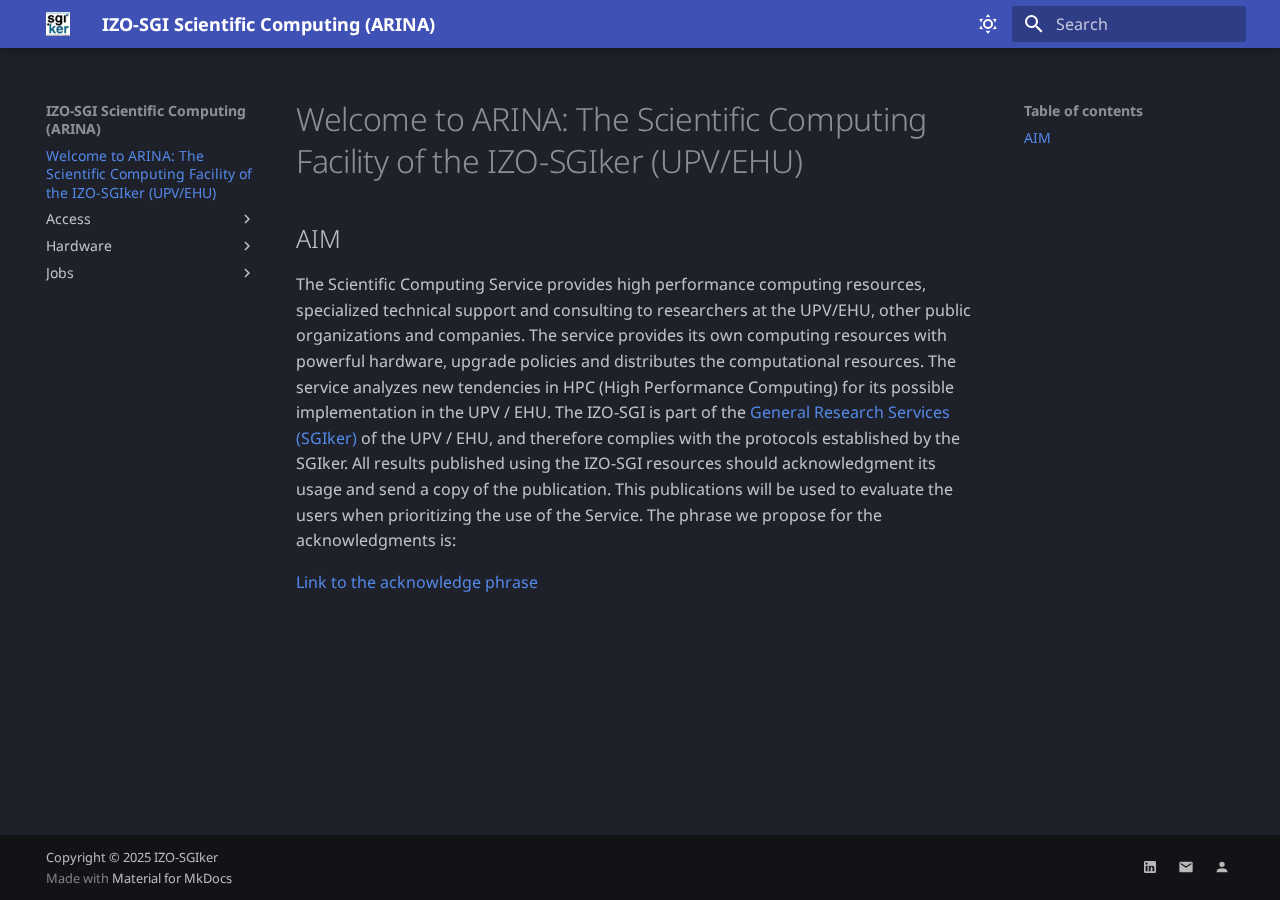
<file: index.html>
<!doctype html>
<html lang="en" class="no-js">
  <head>
    
      <meta charset="utf-8">
      <meta name="viewport" content="width=device-width,initial-scale=1">
      
      
      
        <link rel="canonical" href="https://izosgi.ehu.es/">
      
      
      
        <link rel="next" href="Access/account/">
      
      
      <link rel="icon" href="img/favicon.ico">
      <meta name="generator" content="mkdocs-1.6.1, mkdocs-material-9.6.9">
    
    
      
        <title>IZO-SGI Scientific Computing (ARINA)</title>
      
    
    
      <link rel="stylesheet" href="assets/stylesheets/main.4af4bdda.min.css">
      
        
        <link rel="stylesheet" href="assets/stylesheets/palette.06af60db.min.css">
      
      


    
    
      
    
    
      
        
        
        <link rel="preconnect" href="https://fonts.gstatic.com" crossorigin>
        <link rel="stylesheet" href="https://fonts.googleapis.com/css?family=Noto+Sans:300,300i,400,400i,700,700i%7CRed+Hat+Mono:400,400i,700,700i&display=fallback">
        <style>:root{--md-text-font:"Noto Sans";--md-code-font:"Red Hat Mono"}</style>
      
    
    
      <link rel="stylesheet" href="stylesheets/extra.css">
    
    <script>__md_scope=new URL(".",location),__md_hash=e=>[...e].reduce(((e,_)=>(e<<5)-e+_.charCodeAt(0)),0),__md_get=(e,_=localStorage,t=__md_scope)=>JSON.parse(_.getItem(t.pathname+"."+e)),__md_set=(e,_,t=localStorage,a=__md_scope)=>{try{t.setItem(a.pathname+"."+e,JSON.stringify(_))}catch(e){}}</script>
    
      

    
    
    
  </head>
  
  
    
    
      
    
    
    
    
    <body dir="ltr" data-md-color-scheme="slate" data-md-color-primary="indigo" data-md-color-accent="deep-purple">
  
    
    <input class="md-toggle" data-md-toggle="drawer" type="checkbox" id="__drawer" autocomplete="off">
    <input class="md-toggle" data-md-toggle="search" type="checkbox" id="__search" autocomplete="off">
    <label class="md-overlay" for="__drawer"></label>
    <div data-md-component="skip">
      
        
        <a href="#welcome-to-arina-the-scientific-computing-facility-of-the-izo-sgiker-upvehu" class="md-skip">
          Skip to content
        </a>
      
    </div>
    <div data-md-component="announce">
      
    </div>
    
    
      

  

<header class="md-header md-header--shadow" data-md-component="header">
  <nav class="md-header__inner md-grid" aria-label="Header">
    <a href="." title="IZO-SGI Scientific Computing (ARINA)" class="md-header__button md-logo" aria-label="IZO-SGI Scientific Computing (ARINA)" data-md-component="logo">
      
  <img src="img/sgiker-square.png" alt="logo">

    </a>
    <label class="md-header__button md-icon" for="__drawer">
      
      <svg xmlns="http://www.w3.org/2000/svg" viewBox="0 0 24 24"><path d="M3 6h18v2H3zm0 5h18v2H3zm0 5h18v2H3z"/></svg>
    </label>
    <div class="md-header__title" data-md-component="header-title">
      <div class="md-header__ellipsis">
        <div class="md-header__topic">
          <span class="md-ellipsis">
            IZO-SGI Scientific Computing (ARINA)
          </span>
        </div>
        <div class="md-header__topic" data-md-component="header-topic">
          <span class="md-ellipsis">
            
              Welcome to ARINA: The Scientific Computing Facility of the IZO-SGIker (UPV/EHU)
            
          </span>
        </div>
      </div>
    </div>
    
      
        <form class="md-header__option" data-md-component="palette">
  
    
    
    
    <input class="md-option" data-md-color-media="(prefers-color-scheme: light)" data-md-color-scheme="slate" data-md-color-primary="indigo" data-md-color-accent="deep-purple"  aria-label="Dark mode"  type="radio" name="__palette" id="__palette_0">
    
      <label class="md-header__button md-icon" title="Dark mode" for="__palette_1" hidden>
        <svg xmlns="http://www.w3.org/2000/svg" viewBox="0 0 24 24"><path d="M12 7a5 5 0 0 1 5 5 5 5 0 0 1-5 5 5 5 0 0 1-5-5 5 5 0 0 1 5-5m0 2a3 3 0 0 0-3 3 3 3 0 0 0 3 3 3 3 0 0 0 3-3 3 3 0 0 0-3-3m0-7 2.39 3.42C13.65 5.15 12.84 5 12 5s-1.65.15-2.39.42zM3.34 7l4.16-.35A7.2 7.2 0 0 0 5.94 8.5c-.44.74-.69 1.5-.83 2.29zm.02 10 1.76-3.77a7.131 7.131 0 0 0 2.38 4.14zM20.65 7l-1.77 3.79a7.02 7.02 0 0 0-2.38-4.15zm-.01 10-4.14.36c.59-.51 1.12-1.14 1.54-1.86.42-.73.69-1.5.83-2.29zM12 22l-2.41-3.44c.74.27 1.55.44 2.41.44.82 0 1.63-.17 2.37-.44z"/></svg>
      </label>
    
  
    
    
    
    <input class="md-option" data-md-color-media="(prefers-color-scheme: dark)" data-md-color-scheme="default" data-md-color-primary="light-blue" data-md-color-accent="purple"  aria-label="Light mode"  type="radio" name="__palette" id="__palette_1">
    
      <label class="md-header__button md-icon" title="Light mode" for="__palette_0" hidden>
        <svg xmlns="http://www.w3.org/2000/svg" viewBox="0 0 24 24"><path d="m17.75 4.09-2.53 1.94.91 3.06-2.63-1.81-2.63 1.81.91-3.06-2.53-1.94L12.44 4l1.06-3 1.06 3zm3.5 6.91-1.64 1.25.59 1.98-1.7-1.17-1.7 1.17.59-1.98L15.75 11l2.06-.05L18.5 9l.69 1.95zm-2.28 4.95c.83-.08 1.72 1.1 1.19 1.85-.32.45-.66.87-1.08 1.27C15.17 23 8.84 23 4.94 19.07c-3.91-3.9-3.91-10.24 0-14.14.4-.4.82-.76 1.27-1.08.75-.53 1.93.36 1.85 1.19-.27 2.86.69 5.83 2.89 8.02a9.96 9.96 0 0 0 8.02 2.89m-1.64 2.02a12.08 12.08 0 0 1-7.8-3.47c-2.17-2.19-3.33-5-3.49-7.82-2.81 3.14-2.7 7.96.31 10.98 3.02 3.01 7.84 3.12 10.98.31"/></svg>
      </label>
    
  
</form>
      
    
    
      <script>var palette=__md_get("__palette");if(palette&&palette.color){if("(prefers-color-scheme)"===palette.color.media){var media=matchMedia("(prefers-color-scheme: light)"),input=document.querySelector(media.matches?"[data-md-color-media='(prefers-color-scheme: light)']":"[data-md-color-media='(prefers-color-scheme: dark)']");palette.color.media=input.getAttribute("data-md-color-media"),palette.color.scheme=input.getAttribute("data-md-color-scheme"),palette.color.primary=input.getAttribute("data-md-color-primary"),palette.color.accent=input.getAttribute("data-md-color-accent")}for(var[key,value]of Object.entries(palette.color))document.body.setAttribute("data-md-color-"+key,value)}</script>
    
    
    
      <label class="md-header__button md-icon" for="__search">
        
        <svg xmlns="http://www.w3.org/2000/svg" viewBox="0 0 24 24"><path d="M9.5 3A6.5 6.5 0 0 1 16 9.5c0 1.61-.59 3.09-1.56 4.23l.27.27h.79l5 5-1.5 1.5-5-5v-.79l-.27-.27A6.52 6.52 0 0 1 9.5 16 6.5 6.5 0 0 1 3 9.5 6.5 6.5 0 0 1 9.5 3m0 2C7 5 5 7 5 9.5S7 14 9.5 14 14 12 14 9.5 12 5 9.5 5"/></svg>
      </label>
      <div class="md-search" data-md-component="search" role="dialog">
  <label class="md-search__overlay" for="__search"></label>
  <div class="md-search__inner" role="search">
    <form class="md-search__form" name="search">
      <input type="text" class="md-search__input" name="query" aria-label="Search" placeholder="Search" autocapitalize="off" autocorrect="off" autocomplete="off" spellcheck="false" data-md-component="search-query" required>
      <label class="md-search__icon md-icon" for="__search">
        
        <svg xmlns="http://www.w3.org/2000/svg" viewBox="0 0 24 24"><path d="M9.5 3A6.5 6.5 0 0 1 16 9.5c0 1.61-.59 3.09-1.56 4.23l.27.27h.79l5 5-1.5 1.5-5-5v-.79l-.27-.27A6.52 6.52 0 0 1 9.5 16 6.5 6.5 0 0 1 3 9.5 6.5 6.5 0 0 1 9.5 3m0 2C7 5 5 7 5 9.5S7 14 9.5 14 14 12 14 9.5 12 5 9.5 5"/></svg>
        
        <svg xmlns="http://www.w3.org/2000/svg" viewBox="0 0 24 24"><path d="M20 11v2H8l5.5 5.5-1.42 1.42L4.16 12l7.92-7.92L13.5 5.5 8 11z"/></svg>
      </label>
      <nav class="md-search__options" aria-label="Search">
        
        <button type="reset" class="md-search__icon md-icon" title="Clear" aria-label="Clear" tabindex="-1">
          
          <svg xmlns="http://www.w3.org/2000/svg" viewBox="0 0 24 24"><path d="M19 6.41 17.59 5 12 10.59 6.41 5 5 6.41 10.59 12 5 17.59 6.41 19 12 13.41 17.59 19 19 17.59 13.41 12z"/></svg>
        </button>
      </nav>
      
    </form>
    <div class="md-search__output">
      <div class="md-search__scrollwrap" tabindex="0" data-md-scrollfix>
        <div class="md-search-result" data-md-component="search-result">
          <div class="md-search-result__meta">
            Initializing search
          </div>
          <ol class="md-search-result__list" role="presentation"></ol>
        </div>
      </div>
    </div>
  </div>
</div>
    
    
  </nav>
  
</header>
    
    <div class="md-container" data-md-component="container">
      
      
        
          
        
      
      <main class="md-main" data-md-component="main">
        <div class="md-main__inner md-grid">
          
            
              
              <div class="md-sidebar md-sidebar--primary" data-md-component="sidebar" data-md-type="navigation" >
                <div class="md-sidebar__scrollwrap">
                  <div class="md-sidebar__inner">
                    



<nav class="md-nav md-nav--primary" aria-label="Navigation" data-md-level="0">
  <label class="md-nav__title" for="__drawer">
    <a href="." title="IZO-SGI Scientific Computing (ARINA)" class="md-nav__button md-logo" aria-label="IZO-SGI Scientific Computing (ARINA)" data-md-component="logo">
      
  <img src="img/sgiker-square.png" alt="logo">

    </a>
    IZO-SGI Scientific Computing (ARINA)
  </label>
  
  <ul class="md-nav__list" data-md-scrollfix>
    
      
      
  
  
    
  
  
  
    <li class="md-nav__item md-nav__item--active">
      
      <input class="md-nav__toggle md-toggle" type="checkbox" id="__toc">
      
      
        
      
      
        <label class="md-nav__link md-nav__link--active" for="__toc">
          
  
  <span class="md-ellipsis">
    Welcome to ARINA: The Scientific Computing Facility of the IZO-SGIker (UPV/EHU)
    
  </span>
  

          <span class="md-nav__icon md-icon"></span>
        </label>
      
      <a href="." class="md-nav__link md-nav__link--active">
        
  
  <span class="md-ellipsis">
    Welcome to ARINA: The Scientific Computing Facility of the IZO-SGIker (UPV/EHU)
    
  </span>
  

      </a>
      
        

<nav class="md-nav md-nav--secondary" aria-label="Table of contents">
  
  
  
    
  
  
    <label class="md-nav__title" for="__toc">
      <span class="md-nav__icon md-icon"></span>
      Table of contents
    </label>
    <ul class="md-nav__list" data-md-component="toc" data-md-scrollfix>
      
        <li class="md-nav__item">
  <a href="#aim" class="md-nav__link">
    <span class="md-ellipsis">
      AIM
    </span>
  </a>
  
</li>
      
    </ul>
  
</nav>
      
    </li>
  

    
      
      
  
  
  
  
    
    
    
    
    <li class="md-nav__item md-nav__item--nested">
      
        
        
        <input class="md-nav__toggle md-toggle " type="checkbox" id="__nav_2" >
        
          
          <label class="md-nav__link" for="__nav_2" id="__nav_2_label" tabindex="0">
            
  
  <span class="md-ellipsis">
    Access
    
  </span>
  

            <span class="md-nav__icon md-icon"></span>
          </label>
        
        <nav class="md-nav" data-md-level="1" aria-labelledby="__nav_2_label" aria-expanded="false">
          <label class="md-nav__title" for="__nav_2">
            <span class="md-nav__icon md-icon"></span>
            Access
          </label>
          <ul class="md-nav__list" data-md-scrollfix>
            
              
                
  
  
  
  
    <li class="md-nav__item">
      <a href="Access/account/" class="md-nav__link">
        
  
  <span class="md-ellipsis">
    ARINA accounts
    
  </span>
  

      </a>
    </li>
  

              
            
              
                
  
  
  
  
    <li class="md-nav__item">
      <a href="Access/connect/" class="md-nav__link">
        
  
  <span class="md-ellipsis">
    Connection
    
  </span>
  

      </a>
    </li>
  

              
            
          </ul>
        </nav>
      
    </li>
  

    
      
      
  
  
  
  
    
    
    
    
    <li class="md-nav__item md-nav__item--nested">
      
        
        
        <input class="md-nav__toggle md-toggle " type="checkbox" id="__nav_3" >
        
          
          <label class="md-nav__link" for="__nav_3" id="__nav_3_label" tabindex="0">
            
  
  <span class="md-ellipsis">
    Hardware
    
  </span>
  

            <span class="md-nav__icon md-icon"></span>
          </label>
        
        <nav class="md-nav" data-md-level="1" aria-labelledby="__nav_3_label" aria-expanded="false">
          <label class="md-nav__title" for="__nav_3">
            <span class="md-nav__icon md-icon"></span>
            Hardware
          </label>
          <ul class="md-nav__list" data-md-scrollfix>
            
              
                
  
  
  
  
    <li class="md-nav__item">
      <a href="Hardware/filesystems/" class="md-nav__link">
        
  
  <span class="md-ellipsis">
    File Systems
    
  </span>
  

      </a>
    </li>
  

              
            
              
                
  
  
  
  
    <li class="md-nav__item">
      <a href="Hardware/network/" class="md-nav__link">
        
  
  <span class="md-ellipsis">
    Network / Connectivity
    
  </span>
  

      </a>
    </li>
  

              
            
              
                
  
  
  
  
    <li class="md-nav__item">
      <a href="Hardware/nodes/" class="md-nav__link">
        
  
  <span class="md-ellipsis">
    Compute Nodes and Specialized Nodes
    
  </span>
  

      </a>
    </li>
  

              
            
              
                
  
  
  
  
    <li class="md-nav__item">
      <a href="Hardware/resources/" class="md-nav__link">
        
  
  <span class="md-ellipsis">
    Overview
    
  </span>
  

      </a>
    </li>
  

              
            
          </ul>
        </nav>
      
    </li>
  

    
      
      
  
  
  
  
    
    
    
    
    <li class="md-nav__item md-nav__item--nested">
      
        
        
        <input class="md-nav__toggle md-toggle " type="checkbox" id="__nav_4" >
        
          
          <label class="md-nav__link" for="__nav_4" id="__nav_4_label" tabindex="0">
            
  
  <span class="md-ellipsis">
    Jobs
    
  </span>
  

            <span class="md-nav__icon md-icon"></span>
          </label>
        
        <nav class="md-nav" data-md-level="1" aria-labelledby="__nav_4_label" aria-expanded="false">
          <label class="md-nav__title" for="__nav_4">
            <span class="md-nav__icon md-icon"></span>
            Jobs
          </label>
          <ul class="md-nav__list" data-md-scrollfix>
            
              
                
  
  
  
  
    <li class="md-nav__item">
      <a href="Jobs/modules/" class="md-nav__link">
        
  
  <span class="md-ellipsis">
    Software manager: Modules
    
  </span>
  

      </a>
    </li>
  

              
            
          </ul>
        </nav>
      
    </li>
  

    
  </ul>
</nav>
                  </div>
                </div>
              </div>
            
            
              
              <div class="md-sidebar md-sidebar--secondary" data-md-component="sidebar" data-md-type="toc" >
                <div class="md-sidebar__scrollwrap">
                  <div class="md-sidebar__inner">
                    

<nav class="md-nav md-nav--secondary" aria-label="Table of contents">
  
  
  
    
  
  
    <label class="md-nav__title" for="__toc">
      <span class="md-nav__icon md-icon"></span>
      Table of contents
    </label>
    <ul class="md-nav__list" data-md-component="toc" data-md-scrollfix>
      
        <li class="md-nav__item">
  <a href="#aim" class="md-nav__link">
    <span class="md-ellipsis">
      AIM
    </span>
  </a>
  
</li>
      
    </ul>
  
</nav>
                  </div>
                </div>
              </div>
            
          
          
            <div class="md-content" data-md-component="content">
              <article class="md-content__inner md-typeset">
                
                  



<h1 id="welcome-to-arina-the-scientific-computing-facility-of-the-izo-sgiker-upvehu">Welcome to ARINA:  The Scientific Computing Facility of the IZO-SGIker (UPV/EHU)</h1>
<h2 id="aim">AIM</h2>
<p>The Scientific Computing Service provides high performance computing resources, specialized technical support and consulting to researchers at the UPV/EHU, other public organizations and companies. The service provides its own computing resources with powerful hardware, upgrade policies and distributes the computational resources. The service analyzes new tendencies in HPC (High Performance Computing) for its possible implementation in the UPV / EHU. The IZO-SGI is part of the <a href="http://www.ehu.es/sgiker" target="_blank">General Research Services (SGIker)</a> of the UPV / EHU, and therefore complies with the protocols established by the SGIker. All results published using the IZO-SGI resources should acknowledgment its usage and send a copy of the publication. This publications will be used to evaluate the users when prioritizing the use of the Service. The phrase we propose for the acknowledgments is:</p>
<p><a href="https://www.ehu.eus/documents/2458249/2653628/TEXTO+DE+AGRADECIMIENTOS+A+SGIKER+TRILINGUE.pdf/a4ccf8c4-dc67-48c7-b5ef-ac0bf588003c" target="_blank">Link to the acknowledge phrase</a></p>












                
              </article>
            </div>
          
          
<script>var target=document.getElementById(location.hash.slice(1));target&&target.name&&(target.checked=target.name.startsWith("__tabbed_"))</script>
        </div>
        
      </main>
      
        <footer class="md-footer">
  
  <div class="md-footer-meta md-typeset">
    <div class="md-footer-meta__inner md-grid">
      <div class="md-copyright">
  
    <div class="md-copyright__highlight">
      Copyright &copy; 2025 IZO-SGIker
    </div>
  
  
    Made with
    <a href="https://squidfunk.github.io/mkdocs-material/" target="_blank" rel="noopener">
      Material for MkDocs
    </a>
  
</div>
      
        <div class="md-social">
  
    
    
    
    
      
      
    
    <a href="https://linkedin.com/in/" target="_blank" rel="noopener" title="linkedin.com" class="md-social__link">
      <svg xmlns="http://www.w3.org/2000/svg" viewBox="0 0 24 24"><path d="M19 3a2 2 0 0 1 2 2v14a2 2 0 0 1-2 2H5a2 2 0 0 1-2-2V5a2 2 0 0 1 2-2zm-.5 15.5v-5.3a3.26 3.26 0 0 0-3.26-3.26c-.85 0-1.84.52-2.32 1.3v-1.11h-2.79v8.37h2.79v-4.93c0-.77.62-1.4 1.39-1.4a1.4 1.4 0 0 1 1.4 1.4v4.93zM6.88 8.56a1.68 1.68 0 0 0 1.68-1.68c0-.93-.75-1.69-1.68-1.69a1.69 1.69 0 0 0-1.69 1.69c0 .93.76 1.68 1.69 1.68m1.39 9.94v-8.37H5.5v8.37z"/></svg>
    </a>
  
    
    
    
    
    <a href="" target="_blank" rel="noopener" title="" class="md-social__link">
      <svg xmlns="http://www.w3.org/2000/svg" viewBox="0 0 24 24"><path d="m20 8-8 5-8-5V6l8 5 8-5m0-2H4c-1.11 0-2 .89-2 2v12a2 2 0 0 0 2 2h16a2 2 0 0 0 2-2V6a2 2 0 0 0-2-2"/></svg>
    </a>
  
    
    
    
    
      
      
    
    <a href="http://www.ehu.eus/sgi/CUENTA" target="_blank" rel="noopener" title="www.ehu.eus" class="md-social__link">
      <svg xmlns="http://www.w3.org/2000/svg" viewBox="0 0 24 24"><path d="M12 4a4 4 0 0 1 4 4 4 4 0 0 1-4 4 4 4 0 0 1-4-4 4 4 0 0 1 4-4m0 10c4.42 0 8 1.79 8 4v2H4v-2c0-2.21 3.58-4 8-4"/></svg>
    </a>
  
</div>
      
    </div>
  </div>
</footer>
      
    </div>
    <div class="md-dialog" data-md-component="dialog">
      <div class="md-dialog__inner md-typeset"></div>
    </div>
    
    
    <script id="__config" type="application/json">{"base": ".", "features": [], "search": "assets/javascripts/workers/search.f8cc74c7.min.js", "translations": {"clipboard.copied": "Copied to clipboard", "clipboard.copy": "Copy to clipboard", "search.result.more.one": "1 more on this page", "search.result.more.other": "# more on this page", "search.result.none": "No matching documents", "search.result.one": "1 matching document", "search.result.other": "# matching documents", "search.result.placeholder": "Type to start searching", "search.result.term.missing": "Missing", "select.version": "Select version"}}</script>
    
    
      <script src="assets/javascripts/bundle.c8b220af.min.js"></script>
      
    
  </body>
</html>
</file>
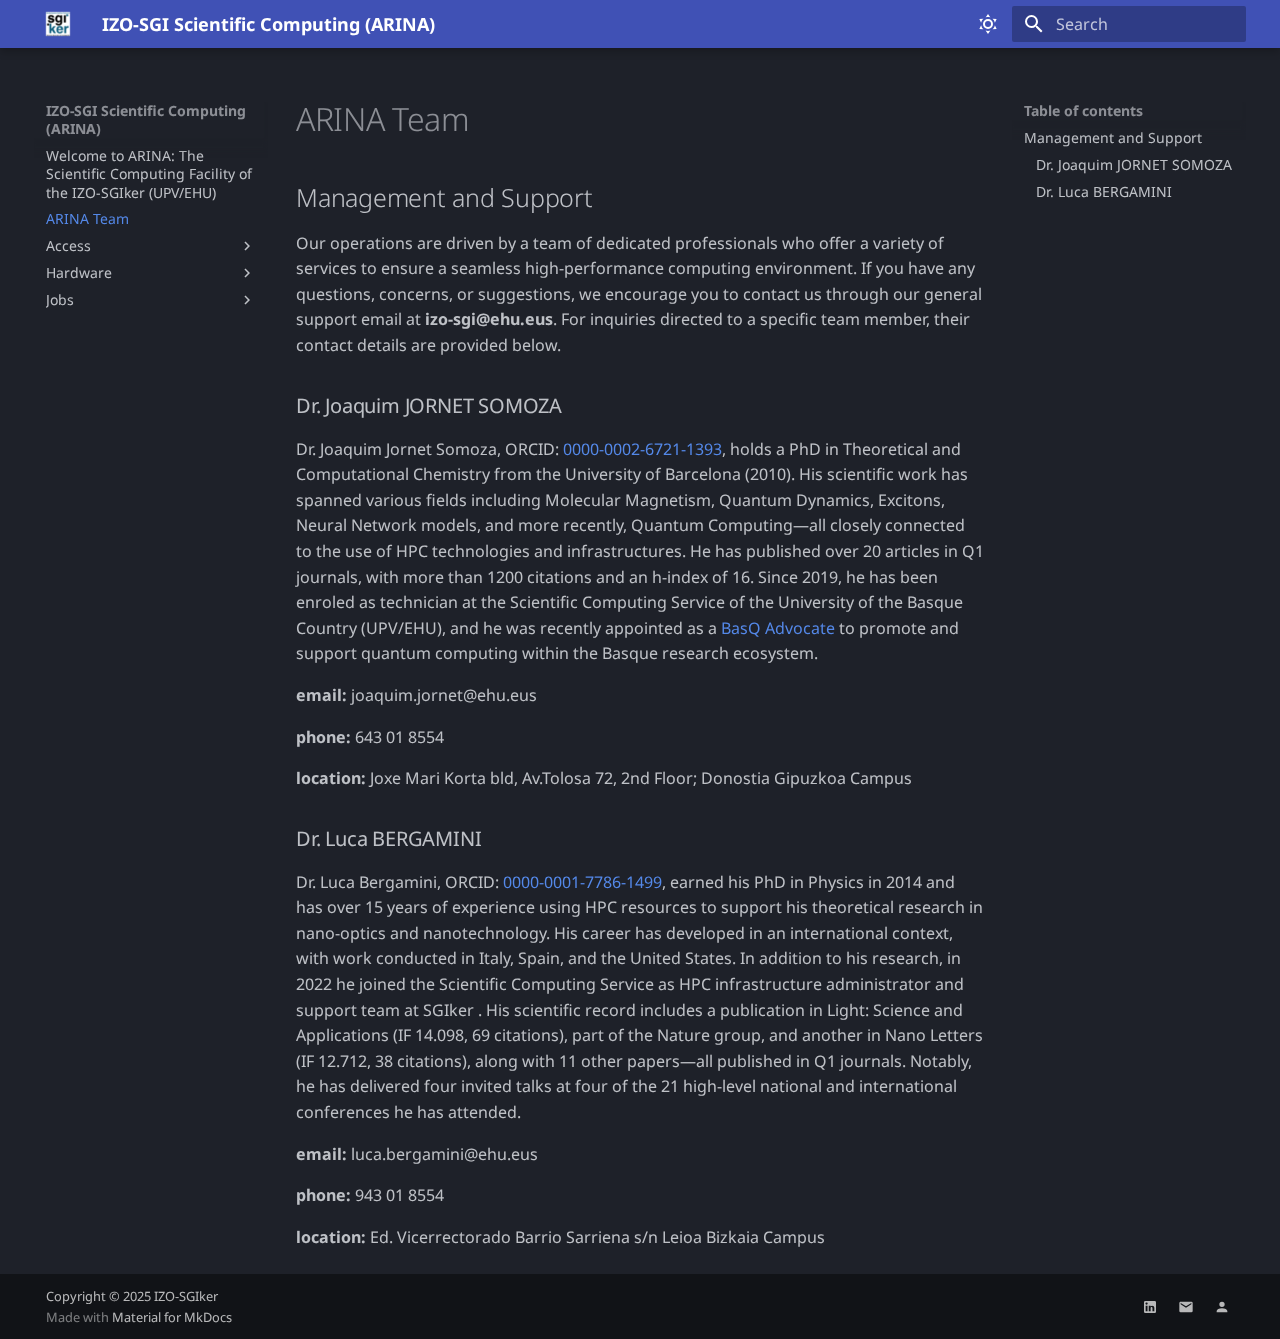
<file: contact/index.html>
<!doctype html>
<html lang="en" class="no-js">
  <head>
    
      <meta charset="utf-8">
      <meta name="viewport" content="width=device-width,initial-scale=1">
      
      
      
        <link rel="canonical" href="https://izosgi.ehu.es/contact/">
      
      
        <link rel="prev" href="..">
      
      
        <link rel="next" href="../Access/account/">
      
      
      <link rel="icon" href="../img/favicon.ico">
      <meta name="generator" content="mkdocs-1.6.1, mkdocs-material-9.6.15">
    
    
      
        <title>ARINA Team - IZO-SGI Scientific Computing (ARINA)</title>
      
    
    
      <link rel="stylesheet" href="../assets/stylesheets/main.342714a4.min.css">
      
        
        <link rel="stylesheet" href="../assets/stylesheets/palette.06af60db.min.css">
      
      


    
    
      
    
    
      
        
        
        <link rel="preconnect" href="https://fonts.gstatic.com" crossorigin>
        <link rel="stylesheet" href="https://fonts.googleapis.com/css?family=Noto+Sans:300,300i,400,400i,700,700i%7CRed+Hat+Mono:400,400i,700,700i&display=fallback">
        <style>:root{--md-text-font:"Noto Sans";--md-code-font:"Red Hat Mono"}</style>
      
    
    
      <link rel="stylesheet" href="../stylesheets/extra.css">
    
    <script>__md_scope=new URL("..",location),__md_hash=e=>[...e].reduce(((e,_)=>(e<<5)-e+_.charCodeAt(0)),0),__md_get=(e,_=localStorage,t=__md_scope)=>JSON.parse(_.getItem(t.pathname+"."+e)),__md_set=(e,_,t=localStorage,a=__md_scope)=>{try{t.setItem(a.pathname+"."+e,JSON.stringify(_))}catch(e){}}</script>
    
      

    
    
    
  </head>
  
  
    
    
      
    
    
    
    
    <body dir="ltr" data-md-color-scheme="slate" data-md-color-primary="indigo" data-md-color-accent="deep-purple">
  
    
    <input class="md-toggle" data-md-toggle="drawer" type="checkbox" id="__drawer" autocomplete="off">
    <input class="md-toggle" data-md-toggle="search" type="checkbox" id="__search" autocomplete="off">
    <label class="md-overlay" for="__drawer"></label>
    <div data-md-component="skip">
      
        
        <a href="#arina-team" class="md-skip">
          Skip to content
        </a>
      
    </div>
    <div data-md-component="announce">
      
    </div>
    
    
      

  

<header class="md-header md-header--shadow" data-md-component="header">
  <nav class="md-header__inner md-grid" aria-label="Header">
    <a href=".." title="IZO-SGI Scientific Computing (ARINA)" class="md-header__button md-logo" aria-label="IZO-SGI Scientific Computing (ARINA)" data-md-component="logo">
      
  <img src="../img/sgiker-square.png" alt="logo">

    </a>
    <label class="md-header__button md-icon" for="__drawer">
      
      <svg xmlns="http://www.w3.org/2000/svg" viewBox="0 0 24 24"><path d="M3 6h18v2H3zm0 5h18v2H3zm0 5h18v2H3z"/></svg>
    </label>
    <div class="md-header__title" data-md-component="header-title">
      <div class="md-header__ellipsis">
        <div class="md-header__topic">
          <span class="md-ellipsis">
            IZO-SGI Scientific Computing (ARINA)
          </span>
        </div>
        <div class="md-header__topic" data-md-component="header-topic">
          <span class="md-ellipsis">
            
              ARINA Team
            
          </span>
        </div>
      </div>
    </div>
    
      
        <form class="md-header__option" data-md-component="palette">
  
    
    
    
    <input class="md-option" data-md-color-media="(prefers-color-scheme: light)" data-md-color-scheme="slate" data-md-color-primary="indigo" data-md-color-accent="deep-purple"  aria-label="Dark mode"  type="radio" name="__palette" id="__palette_0">
    
      <label class="md-header__button md-icon" title="Dark mode" for="__palette_1" hidden>
        <svg xmlns="http://www.w3.org/2000/svg" viewBox="0 0 24 24"><path d="M12 7a5 5 0 0 1 5 5 5 5 0 0 1-5 5 5 5 0 0 1-5-5 5 5 0 0 1 5-5m0 2a3 3 0 0 0-3 3 3 3 0 0 0 3 3 3 3 0 0 0 3-3 3 3 0 0 0-3-3m0-7 2.39 3.42C13.65 5.15 12.84 5 12 5s-1.65.15-2.39.42zM3.34 7l4.16-.35A7.2 7.2 0 0 0 5.94 8.5c-.44.74-.69 1.5-.83 2.29zm.02 10 1.76-3.77a7.131 7.131 0 0 0 2.38 4.14zM20.65 7l-1.77 3.79a7.02 7.02 0 0 0-2.38-4.15zm-.01 10-4.14.36c.59-.51 1.12-1.14 1.54-1.86.42-.73.69-1.5.83-2.29zM12 22l-2.41-3.44c.74.27 1.55.44 2.41.44.82 0 1.63-.17 2.37-.44z"/></svg>
      </label>
    
  
    
    
    
    <input class="md-option" data-md-color-media="(prefers-color-scheme: dark)" data-md-color-scheme="default" data-md-color-primary="light-blue" data-md-color-accent="purple"  aria-label="Light mode"  type="radio" name="__palette" id="__palette_1">
    
      <label class="md-header__button md-icon" title="Light mode" for="__palette_0" hidden>
        <svg xmlns="http://www.w3.org/2000/svg" viewBox="0 0 24 24"><path d="m17.75 4.09-2.53 1.94.91 3.06-2.63-1.81-2.63 1.81.91-3.06-2.53-1.94L12.44 4l1.06-3 1.06 3zm3.5 6.91-1.64 1.25.59 1.98-1.7-1.17-1.7 1.17.59-1.98L15.75 11l2.06-.05L18.5 9l.69 1.95zm-2.28 4.95c.83-.08 1.72 1.1 1.19 1.85-.32.45-.66.87-1.08 1.27C15.17 23 8.84 23 4.94 19.07c-3.91-3.9-3.91-10.24 0-14.14.4-.4.82-.76 1.27-1.08.75-.53 1.93.36 1.85 1.19-.27 2.86.69 5.83 2.89 8.02a9.96 9.96 0 0 0 8.02 2.89m-1.64 2.02a12.08 12.08 0 0 1-7.8-3.47c-2.17-2.19-3.33-5-3.49-7.82-2.81 3.14-2.7 7.96.31 10.98 3.02 3.01 7.84 3.12 10.98.31"/></svg>
      </label>
    
  
</form>
      
    
    
      <script>var palette=__md_get("__palette");if(palette&&palette.color){if("(prefers-color-scheme)"===palette.color.media){var media=matchMedia("(prefers-color-scheme: light)"),input=document.querySelector(media.matches?"[data-md-color-media='(prefers-color-scheme: light)']":"[data-md-color-media='(prefers-color-scheme: dark)']");palette.color.media=input.getAttribute("data-md-color-media"),palette.color.scheme=input.getAttribute("data-md-color-scheme"),palette.color.primary=input.getAttribute("data-md-color-primary"),palette.color.accent=input.getAttribute("data-md-color-accent")}for(var[key,value]of Object.entries(palette.color))document.body.setAttribute("data-md-color-"+key,value)}</script>
    
    
    
      
      
        <label class="md-header__button md-icon" for="__search">
          
          <svg xmlns="http://www.w3.org/2000/svg" viewBox="0 0 24 24"><path d="M9.5 3A6.5 6.5 0 0 1 16 9.5c0 1.61-.59 3.09-1.56 4.23l.27.27h.79l5 5-1.5 1.5-5-5v-.79l-.27-.27A6.52 6.52 0 0 1 9.5 16 6.5 6.5 0 0 1 3 9.5 6.5 6.5 0 0 1 9.5 3m0 2C7 5 5 7 5 9.5S7 14 9.5 14 14 12 14 9.5 12 5 9.5 5"/></svg>
        </label>
        <div class="md-search" data-md-component="search" role="dialog">
  <label class="md-search__overlay" for="__search"></label>
  <div class="md-search__inner" role="search">
    <form class="md-search__form" name="search">
      <input type="text" class="md-search__input" name="query" aria-label="Search" placeholder="Search" autocapitalize="off" autocorrect="off" autocomplete="off" spellcheck="false" data-md-component="search-query" required>
      <label class="md-search__icon md-icon" for="__search">
        
        <svg xmlns="http://www.w3.org/2000/svg" viewBox="0 0 24 24"><path d="M9.5 3A6.5 6.5 0 0 1 16 9.5c0 1.61-.59 3.09-1.56 4.23l.27.27h.79l5 5-1.5 1.5-5-5v-.79l-.27-.27A6.52 6.52 0 0 1 9.5 16 6.5 6.5 0 0 1 3 9.5 6.5 6.5 0 0 1 9.5 3m0 2C7 5 5 7 5 9.5S7 14 9.5 14 14 12 14 9.5 12 5 9.5 5"/></svg>
        
        <svg xmlns="http://www.w3.org/2000/svg" viewBox="0 0 24 24"><path d="M20 11v2H8l5.5 5.5-1.42 1.42L4.16 12l7.92-7.92L13.5 5.5 8 11z"/></svg>
      </label>
      <nav class="md-search__options" aria-label="Search">
        
        <button type="reset" class="md-search__icon md-icon" title="Clear" aria-label="Clear" tabindex="-1">
          
          <svg xmlns="http://www.w3.org/2000/svg" viewBox="0 0 24 24"><path d="M19 6.41 17.59 5 12 10.59 6.41 5 5 6.41 10.59 12 5 17.59 6.41 19 12 13.41 17.59 19 19 17.59 13.41 12z"/></svg>
        </button>
      </nav>
      
    </form>
    <div class="md-search__output">
      <div class="md-search__scrollwrap" tabindex="0" data-md-scrollfix>
        <div class="md-search-result" data-md-component="search-result">
          <div class="md-search-result__meta">
            Initializing search
          </div>
          <ol class="md-search-result__list" role="presentation"></ol>
        </div>
      </div>
    </div>
  </div>
</div>
      
    
    
  </nav>
  
</header>
    
    <div class="md-container" data-md-component="container">
      
      
        
          
        
      
      <main class="md-main" data-md-component="main">
        <div class="md-main__inner md-grid">
          
            
              
              <div class="md-sidebar md-sidebar--primary" data-md-component="sidebar" data-md-type="navigation" >
                <div class="md-sidebar__scrollwrap">
                  <div class="md-sidebar__inner">
                    



<nav class="md-nav md-nav--primary" aria-label="Navigation" data-md-level="0">
  <label class="md-nav__title" for="__drawer">
    <a href=".." title="IZO-SGI Scientific Computing (ARINA)" class="md-nav__button md-logo" aria-label="IZO-SGI Scientific Computing (ARINA)" data-md-component="logo">
      
  <img src="../img/sgiker-square.png" alt="logo">

    </a>
    IZO-SGI Scientific Computing (ARINA)
  </label>
  
  <ul class="md-nav__list" data-md-scrollfix>
    
      
      
  
  
  
  
    <li class="md-nav__item">
      <a href=".." class="md-nav__link">
        
  
  
  <span class="md-ellipsis">
    Welcome to ARINA: The Scientific Computing Facility of the IZO-SGIker (UPV/EHU)
    
  </span>
  

      </a>
    </li>
  

    
      
      
  
  
    
  
  
  
    <li class="md-nav__item md-nav__item--active">
      
      <input class="md-nav__toggle md-toggle" type="checkbox" id="__toc">
      
      
        
      
      
        <label class="md-nav__link md-nav__link--active" for="__toc">
          
  
  
  <span class="md-ellipsis">
    ARINA Team
    
  </span>
  

          <span class="md-nav__icon md-icon"></span>
        </label>
      
      <a href="./" class="md-nav__link md-nav__link--active">
        
  
  
  <span class="md-ellipsis">
    ARINA Team
    
  </span>
  

      </a>
      
        

<nav class="md-nav md-nav--secondary" aria-label="Table of contents">
  
  
  
    
  
  
    <label class="md-nav__title" for="__toc">
      <span class="md-nav__icon md-icon"></span>
      Table of contents
    </label>
    <ul class="md-nav__list" data-md-component="toc" data-md-scrollfix>
      
        <li class="md-nav__item">
  <a href="#management-and-support" class="md-nav__link">
    <span class="md-ellipsis">
      Management and Support
    </span>
  </a>
  
    <nav class="md-nav" aria-label="Management and Support">
      <ul class="md-nav__list">
        
          <li class="md-nav__item">
  <a href="#dr-joaquim-jornet-somoza" class="md-nav__link">
    <span class="md-ellipsis">
      Dr. Joaquim JORNET SOMOZA
    </span>
  </a>
  
</li>
        
          <li class="md-nav__item">
  <a href="#dr-luca-bergamini" class="md-nav__link">
    <span class="md-ellipsis">
      Dr. Luca BERGAMINI
    </span>
  </a>
  
</li>
        
      </ul>
    </nav>
  
</li>
      
    </ul>
  
</nav>
      
    </li>
  

    
      
      
  
  
  
  
    
    
    
    
    
    <li class="md-nav__item md-nav__item--nested">
      
        
        
        <input class="md-nav__toggle md-toggle " type="checkbox" id="__nav_3" >
        
          
          <label class="md-nav__link" for="__nav_3" id="__nav_3_label" tabindex="0">
            
  
  
  <span class="md-ellipsis">
    Access
    
  </span>
  

            <span class="md-nav__icon md-icon"></span>
          </label>
        
        <nav class="md-nav" data-md-level="1" aria-labelledby="__nav_3_label" aria-expanded="false">
          <label class="md-nav__title" for="__nav_3">
            <span class="md-nav__icon md-icon"></span>
            Access
          </label>
          <ul class="md-nav__list" data-md-scrollfix>
            
              
                
  
  
  
  
    <li class="md-nav__item">
      <a href="../Access/account/" class="md-nav__link">
        
  
  
  <span class="md-ellipsis">
    ARINA accounts
    
  </span>
  

      </a>
    </li>
  

              
            
              
                
  
  
  
  
    <li class="md-nav__item">
      <a href="../Access/connect/" class="md-nav__link">
        
  
  
  <span class="md-ellipsis">
    Connection
    
  </span>
  

      </a>
    </li>
  

              
            
          </ul>
        </nav>
      
    </li>
  

    
      
      
  
  
  
  
    
    
    
    
    
    <li class="md-nav__item md-nav__item--nested">
      
        
        
        <input class="md-nav__toggle md-toggle " type="checkbox" id="__nav_4" >
        
          
          <label class="md-nav__link" for="__nav_4" id="__nav_4_label" tabindex="0">
            
  
  
  <span class="md-ellipsis">
    Hardware
    
  </span>
  

            <span class="md-nav__icon md-icon"></span>
          </label>
        
        <nav class="md-nav" data-md-level="1" aria-labelledby="__nav_4_label" aria-expanded="false">
          <label class="md-nav__title" for="__nav_4">
            <span class="md-nav__icon md-icon"></span>
            Hardware
          </label>
          <ul class="md-nav__list" data-md-scrollfix>
            
              
                
  
  
  
  
    <li class="md-nav__item">
      <a href="../Hardware/filesystems/" class="md-nav__link">
        
  
  
  <span class="md-ellipsis">
    File Systems
    
  </span>
  

      </a>
    </li>
  

              
            
              
                
  
  
  
  
    <li class="md-nav__item">
      <a href="../Hardware/network/" class="md-nav__link">
        
  
  
  <span class="md-ellipsis">
    Network / Connectivity
    
  </span>
  

      </a>
    </li>
  

              
            
              
                
  
  
  
  
    <li class="md-nav__item">
      <a href="../Hardware/nodes/" class="md-nav__link">
        
  
  
  <span class="md-ellipsis">
    Compute Nodes and Specialized Nodes
    
  </span>
  

      </a>
    </li>
  

              
            
              
                
  
  
  
  
    <li class="md-nav__item">
      <a href="../Hardware/resources/" class="md-nav__link">
        
  
  
  <span class="md-ellipsis">
    Overview
    
  </span>
  

      </a>
    </li>
  

              
            
          </ul>
        </nav>
      
    </li>
  

    
      
      
  
  
  
  
    
    
    
    
    
    <li class="md-nav__item md-nav__item--nested">
      
        
        
        <input class="md-nav__toggle md-toggle " type="checkbox" id="__nav_5" >
        
          
          <label class="md-nav__link" for="__nav_5" id="__nav_5_label" tabindex="0">
            
  
  
  <span class="md-ellipsis">
    Jobs
    
  </span>
  

            <span class="md-nav__icon md-icon"></span>
          </label>
        
        <nav class="md-nav" data-md-level="1" aria-labelledby="__nav_5_label" aria-expanded="false">
          <label class="md-nav__title" for="__nav_5">
            <span class="md-nav__icon md-icon"></span>
            Jobs
          </label>
          <ul class="md-nav__list" data-md-scrollfix>
            
              
                
  
  
  
  
    <li class="md-nav__item">
      <a href="../Jobs/modules/" class="md-nav__link">
        
  
  
  <span class="md-ellipsis">
    Software manager: Modules (LMOD)
    
  </span>
  

      </a>
    </li>
  

              
            
          </ul>
        </nav>
      
    </li>
  

    
  </ul>
</nav>
                  </div>
                </div>
              </div>
            
            
              
              <div class="md-sidebar md-sidebar--secondary" data-md-component="sidebar" data-md-type="toc" >
                <div class="md-sidebar__scrollwrap">
                  <div class="md-sidebar__inner">
                    

<nav class="md-nav md-nav--secondary" aria-label="Table of contents">
  
  
  
    
  
  
    <label class="md-nav__title" for="__toc">
      <span class="md-nav__icon md-icon"></span>
      Table of contents
    </label>
    <ul class="md-nav__list" data-md-component="toc" data-md-scrollfix>
      
        <li class="md-nav__item">
  <a href="#management-and-support" class="md-nav__link">
    <span class="md-ellipsis">
      Management and Support
    </span>
  </a>
  
    <nav class="md-nav" aria-label="Management and Support">
      <ul class="md-nav__list">
        
          <li class="md-nav__item">
  <a href="#dr-joaquim-jornet-somoza" class="md-nav__link">
    <span class="md-ellipsis">
      Dr. Joaquim JORNET SOMOZA
    </span>
  </a>
  
</li>
        
          <li class="md-nav__item">
  <a href="#dr-luca-bergamini" class="md-nav__link">
    <span class="md-ellipsis">
      Dr. Luca BERGAMINI
    </span>
  </a>
  
</li>
        
      </ul>
    </nav>
  
</li>
      
    </ul>
  
</nav>
                  </div>
                </div>
              </div>
            
          
          
            <div class="md-content" data-md-component="content">
              <article class="md-content__inner md-typeset">
                
                  



<h1 id="arina-team">ARINA Team</h1>
<h2 id="management-and-support">Management and Support</h2>
<p>Our operations are driven by a team of dedicated professionals who offer a variety of services to ensure a seamless high-performance computing environment. If you have any questions, concerns, or suggestions, we encourage you to contact us through our general support email at <strong>izo-sgi@ehu.eus</strong>. For inquiries directed to a specific team member, their contact details are provided below.</p>
<h3 id="dr-joaquim-jornet-somoza">Dr. Joaquim JORNET SOMOZA</h3>
<p>Dr. Joaquim Jornet Somoza, ORCID: <a href="https://orcid.org/0000-0002-6721-1393" target="blank">0000-0002-6721-1393</a>, holds a PhD in Theoretical and Computational Chemistry from the University of Barcelona (2010). His scientific work has spanned various fields including Molecular Magnetism, Quantum Dynamics, Excitons, Neural Network models, and more recently, Quantum Computing—all closely connected to the use of HPC technologies and infrastructures. He has published over 20 articles in Q1 journals, with more than 1200 citations and an h-index of 16. Since 2019, he has been enroled as technician at the Scientific Computing Service of the University of the Basque Country (UPV/EHU), and he was recently appointed as a <a href="https://www.basquequantum.eus/en/about" target="blank">BasQ Advocate</a> to promote and support quantum computing within the Basque research ecosystem.</p>
<p><strong>email:</strong>      joaquim.jornet@ehu.eus</p>
<p><strong>phone:</strong>      643 01 8554 </p>
<p><strong>location:</strong>   Joxe Mari Korta bld,
            Av.Tolosa 72, 2nd Floor; 
            Donostia
            Gipuzkoa Campus</p>
<h3 id="dr-luca-bergamini">Dr. Luca BERGAMINI</h3>
<p>Dr. Luca Bergamini, ORCID: <a href="https://orcid.org/0000-0002-6721-1393" target="blank">0000-0001-7786-1499</a>, earned his PhD in Physics in 2014 and has over 15 years of experience using HPC resources to support his theoretical research in nano-optics and nanotechnology. His career has developed in an international context, with work conducted in Italy, Spain, and the United States. In addition to his research, in 2022 he joined  the Scientific Computing Service as HPC infrastructure administrator and support team at SGIker . His scientific record includes a publication in Light: Science and Applications (IF 14.098, 69 citations), part of the Nature group, and another in Nano Letters (IF 12.712, 38 citations), along with 11 other papers—all published in Q1 journals. Notably, he has delivered four invited talks at four of the 21 high-level national and international conferences he has attended.</p>
<p><strong>email:</strong>      luca.bergamini@ehu.eus</p>
<p><strong>phone:</strong>      943 01 8554 </p>
<p><strong>location:</strong>   Ed. Vicerrectorado 
            Barrio Sarriena s/n
            Leioa
            Bizkaia Campus </p>












                
              </article>
            </div>
          
          
<script>var target=document.getElementById(location.hash.slice(1));target&&target.name&&(target.checked=target.name.startsWith("__tabbed_"))</script>
        </div>
        
      </main>
      
        <footer class="md-footer">
  
  <div class="md-footer-meta md-typeset">
    <div class="md-footer-meta__inner md-grid">
      <div class="md-copyright">
  
    <div class="md-copyright__highlight">
      Copyright &copy; 2025 IZO-SGIker
    </div>
  
  
    Made with
    <a href="https://squidfunk.github.io/mkdocs-material/" target="_blank" rel="noopener">
      Material for MkDocs
    </a>
  
</div>
      
        <div class="md-social">
  
    
    
    
    
      
      
    
    <a href="https://linkedin.com/in/joaquim-jornet-somoza-61a7a5b4" target="_blank" rel="noopener" title="linkedin.com" class="md-social__link">
      <svg xmlns="http://www.w3.org/2000/svg" viewBox="0 0 24 24"><path d="M19 3a2 2 0 0 1 2 2v14a2 2 0 0 1-2 2H5a2 2 0 0 1-2-2V5a2 2 0 0 1 2-2zm-.5 15.5v-5.3a3.26 3.26 0 0 0-3.26-3.26c-.85 0-1.84.52-2.32 1.3v-1.11h-2.79v8.37h2.79v-4.93c0-.77.62-1.4 1.39-1.4a1.4 1.4 0 0 1 1.4 1.4v4.93zM6.88 8.56a1.68 1.68 0 0 0 1.68-1.68c0-.93-.75-1.69-1.68-1.69a1.69 1.69 0 0 0-1.69 1.69c0 .93.76 1.68 1.69 1.68m1.39 9.94v-8.37H5.5v8.37z"/></svg>
    </a>
  
    
    
    
    
    <a href="/contact" target="_blank" rel="noopener" title="" class="md-social__link">
      <svg xmlns="http://www.w3.org/2000/svg" viewBox="0 0 24 24"><path d="m20 8-8 5-8-5V6l8 5 8-5m0-2H4c-1.11 0-2 .89-2 2v12a2 2 0 0 0 2 2h16a2 2 0 0 0 2-2V6a2 2 0 0 0-2-2"/></svg>
    </a>
  
    
    
    
    
      
      
    
    <a href="http://www.ehu.eus/sgi/CUENTA" target="_blank" rel="noopener" title="www.ehu.eus" class="md-social__link">
      <svg xmlns="http://www.w3.org/2000/svg" viewBox="0 0 24 24"><path d="M12 4a4 4 0 0 1 4 4 4 4 0 0 1-4 4 4 4 0 0 1-4-4 4 4 0 0 1 4-4m0 10c4.42 0 8 1.79 8 4v2H4v-2c0-2.21 3.58-4 8-4"/></svg>
    </a>
  
</div>
      
    </div>
  </div>
</footer>
      
    </div>
    <div class="md-dialog" data-md-component="dialog">
      <div class="md-dialog__inner md-typeset"></div>
    </div>
    
    
    
      
      <script id="__config" type="application/json">{"base": "..", "features": [], "search": "../assets/javascripts/workers/search.d50fe291.min.js", "tags": null, "translations": {"clipboard.copied": "Copied to clipboard", "clipboard.copy": "Copy to clipboard", "search.result.more.one": "1 more on this page", "search.result.more.other": "# more on this page", "search.result.none": "No matching documents", "search.result.one": "1 matching document", "search.result.other": "# matching documents", "search.result.placeholder": "Type to start searching", "search.result.term.missing": "Missing", "select.version": "Select version"}, "version": null}</script>
    
    
      <script src="../assets/javascripts/bundle.56ea9cef.min.js"></script>
      
    
  </body>
</html>
</file>
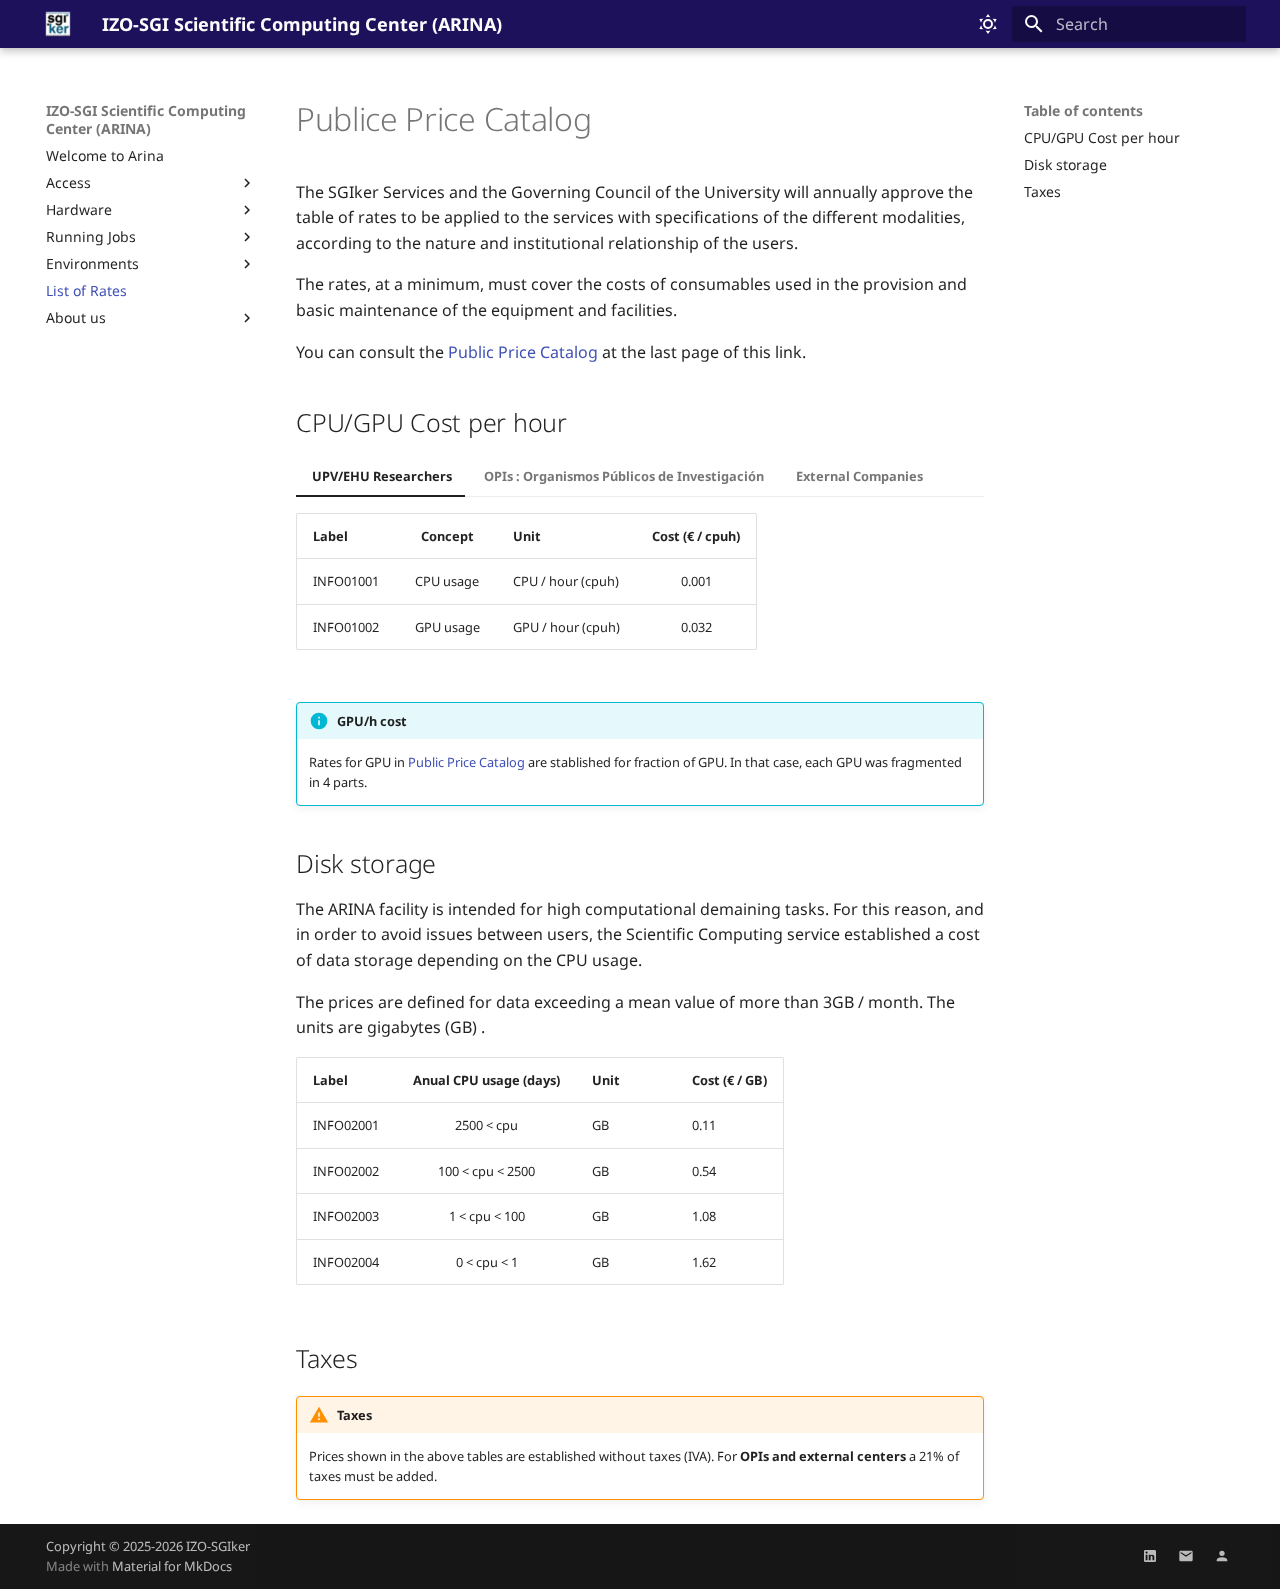
<file: prices/index.html>
<!doctype html>
<html lang="en" class="no-js">
  <head>
    
      <meta charset="utf-8">
      <meta name="viewport" content="width=device-width,initial-scale=1">
      
      
      
        <link rel="canonical" href="https://scc.ehu.eus/prices/">
      
      
        <link rel="prev" href="../environments/r/">
      
      
        <link rel="next" href="../contact/about/">
      
      
        
      
      
      <link rel="icon" href="../img/favicon.ico">
      <meta name="generator" content="mkdocs-1.6.1, mkdocs-material-9.7.6">
    
    
      
        <title>List of Rates - IZO-SGI Scientific Computing Center (ARINA)</title>
      
    
    
      <link rel="stylesheet" href="../assets/stylesheets/main.484c7ddc.min.css">
      
        
        <link rel="stylesheet" href="../assets/stylesheets/palette.ab4e12ef.min.css">
      
      


    
    
      
    
    
      
        
        
        <link rel="preconnect" href="https://fonts.gstatic.com" crossorigin>
        <link rel="stylesheet" href="https://fonts.googleapis.com/css?family=Noto+Sans:300,300i,400,400i,700,700i%7CRed+Hat+Mono:400,400i,700,700i&display=fallback">
        <style>:root{--md-text-font:"Noto Sans";--md-code-font:"Red Hat Mono"}</style>
      
    
    
      <link rel="stylesheet" href="../stylesheets/extra.css">
    
    <script>__md_scope=new URL("..",location),__md_hash=e=>[...e].reduce(((e,_)=>(e<<5)-e+_.charCodeAt(0)),0),__md_get=(e,_=localStorage,t=__md_scope)=>JSON.parse(_.getItem(t.pathname+"."+e)),__md_set=(e,_,t=localStorage,a=__md_scope)=>{try{t.setItem(a.pathname+"."+e,JSON.stringify(_))}catch(e){}}</script>
    
      

    
    
  </head>
  
  
    
    
      
    
    
    
    
    <body dir="ltr" data-md-color-scheme="izosgi-dark" data-md-color-primary="indigo" data-md-color-accent="indigo">
  
    
    <input class="md-toggle" data-md-toggle="drawer" type="checkbox" id="__drawer" autocomplete="off">
    <input class="md-toggle" data-md-toggle="search" type="checkbox" id="__search" autocomplete="off">
    <label class="md-overlay" for="__drawer"></label>
    <div data-md-component="skip">
      
        
        <a href="#publice-price-catalog" class="md-skip">
          Skip to content
        </a>
      
    </div>
    <div data-md-component="announce">
      
    </div>
    
    
      

  

<header class="md-header md-header--shadow" data-md-component="header">
  <nav class="md-header__inner md-grid" aria-label="Header">
    <a href=".." title="IZO-SGI Scientific Computing Center (ARINA)" class="md-header__button md-logo" aria-label="IZO-SGI Scientific Computing Center (ARINA)" data-md-component="logo">
      
  <img src="../img/sgiker-square.png" alt="logo">

    </a>
    <label class="md-header__button md-icon" for="__drawer">
      
      <svg xmlns="http://www.w3.org/2000/svg" viewBox="0 0 24 24"><path d="M3 6h18v2H3zm0 5h18v2H3zm0 5h18v2H3z"/></svg>
    </label>
    <div class="md-header__title" data-md-component="header-title">
      <div class="md-header__ellipsis">
        <div class="md-header__topic">
          <span class="md-ellipsis">
            IZO-SGI Scientific Computing Center (ARINA)
          </span>
        </div>
        <div class="md-header__topic" data-md-component="header-topic">
          <span class="md-ellipsis">
            
              List of Rates
            
          </span>
        </div>
      </div>
    </div>
    
      
        <form class="md-header__option" data-md-component="palette">
  
    
    
    
    <input class="md-option" data-md-color-media="" data-md-color-scheme="izosgi-dark" data-md-color-primary="indigo" data-md-color-accent="indigo"  aria-label="Light mode"  type="radio" name="__palette" id="__palette_0">
    
      <label class="md-header__button md-icon" title="Light mode" for="__palette_1" hidden>
        <svg xmlns="http://www.w3.org/2000/svg" viewBox="0 0 24 24"><path d="M12 7a5 5 0 0 1 5 5 5 5 0 0 1-5 5 5 5 0 0 1-5-5 5 5 0 0 1 5-5m0 2a3 3 0 0 0-3 3 3 3 0 0 0 3 3 3 3 0 0 0 3-3 3 3 0 0 0-3-3m0-7 2.39 3.42C13.65 5.15 12.84 5 12 5s-1.65.15-2.39.42zM3.34 7l4.16-.35A7.2 7.2 0 0 0 5.94 8.5c-.44.74-.69 1.5-.83 2.29zm.02 10 1.76-3.77a7.131 7.131 0 0 0 2.38 4.14zM20.65 7l-1.77 3.79a7.02 7.02 0 0 0-2.38-4.15zm-.01 10-4.14.36c.59-.51 1.12-1.14 1.54-1.86.42-.73.69-1.5.83-2.29zM12 22l-2.41-3.44c.74.27 1.55.44 2.41.44.82 0 1.63-.17 2.37-.44z"/></svg>
      </label>
    
  
    
    
    
    <input class="md-option" data-md-color-media="" data-md-color-scheme="izosgi-light" data-md-color-primary="indigo" data-md-color-accent="indigo"  aria-label="Dark mode"  type="radio" name="__palette" id="__palette_1">
    
      <label class="md-header__button md-icon" title="Dark mode" for="__palette_0" hidden>
        <svg xmlns="http://www.w3.org/2000/svg" viewBox="0 0 24 24"><path d="m17.75 4.09-2.53 1.94.91 3.06-2.63-1.81-2.63 1.81.91-3.06-2.53-1.94L12.44 4l1.06-3 1.06 3zm3.5 6.91-1.64 1.25.59 1.98-1.7-1.17-1.7 1.17.59-1.98L15.75 11l2.06-.05L18.5 9l.69 1.95zm-2.28 4.95c.83-.08 1.72 1.1 1.19 1.85-.32.45-.66.87-1.08 1.27C15.17 23 8.84 23 4.94 19.07c-3.91-3.9-3.91-10.24 0-14.14.4-.4.82-.76 1.27-1.08.75-.53 1.93.36 1.85 1.19-.27 2.86.69 5.83 2.89 8.02a9.96 9.96 0 0 0 8.02 2.89m-1.64 2.02a12.08 12.08 0 0 1-7.8-3.47c-2.17-2.19-3.33-5-3.49-7.82-2.81 3.14-2.7 7.96.31 10.98 3.02 3.01 7.84 3.12 10.98.31"/></svg>
      </label>
    
  
</form>
      
    
    
      <script>var palette=__md_get("__palette");if(palette&&palette.color){if("(prefers-color-scheme)"===palette.color.media){var media=matchMedia("(prefers-color-scheme: light)"),input=document.querySelector(media.matches?"[data-md-color-media='(prefers-color-scheme: light)']":"[data-md-color-media='(prefers-color-scheme: dark)']");palette.color.media=input.getAttribute("data-md-color-media"),palette.color.scheme=input.getAttribute("data-md-color-scheme"),palette.color.primary=input.getAttribute("data-md-color-primary"),palette.color.accent=input.getAttribute("data-md-color-accent")}for(var[key,value]of Object.entries(palette.color))document.body.setAttribute("data-md-color-"+key,value)}</script>
    
    
    
      
      
        <label class="md-header__button md-icon" for="__search">
          
          <svg xmlns="http://www.w3.org/2000/svg" viewBox="0 0 24 24"><path d="M9.5 3A6.5 6.5 0 0 1 16 9.5c0 1.61-.59 3.09-1.56 4.23l.27.27h.79l5 5-1.5 1.5-5-5v-.79l-.27-.27A6.52 6.52 0 0 1 9.5 16 6.5 6.5 0 0 1 3 9.5 6.5 6.5 0 0 1 9.5 3m0 2C7 5 5 7 5 9.5S7 14 9.5 14 14 12 14 9.5 12 5 9.5 5"/></svg>
        </label>
        <div class="md-search" data-md-component="search" role="dialog">
  <label class="md-search__overlay" for="__search"></label>
  <div class="md-search__inner" role="search">
    <form class="md-search__form" name="search">
      <input type="text" class="md-search__input" name="query" aria-label="Search" placeholder="Search" autocapitalize="off" autocorrect="off" autocomplete="off" spellcheck="false" data-md-component="search-query" required>
      <label class="md-search__icon md-icon" for="__search">
        
        <svg xmlns="http://www.w3.org/2000/svg" viewBox="0 0 24 24"><path d="M9.5 3A6.5 6.5 0 0 1 16 9.5c0 1.61-.59 3.09-1.56 4.23l.27.27h.79l5 5-1.5 1.5-5-5v-.79l-.27-.27A6.52 6.52 0 0 1 9.5 16 6.5 6.5 0 0 1 3 9.5 6.5 6.5 0 0 1 9.5 3m0 2C7 5 5 7 5 9.5S7 14 9.5 14 14 12 14 9.5 12 5 9.5 5"/></svg>
        
        <svg xmlns="http://www.w3.org/2000/svg" viewBox="0 0 24 24"><path d="M20 11v2H8l5.5 5.5-1.42 1.42L4.16 12l7.92-7.92L13.5 5.5 8 11z"/></svg>
      </label>
      <nav class="md-search__options" aria-label="Search">
        
        <button type="reset" class="md-search__icon md-icon" title="Clear" aria-label="Clear" tabindex="-1">
          
          <svg xmlns="http://www.w3.org/2000/svg" viewBox="0 0 24 24"><path d="M19 6.41 17.59 5 12 10.59 6.41 5 5 6.41 10.59 12 5 17.59 6.41 19 12 13.41 17.59 19 19 17.59 13.41 12z"/></svg>
        </button>
      </nav>
      
    </form>
    <div class="md-search__output">
      <div class="md-search__scrollwrap" tabindex="0" data-md-scrollfix>
        <div class="md-search-result" data-md-component="search-result">
          <div class="md-search-result__meta">
            Initializing search
          </div>
          <ol class="md-search-result__list" role="presentation"></ol>
        </div>
      </div>
    </div>
  </div>
</div>
      
    
    
  </nav>
  
</header>
    
    <div class="md-container" data-md-component="container">
      
      
        
          
        
      
      <main class="md-main" data-md-component="main">
        <div class="md-main__inner md-grid">
          
            
              
              <div class="md-sidebar md-sidebar--primary" data-md-component="sidebar" data-md-type="navigation" >
                <div class="md-sidebar__scrollwrap">
                  <div class="md-sidebar__inner">
                    



<nav class="md-nav md-nav--primary" aria-label="Navigation" data-md-level="0">
  <label class="md-nav__title" for="__drawer">
    <a href=".." title="IZO-SGI Scientific Computing Center (ARINA)" class="md-nav__button md-logo" aria-label="IZO-SGI Scientific Computing Center (ARINA)" data-md-component="logo">
      
  <img src="../img/sgiker-square.png" alt="logo">

    </a>
    IZO-SGI Scientific Computing Center (ARINA)
  </label>
  
  <ul class="md-nav__list" data-md-scrollfix>
    
      
      
  
  
  
  
    <li class="md-nav__item">
      <a href=".." class="md-nav__link">
        
  
  
  <span class="md-ellipsis">
    
  
    Welcome to Arina
  

    
  </span>
  
  

      </a>
    </li>
  

    
      
      
  
  
  
  
    
    
    
    
    
    <li class="md-nav__item md-nav__item--nested">
      
        
        
        <input class="md-nav__toggle md-toggle " type="checkbox" id="__nav_2" >
        
          
          <label class="md-nav__link" for="__nav_2" id="__nav_2_label" tabindex="0">
            
  
  
  <span class="md-ellipsis">
    
  
    Access
  

    
  </span>
  
  

            <span class="md-nav__icon md-icon"></span>
          </label>
        
        <nav class="md-nav" data-md-level="1" aria-labelledby="__nav_2_label" aria-expanded="false">
          <label class="md-nav__title" for="__nav_2">
            <span class="md-nav__icon md-icon"></span>
            
  
    Access
  

          </label>
          <ul class="md-nav__list" data-md-scrollfix>
            
              
                
  
  
  
  
    <li class="md-nav__item">
      <a href="../access/account/" class="md-nav__link">
        
  
  
  <span class="md-ellipsis">
    
  
    Get an Account
  

    
  </span>
  
  

      </a>
    </li>
  

              
            
              
                
  
  
  
  
    <li class="md-nav__item">
      <a href="../access/connect/" class="md-nav__link">
        
  
  
  <span class="md-ellipsis">
    
  
    How to connect
  

    
  </span>
  
  

      </a>
    </li>
  

              
            
          </ul>
        </nav>
      
    </li>
  

    
      
      
  
  
  
  
    
    
    
    
    
    <li class="md-nav__item md-nav__item--nested">
      
        
        
        <input class="md-nav__toggle md-toggle " type="checkbox" id="__nav_3" >
        
          
          <label class="md-nav__link" for="__nav_3" id="__nav_3_label" tabindex="0">
            
  
  
  <span class="md-ellipsis">
    
  
    Hardware
  

    
  </span>
  
  

            <span class="md-nav__icon md-icon"></span>
          </label>
        
        <nav class="md-nav" data-md-level="1" aria-labelledby="__nav_3_label" aria-expanded="false">
          <label class="md-nav__title" for="__nav_3">
            <span class="md-nav__icon md-icon"></span>
            
  
    Hardware
  

          </label>
          <ul class="md-nav__list" data-md-scrollfix>
            
              
                
  
  
  
  
    <li class="md-nav__item">
      <a href="../hardware/resources/" class="md-nav__link">
        
  
  
  <span class="md-ellipsis">
    
  
    Resources
  

    
  </span>
  
  

      </a>
    </li>
  

              
            
              
                
  
  
  
  
    <li class="md-nav__item">
      <a href="../hardware/nodes/" class="md-nav__link">
        
  
  
  <span class="md-ellipsis">
    
  
    Nodes
  

    
  </span>
  
  

      </a>
    </li>
  

              
            
              
                
  
  
  
  
    <li class="md-nav__item">
      <a href="../hardware/filesystems/" class="md-nav__link">
        
  
  
  <span class="md-ellipsis">
    
  
    Storage
  

    
  </span>
  
  

      </a>
    </li>
  

              
            
              
                
  
  
  
  
    <li class="md-nav__item">
      <a href="../hardware/network/" class="md-nav__link">
        
  
  
  <span class="md-ellipsis">
    
  
    Network
  

    
  </span>
  
  

      </a>
    </li>
  

              
            
          </ul>
        </nav>
      
    </li>
  

    
      
      
  
  
  
  
    
    
    
    
    
    <li class="md-nav__item md-nav__item--nested">
      
        
        
        <input class="md-nav__toggle md-toggle " type="checkbox" id="__nav_4" >
        
          
          <label class="md-nav__link" for="__nav_4" id="__nav_4_label" tabindex="0">
            
  
  
  <span class="md-ellipsis">
    
  
    Running Jobs
  

    
  </span>
  
  

            <span class="md-nav__icon md-icon"></span>
          </label>
        
        <nav class="md-nav" data-md-level="1" aria-labelledby="__nav_4_label" aria-expanded="false">
          <label class="md-nav__title" for="__nav_4">
            <span class="md-nav__icon md-icon"></span>
            
  
    Running Jobs
  

          </label>
          <ul class="md-nav__list" data-md-scrollfix>
            
              
                
  
  
  
  
    <li class="md-nav__item">
      <a href="../jobs/modules/" class="md-nav__link">
        
  
  
  <span class="md-ellipsis">
    
  
    Modules
  

    
  </span>
  
  

      </a>
    </li>
  

              
            
              
                
  
  
  
  
    <li class="md-nav__item">
      <a href="../jobs/slurm/" class="md-nav__link">
        
  
  
  <span class="md-ellipsis">
    
  
    Submitting jobs
  

    
  </span>
  
  

      </a>
    </li>
  

              
            
              
                
  
  
  
  
    <li class="md-nav__item">
      <a href="../jobs/batch_scripts/" class="md-nav__link">
        
  
  
  <span class="md-ellipsis">
    
  
    Batch scripts
  

    
  </span>
  
  

      </a>
    </li>
  

              
            
              
                
  
  
  
  
    <li class="md-nav__item">
      <a href="../jobs/interactive/" class="md-nav__link">
        
  
  
  <span class="md-ellipsis">
    
  
    Interactive sessions
  

    
  </span>
  
  

      </a>
    </li>
  

              
            
          </ul>
        </nav>
      
    </li>
  

    
      
      
  
  
  
  
    
    
    
    
    
    <li class="md-nav__item md-nav__item--nested">
      
        
        
        <input class="md-nav__toggle md-toggle " type="checkbox" id="__nav_5" >
        
          
          <label class="md-nav__link" for="__nav_5" id="__nav_5_label" tabindex="0">
            
  
  
  <span class="md-ellipsis">
    
  
    Environments
  

    
  </span>
  
  

            <span class="md-nav__icon md-icon"></span>
          </label>
        
        <nav class="md-nav" data-md-level="1" aria-labelledby="__nav_5_label" aria-expanded="false">
          <label class="md-nav__title" for="__nav_5">
            <span class="md-nav__icon md-icon"></span>
            
  
    Environments
  

          </label>
          <ul class="md-nav__list" data-md-scrollfix>
            
              
                
  
  
  
  
    <li class="md-nav__item">
      <a href="../environments/python/" class="md-nav__link">
        
  
  
  <span class="md-ellipsis">
    
  
    Python
  

    
  </span>
  
  

      </a>
    </li>
  

              
            
              
                
  
  
  
  
    <li class="md-nav__item">
      <a href="../environments/r/" class="md-nav__link">
        
  
  
  <span class="md-ellipsis">
    
  
    R-scripts
  

    
  </span>
  
  

      </a>
    </li>
  

              
            
          </ul>
        </nav>
      
    </li>
  

    
      
      
  
  
    
  
  
  
    <li class="md-nav__item md-nav__item--active">
      
      <input class="md-nav__toggle md-toggle" type="checkbox" id="__toc">
      
      
        
      
      
        <label class="md-nav__link md-nav__link--active" for="__toc">
          
  
  
  <span class="md-ellipsis">
    
  
    List of Rates
  

    
  </span>
  
  

          <span class="md-nav__icon md-icon"></span>
        </label>
      
      <a href="./" class="md-nav__link md-nav__link--active">
        
  
  
  <span class="md-ellipsis">
    
  
    List of Rates
  

    
  </span>
  
  

      </a>
      
        

<nav class="md-nav md-nav--secondary" aria-label="Table of contents">
  
  
  
    
  
  
    <label class="md-nav__title" for="__toc">
      <span class="md-nav__icon md-icon"></span>
      Table of contents
    </label>
    <ul class="md-nav__list" data-md-component="toc" data-md-scrollfix>
      
        <li class="md-nav__item">
  <a href="#cpugpu-cost-per-hour" class="md-nav__link">
    <span class="md-ellipsis">
      
        CPU/GPU Cost per hour
      
    </span>
  </a>
  
</li>
      
        <li class="md-nav__item">
  <a href="#disk-storage" class="md-nav__link">
    <span class="md-ellipsis">
      
        Disk storage
      
    </span>
  </a>
  
</li>
      
        <li class="md-nav__item">
  <a href="#taxes" class="md-nav__link">
    <span class="md-ellipsis">
      
        Taxes
      
    </span>
  </a>
  
</li>
      
    </ul>
  
</nav>
      
    </li>
  

    
      
      
  
  
  
  
    
    
    
    
    
    <li class="md-nav__item md-nav__item--nested">
      
        
        
        <input class="md-nav__toggle md-toggle " type="checkbox" id="__nav_7" >
        
          
          <label class="md-nav__link" for="__nav_7" id="__nav_7_label" tabindex="0">
            
  
  
  <span class="md-ellipsis">
    
  
    About us
  

    
  </span>
  
  

            <span class="md-nav__icon md-icon"></span>
          </label>
        
        <nav class="md-nav" data-md-level="1" aria-labelledby="__nav_7_label" aria-expanded="false">
          <label class="md-nav__title" for="__nav_7">
            <span class="md-nav__icon md-icon"></span>
            
  
    About us
  

          </label>
          <ul class="md-nav__list" data-md-scrollfix>
            
              
                
  
  
  
  
    <li class="md-nav__item">
      <a href="../contact/about/" class="md-nav__link">
        
  
  
  <span class="md-ellipsis">
    
  
    ARINA Team
  

    
  </span>
  
  

      </a>
    </li>
  

              
            
              
                
  
  
  
  
    <li class="md-nav__item">
      <a href="../contact/contact/" class="md-nav__link">
        
  
  
  <span class="md-ellipsis">
    
  
    Contact
  

    
  </span>
  
  

      </a>
    </li>
  

              
            
          </ul>
        </nav>
      
    </li>
  

    
  </ul>
</nav>
                  </div>
                </div>
              </div>
            
            
              
              <div class="md-sidebar md-sidebar--secondary" data-md-component="sidebar" data-md-type="toc" >
                <div class="md-sidebar__scrollwrap">
                  <div class="md-sidebar__inner">
                    

<nav class="md-nav md-nav--secondary" aria-label="Table of contents">
  
  
  
    
  
  
    <label class="md-nav__title" for="__toc">
      <span class="md-nav__icon md-icon"></span>
      Table of contents
    </label>
    <ul class="md-nav__list" data-md-component="toc" data-md-scrollfix>
      
        <li class="md-nav__item">
  <a href="#cpugpu-cost-per-hour" class="md-nav__link">
    <span class="md-ellipsis">
      
        CPU/GPU Cost per hour
      
    </span>
  </a>
  
</li>
      
        <li class="md-nav__item">
  <a href="#disk-storage" class="md-nav__link">
    <span class="md-ellipsis">
      
        Disk storage
      
    </span>
  </a>
  
</li>
      
        <li class="md-nav__item">
  <a href="#taxes" class="md-nav__link">
    <span class="md-ellipsis">
      
        Taxes
      
    </span>
  </a>
  
</li>
      
    </ul>
  
</nav>
                  </div>
                </div>
              </div>
            
          
          
            <div class="md-content" data-md-component="content">
              
              <article class="md-content__inner md-typeset">
                
                  



<h1 id="publice-price-catalog">Publice Price Catalog</h1>
<p>The SGIker Services and the Governing Council of the University will annually approve the table of rates to be applied to the services with specifications of the different modalities, according to the nature and institutional relationship of the users.</p>
<p>The rates, at a minimum, must cover the costs of consumables used in the provision and basic maintenance of the equipment and facilities.</p>
<p>You can consult the <a href="https://www.ehu.eus/SGIker/tarifas_generales/tarifas_CAS_ULT.pdf" target="blank">Public Price Catalog</a> at the last page of this link.</p>
<h2 id="cpugpu-cost-per-hour">CPU/GPU Cost per hour</h2>
<div class="tabbed-set tabbed-alternate" data-tabs="1:3"><input checked="checked" id="cpugpu-cost-per-hour-upvehu-researchers" name="__tabbed_1" type="radio" /><input id="cpugpu-cost-per-hour-opis--organismos-públicos-de-investigación" name="__tabbed_1" type="radio" /><input id="cpugpu-cost-per-hour-external-companies" name="__tabbed_1" type="radio" /><div class="tabbed-labels"><label for="cpugpu-cost-per-hour-upvehu-researchers">UPV/EHU Researchers</label><label for="cpugpu-cost-per-hour-opis--organismos-públicos-de-investigación">OPIs : Organismos Públicos de Investigación</label><label for="cpugpu-cost-per-hour-external-companies">External Companies</label></div>
<div class="tabbed-content">
<div class="tabbed-block">
<table>
<thead>
<tr>
<th>Label</th>
<th style="text-align: center;">Concept</th>
<th>Unit</th>
<th style="text-align: center;">Cost (€ / cpuh)</th>
</tr>
</thead>
<tbody>
<tr>
<td>INFO01001</td>
<td style="text-align: center;">CPU usage</td>
<td>CPU / hour (cpuh)</td>
<td style="text-align: center;">0.001</td>
</tr>
<tr>
<td>INFO01002</td>
<td style="text-align: center;">GPU usage</td>
<td>GPU / hour (cpuh)</td>
<td style="text-align: center;">0.032</td>
</tr>
</tbody>
</table>
</div>
<div class="tabbed-block">
<table>
<thead>
<tr>
<th>Label</th>
<th style="text-align: center;">Concept</th>
<th>Unit</th>
<th style="text-align: center;">Cost (€ / cpuh)</th>
</tr>
</thead>
<tbody>
<tr>
<td>INFO01001</td>
<td style="text-align: center;">CPU usage</td>
<td>CPU / hour (cpuh)</td>
<td style="text-align: center;">0.006</td>
</tr>
<tr>
<td>INFO01002</td>
<td style="text-align: center;">GPU usage</td>
<td>GPU / hour (cpuh)</td>
<td style="text-align: center;">0.236</td>
</tr>
</tbody>
</table>
</div>
<div class="tabbed-block">
<table>
<thead>
<tr>
<th>Label</th>
<th style="text-align: center;">Concept</th>
<th>Unit</th>
<th style="text-align: center;">Cost (€ / cpuh)</th>
</tr>
</thead>
<tbody>
<tr>
<td>INFO01001</td>
<td style="text-align: center;">CPU usage</td>
<td>CPU / hour (cpuh)</td>
<td style="text-align: center;">0.010</td>
</tr>
<tr>
<td>INFO01002</td>
<td style="text-align: center;">GPU usage</td>
<td>GPU / hour (cpuh)</td>
<td style="text-align: center;">0.356</td>
</tr>
</tbody>
</table>
</div>
</div>
</div>
<div class="admonition info">
<p class="admonition-title">GPU/h cost </p>
<p>Rates for GPU in <a href="https://www.ehu.eus/SGIker/tarifas_generales/tarifas_CAS_ULT.pdf" target="blank">Public Price Catalog</a> are stablished for fraction of GPU. In that case, each GPU was fragmented in 4 parts.</p>
</div>
<h2 id="disk-storage">Disk storage</h2>
<p>The ARINA facility is intended for high computational demaining tasks. For this reason, and in order to avoid issues between users, the Scientific Computing service established a cost of data storage depending on the CPU usage. </p>
<p>The prices are defined for data exceeding a mean value of more than 3GB / month. 
The units are gigabytes (GB) .  </p>
<table>
<thead>
<tr>
<th>Label</th>
<th style="text-align: center;">Anual CPU usage  (days)</th>
<th>Unit</th>
<th>Cost (€ / GB)</th>
</tr>
</thead>
<tbody>
<tr>
<td>INFO02001</td>
<td style="text-align: center;">2500  &lt; cpu</td>
<td>GB</td>
<td>0.11</td>
</tr>
<tr>
<td>INFO02002</td>
<td style="text-align: center;">100  &lt; cpu &lt; 2500</td>
<td>GB</td>
<td>0.54</td>
</tr>
<tr>
<td>INFO02003</td>
<td style="text-align: center;">1  &lt; cpu &lt; 100</td>
<td>GB</td>
<td>1.08</td>
</tr>
<tr>
<td>INFO02004</td>
<td style="text-align: center;">0  &lt; cpu &lt; 1</td>
<td>GB</td>
<td>1.62</td>
</tr>
</tbody>
</table>
<h2 id="taxes">Taxes</h2>
<div class="admonition warning">
<p class="admonition-title"> Taxes </p>
<p>Prices shown in the above tables are established without taxes (IVA). For <strong>OPIs and external centers</strong> a 21% of taxes must be added.</p>
</div>












                
              </article>
            </div>
          
          
<script>var target=document.getElementById(location.hash.slice(1));target&&target.name&&(target.checked=target.name.startsWith("__tabbed_"))</script>
        </div>
        
      </main>
      
        <footer class="md-footer">
  
  <div class="md-footer-meta md-typeset">
    <div class="md-footer-meta__inner md-grid">
      <div class="md-copyright">
  
    <div class="md-copyright__highlight">
      Copyright &copy; 2025-2026 IZO-SGIker
    </div>
  
  
    Made with
    <a href="https://squidfunk.github.io/mkdocs-material/" target="_blank" rel="noopener">
      Material for MkDocs
    </a>
  
</div>
      
        
<div class="md-social">
  
    
    
    
    
      
      
    
    <a href="https://linkedin.com/in/joaquim-jornet-somoza-61a7a5b4" target="_blank" rel="noopener" title="linkedin.com" class="md-social__link">
      <svg xmlns="http://www.w3.org/2000/svg" viewBox="0 0 24 24"><path d="M19 3a2 2 0 0 1 2 2v14a2 2 0 0 1-2 2H5a2 2 0 0 1-2-2V5a2 2 0 0 1 2-2zm-.5 15.5v-5.3a3.26 3.26 0 0 0-3.26-3.26c-.85 0-1.84.52-2.32 1.3v-1.11h-2.79v8.37h2.79v-4.93c0-.77.62-1.4 1.39-1.4a1.4 1.4 0 0 1 1.4 1.4v4.93zM6.88 8.56a1.68 1.68 0 0 0 1.68-1.68c0-.93-.75-1.69-1.68-1.69a1.69 1.69 0 0 0-1.69 1.69c0 .93.76 1.68 1.69 1.68m1.39 9.94v-8.37H5.5v8.37z"/></svg>
    </a>
  
    
    
    
    
    <a href="/contact/contact" target="_blank" rel="noopener" title="" class="md-social__link">
      <svg xmlns="http://www.w3.org/2000/svg" viewBox="0 0 24 24"><path d="m20 8-8 5-8-5V6l8 5 8-5m0-2H4c-1.11 0-2 .89-2 2v12a2 2 0 0 0 2 2h16a2 2 0 0 0 2-2V6a2 2 0 0 0-2-2"/></svg>
    </a>
  
    
    
    
    
      
      
    
    <a href="http://www.ehu.eus/sgi/CUENTA" target="_blank" rel="noopener" title="www.ehu.eus" class="md-social__link">
      <svg xmlns="http://www.w3.org/2000/svg" viewBox="0 0 24 24"><path d="M12 4a4 4 0 0 1 4 4 4 4 0 0 1-4 4 4 4 0 0 1-4-4 4 4 0 0 1 4-4m0 10c4.42 0 8 1.79 8 4v2H4v-2c0-2.21 3.58-4 8-4"/></svg>
    </a>
  
</div>
      
    </div>
  </div>
</footer>
      
    </div>
    <div class="md-dialog" data-md-component="dialog">
      <div class="md-dialog__inner md-typeset"></div>
    </div>
    
    
    
      
      
      <script id="__config" type="application/json">{"annotate": null, "base": "..", "features": [], "search": "../assets/javascripts/workers/search.2c215733.min.js", "tags": null, "translations": {"clipboard.copied": "Copied to clipboard", "clipboard.copy": "Copy to clipboard", "search.result.more.one": "1 more on this page", "search.result.more.other": "# more on this page", "search.result.none": "No matching documents", "search.result.one": "1 matching document", "search.result.other": "# matching documents", "search.result.placeholder": "Type to start searching", "search.result.term.missing": "Missing", "select.version": "Select version"}, "version": null}</script>
    
    
      <script src="../assets/javascripts/bundle.79ae519e.min.js"></script>
      
    
  </body>
</html>
</file>
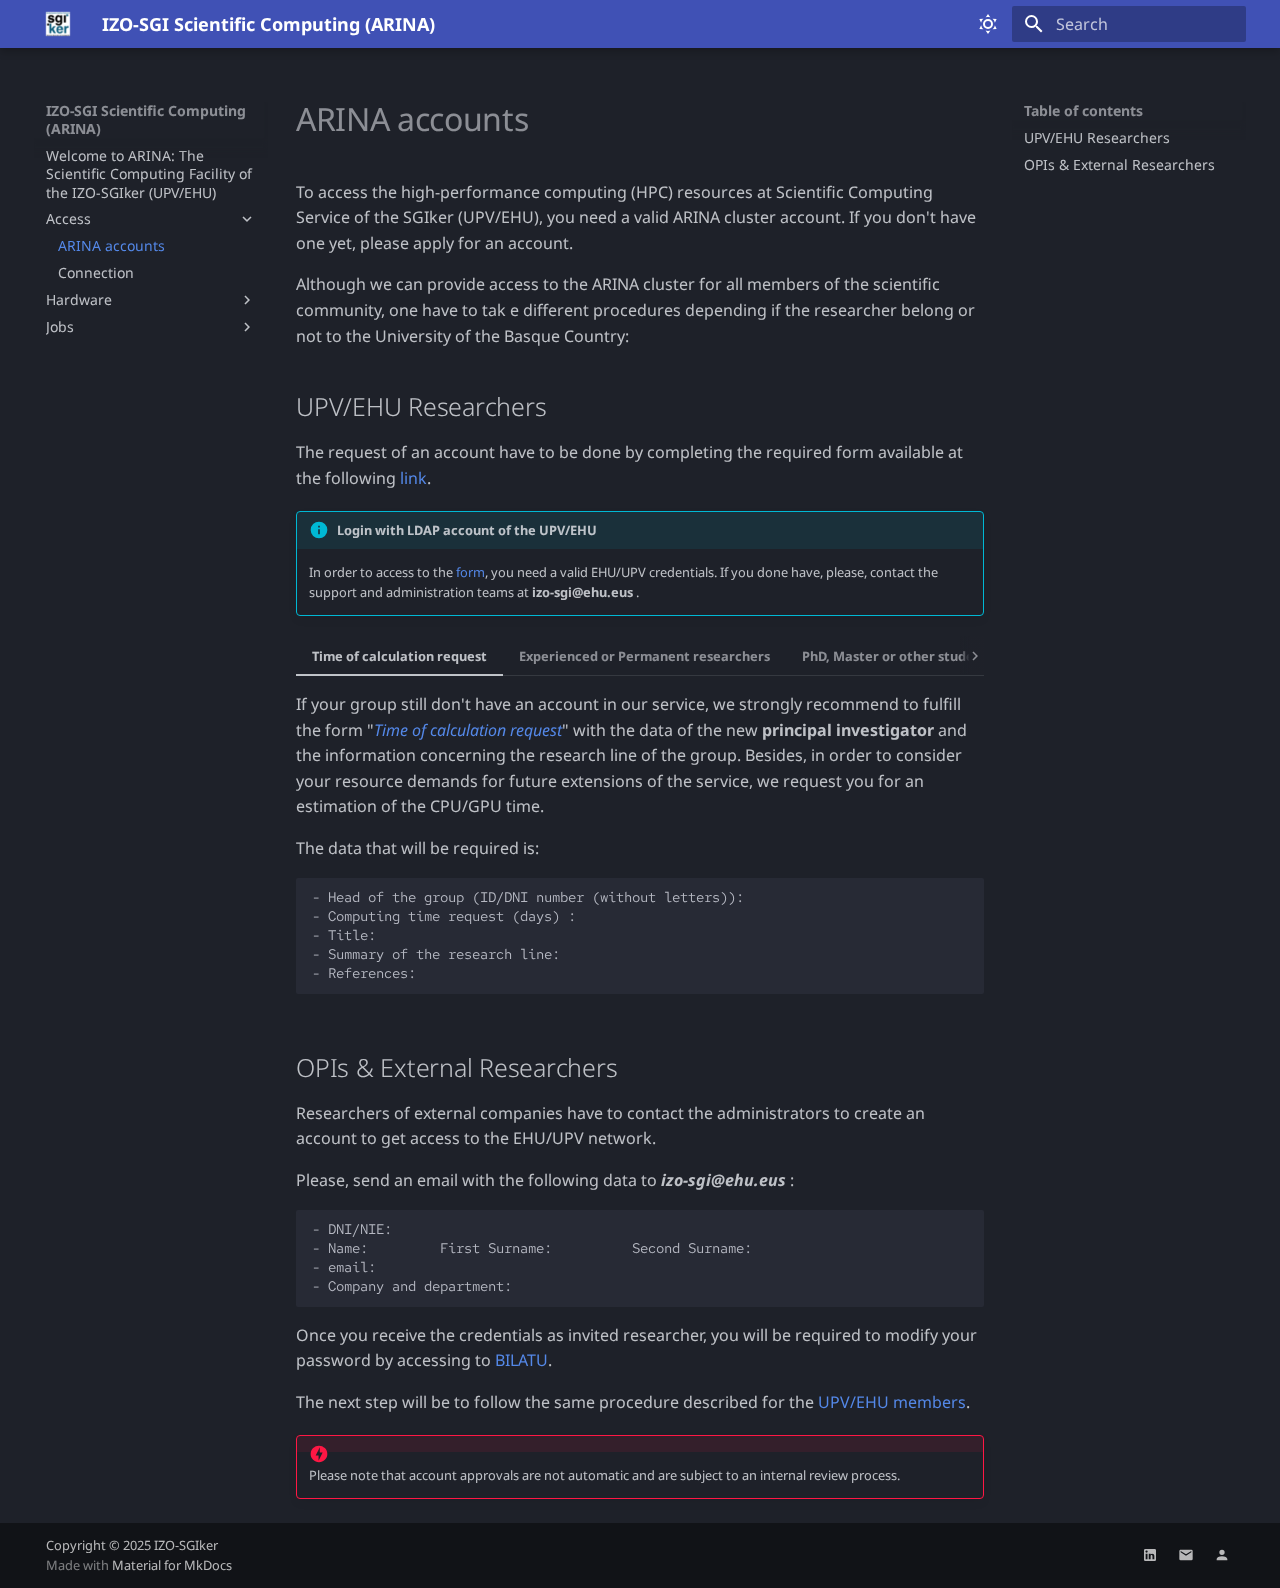
<file: Access/account/index.html>
<!doctype html>
<html lang="en" class="no-js">
  <head>
    
      <meta charset="utf-8">
      <meta name="viewport" content="width=device-width,initial-scale=1">
      
      
      
        <link rel="canonical" href="https://izosgi.ehu.es/Access/account/">
      
      
        <link rel="prev" href="../..">
      
      
        <link rel="next" href="../connect/">
      
      
      <link rel="icon" href="../../img/favicon.ico">
      <meta name="generator" content="mkdocs-1.6.1, mkdocs-material-9.6.9">
    
    
      
        <title>ARINA accounts - IZO-SGI Scientific Computing (ARINA)</title>
      
    
    
      <link rel="stylesheet" href="../../assets/stylesheets/main.4af4bdda.min.css">
      
        
        <link rel="stylesheet" href="../../assets/stylesheets/palette.06af60db.min.css">
      
      


    
    
      
    
    
      
        
        
        <link rel="preconnect" href="https://fonts.gstatic.com" crossorigin>
        <link rel="stylesheet" href="https://fonts.googleapis.com/css?family=Noto+Sans:300,300i,400,400i,700,700i%7CRed+Hat+Mono:400,400i,700,700i&display=fallback">
        <style>:root{--md-text-font:"Noto Sans";--md-code-font:"Red Hat Mono"}</style>
      
    
    
      <link rel="stylesheet" href="../../stylesheets/extra.css">
    
    <script>__md_scope=new URL("../..",location),__md_hash=e=>[...e].reduce(((e,_)=>(e<<5)-e+_.charCodeAt(0)),0),__md_get=(e,_=localStorage,t=__md_scope)=>JSON.parse(_.getItem(t.pathname+"."+e)),__md_set=(e,_,t=localStorage,a=__md_scope)=>{try{t.setItem(a.pathname+"."+e,JSON.stringify(_))}catch(e){}}</script>
    
      

    
    
    
  </head>
  
  
    
    
      
    
    
    
    
    <body dir="ltr" data-md-color-scheme="slate" data-md-color-primary="indigo" data-md-color-accent="deep-purple">
  
    
    <input class="md-toggle" data-md-toggle="drawer" type="checkbox" id="__drawer" autocomplete="off">
    <input class="md-toggle" data-md-toggle="search" type="checkbox" id="__search" autocomplete="off">
    <label class="md-overlay" for="__drawer"></label>
    <div data-md-component="skip">
      
        
        <a href="#arina-accounts" class="md-skip">
          Skip to content
        </a>
      
    </div>
    <div data-md-component="announce">
      
    </div>
    
    
      

  

<header class="md-header md-header--shadow" data-md-component="header">
  <nav class="md-header__inner md-grid" aria-label="Header">
    <a href="../.." title="IZO-SGI Scientific Computing (ARINA)" class="md-header__button md-logo" aria-label="IZO-SGI Scientific Computing (ARINA)" data-md-component="logo">
      
  <img src="../../img/sgiker-square.png" alt="logo">

    </a>
    <label class="md-header__button md-icon" for="__drawer">
      
      <svg xmlns="http://www.w3.org/2000/svg" viewBox="0 0 24 24"><path d="M3 6h18v2H3zm0 5h18v2H3zm0 5h18v2H3z"/></svg>
    </label>
    <div class="md-header__title" data-md-component="header-title">
      <div class="md-header__ellipsis">
        <div class="md-header__topic">
          <span class="md-ellipsis">
            IZO-SGI Scientific Computing (ARINA)
          </span>
        </div>
        <div class="md-header__topic" data-md-component="header-topic">
          <span class="md-ellipsis">
            
              ARINA accounts
            
          </span>
        </div>
      </div>
    </div>
    
      
        <form class="md-header__option" data-md-component="palette">
  
    
    
    
    <input class="md-option" data-md-color-media="(prefers-color-scheme: light)" data-md-color-scheme="slate" data-md-color-primary="indigo" data-md-color-accent="deep-purple"  aria-label="Dark mode"  type="radio" name="__palette" id="__palette_0">
    
      <label class="md-header__button md-icon" title="Dark mode" for="__palette_1" hidden>
        <svg xmlns="http://www.w3.org/2000/svg" viewBox="0 0 24 24"><path d="M12 7a5 5 0 0 1 5 5 5 5 0 0 1-5 5 5 5 0 0 1-5-5 5 5 0 0 1 5-5m0 2a3 3 0 0 0-3 3 3 3 0 0 0 3 3 3 3 0 0 0 3-3 3 3 0 0 0-3-3m0-7 2.39 3.42C13.65 5.15 12.84 5 12 5s-1.65.15-2.39.42zM3.34 7l4.16-.35A7.2 7.2 0 0 0 5.94 8.5c-.44.74-.69 1.5-.83 2.29zm.02 10 1.76-3.77a7.131 7.131 0 0 0 2.38 4.14zM20.65 7l-1.77 3.79a7.02 7.02 0 0 0-2.38-4.15zm-.01 10-4.14.36c.59-.51 1.12-1.14 1.54-1.86.42-.73.69-1.5.83-2.29zM12 22l-2.41-3.44c.74.27 1.55.44 2.41.44.82 0 1.63-.17 2.37-.44z"/></svg>
      </label>
    
  
    
    
    
    <input class="md-option" data-md-color-media="(prefers-color-scheme: dark)" data-md-color-scheme="default" data-md-color-primary="light-blue" data-md-color-accent="purple"  aria-label="Light mode"  type="radio" name="__palette" id="__palette_1">
    
      <label class="md-header__button md-icon" title="Light mode" for="__palette_0" hidden>
        <svg xmlns="http://www.w3.org/2000/svg" viewBox="0 0 24 24"><path d="m17.75 4.09-2.53 1.94.91 3.06-2.63-1.81-2.63 1.81.91-3.06-2.53-1.94L12.44 4l1.06-3 1.06 3zm3.5 6.91-1.64 1.25.59 1.98-1.7-1.17-1.7 1.17.59-1.98L15.75 11l2.06-.05L18.5 9l.69 1.95zm-2.28 4.95c.83-.08 1.72 1.1 1.19 1.85-.32.45-.66.87-1.08 1.27C15.17 23 8.84 23 4.94 19.07c-3.91-3.9-3.91-10.24 0-14.14.4-.4.82-.76 1.27-1.08.75-.53 1.93.36 1.85 1.19-.27 2.86.69 5.83 2.89 8.02a9.96 9.96 0 0 0 8.02 2.89m-1.64 2.02a12.08 12.08 0 0 1-7.8-3.47c-2.17-2.19-3.33-5-3.49-7.82-2.81 3.14-2.7 7.96.31 10.98 3.02 3.01 7.84 3.12 10.98.31"/></svg>
      </label>
    
  
</form>
      
    
    
      <script>var palette=__md_get("__palette");if(palette&&palette.color){if("(prefers-color-scheme)"===palette.color.media){var media=matchMedia("(prefers-color-scheme: light)"),input=document.querySelector(media.matches?"[data-md-color-media='(prefers-color-scheme: light)']":"[data-md-color-media='(prefers-color-scheme: dark)']");palette.color.media=input.getAttribute("data-md-color-media"),palette.color.scheme=input.getAttribute("data-md-color-scheme"),palette.color.primary=input.getAttribute("data-md-color-primary"),palette.color.accent=input.getAttribute("data-md-color-accent")}for(var[key,value]of Object.entries(palette.color))document.body.setAttribute("data-md-color-"+key,value)}</script>
    
    
    
      <label class="md-header__button md-icon" for="__search">
        
        <svg xmlns="http://www.w3.org/2000/svg" viewBox="0 0 24 24"><path d="M9.5 3A6.5 6.5 0 0 1 16 9.5c0 1.61-.59 3.09-1.56 4.23l.27.27h.79l5 5-1.5 1.5-5-5v-.79l-.27-.27A6.52 6.52 0 0 1 9.5 16 6.5 6.5 0 0 1 3 9.5 6.5 6.5 0 0 1 9.5 3m0 2C7 5 5 7 5 9.5S7 14 9.5 14 14 12 14 9.5 12 5 9.5 5"/></svg>
      </label>
      <div class="md-search" data-md-component="search" role="dialog">
  <label class="md-search__overlay" for="__search"></label>
  <div class="md-search__inner" role="search">
    <form class="md-search__form" name="search">
      <input type="text" class="md-search__input" name="query" aria-label="Search" placeholder="Search" autocapitalize="off" autocorrect="off" autocomplete="off" spellcheck="false" data-md-component="search-query" required>
      <label class="md-search__icon md-icon" for="__search">
        
        <svg xmlns="http://www.w3.org/2000/svg" viewBox="0 0 24 24"><path d="M9.5 3A6.5 6.5 0 0 1 16 9.5c0 1.61-.59 3.09-1.56 4.23l.27.27h.79l5 5-1.5 1.5-5-5v-.79l-.27-.27A6.52 6.52 0 0 1 9.5 16 6.5 6.5 0 0 1 3 9.5 6.5 6.5 0 0 1 9.5 3m0 2C7 5 5 7 5 9.5S7 14 9.5 14 14 12 14 9.5 12 5 9.5 5"/></svg>
        
        <svg xmlns="http://www.w3.org/2000/svg" viewBox="0 0 24 24"><path d="M20 11v2H8l5.5 5.5-1.42 1.42L4.16 12l7.92-7.92L13.5 5.5 8 11z"/></svg>
      </label>
      <nav class="md-search__options" aria-label="Search">
        
        <button type="reset" class="md-search__icon md-icon" title="Clear" aria-label="Clear" tabindex="-1">
          
          <svg xmlns="http://www.w3.org/2000/svg" viewBox="0 0 24 24"><path d="M19 6.41 17.59 5 12 10.59 6.41 5 5 6.41 10.59 12 5 17.59 6.41 19 12 13.41 17.59 19 19 17.59 13.41 12z"/></svg>
        </button>
      </nav>
      
    </form>
    <div class="md-search__output">
      <div class="md-search__scrollwrap" tabindex="0" data-md-scrollfix>
        <div class="md-search-result" data-md-component="search-result">
          <div class="md-search-result__meta">
            Initializing search
          </div>
          <ol class="md-search-result__list" role="presentation"></ol>
        </div>
      </div>
    </div>
  </div>
</div>
    
    
  </nav>
  
</header>
    
    <div class="md-container" data-md-component="container">
      
      
        
          
        
      
      <main class="md-main" data-md-component="main">
        <div class="md-main__inner md-grid">
          
            
              
              <div class="md-sidebar md-sidebar--primary" data-md-component="sidebar" data-md-type="navigation" >
                <div class="md-sidebar__scrollwrap">
                  <div class="md-sidebar__inner">
                    



<nav class="md-nav md-nav--primary" aria-label="Navigation" data-md-level="0">
  <label class="md-nav__title" for="__drawer">
    <a href="../.." title="IZO-SGI Scientific Computing (ARINA)" class="md-nav__button md-logo" aria-label="IZO-SGI Scientific Computing (ARINA)" data-md-component="logo">
      
  <img src="../../img/sgiker-square.png" alt="logo">

    </a>
    IZO-SGI Scientific Computing (ARINA)
  </label>
  
  <ul class="md-nav__list" data-md-scrollfix>
    
      
      
  
  
  
  
    <li class="md-nav__item">
      <a href="../.." class="md-nav__link">
        
  
  <span class="md-ellipsis">
    Welcome to ARINA: The Scientific Computing Facility of the IZO-SGIker (UPV/EHU)
    
  </span>
  

      </a>
    </li>
  

    
      
      
  
  
    
  
  
  
    
    
    
    
    <li class="md-nav__item md-nav__item--active md-nav__item--nested">
      
        
        
        <input class="md-nav__toggle md-toggle " type="checkbox" id="__nav_2" checked>
        
          
          <label class="md-nav__link" for="__nav_2" id="__nav_2_label" tabindex="0">
            
  
  <span class="md-ellipsis">
    Access
    
  </span>
  

            <span class="md-nav__icon md-icon"></span>
          </label>
        
        <nav class="md-nav" data-md-level="1" aria-labelledby="__nav_2_label" aria-expanded="true">
          <label class="md-nav__title" for="__nav_2">
            <span class="md-nav__icon md-icon"></span>
            Access
          </label>
          <ul class="md-nav__list" data-md-scrollfix>
            
              
                
  
  
    
  
  
  
    <li class="md-nav__item md-nav__item--active">
      
      <input class="md-nav__toggle md-toggle" type="checkbox" id="__toc">
      
      
        
      
      
        <label class="md-nav__link md-nav__link--active" for="__toc">
          
  
  <span class="md-ellipsis">
    ARINA accounts
    
  </span>
  

          <span class="md-nav__icon md-icon"></span>
        </label>
      
      <a href="./" class="md-nav__link md-nav__link--active">
        
  
  <span class="md-ellipsis">
    ARINA accounts
    
  </span>
  

      </a>
      
        

<nav class="md-nav md-nav--secondary" aria-label="Table of contents">
  
  
  
    
  
  
    <label class="md-nav__title" for="__toc">
      <span class="md-nav__icon md-icon"></span>
      Table of contents
    </label>
    <ul class="md-nav__list" data-md-component="toc" data-md-scrollfix>
      
        <li class="md-nav__item">
  <a href="#upvehu-researchers" class="md-nav__link">
    <span class="md-ellipsis">
      UPV/EHU Researchers
    </span>
  </a>
  
</li>
      
        <li class="md-nav__item">
  <a href="#opis-external-researchers" class="md-nav__link">
    <span class="md-ellipsis">
      OPIs &amp; External Researchers
    </span>
  </a>
  
</li>
      
    </ul>
  
</nav>
      
    </li>
  

              
            
              
                
  
  
  
  
    <li class="md-nav__item">
      <a href="../connect/" class="md-nav__link">
        
  
  <span class="md-ellipsis">
    Connection
    
  </span>
  

      </a>
    </li>
  

              
            
          </ul>
        </nav>
      
    </li>
  

    
      
      
  
  
  
  
    
    
    
    
    <li class="md-nav__item md-nav__item--nested">
      
        
        
        <input class="md-nav__toggle md-toggle " type="checkbox" id="__nav_3" >
        
          
          <label class="md-nav__link" for="__nav_3" id="__nav_3_label" tabindex="0">
            
  
  <span class="md-ellipsis">
    Hardware
    
  </span>
  

            <span class="md-nav__icon md-icon"></span>
          </label>
        
        <nav class="md-nav" data-md-level="1" aria-labelledby="__nav_3_label" aria-expanded="false">
          <label class="md-nav__title" for="__nav_3">
            <span class="md-nav__icon md-icon"></span>
            Hardware
          </label>
          <ul class="md-nav__list" data-md-scrollfix>
            
              
                
  
  
  
  
    <li class="md-nav__item">
      <a href="../../Hardware/filesystems/" class="md-nav__link">
        
  
  <span class="md-ellipsis">
    File Systems
    
  </span>
  

      </a>
    </li>
  

              
            
              
                
  
  
  
  
    <li class="md-nav__item">
      <a href="../../Hardware/network/" class="md-nav__link">
        
  
  <span class="md-ellipsis">
    Network / Connectivity
    
  </span>
  

      </a>
    </li>
  

              
            
              
                
  
  
  
  
    <li class="md-nav__item">
      <a href="../../Hardware/nodes/" class="md-nav__link">
        
  
  <span class="md-ellipsis">
    Compute Nodes and Specialized Nodes
    
  </span>
  

      </a>
    </li>
  

              
            
              
                
  
  
  
  
    <li class="md-nav__item">
      <a href="../../Hardware/resources/" class="md-nav__link">
        
  
  <span class="md-ellipsis">
    Overview
    
  </span>
  

      </a>
    </li>
  

              
            
          </ul>
        </nav>
      
    </li>
  

    
      
      
  
  
  
  
    
    
    
    
    <li class="md-nav__item md-nav__item--nested">
      
        
        
        <input class="md-nav__toggle md-toggle " type="checkbox" id="__nav_4" >
        
          
          <label class="md-nav__link" for="__nav_4" id="__nav_4_label" tabindex="0">
            
  
  <span class="md-ellipsis">
    Jobs
    
  </span>
  

            <span class="md-nav__icon md-icon"></span>
          </label>
        
        <nav class="md-nav" data-md-level="1" aria-labelledby="__nav_4_label" aria-expanded="false">
          <label class="md-nav__title" for="__nav_4">
            <span class="md-nav__icon md-icon"></span>
            Jobs
          </label>
          <ul class="md-nav__list" data-md-scrollfix>
            
              
                
  
  
  
  
    <li class="md-nav__item">
      <a href="../../Jobs/modules/" class="md-nav__link">
        
  
  <span class="md-ellipsis">
    Software manager: Modules
    
  </span>
  

      </a>
    </li>
  

              
            
          </ul>
        </nav>
      
    </li>
  

    
  </ul>
</nav>
                  </div>
                </div>
              </div>
            
            
              
              <div class="md-sidebar md-sidebar--secondary" data-md-component="sidebar" data-md-type="toc" >
                <div class="md-sidebar__scrollwrap">
                  <div class="md-sidebar__inner">
                    

<nav class="md-nav md-nav--secondary" aria-label="Table of contents">
  
  
  
    
  
  
    <label class="md-nav__title" for="__toc">
      <span class="md-nav__icon md-icon"></span>
      Table of contents
    </label>
    <ul class="md-nav__list" data-md-component="toc" data-md-scrollfix>
      
        <li class="md-nav__item">
  <a href="#upvehu-researchers" class="md-nav__link">
    <span class="md-ellipsis">
      UPV/EHU Researchers
    </span>
  </a>
  
</li>
      
        <li class="md-nav__item">
  <a href="#opis-external-researchers" class="md-nav__link">
    <span class="md-ellipsis">
      OPIs &amp; External Researchers
    </span>
  </a>
  
</li>
      
    </ul>
  
</nav>
                  </div>
                </div>
              </div>
            
          
          
            <div class="md-content" data-md-component="content">
              <article class="md-content__inner md-typeset">
                
                  



<h1 id="arina-accounts"><strong>ARINA accounts</strong></h1>
<p>To access the high-performance computing (HPC) resources at Scientific Computing Service of the SGIker (UPV/EHU), you need a valid ARINA cluster account. If you don't have one yet, please apply for an account.</p>
<p>Although we can provide access to the ARINA cluster for all members of the scientific community, one have to tak e different procedures depending if the researcher belong or not to the University of the Basque Country:</p>
<h2 id="upvehu-researchers">UPV/EHU Researchers</h2>
<p>The request of an account have to be done by completing the required form available at the following <a href="https://www.ehu.es/sgi/CUENTA" target="_blank">link</a>.</p>
<div class="admonition info">
<p class="admonition-title">Login with LDAP account of the UPV/EHU</p>
<p>In order to access to the <a href="https://www.ehu.es/sgi/CUENTA" target="_blank">form</a>, you need a valid EHU/UPV credentials.
If you done have, please, contact the support and administration teams at <strong>izo-sgi@ehu.eus</strong> .</p>
</div>
<div class="tabbed-set tabbed-alternate" data-tabs="1:3"><input checked="checked" id="__tabbed_1_1" name="__tabbed_1" type="radio" /><input id="__tabbed_1_2" name="__tabbed_1" type="radio" /><input id="__tabbed_1_3" name="__tabbed_1" type="radio" /><div class="tabbed-labels"><label for="__tabbed_1_1">Time of calculation request</label><label for="__tabbed_1_2">Experienced or Permanent researchers</label><label for="__tabbed_1_3">PhD, Master or other students</label></div>
<div class="tabbed-content">
<div class="tabbed-block">
<p>If your group still don't have an account in our service, we strongly recommend to fulfill the form "<a href="www.ehu.es/CUENTA"><em>Time of calculation request</em></a>" with the data of the new <strong>principal investigator</strong> and the information concerning the research line of the group. Besides, in order to consider your resource demands for future extensions of the service, we request you for an estimation of the CPU/GPU time. </p>
<p>The data that will be required is: </p>
<pre><code>- Head of the group (ID/DNI number (without letters)):
- Computing time request (days) :
- Title:
- Summary of the research line:
- References:
</code></pre>
</div>
<div class="tabbed-block">
<p>Experienced researchers, that have been authorized by the IP of the group, can directly apply for an account by selecting the "<a href="www.ehu.es/CUENTA"><em>New account request</em></a>" button from the left banner.</p>
<p>The required data will be automatically loaded from the corporative LDAP account, and then you just have to select the head of the research group from the list.</p>
</div>
<div class="tabbed-block">
<p>For PhD, Master or other kind of student, the form must be fulfilled by the IP of the group to guarantee the agreement of the usage condiction of the ARINA cluster. In that case, please choose the  "<a href="www.ehu.es/CUENTA"><em>New account request with guarantee</em></a>" button located on the left banner. </p>
<p>The data that will be required is: </p>
<pre><code>- ID/DNI/NIE number (without letters):
- Name:                 First Surname:      Second Surname:
- Telephone:            email: 
- Department:           Title: (Researcher/Student/Guest/Others)
- Head of research group: (select one in the list)
</code></pre>
</div>
</div>
</div>
<h2 id="opis-external-researchers">OPIs &amp; External Researchers</h2>
<p>Researchers of external companies have to contact the administrators to create an account to get access to the EHU/UPV network. </p>
<p>Please, send an email with the following data to <strong><em>izo-sgi@ehu.eus</em></strong> : </p>
<pre><code>- DNI/NIE: 
- Name:         First Surname:          Second Surname:
- email: 
- Company and department:
</code></pre>
<p>Once you receive the credentials as invited researcher, you will be required to modify your password by accessing to <a href="https://www.ehu.eus/bilatu/login/login.php">BILATU</a>. </p>
<p>The next step will be to follow the same procedure described for the <a href="" title="UPV/EHU Researchers">UPV/EHU members</a>.</p>
<div class="admonition danger">
<p class="admonition-title"> </p>
<p>Please note that account approvals are not automatic and are subject to an internal review process.</p>
</div>












                
              </article>
            </div>
          
          
<script>var target=document.getElementById(location.hash.slice(1));target&&target.name&&(target.checked=target.name.startsWith("__tabbed_"))</script>
        </div>
        
      </main>
      
        <footer class="md-footer">
  
  <div class="md-footer-meta md-typeset">
    <div class="md-footer-meta__inner md-grid">
      <div class="md-copyright">
  
    <div class="md-copyright__highlight">
      Copyright &copy; 2025 IZO-SGIker
    </div>
  
  
    Made with
    <a href="https://squidfunk.github.io/mkdocs-material/" target="_blank" rel="noopener">
      Material for MkDocs
    </a>
  
</div>
      
        <div class="md-social">
  
    
    
    
    
      
      
    
    <a href="https://linkedin.com/in/" target="_blank" rel="noopener" title="linkedin.com" class="md-social__link">
      <svg xmlns="http://www.w3.org/2000/svg" viewBox="0 0 24 24"><path d="M19 3a2 2 0 0 1 2 2v14a2 2 0 0 1-2 2H5a2 2 0 0 1-2-2V5a2 2 0 0 1 2-2zm-.5 15.5v-5.3a3.26 3.26 0 0 0-3.26-3.26c-.85 0-1.84.52-2.32 1.3v-1.11h-2.79v8.37h2.79v-4.93c0-.77.62-1.4 1.39-1.4a1.4 1.4 0 0 1 1.4 1.4v4.93zM6.88 8.56a1.68 1.68 0 0 0 1.68-1.68c0-.93-.75-1.69-1.68-1.69a1.69 1.69 0 0 0-1.69 1.69c0 .93.76 1.68 1.69 1.68m1.39 9.94v-8.37H5.5v8.37z"/></svg>
    </a>
  
    
    
    
    
    <a href="" target="_blank" rel="noopener" title="" class="md-social__link">
      <svg xmlns="http://www.w3.org/2000/svg" viewBox="0 0 24 24"><path d="m20 8-8 5-8-5V6l8 5 8-5m0-2H4c-1.11 0-2 .89-2 2v12a2 2 0 0 0 2 2h16a2 2 0 0 0 2-2V6a2 2 0 0 0-2-2"/></svg>
    </a>
  
    
    
    
    
      
      
    
    <a href="http://www.ehu.eus/sgi/CUENTA" target="_blank" rel="noopener" title="www.ehu.eus" class="md-social__link">
      <svg xmlns="http://www.w3.org/2000/svg" viewBox="0 0 24 24"><path d="M12 4a4 4 0 0 1 4 4 4 4 0 0 1-4 4 4 4 0 0 1-4-4 4 4 0 0 1 4-4m0 10c4.42 0 8 1.79 8 4v2H4v-2c0-2.21 3.58-4 8-4"/></svg>
    </a>
  
</div>
      
    </div>
  </div>
</footer>
      
    </div>
    <div class="md-dialog" data-md-component="dialog">
      <div class="md-dialog__inner md-typeset"></div>
    </div>
    
    
    <script id="__config" type="application/json">{"base": "../..", "features": [], "search": "../../assets/javascripts/workers/search.f8cc74c7.min.js", "translations": {"clipboard.copied": "Copied to clipboard", "clipboard.copy": "Copy to clipboard", "search.result.more.one": "1 more on this page", "search.result.more.other": "# more on this page", "search.result.none": "No matching documents", "search.result.one": "1 matching document", "search.result.other": "# matching documents", "search.result.placeholder": "Type to start searching", "search.result.term.missing": "Missing", "select.version": "Select version"}}</script>
    
    
      <script src="../../assets/javascripts/bundle.c8b220af.min.js"></script>
      
    
  </body>
</html>
</file>
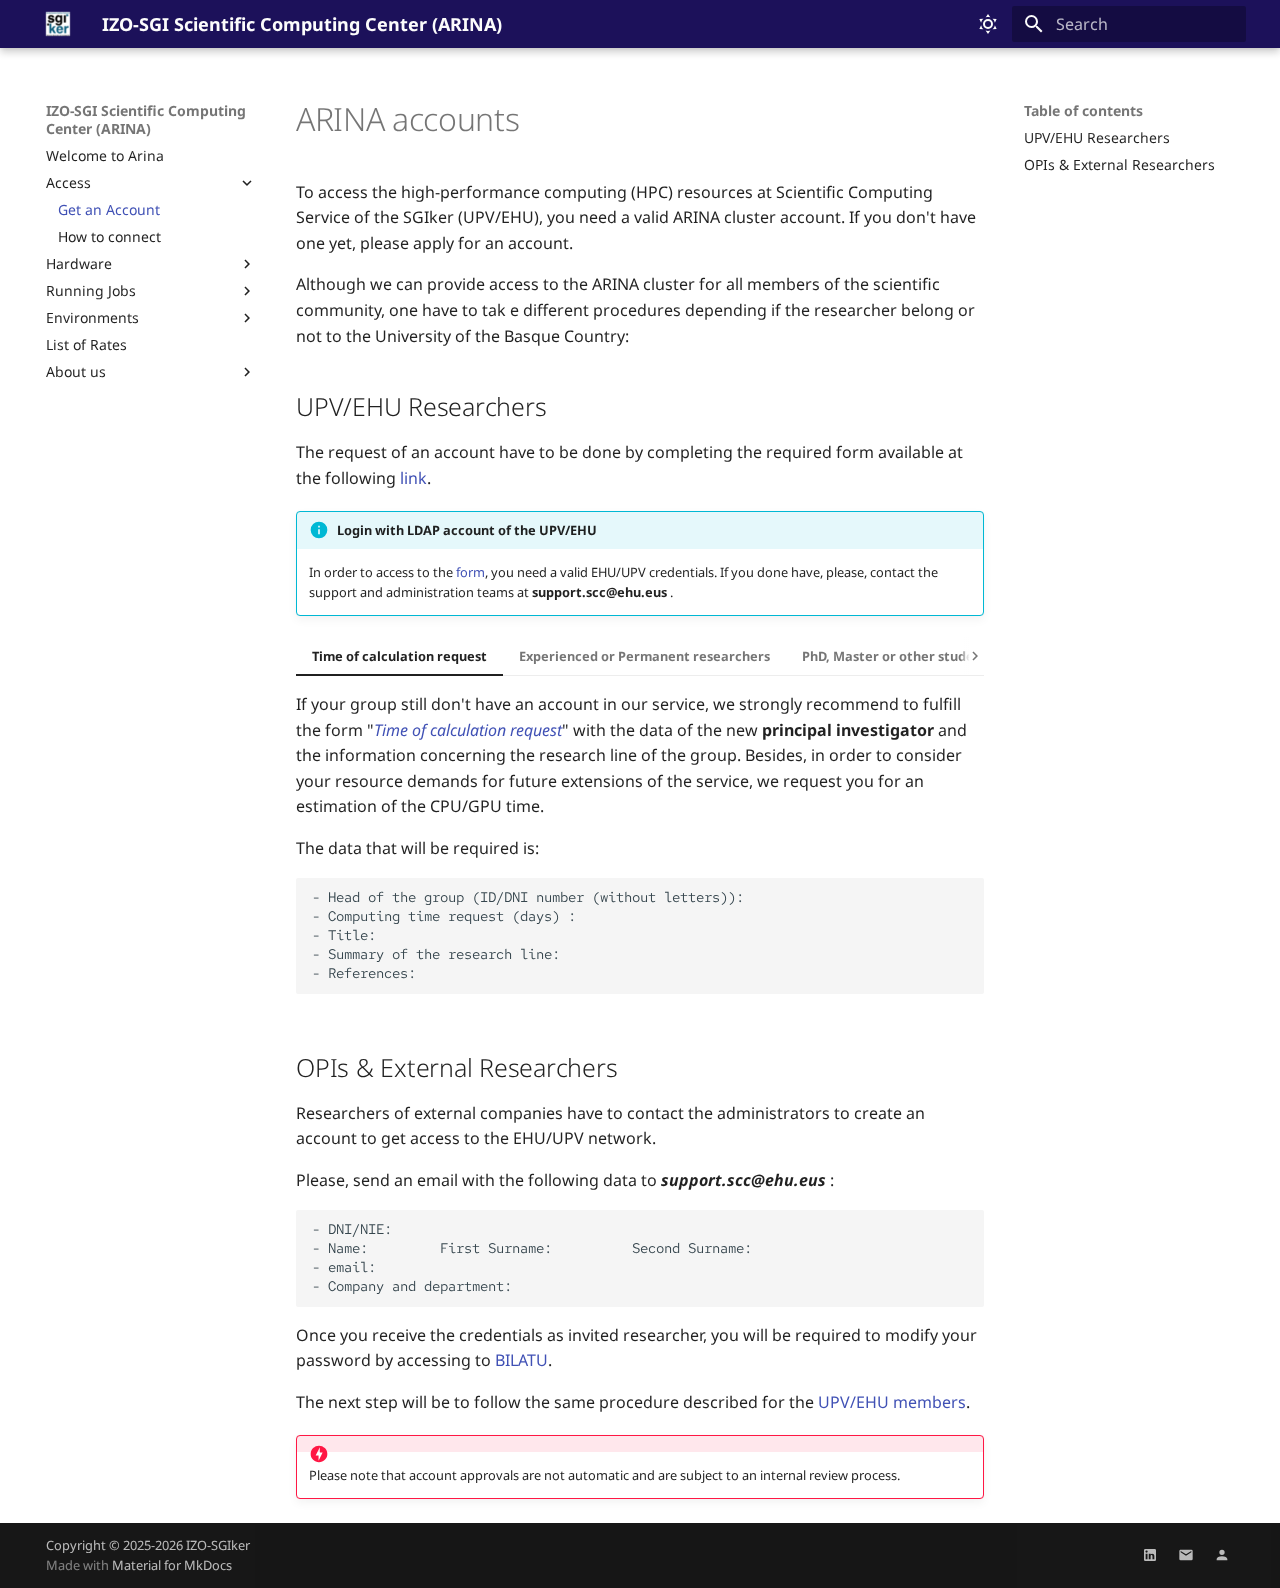
<file: access/account/index.html>
<!doctype html>
<html lang="en" class="no-js">
  <head>
    
      <meta charset="utf-8">
      <meta name="viewport" content="width=device-width,initial-scale=1">
      
      
      
        <link rel="canonical" href="https://scc.ehu.eus/access/account/">
      
      
        <link rel="prev" href="../..">
      
      
        <link rel="next" href="../connect/">
      
      
        
      
      
      <link rel="icon" href="../../img/favicon.ico">
      <meta name="generator" content="mkdocs-1.6.1, mkdocs-material-9.7.6">
    
    
      
        <title>Get an Account - IZO-SGI Scientific Computing Center (ARINA)</title>
      
    
    
      <link rel="stylesheet" href="../../assets/stylesheets/main.484c7ddc.min.css">
      
        
        <link rel="stylesheet" href="../../assets/stylesheets/palette.ab4e12ef.min.css">
      
      


    
    
      
    
    
      
        
        
        <link rel="preconnect" href="https://fonts.gstatic.com" crossorigin>
        <link rel="stylesheet" href="https://fonts.googleapis.com/css?family=Noto+Sans:300,300i,400,400i,700,700i%7CRed+Hat+Mono:400,400i,700,700i&display=fallback">
        <style>:root{--md-text-font:"Noto Sans";--md-code-font:"Red Hat Mono"}</style>
      
    
    
      <link rel="stylesheet" href="../../stylesheets/extra.css">
    
    <script>__md_scope=new URL("../..",location),__md_hash=e=>[...e].reduce(((e,_)=>(e<<5)-e+_.charCodeAt(0)),0),__md_get=(e,_=localStorage,t=__md_scope)=>JSON.parse(_.getItem(t.pathname+"."+e)),__md_set=(e,_,t=localStorage,a=__md_scope)=>{try{t.setItem(a.pathname+"."+e,JSON.stringify(_))}catch(e){}}</script>
    
      

    
    
  </head>
  
  
    
    
      
    
    
    
    
    <body dir="ltr" data-md-color-scheme="izosgi-dark" data-md-color-primary="indigo" data-md-color-accent="indigo">
  
    
    <input class="md-toggle" data-md-toggle="drawer" type="checkbox" id="__drawer" autocomplete="off">
    <input class="md-toggle" data-md-toggle="search" type="checkbox" id="__search" autocomplete="off">
    <label class="md-overlay" for="__drawer"></label>
    <div data-md-component="skip">
      
        
        <a href="#arina-accounts" class="md-skip">
          Skip to content
        </a>
      
    </div>
    <div data-md-component="announce">
      
    </div>
    
    
      

  

<header class="md-header md-header--shadow" data-md-component="header">
  <nav class="md-header__inner md-grid" aria-label="Header">
    <a href="../.." title="IZO-SGI Scientific Computing Center (ARINA)" class="md-header__button md-logo" aria-label="IZO-SGI Scientific Computing Center (ARINA)" data-md-component="logo">
      
  <img src="../../img/sgiker-square.png" alt="logo">

    </a>
    <label class="md-header__button md-icon" for="__drawer">
      
      <svg xmlns="http://www.w3.org/2000/svg" viewBox="0 0 24 24"><path d="M3 6h18v2H3zm0 5h18v2H3zm0 5h18v2H3z"/></svg>
    </label>
    <div class="md-header__title" data-md-component="header-title">
      <div class="md-header__ellipsis">
        <div class="md-header__topic">
          <span class="md-ellipsis">
            IZO-SGI Scientific Computing Center (ARINA)
          </span>
        </div>
        <div class="md-header__topic" data-md-component="header-topic">
          <span class="md-ellipsis">
            
              Get an Account
            
          </span>
        </div>
      </div>
    </div>
    
      
        <form class="md-header__option" data-md-component="palette">
  
    
    
    
    <input class="md-option" data-md-color-media="" data-md-color-scheme="izosgi-dark" data-md-color-primary="indigo" data-md-color-accent="indigo"  aria-label="Light mode"  type="radio" name="__palette" id="__palette_0">
    
      <label class="md-header__button md-icon" title="Light mode" for="__palette_1" hidden>
        <svg xmlns="http://www.w3.org/2000/svg" viewBox="0 0 24 24"><path d="M12 7a5 5 0 0 1 5 5 5 5 0 0 1-5 5 5 5 0 0 1-5-5 5 5 0 0 1 5-5m0 2a3 3 0 0 0-3 3 3 3 0 0 0 3 3 3 3 0 0 0 3-3 3 3 0 0 0-3-3m0-7 2.39 3.42C13.65 5.15 12.84 5 12 5s-1.65.15-2.39.42zM3.34 7l4.16-.35A7.2 7.2 0 0 0 5.94 8.5c-.44.74-.69 1.5-.83 2.29zm.02 10 1.76-3.77a7.131 7.131 0 0 0 2.38 4.14zM20.65 7l-1.77 3.79a7.02 7.02 0 0 0-2.38-4.15zm-.01 10-4.14.36c.59-.51 1.12-1.14 1.54-1.86.42-.73.69-1.5.83-2.29zM12 22l-2.41-3.44c.74.27 1.55.44 2.41.44.82 0 1.63-.17 2.37-.44z"/></svg>
      </label>
    
  
    
    
    
    <input class="md-option" data-md-color-media="" data-md-color-scheme="izosgi-light" data-md-color-primary="indigo" data-md-color-accent="indigo"  aria-label="Dark mode"  type="radio" name="__palette" id="__palette_1">
    
      <label class="md-header__button md-icon" title="Dark mode" for="__palette_0" hidden>
        <svg xmlns="http://www.w3.org/2000/svg" viewBox="0 0 24 24"><path d="m17.75 4.09-2.53 1.94.91 3.06-2.63-1.81-2.63 1.81.91-3.06-2.53-1.94L12.44 4l1.06-3 1.06 3zm3.5 6.91-1.64 1.25.59 1.98-1.7-1.17-1.7 1.17.59-1.98L15.75 11l2.06-.05L18.5 9l.69 1.95zm-2.28 4.95c.83-.08 1.72 1.1 1.19 1.85-.32.45-.66.87-1.08 1.27C15.17 23 8.84 23 4.94 19.07c-3.91-3.9-3.91-10.24 0-14.14.4-.4.82-.76 1.27-1.08.75-.53 1.93.36 1.85 1.19-.27 2.86.69 5.83 2.89 8.02a9.96 9.96 0 0 0 8.02 2.89m-1.64 2.02a12.08 12.08 0 0 1-7.8-3.47c-2.17-2.19-3.33-5-3.49-7.82-2.81 3.14-2.7 7.96.31 10.98 3.02 3.01 7.84 3.12 10.98.31"/></svg>
      </label>
    
  
</form>
      
    
    
      <script>var palette=__md_get("__palette");if(palette&&palette.color){if("(prefers-color-scheme)"===palette.color.media){var media=matchMedia("(prefers-color-scheme: light)"),input=document.querySelector(media.matches?"[data-md-color-media='(prefers-color-scheme: light)']":"[data-md-color-media='(prefers-color-scheme: dark)']");palette.color.media=input.getAttribute("data-md-color-media"),palette.color.scheme=input.getAttribute("data-md-color-scheme"),palette.color.primary=input.getAttribute("data-md-color-primary"),palette.color.accent=input.getAttribute("data-md-color-accent")}for(var[key,value]of Object.entries(palette.color))document.body.setAttribute("data-md-color-"+key,value)}</script>
    
    
    
      
      
        <label class="md-header__button md-icon" for="__search">
          
          <svg xmlns="http://www.w3.org/2000/svg" viewBox="0 0 24 24"><path d="M9.5 3A6.5 6.5 0 0 1 16 9.5c0 1.61-.59 3.09-1.56 4.23l.27.27h.79l5 5-1.5 1.5-5-5v-.79l-.27-.27A6.52 6.52 0 0 1 9.5 16 6.5 6.5 0 0 1 3 9.5 6.5 6.5 0 0 1 9.5 3m0 2C7 5 5 7 5 9.5S7 14 9.5 14 14 12 14 9.5 12 5 9.5 5"/></svg>
        </label>
        <div class="md-search" data-md-component="search" role="dialog">
  <label class="md-search__overlay" for="__search"></label>
  <div class="md-search__inner" role="search">
    <form class="md-search__form" name="search">
      <input type="text" class="md-search__input" name="query" aria-label="Search" placeholder="Search" autocapitalize="off" autocorrect="off" autocomplete="off" spellcheck="false" data-md-component="search-query" required>
      <label class="md-search__icon md-icon" for="__search">
        
        <svg xmlns="http://www.w3.org/2000/svg" viewBox="0 0 24 24"><path d="M9.5 3A6.5 6.5 0 0 1 16 9.5c0 1.61-.59 3.09-1.56 4.23l.27.27h.79l5 5-1.5 1.5-5-5v-.79l-.27-.27A6.52 6.52 0 0 1 9.5 16 6.5 6.5 0 0 1 3 9.5 6.5 6.5 0 0 1 9.5 3m0 2C7 5 5 7 5 9.5S7 14 9.5 14 14 12 14 9.5 12 5 9.5 5"/></svg>
        
        <svg xmlns="http://www.w3.org/2000/svg" viewBox="0 0 24 24"><path d="M20 11v2H8l5.5 5.5-1.42 1.42L4.16 12l7.92-7.92L13.5 5.5 8 11z"/></svg>
      </label>
      <nav class="md-search__options" aria-label="Search">
        
        <button type="reset" class="md-search__icon md-icon" title="Clear" aria-label="Clear" tabindex="-1">
          
          <svg xmlns="http://www.w3.org/2000/svg" viewBox="0 0 24 24"><path d="M19 6.41 17.59 5 12 10.59 6.41 5 5 6.41 10.59 12 5 17.59 6.41 19 12 13.41 17.59 19 19 17.59 13.41 12z"/></svg>
        </button>
      </nav>
      
    </form>
    <div class="md-search__output">
      <div class="md-search__scrollwrap" tabindex="0" data-md-scrollfix>
        <div class="md-search-result" data-md-component="search-result">
          <div class="md-search-result__meta">
            Initializing search
          </div>
          <ol class="md-search-result__list" role="presentation"></ol>
        </div>
      </div>
    </div>
  </div>
</div>
      
    
    
  </nav>
  
</header>
    
    <div class="md-container" data-md-component="container">
      
      
        
          
        
      
      <main class="md-main" data-md-component="main">
        <div class="md-main__inner md-grid">
          
            
              
              <div class="md-sidebar md-sidebar--primary" data-md-component="sidebar" data-md-type="navigation" >
                <div class="md-sidebar__scrollwrap">
                  <div class="md-sidebar__inner">
                    



<nav class="md-nav md-nav--primary" aria-label="Navigation" data-md-level="0">
  <label class="md-nav__title" for="__drawer">
    <a href="../.." title="IZO-SGI Scientific Computing Center (ARINA)" class="md-nav__button md-logo" aria-label="IZO-SGI Scientific Computing Center (ARINA)" data-md-component="logo">
      
  <img src="../../img/sgiker-square.png" alt="logo">

    </a>
    IZO-SGI Scientific Computing Center (ARINA)
  </label>
  
  <ul class="md-nav__list" data-md-scrollfix>
    
      
      
  
  
  
  
    <li class="md-nav__item">
      <a href="../.." class="md-nav__link">
        
  
  
  <span class="md-ellipsis">
    
  
    Welcome to Arina
  

    
  </span>
  
  

      </a>
    </li>
  

    
      
      
  
  
    
  
  
  
    
    
    
    
    
    <li class="md-nav__item md-nav__item--active md-nav__item--nested">
      
        
        
        <input class="md-nav__toggle md-toggle " type="checkbox" id="__nav_2" checked>
        
          
          <label class="md-nav__link" for="__nav_2" id="__nav_2_label" tabindex="0">
            
  
  
  <span class="md-ellipsis">
    
  
    Access
  

    
  </span>
  
  

            <span class="md-nav__icon md-icon"></span>
          </label>
        
        <nav class="md-nav" data-md-level="1" aria-labelledby="__nav_2_label" aria-expanded="true">
          <label class="md-nav__title" for="__nav_2">
            <span class="md-nav__icon md-icon"></span>
            
  
    Access
  

          </label>
          <ul class="md-nav__list" data-md-scrollfix>
            
              
                
  
  
    
  
  
  
    <li class="md-nav__item md-nav__item--active">
      
      <input class="md-nav__toggle md-toggle" type="checkbox" id="__toc">
      
      
        
      
      
        <label class="md-nav__link md-nav__link--active" for="__toc">
          
  
  
  <span class="md-ellipsis">
    
  
    Get an Account
  

    
  </span>
  
  

          <span class="md-nav__icon md-icon"></span>
        </label>
      
      <a href="./" class="md-nav__link md-nav__link--active">
        
  
  
  <span class="md-ellipsis">
    
  
    Get an Account
  

    
  </span>
  
  

      </a>
      
        

<nav class="md-nav md-nav--secondary" aria-label="Table of contents">
  
  
  
    
  
  
    <label class="md-nav__title" for="__toc">
      <span class="md-nav__icon md-icon"></span>
      Table of contents
    </label>
    <ul class="md-nav__list" data-md-component="toc" data-md-scrollfix>
      
        <li class="md-nav__item">
  <a href="#upvehu-researchers" class="md-nav__link">
    <span class="md-ellipsis">
      
        UPV/EHU Researchers
      
    </span>
  </a>
  
</li>
      
        <li class="md-nav__item">
  <a href="#opis-external-researchers" class="md-nav__link">
    <span class="md-ellipsis">
      
        OPIs &amp; External Researchers
      
    </span>
  </a>
  
</li>
      
    </ul>
  
</nav>
      
    </li>
  

              
            
              
                
  
  
  
  
    <li class="md-nav__item">
      <a href="../connect/" class="md-nav__link">
        
  
  
  <span class="md-ellipsis">
    
  
    How to connect
  

    
  </span>
  
  

      </a>
    </li>
  

              
            
          </ul>
        </nav>
      
    </li>
  

    
      
      
  
  
  
  
    
    
    
    
    
    <li class="md-nav__item md-nav__item--nested">
      
        
        
        <input class="md-nav__toggle md-toggle " type="checkbox" id="__nav_3" >
        
          
          <label class="md-nav__link" for="__nav_3" id="__nav_3_label" tabindex="0">
            
  
  
  <span class="md-ellipsis">
    
  
    Hardware
  

    
  </span>
  
  

            <span class="md-nav__icon md-icon"></span>
          </label>
        
        <nav class="md-nav" data-md-level="1" aria-labelledby="__nav_3_label" aria-expanded="false">
          <label class="md-nav__title" for="__nav_3">
            <span class="md-nav__icon md-icon"></span>
            
  
    Hardware
  

          </label>
          <ul class="md-nav__list" data-md-scrollfix>
            
              
                
  
  
  
  
    <li class="md-nav__item">
      <a href="../../hardware/resources/" class="md-nav__link">
        
  
  
  <span class="md-ellipsis">
    
  
    Resources
  

    
  </span>
  
  

      </a>
    </li>
  

              
            
              
                
  
  
  
  
    <li class="md-nav__item">
      <a href="../../hardware/nodes/" class="md-nav__link">
        
  
  
  <span class="md-ellipsis">
    
  
    Nodes
  

    
  </span>
  
  

      </a>
    </li>
  

              
            
              
                
  
  
  
  
    <li class="md-nav__item">
      <a href="../../hardware/filesystems/" class="md-nav__link">
        
  
  
  <span class="md-ellipsis">
    
  
    Storage
  

    
  </span>
  
  

      </a>
    </li>
  

              
            
              
                
  
  
  
  
    <li class="md-nav__item">
      <a href="../../hardware/network/" class="md-nav__link">
        
  
  
  <span class="md-ellipsis">
    
  
    Network
  

    
  </span>
  
  

      </a>
    </li>
  

              
            
          </ul>
        </nav>
      
    </li>
  

    
      
      
  
  
  
  
    
    
    
    
    
    <li class="md-nav__item md-nav__item--nested">
      
        
        
        <input class="md-nav__toggle md-toggle " type="checkbox" id="__nav_4" >
        
          
          <label class="md-nav__link" for="__nav_4" id="__nav_4_label" tabindex="0">
            
  
  
  <span class="md-ellipsis">
    
  
    Running Jobs
  

    
  </span>
  
  

            <span class="md-nav__icon md-icon"></span>
          </label>
        
        <nav class="md-nav" data-md-level="1" aria-labelledby="__nav_4_label" aria-expanded="false">
          <label class="md-nav__title" for="__nav_4">
            <span class="md-nav__icon md-icon"></span>
            
  
    Running Jobs
  

          </label>
          <ul class="md-nav__list" data-md-scrollfix>
            
              
                
  
  
  
  
    <li class="md-nav__item">
      <a href="../../jobs/modules/" class="md-nav__link">
        
  
  
  <span class="md-ellipsis">
    
  
    Modules
  

    
  </span>
  
  

      </a>
    </li>
  

              
            
              
                
  
  
  
  
    <li class="md-nav__item">
      <a href="../../jobs/slurm/" class="md-nav__link">
        
  
  
  <span class="md-ellipsis">
    
  
    Submitting jobs
  

    
  </span>
  
  

      </a>
    </li>
  

              
            
              
                
  
  
  
  
    <li class="md-nav__item">
      <a href="../../jobs/batch_scripts/" class="md-nav__link">
        
  
  
  <span class="md-ellipsis">
    
  
    Batch scripts
  

    
  </span>
  
  

      </a>
    </li>
  

              
            
              
                
  
  
  
  
    <li class="md-nav__item">
      <a href="../../jobs/interactive/" class="md-nav__link">
        
  
  
  <span class="md-ellipsis">
    
  
    Interactive sessions
  

    
  </span>
  
  

      </a>
    </li>
  

              
            
          </ul>
        </nav>
      
    </li>
  

    
      
      
  
  
  
  
    
    
    
    
    
    <li class="md-nav__item md-nav__item--nested">
      
        
        
        <input class="md-nav__toggle md-toggle " type="checkbox" id="__nav_5" >
        
          
          <label class="md-nav__link" for="__nav_5" id="__nav_5_label" tabindex="0">
            
  
  
  <span class="md-ellipsis">
    
  
    Environments
  

    
  </span>
  
  

            <span class="md-nav__icon md-icon"></span>
          </label>
        
        <nav class="md-nav" data-md-level="1" aria-labelledby="__nav_5_label" aria-expanded="false">
          <label class="md-nav__title" for="__nav_5">
            <span class="md-nav__icon md-icon"></span>
            
  
    Environments
  

          </label>
          <ul class="md-nav__list" data-md-scrollfix>
            
              
                
  
  
  
  
    <li class="md-nav__item">
      <a href="../../environments/python/" class="md-nav__link">
        
  
  
  <span class="md-ellipsis">
    
  
    Python
  

    
  </span>
  
  

      </a>
    </li>
  

              
            
              
                
  
  
  
  
    <li class="md-nav__item">
      <a href="../../environments/r/" class="md-nav__link">
        
  
  
  <span class="md-ellipsis">
    
  
    R-scripts
  

    
  </span>
  
  

      </a>
    </li>
  

              
            
          </ul>
        </nav>
      
    </li>
  

    
      
      
  
  
  
  
    <li class="md-nav__item">
      <a href="../../prices/" class="md-nav__link">
        
  
  
  <span class="md-ellipsis">
    
  
    List of Rates
  

    
  </span>
  
  

      </a>
    </li>
  

    
      
      
  
  
  
  
    
    
    
    
    
    <li class="md-nav__item md-nav__item--nested">
      
        
        
        <input class="md-nav__toggle md-toggle " type="checkbox" id="__nav_7" >
        
          
          <label class="md-nav__link" for="__nav_7" id="__nav_7_label" tabindex="0">
            
  
  
  <span class="md-ellipsis">
    
  
    About us
  

    
  </span>
  
  

            <span class="md-nav__icon md-icon"></span>
          </label>
        
        <nav class="md-nav" data-md-level="1" aria-labelledby="__nav_7_label" aria-expanded="false">
          <label class="md-nav__title" for="__nav_7">
            <span class="md-nav__icon md-icon"></span>
            
  
    About us
  

          </label>
          <ul class="md-nav__list" data-md-scrollfix>
            
              
                
  
  
  
  
    <li class="md-nav__item">
      <a href="../../contact/about/" class="md-nav__link">
        
  
  
  <span class="md-ellipsis">
    
  
    ARINA Team
  

    
  </span>
  
  

      </a>
    </li>
  

              
            
              
                
  
  
  
  
    <li class="md-nav__item">
      <a href="../../contact/contact/" class="md-nav__link">
        
  
  
  <span class="md-ellipsis">
    
  
    Contact
  

    
  </span>
  
  

      </a>
    </li>
  

              
            
          </ul>
        </nav>
      
    </li>
  

    
  </ul>
</nav>
                  </div>
                </div>
              </div>
            
            
              
              <div class="md-sidebar md-sidebar--secondary" data-md-component="sidebar" data-md-type="toc" >
                <div class="md-sidebar__scrollwrap">
                  <div class="md-sidebar__inner">
                    

<nav class="md-nav md-nav--secondary" aria-label="Table of contents">
  
  
  
    
  
  
    <label class="md-nav__title" for="__toc">
      <span class="md-nav__icon md-icon"></span>
      Table of contents
    </label>
    <ul class="md-nav__list" data-md-component="toc" data-md-scrollfix>
      
        <li class="md-nav__item">
  <a href="#upvehu-researchers" class="md-nav__link">
    <span class="md-ellipsis">
      
        UPV/EHU Researchers
      
    </span>
  </a>
  
</li>
      
        <li class="md-nav__item">
  <a href="#opis-external-researchers" class="md-nav__link">
    <span class="md-ellipsis">
      
        OPIs &amp; External Researchers
      
    </span>
  </a>
  
</li>
      
    </ul>
  
</nav>
                  </div>
                </div>
              </div>
            
          
          
            <div class="md-content" data-md-component="content">
              
              <article class="md-content__inner md-typeset">
                
                  



<h1 id="arina-accounts">ARINA accounts</h1>
<p>To access the high-performance computing (HPC) resources at Scientific Computing Service of the SGIker (UPV/EHU), you need a valid ARINA cluster account. If you don't have one yet, please apply for an account.</p>
<p>Although we can provide access to the ARINA cluster for all members of the scientific community, one have to tak e different procedures depending if the researcher belong or not to the University of the Basque Country:</p>
<h2 id="upvehu-researchers">UPV/EHU Researchers</h2>
<p>The request of an account have to be done by completing the required form available at the following <a href="https://www.ehu.es/sgi/CUENTA" target="_blank">link</a>.</p>
<div class="admonition info">
<p class="admonition-title">Login with LDAP account of the UPV/EHU</p>
<p>In order to access to the <a href="https://www.ehu.es/sgi/CUENTA" target="_blank">form</a>, you need a valid EHU/UPV credentials.
If you done have, please, contact the support and administration teams at <strong>support.scc@ehu.eus</strong> .</p>
</div>
<div class="tabbed-set tabbed-alternate" data-tabs="1:3"><input checked="checked" id="upvehu-researchers-time-of-calculation-request" name="__tabbed_1" type="radio" /><input id="upvehu-researchers-experienced-or-permanent-researchers" name="__tabbed_1" type="radio" /><input id="upvehu-researchers-phd-master-or-other-students" name="__tabbed_1" type="radio" /><div class="tabbed-labels"><label for="upvehu-researchers-time-of-calculation-request">Time of calculation request</label><label for="upvehu-researchers-experienced-or-permanent-researchers">Experienced or Permanent researchers</label><label for="upvehu-researchers-phd-master-or-other-students">PhD, Master or other students</label></div>
<div class="tabbed-content">
<div class="tabbed-block">
<p>If your group still don't have an account in our service, we strongly recommend to fulfill the form "<a href="https://www.ehu.es/sgi/CUENTA" target="_blank"><em>Time of calculation request</em></a>" with the data of the new <strong>principal investigator</strong> and the information concerning the research line of the group. Besides, in order to consider your resource demands for future extensions of the service, we request you for an estimation of the CPU/GPU time. </p>
<p>The data that will be required is: </p>
<pre><code>- Head of the group (ID/DNI number (without letters)):
- Computing time request (days) :
- Title:
- Summary of the research line:
- References:
</code></pre>
</div>
<div class="tabbed-block">
<p>Experienced researchers, that have been authorized by the IP of the group, can directly apply for an account by selecting the "<a href="https://www.ehu.es/sgi/CUENTA" target="_blank"><em>New account request</em></a>" button from the left banner.</p>
<p>The required data will be automatically loaded from the corporative LDAP account, and then you just have to select the head of the research group from the list.</p>
</div>
<div class="tabbed-block">
<p>For PhD, Master or other kind of student, the form must be fulfilled by the IP of the group to guarantee the agreement of the usage condiction of the ARINA cluster. In that case, please choose the  "<a href="https://www.ehu.es/sgi/CUENTA" target="_blank"><em>New account request with guarantee</em></a>" button located on the left banner. </p>
<p>The data that will be required is: </p>
<pre><code>- ID/DNI/NIE number (without letters):
- Name:                 First Surname:      Second Surname:
- Telephone:            email: 
- Department:           Title: (Researcher/Student/Guest/Others)
- Head of research group: (select one in the list)
</code></pre>
</div>
</div>
</div>
<h2 id="opis-external-researchers">OPIs &amp; External Researchers</h2>
<p>Researchers of external companies have to contact the administrators to create an account to get access to the EHU/UPV network. </p>
<p>Please, send an email with the following data to <strong><em>support.scc@ehu.eus</em></strong> : </p>
<pre><code>- DNI/NIE: 
- Name:         First Surname:          Second Surname:
- email: 
- Company and department:
</code></pre>
<p>Once you receive the credentials as invited researcher, you will be required to modify your password by accessing to <a href="https://www.ehu.eus/bilatu/login/login.php" target="_blank">BILATU</a>. </p>
<p>The next step will be to follow the same procedure described for the <a href="" title="UPV/EHU Researchers">UPV/EHU members</a>.</p>
<div class="admonition danger">
<p class="admonition-title"> </p>
<p>Please note that account approvals are not automatic and are subject to an internal review process.</p>
</div>












                
              </article>
            </div>
          
          
<script>var target=document.getElementById(location.hash.slice(1));target&&target.name&&(target.checked=target.name.startsWith("__tabbed_"))</script>
        </div>
        
      </main>
      
        <footer class="md-footer">
  
  <div class="md-footer-meta md-typeset">
    <div class="md-footer-meta__inner md-grid">
      <div class="md-copyright">
  
    <div class="md-copyright__highlight">
      Copyright &copy; 2025-2026 IZO-SGIker
    </div>
  
  
    Made with
    <a href="https://squidfunk.github.io/mkdocs-material/" target="_blank" rel="noopener">
      Material for MkDocs
    </a>
  
</div>
      
        
<div class="md-social">
  
    
    
    
    
      
      
    
    <a href="https://linkedin.com/in/joaquim-jornet-somoza-61a7a5b4" target="_blank" rel="noopener" title="linkedin.com" class="md-social__link">
      <svg xmlns="http://www.w3.org/2000/svg" viewBox="0 0 24 24"><path d="M19 3a2 2 0 0 1 2 2v14a2 2 0 0 1-2 2H5a2 2 0 0 1-2-2V5a2 2 0 0 1 2-2zm-.5 15.5v-5.3a3.26 3.26 0 0 0-3.26-3.26c-.85 0-1.84.52-2.32 1.3v-1.11h-2.79v8.37h2.79v-4.93c0-.77.62-1.4 1.39-1.4a1.4 1.4 0 0 1 1.4 1.4v4.93zM6.88 8.56a1.68 1.68 0 0 0 1.68-1.68c0-.93-.75-1.69-1.68-1.69a1.69 1.69 0 0 0-1.69 1.69c0 .93.76 1.68 1.69 1.68m1.39 9.94v-8.37H5.5v8.37z"/></svg>
    </a>
  
    
    
    
    
    <a href="/contact/contact" target="_blank" rel="noopener" title="" class="md-social__link">
      <svg xmlns="http://www.w3.org/2000/svg" viewBox="0 0 24 24"><path d="m20 8-8 5-8-5V6l8 5 8-5m0-2H4c-1.11 0-2 .89-2 2v12a2 2 0 0 0 2 2h16a2 2 0 0 0 2-2V6a2 2 0 0 0-2-2"/></svg>
    </a>
  
    
    
    
    
      
      
    
    <a href="http://www.ehu.eus/sgi/CUENTA" target="_blank" rel="noopener" title="www.ehu.eus" class="md-social__link">
      <svg xmlns="http://www.w3.org/2000/svg" viewBox="0 0 24 24"><path d="M12 4a4 4 0 0 1 4 4 4 4 0 0 1-4 4 4 4 0 0 1-4-4 4 4 0 0 1 4-4m0 10c4.42 0 8 1.79 8 4v2H4v-2c0-2.21 3.58-4 8-4"/></svg>
    </a>
  
</div>
      
    </div>
  </div>
</footer>
      
    </div>
    <div class="md-dialog" data-md-component="dialog">
      <div class="md-dialog__inner md-typeset"></div>
    </div>
    
    
    
      
      
      <script id="__config" type="application/json">{"annotate": null, "base": "../..", "features": [], "search": "../../assets/javascripts/workers/search.2c215733.min.js", "tags": null, "translations": {"clipboard.copied": "Copied to clipboard", "clipboard.copy": "Copy to clipboard", "search.result.more.one": "1 more on this page", "search.result.more.other": "# more on this page", "search.result.none": "No matching documents", "search.result.one": "1 matching document", "search.result.other": "# matching documents", "search.result.placeholder": "Type to start searching", "search.result.term.missing": "Missing", "select.version": "Select version"}, "version": null}</script>
    
    
      <script src="../../assets/javascripts/bundle.79ae519e.min.js"></script>
      
    
  </body>
</html>
</file>
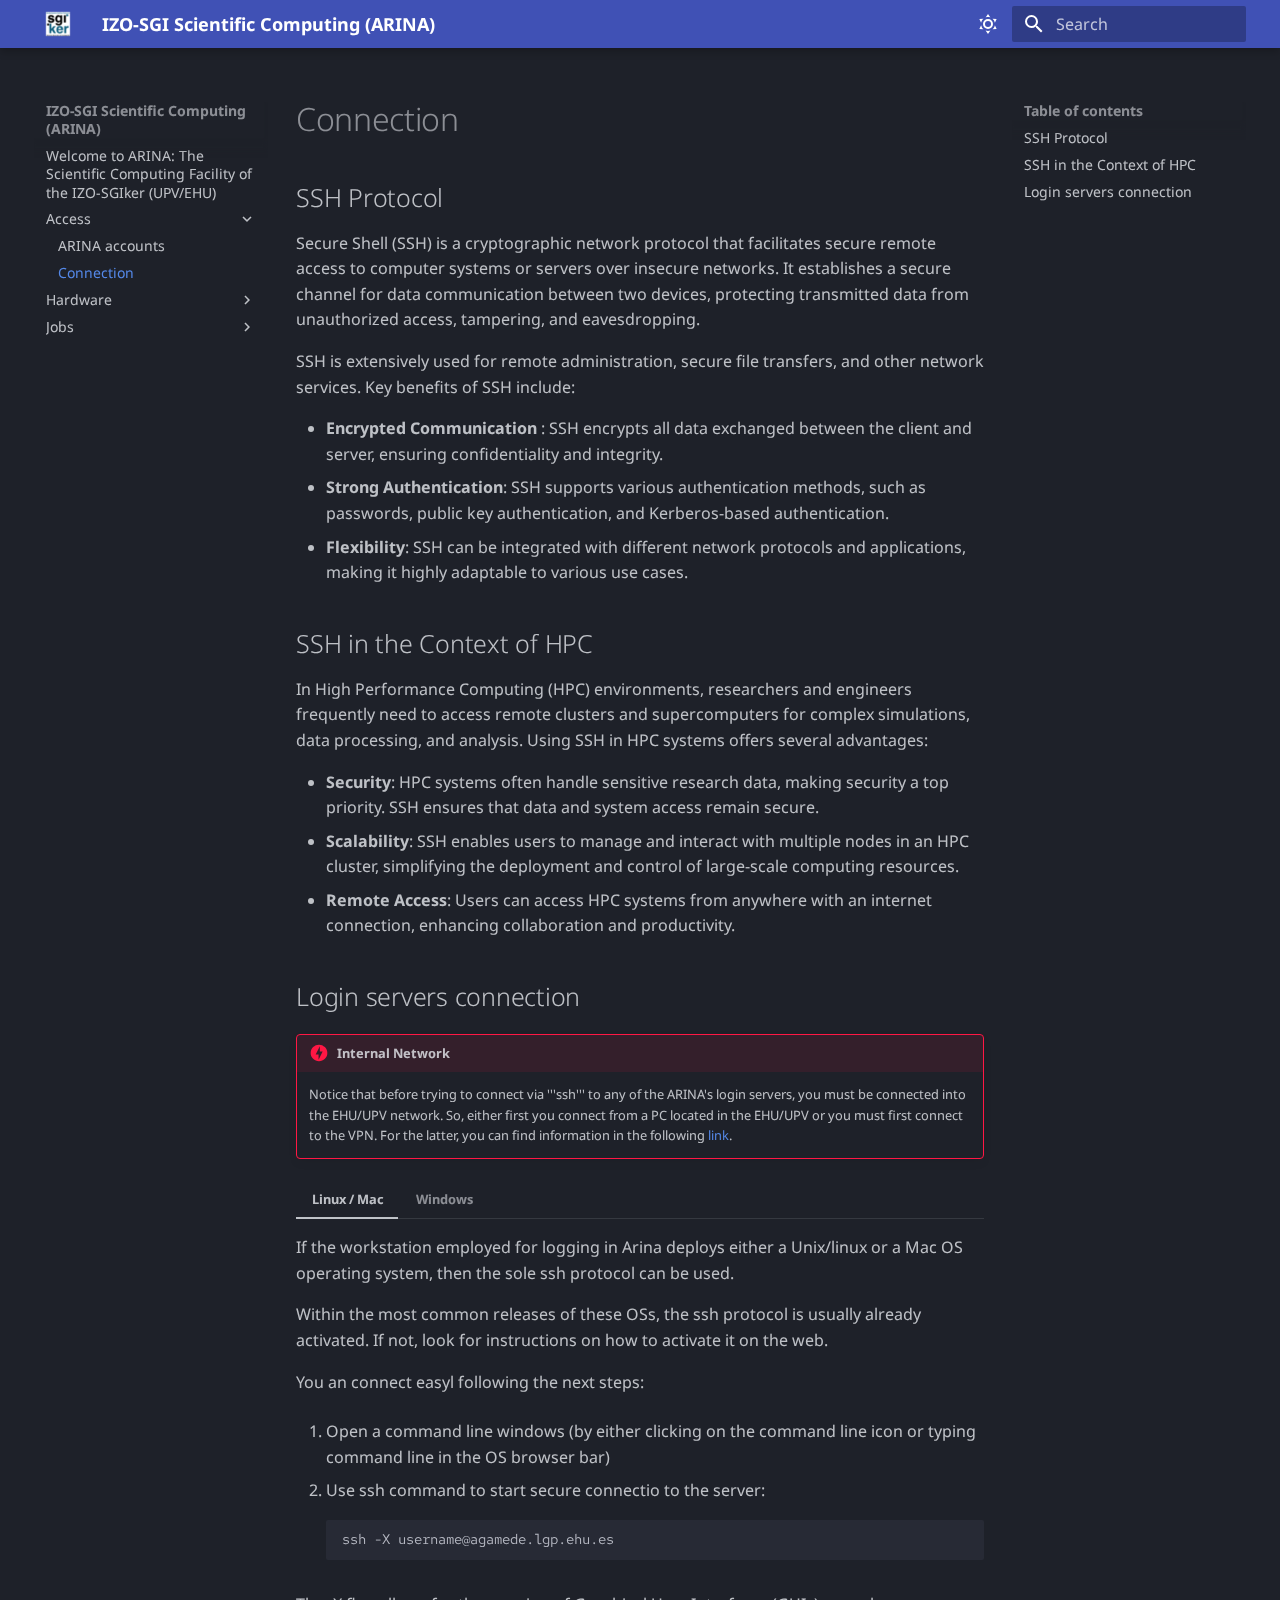
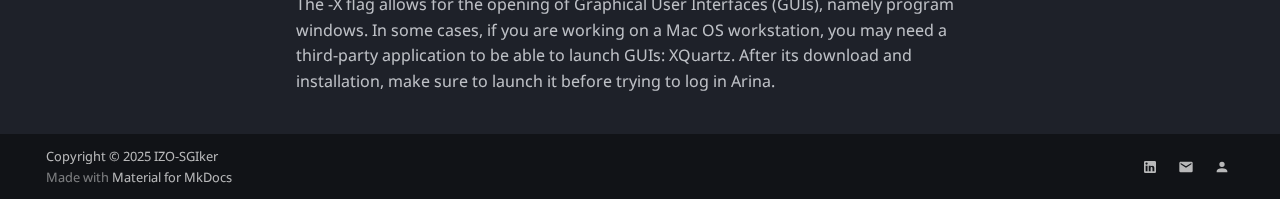
<file: Access/connect/index.html>
<!doctype html>
<html lang="en" class="no-js">
  <head>
    
      <meta charset="utf-8">
      <meta name="viewport" content="width=device-width,initial-scale=1">
      
      
      
        <link rel="canonical" href="https://izosgi.ehu.es/Access/connect/">
      
      
        <link rel="prev" href="../account/">
      
      
        <link rel="next" href="../../Hardware/filesystems/">
      
      
      <link rel="icon" href="../../img/favicon.ico">
      <meta name="generator" content="mkdocs-1.6.1, mkdocs-material-9.6.9">
    
    
      
        <title>Connection - IZO-SGI Scientific Computing (ARINA)</title>
      
    
    
      <link rel="stylesheet" href="../../assets/stylesheets/main.4af4bdda.min.css">
      
        
        <link rel="stylesheet" href="../../assets/stylesheets/palette.06af60db.min.css">
      
      


    
    
      
    
    
      
        
        
        <link rel="preconnect" href="https://fonts.gstatic.com" crossorigin>
        <link rel="stylesheet" href="https://fonts.googleapis.com/css?family=Noto+Sans:300,300i,400,400i,700,700i%7CRed+Hat+Mono:400,400i,700,700i&display=fallback">
        <style>:root{--md-text-font:"Noto Sans";--md-code-font:"Red Hat Mono"}</style>
      
    
    
      <link rel="stylesheet" href="../../stylesheets/extra.css">
    
    <script>__md_scope=new URL("../..",location),__md_hash=e=>[...e].reduce(((e,_)=>(e<<5)-e+_.charCodeAt(0)),0),__md_get=(e,_=localStorage,t=__md_scope)=>JSON.parse(_.getItem(t.pathname+"."+e)),__md_set=(e,_,t=localStorage,a=__md_scope)=>{try{t.setItem(a.pathname+"."+e,JSON.stringify(_))}catch(e){}}</script>
    
      

    
    
    
  </head>
  
  
    
    
      
    
    
    
    
    <body dir="ltr" data-md-color-scheme="slate" data-md-color-primary="indigo" data-md-color-accent="deep-purple">
  
    
    <input class="md-toggle" data-md-toggle="drawer" type="checkbox" id="__drawer" autocomplete="off">
    <input class="md-toggle" data-md-toggle="search" type="checkbox" id="__search" autocomplete="off">
    <label class="md-overlay" for="__drawer"></label>
    <div data-md-component="skip">
      
        
        <a href="#connection" class="md-skip">
          Skip to content
        </a>
      
    </div>
    <div data-md-component="announce">
      
    </div>
    
    
      

  

<header class="md-header md-header--shadow" data-md-component="header">
  <nav class="md-header__inner md-grid" aria-label="Header">
    <a href="../.." title="IZO-SGI Scientific Computing (ARINA)" class="md-header__button md-logo" aria-label="IZO-SGI Scientific Computing (ARINA)" data-md-component="logo">
      
  <img src="../../img/sgiker-square.png" alt="logo">

    </a>
    <label class="md-header__button md-icon" for="__drawer">
      
      <svg xmlns="http://www.w3.org/2000/svg" viewBox="0 0 24 24"><path d="M3 6h18v2H3zm0 5h18v2H3zm0 5h18v2H3z"/></svg>
    </label>
    <div class="md-header__title" data-md-component="header-title">
      <div class="md-header__ellipsis">
        <div class="md-header__topic">
          <span class="md-ellipsis">
            IZO-SGI Scientific Computing (ARINA)
          </span>
        </div>
        <div class="md-header__topic" data-md-component="header-topic">
          <span class="md-ellipsis">
            
              Connection
            
          </span>
        </div>
      </div>
    </div>
    
      
        <form class="md-header__option" data-md-component="palette">
  
    
    
    
    <input class="md-option" data-md-color-media="(prefers-color-scheme: light)" data-md-color-scheme="slate" data-md-color-primary="indigo" data-md-color-accent="deep-purple"  aria-label="Dark mode"  type="radio" name="__palette" id="__palette_0">
    
      <label class="md-header__button md-icon" title="Dark mode" for="__palette_1" hidden>
        <svg xmlns="http://www.w3.org/2000/svg" viewBox="0 0 24 24"><path d="M12 7a5 5 0 0 1 5 5 5 5 0 0 1-5 5 5 5 0 0 1-5-5 5 5 0 0 1 5-5m0 2a3 3 0 0 0-3 3 3 3 0 0 0 3 3 3 3 0 0 0 3-3 3 3 0 0 0-3-3m0-7 2.39 3.42C13.65 5.15 12.84 5 12 5s-1.65.15-2.39.42zM3.34 7l4.16-.35A7.2 7.2 0 0 0 5.94 8.5c-.44.74-.69 1.5-.83 2.29zm.02 10 1.76-3.77a7.131 7.131 0 0 0 2.38 4.14zM20.65 7l-1.77 3.79a7.02 7.02 0 0 0-2.38-4.15zm-.01 10-4.14.36c.59-.51 1.12-1.14 1.54-1.86.42-.73.69-1.5.83-2.29zM12 22l-2.41-3.44c.74.27 1.55.44 2.41.44.82 0 1.63-.17 2.37-.44z"/></svg>
      </label>
    
  
    
    
    
    <input class="md-option" data-md-color-media="(prefers-color-scheme: dark)" data-md-color-scheme="default" data-md-color-primary="light-blue" data-md-color-accent="purple"  aria-label="Light mode"  type="radio" name="__palette" id="__palette_1">
    
      <label class="md-header__button md-icon" title="Light mode" for="__palette_0" hidden>
        <svg xmlns="http://www.w3.org/2000/svg" viewBox="0 0 24 24"><path d="m17.75 4.09-2.53 1.94.91 3.06-2.63-1.81-2.63 1.81.91-3.06-2.53-1.94L12.44 4l1.06-3 1.06 3zm3.5 6.91-1.64 1.25.59 1.98-1.7-1.17-1.7 1.17.59-1.98L15.75 11l2.06-.05L18.5 9l.69 1.95zm-2.28 4.95c.83-.08 1.72 1.1 1.19 1.85-.32.45-.66.87-1.08 1.27C15.17 23 8.84 23 4.94 19.07c-3.91-3.9-3.91-10.24 0-14.14.4-.4.82-.76 1.27-1.08.75-.53 1.93.36 1.85 1.19-.27 2.86.69 5.83 2.89 8.02a9.96 9.96 0 0 0 8.02 2.89m-1.64 2.02a12.08 12.08 0 0 1-7.8-3.47c-2.17-2.19-3.33-5-3.49-7.82-2.81 3.14-2.7 7.96.31 10.98 3.02 3.01 7.84 3.12 10.98.31"/></svg>
      </label>
    
  
</form>
      
    
    
      <script>var palette=__md_get("__palette");if(palette&&palette.color){if("(prefers-color-scheme)"===palette.color.media){var media=matchMedia("(prefers-color-scheme: light)"),input=document.querySelector(media.matches?"[data-md-color-media='(prefers-color-scheme: light)']":"[data-md-color-media='(prefers-color-scheme: dark)']");palette.color.media=input.getAttribute("data-md-color-media"),palette.color.scheme=input.getAttribute("data-md-color-scheme"),palette.color.primary=input.getAttribute("data-md-color-primary"),palette.color.accent=input.getAttribute("data-md-color-accent")}for(var[key,value]of Object.entries(palette.color))document.body.setAttribute("data-md-color-"+key,value)}</script>
    
    
    
      <label class="md-header__button md-icon" for="__search">
        
        <svg xmlns="http://www.w3.org/2000/svg" viewBox="0 0 24 24"><path d="M9.5 3A6.5 6.5 0 0 1 16 9.5c0 1.61-.59 3.09-1.56 4.23l.27.27h.79l5 5-1.5 1.5-5-5v-.79l-.27-.27A6.52 6.52 0 0 1 9.5 16 6.5 6.5 0 0 1 3 9.5 6.5 6.5 0 0 1 9.5 3m0 2C7 5 5 7 5 9.5S7 14 9.5 14 14 12 14 9.5 12 5 9.5 5"/></svg>
      </label>
      <div class="md-search" data-md-component="search" role="dialog">
  <label class="md-search__overlay" for="__search"></label>
  <div class="md-search__inner" role="search">
    <form class="md-search__form" name="search">
      <input type="text" class="md-search__input" name="query" aria-label="Search" placeholder="Search" autocapitalize="off" autocorrect="off" autocomplete="off" spellcheck="false" data-md-component="search-query" required>
      <label class="md-search__icon md-icon" for="__search">
        
        <svg xmlns="http://www.w3.org/2000/svg" viewBox="0 0 24 24"><path d="M9.5 3A6.5 6.5 0 0 1 16 9.5c0 1.61-.59 3.09-1.56 4.23l.27.27h.79l5 5-1.5 1.5-5-5v-.79l-.27-.27A6.52 6.52 0 0 1 9.5 16 6.5 6.5 0 0 1 3 9.5 6.5 6.5 0 0 1 9.5 3m0 2C7 5 5 7 5 9.5S7 14 9.5 14 14 12 14 9.5 12 5 9.5 5"/></svg>
        
        <svg xmlns="http://www.w3.org/2000/svg" viewBox="0 0 24 24"><path d="M20 11v2H8l5.5 5.5-1.42 1.42L4.16 12l7.92-7.92L13.5 5.5 8 11z"/></svg>
      </label>
      <nav class="md-search__options" aria-label="Search">
        
        <button type="reset" class="md-search__icon md-icon" title="Clear" aria-label="Clear" tabindex="-1">
          
          <svg xmlns="http://www.w3.org/2000/svg" viewBox="0 0 24 24"><path d="M19 6.41 17.59 5 12 10.59 6.41 5 5 6.41 10.59 12 5 17.59 6.41 19 12 13.41 17.59 19 19 17.59 13.41 12z"/></svg>
        </button>
      </nav>
      
    </form>
    <div class="md-search__output">
      <div class="md-search__scrollwrap" tabindex="0" data-md-scrollfix>
        <div class="md-search-result" data-md-component="search-result">
          <div class="md-search-result__meta">
            Initializing search
          </div>
          <ol class="md-search-result__list" role="presentation"></ol>
        </div>
      </div>
    </div>
  </div>
</div>
    
    
  </nav>
  
</header>
    
    <div class="md-container" data-md-component="container">
      
      
        
          
        
      
      <main class="md-main" data-md-component="main">
        <div class="md-main__inner md-grid">
          
            
              
              <div class="md-sidebar md-sidebar--primary" data-md-component="sidebar" data-md-type="navigation" >
                <div class="md-sidebar__scrollwrap">
                  <div class="md-sidebar__inner">
                    



<nav class="md-nav md-nav--primary" aria-label="Navigation" data-md-level="0">
  <label class="md-nav__title" for="__drawer">
    <a href="../.." title="IZO-SGI Scientific Computing (ARINA)" class="md-nav__button md-logo" aria-label="IZO-SGI Scientific Computing (ARINA)" data-md-component="logo">
      
  <img src="../../img/sgiker-square.png" alt="logo">

    </a>
    IZO-SGI Scientific Computing (ARINA)
  </label>
  
  <ul class="md-nav__list" data-md-scrollfix>
    
      
      
  
  
  
  
    <li class="md-nav__item">
      <a href="../.." class="md-nav__link">
        
  
  <span class="md-ellipsis">
    Welcome to ARINA: The Scientific Computing Facility of the IZO-SGIker (UPV/EHU)
    
  </span>
  

      </a>
    </li>
  

    
      
      
  
  
    
  
  
  
    
    
    
    
    <li class="md-nav__item md-nav__item--active md-nav__item--nested">
      
        
        
        <input class="md-nav__toggle md-toggle " type="checkbox" id="__nav_2" checked>
        
          
          <label class="md-nav__link" for="__nav_2" id="__nav_2_label" tabindex="0">
            
  
  <span class="md-ellipsis">
    Access
    
  </span>
  

            <span class="md-nav__icon md-icon"></span>
          </label>
        
        <nav class="md-nav" data-md-level="1" aria-labelledby="__nav_2_label" aria-expanded="true">
          <label class="md-nav__title" for="__nav_2">
            <span class="md-nav__icon md-icon"></span>
            Access
          </label>
          <ul class="md-nav__list" data-md-scrollfix>
            
              
                
  
  
  
  
    <li class="md-nav__item">
      <a href="../account/" class="md-nav__link">
        
  
  <span class="md-ellipsis">
    ARINA accounts
    
  </span>
  

      </a>
    </li>
  

              
            
              
                
  
  
    
  
  
  
    <li class="md-nav__item md-nav__item--active">
      
      <input class="md-nav__toggle md-toggle" type="checkbox" id="__toc">
      
      
        
      
      
        <label class="md-nav__link md-nav__link--active" for="__toc">
          
  
  <span class="md-ellipsis">
    Connection
    
  </span>
  

          <span class="md-nav__icon md-icon"></span>
        </label>
      
      <a href="./" class="md-nav__link md-nav__link--active">
        
  
  <span class="md-ellipsis">
    Connection
    
  </span>
  

      </a>
      
        

<nav class="md-nav md-nav--secondary" aria-label="Table of contents">
  
  
  
    
  
  
    <label class="md-nav__title" for="__toc">
      <span class="md-nav__icon md-icon"></span>
      Table of contents
    </label>
    <ul class="md-nav__list" data-md-component="toc" data-md-scrollfix>
      
        <li class="md-nav__item">
  <a href="#ssh-protocol" class="md-nav__link">
    <span class="md-ellipsis">
      SSH Protocol
    </span>
  </a>
  
</li>
      
        <li class="md-nav__item">
  <a href="#ssh-in-the-context-of-hpc" class="md-nav__link">
    <span class="md-ellipsis">
      SSH in the Context of HPC
    </span>
  </a>
  
</li>
      
        <li class="md-nav__item">
  <a href="#login-servers-connection" class="md-nav__link">
    <span class="md-ellipsis">
      Login servers connection
    </span>
  </a>
  
</li>
      
    </ul>
  
</nav>
      
    </li>
  

              
            
          </ul>
        </nav>
      
    </li>
  

    
      
      
  
  
  
  
    
    
    
    
    <li class="md-nav__item md-nav__item--nested">
      
        
        
        <input class="md-nav__toggle md-toggle " type="checkbox" id="__nav_3" >
        
          
          <label class="md-nav__link" for="__nav_3" id="__nav_3_label" tabindex="0">
            
  
  <span class="md-ellipsis">
    Hardware
    
  </span>
  

            <span class="md-nav__icon md-icon"></span>
          </label>
        
        <nav class="md-nav" data-md-level="1" aria-labelledby="__nav_3_label" aria-expanded="false">
          <label class="md-nav__title" for="__nav_3">
            <span class="md-nav__icon md-icon"></span>
            Hardware
          </label>
          <ul class="md-nav__list" data-md-scrollfix>
            
              
                
  
  
  
  
    <li class="md-nav__item">
      <a href="../../Hardware/filesystems/" class="md-nav__link">
        
  
  <span class="md-ellipsis">
    File Systems
    
  </span>
  

      </a>
    </li>
  

              
            
              
                
  
  
  
  
    <li class="md-nav__item">
      <a href="../../Hardware/network/" class="md-nav__link">
        
  
  <span class="md-ellipsis">
    Network / Connectivity
    
  </span>
  

      </a>
    </li>
  

              
            
              
                
  
  
  
  
    <li class="md-nav__item">
      <a href="../../Hardware/nodes/" class="md-nav__link">
        
  
  <span class="md-ellipsis">
    Compute Nodes and Specialized Nodes
    
  </span>
  

      </a>
    </li>
  

              
            
              
                
  
  
  
  
    <li class="md-nav__item">
      <a href="../../Hardware/resources/" class="md-nav__link">
        
  
  <span class="md-ellipsis">
    Overview
    
  </span>
  

      </a>
    </li>
  

              
            
          </ul>
        </nav>
      
    </li>
  

    
      
      
  
  
  
  
    
    
    
    
    <li class="md-nav__item md-nav__item--nested">
      
        
        
        <input class="md-nav__toggle md-toggle " type="checkbox" id="__nav_4" >
        
          
          <label class="md-nav__link" for="__nav_4" id="__nav_4_label" tabindex="0">
            
  
  <span class="md-ellipsis">
    Jobs
    
  </span>
  

            <span class="md-nav__icon md-icon"></span>
          </label>
        
        <nav class="md-nav" data-md-level="1" aria-labelledby="__nav_4_label" aria-expanded="false">
          <label class="md-nav__title" for="__nav_4">
            <span class="md-nav__icon md-icon"></span>
            Jobs
          </label>
          <ul class="md-nav__list" data-md-scrollfix>
            
              
                
  
  
  
  
    <li class="md-nav__item">
      <a href="../../Jobs/modules/" class="md-nav__link">
        
  
  <span class="md-ellipsis">
    Software manager: Modules
    
  </span>
  

      </a>
    </li>
  

              
            
          </ul>
        </nav>
      
    </li>
  

    
  </ul>
</nav>
                  </div>
                </div>
              </div>
            
            
              
              <div class="md-sidebar md-sidebar--secondary" data-md-component="sidebar" data-md-type="toc" >
                <div class="md-sidebar__scrollwrap">
                  <div class="md-sidebar__inner">
                    

<nav class="md-nav md-nav--secondary" aria-label="Table of contents">
  
  
  
    
  
  
    <label class="md-nav__title" for="__toc">
      <span class="md-nav__icon md-icon"></span>
      Table of contents
    </label>
    <ul class="md-nav__list" data-md-component="toc" data-md-scrollfix>
      
        <li class="md-nav__item">
  <a href="#ssh-protocol" class="md-nav__link">
    <span class="md-ellipsis">
      SSH Protocol
    </span>
  </a>
  
</li>
      
        <li class="md-nav__item">
  <a href="#ssh-in-the-context-of-hpc" class="md-nav__link">
    <span class="md-ellipsis">
      SSH in the Context of HPC
    </span>
  </a>
  
</li>
      
        <li class="md-nav__item">
  <a href="#login-servers-connection" class="md-nav__link">
    <span class="md-ellipsis">
      Login servers connection
    </span>
  </a>
  
</li>
      
    </ul>
  
</nav>
                  </div>
                </div>
              </div>
            
          
          
            <div class="md-content" data-md-component="content">
              <article class="md-content__inner md-typeset">
                
                  



<h1 id="connection">Connection</h1>
<h2 id="ssh-protocol">SSH Protocol</h2>
<p>Secure Shell (SSH) is a cryptographic network protocol that facilitates secure remote access to computer systems or servers over insecure networks. It establishes a secure channel for data communication between two devices, protecting transmitted data from unauthorized access, tampering, and eavesdropping.</p>
<p>SSH is extensively used for remote administration, secure file transfers, and other network services. Key benefits of SSH include:</p>
<ul>
<li><strong>Encrypted Communication</strong> : SSH encrypts all data exchanged between the client and server, ensuring confidentiality and integrity.</li>
<li><strong>Strong Authentication</strong>: SSH supports various authentication methods, such as passwords, public key authentication, and Kerberos-based authentication.</li>
<li><strong>Flexibility</strong>: SSH can be integrated with different network protocols and applications, making it highly adaptable to various use cases.</li>
</ul>
<h2 id="ssh-in-the-context-of-hpc">SSH in the Context of HPC</h2>
<p>In High Performance Computing (HPC) environments, researchers and engineers frequently need to access remote clusters and supercomputers for complex simulations, data processing, and analysis. Using SSH in HPC systems offers several advantages:</p>
<ul>
<li><strong>Security</strong>: HPC systems often handle sensitive research data, making security a top priority. SSH ensures that data and system access remain secure.</li>
<li><strong>Scalability</strong>: SSH enables users to manage and interact with multiple nodes in an HPC cluster, simplifying the deployment and control of large-scale computing resources.</li>
<li><strong>Remote Access</strong>: Users can access HPC systems from anywhere with an internet connection, enhancing collaboration and productivity.</li>
</ul>
<h2 id="login-servers-connection">Login servers connection</h2>
<div class="admonition danger">
<p class="admonition-title"> Internal Network </p>
<p>Notice that before trying to connect via '''ssh''' to any of the ARINA's login servers, you must be connected into the EHU/UPV network. So, either first you connect from a PC located in the EHU/UPV or you must first connect to the VPN. For the latter, you can find information in the following <a href="https://www.ehu.eus/es/web/ikt-tic/vpn" target="_blank">link</a>.</p>
</div>
<div class="tabbed-set tabbed-alternate" data-tabs="1:2"><input checked="checked" id="__tabbed_1_1" name="__tabbed_1" type="radio" /><input id="__tabbed_1_2" name="__tabbed_1" type="radio" /><div class="tabbed-labels"><label for="__tabbed_1_1">Linux / Mac</label><label for="__tabbed_1_2">Windows</label></div>
<div class="tabbed-content">
<div class="tabbed-block">
<p>If the workstation employed for logging in Arina deploys either a Unix/linux or a Mac OS operating system, then the sole ssh protocol can be used.</p>
<p>Within the most common releases of these OSs, the ssh protocol is usually already activated. 
If not, look for instructions on how to activate it on the web.</p>
<p>You an connect easyl following the next steps:</p>
<ol>
<li>
<p>Open a command line windows (by either clicking on the command line icon or typing command line in the OS browser bar)</p>
</li>
<li>
<p>Use ssh command to start secure connectio to the server:</p>
<pre><code>ssh -X username@agamede.lgp.ehu.es
</code></pre>
</li>
</ol>
<p>The -X flag allows for the opening of Graphical User Interfaces (GUIs), namely program windows. In some cases, if you are working on a Mac OS workstation, you may need a third-party application to be able to launch GUIs: XQuartz. After its download and installation, make sure to launch it before trying to log in Arina.</p>
</div>
<div class="tabbed-block">
<p>In order to connect from a Windows PC, you will need to download and install a third party software that enable ssh and or ftp connection to a Linux server. 
For its simplicity we recommend to install <a href="https://mobaxterm.mobatek.net/" target="_blank">MobaXterm</a></p>
<p>Here we show how to set up MobaXterm, which is the recommended one, but a similar configuration process could be followed for the rest of the mentioned software.</p>
<ol>
<li>
<p>Open the MobaXterm software</p>
</li>
<li>
<p>Go to Sessions tab and select <strong>New session</strong> from the drop-down menu.</p>
</li>
<li>
<p>Select the first icon (<strong>SSH</strong>) from the line-list on top of the pop-up window, and fill the <em>Remote Host</em> gap with the login server name (i.e. <strong>agamede.lgp.ehu.es</strong> )</p>
</li>
<li>
<p>Tick the <em>Specify username</em> box and insert the Arina username of the user in the gap next to it, and press <em>OK</em> button.</p>
</li>
<li>
<p>It will appear a new terminal windows asking for the required password. 
Once you enter the corret password, the connection will be established and you will be able to use command line options as well as use "<em>Drag &amp; Drop</em>" to copy files from your personal PC to the server and vice-versa.</p>
</li>
</ol>
</div>
</div>
</div>












                
              </article>
            </div>
          
          
<script>var target=document.getElementById(location.hash.slice(1));target&&target.name&&(target.checked=target.name.startsWith("__tabbed_"))</script>
        </div>
        
      </main>
      
        <footer class="md-footer">
  
  <div class="md-footer-meta md-typeset">
    <div class="md-footer-meta__inner md-grid">
      <div class="md-copyright">
  
    <div class="md-copyright__highlight">
      Copyright &copy; 2025 IZO-SGIker
    </div>
  
  
    Made with
    <a href="https://squidfunk.github.io/mkdocs-material/" target="_blank" rel="noopener">
      Material for MkDocs
    </a>
  
</div>
      
        <div class="md-social">
  
    
    
    
    
      
      
    
    <a href="https://linkedin.com/in/" target="_blank" rel="noopener" title="linkedin.com" class="md-social__link">
      <svg xmlns="http://www.w3.org/2000/svg" viewBox="0 0 24 24"><path d="M19 3a2 2 0 0 1 2 2v14a2 2 0 0 1-2 2H5a2 2 0 0 1-2-2V5a2 2 0 0 1 2-2zm-.5 15.5v-5.3a3.26 3.26 0 0 0-3.26-3.26c-.85 0-1.84.52-2.32 1.3v-1.11h-2.79v8.37h2.79v-4.93c0-.77.62-1.4 1.39-1.4a1.4 1.4 0 0 1 1.4 1.4v4.93zM6.88 8.56a1.68 1.68 0 0 0 1.68-1.68c0-.93-.75-1.69-1.68-1.69a1.69 1.69 0 0 0-1.69 1.69c0 .93.76 1.68 1.69 1.68m1.39 9.94v-8.37H5.5v8.37z"/></svg>
    </a>
  
    
    
    
    
    <a href="" target="_blank" rel="noopener" title="" class="md-social__link">
      <svg xmlns="http://www.w3.org/2000/svg" viewBox="0 0 24 24"><path d="m20 8-8 5-8-5V6l8 5 8-5m0-2H4c-1.11 0-2 .89-2 2v12a2 2 0 0 0 2 2h16a2 2 0 0 0 2-2V6a2 2 0 0 0-2-2"/></svg>
    </a>
  
    
    
    
    
      
      
    
    <a href="http://www.ehu.eus/sgi/CUENTA" target="_blank" rel="noopener" title="www.ehu.eus" class="md-social__link">
      <svg xmlns="http://www.w3.org/2000/svg" viewBox="0 0 24 24"><path d="M12 4a4 4 0 0 1 4 4 4 4 0 0 1-4 4 4 4 0 0 1-4-4 4 4 0 0 1 4-4m0 10c4.42 0 8 1.79 8 4v2H4v-2c0-2.21 3.58-4 8-4"/></svg>
    </a>
  
</div>
      
    </div>
  </div>
</footer>
      
    </div>
    <div class="md-dialog" data-md-component="dialog">
      <div class="md-dialog__inner md-typeset"></div>
    </div>
    
    
    <script id="__config" type="application/json">{"base": "../..", "features": [], "search": "../../assets/javascripts/workers/search.f8cc74c7.min.js", "translations": {"clipboard.copied": "Copied to clipboard", "clipboard.copy": "Copy to clipboard", "search.result.more.one": "1 more on this page", "search.result.more.other": "# more on this page", "search.result.none": "No matching documents", "search.result.one": "1 matching document", "search.result.other": "# matching documents", "search.result.placeholder": "Type to start searching", "search.result.term.missing": "Missing", "select.version": "Select version"}}</script>
    
    
      <script src="../../assets/javascripts/bundle.c8b220af.min.js"></script>
      
    
  </body>
</html>
</file>
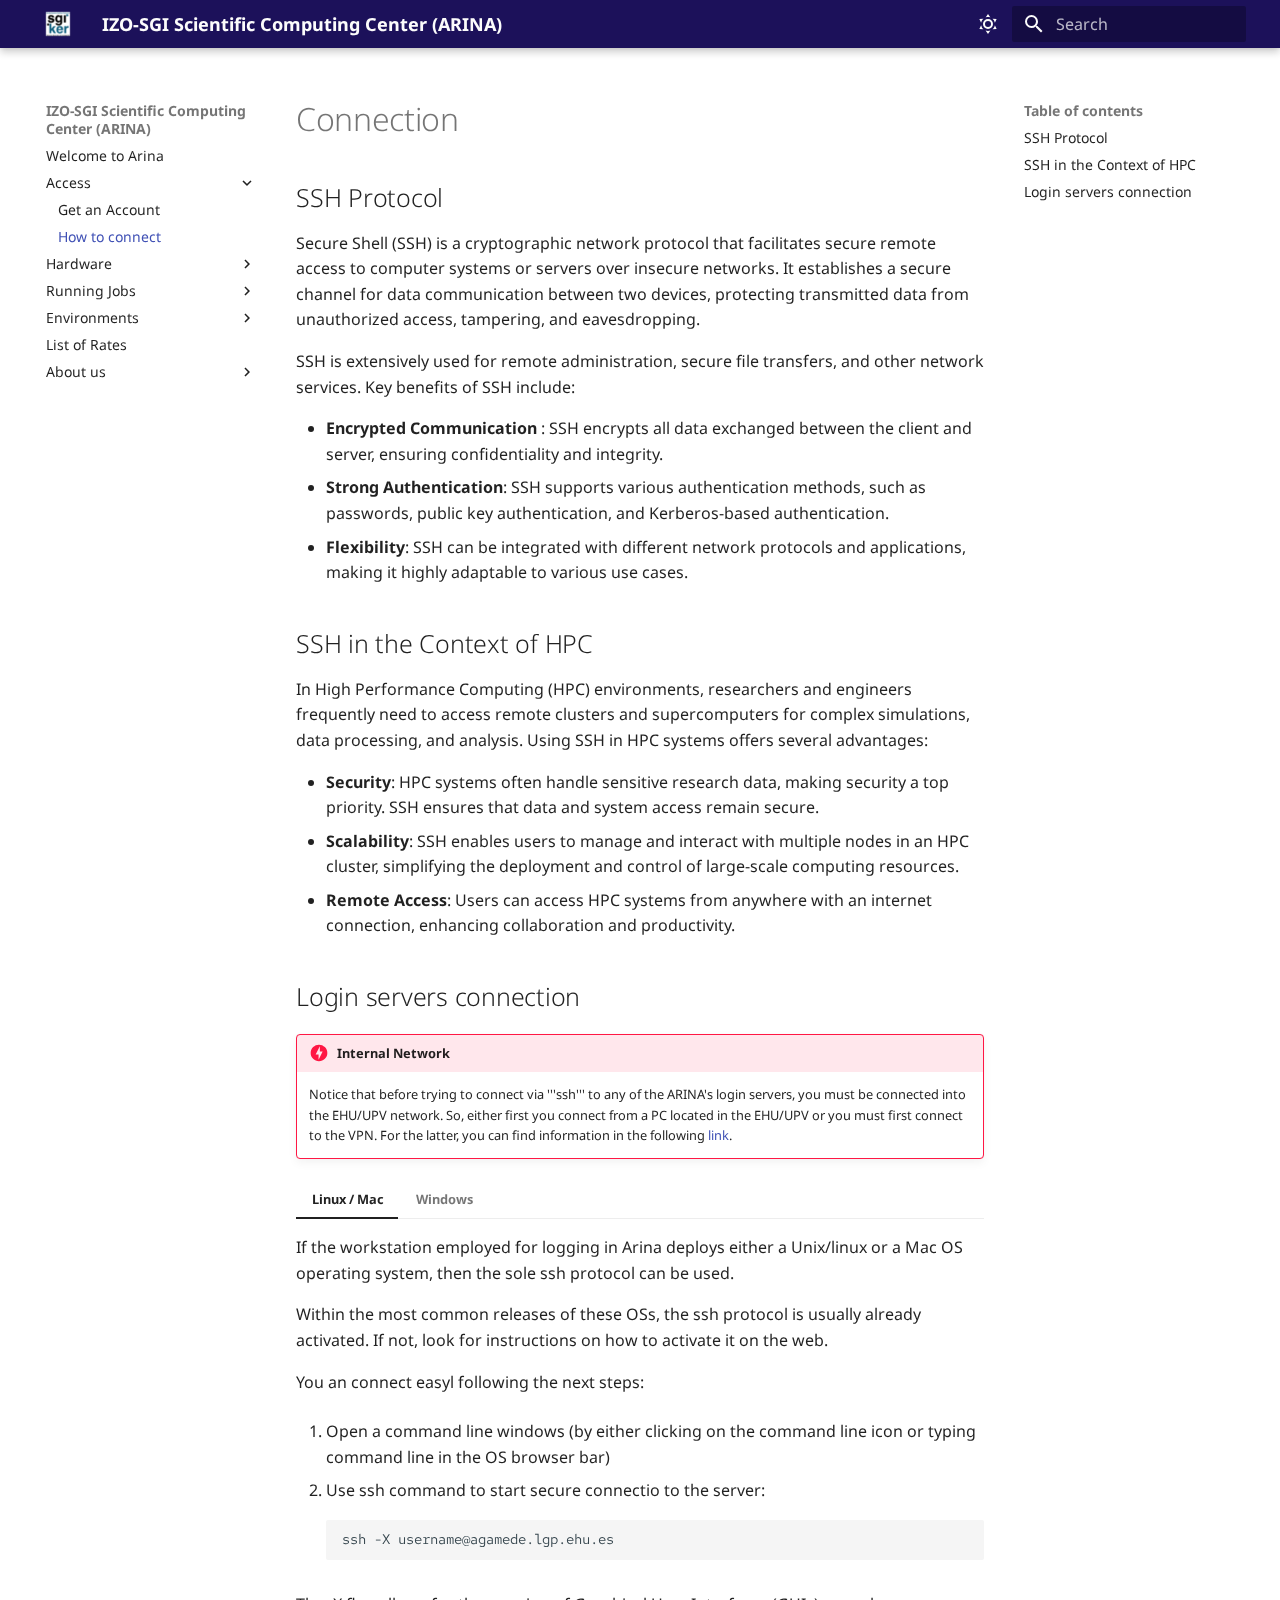
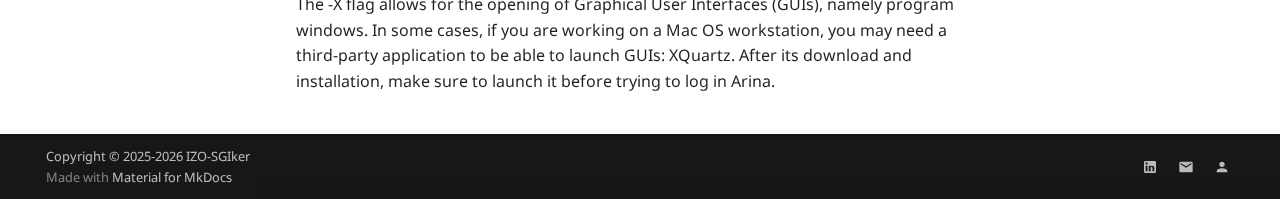
<file: access/connect/index.html>
<!doctype html>
<html lang="en" class="no-js">
  <head>
    
      <meta charset="utf-8">
      <meta name="viewport" content="width=device-width,initial-scale=1">
      
      
      
        <link rel="canonical" href="https://scc.ehu.eus/access/connect/">
      
      
        <link rel="prev" href="../account/">
      
      
        <link rel="next" href="../../hardware/resources/">
      
      
        
      
      
      <link rel="icon" href="../../img/favicon.ico">
      <meta name="generator" content="mkdocs-1.6.1, mkdocs-material-9.7.6">
    
    
      
        <title>How to connect - IZO-SGI Scientific Computing Center (ARINA)</title>
      
    
    
      <link rel="stylesheet" href="../../assets/stylesheets/main.484c7ddc.min.css">
      
        
        <link rel="stylesheet" href="../../assets/stylesheets/palette.ab4e12ef.min.css">
      
      


    
    
      
    
    
      
        
        
        <link rel="preconnect" href="https://fonts.gstatic.com" crossorigin>
        <link rel="stylesheet" href="https://fonts.googleapis.com/css?family=Noto+Sans:300,300i,400,400i,700,700i%7CRed+Hat+Mono:400,400i,700,700i&display=fallback">
        <style>:root{--md-text-font:"Noto Sans";--md-code-font:"Red Hat Mono"}</style>
      
    
    
      <link rel="stylesheet" href="../../stylesheets/extra.css">
    
    <script>__md_scope=new URL("../..",location),__md_hash=e=>[...e].reduce(((e,_)=>(e<<5)-e+_.charCodeAt(0)),0),__md_get=(e,_=localStorage,t=__md_scope)=>JSON.parse(_.getItem(t.pathname+"."+e)),__md_set=(e,_,t=localStorage,a=__md_scope)=>{try{t.setItem(a.pathname+"."+e,JSON.stringify(_))}catch(e){}}</script>
    
      

    
    
  </head>
  
  
    
    
      
    
    
    
    
    <body dir="ltr" data-md-color-scheme="izosgi-dark" data-md-color-primary="indigo" data-md-color-accent="indigo">
  
    
    <input class="md-toggle" data-md-toggle="drawer" type="checkbox" id="__drawer" autocomplete="off">
    <input class="md-toggle" data-md-toggle="search" type="checkbox" id="__search" autocomplete="off">
    <label class="md-overlay" for="__drawer"></label>
    <div data-md-component="skip">
      
        
        <a href="#connection" class="md-skip">
          Skip to content
        </a>
      
    </div>
    <div data-md-component="announce">
      
    </div>
    
    
      

  

<header class="md-header md-header--shadow" data-md-component="header">
  <nav class="md-header__inner md-grid" aria-label="Header">
    <a href="../.." title="IZO-SGI Scientific Computing Center (ARINA)" class="md-header__button md-logo" aria-label="IZO-SGI Scientific Computing Center (ARINA)" data-md-component="logo">
      
  <img src="../../img/sgiker-square.png" alt="logo">

    </a>
    <label class="md-header__button md-icon" for="__drawer">
      
      <svg xmlns="http://www.w3.org/2000/svg" viewBox="0 0 24 24"><path d="M3 6h18v2H3zm0 5h18v2H3zm0 5h18v2H3z"/></svg>
    </label>
    <div class="md-header__title" data-md-component="header-title">
      <div class="md-header__ellipsis">
        <div class="md-header__topic">
          <span class="md-ellipsis">
            IZO-SGI Scientific Computing Center (ARINA)
          </span>
        </div>
        <div class="md-header__topic" data-md-component="header-topic">
          <span class="md-ellipsis">
            
              How to connect
            
          </span>
        </div>
      </div>
    </div>
    
      
        <form class="md-header__option" data-md-component="palette">
  
    
    
    
    <input class="md-option" data-md-color-media="" data-md-color-scheme="izosgi-dark" data-md-color-primary="indigo" data-md-color-accent="indigo"  aria-label="Light mode"  type="radio" name="__palette" id="__palette_0">
    
      <label class="md-header__button md-icon" title="Light mode" for="__palette_1" hidden>
        <svg xmlns="http://www.w3.org/2000/svg" viewBox="0 0 24 24"><path d="M12 7a5 5 0 0 1 5 5 5 5 0 0 1-5 5 5 5 0 0 1-5-5 5 5 0 0 1 5-5m0 2a3 3 0 0 0-3 3 3 3 0 0 0 3 3 3 3 0 0 0 3-3 3 3 0 0 0-3-3m0-7 2.39 3.42C13.65 5.15 12.84 5 12 5s-1.65.15-2.39.42zM3.34 7l4.16-.35A7.2 7.2 0 0 0 5.94 8.5c-.44.74-.69 1.5-.83 2.29zm.02 10 1.76-3.77a7.131 7.131 0 0 0 2.38 4.14zM20.65 7l-1.77 3.79a7.02 7.02 0 0 0-2.38-4.15zm-.01 10-4.14.36c.59-.51 1.12-1.14 1.54-1.86.42-.73.69-1.5.83-2.29zM12 22l-2.41-3.44c.74.27 1.55.44 2.41.44.82 0 1.63-.17 2.37-.44z"/></svg>
      </label>
    
  
    
    
    
    <input class="md-option" data-md-color-media="" data-md-color-scheme="izosgi-light" data-md-color-primary="indigo" data-md-color-accent="indigo"  aria-label="Dark mode"  type="radio" name="__palette" id="__palette_1">
    
      <label class="md-header__button md-icon" title="Dark mode" for="__palette_0" hidden>
        <svg xmlns="http://www.w3.org/2000/svg" viewBox="0 0 24 24"><path d="m17.75 4.09-2.53 1.94.91 3.06-2.63-1.81-2.63 1.81.91-3.06-2.53-1.94L12.44 4l1.06-3 1.06 3zm3.5 6.91-1.64 1.25.59 1.98-1.7-1.17-1.7 1.17.59-1.98L15.75 11l2.06-.05L18.5 9l.69 1.95zm-2.28 4.95c.83-.08 1.72 1.1 1.19 1.85-.32.45-.66.87-1.08 1.27C15.17 23 8.84 23 4.94 19.07c-3.91-3.9-3.91-10.24 0-14.14.4-.4.82-.76 1.27-1.08.75-.53 1.93.36 1.85 1.19-.27 2.86.69 5.83 2.89 8.02a9.96 9.96 0 0 0 8.02 2.89m-1.64 2.02a12.08 12.08 0 0 1-7.8-3.47c-2.17-2.19-3.33-5-3.49-7.82-2.81 3.14-2.7 7.96.31 10.98 3.02 3.01 7.84 3.12 10.98.31"/></svg>
      </label>
    
  
</form>
      
    
    
      <script>var palette=__md_get("__palette");if(palette&&palette.color){if("(prefers-color-scheme)"===palette.color.media){var media=matchMedia("(prefers-color-scheme: light)"),input=document.querySelector(media.matches?"[data-md-color-media='(prefers-color-scheme: light)']":"[data-md-color-media='(prefers-color-scheme: dark)']");palette.color.media=input.getAttribute("data-md-color-media"),palette.color.scheme=input.getAttribute("data-md-color-scheme"),palette.color.primary=input.getAttribute("data-md-color-primary"),palette.color.accent=input.getAttribute("data-md-color-accent")}for(var[key,value]of Object.entries(palette.color))document.body.setAttribute("data-md-color-"+key,value)}</script>
    
    
    
      
      
        <label class="md-header__button md-icon" for="__search">
          
          <svg xmlns="http://www.w3.org/2000/svg" viewBox="0 0 24 24"><path d="M9.5 3A6.5 6.5 0 0 1 16 9.5c0 1.61-.59 3.09-1.56 4.23l.27.27h.79l5 5-1.5 1.5-5-5v-.79l-.27-.27A6.52 6.52 0 0 1 9.5 16 6.5 6.5 0 0 1 3 9.5 6.5 6.5 0 0 1 9.5 3m0 2C7 5 5 7 5 9.5S7 14 9.5 14 14 12 14 9.5 12 5 9.5 5"/></svg>
        </label>
        <div class="md-search" data-md-component="search" role="dialog">
  <label class="md-search__overlay" for="__search"></label>
  <div class="md-search__inner" role="search">
    <form class="md-search__form" name="search">
      <input type="text" class="md-search__input" name="query" aria-label="Search" placeholder="Search" autocapitalize="off" autocorrect="off" autocomplete="off" spellcheck="false" data-md-component="search-query" required>
      <label class="md-search__icon md-icon" for="__search">
        
        <svg xmlns="http://www.w3.org/2000/svg" viewBox="0 0 24 24"><path d="M9.5 3A6.5 6.5 0 0 1 16 9.5c0 1.61-.59 3.09-1.56 4.23l.27.27h.79l5 5-1.5 1.5-5-5v-.79l-.27-.27A6.52 6.52 0 0 1 9.5 16 6.5 6.5 0 0 1 3 9.5 6.5 6.5 0 0 1 9.5 3m0 2C7 5 5 7 5 9.5S7 14 9.5 14 14 12 14 9.5 12 5 9.5 5"/></svg>
        
        <svg xmlns="http://www.w3.org/2000/svg" viewBox="0 0 24 24"><path d="M20 11v2H8l5.5 5.5-1.42 1.42L4.16 12l7.92-7.92L13.5 5.5 8 11z"/></svg>
      </label>
      <nav class="md-search__options" aria-label="Search">
        
        <button type="reset" class="md-search__icon md-icon" title="Clear" aria-label="Clear" tabindex="-1">
          
          <svg xmlns="http://www.w3.org/2000/svg" viewBox="0 0 24 24"><path d="M19 6.41 17.59 5 12 10.59 6.41 5 5 6.41 10.59 12 5 17.59 6.41 19 12 13.41 17.59 19 19 17.59 13.41 12z"/></svg>
        </button>
      </nav>
      
    </form>
    <div class="md-search__output">
      <div class="md-search__scrollwrap" tabindex="0" data-md-scrollfix>
        <div class="md-search-result" data-md-component="search-result">
          <div class="md-search-result__meta">
            Initializing search
          </div>
          <ol class="md-search-result__list" role="presentation"></ol>
        </div>
      </div>
    </div>
  </div>
</div>
      
    
    
  </nav>
  
</header>
    
    <div class="md-container" data-md-component="container">
      
      
        
          
        
      
      <main class="md-main" data-md-component="main">
        <div class="md-main__inner md-grid">
          
            
              
              <div class="md-sidebar md-sidebar--primary" data-md-component="sidebar" data-md-type="navigation" >
                <div class="md-sidebar__scrollwrap">
                  <div class="md-sidebar__inner">
                    



<nav class="md-nav md-nav--primary" aria-label="Navigation" data-md-level="0">
  <label class="md-nav__title" for="__drawer">
    <a href="../.." title="IZO-SGI Scientific Computing Center (ARINA)" class="md-nav__button md-logo" aria-label="IZO-SGI Scientific Computing Center (ARINA)" data-md-component="logo">
      
  <img src="../../img/sgiker-square.png" alt="logo">

    </a>
    IZO-SGI Scientific Computing Center (ARINA)
  </label>
  
  <ul class="md-nav__list" data-md-scrollfix>
    
      
      
  
  
  
  
    <li class="md-nav__item">
      <a href="../.." class="md-nav__link">
        
  
  
  <span class="md-ellipsis">
    
  
    Welcome to Arina
  

    
  </span>
  
  

      </a>
    </li>
  

    
      
      
  
  
    
  
  
  
    
    
    
    
    
    <li class="md-nav__item md-nav__item--active md-nav__item--nested">
      
        
        
        <input class="md-nav__toggle md-toggle " type="checkbox" id="__nav_2" checked>
        
          
          <label class="md-nav__link" for="__nav_2" id="__nav_2_label" tabindex="0">
            
  
  
  <span class="md-ellipsis">
    
  
    Access
  

    
  </span>
  
  

            <span class="md-nav__icon md-icon"></span>
          </label>
        
        <nav class="md-nav" data-md-level="1" aria-labelledby="__nav_2_label" aria-expanded="true">
          <label class="md-nav__title" for="__nav_2">
            <span class="md-nav__icon md-icon"></span>
            
  
    Access
  

          </label>
          <ul class="md-nav__list" data-md-scrollfix>
            
              
                
  
  
  
  
    <li class="md-nav__item">
      <a href="../account/" class="md-nav__link">
        
  
  
  <span class="md-ellipsis">
    
  
    Get an Account
  

    
  </span>
  
  

      </a>
    </li>
  

              
            
              
                
  
  
    
  
  
  
    <li class="md-nav__item md-nav__item--active">
      
      <input class="md-nav__toggle md-toggle" type="checkbox" id="__toc">
      
      
        
      
      
        <label class="md-nav__link md-nav__link--active" for="__toc">
          
  
  
  <span class="md-ellipsis">
    
  
    How to connect
  

    
  </span>
  
  

          <span class="md-nav__icon md-icon"></span>
        </label>
      
      <a href="./" class="md-nav__link md-nav__link--active">
        
  
  
  <span class="md-ellipsis">
    
  
    How to connect
  

    
  </span>
  
  

      </a>
      
        

<nav class="md-nav md-nav--secondary" aria-label="Table of contents">
  
  
  
    
  
  
    <label class="md-nav__title" for="__toc">
      <span class="md-nav__icon md-icon"></span>
      Table of contents
    </label>
    <ul class="md-nav__list" data-md-component="toc" data-md-scrollfix>
      
        <li class="md-nav__item">
  <a href="#ssh-protocol" class="md-nav__link">
    <span class="md-ellipsis">
      
        SSH Protocol
      
    </span>
  </a>
  
</li>
      
        <li class="md-nav__item">
  <a href="#ssh-in-the-context-of-hpc" class="md-nav__link">
    <span class="md-ellipsis">
      
        SSH in the Context of HPC
      
    </span>
  </a>
  
</li>
      
        <li class="md-nav__item">
  <a href="#login-servers-connection" class="md-nav__link">
    <span class="md-ellipsis">
      
        Login servers connection
      
    </span>
  </a>
  
</li>
      
    </ul>
  
</nav>
      
    </li>
  

              
            
          </ul>
        </nav>
      
    </li>
  

    
      
      
  
  
  
  
    
    
    
    
    
    <li class="md-nav__item md-nav__item--nested">
      
        
        
        <input class="md-nav__toggle md-toggle " type="checkbox" id="__nav_3" >
        
          
          <label class="md-nav__link" for="__nav_3" id="__nav_3_label" tabindex="0">
            
  
  
  <span class="md-ellipsis">
    
  
    Hardware
  

    
  </span>
  
  

            <span class="md-nav__icon md-icon"></span>
          </label>
        
        <nav class="md-nav" data-md-level="1" aria-labelledby="__nav_3_label" aria-expanded="false">
          <label class="md-nav__title" for="__nav_3">
            <span class="md-nav__icon md-icon"></span>
            
  
    Hardware
  

          </label>
          <ul class="md-nav__list" data-md-scrollfix>
            
              
                
  
  
  
  
    <li class="md-nav__item">
      <a href="../../hardware/resources/" class="md-nav__link">
        
  
  
  <span class="md-ellipsis">
    
  
    Resources
  

    
  </span>
  
  

      </a>
    </li>
  

              
            
              
                
  
  
  
  
    <li class="md-nav__item">
      <a href="../../hardware/nodes/" class="md-nav__link">
        
  
  
  <span class="md-ellipsis">
    
  
    Nodes
  

    
  </span>
  
  

      </a>
    </li>
  

              
            
              
                
  
  
  
  
    <li class="md-nav__item">
      <a href="../../hardware/filesystems/" class="md-nav__link">
        
  
  
  <span class="md-ellipsis">
    
  
    Storage
  

    
  </span>
  
  

      </a>
    </li>
  

              
            
              
                
  
  
  
  
    <li class="md-nav__item">
      <a href="../../hardware/network/" class="md-nav__link">
        
  
  
  <span class="md-ellipsis">
    
  
    Network
  

    
  </span>
  
  

      </a>
    </li>
  

              
            
          </ul>
        </nav>
      
    </li>
  

    
      
      
  
  
  
  
    
    
    
    
    
    <li class="md-nav__item md-nav__item--nested">
      
        
        
        <input class="md-nav__toggle md-toggle " type="checkbox" id="__nav_4" >
        
          
          <label class="md-nav__link" for="__nav_4" id="__nav_4_label" tabindex="0">
            
  
  
  <span class="md-ellipsis">
    
  
    Running Jobs
  

    
  </span>
  
  

            <span class="md-nav__icon md-icon"></span>
          </label>
        
        <nav class="md-nav" data-md-level="1" aria-labelledby="__nav_4_label" aria-expanded="false">
          <label class="md-nav__title" for="__nav_4">
            <span class="md-nav__icon md-icon"></span>
            
  
    Running Jobs
  

          </label>
          <ul class="md-nav__list" data-md-scrollfix>
            
              
                
  
  
  
  
    <li class="md-nav__item">
      <a href="../../jobs/modules/" class="md-nav__link">
        
  
  
  <span class="md-ellipsis">
    
  
    Modules
  

    
  </span>
  
  

      </a>
    </li>
  

              
            
              
                
  
  
  
  
    <li class="md-nav__item">
      <a href="../../jobs/slurm/" class="md-nav__link">
        
  
  
  <span class="md-ellipsis">
    
  
    Submitting jobs
  

    
  </span>
  
  

      </a>
    </li>
  

              
            
              
                
  
  
  
  
    <li class="md-nav__item">
      <a href="../../jobs/batch_scripts/" class="md-nav__link">
        
  
  
  <span class="md-ellipsis">
    
  
    Batch scripts
  

    
  </span>
  
  

      </a>
    </li>
  

              
            
              
                
  
  
  
  
    <li class="md-nav__item">
      <a href="../../jobs/interactive/" class="md-nav__link">
        
  
  
  <span class="md-ellipsis">
    
  
    Interactive sessions
  

    
  </span>
  
  

      </a>
    </li>
  

              
            
          </ul>
        </nav>
      
    </li>
  

    
      
      
  
  
  
  
    
    
    
    
    
    <li class="md-nav__item md-nav__item--nested">
      
        
        
        <input class="md-nav__toggle md-toggle " type="checkbox" id="__nav_5" >
        
          
          <label class="md-nav__link" for="__nav_5" id="__nav_5_label" tabindex="0">
            
  
  
  <span class="md-ellipsis">
    
  
    Environments
  

    
  </span>
  
  

            <span class="md-nav__icon md-icon"></span>
          </label>
        
        <nav class="md-nav" data-md-level="1" aria-labelledby="__nav_5_label" aria-expanded="false">
          <label class="md-nav__title" for="__nav_5">
            <span class="md-nav__icon md-icon"></span>
            
  
    Environments
  

          </label>
          <ul class="md-nav__list" data-md-scrollfix>
            
              
                
  
  
  
  
    <li class="md-nav__item">
      <a href="../../environments/python/" class="md-nav__link">
        
  
  
  <span class="md-ellipsis">
    
  
    Python
  

    
  </span>
  
  

      </a>
    </li>
  

              
            
              
                
  
  
  
  
    <li class="md-nav__item">
      <a href="../../environments/r/" class="md-nav__link">
        
  
  
  <span class="md-ellipsis">
    
  
    R-scripts
  

    
  </span>
  
  

      </a>
    </li>
  

              
            
          </ul>
        </nav>
      
    </li>
  

    
      
      
  
  
  
  
    <li class="md-nav__item">
      <a href="../../prices/" class="md-nav__link">
        
  
  
  <span class="md-ellipsis">
    
  
    List of Rates
  

    
  </span>
  
  

      </a>
    </li>
  

    
      
      
  
  
  
  
    
    
    
    
    
    <li class="md-nav__item md-nav__item--nested">
      
        
        
        <input class="md-nav__toggle md-toggle " type="checkbox" id="__nav_7" >
        
          
          <label class="md-nav__link" for="__nav_7" id="__nav_7_label" tabindex="0">
            
  
  
  <span class="md-ellipsis">
    
  
    About us
  

    
  </span>
  
  

            <span class="md-nav__icon md-icon"></span>
          </label>
        
        <nav class="md-nav" data-md-level="1" aria-labelledby="__nav_7_label" aria-expanded="false">
          <label class="md-nav__title" for="__nav_7">
            <span class="md-nav__icon md-icon"></span>
            
  
    About us
  

          </label>
          <ul class="md-nav__list" data-md-scrollfix>
            
              
                
  
  
  
  
    <li class="md-nav__item">
      <a href="../../contact/about/" class="md-nav__link">
        
  
  
  <span class="md-ellipsis">
    
  
    ARINA Team
  

    
  </span>
  
  

      </a>
    </li>
  

              
            
              
                
  
  
  
  
    <li class="md-nav__item">
      <a href="../../contact/contact/" class="md-nav__link">
        
  
  
  <span class="md-ellipsis">
    
  
    Contact
  

    
  </span>
  
  

      </a>
    </li>
  

              
            
          </ul>
        </nav>
      
    </li>
  

    
  </ul>
</nav>
                  </div>
                </div>
              </div>
            
            
              
              <div class="md-sidebar md-sidebar--secondary" data-md-component="sidebar" data-md-type="toc" >
                <div class="md-sidebar__scrollwrap">
                  <div class="md-sidebar__inner">
                    

<nav class="md-nav md-nav--secondary" aria-label="Table of contents">
  
  
  
    
  
  
    <label class="md-nav__title" for="__toc">
      <span class="md-nav__icon md-icon"></span>
      Table of contents
    </label>
    <ul class="md-nav__list" data-md-component="toc" data-md-scrollfix>
      
        <li class="md-nav__item">
  <a href="#ssh-protocol" class="md-nav__link">
    <span class="md-ellipsis">
      
        SSH Protocol
      
    </span>
  </a>
  
</li>
      
        <li class="md-nav__item">
  <a href="#ssh-in-the-context-of-hpc" class="md-nav__link">
    <span class="md-ellipsis">
      
        SSH in the Context of HPC
      
    </span>
  </a>
  
</li>
      
        <li class="md-nav__item">
  <a href="#login-servers-connection" class="md-nav__link">
    <span class="md-ellipsis">
      
        Login servers connection
      
    </span>
  </a>
  
</li>
      
    </ul>
  
</nav>
                  </div>
                </div>
              </div>
            
          
          
            <div class="md-content" data-md-component="content">
              
              <article class="md-content__inner md-typeset">
                
                  



<h1 id="connection">Connection</h1>
<h2 id="ssh-protocol">SSH Protocol</h2>
<p>Secure Shell (SSH) is a cryptographic network protocol that facilitates secure remote access to computer systems or servers over insecure networks. It establishes a secure channel for data communication between two devices, protecting transmitted data from unauthorized access, tampering, and eavesdropping.</p>
<p>SSH is extensively used for remote administration, secure file transfers, and other network services. Key benefits of SSH include:</p>
<ul>
<li><strong>Encrypted Communication</strong> : SSH encrypts all data exchanged between the client and server, ensuring confidentiality and integrity.</li>
<li><strong>Strong Authentication</strong>: SSH supports various authentication methods, such as passwords, public key authentication, and Kerberos-based authentication.</li>
<li><strong>Flexibility</strong>: SSH can be integrated with different network protocols and applications, making it highly adaptable to various use cases.</li>
</ul>
<h2 id="ssh-in-the-context-of-hpc">SSH in the Context of HPC</h2>
<p>In High Performance Computing (HPC) environments, researchers and engineers frequently need to access remote clusters and supercomputers for complex simulations, data processing, and analysis. Using SSH in HPC systems offers several advantages:</p>
<ul>
<li><strong>Security</strong>: HPC systems often handle sensitive research data, making security a top priority. SSH ensures that data and system access remain secure.</li>
<li><strong>Scalability</strong>: SSH enables users to manage and interact with multiple nodes in an HPC cluster, simplifying the deployment and control of large-scale computing resources.</li>
<li><strong>Remote Access</strong>: Users can access HPC systems from anywhere with an internet connection, enhancing collaboration and productivity.</li>
</ul>
<h2 id="login-servers-connection">Login servers connection</h2>
<div class="admonition danger">
<p class="admonition-title"> Internal Network </p>
<p>Notice that before trying to connect via '''ssh''' to any of the ARINA's login servers, you must be connected into the EHU/UPV network. So, either first you connect from a PC located in the EHU/UPV or you must first connect to the VPN. For the latter, you can find information in the following <a href="https://www.ehu.eus/es/web/ikt-tic/vpn" target="_blank">link</a>.</p>
</div>
<div class="tabbed-set tabbed-alternate" data-tabs="1:2"><input checked="checked" id="login-servers-connection-linux--mac" name="__tabbed_1" type="radio" /><input id="login-servers-connection-windows" name="__tabbed_1" type="radio" /><div class="tabbed-labels"><label for="login-servers-connection-linux--mac">Linux / Mac</label><label for="login-servers-connection-windows">Windows</label></div>
<div class="tabbed-content">
<div class="tabbed-block">
<p>If the workstation employed for logging in Arina deploys either a Unix/linux or a Mac OS operating system, then the sole ssh protocol can be used.</p>
<p>Within the most common releases of these OSs, the ssh protocol is usually already activated. 
If not, look for instructions on how to activate it on the web.</p>
<p>You an connect easyl following the next steps:</p>
<ol>
<li>
<p>Open a command line windows (by either clicking on the command line icon or typing command line in the OS browser bar)</p>
</li>
<li>
<p>Use ssh command to start secure connectio to the server:</p>
<pre><code>ssh -X username@agamede.lgp.ehu.es
</code></pre>
</li>
</ol>
<p>The -X flag allows for the opening of Graphical User Interfaces (GUIs), namely program windows. In some cases, if you are working on a Mac OS workstation, you may need a third-party application to be able to launch GUIs: XQuartz. After its download and installation, make sure to launch it before trying to log in Arina.</p>
</div>
<div class="tabbed-block">
<p>In order to connect from a Windows PC, you will need to download and install a third party software that enable ssh and or ftp connection to a Linux server. 
For its simplicity we recommend to install <a href="https://mobaxterm.mobatek.net/" target="_blank">MobaXterm</a></p>
<p>Here we show how to set up MobaXterm, which is the recommended one, but a similar configuration process could be followed for the rest of the mentioned software.</p>
<ol>
<li>
<p>Open the MobaXterm software</p>
</li>
<li>
<p>Go to Sessions tab and select <strong>New session</strong> from the drop-down menu.</p>
</li>
<li>
<p>Select the first icon (<strong>SSH</strong>) from the line-list on top of the pop-up window, and fill the <em>Remote Host</em> gap with the login server name (i.e. <strong>agamede.lgp.ehu.es</strong> )</p>
</li>
<li>
<p>Tick the <em>Specify username</em> box and insert the Arina username of the user in the gap next to it, and press <em>OK</em> button.</p>
</li>
<li>
<p>It will appear a new terminal windows asking for the required password. 
Once you enter the corret password, the connection will be established and you will be able to use command line options as well as use "<em>Drag &amp; Drop</em>" to copy files from your personal PC to the server and vice-versa.</p>
</li>
</ol>
</div>
</div>
</div>












                
              </article>
            </div>
          
          
<script>var target=document.getElementById(location.hash.slice(1));target&&target.name&&(target.checked=target.name.startsWith("__tabbed_"))</script>
        </div>
        
      </main>
      
        <footer class="md-footer">
  
  <div class="md-footer-meta md-typeset">
    <div class="md-footer-meta__inner md-grid">
      <div class="md-copyright">
  
    <div class="md-copyright__highlight">
      Copyright &copy; 2025-2026 IZO-SGIker
    </div>
  
  
    Made with
    <a href="https://squidfunk.github.io/mkdocs-material/" target="_blank" rel="noopener">
      Material for MkDocs
    </a>
  
</div>
      
        
<div class="md-social">
  
    
    
    
    
      
      
    
    <a href="https://linkedin.com/in/joaquim-jornet-somoza-61a7a5b4" target="_blank" rel="noopener" title="linkedin.com" class="md-social__link">
      <svg xmlns="http://www.w3.org/2000/svg" viewBox="0 0 24 24"><path d="M19 3a2 2 0 0 1 2 2v14a2 2 0 0 1-2 2H5a2 2 0 0 1-2-2V5a2 2 0 0 1 2-2zm-.5 15.5v-5.3a3.26 3.26 0 0 0-3.26-3.26c-.85 0-1.84.52-2.32 1.3v-1.11h-2.79v8.37h2.79v-4.93c0-.77.62-1.4 1.39-1.4a1.4 1.4 0 0 1 1.4 1.4v4.93zM6.88 8.56a1.68 1.68 0 0 0 1.68-1.68c0-.93-.75-1.69-1.68-1.69a1.69 1.69 0 0 0-1.69 1.69c0 .93.76 1.68 1.69 1.68m1.39 9.94v-8.37H5.5v8.37z"/></svg>
    </a>
  
    
    
    
    
    <a href="/contact/contact" target="_blank" rel="noopener" title="" class="md-social__link">
      <svg xmlns="http://www.w3.org/2000/svg" viewBox="0 0 24 24"><path d="m20 8-8 5-8-5V6l8 5 8-5m0-2H4c-1.11 0-2 .89-2 2v12a2 2 0 0 0 2 2h16a2 2 0 0 0 2-2V6a2 2 0 0 0-2-2"/></svg>
    </a>
  
    
    
    
    
      
      
    
    <a href="http://www.ehu.eus/sgi/CUENTA" target="_blank" rel="noopener" title="www.ehu.eus" class="md-social__link">
      <svg xmlns="http://www.w3.org/2000/svg" viewBox="0 0 24 24"><path d="M12 4a4 4 0 0 1 4 4 4 4 0 0 1-4 4 4 4 0 0 1-4-4 4 4 0 0 1 4-4m0 10c4.42 0 8 1.79 8 4v2H4v-2c0-2.21 3.58-4 8-4"/></svg>
    </a>
  
</div>
      
    </div>
  </div>
</footer>
      
    </div>
    <div class="md-dialog" data-md-component="dialog">
      <div class="md-dialog__inner md-typeset"></div>
    </div>
    
    
    
      
      
      <script id="__config" type="application/json">{"annotate": null, "base": "../..", "features": [], "search": "../../assets/javascripts/workers/search.2c215733.min.js", "tags": null, "translations": {"clipboard.copied": "Copied to clipboard", "clipboard.copy": "Copy to clipboard", "search.result.more.one": "1 more on this page", "search.result.more.other": "# more on this page", "search.result.none": "No matching documents", "search.result.one": "1 matching document", "search.result.other": "# matching documents", "search.result.placeholder": "Type to start searching", "search.result.term.missing": "Missing", "select.version": "Select version"}, "version": null}</script>
    
    
      <script src="../../assets/javascripts/bundle.79ae519e.min.js"></script>
      
    
  </body>
</html>
</file>
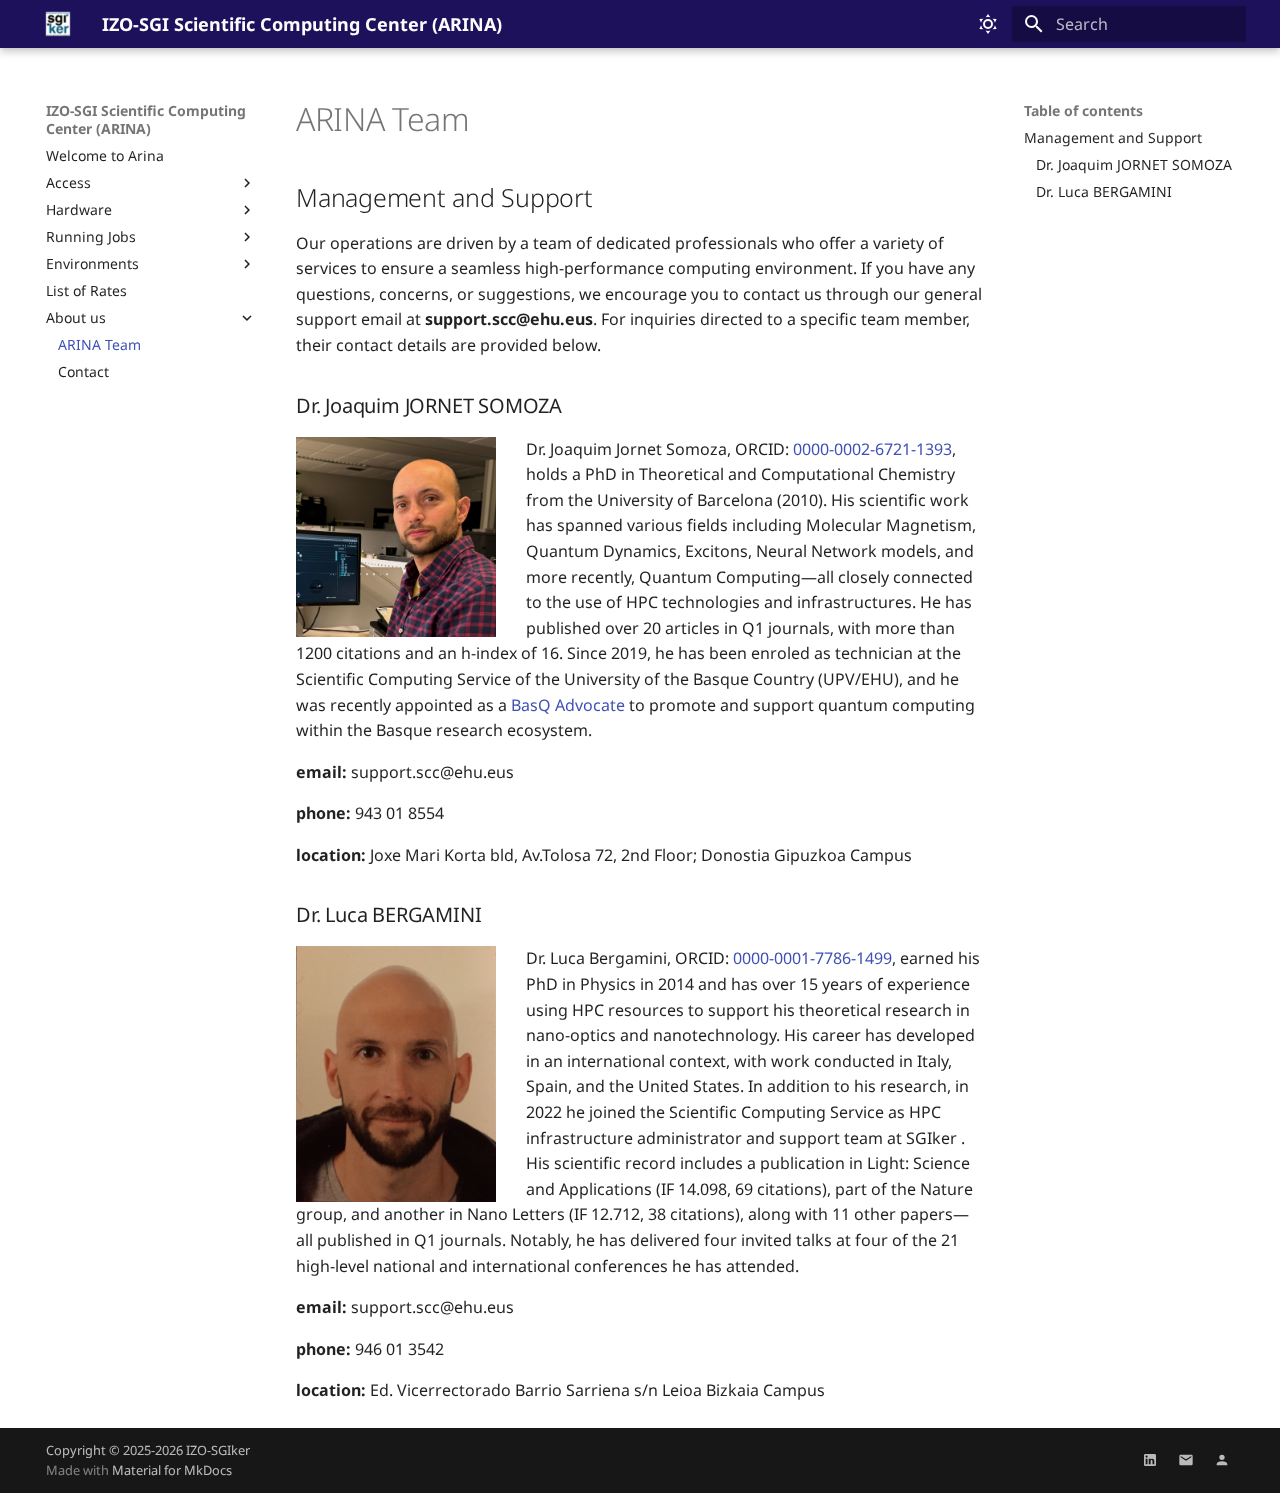
<file: contact/about/index.html>
<!doctype html>
<html lang="en" class="no-js">
  <head>
    
      <meta charset="utf-8">
      <meta name="viewport" content="width=device-width,initial-scale=1">
      
      
      
        <link rel="canonical" href="https://scc.ehu.eus/contact/about/">
      
      
        <link rel="prev" href="../../prices/">
      
      
        <link rel="next" href="../contact/">
      
      
        
      
      
      <link rel="icon" href="../../img/favicon.ico">
      <meta name="generator" content="mkdocs-1.6.1, mkdocs-material-9.7.6">
    
    
      
        <title>ARINA Team - IZO-SGI Scientific Computing Center (ARINA)</title>
      
    
    
      <link rel="stylesheet" href="../../assets/stylesheets/main.484c7ddc.min.css">
      
        
        <link rel="stylesheet" href="../../assets/stylesheets/palette.ab4e12ef.min.css">
      
      


    
    
      
    
    
      
        
        
        <link rel="preconnect" href="https://fonts.gstatic.com" crossorigin>
        <link rel="stylesheet" href="https://fonts.googleapis.com/css?family=Noto+Sans:300,300i,400,400i,700,700i%7CRed+Hat+Mono:400,400i,700,700i&display=fallback">
        <style>:root{--md-text-font:"Noto Sans";--md-code-font:"Red Hat Mono"}</style>
      
    
    
      <link rel="stylesheet" href="../../stylesheets/extra.css">
    
    <script>__md_scope=new URL("../..",location),__md_hash=e=>[...e].reduce(((e,_)=>(e<<5)-e+_.charCodeAt(0)),0),__md_get=(e,_=localStorage,t=__md_scope)=>JSON.parse(_.getItem(t.pathname+"."+e)),__md_set=(e,_,t=localStorage,a=__md_scope)=>{try{t.setItem(a.pathname+"."+e,JSON.stringify(_))}catch(e){}}</script>
    
      

    
    
  </head>
  
  
    
    
      
    
    
    
    
    <body dir="ltr" data-md-color-scheme="izosgi-dark" data-md-color-primary="indigo" data-md-color-accent="indigo">
  
    
    <input class="md-toggle" data-md-toggle="drawer" type="checkbox" id="__drawer" autocomplete="off">
    <input class="md-toggle" data-md-toggle="search" type="checkbox" id="__search" autocomplete="off">
    <label class="md-overlay" for="__drawer"></label>
    <div data-md-component="skip">
      
        
        <a href="#arina-team" class="md-skip">
          Skip to content
        </a>
      
    </div>
    <div data-md-component="announce">
      
    </div>
    
    
      

  

<header class="md-header md-header--shadow" data-md-component="header">
  <nav class="md-header__inner md-grid" aria-label="Header">
    <a href="../.." title="IZO-SGI Scientific Computing Center (ARINA)" class="md-header__button md-logo" aria-label="IZO-SGI Scientific Computing Center (ARINA)" data-md-component="logo">
      
  <img src="../../img/sgiker-square.png" alt="logo">

    </a>
    <label class="md-header__button md-icon" for="__drawer">
      
      <svg xmlns="http://www.w3.org/2000/svg" viewBox="0 0 24 24"><path d="M3 6h18v2H3zm0 5h18v2H3zm0 5h18v2H3z"/></svg>
    </label>
    <div class="md-header__title" data-md-component="header-title">
      <div class="md-header__ellipsis">
        <div class="md-header__topic">
          <span class="md-ellipsis">
            IZO-SGI Scientific Computing Center (ARINA)
          </span>
        </div>
        <div class="md-header__topic" data-md-component="header-topic">
          <span class="md-ellipsis">
            
              ARINA Team
            
          </span>
        </div>
      </div>
    </div>
    
      
        <form class="md-header__option" data-md-component="palette">
  
    
    
    
    <input class="md-option" data-md-color-media="" data-md-color-scheme="izosgi-dark" data-md-color-primary="indigo" data-md-color-accent="indigo"  aria-label="Light mode"  type="radio" name="__palette" id="__palette_0">
    
      <label class="md-header__button md-icon" title="Light mode" for="__palette_1" hidden>
        <svg xmlns="http://www.w3.org/2000/svg" viewBox="0 0 24 24"><path d="M12 7a5 5 0 0 1 5 5 5 5 0 0 1-5 5 5 5 0 0 1-5-5 5 5 0 0 1 5-5m0 2a3 3 0 0 0-3 3 3 3 0 0 0 3 3 3 3 0 0 0 3-3 3 3 0 0 0-3-3m0-7 2.39 3.42C13.65 5.15 12.84 5 12 5s-1.65.15-2.39.42zM3.34 7l4.16-.35A7.2 7.2 0 0 0 5.94 8.5c-.44.74-.69 1.5-.83 2.29zm.02 10 1.76-3.77a7.131 7.131 0 0 0 2.38 4.14zM20.65 7l-1.77 3.79a7.02 7.02 0 0 0-2.38-4.15zm-.01 10-4.14.36c.59-.51 1.12-1.14 1.54-1.86.42-.73.69-1.5.83-2.29zM12 22l-2.41-3.44c.74.27 1.55.44 2.41.44.82 0 1.63-.17 2.37-.44z"/></svg>
      </label>
    
  
    
    
    
    <input class="md-option" data-md-color-media="" data-md-color-scheme="izosgi-light" data-md-color-primary="indigo" data-md-color-accent="indigo"  aria-label="Dark mode"  type="radio" name="__palette" id="__palette_1">
    
      <label class="md-header__button md-icon" title="Dark mode" for="__palette_0" hidden>
        <svg xmlns="http://www.w3.org/2000/svg" viewBox="0 0 24 24"><path d="m17.75 4.09-2.53 1.94.91 3.06-2.63-1.81-2.63 1.81.91-3.06-2.53-1.94L12.44 4l1.06-3 1.06 3zm3.5 6.91-1.64 1.25.59 1.98-1.7-1.17-1.7 1.17.59-1.98L15.75 11l2.06-.05L18.5 9l.69 1.95zm-2.28 4.95c.83-.08 1.72 1.1 1.19 1.85-.32.45-.66.87-1.08 1.27C15.17 23 8.84 23 4.94 19.07c-3.91-3.9-3.91-10.24 0-14.14.4-.4.82-.76 1.27-1.08.75-.53 1.93.36 1.85 1.19-.27 2.86.69 5.83 2.89 8.02a9.96 9.96 0 0 0 8.02 2.89m-1.64 2.02a12.08 12.08 0 0 1-7.8-3.47c-2.17-2.19-3.33-5-3.49-7.82-2.81 3.14-2.7 7.96.31 10.98 3.02 3.01 7.84 3.12 10.98.31"/></svg>
      </label>
    
  
</form>
      
    
    
      <script>var palette=__md_get("__palette");if(palette&&palette.color){if("(prefers-color-scheme)"===palette.color.media){var media=matchMedia("(prefers-color-scheme: light)"),input=document.querySelector(media.matches?"[data-md-color-media='(prefers-color-scheme: light)']":"[data-md-color-media='(prefers-color-scheme: dark)']");palette.color.media=input.getAttribute("data-md-color-media"),palette.color.scheme=input.getAttribute("data-md-color-scheme"),palette.color.primary=input.getAttribute("data-md-color-primary"),palette.color.accent=input.getAttribute("data-md-color-accent")}for(var[key,value]of Object.entries(palette.color))document.body.setAttribute("data-md-color-"+key,value)}</script>
    
    
    
      
      
        <label class="md-header__button md-icon" for="__search">
          
          <svg xmlns="http://www.w3.org/2000/svg" viewBox="0 0 24 24"><path d="M9.5 3A6.5 6.5 0 0 1 16 9.5c0 1.61-.59 3.09-1.56 4.23l.27.27h.79l5 5-1.5 1.5-5-5v-.79l-.27-.27A6.52 6.52 0 0 1 9.5 16 6.5 6.5 0 0 1 3 9.5 6.5 6.5 0 0 1 9.5 3m0 2C7 5 5 7 5 9.5S7 14 9.5 14 14 12 14 9.5 12 5 9.5 5"/></svg>
        </label>
        <div class="md-search" data-md-component="search" role="dialog">
  <label class="md-search__overlay" for="__search"></label>
  <div class="md-search__inner" role="search">
    <form class="md-search__form" name="search">
      <input type="text" class="md-search__input" name="query" aria-label="Search" placeholder="Search" autocapitalize="off" autocorrect="off" autocomplete="off" spellcheck="false" data-md-component="search-query" required>
      <label class="md-search__icon md-icon" for="__search">
        
        <svg xmlns="http://www.w3.org/2000/svg" viewBox="0 0 24 24"><path d="M9.5 3A6.5 6.5 0 0 1 16 9.5c0 1.61-.59 3.09-1.56 4.23l.27.27h.79l5 5-1.5 1.5-5-5v-.79l-.27-.27A6.52 6.52 0 0 1 9.5 16 6.5 6.5 0 0 1 3 9.5 6.5 6.5 0 0 1 9.5 3m0 2C7 5 5 7 5 9.5S7 14 9.5 14 14 12 14 9.5 12 5 9.5 5"/></svg>
        
        <svg xmlns="http://www.w3.org/2000/svg" viewBox="0 0 24 24"><path d="M20 11v2H8l5.5 5.5-1.42 1.42L4.16 12l7.92-7.92L13.5 5.5 8 11z"/></svg>
      </label>
      <nav class="md-search__options" aria-label="Search">
        
        <button type="reset" class="md-search__icon md-icon" title="Clear" aria-label="Clear" tabindex="-1">
          
          <svg xmlns="http://www.w3.org/2000/svg" viewBox="0 0 24 24"><path d="M19 6.41 17.59 5 12 10.59 6.41 5 5 6.41 10.59 12 5 17.59 6.41 19 12 13.41 17.59 19 19 17.59 13.41 12z"/></svg>
        </button>
      </nav>
      
    </form>
    <div class="md-search__output">
      <div class="md-search__scrollwrap" tabindex="0" data-md-scrollfix>
        <div class="md-search-result" data-md-component="search-result">
          <div class="md-search-result__meta">
            Initializing search
          </div>
          <ol class="md-search-result__list" role="presentation"></ol>
        </div>
      </div>
    </div>
  </div>
</div>
      
    
    
  </nav>
  
</header>
    
    <div class="md-container" data-md-component="container">
      
      
        
          
        
      
      <main class="md-main" data-md-component="main">
        <div class="md-main__inner md-grid">
          
            
              
              <div class="md-sidebar md-sidebar--primary" data-md-component="sidebar" data-md-type="navigation" >
                <div class="md-sidebar__scrollwrap">
                  <div class="md-sidebar__inner">
                    



<nav class="md-nav md-nav--primary" aria-label="Navigation" data-md-level="0">
  <label class="md-nav__title" for="__drawer">
    <a href="../.." title="IZO-SGI Scientific Computing Center (ARINA)" class="md-nav__button md-logo" aria-label="IZO-SGI Scientific Computing Center (ARINA)" data-md-component="logo">
      
  <img src="../../img/sgiker-square.png" alt="logo">

    </a>
    IZO-SGI Scientific Computing Center (ARINA)
  </label>
  
  <ul class="md-nav__list" data-md-scrollfix>
    
      
      
  
  
  
  
    <li class="md-nav__item">
      <a href="../.." class="md-nav__link">
        
  
  
  <span class="md-ellipsis">
    
  
    Welcome to Arina
  

    
  </span>
  
  

      </a>
    </li>
  

    
      
      
  
  
  
  
    
    
    
    
    
    <li class="md-nav__item md-nav__item--nested">
      
        
        
        <input class="md-nav__toggle md-toggle " type="checkbox" id="__nav_2" >
        
          
          <label class="md-nav__link" for="__nav_2" id="__nav_2_label" tabindex="0">
            
  
  
  <span class="md-ellipsis">
    
  
    Access
  

    
  </span>
  
  

            <span class="md-nav__icon md-icon"></span>
          </label>
        
        <nav class="md-nav" data-md-level="1" aria-labelledby="__nav_2_label" aria-expanded="false">
          <label class="md-nav__title" for="__nav_2">
            <span class="md-nav__icon md-icon"></span>
            
  
    Access
  

          </label>
          <ul class="md-nav__list" data-md-scrollfix>
            
              
                
  
  
  
  
    <li class="md-nav__item">
      <a href="../../access/account/" class="md-nav__link">
        
  
  
  <span class="md-ellipsis">
    
  
    Get an Account
  

    
  </span>
  
  

      </a>
    </li>
  

              
            
              
                
  
  
  
  
    <li class="md-nav__item">
      <a href="../../access/connect/" class="md-nav__link">
        
  
  
  <span class="md-ellipsis">
    
  
    How to connect
  

    
  </span>
  
  

      </a>
    </li>
  

              
            
          </ul>
        </nav>
      
    </li>
  

    
      
      
  
  
  
  
    
    
    
    
    
    <li class="md-nav__item md-nav__item--nested">
      
        
        
        <input class="md-nav__toggle md-toggle " type="checkbox" id="__nav_3" >
        
          
          <label class="md-nav__link" for="__nav_3" id="__nav_3_label" tabindex="0">
            
  
  
  <span class="md-ellipsis">
    
  
    Hardware
  

    
  </span>
  
  

            <span class="md-nav__icon md-icon"></span>
          </label>
        
        <nav class="md-nav" data-md-level="1" aria-labelledby="__nav_3_label" aria-expanded="false">
          <label class="md-nav__title" for="__nav_3">
            <span class="md-nav__icon md-icon"></span>
            
  
    Hardware
  

          </label>
          <ul class="md-nav__list" data-md-scrollfix>
            
              
                
  
  
  
  
    <li class="md-nav__item">
      <a href="../../hardware/resources/" class="md-nav__link">
        
  
  
  <span class="md-ellipsis">
    
  
    Resources
  

    
  </span>
  
  

      </a>
    </li>
  

              
            
              
                
  
  
  
  
    <li class="md-nav__item">
      <a href="../../hardware/nodes/" class="md-nav__link">
        
  
  
  <span class="md-ellipsis">
    
  
    Nodes
  

    
  </span>
  
  

      </a>
    </li>
  

              
            
              
                
  
  
  
  
    <li class="md-nav__item">
      <a href="../../hardware/filesystems/" class="md-nav__link">
        
  
  
  <span class="md-ellipsis">
    
  
    Storage
  

    
  </span>
  
  

      </a>
    </li>
  

              
            
              
                
  
  
  
  
    <li class="md-nav__item">
      <a href="../../hardware/network/" class="md-nav__link">
        
  
  
  <span class="md-ellipsis">
    
  
    Network
  

    
  </span>
  
  

      </a>
    </li>
  

              
            
          </ul>
        </nav>
      
    </li>
  

    
      
      
  
  
  
  
    
    
    
    
    
    <li class="md-nav__item md-nav__item--nested">
      
        
        
        <input class="md-nav__toggle md-toggle " type="checkbox" id="__nav_4" >
        
          
          <label class="md-nav__link" for="__nav_4" id="__nav_4_label" tabindex="0">
            
  
  
  <span class="md-ellipsis">
    
  
    Running Jobs
  

    
  </span>
  
  

            <span class="md-nav__icon md-icon"></span>
          </label>
        
        <nav class="md-nav" data-md-level="1" aria-labelledby="__nav_4_label" aria-expanded="false">
          <label class="md-nav__title" for="__nav_4">
            <span class="md-nav__icon md-icon"></span>
            
  
    Running Jobs
  

          </label>
          <ul class="md-nav__list" data-md-scrollfix>
            
              
                
  
  
  
  
    <li class="md-nav__item">
      <a href="../../jobs/modules/" class="md-nav__link">
        
  
  
  <span class="md-ellipsis">
    
  
    Modules
  

    
  </span>
  
  

      </a>
    </li>
  

              
            
              
                
  
  
  
  
    <li class="md-nav__item">
      <a href="../../jobs/slurm/" class="md-nav__link">
        
  
  
  <span class="md-ellipsis">
    
  
    Submitting jobs
  

    
  </span>
  
  

      </a>
    </li>
  

              
            
              
                
  
  
  
  
    <li class="md-nav__item">
      <a href="../../jobs/batch_scripts/" class="md-nav__link">
        
  
  
  <span class="md-ellipsis">
    
  
    Batch scripts
  

    
  </span>
  
  

      </a>
    </li>
  

              
            
              
                
  
  
  
  
    <li class="md-nav__item">
      <a href="../../jobs/interactive/" class="md-nav__link">
        
  
  
  <span class="md-ellipsis">
    
  
    Interactive sessions
  

    
  </span>
  
  

      </a>
    </li>
  

              
            
          </ul>
        </nav>
      
    </li>
  

    
      
      
  
  
  
  
    
    
    
    
    
    <li class="md-nav__item md-nav__item--nested">
      
        
        
        <input class="md-nav__toggle md-toggle " type="checkbox" id="__nav_5" >
        
          
          <label class="md-nav__link" for="__nav_5" id="__nav_5_label" tabindex="0">
            
  
  
  <span class="md-ellipsis">
    
  
    Environments
  

    
  </span>
  
  

            <span class="md-nav__icon md-icon"></span>
          </label>
        
        <nav class="md-nav" data-md-level="1" aria-labelledby="__nav_5_label" aria-expanded="false">
          <label class="md-nav__title" for="__nav_5">
            <span class="md-nav__icon md-icon"></span>
            
  
    Environments
  

          </label>
          <ul class="md-nav__list" data-md-scrollfix>
            
              
                
  
  
  
  
    <li class="md-nav__item">
      <a href="../../environments/python/" class="md-nav__link">
        
  
  
  <span class="md-ellipsis">
    
  
    Python
  

    
  </span>
  
  

      </a>
    </li>
  

              
            
              
                
  
  
  
  
    <li class="md-nav__item">
      <a href="../../environments/r/" class="md-nav__link">
        
  
  
  <span class="md-ellipsis">
    
  
    R-scripts
  

    
  </span>
  
  

      </a>
    </li>
  

              
            
          </ul>
        </nav>
      
    </li>
  

    
      
      
  
  
  
  
    <li class="md-nav__item">
      <a href="../../prices/" class="md-nav__link">
        
  
  
  <span class="md-ellipsis">
    
  
    List of Rates
  

    
  </span>
  
  

      </a>
    </li>
  

    
      
      
  
  
    
  
  
  
    
    
    
    
    
    <li class="md-nav__item md-nav__item--active md-nav__item--nested">
      
        
        
        <input class="md-nav__toggle md-toggle " type="checkbox" id="__nav_7" checked>
        
          
          <label class="md-nav__link" for="__nav_7" id="__nav_7_label" tabindex="0">
            
  
  
  <span class="md-ellipsis">
    
  
    About us
  

    
  </span>
  
  

            <span class="md-nav__icon md-icon"></span>
          </label>
        
        <nav class="md-nav" data-md-level="1" aria-labelledby="__nav_7_label" aria-expanded="true">
          <label class="md-nav__title" for="__nav_7">
            <span class="md-nav__icon md-icon"></span>
            
  
    About us
  

          </label>
          <ul class="md-nav__list" data-md-scrollfix>
            
              
                
  
  
    
  
  
  
    <li class="md-nav__item md-nav__item--active">
      
      <input class="md-nav__toggle md-toggle" type="checkbox" id="__toc">
      
      
        
      
      
        <label class="md-nav__link md-nav__link--active" for="__toc">
          
  
  
  <span class="md-ellipsis">
    
  
    ARINA Team
  

    
  </span>
  
  

          <span class="md-nav__icon md-icon"></span>
        </label>
      
      <a href="./" class="md-nav__link md-nav__link--active">
        
  
  
  <span class="md-ellipsis">
    
  
    ARINA Team
  

    
  </span>
  
  

      </a>
      
        

<nav class="md-nav md-nav--secondary" aria-label="Table of contents">
  
  
  
    
  
  
    <label class="md-nav__title" for="__toc">
      <span class="md-nav__icon md-icon"></span>
      Table of contents
    </label>
    <ul class="md-nav__list" data-md-component="toc" data-md-scrollfix>
      
        <li class="md-nav__item">
  <a href="#management-and-support" class="md-nav__link">
    <span class="md-ellipsis">
      
        Management and Support
      
    </span>
  </a>
  
    <nav class="md-nav" aria-label="Management and Support">
      <ul class="md-nav__list">
        
          <li class="md-nav__item">
  <a href="#dr-joaquim-jornet-somoza" class="md-nav__link">
    <span class="md-ellipsis">
      
        Dr. Joaquim JORNET SOMOZA
      
    </span>
  </a>
  
</li>
        
          <li class="md-nav__item">
  <a href="#dr-luca-bergamini" class="md-nav__link">
    <span class="md-ellipsis">
      
        Dr. Luca BERGAMINI
      
    </span>
  </a>
  
</li>
        
      </ul>
    </nav>
  
</li>
      
    </ul>
  
</nav>
      
    </li>
  

              
            
              
                
  
  
  
  
    <li class="md-nav__item">
      <a href="../contact/" class="md-nav__link">
        
  
  
  <span class="md-ellipsis">
    
  
    Contact
  

    
  </span>
  
  

      </a>
    </li>
  

              
            
          </ul>
        </nav>
      
    </li>
  

    
  </ul>
</nav>
                  </div>
                </div>
              </div>
            
            
              
              <div class="md-sidebar md-sidebar--secondary" data-md-component="sidebar" data-md-type="toc" >
                <div class="md-sidebar__scrollwrap">
                  <div class="md-sidebar__inner">
                    

<nav class="md-nav md-nav--secondary" aria-label="Table of contents">
  
  
  
    
  
  
    <label class="md-nav__title" for="__toc">
      <span class="md-nav__icon md-icon"></span>
      Table of contents
    </label>
    <ul class="md-nav__list" data-md-component="toc" data-md-scrollfix>
      
        <li class="md-nav__item">
  <a href="#management-and-support" class="md-nav__link">
    <span class="md-ellipsis">
      
        Management and Support
      
    </span>
  </a>
  
    <nav class="md-nav" aria-label="Management and Support">
      <ul class="md-nav__list">
        
          <li class="md-nav__item">
  <a href="#dr-joaquim-jornet-somoza" class="md-nav__link">
    <span class="md-ellipsis">
      
        Dr. Joaquim JORNET SOMOZA
      
    </span>
  </a>
  
</li>
        
          <li class="md-nav__item">
  <a href="#dr-luca-bergamini" class="md-nav__link">
    <span class="md-ellipsis">
      
        Dr. Luca BERGAMINI
      
    </span>
  </a>
  
</li>
        
      </ul>
    </nav>
  
</li>
      
    </ul>
  
</nav>
                  </div>
                </div>
              </div>
            
          
          
            <div class="md-content" data-md-component="content">
              
              <article class="md-content__inner md-typeset">
                
                  



<h1 id="arina-team">ARINA Team</h1>
<h2 id="management-and-support">Management and Support</h2>
<p>Our operations are driven by a team of dedicated professionals who offer a variety of services to ensure a seamless high-performance computing environment. If you have any questions, concerns, or suggestions, we encourage you to contact us through our general support email at <strong>support.scc@ehu.eus</strong>. For inquiries directed to a specific team member, their contact details are provided below.</p>
<h3 id="dr-joaquim-jornet-somoza">Dr. Joaquim JORNET SOMOZA</h3>
<p><img alt="quim" src="/img/quim.png" style="float:left; margin-right: 30px; width:200px;" /> 
Dr. Joaquim Jornet Somoza, ORCID: <a href="https://orcid.org/0000-0002-6721-1393" target="blank">0000-0002-6721-1393</a>, holds a PhD in Theoretical and Computational Chemistry from the University of Barcelona (2010). His scientific work has spanned various fields including Molecular Magnetism, Quantum Dynamics, Excitons, Neural Network models, and more recently, Quantum Computing—all closely connected to the use of HPC technologies and infrastructures. He has published over 20 articles in Q1 journals, with more than 1200 citations and an h-index of 16. Since 2019, he has been enroled as technician at the Scientific Computing Service of the University of the Basque Country (UPV/EHU), and he was recently appointed as a <a href="https://www.basquequantum.eus/en/about" target="blank">BasQ Advocate</a> to promote and support quantum computing within the Basque research ecosystem.</p>
<p><strong>email:</strong>      support.scc@ehu.eus</p>
<p><strong>phone:</strong>      943 01 8554 </p>
<p><strong>location:</strong>   Joxe Mari Korta bld,
            Av.Tolosa 72, 2nd Floor; 
            Donostia
            Gipuzkoa Campus</p>
<h3 id="dr-luca-bergamini">Dr. Luca BERGAMINI</h3>
<p><img alt="luca" src="/img/Luca.png" style="float:left; margin-right: 30px; width:200px;" /> Dr. Luca Bergamini, ORCID: <a href="https://orcid.org/0000-0002-6721-1393" target="blank">0000-0001-7786-1499</a>, earned his PhD in Physics in 2014 and has over 15 years of experience using HPC resources to support his theoretical research in nano-optics and nanotechnology. His career has developed in an international context, with work conducted in Italy, Spain, and the United States. In addition to his research, in 2022 he joined  the Scientific Computing Service as HPC infrastructure administrator and support team at SGIker . His scientific record includes a publication in Light: Science and Applications (IF 14.098, 69 citations), part of the Nature group, and another in Nano Letters (IF 12.712, 38 citations), along with 11 other papers—all published in Q1 journals. Notably, he has delivered four invited talks at four of the 21 high-level national and international conferences he has attended.</p>
<p><strong>email:</strong>      support.scc@ehu.eus</p>
<p><strong>phone:</strong>      946 01 3542 </p>
<p><strong>location:</strong>   Ed. Vicerrectorado 
            Barrio Sarriena s/n
            Leioa
            Bizkaia Campus </p>












                
              </article>
            </div>
          
          
<script>var target=document.getElementById(location.hash.slice(1));target&&target.name&&(target.checked=target.name.startsWith("__tabbed_"))</script>
        </div>
        
      </main>
      
        <footer class="md-footer">
  
  <div class="md-footer-meta md-typeset">
    <div class="md-footer-meta__inner md-grid">
      <div class="md-copyright">
  
    <div class="md-copyright__highlight">
      Copyright &copy; 2025-2026 IZO-SGIker
    </div>
  
  
    Made with
    <a href="https://squidfunk.github.io/mkdocs-material/" target="_blank" rel="noopener">
      Material for MkDocs
    </a>
  
</div>
      
        
<div class="md-social">
  
    
    
    
    
      
      
    
    <a href="https://linkedin.com/in/joaquim-jornet-somoza-61a7a5b4" target="_blank" rel="noopener" title="linkedin.com" class="md-social__link">
      <svg xmlns="http://www.w3.org/2000/svg" viewBox="0 0 24 24"><path d="M19 3a2 2 0 0 1 2 2v14a2 2 0 0 1-2 2H5a2 2 0 0 1-2-2V5a2 2 0 0 1 2-2zm-.5 15.5v-5.3a3.26 3.26 0 0 0-3.26-3.26c-.85 0-1.84.52-2.32 1.3v-1.11h-2.79v8.37h2.79v-4.93c0-.77.62-1.4 1.39-1.4a1.4 1.4 0 0 1 1.4 1.4v4.93zM6.88 8.56a1.68 1.68 0 0 0 1.68-1.68c0-.93-.75-1.69-1.68-1.69a1.69 1.69 0 0 0-1.69 1.69c0 .93.76 1.68 1.69 1.68m1.39 9.94v-8.37H5.5v8.37z"/></svg>
    </a>
  
    
    
    
    
    <a href="/contact/contact" target="_blank" rel="noopener" title="" class="md-social__link">
      <svg xmlns="http://www.w3.org/2000/svg" viewBox="0 0 24 24"><path d="m20 8-8 5-8-5V6l8 5 8-5m0-2H4c-1.11 0-2 .89-2 2v12a2 2 0 0 0 2 2h16a2 2 0 0 0 2-2V6a2 2 0 0 0-2-2"/></svg>
    </a>
  
    
    
    
    
      
      
    
    <a href="http://www.ehu.eus/sgi/CUENTA" target="_blank" rel="noopener" title="www.ehu.eus" class="md-social__link">
      <svg xmlns="http://www.w3.org/2000/svg" viewBox="0 0 24 24"><path d="M12 4a4 4 0 0 1 4 4 4 4 0 0 1-4 4 4 4 0 0 1-4-4 4 4 0 0 1 4-4m0 10c4.42 0 8 1.79 8 4v2H4v-2c0-2.21 3.58-4 8-4"/></svg>
    </a>
  
</div>
      
    </div>
  </div>
</footer>
      
    </div>
    <div class="md-dialog" data-md-component="dialog">
      <div class="md-dialog__inner md-typeset"></div>
    </div>
    
    
    
      
      
      <script id="__config" type="application/json">{"annotate": null, "base": "../..", "features": [], "search": "../../assets/javascripts/workers/search.2c215733.min.js", "tags": null, "translations": {"clipboard.copied": "Copied to clipboard", "clipboard.copy": "Copy to clipboard", "search.result.more.one": "1 more on this page", "search.result.more.other": "# more on this page", "search.result.none": "No matching documents", "search.result.one": "1 matching document", "search.result.other": "# matching documents", "search.result.placeholder": "Type to start searching", "search.result.term.missing": "Missing", "select.version": "Select version"}, "version": null}</script>
    
    
      <script src="../../assets/javascripts/bundle.79ae519e.min.js"></script>
      
    
  </body>
</html>
</file>
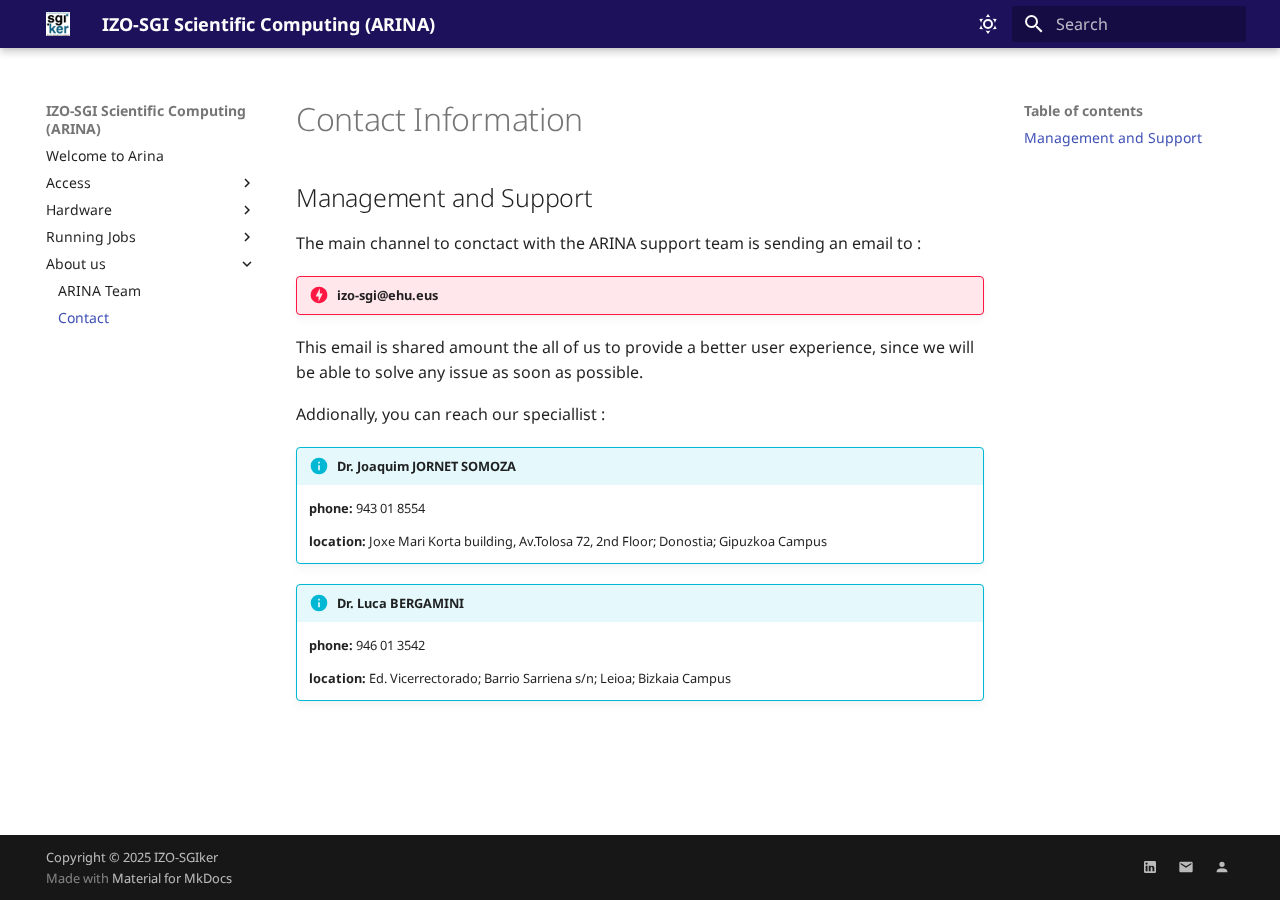
<file: contact/contact/index.html>
<!doctype html>
<html lang="en" class="no-js">
  <head>
    
      <meta charset="utf-8">
      <meta name="viewport" content="width=device-width,initial-scale=1">
      
      
      
        <link rel="canonical" href="https://scc.ehu.eus/contact/contact/">
      
      
        <link rel="prev" href="../about/">
      
      
      
      <link rel="icon" href="../../img/favicon.ico">
      <meta name="generator" content="mkdocs-1.6.1, mkdocs-material-9.6.23">
    
    
      
        <title>Contact - IZO-SGI Scientific Computing (ARINA)</title>
      
    
    
      <link rel="stylesheet" href="../../assets/stylesheets/main.84d31ad4.min.css">
      
        
        <link rel="stylesheet" href="../../assets/stylesheets/palette.06af60db.min.css">
      
      


    
    
      
    
    
      
        
        
        <link rel="preconnect" href="https://fonts.gstatic.com" crossorigin>
        <link rel="stylesheet" href="https://fonts.googleapis.com/css?family=Noto+Sans:300,300i,400,400i,700,700i%7CRed+Hat+Mono:400,400i,700,700i&display=fallback">
        <style>:root{--md-text-font:"Noto Sans";--md-code-font:"Red Hat Mono"}</style>
      
    
    
      <link rel="stylesheet" href="../../stylesheets/extra.css">
    
    <script>__md_scope=new URL("../..",location),__md_hash=e=>[...e].reduce(((e,_)=>(e<<5)-e+_.charCodeAt(0)),0),__md_get=(e,_=localStorage,t=__md_scope)=>JSON.parse(_.getItem(t.pathname+"."+e)),__md_set=(e,_,t=localStorage,a=__md_scope)=>{try{t.setItem(a.pathname+"."+e,JSON.stringify(_))}catch(e){}}</script>
    
      

    
    
    
  </head>
  
  
    
    
      
    
    
    
    
    <body dir="ltr" data-md-color-scheme="izosgi-dark" data-md-color-primary="indigo" data-md-color-accent="indigo">
  
    
    <input class="md-toggle" data-md-toggle="drawer" type="checkbox" id="__drawer" autocomplete="off">
    <input class="md-toggle" data-md-toggle="search" type="checkbox" id="__search" autocomplete="off">
    <label class="md-overlay" for="__drawer"></label>
    <div data-md-component="skip">
      
        
        <a href="#contact-information" class="md-skip">
          Skip to content
        </a>
      
    </div>
    <div data-md-component="announce">
      
    </div>
    
    
      

  

<header class="md-header md-header--shadow" data-md-component="header">
  <nav class="md-header__inner md-grid" aria-label="Header">
    <a href="../.." title="IZO-SGI Scientific Computing (ARINA)" class="md-header__button md-logo" aria-label="IZO-SGI Scientific Computing (ARINA)" data-md-component="logo">
      
  <img src="../../img/sgiker-square.png" alt="logo">

    </a>
    <label class="md-header__button md-icon" for="__drawer">
      
      <svg xmlns="http://www.w3.org/2000/svg" viewBox="0 0 24 24"><path d="M3 6h18v2H3zm0 5h18v2H3zm0 5h18v2H3z"/></svg>
    </label>
    <div class="md-header__title" data-md-component="header-title">
      <div class="md-header__ellipsis">
        <div class="md-header__topic">
          <span class="md-ellipsis">
            IZO-SGI Scientific Computing (ARINA)
          </span>
        </div>
        <div class="md-header__topic" data-md-component="header-topic">
          <span class="md-ellipsis">
            
              Contact
            
          </span>
        </div>
      </div>
    </div>
    
      
        <form class="md-header__option" data-md-component="palette">
  
    
    
    
    <input class="md-option" data-md-color-media="" data-md-color-scheme="izosgi-dark" data-md-color-primary="indigo" data-md-color-accent="indigo"  aria-label="Light mode"  type="radio" name="__palette" id="__palette_0">
    
      <label class="md-header__button md-icon" title="Light mode" for="__palette_1" hidden>
        <svg xmlns="http://www.w3.org/2000/svg" viewBox="0 0 24 24"><path d="M12 7a5 5 0 0 1 5 5 5 5 0 0 1-5 5 5 5 0 0 1-5-5 5 5 0 0 1 5-5m0 2a3 3 0 0 0-3 3 3 3 0 0 0 3 3 3 3 0 0 0 3-3 3 3 0 0 0-3-3m0-7 2.39 3.42C13.65 5.15 12.84 5 12 5s-1.65.15-2.39.42zM3.34 7l4.16-.35A7.2 7.2 0 0 0 5.94 8.5c-.44.74-.69 1.5-.83 2.29zm.02 10 1.76-3.77a7.131 7.131 0 0 0 2.38 4.14zM20.65 7l-1.77 3.79a7.02 7.02 0 0 0-2.38-4.15zm-.01 10-4.14.36c.59-.51 1.12-1.14 1.54-1.86.42-.73.69-1.5.83-2.29zM12 22l-2.41-3.44c.74.27 1.55.44 2.41.44.82 0 1.63-.17 2.37-.44z"/></svg>
      </label>
    
  
    
    
    
    <input class="md-option" data-md-color-media="" data-md-color-scheme="izosgi-light" data-md-color-primary="indigo" data-md-color-accent="indigo"  aria-label="Dark mode"  type="radio" name="__palette" id="__palette_1">
    
      <label class="md-header__button md-icon" title="Dark mode" for="__palette_0" hidden>
        <svg xmlns="http://www.w3.org/2000/svg" viewBox="0 0 24 24"><path d="m17.75 4.09-2.53 1.94.91 3.06-2.63-1.81-2.63 1.81.91-3.06-2.53-1.94L12.44 4l1.06-3 1.06 3zm3.5 6.91-1.64 1.25.59 1.98-1.7-1.17-1.7 1.17.59-1.98L15.75 11l2.06-.05L18.5 9l.69 1.95zm-2.28 4.95c.83-.08 1.72 1.1 1.19 1.85-.32.45-.66.87-1.08 1.27C15.17 23 8.84 23 4.94 19.07c-3.91-3.9-3.91-10.24 0-14.14.4-.4.82-.76 1.27-1.08.75-.53 1.93.36 1.85 1.19-.27 2.86.69 5.83 2.89 8.02a9.96 9.96 0 0 0 8.02 2.89m-1.64 2.02a12.08 12.08 0 0 1-7.8-3.47c-2.17-2.19-3.33-5-3.49-7.82-2.81 3.14-2.7 7.96.31 10.98 3.02 3.01 7.84 3.12 10.98.31"/></svg>
      </label>
    
  
</form>
      
    
    
      <script>var palette=__md_get("__palette");if(palette&&palette.color){if("(prefers-color-scheme)"===palette.color.media){var media=matchMedia("(prefers-color-scheme: light)"),input=document.querySelector(media.matches?"[data-md-color-media='(prefers-color-scheme: light)']":"[data-md-color-media='(prefers-color-scheme: dark)']");palette.color.media=input.getAttribute("data-md-color-media"),palette.color.scheme=input.getAttribute("data-md-color-scheme"),palette.color.primary=input.getAttribute("data-md-color-primary"),palette.color.accent=input.getAttribute("data-md-color-accent")}for(var[key,value]of Object.entries(palette.color))document.body.setAttribute("data-md-color-"+key,value)}</script>
    
    
    
      
      
        <label class="md-header__button md-icon" for="__search">
          
          <svg xmlns="http://www.w3.org/2000/svg" viewBox="0 0 24 24"><path d="M9.5 3A6.5 6.5 0 0 1 16 9.5c0 1.61-.59 3.09-1.56 4.23l.27.27h.79l5 5-1.5 1.5-5-5v-.79l-.27-.27A6.52 6.52 0 0 1 9.5 16 6.5 6.5 0 0 1 3 9.5 6.5 6.5 0 0 1 9.5 3m0 2C7 5 5 7 5 9.5S7 14 9.5 14 14 12 14 9.5 12 5 9.5 5"/></svg>
        </label>
        <div class="md-search" data-md-component="search" role="dialog">
  <label class="md-search__overlay" for="__search"></label>
  <div class="md-search__inner" role="search">
    <form class="md-search__form" name="search">
      <input type="text" class="md-search__input" name="query" aria-label="Search" placeholder="Search" autocapitalize="off" autocorrect="off" autocomplete="off" spellcheck="false" data-md-component="search-query" required>
      <label class="md-search__icon md-icon" for="__search">
        
        <svg xmlns="http://www.w3.org/2000/svg" viewBox="0 0 24 24"><path d="M9.5 3A6.5 6.5 0 0 1 16 9.5c0 1.61-.59 3.09-1.56 4.23l.27.27h.79l5 5-1.5 1.5-5-5v-.79l-.27-.27A6.52 6.52 0 0 1 9.5 16 6.5 6.5 0 0 1 3 9.5 6.5 6.5 0 0 1 9.5 3m0 2C7 5 5 7 5 9.5S7 14 9.5 14 14 12 14 9.5 12 5 9.5 5"/></svg>
        
        <svg xmlns="http://www.w3.org/2000/svg" viewBox="0 0 24 24"><path d="M20 11v2H8l5.5 5.5-1.42 1.42L4.16 12l7.92-7.92L13.5 5.5 8 11z"/></svg>
      </label>
      <nav class="md-search__options" aria-label="Search">
        
        <button type="reset" class="md-search__icon md-icon" title="Clear" aria-label="Clear" tabindex="-1">
          
          <svg xmlns="http://www.w3.org/2000/svg" viewBox="0 0 24 24"><path d="M19 6.41 17.59 5 12 10.59 6.41 5 5 6.41 10.59 12 5 17.59 6.41 19 12 13.41 17.59 19 19 17.59 13.41 12z"/></svg>
        </button>
      </nav>
      
    </form>
    <div class="md-search__output">
      <div class="md-search__scrollwrap" tabindex="0" data-md-scrollfix>
        <div class="md-search-result" data-md-component="search-result">
          <div class="md-search-result__meta">
            Initializing search
          </div>
          <ol class="md-search-result__list" role="presentation"></ol>
        </div>
      </div>
    </div>
  </div>
</div>
      
    
    
  </nav>
  
</header>
    
    <div class="md-container" data-md-component="container">
      
      
        
          
        
      
      <main class="md-main" data-md-component="main">
        <div class="md-main__inner md-grid">
          
            
              
              <div class="md-sidebar md-sidebar--primary" data-md-component="sidebar" data-md-type="navigation" >
                <div class="md-sidebar__scrollwrap">
                  <div class="md-sidebar__inner">
                    



<nav class="md-nav md-nav--primary" aria-label="Navigation" data-md-level="0">
  <label class="md-nav__title" for="__drawer">
    <a href="../.." title="IZO-SGI Scientific Computing (ARINA)" class="md-nav__button md-logo" aria-label="IZO-SGI Scientific Computing (ARINA)" data-md-component="logo">
      
  <img src="../../img/sgiker-square.png" alt="logo">

    </a>
    IZO-SGI Scientific Computing (ARINA)
  </label>
  
  <ul class="md-nav__list" data-md-scrollfix>
    
      
      
  
  
  
  
    <li class="md-nav__item">
      <a href="../.." class="md-nav__link">
        
  
  
  <span class="md-ellipsis">
    Welcome to Arina
    
  </span>
  

      </a>
    </li>
  

    
      
      
  
  
  
  
    
    
    
    
    
    <li class="md-nav__item md-nav__item--nested">
      
        
        
        <input class="md-nav__toggle md-toggle " type="checkbox" id="__nav_2" >
        
          
          <label class="md-nav__link" for="__nav_2" id="__nav_2_label" tabindex="0">
            
  
  
  <span class="md-ellipsis">
    Access
    
  </span>
  

            <span class="md-nav__icon md-icon"></span>
          </label>
        
        <nav class="md-nav" data-md-level="1" aria-labelledby="__nav_2_label" aria-expanded="false">
          <label class="md-nav__title" for="__nav_2">
            <span class="md-nav__icon md-icon"></span>
            Access
          </label>
          <ul class="md-nav__list" data-md-scrollfix>
            
              
                
  
  
  
  
    <li class="md-nav__item">
      <a href="../../access/account/" class="md-nav__link">
        
  
  
  <span class="md-ellipsis">
    Get an Account
    
  </span>
  

      </a>
    </li>
  

              
            
              
                
  
  
  
  
    <li class="md-nav__item">
      <a href="../../access/connect/" class="md-nav__link">
        
  
  
  <span class="md-ellipsis">
    How to connect
    
  </span>
  

      </a>
    </li>
  

              
            
          </ul>
        </nav>
      
    </li>
  

    
      
      
  
  
  
  
    
    
    
    
    
    <li class="md-nav__item md-nav__item--nested">
      
        
        
        <input class="md-nav__toggle md-toggle " type="checkbox" id="__nav_3" >
        
          
          <label class="md-nav__link" for="__nav_3" id="__nav_3_label" tabindex="0">
            
  
  
  <span class="md-ellipsis">
    Hardware
    
  </span>
  

            <span class="md-nav__icon md-icon"></span>
          </label>
        
        <nav class="md-nav" data-md-level="1" aria-labelledby="__nav_3_label" aria-expanded="false">
          <label class="md-nav__title" for="__nav_3">
            <span class="md-nav__icon md-icon"></span>
            Hardware
          </label>
          <ul class="md-nav__list" data-md-scrollfix>
            
              
                
  
  
  
  
    <li class="md-nav__item">
      <a href="../../hardware/resources/" class="md-nav__link">
        
  
  
  <span class="md-ellipsis">
    Resources
    
  </span>
  

      </a>
    </li>
  

              
            
              
                
  
  
  
  
    <li class="md-nav__item">
      <a href="../../hardware/nodes/" class="md-nav__link">
        
  
  
  <span class="md-ellipsis">
    Nodes
    
  </span>
  

      </a>
    </li>
  

              
            
              
                
  
  
  
  
    <li class="md-nav__item">
      <a href="../../hardware/filesystems/" class="md-nav__link">
        
  
  
  <span class="md-ellipsis">
    Storage
    
  </span>
  

      </a>
    </li>
  

              
            
              
                
  
  
  
  
    <li class="md-nav__item">
      <a href="../../hardware/network/" class="md-nav__link">
        
  
  
  <span class="md-ellipsis">
    Network
    
  </span>
  

      </a>
    </li>
  

              
            
          </ul>
        </nav>
      
    </li>
  

    
      
      
  
  
  
  
    
    
    
    
    
    <li class="md-nav__item md-nav__item--nested">
      
        
        
        <input class="md-nav__toggle md-toggle " type="checkbox" id="__nav_4" >
        
          
          <label class="md-nav__link" for="__nav_4" id="__nav_4_label" tabindex="0">
            
  
  
  <span class="md-ellipsis">
    Running Jobs
    
  </span>
  

            <span class="md-nav__icon md-icon"></span>
          </label>
        
        <nav class="md-nav" data-md-level="1" aria-labelledby="__nav_4_label" aria-expanded="false">
          <label class="md-nav__title" for="__nav_4">
            <span class="md-nav__icon md-icon"></span>
            Running Jobs
          </label>
          <ul class="md-nav__list" data-md-scrollfix>
            
              
                
  
  
  
  
    <li class="md-nav__item">
      <a href="../../jobs/modules/" class="md-nav__link">
        
  
  
  <span class="md-ellipsis">
    Modules
    
  </span>
  

      </a>
    </li>
  

              
            
              
                
  
  
  
  
    <li class="md-nav__item">
      <a href="../../jobs/slurm/" class="md-nav__link">
        
  
  
  <span class="md-ellipsis">
    Submitting jobs
    
  </span>
  

      </a>
    </li>
  

              
            
              
                
  
  
  
  
    <li class="md-nav__item">
      <a href="../../jobs/batch_scripts/" class="md-nav__link">
        
  
  
  <span class="md-ellipsis">
    Batch scripts
    
  </span>
  

      </a>
    </li>
  

              
            
              
                
  
  
  
  
    <li class="md-nav__item">
      <a href="../../jobs/interactive/" class="md-nav__link">
        
  
  
  <span class="md-ellipsis">
    Interactive sessions
    
  </span>
  

      </a>
    </li>
  

              
            
          </ul>
        </nav>
      
    </li>
  

    
      
      
  
  
    
  
  
  
    
    
    
    
    
    <li class="md-nav__item md-nav__item--active md-nav__item--nested">
      
        
        
        <input class="md-nav__toggle md-toggle " type="checkbox" id="__nav_5" checked>
        
          
          <label class="md-nav__link" for="__nav_5" id="__nav_5_label" tabindex="0">
            
  
  
  <span class="md-ellipsis">
    About us
    
  </span>
  

            <span class="md-nav__icon md-icon"></span>
          </label>
        
        <nav class="md-nav" data-md-level="1" aria-labelledby="__nav_5_label" aria-expanded="true">
          <label class="md-nav__title" for="__nav_5">
            <span class="md-nav__icon md-icon"></span>
            About us
          </label>
          <ul class="md-nav__list" data-md-scrollfix>
            
              
                
  
  
  
  
    <li class="md-nav__item">
      <a href="../about/" class="md-nav__link">
        
  
  
  <span class="md-ellipsis">
    ARINA Team
    
  </span>
  

      </a>
    </li>
  

              
            
              
                
  
  
    
  
  
  
    <li class="md-nav__item md-nav__item--active">
      
      <input class="md-nav__toggle md-toggle" type="checkbox" id="__toc">
      
      
        
      
      
        <label class="md-nav__link md-nav__link--active" for="__toc">
          
  
  
  <span class="md-ellipsis">
    Contact
    
  </span>
  

          <span class="md-nav__icon md-icon"></span>
        </label>
      
      <a href="./" class="md-nav__link md-nav__link--active">
        
  
  
  <span class="md-ellipsis">
    Contact
    
  </span>
  

      </a>
      
        

<nav class="md-nav md-nav--secondary" aria-label="Table of contents">
  
  
  
    
  
  
    <label class="md-nav__title" for="__toc">
      <span class="md-nav__icon md-icon"></span>
      Table of contents
    </label>
    <ul class="md-nav__list" data-md-component="toc" data-md-scrollfix>
      
        <li class="md-nav__item">
  <a href="#management-and-support" class="md-nav__link">
    <span class="md-ellipsis">
      Management and Support
    </span>
  </a>
  
</li>
      
    </ul>
  
</nav>
      
    </li>
  

              
            
          </ul>
        </nav>
      
    </li>
  

    
  </ul>
</nav>
                  </div>
                </div>
              </div>
            
            
              
              <div class="md-sidebar md-sidebar--secondary" data-md-component="sidebar" data-md-type="toc" >
                <div class="md-sidebar__scrollwrap">
                  <div class="md-sidebar__inner">
                    

<nav class="md-nav md-nav--secondary" aria-label="Table of contents">
  
  
  
    
  
  
    <label class="md-nav__title" for="__toc">
      <span class="md-nav__icon md-icon"></span>
      Table of contents
    </label>
    <ul class="md-nav__list" data-md-component="toc" data-md-scrollfix>
      
        <li class="md-nav__item">
  <a href="#management-and-support" class="md-nav__link">
    <span class="md-ellipsis">
      Management and Support
    </span>
  </a>
  
</li>
      
    </ul>
  
</nav>
                  </div>
                </div>
              </div>
            
          
          
            <div class="md-content" data-md-component="content">
              <article class="md-content__inner md-typeset">
                
                  



<h1 id="contact-information">Contact Information</h1>
<h2 id="management-and-support">Management and Support</h2>
<p>The main channel to conctact with the ARINA support team is sending an email to : </p>
<div class="admonition danger">
<p class="admonition-title">izo-sgi@ehu.eus</p>
</div>
<p>This email is shared amount the all of us to provide a better user experience, since we will be able to solve any issue as soon as possible. </p>
<p>Addionally, you can reach our speciallist :</p>
<div class="admonition info">
<p class="admonition-title">Dr. Joaquim JORNET SOMOZA</p>
<p><strong>phone:</strong>      943 01 8554 </p>
<p><strong>location:</strong>    Joxe Mari Korta building, Av.Tolosa 72, 2nd Floor;        Donostia;          Gipuzkoa Campus</p>
</div>
<div class="admonition info">
<p class="admonition-title">Dr. Luca BERGAMINI</p>
<p><strong>phone:</strong>      946 01 3542 </p>
<p><strong>location:</strong>   Ed. Vicerrectorado; 
        Barrio Sarriena s/n;
        Leioa;
        Bizkaia Campus </p>
</div>












                
              </article>
            </div>
          
          
<script>var target=document.getElementById(location.hash.slice(1));target&&target.name&&(target.checked=target.name.startsWith("__tabbed_"))</script>
        </div>
        
      </main>
      
        <footer class="md-footer">
  
  <div class="md-footer-meta md-typeset">
    <div class="md-footer-meta__inner md-grid">
      <div class="md-copyright">
  
    <div class="md-copyright__highlight">
      Copyright &copy; 2025 IZO-SGIker
    </div>
  
  
    Made with
    <a href="https://squidfunk.github.io/mkdocs-material/" target="_blank" rel="noopener">
      Material for MkDocs
    </a>
  
</div>
      
        
<div class="md-social">
  
    
    
    
    
      
      
    
    <a href="https://linkedin.com/in/joaquim-jornet-somoza-61a7a5b4" target="_blank" rel="noopener" title="linkedin.com" class="md-social__link">
      <svg xmlns="http://www.w3.org/2000/svg" viewBox="0 0 24 24"><path d="M19 3a2 2 0 0 1 2 2v14a2 2 0 0 1-2 2H5a2 2 0 0 1-2-2V5a2 2 0 0 1 2-2zm-.5 15.5v-5.3a3.26 3.26 0 0 0-3.26-3.26c-.85 0-1.84.52-2.32 1.3v-1.11h-2.79v8.37h2.79v-4.93c0-.77.62-1.4 1.39-1.4a1.4 1.4 0 0 1 1.4 1.4v4.93zM6.88 8.56a1.68 1.68 0 0 0 1.68-1.68c0-.93-.75-1.69-1.68-1.69a1.69 1.69 0 0 0-1.69 1.69c0 .93.76 1.68 1.69 1.68m1.39 9.94v-8.37H5.5v8.37z"/></svg>
    </a>
  
    
    
    
    
    <a href="/contact/contact" target="_blank" rel="noopener" title="" class="md-social__link">
      <svg xmlns="http://www.w3.org/2000/svg" viewBox="0 0 24 24"><path d="m20 8-8 5-8-5V6l8 5 8-5m0-2H4c-1.11 0-2 .89-2 2v12a2 2 0 0 0 2 2h16a2 2 0 0 0 2-2V6a2 2 0 0 0-2-2"/></svg>
    </a>
  
    
    
    
    
      
      
    
    <a href="http://www.ehu.eus/sgi/CUENTA" target="_blank" rel="noopener" title="www.ehu.eus" class="md-social__link">
      <svg xmlns="http://www.w3.org/2000/svg" viewBox="0 0 24 24"><path d="M12 4a4 4 0 0 1 4 4 4 4 0 0 1-4 4 4 4 0 0 1-4-4 4 4 0 0 1 4-4m0 10c4.42 0 8 1.79 8 4v2H4v-2c0-2.21 3.58-4 8-4"/></svg>
    </a>
  
</div>
      
    </div>
  </div>
</footer>
      
    </div>
    <div class="md-dialog" data-md-component="dialog">
      <div class="md-dialog__inner md-typeset"></div>
    </div>
    
    
    
      
      <script id="__config" type="application/json">{"base": "../..", "features": [], "search": "../../assets/javascripts/workers/search.973d3a69.min.js", "tags": null, "translations": {"clipboard.copied": "Copied to clipboard", "clipboard.copy": "Copy to clipboard", "search.result.more.one": "1 more on this page", "search.result.more.other": "# more on this page", "search.result.none": "No matching documents", "search.result.one": "1 matching document", "search.result.other": "# matching documents", "search.result.placeholder": "Type to start searching", "search.result.term.missing": "Missing", "select.version": "Select version"}, "version": null}</script>
    
    
      <script src="../../assets/javascripts/bundle.f55a23d4.min.js"></script>
      
    
  </body>
</html>
</file>
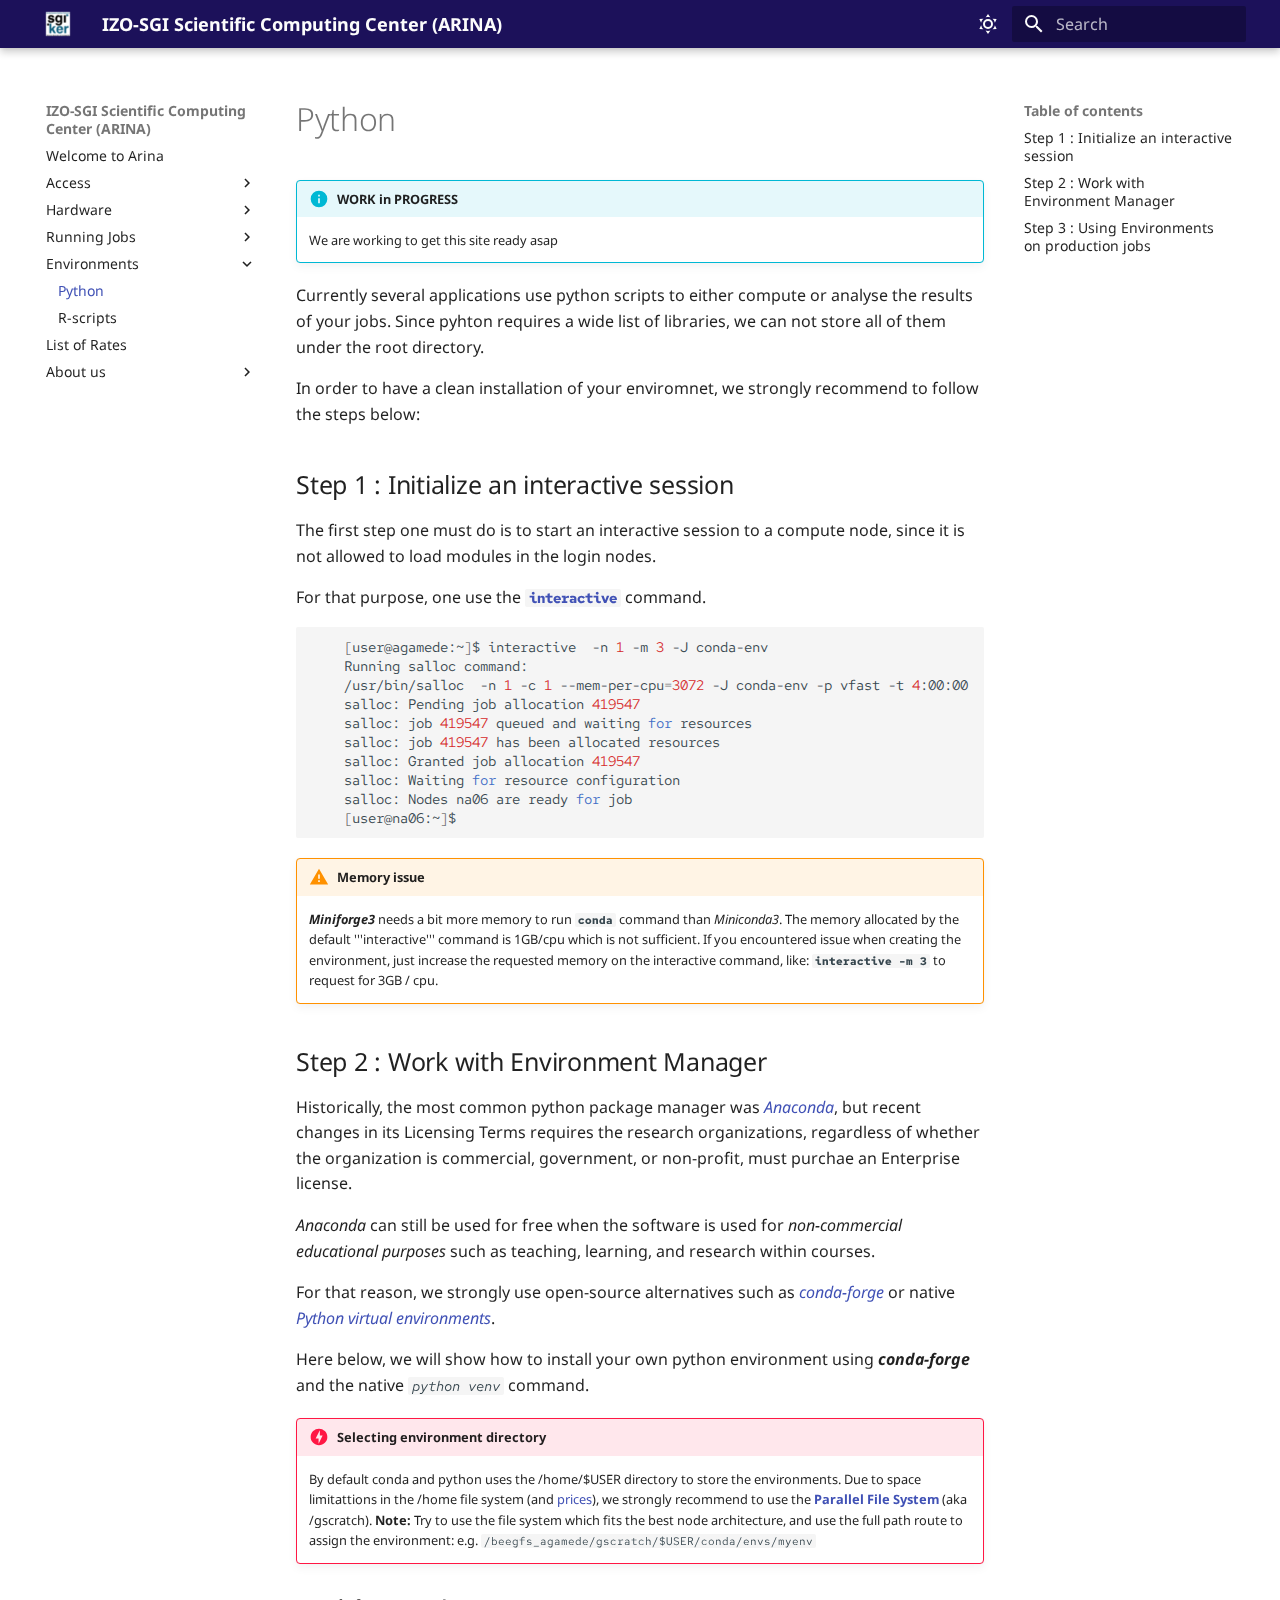
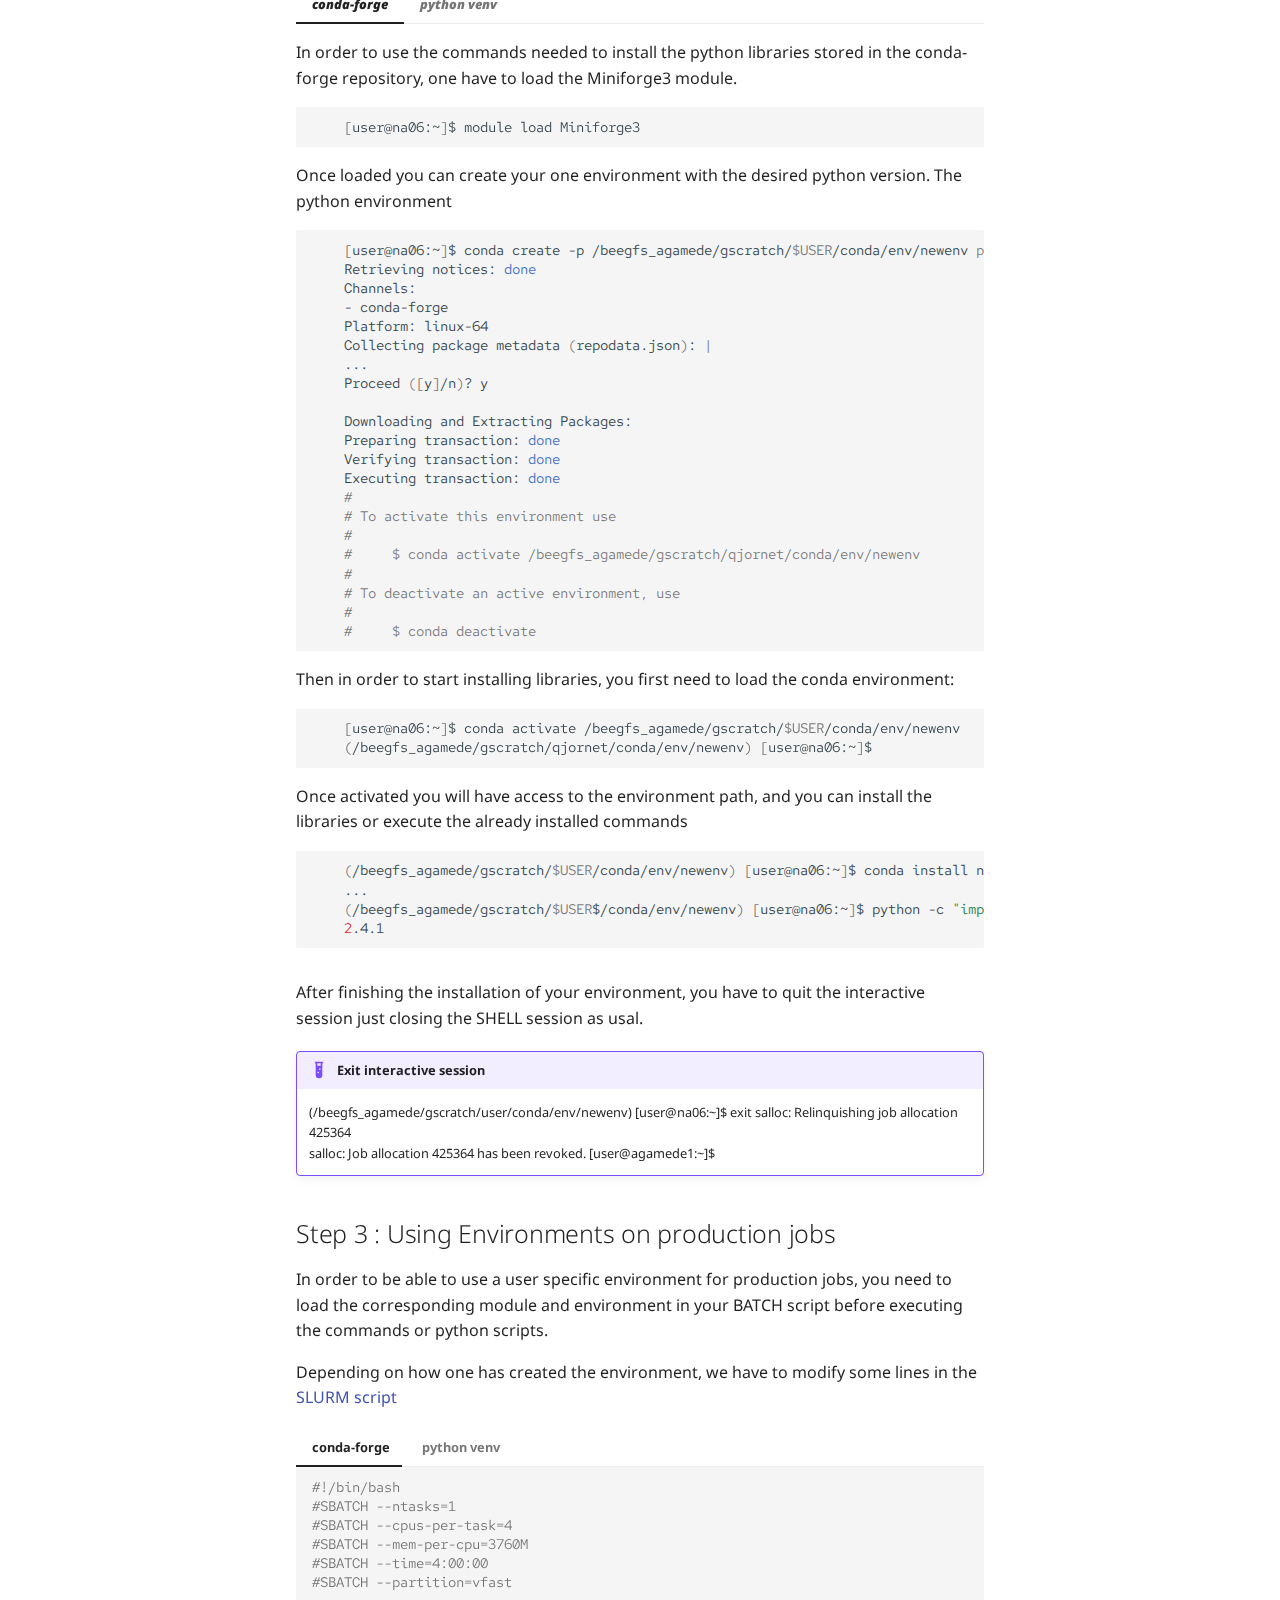
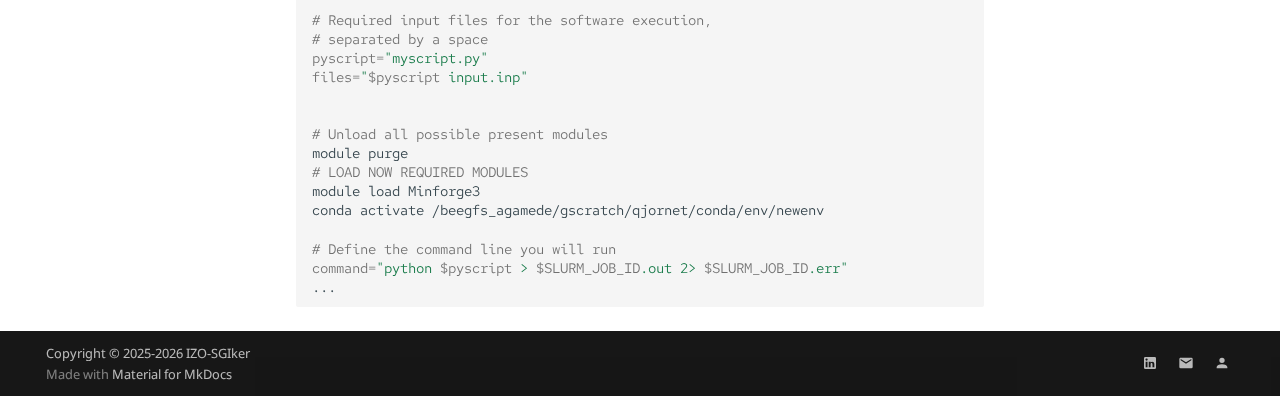
<file: environments/python/index.html>
<!doctype html>
<html lang="en" class="no-js">
  <head>
    
      <meta charset="utf-8">
      <meta name="viewport" content="width=device-width,initial-scale=1">
      
      
      
        <link rel="canonical" href="https://scc.ehu.eus/environments/python/">
      
      
        <link rel="prev" href="../../jobs/interactive/">
      
      
        <link rel="next" href="../r/">
      
      
        
      
      
      <link rel="icon" href="../../img/favicon.ico">
      <meta name="generator" content="mkdocs-1.6.1, mkdocs-material-9.7.6">
    
    
      
        <title>Python - IZO-SGI Scientific Computing Center (ARINA)</title>
      
    
    
      <link rel="stylesheet" href="../../assets/stylesheets/main.484c7ddc.min.css">
      
        
        <link rel="stylesheet" href="../../assets/stylesheets/palette.ab4e12ef.min.css">
      
      


    
    
      
    
    
      
        
        
        <link rel="preconnect" href="https://fonts.gstatic.com" crossorigin>
        <link rel="stylesheet" href="https://fonts.googleapis.com/css?family=Noto+Sans:300,300i,400,400i,700,700i%7CRed+Hat+Mono:400,400i,700,700i&display=fallback">
        <style>:root{--md-text-font:"Noto Sans";--md-code-font:"Red Hat Mono"}</style>
      
    
    
      <link rel="stylesheet" href="../../stylesheets/extra.css">
    
    <script>__md_scope=new URL("../..",location),__md_hash=e=>[...e].reduce(((e,_)=>(e<<5)-e+_.charCodeAt(0)),0),__md_get=(e,_=localStorage,t=__md_scope)=>JSON.parse(_.getItem(t.pathname+"."+e)),__md_set=(e,_,t=localStorage,a=__md_scope)=>{try{t.setItem(a.pathname+"."+e,JSON.stringify(_))}catch(e){}}</script>
    
      

    
    
  </head>
  
  
    
    
      
    
    
    
    
    <body dir="ltr" data-md-color-scheme="izosgi-dark" data-md-color-primary="indigo" data-md-color-accent="indigo">
  
    
    <input class="md-toggle" data-md-toggle="drawer" type="checkbox" id="__drawer" autocomplete="off">
    <input class="md-toggle" data-md-toggle="search" type="checkbox" id="__search" autocomplete="off">
    <label class="md-overlay" for="__drawer"></label>
    <div data-md-component="skip">
      
        
        <a href="#step-1-initialize-an-interactive-session" class="md-skip">
          Skip to content
        </a>
      
    </div>
    <div data-md-component="announce">
      
    </div>
    
    
      

  

<header class="md-header md-header--shadow" data-md-component="header">
  <nav class="md-header__inner md-grid" aria-label="Header">
    <a href="../.." title="IZO-SGI Scientific Computing Center (ARINA)" class="md-header__button md-logo" aria-label="IZO-SGI Scientific Computing Center (ARINA)" data-md-component="logo">
      
  <img src="../../img/sgiker-square.png" alt="logo">

    </a>
    <label class="md-header__button md-icon" for="__drawer">
      
      <svg xmlns="http://www.w3.org/2000/svg" viewBox="0 0 24 24"><path d="M3 6h18v2H3zm0 5h18v2H3zm0 5h18v2H3z"/></svg>
    </label>
    <div class="md-header__title" data-md-component="header-title">
      <div class="md-header__ellipsis">
        <div class="md-header__topic">
          <span class="md-ellipsis">
            IZO-SGI Scientific Computing Center (ARINA)
          </span>
        </div>
        <div class="md-header__topic" data-md-component="header-topic">
          <span class="md-ellipsis">
            
              Python
            
          </span>
        </div>
      </div>
    </div>
    
      
        <form class="md-header__option" data-md-component="palette">
  
    
    
    
    <input class="md-option" data-md-color-media="" data-md-color-scheme="izosgi-dark" data-md-color-primary="indigo" data-md-color-accent="indigo"  aria-label="Light mode"  type="radio" name="__palette" id="__palette_0">
    
      <label class="md-header__button md-icon" title="Light mode" for="__palette_1" hidden>
        <svg xmlns="http://www.w3.org/2000/svg" viewBox="0 0 24 24"><path d="M12 7a5 5 0 0 1 5 5 5 5 0 0 1-5 5 5 5 0 0 1-5-5 5 5 0 0 1 5-5m0 2a3 3 0 0 0-3 3 3 3 0 0 0 3 3 3 3 0 0 0 3-3 3 3 0 0 0-3-3m0-7 2.39 3.42C13.65 5.15 12.84 5 12 5s-1.65.15-2.39.42zM3.34 7l4.16-.35A7.2 7.2 0 0 0 5.94 8.5c-.44.74-.69 1.5-.83 2.29zm.02 10 1.76-3.77a7.131 7.131 0 0 0 2.38 4.14zM20.65 7l-1.77 3.79a7.02 7.02 0 0 0-2.38-4.15zm-.01 10-4.14.36c.59-.51 1.12-1.14 1.54-1.86.42-.73.69-1.5.83-2.29zM12 22l-2.41-3.44c.74.27 1.55.44 2.41.44.82 0 1.63-.17 2.37-.44z"/></svg>
      </label>
    
  
    
    
    
    <input class="md-option" data-md-color-media="" data-md-color-scheme="izosgi-light" data-md-color-primary="indigo" data-md-color-accent="indigo"  aria-label="Dark mode"  type="radio" name="__palette" id="__palette_1">
    
      <label class="md-header__button md-icon" title="Dark mode" for="__palette_0" hidden>
        <svg xmlns="http://www.w3.org/2000/svg" viewBox="0 0 24 24"><path d="m17.75 4.09-2.53 1.94.91 3.06-2.63-1.81-2.63 1.81.91-3.06-2.53-1.94L12.44 4l1.06-3 1.06 3zm3.5 6.91-1.64 1.25.59 1.98-1.7-1.17-1.7 1.17.59-1.98L15.75 11l2.06-.05L18.5 9l.69 1.95zm-2.28 4.95c.83-.08 1.72 1.1 1.19 1.85-.32.45-.66.87-1.08 1.27C15.17 23 8.84 23 4.94 19.07c-3.91-3.9-3.91-10.24 0-14.14.4-.4.82-.76 1.27-1.08.75-.53 1.93.36 1.85 1.19-.27 2.86.69 5.83 2.89 8.02a9.96 9.96 0 0 0 8.02 2.89m-1.64 2.02a12.08 12.08 0 0 1-7.8-3.47c-2.17-2.19-3.33-5-3.49-7.82-2.81 3.14-2.7 7.96.31 10.98 3.02 3.01 7.84 3.12 10.98.31"/></svg>
      </label>
    
  
</form>
      
    
    
      <script>var palette=__md_get("__palette");if(palette&&palette.color){if("(prefers-color-scheme)"===palette.color.media){var media=matchMedia("(prefers-color-scheme: light)"),input=document.querySelector(media.matches?"[data-md-color-media='(prefers-color-scheme: light)']":"[data-md-color-media='(prefers-color-scheme: dark)']");palette.color.media=input.getAttribute("data-md-color-media"),palette.color.scheme=input.getAttribute("data-md-color-scheme"),palette.color.primary=input.getAttribute("data-md-color-primary"),palette.color.accent=input.getAttribute("data-md-color-accent")}for(var[key,value]of Object.entries(palette.color))document.body.setAttribute("data-md-color-"+key,value)}</script>
    
    
    
      
      
        <label class="md-header__button md-icon" for="__search">
          
          <svg xmlns="http://www.w3.org/2000/svg" viewBox="0 0 24 24"><path d="M9.5 3A6.5 6.5 0 0 1 16 9.5c0 1.61-.59 3.09-1.56 4.23l.27.27h.79l5 5-1.5 1.5-5-5v-.79l-.27-.27A6.52 6.52 0 0 1 9.5 16 6.5 6.5 0 0 1 3 9.5 6.5 6.5 0 0 1 9.5 3m0 2C7 5 5 7 5 9.5S7 14 9.5 14 14 12 14 9.5 12 5 9.5 5"/></svg>
        </label>
        <div class="md-search" data-md-component="search" role="dialog">
  <label class="md-search__overlay" for="__search"></label>
  <div class="md-search__inner" role="search">
    <form class="md-search__form" name="search">
      <input type="text" class="md-search__input" name="query" aria-label="Search" placeholder="Search" autocapitalize="off" autocorrect="off" autocomplete="off" spellcheck="false" data-md-component="search-query" required>
      <label class="md-search__icon md-icon" for="__search">
        
        <svg xmlns="http://www.w3.org/2000/svg" viewBox="0 0 24 24"><path d="M9.5 3A6.5 6.5 0 0 1 16 9.5c0 1.61-.59 3.09-1.56 4.23l.27.27h.79l5 5-1.5 1.5-5-5v-.79l-.27-.27A6.52 6.52 0 0 1 9.5 16 6.5 6.5 0 0 1 3 9.5 6.5 6.5 0 0 1 9.5 3m0 2C7 5 5 7 5 9.5S7 14 9.5 14 14 12 14 9.5 12 5 9.5 5"/></svg>
        
        <svg xmlns="http://www.w3.org/2000/svg" viewBox="0 0 24 24"><path d="M20 11v2H8l5.5 5.5-1.42 1.42L4.16 12l7.92-7.92L13.5 5.5 8 11z"/></svg>
      </label>
      <nav class="md-search__options" aria-label="Search">
        
        <button type="reset" class="md-search__icon md-icon" title="Clear" aria-label="Clear" tabindex="-1">
          
          <svg xmlns="http://www.w3.org/2000/svg" viewBox="0 0 24 24"><path d="M19 6.41 17.59 5 12 10.59 6.41 5 5 6.41 10.59 12 5 17.59 6.41 19 12 13.41 17.59 19 19 17.59 13.41 12z"/></svg>
        </button>
      </nav>
      
    </form>
    <div class="md-search__output">
      <div class="md-search__scrollwrap" tabindex="0" data-md-scrollfix>
        <div class="md-search-result" data-md-component="search-result">
          <div class="md-search-result__meta">
            Initializing search
          </div>
          <ol class="md-search-result__list" role="presentation"></ol>
        </div>
      </div>
    </div>
  </div>
</div>
      
    
    
  </nav>
  
</header>
    
    <div class="md-container" data-md-component="container">
      
      
        
          
        
      
      <main class="md-main" data-md-component="main">
        <div class="md-main__inner md-grid">
          
            
              
              <div class="md-sidebar md-sidebar--primary" data-md-component="sidebar" data-md-type="navigation" >
                <div class="md-sidebar__scrollwrap">
                  <div class="md-sidebar__inner">
                    



<nav class="md-nav md-nav--primary" aria-label="Navigation" data-md-level="0">
  <label class="md-nav__title" for="__drawer">
    <a href="../.." title="IZO-SGI Scientific Computing Center (ARINA)" class="md-nav__button md-logo" aria-label="IZO-SGI Scientific Computing Center (ARINA)" data-md-component="logo">
      
  <img src="../../img/sgiker-square.png" alt="logo">

    </a>
    IZO-SGI Scientific Computing Center (ARINA)
  </label>
  
  <ul class="md-nav__list" data-md-scrollfix>
    
      
      
  
  
  
  
    <li class="md-nav__item">
      <a href="../.." class="md-nav__link">
        
  
  
  <span class="md-ellipsis">
    
  
    Welcome to Arina
  

    
  </span>
  
  

      </a>
    </li>
  

    
      
      
  
  
  
  
    
    
    
    
    
    <li class="md-nav__item md-nav__item--nested">
      
        
        
        <input class="md-nav__toggle md-toggle " type="checkbox" id="__nav_2" >
        
          
          <label class="md-nav__link" for="__nav_2" id="__nav_2_label" tabindex="0">
            
  
  
  <span class="md-ellipsis">
    
  
    Access
  

    
  </span>
  
  

            <span class="md-nav__icon md-icon"></span>
          </label>
        
        <nav class="md-nav" data-md-level="1" aria-labelledby="__nav_2_label" aria-expanded="false">
          <label class="md-nav__title" for="__nav_2">
            <span class="md-nav__icon md-icon"></span>
            
  
    Access
  

          </label>
          <ul class="md-nav__list" data-md-scrollfix>
            
              
                
  
  
  
  
    <li class="md-nav__item">
      <a href="../../access/account/" class="md-nav__link">
        
  
  
  <span class="md-ellipsis">
    
  
    Get an Account
  

    
  </span>
  
  

      </a>
    </li>
  

              
            
              
                
  
  
  
  
    <li class="md-nav__item">
      <a href="../../access/connect/" class="md-nav__link">
        
  
  
  <span class="md-ellipsis">
    
  
    How to connect
  

    
  </span>
  
  

      </a>
    </li>
  

              
            
          </ul>
        </nav>
      
    </li>
  

    
      
      
  
  
  
  
    
    
    
    
    
    <li class="md-nav__item md-nav__item--nested">
      
        
        
        <input class="md-nav__toggle md-toggle " type="checkbox" id="__nav_3" >
        
          
          <label class="md-nav__link" for="__nav_3" id="__nav_3_label" tabindex="0">
            
  
  
  <span class="md-ellipsis">
    
  
    Hardware
  

    
  </span>
  
  

            <span class="md-nav__icon md-icon"></span>
          </label>
        
        <nav class="md-nav" data-md-level="1" aria-labelledby="__nav_3_label" aria-expanded="false">
          <label class="md-nav__title" for="__nav_3">
            <span class="md-nav__icon md-icon"></span>
            
  
    Hardware
  

          </label>
          <ul class="md-nav__list" data-md-scrollfix>
            
              
                
  
  
  
  
    <li class="md-nav__item">
      <a href="../../hardware/resources/" class="md-nav__link">
        
  
  
  <span class="md-ellipsis">
    
  
    Resources
  

    
  </span>
  
  

      </a>
    </li>
  

              
            
              
                
  
  
  
  
    <li class="md-nav__item">
      <a href="../../hardware/nodes/" class="md-nav__link">
        
  
  
  <span class="md-ellipsis">
    
  
    Nodes
  

    
  </span>
  
  

      </a>
    </li>
  

              
            
              
                
  
  
  
  
    <li class="md-nav__item">
      <a href="../../hardware/filesystems/" class="md-nav__link">
        
  
  
  <span class="md-ellipsis">
    
  
    Storage
  

    
  </span>
  
  

      </a>
    </li>
  

              
            
              
                
  
  
  
  
    <li class="md-nav__item">
      <a href="../../hardware/network/" class="md-nav__link">
        
  
  
  <span class="md-ellipsis">
    
  
    Network
  

    
  </span>
  
  

      </a>
    </li>
  

              
            
          </ul>
        </nav>
      
    </li>
  

    
      
      
  
  
  
  
    
    
    
    
    
    <li class="md-nav__item md-nav__item--nested">
      
        
        
        <input class="md-nav__toggle md-toggle " type="checkbox" id="__nav_4" >
        
          
          <label class="md-nav__link" for="__nav_4" id="__nav_4_label" tabindex="0">
            
  
  
  <span class="md-ellipsis">
    
  
    Running Jobs
  

    
  </span>
  
  

            <span class="md-nav__icon md-icon"></span>
          </label>
        
        <nav class="md-nav" data-md-level="1" aria-labelledby="__nav_4_label" aria-expanded="false">
          <label class="md-nav__title" for="__nav_4">
            <span class="md-nav__icon md-icon"></span>
            
  
    Running Jobs
  

          </label>
          <ul class="md-nav__list" data-md-scrollfix>
            
              
                
  
  
  
  
    <li class="md-nav__item">
      <a href="../../jobs/modules/" class="md-nav__link">
        
  
  
  <span class="md-ellipsis">
    
  
    Modules
  

    
  </span>
  
  

      </a>
    </li>
  

              
            
              
                
  
  
  
  
    <li class="md-nav__item">
      <a href="../../jobs/slurm/" class="md-nav__link">
        
  
  
  <span class="md-ellipsis">
    
  
    Submitting jobs
  

    
  </span>
  
  

      </a>
    </li>
  

              
            
              
                
  
  
  
  
    <li class="md-nav__item">
      <a href="../../jobs/batch_scripts/" class="md-nav__link">
        
  
  
  <span class="md-ellipsis">
    
  
    Batch scripts
  

    
  </span>
  
  

      </a>
    </li>
  

              
            
              
                
  
  
  
  
    <li class="md-nav__item">
      <a href="../../jobs/interactive/" class="md-nav__link">
        
  
  
  <span class="md-ellipsis">
    
  
    Interactive sessions
  

    
  </span>
  
  

      </a>
    </li>
  

              
            
          </ul>
        </nav>
      
    </li>
  

    
      
      
  
  
    
  
  
  
    
    
    
    
    
    <li class="md-nav__item md-nav__item--active md-nav__item--nested">
      
        
        
        <input class="md-nav__toggle md-toggle " type="checkbox" id="__nav_5" checked>
        
          
          <label class="md-nav__link" for="__nav_5" id="__nav_5_label" tabindex="0">
            
  
  
  <span class="md-ellipsis">
    
  
    Environments
  

    
  </span>
  
  

            <span class="md-nav__icon md-icon"></span>
          </label>
        
        <nav class="md-nav" data-md-level="1" aria-labelledby="__nav_5_label" aria-expanded="true">
          <label class="md-nav__title" for="__nav_5">
            <span class="md-nav__icon md-icon"></span>
            
  
    Environments
  

          </label>
          <ul class="md-nav__list" data-md-scrollfix>
            
              
                
  
  
    
  
  
  
    <li class="md-nav__item md-nav__item--active">
      
      <input class="md-nav__toggle md-toggle" type="checkbox" id="__toc">
      
      
      
        <label class="md-nav__link md-nav__link--active" for="__toc">
          
  
  
  <span class="md-ellipsis">
    
  
    Python
  

    
  </span>
  
  

          <span class="md-nav__icon md-icon"></span>
        </label>
      
      <a href="./" class="md-nav__link md-nav__link--active">
        
  
  
  <span class="md-ellipsis">
    
  
    Python
  

    
  </span>
  
  

      </a>
      
        

<nav class="md-nav md-nav--secondary" aria-label="Table of contents">
  
  
  
  
    <label class="md-nav__title" for="__toc">
      <span class="md-nav__icon md-icon"></span>
      Table of contents
    </label>
    <ul class="md-nav__list" data-md-component="toc" data-md-scrollfix>
      
        <li class="md-nav__item">
  <a href="#step-1-initialize-an-interactive-session" class="md-nav__link">
    <span class="md-ellipsis">
      
        Step 1 : Initialize an interactive session
      
    </span>
  </a>
  
</li>
      
        <li class="md-nav__item">
  <a href="#step-2-work-with-environment-manager" class="md-nav__link">
    <span class="md-ellipsis">
      
        Step 2 : Work with Environment Manager
      
    </span>
  </a>
  
</li>
      
        <li class="md-nav__item">
  <a href="#step-3-using-environments-on-production-jobs" class="md-nav__link">
    <span class="md-ellipsis">
      
        Step 3 : Using Environments on production jobs
      
    </span>
  </a>
  
</li>
      
    </ul>
  
</nav>
      
    </li>
  

              
            
              
                
  
  
  
  
    <li class="md-nav__item">
      <a href="../r/" class="md-nav__link">
        
  
  
  <span class="md-ellipsis">
    
  
    R-scripts
  

    
  </span>
  
  

      </a>
    </li>
  

              
            
          </ul>
        </nav>
      
    </li>
  

    
      
      
  
  
  
  
    <li class="md-nav__item">
      <a href="../../prices/" class="md-nav__link">
        
  
  
  <span class="md-ellipsis">
    
  
    List of Rates
  

    
  </span>
  
  

      </a>
    </li>
  

    
      
      
  
  
  
  
    
    
    
    
    
    <li class="md-nav__item md-nav__item--nested">
      
        
        
        <input class="md-nav__toggle md-toggle " type="checkbox" id="__nav_7" >
        
          
          <label class="md-nav__link" for="__nav_7" id="__nav_7_label" tabindex="0">
            
  
  
  <span class="md-ellipsis">
    
  
    About us
  

    
  </span>
  
  

            <span class="md-nav__icon md-icon"></span>
          </label>
        
        <nav class="md-nav" data-md-level="1" aria-labelledby="__nav_7_label" aria-expanded="false">
          <label class="md-nav__title" for="__nav_7">
            <span class="md-nav__icon md-icon"></span>
            
  
    About us
  

          </label>
          <ul class="md-nav__list" data-md-scrollfix>
            
              
                
  
  
  
  
    <li class="md-nav__item">
      <a href="../../contact/about/" class="md-nav__link">
        
  
  
  <span class="md-ellipsis">
    
  
    ARINA Team
  

    
  </span>
  
  

      </a>
    </li>
  

              
            
              
                
  
  
  
  
    <li class="md-nav__item">
      <a href="../../contact/contact/" class="md-nav__link">
        
  
  
  <span class="md-ellipsis">
    
  
    Contact
  

    
  </span>
  
  

      </a>
    </li>
  

              
            
          </ul>
        </nav>
      
    </li>
  

    
  </ul>
</nav>
                  </div>
                </div>
              </div>
            
            
              
              <div class="md-sidebar md-sidebar--secondary" data-md-component="sidebar" data-md-type="toc" >
                <div class="md-sidebar__scrollwrap">
                  <div class="md-sidebar__inner">
                    

<nav class="md-nav md-nav--secondary" aria-label="Table of contents">
  
  
  
  
    <label class="md-nav__title" for="__toc">
      <span class="md-nav__icon md-icon"></span>
      Table of contents
    </label>
    <ul class="md-nav__list" data-md-component="toc" data-md-scrollfix>
      
        <li class="md-nav__item">
  <a href="#step-1-initialize-an-interactive-session" class="md-nav__link">
    <span class="md-ellipsis">
      
        Step 1 : Initialize an interactive session
      
    </span>
  </a>
  
</li>
      
        <li class="md-nav__item">
  <a href="#step-2-work-with-environment-manager" class="md-nav__link">
    <span class="md-ellipsis">
      
        Step 2 : Work with Environment Manager
      
    </span>
  </a>
  
</li>
      
        <li class="md-nav__item">
  <a href="#step-3-using-environments-on-production-jobs" class="md-nav__link">
    <span class="md-ellipsis">
      
        Step 3 : Using Environments on production jobs
      
    </span>
  </a>
  
</li>
      
    </ul>
  
</nav>
                  </div>
                </div>
              </div>
            
          
          
            <div class="md-content" data-md-component="content">
              
              <article class="md-content__inner md-typeset">
                
                  



  <h1>Python</h1>

<div class="admonition info">
<p class="admonition-title">WORK in PROGRESS</p>
<p>We are working to get this site ready asap</p>
</div>
<p>Currently several applications use python scripts to either compute or analyse the results of your jobs.
Since pyhton requires a wide list of libraries, we can not store all of them under the root directory. </p>
<p>In order to have a clean installation of your enviromnet, we strongly recommend to follow the steps below:  </p>
<h2 id="step-1-initialize-an-interactive-session"><strong>Step 1 : Initialize an interactive session</strong></h2>
<p>The first step one must do is to start an interactive session to a compute node, since it is not allowed to load modules in the login nodes.</p>
<p>For that purpose, one use the  <strong><a href="/jobs/interactive"><code>interactive</code></a></strong> command.</p>
<div class="highlight"><pre><span></span><code><span class="w">    </span><span class="o">[</span>user@agamede:~<span class="o">]</span>$<span class="w"> </span>interactive<span class="w">  </span>-n<span class="w"> </span><span class="m">1</span><span class="w"> </span>-m<span class="w"> </span><span class="m">3</span><span class="w"> </span>-J<span class="w"> </span>conda-env<span class="w"> </span>
<span class="w">    </span>Running<span class="w"> </span>salloc<span class="w"> </span>command:<span class="w"> </span>
<span class="w">    </span>/usr/bin/salloc<span class="w">  </span>-n<span class="w"> </span><span class="m">1</span><span class="w"> </span>-c<span class="w"> </span><span class="m">1</span><span class="w"> </span>--mem-per-cpu<span class="o">=</span><span class="m">3072</span><span class="w"> </span>-J<span class="w"> </span>conda-env<span class="w"> </span>-p<span class="w"> </span>vfast<span class="w"> </span>-t<span class="w"> </span><span class="m">4</span>:00:00<span class="w">     </span>
<span class="w">    </span>salloc:<span class="w"> </span>Pending<span class="w"> </span>job<span class="w"> </span>allocation<span class="w"> </span><span class="m">419547</span>
<span class="w">    </span>salloc:<span class="w"> </span>job<span class="w"> </span><span class="m">419547</span><span class="w"> </span>queued<span class="w"> </span>and<span class="w"> </span>waiting<span class="w"> </span><span class="k">for</span><span class="w"> </span>resources
<span class="w">    </span>salloc:<span class="w"> </span>job<span class="w"> </span><span class="m">419547</span><span class="w"> </span>has<span class="w"> </span>been<span class="w"> </span>allocated<span class="w"> </span>resources
<span class="w">    </span>salloc:<span class="w"> </span>Granted<span class="w"> </span>job<span class="w"> </span>allocation<span class="w"> </span><span class="m">419547</span>
<span class="w">    </span>salloc:<span class="w"> </span>Waiting<span class="w"> </span><span class="k">for</span><span class="w"> </span>resource<span class="w"> </span>configuration
<span class="w">    </span>salloc:<span class="w"> </span>Nodes<span class="w"> </span>na06<span class="w"> </span>are<span class="w"> </span>ready<span class="w"> </span><span class="k">for</span><span class="w"> </span>job
<span class="w">    </span><span class="o">[</span>user@na06:~<span class="o">]</span>$<span class="w"> </span>
</code></pre></div>
<div class="admonition warning">
<p class="admonition-title"> Memory issue </p>
<p><strong><em>Miniforge3</em></strong> needs a bit more memory to run <strong><code>conda</code></strong> command than <em>Miniconda3</em>. 
The memory allocated by the default '''interactive''' command is 1GB/cpu which is not sufficient. 
If you encountered issue when creating the environment, just increase the requested memory on the interactive command, like: <strong><code>interactive -m 3</code></strong> to request for 3GB / cpu. </p>
</div>
<h2 id="step-2-work-with-environment-manager"><strong>Step 2 : Work with Environment Manager</strong></h2>
<p>Historically, the most common python package manager was <a href="https://anaconda.org/" target="blank"><em>Anaconda</em></a>, but recent changes in its Licensing Terms requires the research organizations,  regardless of whether the organization is commercial, government, or non-profit, must purchae an Enterprise license. </p>
<p><em>Anaconda</em> can still be used for free when the software is used for <em>non-commercial educational purposes</em> such as teaching, learning, and research within courses.</p>
<p>For that reason, we strongly use open-source alternatives such as <a href="https://conda-forge.org/" target="blank"><em>conda-forge</em></a> or native <a href="https://docs.python.org/3/library/venv.html" target="blank"><em>Python virtual environments</em></a>. </p>
<p>Here below, we will show how to install your own python environment using <strong><em>conda-forge</em></strong> and the native <em><code>python venv</code></em> command.</p>
<div class="admonition danger">
<p class="admonition-title">Selecting environment directory</p>
<p>By default conda and python uses the /home/$USER directory to store the environments. Due to space limitattions in the /home file system (and <a href="/prices" target="blank">prices</a>), we strongly recommend to use the <a href="/hardware/filesystems/" target="blank"><strong>Parallel File System</strong></a> (aka /gscratch). 
<strong>Note:</strong> Try to use the file system which fits the best node architecture, and use the full path route to assign the environment: e.g. <code>/beegfs_agamede/gscratch/$USER/conda/envs/myenv</code> </p>
</div>
<div class="tabbed-set tabbed-alternate" data-tabs="1:2"><input checked="checked" id="step-2-work-with-environment-manager-conda-forge" name="__tabbed_1" type="radio" /><input id="step-2-work-with-environment-manager-python-venv" name="__tabbed_1" type="radio" /><div class="tabbed-labels"><label for="step-2-work-with-environment-manager-conda-forge"> <strong><em>conda-forge</em></strong></label><label for="step-2-work-with-environment-manager-python-venv"><strong><em>python venv</em></strong></label></div>
<div class="tabbed-content">
<div class="tabbed-block">
<p>In order to use the commands needed to install the python libraries stored in the conda-forge repository, one have to load the Miniforge3 module. </p>
<p><div class="highlight"><pre><span></span><code><span class="w">    </span><span class="o">[</span>user@na06:~<span class="o">]</span>$<span class="w"> </span>module<span class="w"> </span>load<span class="w"> </span>Miniforge3
</code></pre></div>
Once loaded you can create your one environment with the desired python version. 
The python environment</p>
<p><div class="highlight"><pre><span></span><code><span class="w">    </span><span class="o">[</span>user@na06:~<span class="o">]</span>$<span class="w"> </span>conda<span class="w"> </span>create<span class="w"> </span>-p<span class="w"> </span>/beegfs_agamede/gscratch/<span class="nv">$USER</span>/conda/env/newenv<span class="w"> </span><span class="nv">python</span><span class="o">=</span><span class="m">3</span>.12
<span class="w">    </span>Retrieving<span class="w"> </span>notices:<span class="w"> </span><span class="k">done</span>
<span class="w">    </span>Channels:
<span class="w">    </span>-<span class="w"> </span>conda-forge
<span class="w">    </span>Platform:<span class="w"> </span>linux-64
<span class="w">    </span>Collecting<span class="w"> </span>package<span class="w"> </span>metadata<span class="w"> </span><span class="o">(</span>repodata.json<span class="o">)</span>:<span class="w"> </span><span class="p">|</span><span class="w"> </span>
<span class="w">    </span>...
<span class="w">    </span>Proceed<span class="w"> </span><span class="o">([</span>y<span class="o">]</span>/n<span class="o">)</span>?<span class="w"> </span>y

<span class="w">    </span>Downloading<span class="w"> </span>and<span class="w"> </span>Extracting<span class="w"> </span>Packages:
<span class="w">    </span>Preparing<span class="w"> </span>transaction:<span class="w"> </span><span class="k">done</span><span class="w">  </span>
<span class="w">    </span>Verifying<span class="w"> </span>transaction:<span class="w"> </span><span class="k">done</span><span class="w">                      </span>
<span class="w">    </span>Executing<span class="w"> </span>transaction:<span class="w"> </span><span class="k">done</span><span class="w"> </span>
<span class="w">    </span><span class="c1">#                                                                                                                   </span>
<span class="w">    </span><span class="c1"># To activate this environment use                                     </span>
<span class="w">    </span><span class="c1">#</span>
<span class="w">    </span><span class="c1">#     $ conda activate /beegfs_agamede/gscratch/qjornet/conda/env/newenv </span>
<span class="w">    </span><span class="c1">#</span>
<span class="w">    </span><span class="c1"># To deactivate an active environment, use</span>
<span class="w">    </span><span class="c1">#</span>
<span class="w">    </span><span class="c1">#     $ conda deactivate</span>
</code></pre></div>
Then in order to start installing libraries, you first need to load the conda environment: 
<div class="highlight"><pre><span></span><code><span class="w">    </span><span class="o">[</span>user@na06:~<span class="o">]</span>$<span class="w"> </span>conda<span class="w"> </span>activate<span class="w"> </span>/beegfs_agamede/gscratch/<span class="nv">$USER</span>/conda/env/newenv
<span class="w">    </span><span class="o">(</span>/beegfs_agamede/gscratch/qjornet/conda/env/newenv<span class="o">)</span><span class="w"> </span><span class="o">[</span>user@na06:~<span class="o">]</span>$<span class="w"> </span>
</code></pre></div>
Once activated you will have access to the environment path, and you can install the libraries or execute the already installed commands </p>
<div class="highlight"><pre><span></span><code><span class="w">    </span><span class="o">(</span>/beegfs_agamede/gscratch/<span class="nv">$USER</span>/conda/env/newenv<span class="o">)</span><span class="w"> </span><span class="o">[</span>user@na06:~<span class="o">]</span>$<span class="w"> </span>conda<span class="w"> </span>install<span class="w"> </span>numpy<span class="w"> </span>scipy<span class="w"> </span>
<span class="w">    </span>...
<span class="w">    </span><span class="o">(</span>/beegfs_agamede/gscratch/<span class="nv">$USER</span>$/conda/env/newenv<span class="o">)</span><span class="w"> </span><span class="o">[</span>user@na06:~<span class="o">]</span>$<span class="w"> </span>python<span class="w"> </span>-c<span class="w"> </span><span class="s2">&quot;import numpy as np; print(np.__version__)&quot;</span><span class="w">                                                                   </span>
<span class="w">    </span><span class="m">2</span>.4.1<span class="w">  </span>
</code></pre></div>
</div>
<div class="tabbed-block">
<p>[ Work in progress ] 
In order to use the commands needed to install the python libraries stored in the conda-forge repository, one have to load the Miniforge3 module. </p>
<p><div class="highlight"><pre><span></span><code><span class="w">    </span><span class="o">[</span>user@na06:~<span class="o">]</span>$<span class="w"> </span>module<span class="w"> </span>load<span class="w"> </span>Python
</code></pre></div>
Once loaded you can create and activate your environment by doing: </p>
<div class="highlight"><pre><span></span><code><span class="o">[</span>user@na06:~<span class="o">]</span>$<span class="w"> </span>python<span class="w"> </span>-m<span class="w"> </span>venv<span class="w"> </span>/beegfs_agamede/gscratch/<span class="nv">$USER</span>/python/env/newenv<span class="w">    </span>
<span class="o">[</span>user@na06:~<span class="o">]</span>$<span class="w"> </span><span class="nb">source</span><span class="w"> </span>/beegfs_agamede/gscratch/<span class="nv">$USER</span>/python/env/newenv/bin/activate
<span class="o">(</span>newenv<span class="o">)</span><span class="w"> </span><span class="o">[</span>user@na06:~<span class="o">]</span>$<span class="w"> </span>
</code></pre></div>
<p>Once activated you will have access to the environment path, and you can install the libraries with <strong><code>python -m pip install</code></strong> command or execute the already installed commands </p>
<div class="highlight"><pre><span></span><code><span class="w">    </span><span class="o">(</span>newenv<span class="o">)</span><span class="w"> </span><span class="o">[</span>qjornet@na06:~<span class="o">]</span>$<span class="w"> </span>python<span class="w"> </span>-m<span class="w"> </span>pip<span class="w"> </span>install<span class="w"> </span>numpy<span class="w"> </span>scipy
<span class="w">    </span>Collecting<span class="w"> </span>numpy
<span class="w">    </span>Obtaining<span class="w"> </span>dependency<span class="w"> </span>information<span class="w"> </span><span class="k">for</span><span class="w"> </span>numpy<span class="w"> </span>from<span class="w"> </span>https://files.pythonhosted.org/packages/1b/46/6fa4ea94f1ddf969b2ee941290cca6f1bfac92b53c76ae5f44afe17ceb69/numpy-2.4.2-cp311-cp311-manylinux_2_27_x86_64.manylinux_2_28_x86_64.whl.metadata
<span class="w">    </span>...
<span class="w">    </span>Installing<span class="w"> </span>collected<span class="w"> </span>packages:<span class="w"> </span>numpy,<span class="w"> </span>scipy
<span class="w">    </span>Successfully<span class="w"> </span>installed<span class="w"> </span>numpy-2.4.2<span class="w"> </span>scipy-1.17.0

<span class="w">    </span><span class="o">(</span>newenv<span class="o">)</span><span class="w"> </span><span class="o">[</span>qjornet@na06:~<span class="o">]</span>$<span class="w"> </span>python<span class="w"> </span>-c<span class="w"> </span><span class="s2">&quot;import numpy as np; print(np.__version__)&quot;</span>
<span class="w">    </span><span class="m">2</span>.4.2
</code></pre></div>
<!-- !!! Important "Libraries" 
    if  -->
</div>
</div>
</div>
<p>After finishing the installation of your environment, you have to quit the interactive session just closing the SHELL session as usal. </p>
<div class="admonition example">
<p class="admonition-title">Exit interactive session</p>
<p>(/beegfs_agamede/gscratch/user/conda/env/newenv) [user@na06:~]$ exit
salloc: Relinquishing job allocation 425364                                                                                                                                                 <br />
salloc: Job allocation 425364 has been revoked.
[user@agamede1:~]$ </p>
</div>
<h2 id="step-3-using-environments-on-production-jobs">Step 3 : Using Environments on production jobs</h2>
<p>In order to be able to use a user specific environment for production jobs, you need to load the corresponding module and environment in your BATCH script before executing the commands or python scripts. </p>
<p>Depending on how one has created the environment, we have to modify some lines in the <a href="/jobs/batch_scripts/#example-slurm-script-slurmsl" target="blank">SLURM script</a> </p>
<div class="tabbed-set tabbed-alternate" data-tabs="2:2"><input checked="checked" id="step-3-using-environments-on-production-jobs-conda-forge" name="__tabbed_2" type="radio" /><input id="step-3-using-environments-on-production-jobs-python-venv" name="__tabbed_2" type="radio" /><div class="tabbed-labels"><label for="step-3-using-environments-on-production-jobs-conda-forge">conda-forge</label><label for="step-3-using-environments-on-production-jobs-python-venv">python venv</label></div>
<div class="tabbed-content">
<div class="tabbed-block">
<div class="highlight"><pre><span></span><code><span class="ch">#!/bin/bash </span>
<span class="c1">#SBATCH --ntasks=1</span>
<span class="c1">#SBATCH --cpus-per-task=4</span>
<span class="c1">#SBATCH --mem-per-cpu=3760M</span>
<span class="c1">#SBATCH --time=4:00:00</span>
<span class="c1">#SBATCH --partition=vfast</span>

<span class="c1"># Required input files for the software execution,</span>
<span class="c1"># separated by a space</span>
<span class="nv">pyscript</span><span class="o">=</span><span class="s2">&quot;myscript.py&quot;</span>
<span class="nv">files</span><span class="o">=</span><span class="s2">&quot;</span><span class="nv">$pyscript</span><span class="s2"> input.inp&quot;</span>


<span class="c1"># Unload all possible present modules</span>
module<span class="w"> </span>purge
<span class="c1"># LOAD NOW REQUIRED MODULES</span>
module<span class="w"> </span>load<span class="w"> </span>Minforge3
conda<span class="w"> </span>activate<span class="w"> </span>/beegfs_agamede/gscratch/qjornet/conda/env/newenv

<span class="c1"># Define the command line you will run</span>
<span class="nv">command</span><span class="o">=</span><span class="s2">&quot;python </span><span class="nv">$pyscript</span><span class="s2"> &gt; </span><span class="nv">$SLURM_JOB_ID</span><span class="s2">.out 2&gt; </span><span class="nv">$SLURM_JOB_ID</span><span class="s2">.err&quot;</span><span class="w">  </span>
...
</code></pre></div>
</div>
<div class="tabbed-block">
<div class="highlight"><pre><span></span><code><span class="ch">#!/bin/bash </span>
<span class="c1">#SBATCH --ntasks=1</span>
<span class="c1">#SBATCH --cpus-per-task=4</span>
<span class="c1">#SBATCH --mem-per-cpu=3760M</span>
<span class="c1">#SBATCH --time=4:00:00</span>
<span class="c1">#SBATCH --partition=vfast</span>

<span class="c1"># Required input files for the software execution,</span>
<span class="c1"># separated by a space</span>
<span class="nv">pyscript</span><span class="o">=</span><span class="s2">&quot;myscript.py&quot;</span>
<span class="nv">files</span><span class="o">=</span><span class="s2">&quot;</span><span class="nv">$pyscript</span><span class="s2"> input.inp&quot;</span>


<span class="c1"># Unload all possible present modules</span>
module<span class="w"> </span>purge
<span class="c1"># LOAD NOW REQUIRED MODULES</span>
module<span class="w"> </span>load<span class="w"> </span>Python
<span class="nb">source</span><span class="w"> </span>/beegfs_agamede/gscratch/qjornet/python/env/newenv/bin/activate

<span class="c1"># Define the command line you will run</span>
<span class="nv">command</span><span class="o">=</span><span class="s2">&quot;python </span><span class="nv">$pyscript</span><span class="s2"> &gt; </span><span class="nv">$SLURM_JOB_ID</span><span class="s2">.out 2&gt; </span><span class="nv">$SLURM_JOB_ID</span><span class="s2">.err&quot;</span><span class="w">  </span>
...
</code></pre></div>
</div>
</div>
</div>












                
              </article>
            </div>
          
          
<script>var target=document.getElementById(location.hash.slice(1));target&&target.name&&(target.checked=target.name.startsWith("__tabbed_"))</script>
        </div>
        
      </main>
      
        <footer class="md-footer">
  
  <div class="md-footer-meta md-typeset">
    <div class="md-footer-meta__inner md-grid">
      <div class="md-copyright">
  
    <div class="md-copyright__highlight">
      Copyright &copy; 2025-2026 IZO-SGIker
    </div>
  
  
    Made with
    <a href="https://squidfunk.github.io/mkdocs-material/" target="_blank" rel="noopener">
      Material for MkDocs
    </a>
  
</div>
      
        
<div class="md-social">
  
    
    
    
    
      
      
    
    <a href="https://linkedin.com/in/joaquim-jornet-somoza-61a7a5b4" target="_blank" rel="noopener" title="linkedin.com" class="md-social__link">
      <svg xmlns="http://www.w3.org/2000/svg" viewBox="0 0 24 24"><path d="M19 3a2 2 0 0 1 2 2v14a2 2 0 0 1-2 2H5a2 2 0 0 1-2-2V5a2 2 0 0 1 2-2zm-.5 15.5v-5.3a3.26 3.26 0 0 0-3.26-3.26c-.85 0-1.84.52-2.32 1.3v-1.11h-2.79v8.37h2.79v-4.93c0-.77.62-1.4 1.39-1.4a1.4 1.4 0 0 1 1.4 1.4v4.93zM6.88 8.56a1.68 1.68 0 0 0 1.68-1.68c0-.93-.75-1.69-1.68-1.69a1.69 1.69 0 0 0-1.69 1.69c0 .93.76 1.68 1.69 1.68m1.39 9.94v-8.37H5.5v8.37z"/></svg>
    </a>
  
    
    
    
    
    <a href="/contact/contact" target="_blank" rel="noopener" title="" class="md-social__link">
      <svg xmlns="http://www.w3.org/2000/svg" viewBox="0 0 24 24"><path d="m20 8-8 5-8-5V6l8 5 8-5m0-2H4c-1.11 0-2 .89-2 2v12a2 2 0 0 0 2 2h16a2 2 0 0 0 2-2V6a2 2 0 0 0-2-2"/></svg>
    </a>
  
    
    
    
    
      
      
    
    <a href="http://www.ehu.eus/sgi/CUENTA" target="_blank" rel="noopener" title="www.ehu.eus" class="md-social__link">
      <svg xmlns="http://www.w3.org/2000/svg" viewBox="0 0 24 24"><path d="M12 4a4 4 0 0 1 4 4 4 4 0 0 1-4 4 4 4 0 0 1-4-4 4 4 0 0 1 4-4m0 10c4.42 0 8 1.79 8 4v2H4v-2c0-2.21 3.58-4 8-4"/></svg>
    </a>
  
</div>
      
    </div>
  </div>
</footer>
      
    </div>
    <div class="md-dialog" data-md-component="dialog">
      <div class="md-dialog__inner md-typeset"></div>
    </div>
    
    
    
      
      
      <script id="__config" type="application/json">{"annotate": null, "base": "../..", "features": [], "search": "../../assets/javascripts/workers/search.2c215733.min.js", "tags": null, "translations": {"clipboard.copied": "Copied to clipboard", "clipboard.copy": "Copy to clipboard", "search.result.more.one": "1 more on this page", "search.result.more.other": "# more on this page", "search.result.none": "No matching documents", "search.result.one": "1 matching document", "search.result.other": "# matching documents", "search.result.placeholder": "Type to start searching", "search.result.term.missing": "Missing", "select.version": "Select version"}, "version": null}</script>
    
    
      <script src="../../assets/javascripts/bundle.79ae519e.min.js"></script>
      
    
  </body>
</html>
</file>
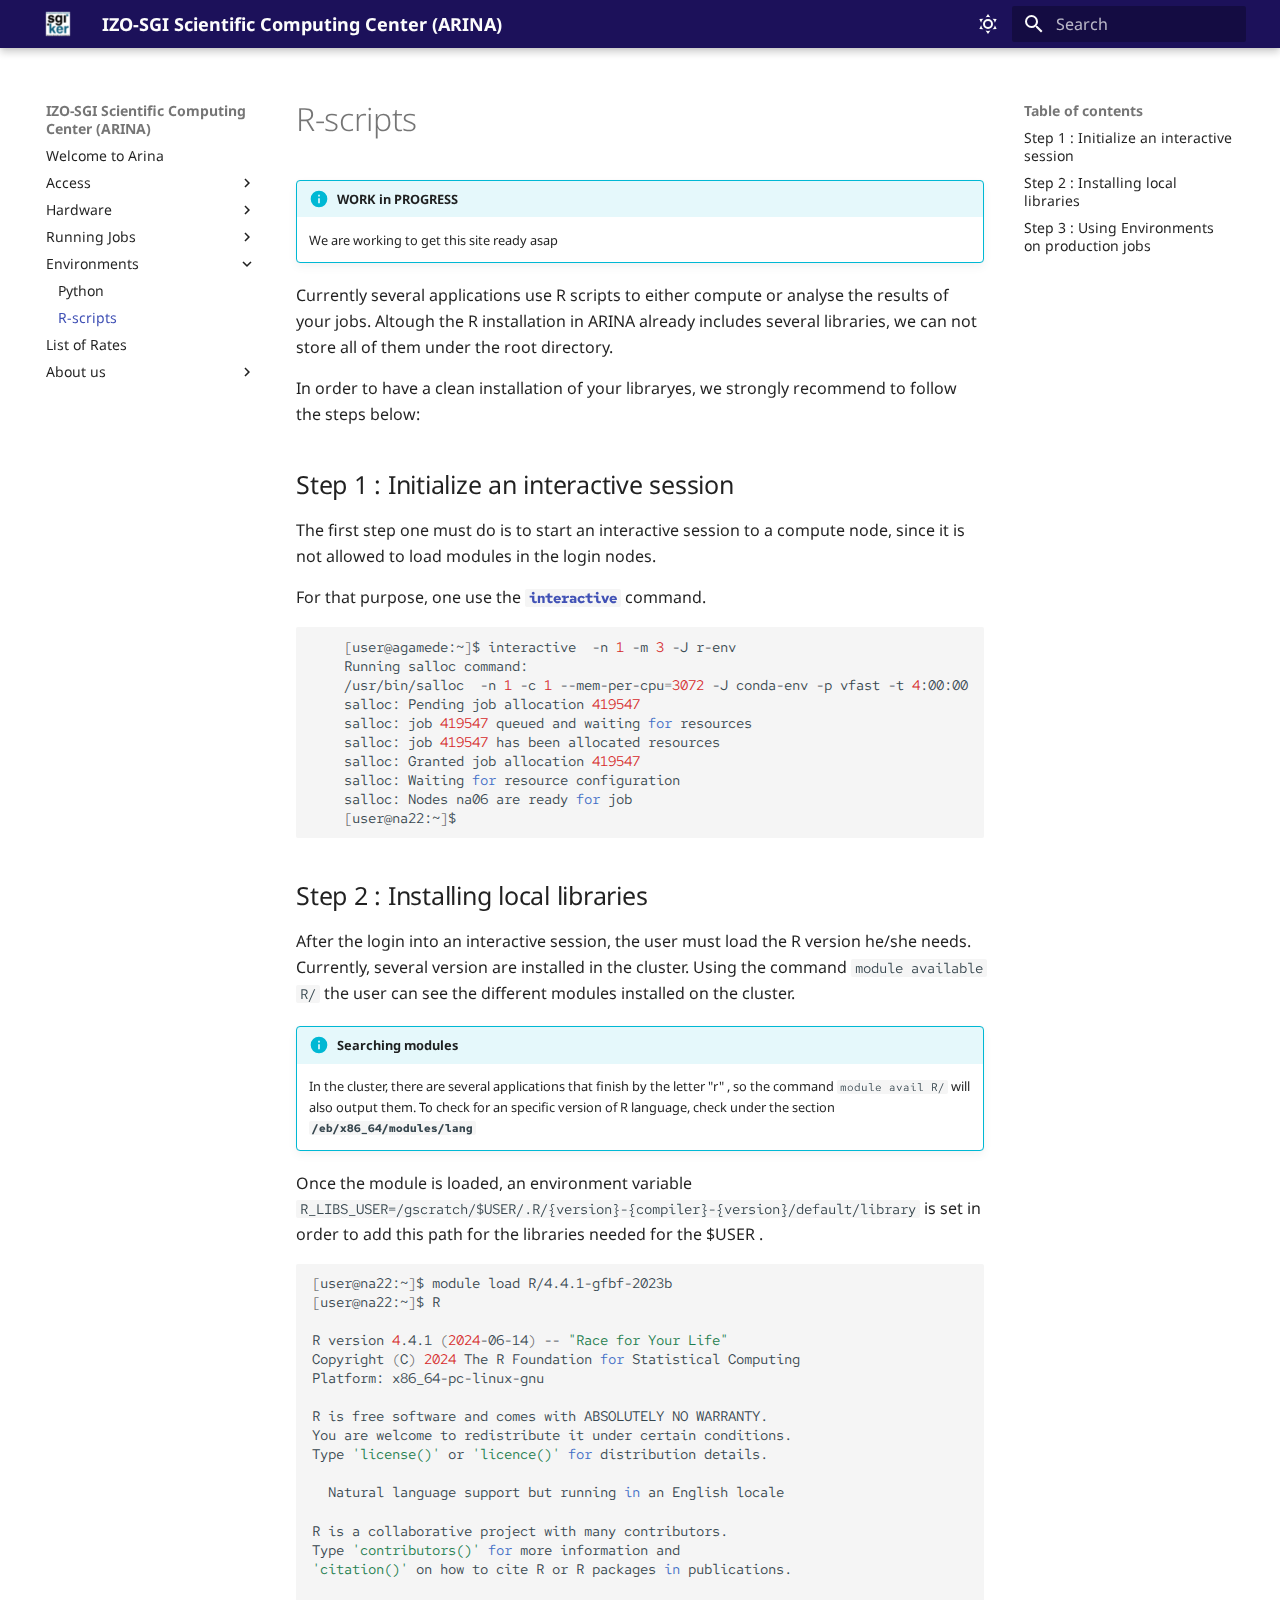
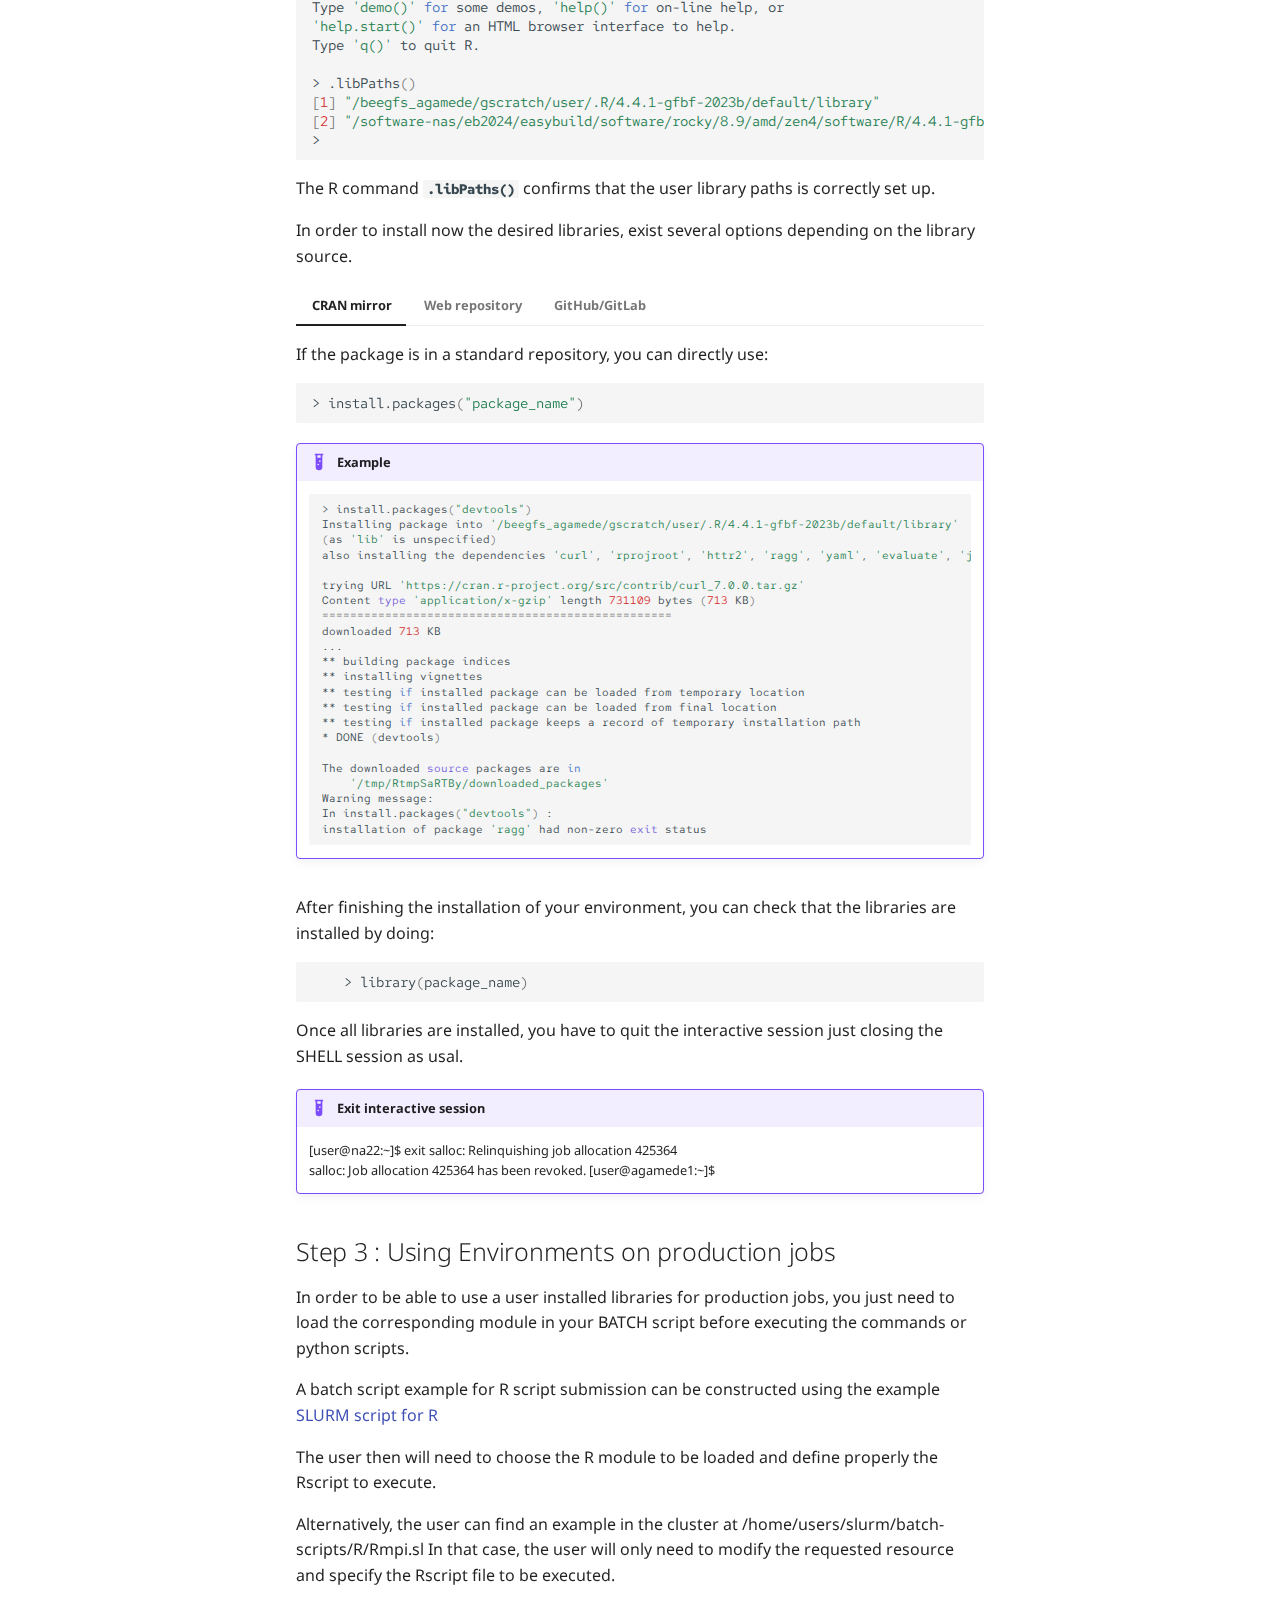
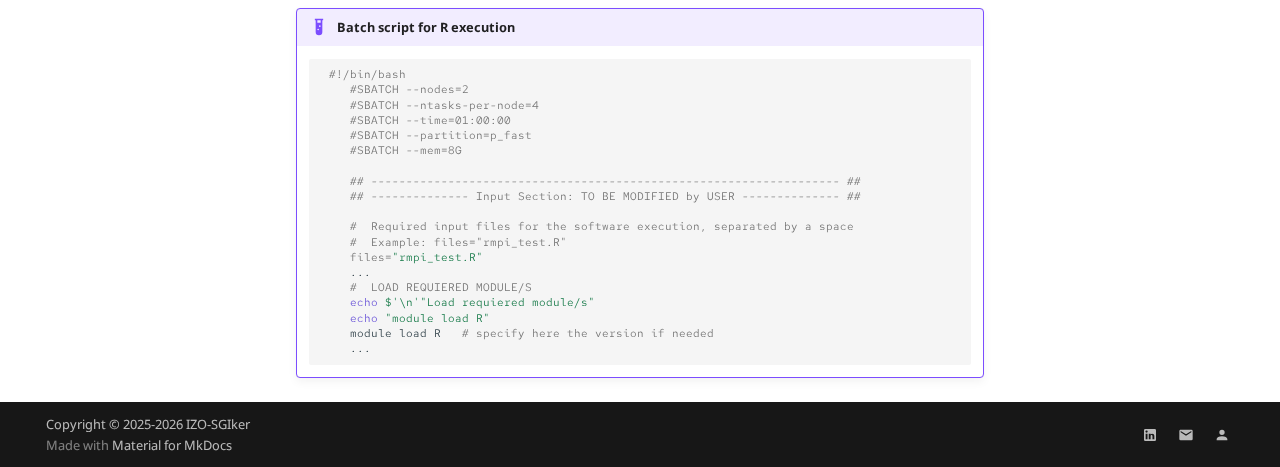
<file: environments/r/index.html>
<!doctype html>
<html lang="en" class="no-js">
  <head>
    
      <meta charset="utf-8">
      <meta name="viewport" content="width=device-width,initial-scale=1">
      
      
      
        <link rel="canonical" href="https://scc.ehu.eus/environments/r/">
      
      
        <link rel="prev" href="../python/">
      
      
        <link rel="next" href="../../prices/">
      
      
        
      
      
      <link rel="icon" href="../../img/favicon.ico">
      <meta name="generator" content="mkdocs-1.6.1, mkdocs-material-9.7.6">
    
    
      
        <title>R-scripts - IZO-SGI Scientific Computing Center (ARINA)</title>
      
    
    
      <link rel="stylesheet" href="../../assets/stylesheets/main.484c7ddc.min.css">
      
        
        <link rel="stylesheet" href="../../assets/stylesheets/palette.ab4e12ef.min.css">
      
      


    
    
      
    
    
      
        
        
        <link rel="preconnect" href="https://fonts.gstatic.com" crossorigin>
        <link rel="stylesheet" href="https://fonts.googleapis.com/css?family=Noto+Sans:300,300i,400,400i,700,700i%7CRed+Hat+Mono:400,400i,700,700i&display=fallback">
        <style>:root{--md-text-font:"Noto Sans";--md-code-font:"Red Hat Mono"}</style>
      
    
    
      <link rel="stylesheet" href="../../stylesheets/extra.css">
    
    <script>__md_scope=new URL("../..",location),__md_hash=e=>[...e].reduce(((e,_)=>(e<<5)-e+_.charCodeAt(0)),0),__md_get=(e,_=localStorage,t=__md_scope)=>JSON.parse(_.getItem(t.pathname+"."+e)),__md_set=(e,_,t=localStorage,a=__md_scope)=>{try{t.setItem(a.pathname+"."+e,JSON.stringify(_))}catch(e){}}</script>
    
      

    
    
  </head>
  
  
    
    
      
    
    
    
    
    <body dir="ltr" data-md-color-scheme="izosgi-dark" data-md-color-primary="indigo" data-md-color-accent="indigo">
  
    
    <input class="md-toggle" data-md-toggle="drawer" type="checkbox" id="__drawer" autocomplete="off">
    <input class="md-toggle" data-md-toggle="search" type="checkbox" id="__search" autocomplete="off">
    <label class="md-overlay" for="__drawer"></label>
    <div data-md-component="skip">
      
        
        <a href="#step-1-initialize-an-interactive-session" class="md-skip">
          Skip to content
        </a>
      
    </div>
    <div data-md-component="announce">
      
    </div>
    
    
      

  

<header class="md-header md-header--shadow" data-md-component="header">
  <nav class="md-header__inner md-grid" aria-label="Header">
    <a href="../.." title="IZO-SGI Scientific Computing Center (ARINA)" class="md-header__button md-logo" aria-label="IZO-SGI Scientific Computing Center (ARINA)" data-md-component="logo">
      
  <img src="../../img/sgiker-square.png" alt="logo">

    </a>
    <label class="md-header__button md-icon" for="__drawer">
      
      <svg xmlns="http://www.w3.org/2000/svg" viewBox="0 0 24 24"><path d="M3 6h18v2H3zm0 5h18v2H3zm0 5h18v2H3z"/></svg>
    </label>
    <div class="md-header__title" data-md-component="header-title">
      <div class="md-header__ellipsis">
        <div class="md-header__topic">
          <span class="md-ellipsis">
            IZO-SGI Scientific Computing Center (ARINA)
          </span>
        </div>
        <div class="md-header__topic" data-md-component="header-topic">
          <span class="md-ellipsis">
            
              R-scripts
            
          </span>
        </div>
      </div>
    </div>
    
      
        <form class="md-header__option" data-md-component="palette">
  
    
    
    
    <input class="md-option" data-md-color-media="" data-md-color-scheme="izosgi-dark" data-md-color-primary="indigo" data-md-color-accent="indigo"  aria-label="Light mode"  type="radio" name="__palette" id="__palette_0">
    
      <label class="md-header__button md-icon" title="Light mode" for="__palette_1" hidden>
        <svg xmlns="http://www.w3.org/2000/svg" viewBox="0 0 24 24"><path d="M12 7a5 5 0 0 1 5 5 5 5 0 0 1-5 5 5 5 0 0 1-5-5 5 5 0 0 1 5-5m0 2a3 3 0 0 0-3 3 3 3 0 0 0 3 3 3 3 0 0 0 3-3 3 3 0 0 0-3-3m0-7 2.39 3.42C13.65 5.15 12.84 5 12 5s-1.65.15-2.39.42zM3.34 7l4.16-.35A7.2 7.2 0 0 0 5.94 8.5c-.44.74-.69 1.5-.83 2.29zm.02 10 1.76-3.77a7.131 7.131 0 0 0 2.38 4.14zM20.65 7l-1.77 3.79a7.02 7.02 0 0 0-2.38-4.15zm-.01 10-4.14.36c.59-.51 1.12-1.14 1.54-1.86.42-.73.69-1.5.83-2.29zM12 22l-2.41-3.44c.74.27 1.55.44 2.41.44.82 0 1.63-.17 2.37-.44z"/></svg>
      </label>
    
  
    
    
    
    <input class="md-option" data-md-color-media="" data-md-color-scheme="izosgi-light" data-md-color-primary="indigo" data-md-color-accent="indigo"  aria-label="Dark mode"  type="radio" name="__palette" id="__palette_1">
    
      <label class="md-header__button md-icon" title="Dark mode" for="__palette_0" hidden>
        <svg xmlns="http://www.w3.org/2000/svg" viewBox="0 0 24 24"><path d="m17.75 4.09-2.53 1.94.91 3.06-2.63-1.81-2.63 1.81.91-3.06-2.53-1.94L12.44 4l1.06-3 1.06 3zm3.5 6.91-1.64 1.25.59 1.98-1.7-1.17-1.7 1.17.59-1.98L15.75 11l2.06-.05L18.5 9l.69 1.95zm-2.28 4.95c.83-.08 1.72 1.1 1.19 1.85-.32.45-.66.87-1.08 1.27C15.17 23 8.84 23 4.94 19.07c-3.91-3.9-3.91-10.24 0-14.14.4-.4.82-.76 1.27-1.08.75-.53 1.93.36 1.85 1.19-.27 2.86.69 5.83 2.89 8.02a9.96 9.96 0 0 0 8.02 2.89m-1.64 2.02a12.08 12.08 0 0 1-7.8-3.47c-2.17-2.19-3.33-5-3.49-7.82-2.81 3.14-2.7 7.96.31 10.98 3.02 3.01 7.84 3.12 10.98.31"/></svg>
      </label>
    
  
</form>
      
    
    
      <script>var palette=__md_get("__palette");if(palette&&palette.color){if("(prefers-color-scheme)"===palette.color.media){var media=matchMedia("(prefers-color-scheme: light)"),input=document.querySelector(media.matches?"[data-md-color-media='(prefers-color-scheme: light)']":"[data-md-color-media='(prefers-color-scheme: dark)']");palette.color.media=input.getAttribute("data-md-color-media"),palette.color.scheme=input.getAttribute("data-md-color-scheme"),palette.color.primary=input.getAttribute("data-md-color-primary"),palette.color.accent=input.getAttribute("data-md-color-accent")}for(var[key,value]of Object.entries(palette.color))document.body.setAttribute("data-md-color-"+key,value)}</script>
    
    
    
      
      
        <label class="md-header__button md-icon" for="__search">
          
          <svg xmlns="http://www.w3.org/2000/svg" viewBox="0 0 24 24"><path d="M9.5 3A6.5 6.5 0 0 1 16 9.5c0 1.61-.59 3.09-1.56 4.23l.27.27h.79l5 5-1.5 1.5-5-5v-.79l-.27-.27A6.52 6.52 0 0 1 9.5 16 6.5 6.5 0 0 1 3 9.5 6.5 6.5 0 0 1 9.5 3m0 2C7 5 5 7 5 9.5S7 14 9.5 14 14 12 14 9.5 12 5 9.5 5"/></svg>
        </label>
        <div class="md-search" data-md-component="search" role="dialog">
  <label class="md-search__overlay" for="__search"></label>
  <div class="md-search__inner" role="search">
    <form class="md-search__form" name="search">
      <input type="text" class="md-search__input" name="query" aria-label="Search" placeholder="Search" autocapitalize="off" autocorrect="off" autocomplete="off" spellcheck="false" data-md-component="search-query" required>
      <label class="md-search__icon md-icon" for="__search">
        
        <svg xmlns="http://www.w3.org/2000/svg" viewBox="0 0 24 24"><path d="M9.5 3A6.5 6.5 0 0 1 16 9.5c0 1.61-.59 3.09-1.56 4.23l.27.27h.79l5 5-1.5 1.5-5-5v-.79l-.27-.27A6.52 6.52 0 0 1 9.5 16 6.5 6.5 0 0 1 3 9.5 6.5 6.5 0 0 1 9.5 3m0 2C7 5 5 7 5 9.5S7 14 9.5 14 14 12 14 9.5 12 5 9.5 5"/></svg>
        
        <svg xmlns="http://www.w3.org/2000/svg" viewBox="0 0 24 24"><path d="M20 11v2H8l5.5 5.5-1.42 1.42L4.16 12l7.92-7.92L13.5 5.5 8 11z"/></svg>
      </label>
      <nav class="md-search__options" aria-label="Search">
        
        <button type="reset" class="md-search__icon md-icon" title="Clear" aria-label="Clear" tabindex="-1">
          
          <svg xmlns="http://www.w3.org/2000/svg" viewBox="0 0 24 24"><path d="M19 6.41 17.59 5 12 10.59 6.41 5 5 6.41 10.59 12 5 17.59 6.41 19 12 13.41 17.59 19 19 17.59 13.41 12z"/></svg>
        </button>
      </nav>
      
    </form>
    <div class="md-search__output">
      <div class="md-search__scrollwrap" tabindex="0" data-md-scrollfix>
        <div class="md-search-result" data-md-component="search-result">
          <div class="md-search-result__meta">
            Initializing search
          </div>
          <ol class="md-search-result__list" role="presentation"></ol>
        </div>
      </div>
    </div>
  </div>
</div>
      
    
    
  </nav>
  
</header>
    
    <div class="md-container" data-md-component="container">
      
      
        
          
        
      
      <main class="md-main" data-md-component="main">
        <div class="md-main__inner md-grid">
          
            
              
              <div class="md-sidebar md-sidebar--primary" data-md-component="sidebar" data-md-type="navigation" >
                <div class="md-sidebar__scrollwrap">
                  <div class="md-sidebar__inner">
                    



<nav class="md-nav md-nav--primary" aria-label="Navigation" data-md-level="0">
  <label class="md-nav__title" for="__drawer">
    <a href="../.." title="IZO-SGI Scientific Computing Center (ARINA)" class="md-nav__button md-logo" aria-label="IZO-SGI Scientific Computing Center (ARINA)" data-md-component="logo">
      
  <img src="../../img/sgiker-square.png" alt="logo">

    </a>
    IZO-SGI Scientific Computing Center (ARINA)
  </label>
  
  <ul class="md-nav__list" data-md-scrollfix>
    
      
      
  
  
  
  
    <li class="md-nav__item">
      <a href="../.." class="md-nav__link">
        
  
  
  <span class="md-ellipsis">
    
  
    Welcome to Arina
  

    
  </span>
  
  

      </a>
    </li>
  

    
      
      
  
  
  
  
    
    
    
    
    
    <li class="md-nav__item md-nav__item--nested">
      
        
        
        <input class="md-nav__toggle md-toggle " type="checkbox" id="__nav_2" >
        
          
          <label class="md-nav__link" for="__nav_2" id="__nav_2_label" tabindex="0">
            
  
  
  <span class="md-ellipsis">
    
  
    Access
  

    
  </span>
  
  

            <span class="md-nav__icon md-icon"></span>
          </label>
        
        <nav class="md-nav" data-md-level="1" aria-labelledby="__nav_2_label" aria-expanded="false">
          <label class="md-nav__title" for="__nav_2">
            <span class="md-nav__icon md-icon"></span>
            
  
    Access
  

          </label>
          <ul class="md-nav__list" data-md-scrollfix>
            
              
                
  
  
  
  
    <li class="md-nav__item">
      <a href="../../access/account/" class="md-nav__link">
        
  
  
  <span class="md-ellipsis">
    
  
    Get an Account
  

    
  </span>
  
  

      </a>
    </li>
  

              
            
              
                
  
  
  
  
    <li class="md-nav__item">
      <a href="../../access/connect/" class="md-nav__link">
        
  
  
  <span class="md-ellipsis">
    
  
    How to connect
  

    
  </span>
  
  

      </a>
    </li>
  

              
            
          </ul>
        </nav>
      
    </li>
  

    
      
      
  
  
  
  
    
    
    
    
    
    <li class="md-nav__item md-nav__item--nested">
      
        
        
        <input class="md-nav__toggle md-toggle " type="checkbox" id="__nav_3" >
        
          
          <label class="md-nav__link" for="__nav_3" id="__nav_3_label" tabindex="0">
            
  
  
  <span class="md-ellipsis">
    
  
    Hardware
  

    
  </span>
  
  

            <span class="md-nav__icon md-icon"></span>
          </label>
        
        <nav class="md-nav" data-md-level="1" aria-labelledby="__nav_3_label" aria-expanded="false">
          <label class="md-nav__title" for="__nav_3">
            <span class="md-nav__icon md-icon"></span>
            
  
    Hardware
  

          </label>
          <ul class="md-nav__list" data-md-scrollfix>
            
              
                
  
  
  
  
    <li class="md-nav__item">
      <a href="../../hardware/resources/" class="md-nav__link">
        
  
  
  <span class="md-ellipsis">
    
  
    Resources
  

    
  </span>
  
  

      </a>
    </li>
  

              
            
              
                
  
  
  
  
    <li class="md-nav__item">
      <a href="../../hardware/nodes/" class="md-nav__link">
        
  
  
  <span class="md-ellipsis">
    
  
    Nodes
  

    
  </span>
  
  

      </a>
    </li>
  

              
            
              
                
  
  
  
  
    <li class="md-nav__item">
      <a href="../../hardware/filesystems/" class="md-nav__link">
        
  
  
  <span class="md-ellipsis">
    
  
    Storage
  

    
  </span>
  
  

      </a>
    </li>
  

              
            
              
                
  
  
  
  
    <li class="md-nav__item">
      <a href="../../hardware/network/" class="md-nav__link">
        
  
  
  <span class="md-ellipsis">
    
  
    Network
  

    
  </span>
  
  

      </a>
    </li>
  

              
            
          </ul>
        </nav>
      
    </li>
  

    
      
      
  
  
  
  
    
    
    
    
    
    <li class="md-nav__item md-nav__item--nested">
      
        
        
        <input class="md-nav__toggle md-toggle " type="checkbox" id="__nav_4" >
        
          
          <label class="md-nav__link" for="__nav_4" id="__nav_4_label" tabindex="0">
            
  
  
  <span class="md-ellipsis">
    
  
    Running Jobs
  

    
  </span>
  
  

            <span class="md-nav__icon md-icon"></span>
          </label>
        
        <nav class="md-nav" data-md-level="1" aria-labelledby="__nav_4_label" aria-expanded="false">
          <label class="md-nav__title" for="__nav_4">
            <span class="md-nav__icon md-icon"></span>
            
  
    Running Jobs
  

          </label>
          <ul class="md-nav__list" data-md-scrollfix>
            
              
                
  
  
  
  
    <li class="md-nav__item">
      <a href="../../jobs/modules/" class="md-nav__link">
        
  
  
  <span class="md-ellipsis">
    
  
    Modules
  

    
  </span>
  
  

      </a>
    </li>
  

              
            
              
                
  
  
  
  
    <li class="md-nav__item">
      <a href="../../jobs/slurm/" class="md-nav__link">
        
  
  
  <span class="md-ellipsis">
    
  
    Submitting jobs
  

    
  </span>
  
  

      </a>
    </li>
  

              
            
              
                
  
  
  
  
    <li class="md-nav__item">
      <a href="../../jobs/batch_scripts/" class="md-nav__link">
        
  
  
  <span class="md-ellipsis">
    
  
    Batch scripts
  

    
  </span>
  
  

      </a>
    </li>
  

              
            
              
                
  
  
  
  
    <li class="md-nav__item">
      <a href="../../jobs/interactive/" class="md-nav__link">
        
  
  
  <span class="md-ellipsis">
    
  
    Interactive sessions
  

    
  </span>
  
  

      </a>
    </li>
  

              
            
          </ul>
        </nav>
      
    </li>
  

    
      
      
  
  
    
  
  
  
    
    
    
    
    
    <li class="md-nav__item md-nav__item--active md-nav__item--nested">
      
        
        
        <input class="md-nav__toggle md-toggle " type="checkbox" id="__nav_5" checked>
        
          
          <label class="md-nav__link" for="__nav_5" id="__nav_5_label" tabindex="0">
            
  
  
  <span class="md-ellipsis">
    
  
    Environments
  

    
  </span>
  
  

            <span class="md-nav__icon md-icon"></span>
          </label>
        
        <nav class="md-nav" data-md-level="1" aria-labelledby="__nav_5_label" aria-expanded="true">
          <label class="md-nav__title" for="__nav_5">
            <span class="md-nav__icon md-icon"></span>
            
  
    Environments
  

          </label>
          <ul class="md-nav__list" data-md-scrollfix>
            
              
                
  
  
  
  
    <li class="md-nav__item">
      <a href="../python/" class="md-nav__link">
        
  
  
  <span class="md-ellipsis">
    
  
    Python
  

    
  </span>
  
  

      </a>
    </li>
  

              
            
              
                
  
  
    
  
  
  
    <li class="md-nav__item md-nav__item--active">
      
      <input class="md-nav__toggle md-toggle" type="checkbox" id="__toc">
      
      
      
        <label class="md-nav__link md-nav__link--active" for="__toc">
          
  
  
  <span class="md-ellipsis">
    
  
    R-scripts
  

    
  </span>
  
  

          <span class="md-nav__icon md-icon"></span>
        </label>
      
      <a href="./" class="md-nav__link md-nav__link--active">
        
  
  
  <span class="md-ellipsis">
    
  
    R-scripts
  

    
  </span>
  
  

      </a>
      
        

<nav class="md-nav md-nav--secondary" aria-label="Table of contents">
  
  
  
  
    <label class="md-nav__title" for="__toc">
      <span class="md-nav__icon md-icon"></span>
      Table of contents
    </label>
    <ul class="md-nav__list" data-md-component="toc" data-md-scrollfix>
      
        <li class="md-nav__item">
  <a href="#step-1-initialize-an-interactive-session" class="md-nav__link">
    <span class="md-ellipsis">
      
        Step 1 : Initialize an interactive session
      
    </span>
  </a>
  
</li>
      
        <li class="md-nav__item">
  <a href="#step-2-installing-local-libraries" class="md-nav__link">
    <span class="md-ellipsis">
      
        Step 2 : Installing local libraries
      
    </span>
  </a>
  
</li>
      
        <li class="md-nav__item">
  <a href="#step-3-using-environments-on-production-jobs" class="md-nav__link">
    <span class="md-ellipsis">
      
        Step 3 : Using Environments on production jobs
      
    </span>
  </a>
  
</li>
      
    </ul>
  
</nav>
      
    </li>
  

              
            
          </ul>
        </nav>
      
    </li>
  

    
      
      
  
  
  
  
    <li class="md-nav__item">
      <a href="../../prices/" class="md-nav__link">
        
  
  
  <span class="md-ellipsis">
    
  
    List of Rates
  

    
  </span>
  
  

      </a>
    </li>
  

    
      
      
  
  
  
  
    
    
    
    
    
    <li class="md-nav__item md-nav__item--nested">
      
        
        
        <input class="md-nav__toggle md-toggle " type="checkbox" id="__nav_7" >
        
          
          <label class="md-nav__link" for="__nav_7" id="__nav_7_label" tabindex="0">
            
  
  
  <span class="md-ellipsis">
    
  
    About us
  

    
  </span>
  
  

            <span class="md-nav__icon md-icon"></span>
          </label>
        
        <nav class="md-nav" data-md-level="1" aria-labelledby="__nav_7_label" aria-expanded="false">
          <label class="md-nav__title" for="__nav_7">
            <span class="md-nav__icon md-icon"></span>
            
  
    About us
  

          </label>
          <ul class="md-nav__list" data-md-scrollfix>
            
              
                
  
  
  
  
    <li class="md-nav__item">
      <a href="../../contact/about/" class="md-nav__link">
        
  
  
  <span class="md-ellipsis">
    
  
    ARINA Team
  

    
  </span>
  
  

      </a>
    </li>
  

              
            
              
                
  
  
  
  
    <li class="md-nav__item">
      <a href="../../contact/contact/" class="md-nav__link">
        
  
  
  <span class="md-ellipsis">
    
  
    Contact
  

    
  </span>
  
  

      </a>
    </li>
  

              
            
          </ul>
        </nav>
      
    </li>
  

    
  </ul>
</nav>
                  </div>
                </div>
              </div>
            
            
              
              <div class="md-sidebar md-sidebar--secondary" data-md-component="sidebar" data-md-type="toc" >
                <div class="md-sidebar__scrollwrap">
                  <div class="md-sidebar__inner">
                    

<nav class="md-nav md-nav--secondary" aria-label="Table of contents">
  
  
  
  
    <label class="md-nav__title" for="__toc">
      <span class="md-nav__icon md-icon"></span>
      Table of contents
    </label>
    <ul class="md-nav__list" data-md-component="toc" data-md-scrollfix>
      
        <li class="md-nav__item">
  <a href="#step-1-initialize-an-interactive-session" class="md-nav__link">
    <span class="md-ellipsis">
      
        Step 1 : Initialize an interactive session
      
    </span>
  </a>
  
</li>
      
        <li class="md-nav__item">
  <a href="#step-2-installing-local-libraries" class="md-nav__link">
    <span class="md-ellipsis">
      
        Step 2 : Installing local libraries
      
    </span>
  </a>
  
</li>
      
        <li class="md-nav__item">
  <a href="#step-3-using-environments-on-production-jobs" class="md-nav__link">
    <span class="md-ellipsis">
      
        Step 3 : Using Environments on production jobs
      
    </span>
  </a>
  
</li>
      
    </ul>
  
</nav>
                  </div>
                </div>
              </div>
            
          
          
            <div class="md-content" data-md-component="content">
              
              <article class="md-content__inner md-typeset">
                
                  



  <h1>R-scripts</h1>

<div class="admonition info">
<p class="admonition-title">WORK in PROGRESS</p>
<p>We are working to get this site ready asap</p>
</div>
<p>Currently several applications use R scripts to either compute or analyse the results of your jobs.
Altough the R installation in ARINA already includes several libraries, we can not store all of them under the root directory. </p>
<p>In order to have a clean installation of your libraryes, we strongly recommend to follow the steps below:  </p>
<h2 id="step-1-initialize-an-interactive-session"><strong>Step 1 : Initialize an interactive session</strong></h2>
<p>The first step one must do is to start an interactive session to a compute node, since it is not allowed to load modules in the login nodes.</p>
<p>For that purpose, one use the  <strong><a href="/jobs/interactive"><code>interactive</code></a></strong> command.</p>
<div class="highlight"><pre><span></span><code><span class="w">    </span><span class="o">[</span>user@agamede:~<span class="o">]</span>$<span class="w"> </span>interactive<span class="w">  </span>-n<span class="w"> </span><span class="m">1</span><span class="w"> </span>-m<span class="w"> </span><span class="m">3</span><span class="w"> </span>-J<span class="w"> </span>r-env<span class="w"> </span>
<span class="w">    </span>Running<span class="w"> </span>salloc<span class="w"> </span>command:<span class="w"> </span>
<span class="w">    </span>/usr/bin/salloc<span class="w">  </span>-n<span class="w"> </span><span class="m">1</span><span class="w"> </span>-c<span class="w"> </span><span class="m">1</span><span class="w"> </span>--mem-per-cpu<span class="o">=</span><span class="m">3072</span><span class="w"> </span>-J<span class="w"> </span>conda-env<span class="w"> </span>-p<span class="w"> </span>vfast<span class="w"> </span>-t<span class="w"> </span><span class="m">4</span>:00:00<span class="w">     </span>
<span class="w">    </span>salloc:<span class="w"> </span>Pending<span class="w"> </span>job<span class="w"> </span>allocation<span class="w"> </span><span class="m">419547</span>
<span class="w">    </span>salloc:<span class="w"> </span>job<span class="w"> </span><span class="m">419547</span><span class="w"> </span>queued<span class="w"> </span>and<span class="w"> </span>waiting<span class="w"> </span><span class="k">for</span><span class="w"> </span>resources
<span class="w">    </span>salloc:<span class="w"> </span>job<span class="w"> </span><span class="m">419547</span><span class="w"> </span>has<span class="w"> </span>been<span class="w"> </span>allocated<span class="w"> </span>resources
<span class="w">    </span>salloc:<span class="w"> </span>Granted<span class="w"> </span>job<span class="w"> </span>allocation<span class="w"> </span><span class="m">419547</span>
<span class="w">    </span>salloc:<span class="w"> </span>Waiting<span class="w"> </span><span class="k">for</span><span class="w"> </span>resource<span class="w"> </span>configuration
<span class="w">    </span>salloc:<span class="w"> </span>Nodes<span class="w"> </span>na06<span class="w"> </span>are<span class="w"> </span>ready<span class="w"> </span><span class="k">for</span><span class="w"> </span>job
<span class="w">    </span><span class="o">[</span>user@na22:~<span class="o">]</span>$<span class="w"> </span>
</code></pre></div>
<h2 id="step-2-installing-local-libraries"><strong>Step 2 : Installing local libraries</strong></h2>
<p>After the login into an interactive session, the user must load the R version he/she needs. 
Currently, several version are installed in the cluster. Using the command  <code>module available R/</code> the user can see the different modules installed on the cluster. </p>
<div class="admonition info">
<p class="admonition-title">Searching modules</p>
<p>In the cluster, there are several applications that finish by the letter "r" , so the command <code>module avail R/</code> will also output them.
To check for an specific version of R language, check under the section <strong><code>/eb/x86_64/modules/lang</code></strong> </p>
</div>
<p>Once the module is loaded, an environment variable <code>R_LIBS_USER=/gscratch/$USER/.R/{version}-{compiler}-{version}/default/library</code> is set in order to add this path for the libraries needed for the $USER . </p>
<div class="highlight"><pre><span></span><code><span class="o">[</span>user@na22:~<span class="o">]</span>$<span class="w"> </span>module<span class="w"> </span>load<span class="w"> </span>R/4.4.1-gfbf-2023b
<span class="o">[</span>user@na22:~<span class="o">]</span>$<span class="w"> </span>R

R<span class="w"> </span>version<span class="w"> </span><span class="m">4</span>.4.1<span class="w"> </span><span class="o">(</span><span class="m">2024</span>-06-14<span class="o">)</span><span class="w"> </span>--<span class="w"> </span><span class="s2">&quot;Race for Your Life&quot;</span>
Copyright<span class="w"> </span><span class="o">(</span>C<span class="o">)</span><span class="w"> </span><span class="m">2024</span><span class="w"> </span>The<span class="w"> </span>R<span class="w"> </span>Foundation<span class="w"> </span><span class="k">for</span><span class="w"> </span>Statistical<span class="w"> </span>Computing
Platform:<span class="w"> </span>x86_64-pc-linux-gnu

R<span class="w"> </span>is<span class="w"> </span>free<span class="w"> </span>software<span class="w"> </span>and<span class="w"> </span>comes<span class="w"> </span>with<span class="w"> </span>ABSOLUTELY<span class="w"> </span>NO<span class="w"> </span>WARRANTY.
You<span class="w"> </span>are<span class="w"> </span>welcome<span class="w"> </span>to<span class="w"> </span>redistribute<span class="w"> </span>it<span class="w"> </span>under<span class="w"> </span>certain<span class="w"> </span>conditions.
Type<span class="w"> </span><span class="s1">&#39;license()&#39;</span><span class="w"> </span>or<span class="w"> </span><span class="s1">&#39;licence()&#39;</span><span class="w"> </span><span class="k">for</span><span class="w"> </span>distribution<span class="w"> </span>details.

<span class="w">  </span>Natural<span class="w"> </span>language<span class="w"> </span>support<span class="w"> </span>but<span class="w"> </span>running<span class="w"> </span><span class="k">in</span><span class="w"> </span>an<span class="w"> </span>English<span class="w"> </span>locale

R<span class="w"> </span>is<span class="w"> </span>a<span class="w"> </span>collaborative<span class="w"> </span>project<span class="w"> </span>with<span class="w"> </span>many<span class="w"> </span>contributors.
Type<span class="w"> </span><span class="s1">&#39;contributors()&#39;</span><span class="w"> </span><span class="k">for</span><span class="w"> </span>more<span class="w"> </span>information<span class="w"> </span>and
<span class="s1">&#39;citation()&#39;</span><span class="w"> </span>on<span class="w"> </span>how<span class="w"> </span>to<span class="w"> </span>cite<span class="w"> </span>R<span class="w"> </span>or<span class="w"> </span>R<span class="w"> </span>packages<span class="w"> </span><span class="k">in</span><span class="w"> </span>publications.

Type<span class="w"> </span><span class="s1">&#39;demo()&#39;</span><span class="w"> </span><span class="k">for</span><span class="w"> </span>some<span class="w"> </span>demos,<span class="w"> </span><span class="s1">&#39;help()&#39;</span><span class="w"> </span><span class="k">for</span><span class="w"> </span>on-line<span class="w"> </span>help,<span class="w"> </span>or
<span class="s1">&#39;help.start()&#39;</span><span class="w"> </span><span class="k">for</span><span class="w"> </span>an<span class="w"> </span>HTML<span class="w"> </span>browser<span class="w"> </span>interface<span class="w"> </span>to<span class="w"> </span>help.
Type<span class="w"> </span><span class="s1">&#39;q()&#39;</span><span class="w"> </span>to<span class="w"> </span>quit<span class="w"> </span>R.

&gt;<span class="w"> </span>.libPaths<span class="o">()</span>
<span class="o">[</span><span class="m">1</span><span class="o">]</span><span class="w"> </span><span class="s2">&quot;/beegfs_agamede/gscratch/user/.R/4.4.1-gfbf-2023b/default/library&quot;</span><span class="w">                                  </span>
<span class="o">[</span><span class="m">2</span><span class="o">]</span><span class="w"> </span><span class="s2">&quot;/software-nas/eb2024/easybuild/software/rocky/8.9/amd/zen4/software/R/4.4.1-gfbf-2023b/lib64/R/library&quot;</span>
&gt;<span class="w"> </span>
</code></pre></div>
<p>The R command <strong><code>.libPaths()</code></strong> confirms that the user library paths is correctly set up. </p>
<p>In order to install now the desired libraries, exist several options depending on the library source.</p>
<div class="tabbed-set tabbed-alternate" data-tabs="1:3"><input checked="checked" id="step-2-installing-local-libraries-cran-mirror" name="__tabbed_1" type="radio" /><input id="step-2-installing-local-libraries-web-repository" name="__tabbed_1" type="radio" /><input id="step-2-installing-local-libraries-githubgitlab" name="__tabbed_1" type="radio" /><div class="tabbed-labels"><label for="step-2-installing-local-libraries-cran-mirror">CRAN mirror</label><label for="step-2-installing-local-libraries-web-repository">Web repository</label><label for="step-2-installing-local-libraries-githubgitlab">GitHub/GitLab</label></div>
<div class="tabbed-content">
<div class="tabbed-block">
<p>If the package is in a standard repository, you can directly use:<br />
<div class="highlight"><pre><span></span><code>&gt;<span class="w"> </span>install.packages<span class="o">(</span><span class="s2">&quot;package_name&quot;</span><span class="o">)</span>
</code></pre></div></p>
<div class="admonition example">
<p class="admonition-title">Example</p>
<div class="highlight"><pre><span></span><code>&gt;<span class="w"> </span>install.packages<span class="o">(</span><span class="s2">&quot;devtools&quot;</span><span class="o">)</span>
Installing<span class="w"> </span>package<span class="w"> </span>into<span class="w"> </span><span class="s1">&#39;/beegfs_agamede/gscratch/user/.R/4.4.1-gfbf-2023b/default/library&#39;</span>
<span class="o">(</span>as<span class="w"> </span><span class="s1">&#39;lib&#39;</span><span class="w"> </span>is<span class="w"> </span>unspecified<span class="o">)</span>
also<span class="w"> </span>installing<span class="w"> </span>the<span class="w"> </span>dependencies<span class="w"> </span><span class="s1">&#39;curl&#39;</span>,<span class="w"> </span><span class="s1">&#39;rprojroot&#39;</span>,<span class="w"> </span><span class="s1">&#39;httr2&#39;</span>,<span class="w"> </span><span class="s1">&#39;ragg&#39;</span>,<span class="w"> </span><span class="s1">&#39;yaml&#39;</span>,<span class="w"> </span><span class="s1">&#39;evaluate&#39;</span>,<span class="w"> </span><span class="s1">&#39;jsonlite&#39;</span>,<span class="w"> </span><span class="s1">&#39;processx&#39;</span>,<span class="w"> </span><span class="s1">&#39;ps&#39;</span>,<span class="w"> </span><span class="s1">&#39;R6&#39;</span>,<span class="w"> </span><span class="s1">&#39;waldo&#39;</span>,<span class="w"> </span><span class="s1">&#39;usethis&#39;</span>,<span class="w"> </span><span class="s1">&#39;cli&#39;</span>,<span class="w"> </span><span class="s1">&#39;fs&#39;</span>,<span class="w"> </span><span class="s1">&#39;miniUI&#39;</span>,<span class="w"> </span><span class="s1">&#39;pkgbuild&#39;</span>,<span class="w"> </span><span class="s1">&#39;pkgdown&#39;</span>,<span class="w"> </span><span class="s1">&#39;pkgload&#39;</span>,<span class="w"> </span><span class="s1">&#39;profvis&#39;</span>,<span class="w"> </span><span class="s1">&#39;rlang&#39;</span>,<span class="w"> </span><span class="s1">&#39;roxygen2&#39;</span>,<span class="w"> </span><span class="s1">&#39;sessioninfo&#39;</span>,<span class="w"> </span><span class="s1">&#39;testthat&#39;</span>,<span class="w"> </span><span class="s1">&#39;withr&#39;</span>

trying<span class="w"> </span>URL<span class="w"> </span><span class="s1">&#39;https://cran.r-project.org/src/contrib/curl_7.0.0.tar.gz&#39;</span>
Content<span class="w"> </span><span class="nb">type</span><span class="w"> </span><span class="s1">&#39;application/x-gzip&#39;</span><span class="w"> </span>length<span class="w"> </span><span class="m">731109</span><span class="w"> </span>bytes<span class="w"> </span><span class="o">(</span><span class="m">713</span><span class="w"> </span>KB<span class="o">)</span>
<span class="o">==================================================</span>
downloaded<span class="w"> </span><span class="m">713</span><span class="w"> </span>KB
...
**<span class="w"> </span>building<span class="w"> </span>package<span class="w"> </span>indices
**<span class="w"> </span>installing<span class="w"> </span>vignettes
**<span class="w"> </span>testing<span class="w"> </span><span class="k">if</span><span class="w"> </span>installed<span class="w"> </span>package<span class="w"> </span>can<span class="w"> </span>be<span class="w"> </span>loaded<span class="w"> </span>from<span class="w"> </span>temporary<span class="w"> </span>location
**<span class="w"> </span>testing<span class="w"> </span><span class="k">if</span><span class="w"> </span>installed<span class="w"> </span>package<span class="w"> </span>can<span class="w"> </span>be<span class="w"> </span>loaded<span class="w"> </span>from<span class="w"> </span>final<span class="w"> </span>location
**<span class="w"> </span>testing<span class="w"> </span><span class="k">if</span><span class="w"> </span>installed<span class="w"> </span>package<span class="w"> </span>keeps<span class="w"> </span>a<span class="w"> </span>record<span class="w"> </span>of<span class="w"> </span>temporary<span class="w"> </span>installation<span class="w"> </span>path
*<span class="w"> </span>DONE<span class="w"> </span><span class="o">(</span>devtools<span class="o">)</span>

The<span class="w"> </span>downloaded<span class="w"> </span><span class="nb">source</span><span class="w"> </span>packages<span class="w"> </span>are<span class="w"> </span><span class="k">in</span>
<span class="w">    </span><span class="s1">&#39;/tmp/RtmpSaRTBy/downloaded_packages&#39;</span>
Warning<span class="w"> </span>message:
In<span class="w"> </span>install.packages<span class="o">(</span><span class="s2">&quot;devtools&quot;</span><span class="o">)</span><span class="w"> </span>:
installation<span class="w"> </span>of<span class="w"> </span>package<span class="w"> </span><span class="s1">&#39;ragg&#39;</span><span class="w"> </span>had<span class="w"> </span>non-zero<span class="w"> </span><span class="nb">exit</span><span class="w"> </span>status
</code></pre></div>
</div>
</div>
<div class="tabbed-block">
<p>If the package is in a specific webpage repository, you can directly use:<br />
<div class="highlight"><pre><span></span><code>&gt;<span class="w">  </span>install.packages<span class="o">(</span><span class="s1">&#39; package_name&#39;</span>,<span class="w"> </span><span class="nv">repos</span><span class="o">=</span><span class="s1">&#39;http_address&#39;</span><span class="o">)</span>
</code></pre></div></p>
<div class="admonition example">
<p class="admonition-title">Example</p>
<div class="highlight"><pre><span></span><code>&gt;install.packages<span class="o">(</span><span class="s2">&quot;furrr&quot;</span>,<span class="w"> </span><span class="nv">repos</span><span class="w"> </span><span class="o">=</span><span class="w"> </span><span class="s2">&quot;http://cran.us.r-project.org&quot;</span>,<span class="w"> </span><span class="nv">dependencies</span><span class="w"> </span><span class="o">=</span><span class="w"> </span>TRUE<span class="o">)</span>
Installing<span class="w"> </span>package<span class="w"> </span>into<span class="w"> </span><span class="s1">&#39;/beegfs_agamede/gscratch/user/.R/4.4.1-gfbf-2023b/default/library&#39;</span>
<span class="o">(</span>as<span class="w"> </span><span class="s1">&#39;lib&#39;</span><span class="w"> </span>is<span class="w"> </span>unspecified<span class="o">)</span>
also<span class="w"> </span>installing<span class="w"> </span>the<span class="w"> </span>dependencies<span class="w"> </span><span class="s1">&#39;lazyeval&#39;</span>,<span class="w"> </span><span class="s1">&#39;parallelly&#39;</span>,<span class="w"> </span><span class="s1">&#39;codetools&#39;</span>,<span class="w"> </span><span class="s1">&#39;lobstr&#39;</span>,<span class="w"> </span><span class="s1">&#39;rex&#39;</span>,<span class="w"> </span><span class="s1">&#39;generics&#39;</span>,<span class="w"> </span><span class="s1">&#39;lifecycle&#39;</span>,<span class="w"> </span><span class="s1">&#39;vctrs&#39;</span>,<span class="w"> </span><span class="s1">&#39;future&#39;</span>,<span class="w"> </span><span class="s1">&#39;globals&#39;</span>,<span class="w"> </span><span class="s1">&#39;carrier&#39;</span>,<span class="w"> </span><span class="s1">&#39;covr&#39;</span>,<span class="w"> </span><span class="s1">&#39;dplyr&#39;</span>,<span class="w"> </span><span class="s1">&#39;listenv&#39;</span>,<span class="w"> </span><span class="s1">&#39;tidyselect&#39;</span>

trying<span class="w"> </span>URL<span class="w"> </span><span class="s1">&#39;http://cran.us.r-project.org/src/contrib/lazyeval_0.2.2.tar.gz&#39;</span>
Content<span class="w"> </span><span class="nb">type</span><span class="w"> </span><span class="s1">&#39;application/x-gzip&#39;</span><span class="w"> </span>length<span class="w"> </span><span class="m">83482</span><span class="w"> </span>bytes<span class="w"> </span><span class="o">(</span><span class="m">81</span><span class="w"> </span>KB<span class="o">)</span>
<span class="o">==================================================</span>
downloaded<span class="w"> </span><span class="m">81</span><span class="w"> </span>KB
...
**<span class="w"> </span>testing<span class="w"> </span><span class="k">if</span><span class="w"> </span>installed<span class="w"> </span>package<span class="w"> </span>can<span class="w"> </span>be<span class="w"> </span>loaded<span class="w"> </span>from<span class="w"> </span>temporary<span class="w"> </span>location
**<span class="w"> </span>testing<span class="w"> </span><span class="k">if</span><span class="w"> </span>installed<span class="w"> </span>package<span class="w"> </span>can<span class="w"> </span>be<span class="w"> </span>loaded<span class="w"> </span>from<span class="w"> </span>final<span class="w"> </span>location
**<span class="w"> </span>testing<span class="w"> </span><span class="k">if</span><span class="w"> </span>installed<span class="w"> </span>package<span class="w"> </span>keeps<span class="w"> </span>a<span class="w"> </span>record<span class="w"> </span>of<span class="w"> </span>temporary<span class="w"> </span>installation<span class="w"> </span>path
*<span class="w"> </span>DONE<span class="w"> </span><span class="o">(</span>furrr<span class="o">)</span>

The<span class="w"> </span>downloaded<span class="w"> </span><span class="nb">source</span><span class="w"> </span>packages<span class="w"> </span>are<span class="w"> </span><span class="k">in</span>
<span class="w">    </span><span class="s1">&#39;/tmp/RtmpSaRTBy/downloaded_packages&#39;</span>
</code></pre></div>
</div>
</div>
<div class="tabbed-block">
<p>You can also install libraries from a GitHub/GitLab repository. It requires <code>install.packages(devtools)</code> to be installed first.</p>
<div class="highlight"><pre><span></span><code>library<span class="o">(</span>devtools<span class="o">)</span>
install_github<span class="o">(</span><span class="s2">&quot;package_name&quot;</span><span class="o">)</span>
</code></pre></div>
<div class="admonition example">
<p class="admonition-title">Example</p>
<div class="highlight"><pre><span></span><code>&gt;
</code></pre></div>
</div>
</div>
</div>
</div>
<p>After finishing the installation of your environment, you can check that the libraries are installed by doing: </p>
<div class="highlight"><pre><span></span><code><span class="w">    </span>&gt;<span class="w"> </span>library<span class="o">(</span>package_name<span class="o">)</span>
</code></pre></div>
<p>Once all libraries are installed, you have to quit the interactive session just closing the SHELL session as usal. </p>
<div class="admonition example">
<p class="admonition-title">Exit interactive session</p>
<p>[user@na22:~]$ exit
salloc: Relinquishing job allocation 425364                                                                                                                                                 <br />
salloc: Job allocation 425364 has been revoked.
[user@agamede1:~]$ </p>
</div>
<h2 id="step-3-using-environments-on-production-jobs">Step 3 : Using Environments on production jobs</h2>
<p>In order to be able to use a user installed libraries for production jobs, you just need to load the corresponding module in your BATCH script before executing the commands or python scripts. </p>
<p>A batch script example for R script submission can be constructed using the example <a href="/jobs/batch_scripts/#example-slurm-script-slurmsl" target="blank">SLURM script for R </a> </p>
<p>The user then will need to choose the R module to be loaded and define properly the Rscript to execute.</p>
<p>Alternatively, the user can find an example in the cluster at  /home/users/slurm/batch-scripts/R/Rmpi.sl
In that case, the user will only need to modify the requested resource and specify the Rscript file to be executed.  </p>
<div class="admonition example">
<p class="admonition-title">Batch script for R execution</p>
<div class="highlight"><pre><span></span><code><span class="w"> </span><span class="c1">#!/bin/bash</span>
<span class="w">    </span><span class="c1">#SBATCH --nodes=2</span>
<span class="w">    </span><span class="c1">#SBATCH --ntasks-per-node=4</span>
<span class="w">    </span><span class="c1">#SBATCH --time=01:00:00</span>
<span class="w">    </span><span class="c1">#SBATCH --partition=p_fast</span>
<span class="w">    </span><span class="c1">#SBATCH --mem=8G</span>

<span class="w">    </span><span class="c1">## ------------------------------------------------------------------- ##</span>
<span class="w">    </span><span class="c1">## -------------- Input Section: TO BE MODIFIED by USER -------------- ##</span>

<span class="w">    </span><span class="c1">#  Required input files for the software execution, separated by a space</span>
<span class="w">    </span><span class="c1">#  Example: files=&quot;rmpi_test.R&quot;</span>
<span class="w">    </span><span class="nv">files</span><span class="o">=</span><span class="s2">&quot;rmpi_test.R&quot;</span>
<span class="w">    </span>...
<span class="w">    </span><span class="c1">#  LOAD REQUIERED MODULE/S</span>
<span class="w">    </span><span class="nb">echo</span><span class="w"> </span><span class="s1">$&#39;\n&#39;</span><span class="s2">&quot;Load requiered module/s&quot;</span>
<span class="w">    </span><span class="nb">echo</span><span class="w"> </span><span class="s2">&quot;module load R&quot;</span>
<span class="w">    </span>module<span class="w"> </span>load<span class="w"> </span>R<span class="w">   </span><span class="c1"># specify here the version if needed</span>
<span class="w">    </span>...
</code></pre></div>
</div>












                
              </article>
            </div>
          
          
<script>var target=document.getElementById(location.hash.slice(1));target&&target.name&&(target.checked=target.name.startsWith("__tabbed_"))</script>
        </div>
        
      </main>
      
        <footer class="md-footer">
  
  <div class="md-footer-meta md-typeset">
    <div class="md-footer-meta__inner md-grid">
      <div class="md-copyright">
  
    <div class="md-copyright__highlight">
      Copyright &copy; 2025-2026 IZO-SGIker
    </div>
  
  
    Made with
    <a href="https://squidfunk.github.io/mkdocs-material/" target="_blank" rel="noopener">
      Material for MkDocs
    </a>
  
</div>
      
        
<div class="md-social">
  
    
    
    
    
      
      
    
    <a href="https://linkedin.com/in/joaquim-jornet-somoza-61a7a5b4" target="_blank" rel="noopener" title="linkedin.com" class="md-social__link">
      <svg xmlns="http://www.w3.org/2000/svg" viewBox="0 0 24 24"><path d="M19 3a2 2 0 0 1 2 2v14a2 2 0 0 1-2 2H5a2 2 0 0 1-2-2V5a2 2 0 0 1 2-2zm-.5 15.5v-5.3a3.26 3.26 0 0 0-3.26-3.26c-.85 0-1.84.52-2.32 1.3v-1.11h-2.79v8.37h2.79v-4.93c0-.77.62-1.4 1.39-1.4a1.4 1.4 0 0 1 1.4 1.4v4.93zM6.88 8.56a1.68 1.68 0 0 0 1.68-1.68c0-.93-.75-1.69-1.68-1.69a1.69 1.69 0 0 0-1.69 1.69c0 .93.76 1.68 1.69 1.68m1.39 9.94v-8.37H5.5v8.37z"/></svg>
    </a>
  
    
    
    
    
    <a href="/contact/contact" target="_blank" rel="noopener" title="" class="md-social__link">
      <svg xmlns="http://www.w3.org/2000/svg" viewBox="0 0 24 24"><path d="m20 8-8 5-8-5V6l8 5 8-5m0-2H4c-1.11 0-2 .89-2 2v12a2 2 0 0 0 2 2h16a2 2 0 0 0 2-2V6a2 2 0 0 0-2-2"/></svg>
    </a>
  
    
    
    
    
      
      
    
    <a href="http://www.ehu.eus/sgi/CUENTA" target="_blank" rel="noopener" title="www.ehu.eus" class="md-social__link">
      <svg xmlns="http://www.w3.org/2000/svg" viewBox="0 0 24 24"><path d="M12 4a4 4 0 0 1 4 4 4 4 0 0 1-4 4 4 4 0 0 1-4-4 4 4 0 0 1 4-4m0 10c4.42 0 8 1.79 8 4v2H4v-2c0-2.21 3.58-4 8-4"/></svg>
    </a>
  
</div>
      
    </div>
  </div>
</footer>
      
    </div>
    <div class="md-dialog" data-md-component="dialog">
      <div class="md-dialog__inner md-typeset"></div>
    </div>
    
    
    
      
      
      <script id="__config" type="application/json">{"annotate": null, "base": "../..", "features": [], "search": "../../assets/javascripts/workers/search.2c215733.min.js", "tags": null, "translations": {"clipboard.copied": "Copied to clipboard", "clipboard.copy": "Copy to clipboard", "search.result.more.one": "1 more on this page", "search.result.more.other": "# more on this page", "search.result.none": "No matching documents", "search.result.one": "1 matching document", "search.result.other": "# matching documents", "search.result.placeholder": "Type to start searching", "search.result.term.missing": "Missing", "select.version": "Select version"}, "version": null}</script>
    
    
      <script src="../../assets/javascripts/bundle.79ae519e.min.js"></script>
      
    
  </body>
</html>
</file>
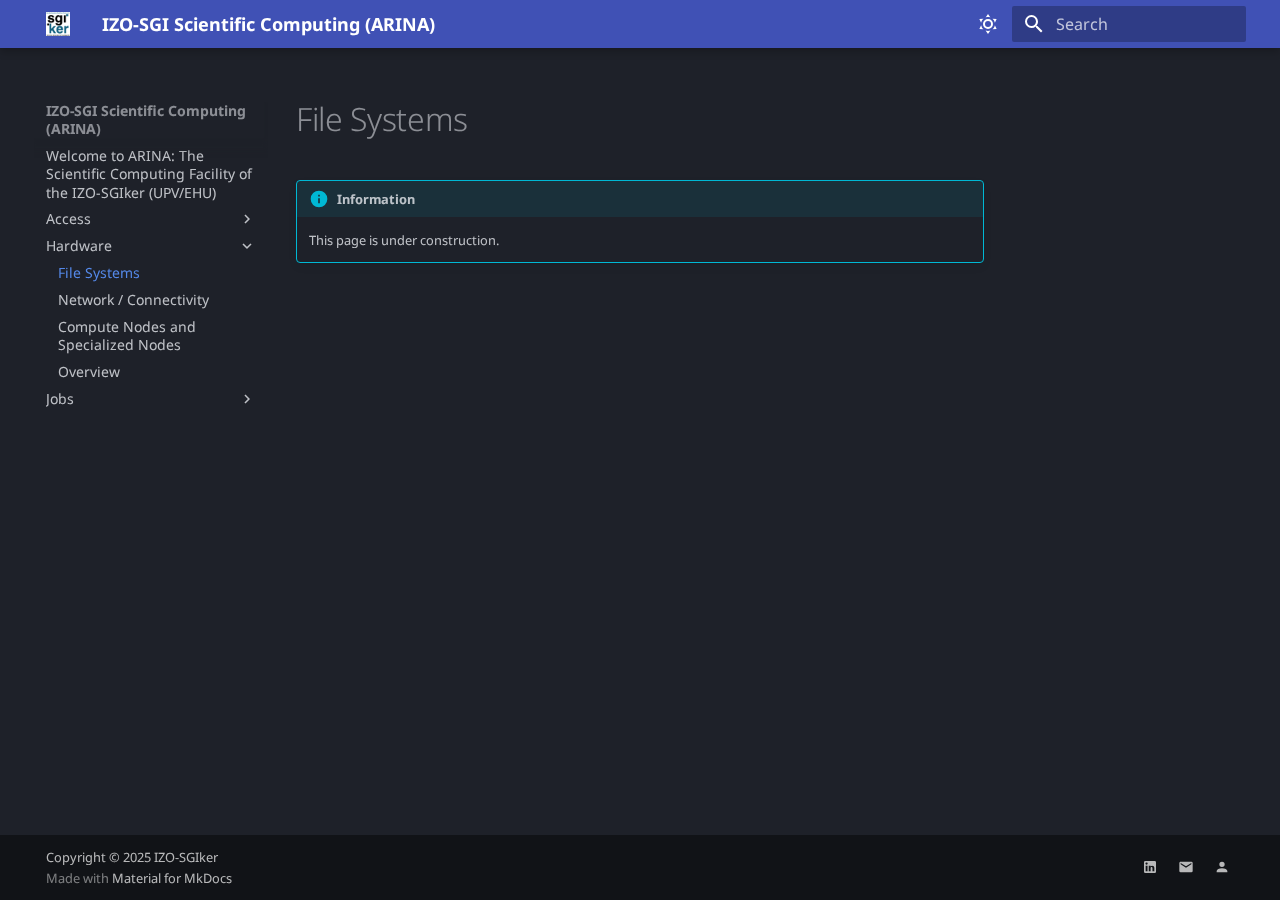
<file: Hardware/filesystems/index.html>
<!doctype html>
<html lang="en" class="no-js">
  <head>
    
      <meta charset="utf-8">
      <meta name="viewport" content="width=device-width,initial-scale=1">
      
      
      
        <link rel="canonical" href="https://izosgi.ehu.es/Hardware/filesystems/">
      
      
        <link rel="prev" href="../../Access/connect/">
      
      
        <link rel="next" href="../network/">
      
      
      <link rel="icon" href="../../img/favicon.ico">
      <meta name="generator" content="mkdocs-1.6.1, mkdocs-material-9.6.9">
    
    
      
        <title>File Systems - IZO-SGI Scientific Computing (ARINA)</title>
      
    
    
      <link rel="stylesheet" href="../../assets/stylesheets/main.4af4bdda.min.css">
      
        
        <link rel="stylesheet" href="../../assets/stylesheets/palette.06af60db.min.css">
      
      


    
    
      
    
    
      
        
        
        <link rel="preconnect" href="https://fonts.gstatic.com" crossorigin>
        <link rel="stylesheet" href="https://fonts.googleapis.com/css?family=Noto+Sans:300,300i,400,400i,700,700i%7CRed+Hat+Mono:400,400i,700,700i&display=fallback">
        <style>:root{--md-text-font:"Noto Sans";--md-code-font:"Red Hat Mono"}</style>
      
    
    
      <link rel="stylesheet" href="../../stylesheets/extra.css">
    
    <script>__md_scope=new URL("../..",location),__md_hash=e=>[...e].reduce(((e,_)=>(e<<5)-e+_.charCodeAt(0)),0),__md_get=(e,_=localStorage,t=__md_scope)=>JSON.parse(_.getItem(t.pathname+"."+e)),__md_set=(e,_,t=localStorage,a=__md_scope)=>{try{t.setItem(a.pathname+"."+e,JSON.stringify(_))}catch(e){}}</script>
    
      

    
    
    
  </head>
  
  
    
    
      
    
    
    
    
    <body dir="ltr" data-md-color-scheme="slate" data-md-color-primary="indigo" data-md-color-accent="deep-purple">
  
    
    <input class="md-toggle" data-md-toggle="drawer" type="checkbox" id="__drawer" autocomplete="off">
    <input class="md-toggle" data-md-toggle="search" type="checkbox" id="__search" autocomplete="off">
    <label class="md-overlay" for="__drawer"></label>
    <div data-md-component="skip">
      
        
        <a href="#file-systems" class="md-skip">
          Skip to content
        </a>
      
    </div>
    <div data-md-component="announce">
      
    </div>
    
    
      

  

<header class="md-header md-header--shadow" data-md-component="header">
  <nav class="md-header__inner md-grid" aria-label="Header">
    <a href="../.." title="IZO-SGI Scientific Computing (ARINA)" class="md-header__button md-logo" aria-label="IZO-SGI Scientific Computing (ARINA)" data-md-component="logo">
      
  <img src="../../img/sgiker-square.png" alt="logo">

    </a>
    <label class="md-header__button md-icon" for="__drawer">
      
      <svg xmlns="http://www.w3.org/2000/svg" viewBox="0 0 24 24"><path d="M3 6h18v2H3zm0 5h18v2H3zm0 5h18v2H3z"/></svg>
    </label>
    <div class="md-header__title" data-md-component="header-title">
      <div class="md-header__ellipsis">
        <div class="md-header__topic">
          <span class="md-ellipsis">
            IZO-SGI Scientific Computing (ARINA)
          </span>
        </div>
        <div class="md-header__topic" data-md-component="header-topic">
          <span class="md-ellipsis">
            
              File Systems
            
          </span>
        </div>
      </div>
    </div>
    
      
        <form class="md-header__option" data-md-component="palette">
  
    
    
    
    <input class="md-option" data-md-color-media="(prefers-color-scheme: light)" data-md-color-scheme="slate" data-md-color-primary="indigo" data-md-color-accent="deep-purple"  aria-label="Dark mode"  type="radio" name="__palette" id="__palette_0">
    
      <label class="md-header__button md-icon" title="Dark mode" for="__palette_1" hidden>
        <svg xmlns="http://www.w3.org/2000/svg" viewBox="0 0 24 24"><path d="M12 7a5 5 0 0 1 5 5 5 5 0 0 1-5 5 5 5 0 0 1-5-5 5 5 0 0 1 5-5m0 2a3 3 0 0 0-3 3 3 3 0 0 0 3 3 3 3 0 0 0 3-3 3 3 0 0 0-3-3m0-7 2.39 3.42C13.65 5.15 12.84 5 12 5s-1.65.15-2.39.42zM3.34 7l4.16-.35A7.2 7.2 0 0 0 5.94 8.5c-.44.74-.69 1.5-.83 2.29zm.02 10 1.76-3.77a7.131 7.131 0 0 0 2.38 4.14zM20.65 7l-1.77 3.79a7.02 7.02 0 0 0-2.38-4.15zm-.01 10-4.14.36c.59-.51 1.12-1.14 1.54-1.86.42-.73.69-1.5.83-2.29zM12 22l-2.41-3.44c.74.27 1.55.44 2.41.44.82 0 1.63-.17 2.37-.44z"/></svg>
      </label>
    
  
    
    
    
    <input class="md-option" data-md-color-media="(prefers-color-scheme: dark)" data-md-color-scheme="default" data-md-color-primary="light-blue" data-md-color-accent="purple"  aria-label="Light mode"  type="radio" name="__palette" id="__palette_1">
    
      <label class="md-header__button md-icon" title="Light mode" for="__palette_0" hidden>
        <svg xmlns="http://www.w3.org/2000/svg" viewBox="0 0 24 24"><path d="m17.75 4.09-2.53 1.94.91 3.06-2.63-1.81-2.63 1.81.91-3.06-2.53-1.94L12.44 4l1.06-3 1.06 3zm3.5 6.91-1.64 1.25.59 1.98-1.7-1.17-1.7 1.17.59-1.98L15.75 11l2.06-.05L18.5 9l.69 1.95zm-2.28 4.95c.83-.08 1.72 1.1 1.19 1.85-.32.45-.66.87-1.08 1.27C15.17 23 8.84 23 4.94 19.07c-3.91-3.9-3.91-10.24 0-14.14.4-.4.82-.76 1.27-1.08.75-.53 1.93.36 1.85 1.19-.27 2.86.69 5.83 2.89 8.02a9.96 9.96 0 0 0 8.02 2.89m-1.64 2.02a12.08 12.08 0 0 1-7.8-3.47c-2.17-2.19-3.33-5-3.49-7.82-2.81 3.14-2.7 7.96.31 10.98 3.02 3.01 7.84 3.12 10.98.31"/></svg>
      </label>
    
  
</form>
      
    
    
      <script>var palette=__md_get("__palette");if(palette&&palette.color){if("(prefers-color-scheme)"===palette.color.media){var media=matchMedia("(prefers-color-scheme: light)"),input=document.querySelector(media.matches?"[data-md-color-media='(prefers-color-scheme: light)']":"[data-md-color-media='(prefers-color-scheme: dark)']");palette.color.media=input.getAttribute("data-md-color-media"),palette.color.scheme=input.getAttribute("data-md-color-scheme"),palette.color.primary=input.getAttribute("data-md-color-primary"),palette.color.accent=input.getAttribute("data-md-color-accent")}for(var[key,value]of Object.entries(palette.color))document.body.setAttribute("data-md-color-"+key,value)}</script>
    
    
    
      <label class="md-header__button md-icon" for="__search">
        
        <svg xmlns="http://www.w3.org/2000/svg" viewBox="0 0 24 24"><path d="M9.5 3A6.5 6.5 0 0 1 16 9.5c0 1.61-.59 3.09-1.56 4.23l.27.27h.79l5 5-1.5 1.5-5-5v-.79l-.27-.27A6.52 6.52 0 0 1 9.5 16 6.5 6.5 0 0 1 3 9.5 6.5 6.5 0 0 1 9.5 3m0 2C7 5 5 7 5 9.5S7 14 9.5 14 14 12 14 9.5 12 5 9.5 5"/></svg>
      </label>
      <div class="md-search" data-md-component="search" role="dialog">
  <label class="md-search__overlay" for="__search"></label>
  <div class="md-search__inner" role="search">
    <form class="md-search__form" name="search">
      <input type="text" class="md-search__input" name="query" aria-label="Search" placeholder="Search" autocapitalize="off" autocorrect="off" autocomplete="off" spellcheck="false" data-md-component="search-query" required>
      <label class="md-search__icon md-icon" for="__search">
        
        <svg xmlns="http://www.w3.org/2000/svg" viewBox="0 0 24 24"><path d="M9.5 3A6.5 6.5 0 0 1 16 9.5c0 1.61-.59 3.09-1.56 4.23l.27.27h.79l5 5-1.5 1.5-5-5v-.79l-.27-.27A6.52 6.52 0 0 1 9.5 16 6.5 6.5 0 0 1 3 9.5 6.5 6.5 0 0 1 9.5 3m0 2C7 5 5 7 5 9.5S7 14 9.5 14 14 12 14 9.5 12 5 9.5 5"/></svg>
        
        <svg xmlns="http://www.w3.org/2000/svg" viewBox="0 0 24 24"><path d="M20 11v2H8l5.5 5.5-1.42 1.42L4.16 12l7.92-7.92L13.5 5.5 8 11z"/></svg>
      </label>
      <nav class="md-search__options" aria-label="Search">
        
        <button type="reset" class="md-search__icon md-icon" title="Clear" aria-label="Clear" tabindex="-1">
          
          <svg xmlns="http://www.w3.org/2000/svg" viewBox="0 0 24 24"><path d="M19 6.41 17.59 5 12 10.59 6.41 5 5 6.41 10.59 12 5 17.59 6.41 19 12 13.41 17.59 19 19 17.59 13.41 12z"/></svg>
        </button>
      </nav>
      
    </form>
    <div class="md-search__output">
      <div class="md-search__scrollwrap" tabindex="0" data-md-scrollfix>
        <div class="md-search-result" data-md-component="search-result">
          <div class="md-search-result__meta">
            Initializing search
          </div>
          <ol class="md-search-result__list" role="presentation"></ol>
        </div>
      </div>
    </div>
  </div>
</div>
    
    
  </nav>
  
</header>
    
    <div class="md-container" data-md-component="container">
      
      
        
          
        
      
      <main class="md-main" data-md-component="main">
        <div class="md-main__inner md-grid">
          
            
              
              <div class="md-sidebar md-sidebar--primary" data-md-component="sidebar" data-md-type="navigation" >
                <div class="md-sidebar__scrollwrap">
                  <div class="md-sidebar__inner">
                    



<nav class="md-nav md-nav--primary" aria-label="Navigation" data-md-level="0">
  <label class="md-nav__title" for="__drawer">
    <a href="../.." title="IZO-SGI Scientific Computing (ARINA)" class="md-nav__button md-logo" aria-label="IZO-SGI Scientific Computing (ARINA)" data-md-component="logo">
      
  <img src="../../img/sgiker-square.png" alt="logo">

    </a>
    IZO-SGI Scientific Computing (ARINA)
  </label>
  
  <ul class="md-nav__list" data-md-scrollfix>
    
      
      
  
  
  
  
    <li class="md-nav__item">
      <a href="../.." class="md-nav__link">
        
  
  <span class="md-ellipsis">
    Welcome to ARINA: The Scientific Computing Facility of the IZO-SGIker (UPV/EHU)
    
  </span>
  

      </a>
    </li>
  

    
      
      
  
  
  
  
    
    
    
    
    <li class="md-nav__item md-nav__item--nested">
      
        
        
        <input class="md-nav__toggle md-toggle " type="checkbox" id="__nav_2" >
        
          
          <label class="md-nav__link" for="__nav_2" id="__nav_2_label" tabindex="0">
            
  
  <span class="md-ellipsis">
    Access
    
  </span>
  

            <span class="md-nav__icon md-icon"></span>
          </label>
        
        <nav class="md-nav" data-md-level="1" aria-labelledby="__nav_2_label" aria-expanded="false">
          <label class="md-nav__title" for="__nav_2">
            <span class="md-nav__icon md-icon"></span>
            Access
          </label>
          <ul class="md-nav__list" data-md-scrollfix>
            
              
                
  
  
  
  
    <li class="md-nav__item">
      <a href="../../Access/account/" class="md-nav__link">
        
  
  <span class="md-ellipsis">
    ARINA accounts
    
  </span>
  

      </a>
    </li>
  

              
            
              
                
  
  
  
  
    <li class="md-nav__item">
      <a href="../../Access/connect/" class="md-nav__link">
        
  
  <span class="md-ellipsis">
    Connection
    
  </span>
  

      </a>
    </li>
  

              
            
          </ul>
        </nav>
      
    </li>
  

    
      
      
  
  
    
  
  
  
    
    
    
    
    <li class="md-nav__item md-nav__item--active md-nav__item--nested">
      
        
        
        <input class="md-nav__toggle md-toggle " type="checkbox" id="__nav_3" checked>
        
          
          <label class="md-nav__link" for="__nav_3" id="__nav_3_label" tabindex="0">
            
  
  <span class="md-ellipsis">
    Hardware
    
  </span>
  

            <span class="md-nav__icon md-icon"></span>
          </label>
        
        <nav class="md-nav" data-md-level="1" aria-labelledby="__nav_3_label" aria-expanded="true">
          <label class="md-nav__title" for="__nav_3">
            <span class="md-nav__icon md-icon"></span>
            Hardware
          </label>
          <ul class="md-nav__list" data-md-scrollfix>
            
              
                
  
  
    
  
  
  
    <li class="md-nav__item md-nav__item--active">
      
      <input class="md-nav__toggle md-toggle" type="checkbox" id="__toc">
      
      
        
      
      
      <a href="./" class="md-nav__link md-nav__link--active">
        
  
  <span class="md-ellipsis">
    File Systems
    
  </span>
  

      </a>
      
    </li>
  

              
            
              
                
  
  
  
  
    <li class="md-nav__item">
      <a href="../network/" class="md-nav__link">
        
  
  <span class="md-ellipsis">
    Network / Connectivity
    
  </span>
  

      </a>
    </li>
  

              
            
              
                
  
  
  
  
    <li class="md-nav__item">
      <a href="../nodes/" class="md-nav__link">
        
  
  <span class="md-ellipsis">
    Compute Nodes and Specialized Nodes
    
  </span>
  

      </a>
    </li>
  

              
            
              
                
  
  
  
  
    <li class="md-nav__item">
      <a href="../resources/" class="md-nav__link">
        
  
  <span class="md-ellipsis">
    Overview
    
  </span>
  

      </a>
    </li>
  

              
            
          </ul>
        </nav>
      
    </li>
  

    
      
      
  
  
  
  
    
    
    
    
    <li class="md-nav__item md-nav__item--nested">
      
        
        
        <input class="md-nav__toggle md-toggle " type="checkbox" id="__nav_4" >
        
          
          <label class="md-nav__link" for="__nav_4" id="__nav_4_label" tabindex="0">
            
  
  <span class="md-ellipsis">
    Jobs
    
  </span>
  

            <span class="md-nav__icon md-icon"></span>
          </label>
        
        <nav class="md-nav" data-md-level="1" aria-labelledby="__nav_4_label" aria-expanded="false">
          <label class="md-nav__title" for="__nav_4">
            <span class="md-nav__icon md-icon"></span>
            Jobs
          </label>
          <ul class="md-nav__list" data-md-scrollfix>
            
              
                
  
  
  
  
    <li class="md-nav__item">
      <a href="../../Jobs/modules/" class="md-nav__link">
        
  
  <span class="md-ellipsis">
    Software manager: Modules
    
  </span>
  

      </a>
    </li>
  

              
            
          </ul>
        </nav>
      
    </li>
  

    
  </ul>
</nav>
                  </div>
                </div>
              </div>
            
            
              
              <div class="md-sidebar md-sidebar--secondary" data-md-component="sidebar" data-md-type="toc" >
                <div class="md-sidebar__scrollwrap">
                  <div class="md-sidebar__inner">
                    

<nav class="md-nav md-nav--secondary" aria-label="Table of contents">
  
  
  
    
  
  
</nav>
                  </div>
                </div>
              </div>
            
          
          
            <div class="md-content" data-md-component="content">
              <article class="md-content__inner md-typeset">
                
                  



<h1 id="file-systems">File Systems</h1>
<div class="admonition info">
<p class="admonition-title"> Information</p>
<p>This page is under construction.</p>
</div>












                
              </article>
            </div>
          
          
<script>var target=document.getElementById(location.hash.slice(1));target&&target.name&&(target.checked=target.name.startsWith("__tabbed_"))</script>
        </div>
        
      </main>
      
        <footer class="md-footer">
  
  <div class="md-footer-meta md-typeset">
    <div class="md-footer-meta__inner md-grid">
      <div class="md-copyright">
  
    <div class="md-copyright__highlight">
      Copyright &copy; 2025 IZO-SGIker
    </div>
  
  
    Made with
    <a href="https://squidfunk.github.io/mkdocs-material/" target="_blank" rel="noopener">
      Material for MkDocs
    </a>
  
</div>
      
        <div class="md-social">
  
    
    
    
    
      
      
    
    <a href="https://linkedin.com/in/" target="_blank" rel="noopener" title="linkedin.com" class="md-social__link">
      <svg xmlns="http://www.w3.org/2000/svg" viewBox="0 0 24 24"><path d="M19 3a2 2 0 0 1 2 2v14a2 2 0 0 1-2 2H5a2 2 0 0 1-2-2V5a2 2 0 0 1 2-2zm-.5 15.5v-5.3a3.26 3.26 0 0 0-3.26-3.26c-.85 0-1.84.52-2.32 1.3v-1.11h-2.79v8.37h2.79v-4.93c0-.77.62-1.4 1.39-1.4a1.4 1.4 0 0 1 1.4 1.4v4.93zM6.88 8.56a1.68 1.68 0 0 0 1.68-1.68c0-.93-.75-1.69-1.68-1.69a1.69 1.69 0 0 0-1.69 1.69c0 .93.76 1.68 1.69 1.68m1.39 9.94v-8.37H5.5v8.37z"/></svg>
    </a>
  
    
    
    
    
    <a href="" target="_blank" rel="noopener" title="" class="md-social__link">
      <svg xmlns="http://www.w3.org/2000/svg" viewBox="0 0 24 24"><path d="m20 8-8 5-8-5V6l8 5 8-5m0-2H4c-1.11 0-2 .89-2 2v12a2 2 0 0 0 2 2h16a2 2 0 0 0 2-2V6a2 2 0 0 0-2-2"/></svg>
    </a>
  
    
    
    
    
      
      
    
    <a href="http://www.ehu.eus/sgi/CUENTA" target="_blank" rel="noopener" title="www.ehu.eus" class="md-social__link">
      <svg xmlns="http://www.w3.org/2000/svg" viewBox="0 0 24 24"><path d="M12 4a4 4 0 0 1 4 4 4 4 0 0 1-4 4 4 4 0 0 1-4-4 4 4 0 0 1 4-4m0 10c4.42 0 8 1.79 8 4v2H4v-2c0-2.21 3.58-4 8-4"/></svg>
    </a>
  
</div>
      
    </div>
  </div>
</footer>
      
    </div>
    <div class="md-dialog" data-md-component="dialog">
      <div class="md-dialog__inner md-typeset"></div>
    </div>
    
    
    <script id="__config" type="application/json">{"base": "../..", "features": [], "search": "../../assets/javascripts/workers/search.f8cc74c7.min.js", "translations": {"clipboard.copied": "Copied to clipboard", "clipboard.copy": "Copy to clipboard", "search.result.more.one": "1 more on this page", "search.result.more.other": "# more on this page", "search.result.none": "No matching documents", "search.result.one": "1 matching document", "search.result.other": "# matching documents", "search.result.placeholder": "Type to start searching", "search.result.term.missing": "Missing", "select.version": "Select version"}}</script>
    
    
      <script src="../../assets/javascripts/bundle.c8b220af.min.js"></script>
      
    
  </body>
</html>
</file>
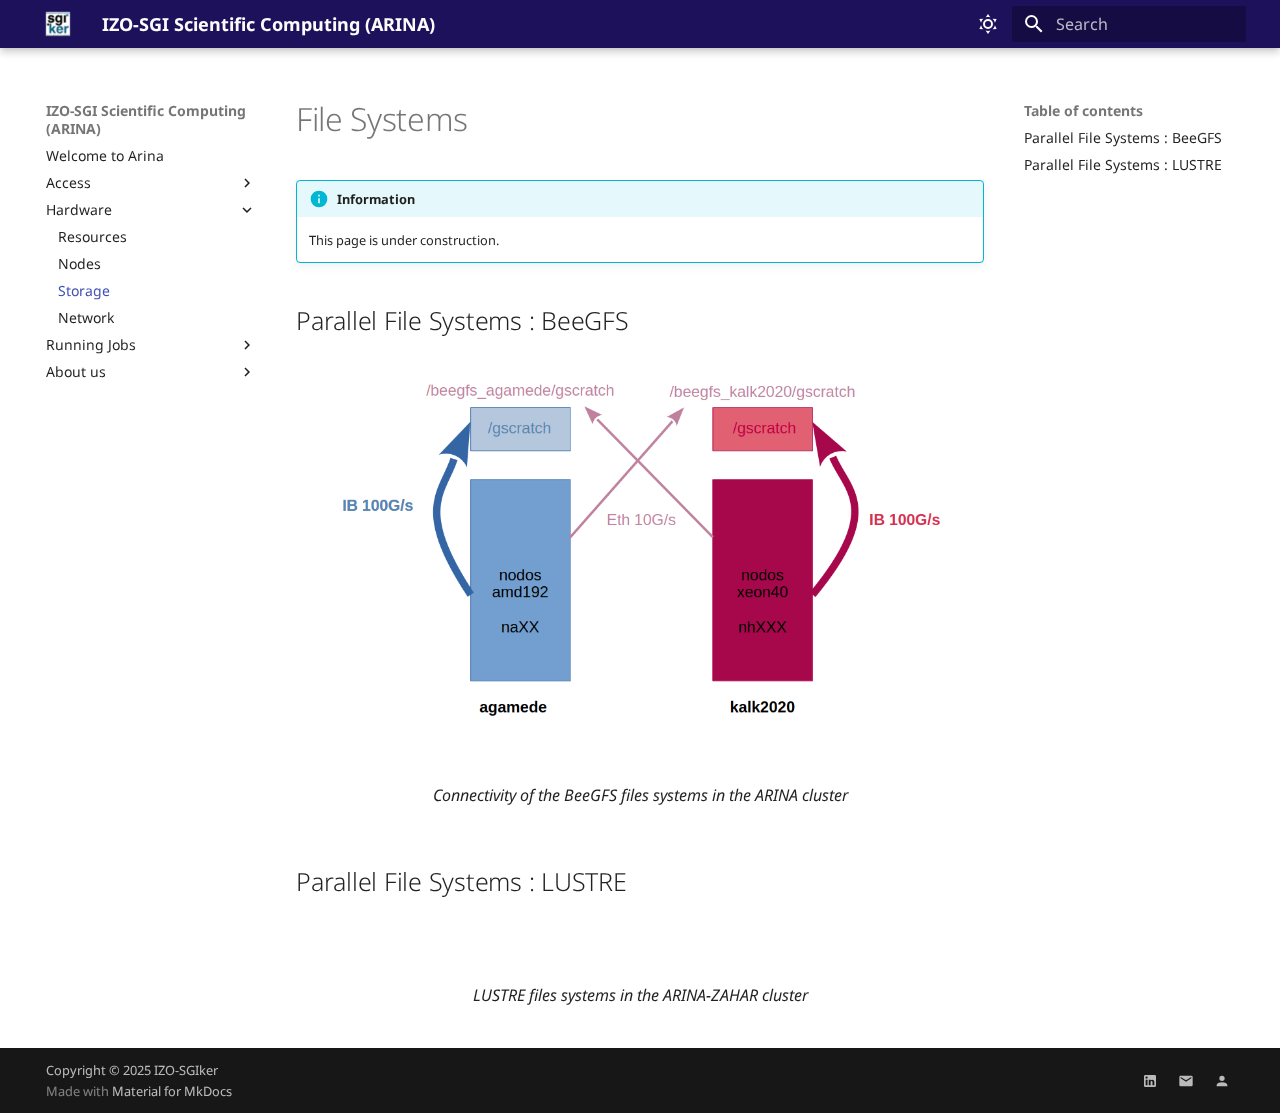
<file: hardware/filesystems/index.html>
<!doctype html>
<html lang="en" class="no-js">
  <head>
    
      <meta charset="utf-8">
      <meta name="viewport" content="width=device-width,initial-scale=1">
      
      
      
        <link rel="canonical" href="https://scc.ehu.eus/hardware/filesystems/">
      
      
        <link rel="prev" href="../nodes/">
      
      
        <link rel="next" href="../network/">
      
      
      <link rel="icon" href="../../img/favicon.ico">
      <meta name="generator" content="mkdocs-1.6.1, mkdocs-material-9.6.23">
    
    
      
        <title>Storage - IZO-SGI Scientific Computing (ARINA)</title>
      
    
    
      <link rel="stylesheet" href="../../assets/stylesheets/main.84d31ad4.min.css">
      
        
        <link rel="stylesheet" href="../../assets/stylesheets/palette.06af60db.min.css">
      
      


    
    
      
    
    
      
        
        
        <link rel="preconnect" href="https://fonts.gstatic.com" crossorigin>
        <link rel="stylesheet" href="https://fonts.googleapis.com/css?family=Noto+Sans:300,300i,400,400i,700,700i%7CRed+Hat+Mono:400,400i,700,700i&display=fallback">
        <style>:root{--md-text-font:"Noto Sans";--md-code-font:"Red Hat Mono"}</style>
      
    
    
      <link rel="stylesheet" href="../../stylesheets/extra.css">
    
    <script>__md_scope=new URL("../..",location),__md_hash=e=>[...e].reduce(((e,_)=>(e<<5)-e+_.charCodeAt(0)),0),__md_get=(e,_=localStorage,t=__md_scope)=>JSON.parse(_.getItem(t.pathname+"."+e)),__md_set=(e,_,t=localStorage,a=__md_scope)=>{try{t.setItem(a.pathname+"."+e,JSON.stringify(_))}catch(e){}}</script>
    
      

    
    
    
  </head>
  
  
    
    
      
    
    
    
    
    <body dir="ltr" data-md-color-scheme="izosgi-dark" data-md-color-primary="indigo" data-md-color-accent="indigo">
  
    
    <input class="md-toggle" data-md-toggle="drawer" type="checkbox" id="__drawer" autocomplete="off">
    <input class="md-toggle" data-md-toggle="search" type="checkbox" id="__search" autocomplete="off">
    <label class="md-overlay" for="__drawer"></label>
    <div data-md-component="skip">
      
        
        <a href="#file-systems" class="md-skip">
          Skip to content
        </a>
      
    </div>
    <div data-md-component="announce">
      
    </div>
    
    
      

  

<header class="md-header md-header--shadow" data-md-component="header">
  <nav class="md-header__inner md-grid" aria-label="Header">
    <a href="../.." title="IZO-SGI Scientific Computing (ARINA)" class="md-header__button md-logo" aria-label="IZO-SGI Scientific Computing (ARINA)" data-md-component="logo">
      
  <img src="../../img/sgiker-square.png" alt="logo">

    </a>
    <label class="md-header__button md-icon" for="__drawer">
      
      <svg xmlns="http://www.w3.org/2000/svg" viewBox="0 0 24 24"><path d="M3 6h18v2H3zm0 5h18v2H3zm0 5h18v2H3z"/></svg>
    </label>
    <div class="md-header__title" data-md-component="header-title">
      <div class="md-header__ellipsis">
        <div class="md-header__topic">
          <span class="md-ellipsis">
            IZO-SGI Scientific Computing (ARINA)
          </span>
        </div>
        <div class="md-header__topic" data-md-component="header-topic">
          <span class="md-ellipsis">
            
              Storage
            
          </span>
        </div>
      </div>
    </div>
    
      
        <form class="md-header__option" data-md-component="palette">
  
    
    
    
    <input class="md-option" data-md-color-media="" data-md-color-scheme="izosgi-dark" data-md-color-primary="indigo" data-md-color-accent="indigo"  aria-label="Light mode"  type="radio" name="__palette" id="__palette_0">
    
      <label class="md-header__button md-icon" title="Light mode" for="__palette_1" hidden>
        <svg xmlns="http://www.w3.org/2000/svg" viewBox="0 0 24 24"><path d="M12 7a5 5 0 0 1 5 5 5 5 0 0 1-5 5 5 5 0 0 1-5-5 5 5 0 0 1 5-5m0 2a3 3 0 0 0-3 3 3 3 0 0 0 3 3 3 3 0 0 0 3-3 3 3 0 0 0-3-3m0-7 2.39 3.42C13.65 5.15 12.84 5 12 5s-1.65.15-2.39.42zM3.34 7l4.16-.35A7.2 7.2 0 0 0 5.94 8.5c-.44.74-.69 1.5-.83 2.29zm.02 10 1.76-3.77a7.131 7.131 0 0 0 2.38 4.14zM20.65 7l-1.77 3.79a7.02 7.02 0 0 0-2.38-4.15zm-.01 10-4.14.36c.59-.51 1.12-1.14 1.54-1.86.42-.73.69-1.5.83-2.29zM12 22l-2.41-3.44c.74.27 1.55.44 2.41.44.82 0 1.63-.17 2.37-.44z"/></svg>
      </label>
    
  
    
    
    
    <input class="md-option" data-md-color-media="" data-md-color-scheme="izosgi-light" data-md-color-primary="indigo" data-md-color-accent="indigo"  aria-label="Dark mode"  type="radio" name="__palette" id="__palette_1">
    
      <label class="md-header__button md-icon" title="Dark mode" for="__palette_0" hidden>
        <svg xmlns="http://www.w3.org/2000/svg" viewBox="0 0 24 24"><path d="m17.75 4.09-2.53 1.94.91 3.06-2.63-1.81-2.63 1.81.91-3.06-2.53-1.94L12.44 4l1.06-3 1.06 3zm3.5 6.91-1.64 1.25.59 1.98-1.7-1.17-1.7 1.17.59-1.98L15.75 11l2.06-.05L18.5 9l.69 1.95zm-2.28 4.95c.83-.08 1.72 1.1 1.19 1.85-.32.45-.66.87-1.08 1.27C15.17 23 8.84 23 4.94 19.07c-3.91-3.9-3.91-10.24 0-14.14.4-.4.82-.76 1.27-1.08.75-.53 1.93.36 1.85 1.19-.27 2.86.69 5.83 2.89 8.02a9.96 9.96 0 0 0 8.02 2.89m-1.64 2.02a12.08 12.08 0 0 1-7.8-3.47c-2.17-2.19-3.33-5-3.49-7.82-2.81 3.14-2.7 7.96.31 10.98 3.02 3.01 7.84 3.12 10.98.31"/></svg>
      </label>
    
  
</form>
      
    
    
      <script>var palette=__md_get("__palette");if(palette&&palette.color){if("(prefers-color-scheme)"===palette.color.media){var media=matchMedia("(prefers-color-scheme: light)"),input=document.querySelector(media.matches?"[data-md-color-media='(prefers-color-scheme: light)']":"[data-md-color-media='(prefers-color-scheme: dark)']");palette.color.media=input.getAttribute("data-md-color-media"),palette.color.scheme=input.getAttribute("data-md-color-scheme"),palette.color.primary=input.getAttribute("data-md-color-primary"),palette.color.accent=input.getAttribute("data-md-color-accent")}for(var[key,value]of Object.entries(palette.color))document.body.setAttribute("data-md-color-"+key,value)}</script>
    
    
    
      
      
        <label class="md-header__button md-icon" for="__search">
          
          <svg xmlns="http://www.w3.org/2000/svg" viewBox="0 0 24 24"><path d="M9.5 3A6.5 6.5 0 0 1 16 9.5c0 1.61-.59 3.09-1.56 4.23l.27.27h.79l5 5-1.5 1.5-5-5v-.79l-.27-.27A6.52 6.52 0 0 1 9.5 16 6.5 6.5 0 0 1 3 9.5 6.5 6.5 0 0 1 9.5 3m0 2C7 5 5 7 5 9.5S7 14 9.5 14 14 12 14 9.5 12 5 9.5 5"/></svg>
        </label>
        <div class="md-search" data-md-component="search" role="dialog">
  <label class="md-search__overlay" for="__search"></label>
  <div class="md-search__inner" role="search">
    <form class="md-search__form" name="search">
      <input type="text" class="md-search__input" name="query" aria-label="Search" placeholder="Search" autocapitalize="off" autocorrect="off" autocomplete="off" spellcheck="false" data-md-component="search-query" required>
      <label class="md-search__icon md-icon" for="__search">
        
        <svg xmlns="http://www.w3.org/2000/svg" viewBox="0 0 24 24"><path d="M9.5 3A6.5 6.5 0 0 1 16 9.5c0 1.61-.59 3.09-1.56 4.23l.27.27h.79l5 5-1.5 1.5-5-5v-.79l-.27-.27A6.52 6.52 0 0 1 9.5 16 6.5 6.5 0 0 1 3 9.5 6.5 6.5 0 0 1 9.5 3m0 2C7 5 5 7 5 9.5S7 14 9.5 14 14 12 14 9.5 12 5 9.5 5"/></svg>
        
        <svg xmlns="http://www.w3.org/2000/svg" viewBox="0 0 24 24"><path d="M20 11v2H8l5.5 5.5-1.42 1.42L4.16 12l7.92-7.92L13.5 5.5 8 11z"/></svg>
      </label>
      <nav class="md-search__options" aria-label="Search">
        
        <button type="reset" class="md-search__icon md-icon" title="Clear" aria-label="Clear" tabindex="-1">
          
          <svg xmlns="http://www.w3.org/2000/svg" viewBox="0 0 24 24"><path d="M19 6.41 17.59 5 12 10.59 6.41 5 5 6.41 10.59 12 5 17.59 6.41 19 12 13.41 17.59 19 19 17.59 13.41 12z"/></svg>
        </button>
      </nav>
      
    </form>
    <div class="md-search__output">
      <div class="md-search__scrollwrap" tabindex="0" data-md-scrollfix>
        <div class="md-search-result" data-md-component="search-result">
          <div class="md-search-result__meta">
            Initializing search
          </div>
          <ol class="md-search-result__list" role="presentation"></ol>
        </div>
      </div>
    </div>
  </div>
</div>
      
    
    
  </nav>
  
</header>
    
    <div class="md-container" data-md-component="container">
      
      
        
          
        
      
      <main class="md-main" data-md-component="main">
        <div class="md-main__inner md-grid">
          
            
              
              <div class="md-sidebar md-sidebar--primary" data-md-component="sidebar" data-md-type="navigation" >
                <div class="md-sidebar__scrollwrap">
                  <div class="md-sidebar__inner">
                    



<nav class="md-nav md-nav--primary" aria-label="Navigation" data-md-level="0">
  <label class="md-nav__title" for="__drawer">
    <a href="../.." title="IZO-SGI Scientific Computing (ARINA)" class="md-nav__button md-logo" aria-label="IZO-SGI Scientific Computing (ARINA)" data-md-component="logo">
      
  <img src="../../img/sgiker-square.png" alt="logo">

    </a>
    IZO-SGI Scientific Computing (ARINA)
  </label>
  
  <ul class="md-nav__list" data-md-scrollfix>
    
      
      
  
  
  
  
    <li class="md-nav__item">
      <a href="../.." class="md-nav__link">
        
  
  
  <span class="md-ellipsis">
    Welcome to Arina
    
  </span>
  

      </a>
    </li>
  

    
      
      
  
  
  
  
    
    
    
    
    
    <li class="md-nav__item md-nav__item--nested">
      
        
        
        <input class="md-nav__toggle md-toggle " type="checkbox" id="__nav_2" >
        
          
          <label class="md-nav__link" for="__nav_2" id="__nav_2_label" tabindex="0">
            
  
  
  <span class="md-ellipsis">
    Access
    
  </span>
  

            <span class="md-nav__icon md-icon"></span>
          </label>
        
        <nav class="md-nav" data-md-level="1" aria-labelledby="__nav_2_label" aria-expanded="false">
          <label class="md-nav__title" for="__nav_2">
            <span class="md-nav__icon md-icon"></span>
            Access
          </label>
          <ul class="md-nav__list" data-md-scrollfix>
            
              
                
  
  
  
  
    <li class="md-nav__item">
      <a href="../../access/account/" class="md-nav__link">
        
  
  
  <span class="md-ellipsis">
    Get an Account
    
  </span>
  

      </a>
    </li>
  

              
            
              
                
  
  
  
  
    <li class="md-nav__item">
      <a href="../../access/connect/" class="md-nav__link">
        
  
  
  <span class="md-ellipsis">
    How to connect
    
  </span>
  

      </a>
    </li>
  

              
            
          </ul>
        </nav>
      
    </li>
  

    
      
      
  
  
    
  
  
  
    
    
    
    
    
    <li class="md-nav__item md-nav__item--active md-nav__item--nested">
      
        
        
        <input class="md-nav__toggle md-toggle " type="checkbox" id="__nav_3" checked>
        
          
          <label class="md-nav__link" for="__nav_3" id="__nav_3_label" tabindex="0">
            
  
  
  <span class="md-ellipsis">
    Hardware
    
  </span>
  

            <span class="md-nav__icon md-icon"></span>
          </label>
        
        <nav class="md-nav" data-md-level="1" aria-labelledby="__nav_3_label" aria-expanded="true">
          <label class="md-nav__title" for="__nav_3">
            <span class="md-nav__icon md-icon"></span>
            Hardware
          </label>
          <ul class="md-nav__list" data-md-scrollfix>
            
              
                
  
  
  
  
    <li class="md-nav__item">
      <a href="../resources/" class="md-nav__link">
        
  
  
  <span class="md-ellipsis">
    Resources
    
  </span>
  

      </a>
    </li>
  

              
            
              
                
  
  
  
  
    <li class="md-nav__item">
      <a href="../nodes/" class="md-nav__link">
        
  
  
  <span class="md-ellipsis">
    Nodes
    
  </span>
  

      </a>
    </li>
  

              
            
              
                
  
  
    
  
  
  
    <li class="md-nav__item md-nav__item--active">
      
      <input class="md-nav__toggle md-toggle" type="checkbox" id="__toc">
      
      
        
      
      
        <label class="md-nav__link md-nav__link--active" for="__toc">
          
  
  
  <span class="md-ellipsis">
    Storage
    
  </span>
  

          <span class="md-nav__icon md-icon"></span>
        </label>
      
      <a href="./" class="md-nav__link md-nav__link--active">
        
  
  
  <span class="md-ellipsis">
    Storage
    
  </span>
  

      </a>
      
        

<nav class="md-nav md-nav--secondary" aria-label="Table of contents">
  
  
  
    
  
  
    <label class="md-nav__title" for="__toc">
      <span class="md-nav__icon md-icon"></span>
      Table of contents
    </label>
    <ul class="md-nav__list" data-md-component="toc" data-md-scrollfix>
      
        <li class="md-nav__item">
  <a href="#parallel-file-systems-beegfs" class="md-nav__link">
    <span class="md-ellipsis">
      Parallel File Systems : BeeGFS
    </span>
  </a>
  
</li>
      
        <li class="md-nav__item">
  <a href="#parallel-file-systems-lustre" class="md-nav__link">
    <span class="md-ellipsis">
      Parallel File Systems : LUSTRE
    </span>
  </a>
  
</li>
      
    </ul>
  
</nav>
      
    </li>
  

              
            
              
                
  
  
  
  
    <li class="md-nav__item">
      <a href="../network/" class="md-nav__link">
        
  
  
  <span class="md-ellipsis">
    Network
    
  </span>
  

      </a>
    </li>
  

              
            
          </ul>
        </nav>
      
    </li>
  

    
      
      
  
  
  
  
    
    
    
    
    
    <li class="md-nav__item md-nav__item--nested">
      
        
        
        <input class="md-nav__toggle md-toggle " type="checkbox" id="__nav_4" >
        
          
          <label class="md-nav__link" for="__nav_4" id="__nav_4_label" tabindex="0">
            
  
  
  <span class="md-ellipsis">
    Running Jobs
    
  </span>
  

            <span class="md-nav__icon md-icon"></span>
          </label>
        
        <nav class="md-nav" data-md-level="1" aria-labelledby="__nav_4_label" aria-expanded="false">
          <label class="md-nav__title" for="__nav_4">
            <span class="md-nav__icon md-icon"></span>
            Running Jobs
          </label>
          <ul class="md-nav__list" data-md-scrollfix>
            
              
                
  
  
  
  
    <li class="md-nav__item">
      <a href="../../jobs/modules/" class="md-nav__link">
        
  
  
  <span class="md-ellipsis">
    Modules
    
  </span>
  

      </a>
    </li>
  

              
            
              
                
  
  
  
  
    <li class="md-nav__item">
      <a href="../../jobs/slurm/" class="md-nav__link">
        
  
  
  <span class="md-ellipsis">
    Submitting jobs
    
  </span>
  

      </a>
    </li>
  

              
            
              
                
  
  
  
  
    <li class="md-nav__item">
      <a href="../../jobs/batch_scripts/" class="md-nav__link">
        
  
  
  <span class="md-ellipsis">
    Batch scripts
    
  </span>
  

      </a>
    </li>
  

              
            
              
                
  
  
  
  
    <li class="md-nav__item">
      <a href="../../jobs/interactive/" class="md-nav__link">
        
  
  
  <span class="md-ellipsis">
    Interactive sessions
    
  </span>
  

      </a>
    </li>
  

              
            
          </ul>
        </nav>
      
    </li>
  

    
      
      
  
  
  
  
    
    
    
    
    
    <li class="md-nav__item md-nav__item--nested">
      
        
        
        <input class="md-nav__toggle md-toggle " type="checkbox" id="__nav_5" >
        
          
          <label class="md-nav__link" for="__nav_5" id="__nav_5_label" tabindex="0">
            
  
  
  <span class="md-ellipsis">
    About us
    
  </span>
  

            <span class="md-nav__icon md-icon"></span>
          </label>
        
        <nav class="md-nav" data-md-level="1" aria-labelledby="__nav_5_label" aria-expanded="false">
          <label class="md-nav__title" for="__nav_5">
            <span class="md-nav__icon md-icon"></span>
            About us
          </label>
          <ul class="md-nav__list" data-md-scrollfix>
            
              
                
  
  
  
  
    <li class="md-nav__item">
      <a href="../../contact/about/" class="md-nav__link">
        
  
  
  <span class="md-ellipsis">
    ARINA Team
    
  </span>
  

      </a>
    </li>
  

              
            
              
                
  
  
  
  
    <li class="md-nav__item">
      <a href="../../contact/contact/" class="md-nav__link">
        
  
  
  <span class="md-ellipsis">
    Contact
    
  </span>
  

      </a>
    </li>
  

              
            
          </ul>
        </nav>
      
    </li>
  

    
  </ul>
</nav>
                  </div>
                </div>
              </div>
            
            
              
              <div class="md-sidebar md-sidebar--secondary" data-md-component="sidebar" data-md-type="toc" >
                <div class="md-sidebar__scrollwrap">
                  <div class="md-sidebar__inner">
                    

<nav class="md-nav md-nav--secondary" aria-label="Table of contents">
  
  
  
    
  
  
    <label class="md-nav__title" for="__toc">
      <span class="md-nav__icon md-icon"></span>
      Table of contents
    </label>
    <ul class="md-nav__list" data-md-component="toc" data-md-scrollfix>
      
        <li class="md-nav__item">
  <a href="#parallel-file-systems-beegfs" class="md-nav__link">
    <span class="md-ellipsis">
      Parallel File Systems : BeeGFS
    </span>
  </a>
  
</li>
      
        <li class="md-nav__item">
  <a href="#parallel-file-systems-lustre" class="md-nav__link">
    <span class="md-ellipsis">
      Parallel File Systems : LUSTRE
    </span>
  </a>
  
</li>
      
    </ul>
  
</nav>
                  </div>
                </div>
              </div>
            
          
          
            <div class="md-content" data-md-component="content">
              <article class="md-content__inner md-typeset">
                
                  



<h1 id="file-systems">File Systems</h1>
<div class="admonition info">
<p class="admonition-title"> Information</p>
<p>This page is under construction.</p>
</div>
<h2 id="parallel-file-systems-beegfs">Parallel File Systems : BeeGFS</h2>
<figure>

<!--  ![BeeGFS](/img/ParallelFileSystems_BeeGFS.webp) \{ width="1200" }  -->


  <img alt="BeeGFS" src="/img/ParallelFileSystems_BeeGFS.webp" /> 
<br />
<figcaption>Connectivity of the BeeGFS files systems in the ARINA cluster</figcaption>
</figure>
<h2 id="parallel-file-systems-lustre">Parallel File Systems : LUSTRE</h2>
<figure>
<br />
<!-- ![LUSTRE](/img/arina_beefs_connections.png){ width="300" } -->


<br />
<figcaption>LUSTRE files systems in the ARINA-ZAHAR cluster</figcaption>
</figure>












                
              </article>
            </div>
          
          
<script>var target=document.getElementById(location.hash.slice(1));target&&target.name&&(target.checked=target.name.startsWith("__tabbed_"))</script>
        </div>
        
      </main>
      
        <footer class="md-footer">
  
  <div class="md-footer-meta md-typeset">
    <div class="md-footer-meta__inner md-grid">
      <div class="md-copyright">
  
    <div class="md-copyright__highlight">
      Copyright &copy; 2025 IZO-SGIker
    </div>
  
  
    Made with
    <a href="https://squidfunk.github.io/mkdocs-material/" target="_blank" rel="noopener">
      Material for MkDocs
    </a>
  
</div>
      
        
<div class="md-social">
  
    
    
    
    
      
      
    
    <a href="https://linkedin.com/in/joaquim-jornet-somoza-61a7a5b4" target="_blank" rel="noopener" title="linkedin.com" class="md-social__link">
      <svg xmlns="http://www.w3.org/2000/svg" viewBox="0 0 24 24"><path d="M19 3a2 2 0 0 1 2 2v14a2 2 0 0 1-2 2H5a2 2 0 0 1-2-2V5a2 2 0 0 1 2-2zm-.5 15.5v-5.3a3.26 3.26 0 0 0-3.26-3.26c-.85 0-1.84.52-2.32 1.3v-1.11h-2.79v8.37h2.79v-4.93c0-.77.62-1.4 1.39-1.4a1.4 1.4 0 0 1 1.4 1.4v4.93zM6.88 8.56a1.68 1.68 0 0 0 1.68-1.68c0-.93-.75-1.69-1.68-1.69a1.69 1.69 0 0 0-1.69 1.69c0 .93.76 1.68 1.69 1.68m1.39 9.94v-8.37H5.5v8.37z"/></svg>
    </a>
  
    
    
    
    
    <a href="/contact/contact" target="_blank" rel="noopener" title="" class="md-social__link">
      <svg xmlns="http://www.w3.org/2000/svg" viewBox="0 0 24 24"><path d="m20 8-8 5-8-5V6l8 5 8-5m0-2H4c-1.11 0-2 .89-2 2v12a2 2 0 0 0 2 2h16a2 2 0 0 0 2-2V6a2 2 0 0 0-2-2"/></svg>
    </a>
  
    
    
    
    
      
      
    
    <a href="http://www.ehu.eus/sgi/CUENTA" target="_blank" rel="noopener" title="www.ehu.eus" class="md-social__link">
      <svg xmlns="http://www.w3.org/2000/svg" viewBox="0 0 24 24"><path d="M12 4a4 4 0 0 1 4 4 4 4 0 0 1-4 4 4 4 0 0 1-4-4 4 4 0 0 1 4-4m0 10c4.42 0 8 1.79 8 4v2H4v-2c0-2.21 3.58-4 8-4"/></svg>
    </a>
  
</div>
      
    </div>
  </div>
</footer>
      
    </div>
    <div class="md-dialog" data-md-component="dialog">
      <div class="md-dialog__inner md-typeset"></div>
    </div>
    
    
    
      
      <script id="__config" type="application/json">{"base": "../..", "features": [], "search": "../../assets/javascripts/workers/search.973d3a69.min.js", "tags": null, "translations": {"clipboard.copied": "Copied to clipboard", "clipboard.copy": "Copy to clipboard", "search.result.more.one": "1 more on this page", "search.result.more.other": "# more on this page", "search.result.none": "No matching documents", "search.result.one": "1 matching document", "search.result.other": "# matching documents", "search.result.placeholder": "Type to start searching", "search.result.term.missing": "Missing", "select.version": "Select version"}, "version": null}</script>
    
    
      <script src="../../assets/javascripts/bundle.f55a23d4.min.js"></script>
      
    
  </body>
</html>
</file>
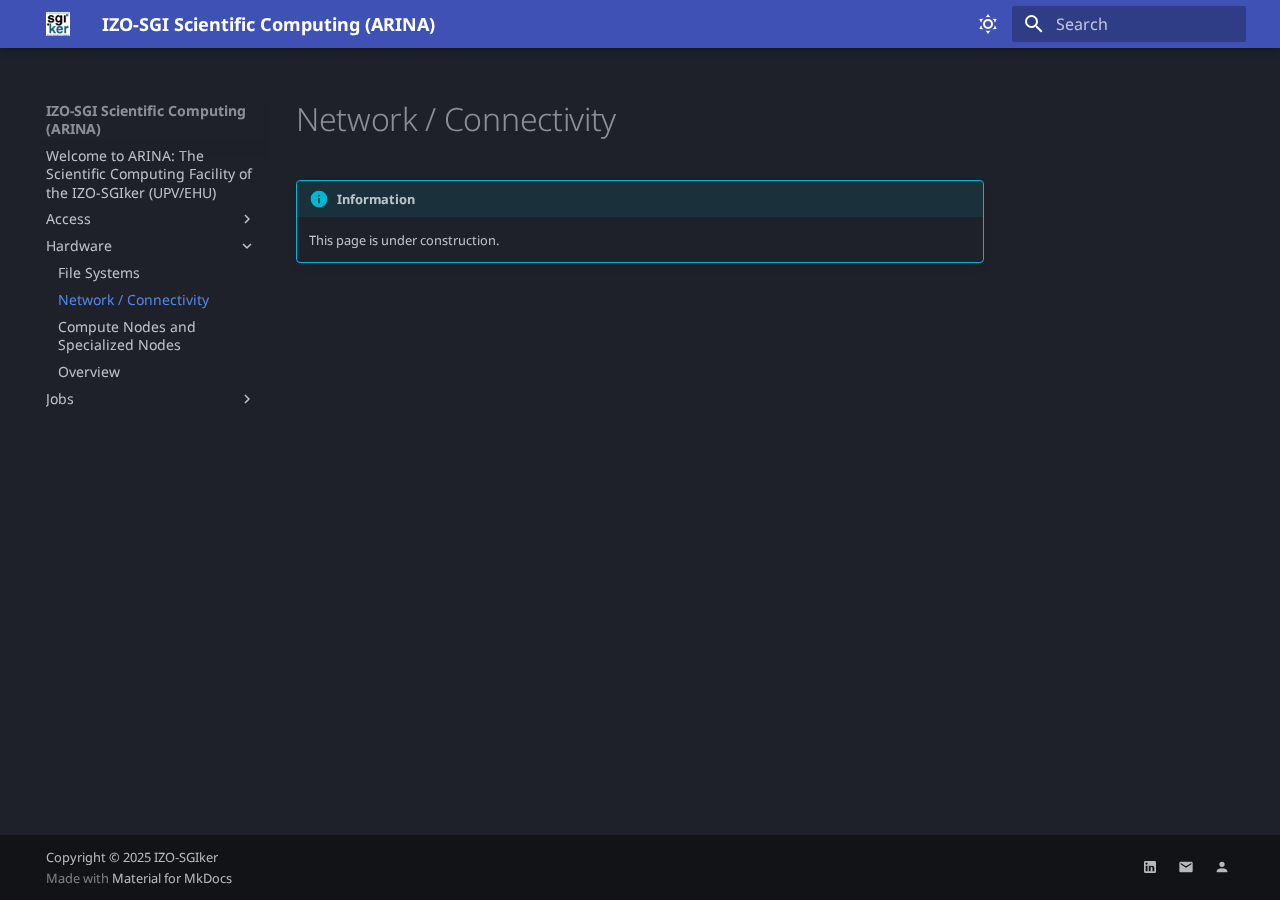
<file: Hardware/network/index.html>
<!doctype html>
<html lang="en" class="no-js">
  <head>
    
      <meta charset="utf-8">
      <meta name="viewport" content="width=device-width,initial-scale=1">
      
      
      
        <link rel="canonical" href="https://izosgi.ehu.es/Hardware/network/">
      
      
        <link rel="prev" href="../filesystems/">
      
      
        <link rel="next" href="../nodes/">
      
      
      <link rel="icon" href="../../img/favicon.ico">
      <meta name="generator" content="mkdocs-1.6.1, mkdocs-material-9.6.9">
    
    
      
        <title>Network / Connectivity - IZO-SGI Scientific Computing (ARINA)</title>
      
    
    
      <link rel="stylesheet" href="../../assets/stylesheets/main.4af4bdda.min.css">
      
        
        <link rel="stylesheet" href="../../assets/stylesheets/palette.06af60db.min.css">
      
      


    
    
      
    
    
      
        
        
        <link rel="preconnect" href="https://fonts.gstatic.com" crossorigin>
        <link rel="stylesheet" href="https://fonts.googleapis.com/css?family=Noto+Sans:300,300i,400,400i,700,700i%7CRed+Hat+Mono:400,400i,700,700i&display=fallback">
        <style>:root{--md-text-font:"Noto Sans";--md-code-font:"Red Hat Mono"}</style>
      
    
    
      <link rel="stylesheet" href="../../stylesheets/extra.css">
    
    <script>__md_scope=new URL("../..",location),__md_hash=e=>[...e].reduce(((e,_)=>(e<<5)-e+_.charCodeAt(0)),0),__md_get=(e,_=localStorage,t=__md_scope)=>JSON.parse(_.getItem(t.pathname+"."+e)),__md_set=(e,_,t=localStorage,a=__md_scope)=>{try{t.setItem(a.pathname+"."+e,JSON.stringify(_))}catch(e){}}</script>
    
      

    
    
    
  </head>
  
  
    
    
      
    
    
    
    
    <body dir="ltr" data-md-color-scheme="slate" data-md-color-primary="indigo" data-md-color-accent="deep-purple">
  
    
    <input class="md-toggle" data-md-toggle="drawer" type="checkbox" id="__drawer" autocomplete="off">
    <input class="md-toggle" data-md-toggle="search" type="checkbox" id="__search" autocomplete="off">
    <label class="md-overlay" for="__drawer"></label>
    <div data-md-component="skip">
      
        
        <a href="#network-connectivity" class="md-skip">
          Skip to content
        </a>
      
    </div>
    <div data-md-component="announce">
      
    </div>
    
    
      

  

<header class="md-header md-header--shadow" data-md-component="header">
  <nav class="md-header__inner md-grid" aria-label="Header">
    <a href="../.." title="IZO-SGI Scientific Computing (ARINA)" class="md-header__button md-logo" aria-label="IZO-SGI Scientific Computing (ARINA)" data-md-component="logo">
      
  <img src="../../img/sgiker-square.png" alt="logo">

    </a>
    <label class="md-header__button md-icon" for="__drawer">
      
      <svg xmlns="http://www.w3.org/2000/svg" viewBox="0 0 24 24"><path d="M3 6h18v2H3zm0 5h18v2H3zm0 5h18v2H3z"/></svg>
    </label>
    <div class="md-header__title" data-md-component="header-title">
      <div class="md-header__ellipsis">
        <div class="md-header__topic">
          <span class="md-ellipsis">
            IZO-SGI Scientific Computing (ARINA)
          </span>
        </div>
        <div class="md-header__topic" data-md-component="header-topic">
          <span class="md-ellipsis">
            
              Network / Connectivity
            
          </span>
        </div>
      </div>
    </div>
    
      
        <form class="md-header__option" data-md-component="palette">
  
    
    
    
    <input class="md-option" data-md-color-media="(prefers-color-scheme: light)" data-md-color-scheme="slate" data-md-color-primary="indigo" data-md-color-accent="deep-purple"  aria-label="Dark mode"  type="radio" name="__palette" id="__palette_0">
    
      <label class="md-header__button md-icon" title="Dark mode" for="__palette_1" hidden>
        <svg xmlns="http://www.w3.org/2000/svg" viewBox="0 0 24 24"><path d="M12 7a5 5 0 0 1 5 5 5 5 0 0 1-5 5 5 5 0 0 1-5-5 5 5 0 0 1 5-5m0 2a3 3 0 0 0-3 3 3 3 0 0 0 3 3 3 3 0 0 0 3-3 3 3 0 0 0-3-3m0-7 2.39 3.42C13.65 5.15 12.84 5 12 5s-1.65.15-2.39.42zM3.34 7l4.16-.35A7.2 7.2 0 0 0 5.94 8.5c-.44.74-.69 1.5-.83 2.29zm.02 10 1.76-3.77a7.131 7.131 0 0 0 2.38 4.14zM20.65 7l-1.77 3.79a7.02 7.02 0 0 0-2.38-4.15zm-.01 10-4.14.36c.59-.51 1.12-1.14 1.54-1.86.42-.73.69-1.5.83-2.29zM12 22l-2.41-3.44c.74.27 1.55.44 2.41.44.82 0 1.63-.17 2.37-.44z"/></svg>
      </label>
    
  
    
    
    
    <input class="md-option" data-md-color-media="(prefers-color-scheme: dark)" data-md-color-scheme="default" data-md-color-primary="light-blue" data-md-color-accent="purple"  aria-label="Light mode"  type="radio" name="__palette" id="__palette_1">
    
      <label class="md-header__button md-icon" title="Light mode" for="__palette_0" hidden>
        <svg xmlns="http://www.w3.org/2000/svg" viewBox="0 0 24 24"><path d="m17.75 4.09-2.53 1.94.91 3.06-2.63-1.81-2.63 1.81.91-3.06-2.53-1.94L12.44 4l1.06-3 1.06 3zm3.5 6.91-1.64 1.25.59 1.98-1.7-1.17-1.7 1.17.59-1.98L15.75 11l2.06-.05L18.5 9l.69 1.95zm-2.28 4.95c.83-.08 1.72 1.1 1.19 1.85-.32.45-.66.87-1.08 1.27C15.17 23 8.84 23 4.94 19.07c-3.91-3.9-3.91-10.24 0-14.14.4-.4.82-.76 1.27-1.08.75-.53 1.93.36 1.85 1.19-.27 2.86.69 5.83 2.89 8.02a9.96 9.96 0 0 0 8.02 2.89m-1.64 2.02a12.08 12.08 0 0 1-7.8-3.47c-2.17-2.19-3.33-5-3.49-7.82-2.81 3.14-2.7 7.96.31 10.98 3.02 3.01 7.84 3.12 10.98.31"/></svg>
      </label>
    
  
</form>
      
    
    
      <script>var palette=__md_get("__palette");if(palette&&palette.color){if("(prefers-color-scheme)"===palette.color.media){var media=matchMedia("(prefers-color-scheme: light)"),input=document.querySelector(media.matches?"[data-md-color-media='(prefers-color-scheme: light)']":"[data-md-color-media='(prefers-color-scheme: dark)']");palette.color.media=input.getAttribute("data-md-color-media"),palette.color.scheme=input.getAttribute("data-md-color-scheme"),palette.color.primary=input.getAttribute("data-md-color-primary"),palette.color.accent=input.getAttribute("data-md-color-accent")}for(var[key,value]of Object.entries(palette.color))document.body.setAttribute("data-md-color-"+key,value)}</script>
    
    
    
      <label class="md-header__button md-icon" for="__search">
        
        <svg xmlns="http://www.w3.org/2000/svg" viewBox="0 0 24 24"><path d="M9.5 3A6.5 6.5 0 0 1 16 9.5c0 1.61-.59 3.09-1.56 4.23l.27.27h.79l5 5-1.5 1.5-5-5v-.79l-.27-.27A6.52 6.52 0 0 1 9.5 16 6.5 6.5 0 0 1 3 9.5 6.5 6.5 0 0 1 9.5 3m0 2C7 5 5 7 5 9.5S7 14 9.5 14 14 12 14 9.5 12 5 9.5 5"/></svg>
      </label>
      <div class="md-search" data-md-component="search" role="dialog">
  <label class="md-search__overlay" for="__search"></label>
  <div class="md-search__inner" role="search">
    <form class="md-search__form" name="search">
      <input type="text" class="md-search__input" name="query" aria-label="Search" placeholder="Search" autocapitalize="off" autocorrect="off" autocomplete="off" spellcheck="false" data-md-component="search-query" required>
      <label class="md-search__icon md-icon" for="__search">
        
        <svg xmlns="http://www.w3.org/2000/svg" viewBox="0 0 24 24"><path d="M9.5 3A6.5 6.5 0 0 1 16 9.5c0 1.61-.59 3.09-1.56 4.23l.27.27h.79l5 5-1.5 1.5-5-5v-.79l-.27-.27A6.52 6.52 0 0 1 9.5 16 6.5 6.5 0 0 1 3 9.5 6.5 6.5 0 0 1 9.5 3m0 2C7 5 5 7 5 9.5S7 14 9.5 14 14 12 14 9.5 12 5 9.5 5"/></svg>
        
        <svg xmlns="http://www.w3.org/2000/svg" viewBox="0 0 24 24"><path d="M20 11v2H8l5.5 5.5-1.42 1.42L4.16 12l7.92-7.92L13.5 5.5 8 11z"/></svg>
      </label>
      <nav class="md-search__options" aria-label="Search">
        
        <button type="reset" class="md-search__icon md-icon" title="Clear" aria-label="Clear" tabindex="-1">
          
          <svg xmlns="http://www.w3.org/2000/svg" viewBox="0 0 24 24"><path d="M19 6.41 17.59 5 12 10.59 6.41 5 5 6.41 10.59 12 5 17.59 6.41 19 12 13.41 17.59 19 19 17.59 13.41 12z"/></svg>
        </button>
      </nav>
      
    </form>
    <div class="md-search__output">
      <div class="md-search__scrollwrap" tabindex="0" data-md-scrollfix>
        <div class="md-search-result" data-md-component="search-result">
          <div class="md-search-result__meta">
            Initializing search
          </div>
          <ol class="md-search-result__list" role="presentation"></ol>
        </div>
      </div>
    </div>
  </div>
</div>
    
    
  </nav>
  
</header>
    
    <div class="md-container" data-md-component="container">
      
      
        
          
        
      
      <main class="md-main" data-md-component="main">
        <div class="md-main__inner md-grid">
          
            
              
              <div class="md-sidebar md-sidebar--primary" data-md-component="sidebar" data-md-type="navigation" >
                <div class="md-sidebar__scrollwrap">
                  <div class="md-sidebar__inner">
                    



<nav class="md-nav md-nav--primary" aria-label="Navigation" data-md-level="0">
  <label class="md-nav__title" for="__drawer">
    <a href="../.." title="IZO-SGI Scientific Computing (ARINA)" class="md-nav__button md-logo" aria-label="IZO-SGI Scientific Computing (ARINA)" data-md-component="logo">
      
  <img src="../../img/sgiker-square.png" alt="logo">

    </a>
    IZO-SGI Scientific Computing (ARINA)
  </label>
  
  <ul class="md-nav__list" data-md-scrollfix>
    
      
      
  
  
  
  
    <li class="md-nav__item">
      <a href="../.." class="md-nav__link">
        
  
  <span class="md-ellipsis">
    Welcome to ARINA: The Scientific Computing Facility of the IZO-SGIker (UPV/EHU)
    
  </span>
  

      </a>
    </li>
  

    
      
      
  
  
  
  
    
    
    
    
    <li class="md-nav__item md-nav__item--nested">
      
        
        
        <input class="md-nav__toggle md-toggle " type="checkbox" id="__nav_2" >
        
          
          <label class="md-nav__link" for="__nav_2" id="__nav_2_label" tabindex="0">
            
  
  <span class="md-ellipsis">
    Access
    
  </span>
  

            <span class="md-nav__icon md-icon"></span>
          </label>
        
        <nav class="md-nav" data-md-level="1" aria-labelledby="__nav_2_label" aria-expanded="false">
          <label class="md-nav__title" for="__nav_2">
            <span class="md-nav__icon md-icon"></span>
            Access
          </label>
          <ul class="md-nav__list" data-md-scrollfix>
            
              
                
  
  
  
  
    <li class="md-nav__item">
      <a href="../../Access/account/" class="md-nav__link">
        
  
  <span class="md-ellipsis">
    ARINA accounts
    
  </span>
  

      </a>
    </li>
  

              
            
              
                
  
  
  
  
    <li class="md-nav__item">
      <a href="../../Access/connect/" class="md-nav__link">
        
  
  <span class="md-ellipsis">
    Connection
    
  </span>
  

      </a>
    </li>
  

              
            
          </ul>
        </nav>
      
    </li>
  

    
      
      
  
  
    
  
  
  
    
    
    
    
    <li class="md-nav__item md-nav__item--active md-nav__item--nested">
      
        
        
        <input class="md-nav__toggle md-toggle " type="checkbox" id="__nav_3" checked>
        
          
          <label class="md-nav__link" for="__nav_3" id="__nav_3_label" tabindex="0">
            
  
  <span class="md-ellipsis">
    Hardware
    
  </span>
  

            <span class="md-nav__icon md-icon"></span>
          </label>
        
        <nav class="md-nav" data-md-level="1" aria-labelledby="__nav_3_label" aria-expanded="true">
          <label class="md-nav__title" for="__nav_3">
            <span class="md-nav__icon md-icon"></span>
            Hardware
          </label>
          <ul class="md-nav__list" data-md-scrollfix>
            
              
                
  
  
  
  
    <li class="md-nav__item">
      <a href="../filesystems/" class="md-nav__link">
        
  
  <span class="md-ellipsis">
    File Systems
    
  </span>
  

      </a>
    </li>
  

              
            
              
                
  
  
    
  
  
  
    <li class="md-nav__item md-nav__item--active">
      
      <input class="md-nav__toggle md-toggle" type="checkbox" id="__toc">
      
      
        
      
      
      <a href="./" class="md-nav__link md-nav__link--active">
        
  
  <span class="md-ellipsis">
    Network / Connectivity
    
  </span>
  

      </a>
      
    </li>
  

              
            
              
                
  
  
  
  
    <li class="md-nav__item">
      <a href="../nodes/" class="md-nav__link">
        
  
  <span class="md-ellipsis">
    Compute Nodes and Specialized Nodes
    
  </span>
  

      </a>
    </li>
  

              
            
              
                
  
  
  
  
    <li class="md-nav__item">
      <a href="../resources/" class="md-nav__link">
        
  
  <span class="md-ellipsis">
    Overview
    
  </span>
  

      </a>
    </li>
  

              
            
          </ul>
        </nav>
      
    </li>
  

    
      
      
  
  
  
  
    
    
    
    
    <li class="md-nav__item md-nav__item--nested">
      
        
        
        <input class="md-nav__toggle md-toggle " type="checkbox" id="__nav_4" >
        
          
          <label class="md-nav__link" for="__nav_4" id="__nav_4_label" tabindex="0">
            
  
  <span class="md-ellipsis">
    Jobs
    
  </span>
  

            <span class="md-nav__icon md-icon"></span>
          </label>
        
        <nav class="md-nav" data-md-level="1" aria-labelledby="__nav_4_label" aria-expanded="false">
          <label class="md-nav__title" for="__nav_4">
            <span class="md-nav__icon md-icon"></span>
            Jobs
          </label>
          <ul class="md-nav__list" data-md-scrollfix>
            
              
                
  
  
  
  
    <li class="md-nav__item">
      <a href="../../Jobs/modules/" class="md-nav__link">
        
  
  <span class="md-ellipsis">
    Software manager: Modules
    
  </span>
  

      </a>
    </li>
  

              
            
          </ul>
        </nav>
      
    </li>
  

    
  </ul>
</nav>
                  </div>
                </div>
              </div>
            
            
              
              <div class="md-sidebar md-sidebar--secondary" data-md-component="sidebar" data-md-type="toc" >
                <div class="md-sidebar__scrollwrap">
                  <div class="md-sidebar__inner">
                    

<nav class="md-nav md-nav--secondary" aria-label="Table of contents">
  
  
  
    
  
  
</nav>
                  </div>
                </div>
              </div>
            
          
          
            <div class="md-content" data-md-component="content">
              <article class="md-content__inner md-typeset">
                
                  



<h1 id="network-connectivity">Network / Connectivity</h1>
<div class="admonition info">
<p class="admonition-title"> Information</p>
<p>This page is under construction.</p>
</div>












                
              </article>
            </div>
          
          
<script>var target=document.getElementById(location.hash.slice(1));target&&target.name&&(target.checked=target.name.startsWith("__tabbed_"))</script>
        </div>
        
      </main>
      
        <footer class="md-footer">
  
  <div class="md-footer-meta md-typeset">
    <div class="md-footer-meta__inner md-grid">
      <div class="md-copyright">
  
    <div class="md-copyright__highlight">
      Copyright &copy; 2025 IZO-SGIker
    </div>
  
  
    Made with
    <a href="https://squidfunk.github.io/mkdocs-material/" target="_blank" rel="noopener">
      Material for MkDocs
    </a>
  
</div>
      
        <div class="md-social">
  
    
    
    
    
      
      
    
    <a href="https://linkedin.com/in/" target="_blank" rel="noopener" title="linkedin.com" class="md-social__link">
      <svg xmlns="http://www.w3.org/2000/svg" viewBox="0 0 24 24"><path d="M19 3a2 2 0 0 1 2 2v14a2 2 0 0 1-2 2H5a2 2 0 0 1-2-2V5a2 2 0 0 1 2-2zm-.5 15.5v-5.3a3.26 3.26 0 0 0-3.26-3.26c-.85 0-1.84.52-2.32 1.3v-1.11h-2.79v8.37h2.79v-4.93c0-.77.62-1.4 1.39-1.4a1.4 1.4 0 0 1 1.4 1.4v4.93zM6.88 8.56a1.68 1.68 0 0 0 1.68-1.68c0-.93-.75-1.69-1.68-1.69a1.69 1.69 0 0 0-1.69 1.69c0 .93.76 1.68 1.69 1.68m1.39 9.94v-8.37H5.5v8.37z"/></svg>
    </a>
  
    
    
    
    
    <a href="" target="_blank" rel="noopener" title="" class="md-social__link">
      <svg xmlns="http://www.w3.org/2000/svg" viewBox="0 0 24 24"><path d="m20 8-8 5-8-5V6l8 5 8-5m0-2H4c-1.11 0-2 .89-2 2v12a2 2 0 0 0 2 2h16a2 2 0 0 0 2-2V6a2 2 0 0 0-2-2"/></svg>
    </a>
  
    
    
    
    
      
      
    
    <a href="http://www.ehu.eus/sgi/CUENTA" target="_blank" rel="noopener" title="www.ehu.eus" class="md-social__link">
      <svg xmlns="http://www.w3.org/2000/svg" viewBox="0 0 24 24"><path d="M12 4a4 4 0 0 1 4 4 4 4 0 0 1-4 4 4 4 0 0 1-4-4 4 4 0 0 1 4-4m0 10c4.42 0 8 1.79 8 4v2H4v-2c0-2.21 3.58-4 8-4"/></svg>
    </a>
  
</div>
      
    </div>
  </div>
</footer>
      
    </div>
    <div class="md-dialog" data-md-component="dialog">
      <div class="md-dialog__inner md-typeset"></div>
    </div>
    
    
    <script id="__config" type="application/json">{"base": "../..", "features": [], "search": "../../assets/javascripts/workers/search.f8cc74c7.min.js", "translations": {"clipboard.copied": "Copied to clipboard", "clipboard.copy": "Copy to clipboard", "search.result.more.one": "1 more on this page", "search.result.more.other": "# more on this page", "search.result.none": "No matching documents", "search.result.one": "1 matching document", "search.result.other": "# matching documents", "search.result.placeholder": "Type to start searching", "search.result.term.missing": "Missing", "select.version": "Select version"}}</script>
    
    
      <script src="../../assets/javascripts/bundle.c8b220af.min.js"></script>
      
    
  </body>
</html>
</file>
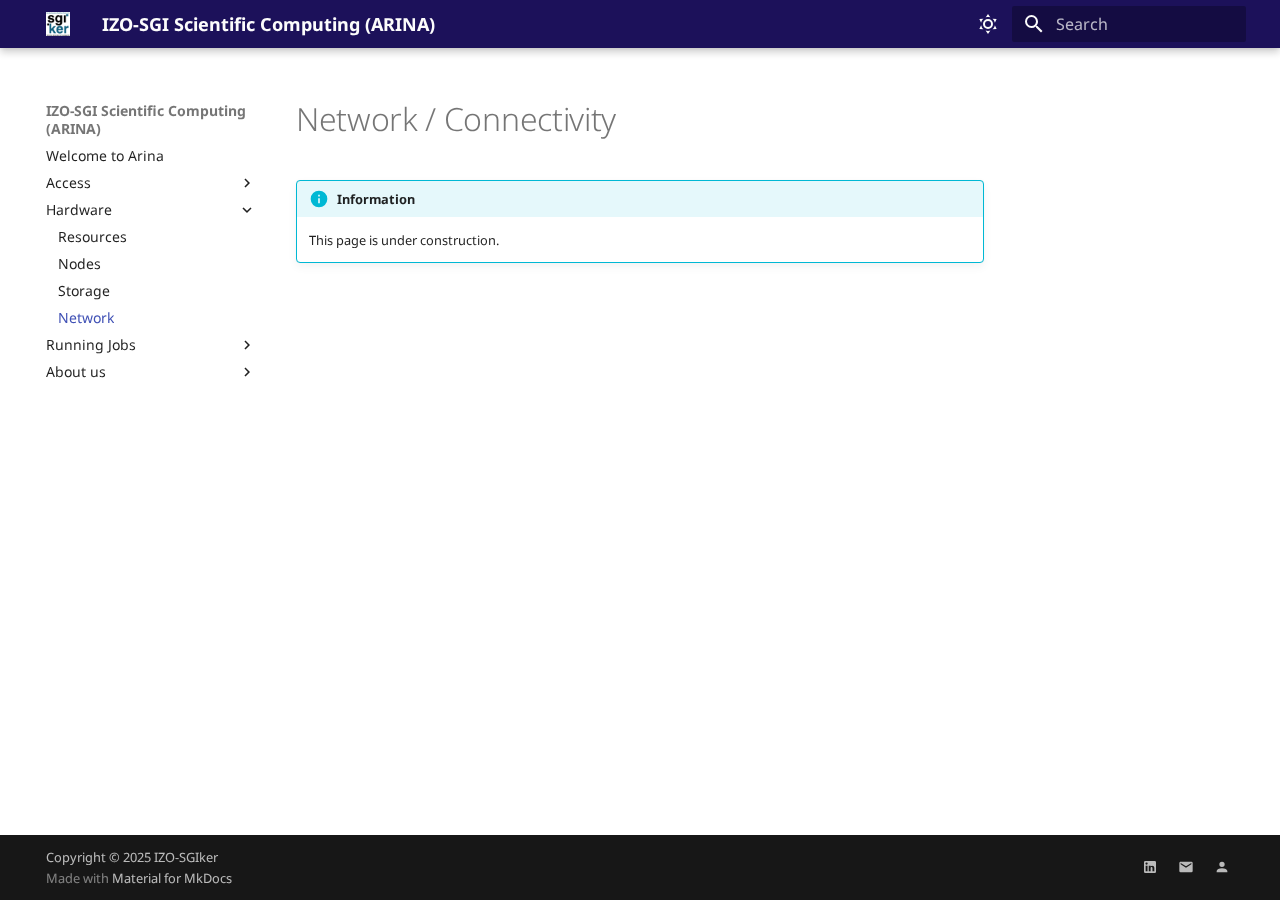
<file: hardware/network/index.html>
<!doctype html>
<html lang="en" class="no-js">
  <head>
    
      <meta charset="utf-8">
      <meta name="viewport" content="width=device-width,initial-scale=1">
      
      
      
        <link rel="canonical" href="https://scc.ehu.eus/hardware/network/">
      
      
        <link rel="prev" href="../filesystems/">
      
      
        <link rel="next" href="../../jobs/modules/">
      
      
      <link rel="icon" href="../../img/favicon.ico">
      <meta name="generator" content="mkdocs-1.6.1, mkdocs-material-9.6.23">
    
    
      
        <title>Network - IZO-SGI Scientific Computing (ARINA)</title>
      
    
    
      <link rel="stylesheet" href="../../assets/stylesheets/main.84d31ad4.min.css">
      
        
        <link rel="stylesheet" href="../../assets/stylesheets/palette.06af60db.min.css">
      
      


    
    
      
    
    
      
        
        
        <link rel="preconnect" href="https://fonts.gstatic.com" crossorigin>
        <link rel="stylesheet" href="https://fonts.googleapis.com/css?family=Noto+Sans:300,300i,400,400i,700,700i%7CRed+Hat+Mono:400,400i,700,700i&display=fallback">
        <style>:root{--md-text-font:"Noto Sans";--md-code-font:"Red Hat Mono"}</style>
      
    
    
      <link rel="stylesheet" href="../../stylesheets/extra.css">
    
    <script>__md_scope=new URL("../..",location),__md_hash=e=>[...e].reduce(((e,_)=>(e<<5)-e+_.charCodeAt(0)),0),__md_get=(e,_=localStorage,t=__md_scope)=>JSON.parse(_.getItem(t.pathname+"."+e)),__md_set=(e,_,t=localStorage,a=__md_scope)=>{try{t.setItem(a.pathname+"."+e,JSON.stringify(_))}catch(e){}}</script>
    
      

    
    
    
  </head>
  
  
    
    
      
    
    
    
    
    <body dir="ltr" data-md-color-scheme="izosgi-dark" data-md-color-primary="indigo" data-md-color-accent="indigo">
  
    
    <input class="md-toggle" data-md-toggle="drawer" type="checkbox" id="__drawer" autocomplete="off">
    <input class="md-toggle" data-md-toggle="search" type="checkbox" id="__search" autocomplete="off">
    <label class="md-overlay" for="__drawer"></label>
    <div data-md-component="skip">
      
        
        <a href="#network-connectivity" class="md-skip">
          Skip to content
        </a>
      
    </div>
    <div data-md-component="announce">
      
    </div>
    
    
      

  

<header class="md-header md-header--shadow" data-md-component="header">
  <nav class="md-header__inner md-grid" aria-label="Header">
    <a href="../.." title="IZO-SGI Scientific Computing (ARINA)" class="md-header__button md-logo" aria-label="IZO-SGI Scientific Computing (ARINA)" data-md-component="logo">
      
  <img src="../../img/sgiker-square.png" alt="logo">

    </a>
    <label class="md-header__button md-icon" for="__drawer">
      
      <svg xmlns="http://www.w3.org/2000/svg" viewBox="0 0 24 24"><path d="M3 6h18v2H3zm0 5h18v2H3zm0 5h18v2H3z"/></svg>
    </label>
    <div class="md-header__title" data-md-component="header-title">
      <div class="md-header__ellipsis">
        <div class="md-header__topic">
          <span class="md-ellipsis">
            IZO-SGI Scientific Computing (ARINA)
          </span>
        </div>
        <div class="md-header__topic" data-md-component="header-topic">
          <span class="md-ellipsis">
            
              Network
            
          </span>
        </div>
      </div>
    </div>
    
      
        <form class="md-header__option" data-md-component="palette">
  
    
    
    
    <input class="md-option" data-md-color-media="" data-md-color-scheme="izosgi-dark" data-md-color-primary="indigo" data-md-color-accent="indigo"  aria-label="Light mode"  type="radio" name="__palette" id="__palette_0">
    
      <label class="md-header__button md-icon" title="Light mode" for="__palette_1" hidden>
        <svg xmlns="http://www.w3.org/2000/svg" viewBox="0 0 24 24"><path d="M12 7a5 5 0 0 1 5 5 5 5 0 0 1-5 5 5 5 0 0 1-5-5 5 5 0 0 1 5-5m0 2a3 3 0 0 0-3 3 3 3 0 0 0 3 3 3 3 0 0 0 3-3 3 3 0 0 0-3-3m0-7 2.39 3.42C13.65 5.15 12.84 5 12 5s-1.65.15-2.39.42zM3.34 7l4.16-.35A7.2 7.2 0 0 0 5.94 8.5c-.44.74-.69 1.5-.83 2.29zm.02 10 1.76-3.77a7.131 7.131 0 0 0 2.38 4.14zM20.65 7l-1.77 3.79a7.02 7.02 0 0 0-2.38-4.15zm-.01 10-4.14.36c.59-.51 1.12-1.14 1.54-1.86.42-.73.69-1.5.83-2.29zM12 22l-2.41-3.44c.74.27 1.55.44 2.41.44.82 0 1.63-.17 2.37-.44z"/></svg>
      </label>
    
  
    
    
    
    <input class="md-option" data-md-color-media="" data-md-color-scheme="izosgi-light" data-md-color-primary="indigo" data-md-color-accent="indigo"  aria-label="Dark mode"  type="radio" name="__palette" id="__palette_1">
    
      <label class="md-header__button md-icon" title="Dark mode" for="__palette_0" hidden>
        <svg xmlns="http://www.w3.org/2000/svg" viewBox="0 0 24 24"><path d="m17.75 4.09-2.53 1.94.91 3.06-2.63-1.81-2.63 1.81.91-3.06-2.53-1.94L12.44 4l1.06-3 1.06 3zm3.5 6.91-1.64 1.25.59 1.98-1.7-1.17-1.7 1.17.59-1.98L15.75 11l2.06-.05L18.5 9l.69 1.95zm-2.28 4.95c.83-.08 1.72 1.1 1.19 1.85-.32.45-.66.87-1.08 1.27C15.17 23 8.84 23 4.94 19.07c-3.91-3.9-3.91-10.24 0-14.14.4-.4.82-.76 1.27-1.08.75-.53 1.93.36 1.85 1.19-.27 2.86.69 5.83 2.89 8.02a9.96 9.96 0 0 0 8.02 2.89m-1.64 2.02a12.08 12.08 0 0 1-7.8-3.47c-2.17-2.19-3.33-5-3.49-7.82-2.81 3.14-2.7 7.96.31 10.98 3.02 3.01 7.84 3.12 10.98.31"/></svg>
      </label>
    
  
</form>
      
    
    
      <script>var palette=__md_get("__palette");if(palette&&palette.color){if("(prefers-color-scheme)"===palette.color.media){var media=matchMedia("(prefers-color-scheme: light)"),input=document.querySelector(media.matches?"[data-md-color-media='(prefers-color-scheme: light)']":"[data-md-color-media='(prefers-color-scheme: dark)']");palette.color.media=input.getAttribute("data-md-color-media"),palette.color.scheme=input.getAttribute("data-md-color-scheme"),palette.color.primary=input.getAttribute("data-md-color-primary"),palette.color.accent=input.getAttribute("data-md-color-accent")}for(var[key,value]of Object.entries(palette.color))document.body.setAttribute("data-md-color-"+key,value)}</script>
    
    
    
      
      
        <label class="md-header__button md-icon" for="__search">
          
          <svg xmlns="http://www.w3.org/2000/svg" viewBox="0 0 24 24"><path d="M9.5 3A6.5 6.5 0 0 1 16 9.5c0 1.61-.59 3.09-1.56 4.23l.27.27h.79l5 5-1.5 1.5-5-5v-.79l-.27-.27A6.52 6.52 0 0 1 9.5 16 6.5 6.5 0 0 1 3 9.5 6.5 6.5 0 0 1 9.5 3m0 2C7 5 5 7 5 9.5S7 14 9.5 14 14 12 14 9.5 12 5 9.5 5"/></svg>
        </label>
        <div class="md-search" data-md-component="search" role="dialog">
  <label class="md-search__overlay" for="__search"></label>
  <div class="md-search__inner" role="search">
    <form class="md-search__form" name="search">
      <input type="text" class="md-search__input" name="query" aria-label="Search" placeholder="Search" autocapitalize="off" autocorrect="off" autocomplete="off" spellcheck="false" data-md-component="search-query" required>
      <label class="md-search__icon md-icon" for="__search">
        
        <svg xmlns="http://www.w3.org/2000/svg" viewBox="0 0 24 24"><path d="M9.5 3A6.5 6.5 0 0 1 16 9.5c0 1.61-.59 3.09-1.56 4.23l.27.27h.79l5 5-1.5 1.5-5-5v-.79l-.27-.27A6.52 6.52 0 0 1 9.5 16 6.5 6.5 0 0 1 3 9.5 6.5 6.5 0 0 1 9.5 3m0 2C7 5 5 7 5 9.5S7 14 9.5 14 14 12 14 9.5 12 5 9.5 5"/></svg>
        
        <svg xmlns="http://www.w3.org/2000/svg" viewBox="0 0 24 24"><path d="M20 11v2H8l5.5 5.5-1.42 1.42L4.16 12l7.92-7.92L13.5 5.5 8 11z"/></svg>
      </label>
      <nav class="md-search__options" aria-label="Search">
        
        <button type="reset" class="md-search__icon md-icon" title="Clear" aria-label="Clear" tabindex="-1">
          
          <svg xmlns="http://www.w3.org/2000/svg" viewBox="0 0 24 24"><path d="M19 6.41 17.59 5 12 10.59 6.41 5 5 6.41 10.59 12 5 17.59 6.41 19 12 13.41 17.59 19 19 17.59 13.41 12z"/></svg>
        </button>
      </nav>
      
    </form>
    <div class="md-search__output">
      <div class="md-search__scrollwrap" tabindex="0" data-md-scrollfix>
        <div class="md-search-result" data-md-component="search-result">
          <div class="md-search-result__meta">
            Initializing search
          </div>
          <ol class="md-search-result__list" role="presentation"></ol>
        </div>
      </div>
    </div>
  </div>
</div>
      
    
    
  </nav>
  
</header>
    
    <div class="md-container" data-md-component="container">
      
      
        
          
        
      
      <main class="md-main" data-md-component="main">
        <div class="md-main__inner md-grid">
          
            
              
              <div class="md-sidebar md-sidebar--primary" data-md-component="sidebar" data-md-type="navigation" >
                <div class="md-sidebar__scrollwrap">
                  <div class="md-sidebar__inner">
                    



<nav class="md-nav md-nav--primary" aria-label="Navigation" data-md-level="0">
  <label class="md-nav__title" for="__drawer">
    <a href="../.." title="IZO-SGI Scientific Computing (ARINA)" class="md-nav__button md-logo" aria-label="IZO-SGI Scientific Computing (ARINA)" data-md-component="logo">
      
  <img src="../../img/sgiker-square.png" alt="logo">

    </a>
    IZO-SGI Scientific Computing (ARINA)
  </label>
  
  <ul class="md-nav__list" data-md-scrollfix>
    
      
      
  
  
  
  
    <li class="md-nav__item">
      <a href="../.." class="md-nav__link">
        
  
  
  <span class="md-ellipsis">
    Welcome to Arina
    
  </span>
  

      </a>
    </li>
  

    
      
      
  
  
  
  
    
    
    
    
    
    <li class="md-nav__item md-nav__item--nested">
      
        
        
        <input class="md-nav__toggle md-toggle " type="checkbox" id="__nav_2" >
        
          
          <label class="md-nav__link" for="__nav_2" id="__nav_2_label" tabindex="0">
            
  
  
  <span class="md-ellipsis">
    Access
    
  </span>
  

            <span class="md-nav__icon md-icon"></span>
          </label>
        
        <nav class="md-nav" data-md-level="1" aria-labelledby="__nav_2_label" aria-expanded="false">
          <label class="md-nav__title" for="__nav_2">
            <span class="md-nav__icon md-icon"></span>
            Access
          </label>
          <ul class="md-nav__list" data-md-scrollfix>
            
              
                
  
  
  
  
    <li class="md-nav__item">
      <a href="../../access/account/" class="md-nav__link">
        
  
  
  <span class="md-ellipsis">
    Get an Account
    
  </span>
  

      </a>
    </li>
  

              
            
              
                
  
  
  
  
    <li class="md-nav__item">
      <a href="../../access/connect/" class="md-nav__link">
        
  
  
  <span class="md-ellipsis">
    How to connect
    
  </span>
  

      </a>
    </li>
  

              
            
          </ul>
        </nav>
      
    </li>
  

    
      
      
  
  
    
  
  
  
    
    
    
    
    
    <li class="md-nav__item md-nav__item--active md-nav__item--nested">
      
        
        
        <input class="md-nav__toggle md-toggle " type="checkbox" id="__nav_3" checked>
        
          
          <label class="md-nav__link" for="__nav_3" id="__nav_3_label" tabindex="0">
            
  
  
  <span class="md-ellipsis">
    Hardware
    
  </span>
  

            <span class="md-nav__icon md-icon"></span>
          </label>
        
        <nav class="md-nav" data-md-level="1" aria-labelledby="__nav_3_label" aria-expanded="true">
          <label class="md-nav__title" for="__nav_3">
            <span class="md-nav__icon md-icon"></span>
            Hardware
          </label>
          <ul class="md-nav__list" data-md-scrollfix>
            
              
                
  
  
  
  
    <li class="md-nav__item">
      <a href="../resources/" class="md-nav__link">
        
  
  
  <span class="md-ellipsis">
    Resources
    
  </span>
  

      </a>
    </li>
  

              
            
              
                
  
  
  
  
    <li class="md-nav__item">
      <a href="../nodes/" class="md-nav__link">
        
  
  
  <span class="md-ellipsis">
    Nodes
    
  </span>
  

      </a>
    </li>
  

              
            
              
                
  
  
  
  
    <li class="md-nav__item">
      <a href="../filesystems/" class="md-nav__link">
        
  
  
  <span class="md-ellipsis">
    Storage
    
  </span>
  

      </a>
    </li>
  

              
            
              
                
  
  
    
  
  
  
    <li class="md-nav__item md-nav__item--active">
      
      <input class="md-nav__toggle md-toggle" type="checkbox" id="__toc">
      
      
        
      
      
      <a href="./" class="md-nav__link md-nav__link--active">
        
  
  
  <span class="md-ellipsis">
    Network
    
  </span>
  

      </a>
      
    </li>
  

              
            
          </ul>
        </nav>
      
    </li>
  

    
      
      
  
  
  
  
    
    
    
    
    
    <li class="md-nav__item md-nav__item--nested">
      
        
        
        <input class="md-nav__toggle md-toggle " type="checkbox" id="__nav_4" >
        
          
          <label class="md-nav__link" for="__nav_4" id="__nav_4_label" tabindex="0">
            
  
  
  <span class="md-ellipsis">
    Running Jobs
    
  </span>
  

            <span class="md-nav__icon md-icon"></span>
          </label>
        
        <nav class="md-nav" data-md-level="1" aria-labelledby="__nav_4_label" aria-expanded="false">
          <label class="md-nav__title" for="__nav_4">
            <span class="md-nav__icon md-icon"></span>
            Running Jobs
          </label>
          <ul class="md-nav__list" data-md-scrollfix>
            
              
                
  
  
  
  
    <li class="md-nav__item">
      <a href="../../jobs/modules/" class="md-nav__link">
        
  
  
  <span class="md-ellipsis">
    Modules
    
  </span>
  

      </a>
    </li>
  

              
            
              
                
  
  
  
  
    <li class="md-nav__item">
      <a href="../../jobs/slurm/" class="md-nav__link">
        
  
  
  <span class="md-ellipsis">
    Submitting jobs
    
  </span>
  

      </a>
    </li>
  

              
            
              
                
  
  
  
  
    <li class="md-nav__item">
      <a href="../../jobs/batch_scripts/" class="md-nav__link">
        
  
  
  <span class="md-ellipsis">
    Batch scripts
    
  </span>
  

      </a>
    </li>
  

              
            
              
                
  
  
  
  
    <li class="md-nav__item">
      <a href="../../jobs/interactive/" class="md-nav__link">
        
  
  
  <span class="md-ellipsis">
    Interactive sessions
    
  </span>
  

      </a>
    </li>
  

              
            
          </ul>
        </nav>
      
    </li>
  

    
      
      
  
  
  
  
    
    
    
    
    
    <li class="md-nav__item md-nav__item--nested">
      
        
        
        <input class="md-nav__toggle md-toggle " type="checkbox" id="__nav_5" >
        
          
          <label class="md-nav__link" for="__nav_5" id="__nav_5_label" tabindex="0">
            
  
  
  <span class="md-ellipsis">
    About us
    
  </span>
  

            <span class="md-nav__icon md-icon"></span>
          </label>
        
        <nav class="md-nav" data-md-level="1" aria-labelledby="__nav_5_label" aria-expanded="false">
          <label class="md-nav__title" for="__nav_5">
            <span class="md-nav__icon md-icon"></span>
            About us
          </label>
          <ul class="md-nav__list" data-md-scrollfix>
            
              
                
  
  
  
  
    <li class="md-nav__item">
      <a href="../../contact/about/" class="md-nav__link">
        
  
  
  <span class="md-ellipsis">
    ARINA Team
    
  </span>
  

      </a>
    </li>
  

              
            
              
                
  
  
  
  
    <li class="md-nav__item">
      <a href="../../contact/contact/" class="md-nav__link">
        
  
  
  <span class="md-ellipsis">
    Contact
    
  </span>
  

      </a>
    </li>
  

              
            
          </ul>
        </nav>
      
    </li>
  

    
  </ul>
</nav>
                  </div>
                </div>
              </div>
            
            
              
              <div class="md-sidebar md-sidebar--secondary" data-md-component="sidebar" data-md-type="toc" >
                <div class="md-sidebar__scrollwrap">
                  <div class="md-sidebar__inner">
                    

<nav class="md-nav md-nav--secondary" aria-label="Table of contents">
  
  
  
    
  
  
</nav>
                  </div>
                </div>
              </div>
            
          
          
            <div class="md-content" data-md-component="content">
              <article class="md-content__inner md-typeset">
                
                  



<h1 id="network-connectivity">Network / Connectivity</h1>
<div class="admonition info">
<p class="admonition-title"> Information</p>
<p>This page is under construction.</p>
</div>












                
              </article>
            </div>
          
          
<script>var target=document.getElementById(location.hash.slice(1));target&&target.name&&(target.checked=target.name.startsWith("__tabbed_"))</script>
        </div>
        
      </main>
      
        <footer class="md-footer">
  
  <div class="md-footer-meta md-typeset">
    <div class="md-footer-meta__inner md-grid">
      <div class="md-copyright">
  
    <div class="md-copyright__highlight">
      Copyright &copy; 2025 IZO-SGIker
    </div>
  
  
    Made with
    <a href="https://squidfunk.github.io/mkdocs-material/" target="_blank" rel="noopener">
      Material for MkDocs
    </a>
  
</div>
      
        
<div class="md-social">
  
    
    
    
    
      
      
    
    <a href="https://linkedin.com/in/joaquim-jornet-somoza-61a7a5b4" target="_blank" rel="noopener" title="linkedin.com" class="md-social__link">
      <svg xmlns="http://www.w3.org/2000/svg" viewBox="0 0 24 24"><path d="M19 3a2 2 0 0 1 2 2v14a2 2 0 0 1-2 2H5a2 2 0 0 1-2-2V5a2 2 0 0 1 2-2zm-.5 15.5v-5.3a3.26 3.26 0 0 0-3.26-3.26c-.85 0-1.84.52-2.32 1.3v-1.11h-2.79v8.37h2.79v-4.93c0-.77.62-1.4 1.39-1.4a1.4 1.4 0 0 1 1.4 1.4v4.93zM6.88 8.56a1.68 1.68 0 0 0 1.68-1.68c0-.93-.75-1.69-1.68-1.69a1.69 1.69 0 0 0-1.69 1.69c0 .93.76 1.68 1.69 1.68m1.39 9.94v-8.37H5.5v8.37z"/></svg>
    </a>
  
    
    
    
    
    <a href="/contact/contact" target="_blank" rel="noopener" title="" class="md-social__link">
      <svg xmlns="http://www.w3.org/2000/svg" viewBox="0 0 24 24"><path d="m20 8-8 5-8-5V6l8 5 8-5m0-2H4c-1.11 0-2 .89-2 2v12a2 2 0 0 0 2 2h16a2 2 0 0 0 2-2V6a2 2 0 0 0-2-2"/></svg>
    </a>
  
    
    
    
    
      
      
    
    <a href="http://www.ehu.eus/sgi/CUENTA" target="_blank" rel="noopener" title="www.ehu.eus" class="md-social__link">
      <svg xmlns="http://www.w3.org/2000/svg" viewBox="0 0 24 24"><path d="M12 4a4 4 0 0 1 4 4 4 4 0 0 1-4 4 4 4 0 0 1-4-4 4 4 0 0 1 4-4m0 10c4.42 0 8 1.79 8 4v2H4v-2c0-2.21 3.58-4 8-4"/></svg>
    </a>
  
</div>
      
    </div>
  </div>
</footer>
      
    </div>
    <div class="md-dialog" data-md-component="dialog">
      <div class="md-dialog__inner md-typeset"></div>
    </div>
    
    
    
      
      <script id="__config" type="application/json">{"base": "../..", "features": [], "search": "../../assets/javascripts/workers/search.973d3a69.min.js", "tags": null, "translations": {"clipboard.copied": "Copied to clipboard", "clipboard.copy": "Copy to clipboard", "search.result.more.one": "1 more on this page", "search.result.more.other": "# more on this page", "search.result.none": "No matching documents", "search.result.one": "1 matching document", "search.result.other": "# matching documents", "search.result.placeholder": "Type to start searching", "search.result.term.missing": "Missing", "select.version": "Select version"}, "version": null}</script>
    
    
      <script src="../../assets/javascripts/bundle.f55a23d4.min.js"></script>
      
    
  </body>
</html>
</file>
<file: stylesheets/extra.css>
[data-md-color-scheme="slate"] {
    --md-hue: 225; 
}

[data-md-color-scheme="izosgi-dark"] {
    --md-default-fg-coler:        #1c115a;
    --md-primary-fg-color:        #1c115a;
    --md-primary-fg-color--light: #1c115a;
    --md-primary-fg-color--dark:  #7385e9;
    --md-primary-bg-color:        #fcfcfc;
  }

[data-md-color-scheme="izosgi-light"] {
    --md-primary-fg-color:        #9b89fd;
    --md-primary-fg-color--light: #7d69ec;
    --md-primary-fg-color--dark:  #7385e9;
  }
</file>
<file: assets/stylesheets/main.4af4bdda.min.css>
@charset "UTF-8";html{-webkit-text-size-adjust:none;-moz-text-size-adjust:none;text-size-adjust:none;box-sizing:border-box}*,:after,:before{box-sizing:inherit}@media (prefers-reduced-motion){*,:after,:before{transition:none!important}}body{margin:0}a,button,input,label{-webkit-tap-highlight-color:transparent}a{color:inherit;text-decoration:none}hr{border:0;box-sizing:initial;display:block;height:.05rem;overflow:visible;padding:0}small{font-size:80%}sub,sup{line-height:1em}img{border-style:none}table{border-collapse:initial;border-spacing:0}td,th{font-weight:400;vertical-align:top}button{background:#0000;border:0;font-family:inherit;font-size:inherit;margin:0;padding:0}input{border:0;outline:none}:root{--md-primary-fg-color:#4051b5;--md-primary-fg-color--light:#5d6cc0;--md-primary-fg-color--dark:#303fa1;--md-primary-bg-color:#fff;--md-primary-bg-color--light:#ffffffb3;--md-accent-fg-color:#526cfe;--md-accent-fg-color--transparent:#526cfe1a;--md-accent-bg-color:#fff;--md-accent-bg-color--light:#ffffffb3}[data-md-color-scheme=default]{color-scheme:light}[data-md-color-scheme=default] img[src$="#gh-dark-mode-only"],[data-md-color-scheme=default] img[src$="#only-dark"]{display:none}:root,[data-md-color-scheme=default]{--md-hue:225deg;--md-default-fg-color:#000000de;--md-default-fg-color--light:#0000008a;--md-default-fg-color--lighter:#00000052;--md-default-fg-color--lightest:#00000012;--md-default-bg-color:#fff;--md-default-bg-color--light:#ffffffb3;--md-default-bg-color--lighter:#ffffff4d;--md-default-bg-color--lightest:#ffffff1f;--md-code-fg-color:#36464e;--md-code-bg-color:#f5f5f5;--md-code-hl-color:#4287ff;--md-code-hl-color--light:#4287ff1a;--md-code-hl-number-color:#d52a2a;--md-code-hl-special-color:#db1457;--md-code-hl-function-color:#a846b9;--md-code-hl-constant-color:#6e59d9;--md-code-hl-keyword-color:#3f6ec6;--md-code-hl-string-color:#1c7d4d;--md-code-hl-name-color:var(--md-code-fg-color);--md-code-hl-operator-color:var(--md-default-fg-color--light);--md-code-hl-punctuation-color:var(--md-default-fg-color--light);--md-code-hl-comment-color:var(--md-default-fg-color--light);--md-code-hl-generic-color:var(--md-default-fg-color--light);--md-code-hl-variable-color:var(--md-default-fg-color--light);--md-typeset-color:var(--md-default-fg-color);--md-typeset-a-color:var(--md-primary-fg-color);--md-typeset-del-color:#f5503d26;--md-typeset-ins-color:#0bd57026;--md-typeset-kbd-color:#fafafa;--md-typeset-kbd-accent-color:#fff;--md-typeset-kbd-border-color:#b8b8b8;--md-typeset-mark-color:#ffff0080;--md-typeset-table-color:#0000001f;--md-typeset-table-color--light:rgba(0,0,0,.035);--md-admonition-fg-color:var(--md-default-fg-color);--md-admonition-bg-color:var(--md-default-bg-color);--md-warning-fg-color:#000000de;--md-warning-bg-color:#ff9;--md-footer-fg-color:#fff;--md-footer-fg-color--light:#ffffffb3;--md-footer-fg-color--lighter:#ffffff73;--md-footer-bg-color:#000000de;--md-footer-bg-color--dark:#00000052;--md-shadow-z1:0 0.2rem 0.5rem #0000000d,0 0 0.05rem #0000001a;--md-shadow-z2:0 0.2rem 0.5rem #0000001a,0 0 0.05rem #00000040;--md-shadow-z3:0 0.2rem 0.5rem #0003,0 0 0.05rem #00000059}.md-icon svg{fill:currentcolor;display:block;height:1.2rem;width:1.2rem}body{-webkit-font-smoothing:antialiased;-moz-osx-font-smoothing:grayscale;--md-text-font-family:var(--md-text-font,_),-apple-system,BlinkMacSystemFont,Helvetica,Arial,sans-serif;--md-code-font-family:var(--md-code-font,_),SFMono-Regular,Consolas,Menlo,monospace}aside,body,input{font-feature-settings:"kern","liga";color:var(--md-typeset-color);font-family:var(--md-text-font-family)}code,kbd,pre{font-feature-settings:"kern";font-family:var(--md-code-font-family)}:root{--md-typeset-table-sort-icon:url('data:image/svg+xml;charset=utf-8,<svg xmlns="http://www.w3.org/2000/svg" viewBox="0 0 24 24"><path d="m18 21-4-4h3V7h-3l4-4 4 4h-3v10h3M2 19v-2h10v2M2 13v-2h7v2M2 7V5h4v2z"/></svg>');--md-typeset-table-sort-icon--asc:url('data:image/svg+xml;charset=utf-8,<svg xmlns="http://www.w3.org/2000/svg" viewBox="0 0 24 24"><path d="M19 17h3l-4 4-4-4h3V3h2M2 17h10v2H2M6 5v2H2V5m0 6h7v2H2z"/></svg>');--md-typeset-table-sort-icon--desc:url('data:image/svg+xml;charset=utf-8,<svg xmlns="http://www.w3.org/2000/svg" viewBox="0 0 24 24"><path d="M19 7h3l-4-4-4 4h3v14h2M2 17h10v2H2M6 5v2H2V5m0 6h7v2H2z"/></svg>')}.md-typeset{-webkit-print-color-adjust:exact;color-adjust:exact;font-size:.8rem;line-height:1.6;overflow-wrap:break-word}@media print{.md-typeset{font-size:.68rem}}.md-typeset blockquote,.md-typeset dl,.md-typeset figure,.md-typeset ol,.md-typeset pre,.md-typeset ul{margin-bottom:1em;margin-top:1em}.md-typeset h1{color:var(--md-default-fg-color--light);font-size:2em;line-height:1.3;margin:0 0 1.25em}.md-typeset h1,.md-typeset h2{font-weight:300;letter-spacing:-.01em}.md-typeset h2{font-size:1.5625em;line-height:1.4;margin:1.6em 0 .64em}.md-typeset h3{font-size:1.25em;font-weight:400;letter-spacing:-.01em;line-height:1.5;margin:1.6em 0 .8em}.md-typeset h2+h3{margin-top:.8em}.md-typeset h4{font-weight:700;letter-spacing:-.01em;margin:1em 0}.md-typeset h5,.md-typeset h6{color:var(--md-default-fg-color--light);font-size:.8em;font-weight:700;letter-spacing:-.01em;margin:1.25em 0}.md-typeset h5{text-transform:uppercase}.md-typeset h5 code{text-transform:none}.md-typeset hr{border-bottom:.05rem solid var(--md-default-fg-color--lightest);display:flow-root;margin:1.5em 0}.md-typeset a{color:var(--md-typeset-a-color);word-break:break-word}.md-typeset a,.md-typeset a:before{transition:color 125ms}.md-typeset a:focus,.md-typeset a:hover{color:var(--md-accent-fg-color)}.md-typeset a:focus code,.md-typeset a:hover code{background-color:var(--md-accent-fg-color--transparent)}.md-typeset a code{color:currentcolor;transition:background-color 125ms}.md-typeset a.focus-visible{outline-color:var(--md-accent-fg-color);outline-offset:.2rem}.md-typeset code,.md-typeset kbd,.md-typeset pre{color:var(--md-code-fg-color);direction:ltr;font-variant-ligatures:none}@media print{.md-typeset code,.md-typeset kbd,.md-typeset pre{white-space:pre-wrap}}.md-typeset code{background-color:var(--md-code-bg-color);border-radius:.1rem;-webkit-box-decoration-break:clone;box-decoration-break:clone;font-size:.85em;padding:0 .2941176471em;word-break:break-word}.md-typeset code:not(.focus-visible){-webkit-tap-highlight-color:transparent;outline:none}.md-typeset pre{display:flow-root;line-height:1.4;position:relative}.md-typeset pre>code{-webkit-box-decoration-break:slice;box-decoration-break:slice;box-shadow:none;display:block;margin:0;outline-color:var(--md-accent-fg-color);overflow:auto;padding:.7720588235em 1.1764705882em;scrollbar-color:var(--md-default-fg-color--lighter) #0000;scrollbar-width:thin;touch-action:auto;word-break:normal}.md-typeset pre>code:hover{scrollbar-color:var(--md-accent-fg-color) #0000}.md-typeset pre>code::-webkit-scrollbar{height:.2rem;width:.2rem}.md-typeset pre>code::-webkit-scrollbar-thumb{background-color:var(--md-default-fg-color--lighter)}.md-typeset pre>code::-webkit-scrollbar-thumb:hover{background-color:var(--md-accent-fg-color)}.md-typeset kbd{background-color:var(--md-typeset-kbd-color);border-radius:.1rem;box-shadow:0 .1rem 0 .05rem var(--md-typeset-kbd-border-color),0 .1rem 0 var(--md-typeset-kbd-border-color),0 -.1rem .2rem var(--md-typeset-kbd-accent-color) inset;color:var(--md-default-fg-color);display:inline-block;font-size:.75em;padding:0 .6666666667em;vertical-align:text-top;word-break:break-word}.md-typeset mark{background-color:var(--md-typeset-mark-color);-webkit-box-decoration-break:clone;box-decoration-break:clone;color:inherit;word-break:break-word}.md-typeset abbr{border-bottom:.05rem dotted var(--md-default-fg-color--light);cursor:help;text-decoration:none}.md-typeset small{opacity:.75}[dir=ltr] .md-typeset sub,[dir=ltr] .md-typeset sup{margin-left:.078125em}[dir=rtl] .md-typeset sub,[dir=rtl] .md-typeset sup{margin-right:.078125em}[dir=ltr] .md-typeset blockquote{padding-left:.6rem}[dir=rtl] .md-typeset blockquote{padding-right:.6rem}[dir=ltr] .md-typeset blockquote{border-left:.2rem solid var(--md-default-fg-color--lighter)}[dir=rtl] .md-typeset blockquote{border-right:.2rem solid var(--md-default-fg-color--lighter)}.md-typeset blockquote{color:var(--md-default-fg-color--light);margin-left:0;margin-right:0}.md-typeset ul{list-style-type:disc}.md-typeset ul[type]{list-style-type:revert-layer}[dir=ltr] .md-typeset ol,[dir=ltr] .md-typeset ul{margin-left:.625em}[dir=rtl] .md-typeset ol,[dir=rtl] .md-typeset ul{margin-right:.625em}.md-typeset ol,.md-typeset ul{padding:0}.md-typeset ol:not([hidden]),.md-typeset ul:not([hidden]){display:flow-root}.md-typeset ol ol,.md-typeset ul ol{list-style-type:lower-alpha}.md-typeset ol ol ol,.md-typeset ul ol ol{list-style-type:lower-roman}.md-typeset ol ol ol ol,.md-typeset ul ol ol ol{list-style-type:upper-alpha}.md-typeset ol ol ol ol ol,.md-typeset ul ol ol ol ol{list-style-type:upper-roman}.md-typeset ol[type],.md-typeset ul[type]{list-style-type:revert-layer}[dir=ltr] .md-typeset ol li,[dir=ltr] .md-typeset ul li{margin-left:1.25em}[dir=rtl] .md-typeset ol li,[dir=rtl] .md-typeset ul li{margin-right:1.25em}.md-typeset ol li,.md-typeset ul li{margin-bottom:.5em}.md-typeset ol li blockquote,.md-typeset ol li p,.md-typeset ul li blockquote,.md-typeset ul li p{margin:.5em 0}.md-typeset ol li:last-child,.md-typeset ul li:last-child{margin-bottom:0}[dir=ltr] .md-typeset ol li ol,[dir=ltr] .md-typeset ol li ul,[dir=ltr] .md-typeset ul li ol,[dir=ltr] .md-typeset ul li ul{margin-left:.625em}[dir=rtl] .md-typeset ol li ol,[dir=rtl] .md-typeset ol li ul,[dir=rtl] .md-typeset ul li ol,[dir=rtl] .md-typeset ul li ul{margin-right:.625em}.md-typeset ol li ol,.md-typeset ol li ul,.md-typeset ul li ol,.md-typeset ul li ul{margin-bottom:.5em;margin-top:.5em}[dir=ltr] .md-typeset dd{margin-left:1.875em}[dir=rtl] .md-typeset dd{margin-right:1.875em}.md-typeset dd{margin-bottom:1.5em;margin-top:1em}.md-typeset img,.md-typeset svg,.md-typeset video{height:auto;max-width:100%}.md-typeset img[align=left]{margin:1em 1em 1em 0}.md-typeset img[align=right]{margin:1em 0 1em 1em}.md-typeset img[align]:only-child{margin-top:0}.md-typeset figure{display:flow-root;margin:1em auto;max-width:100%;text-align:center;width:-moz-fit-content;width:fit-content}.md-typeset figure img{display:block;margin:0 auto}.md-typeset figcaption{font-style:italic;margin:1em auto;max-width:24rem}.md-typeset iframe{max-width:100%}.md-typeset table:not([class]){background-color:var(--md-default-bg-color);border:.05rem solid var(--md-typeset-table-color);border-radius:.1rem;display:inline-block;font-size:.64rem;max-width:100%;overflow:auto;touch-action:auto}@media print{.md-typeset table:not([class]){display:table}}.md-typeset table:not([class])+*{margin-top:1.5em}.md-typeset table:not([class]) td>:first-child,.md-typeset table:not([class]) th>:first-child{margin-top:0}.md-typeset table:not([class]) td>:last-child,.md-typeset table:not([class]) th>:last-child{margin-bottom:0}.md-typeset table:not([class]) td:not([align]),.md-typeset table:not([class]) th:not([align]){text-align:left}[dir=rtl] .md-typeset table:not([class]) td:not([align]),[dir=rtl] .md-typeset table:not([class]) th:not([align]){text-align:right}.md-typeset table:not([class]) th{font-weight:700;min-width:5rem;padding:.9375em 1.25em;vertical-align:top}.md-typeset table:not([class]) td{border-top:.05rem solid var(--md-typeset-table-color);padding:.9375em 1.25em;vertical-align:top}.md-typeset table:not([class]) tbody tr{transition:background-color 125ms}.md-typeset table:not([class]) tbody tr:hover{background-color:var(--md-typeset-table-color--light);box-shadow:0 .05rem 0 var(--md-default-bg-color) inset}.md-typeset table:not([class]) a{word-break:normal}.md-typeset table th[role=columnheader]{cursor:pointer}[dir=ltr] .md-typeset table th[role=columnheader]:after{margin-left:.5em}[dir=rtl] .md-typeset table th[role=columnheader]:after{margin-right:.5em}.md-typeset table th[role=columnheader]:after{content:"";display:inline-block;height:1.2em;-webkit-mask-image:var(--md-typeset-table-sort-icon);mask-image:var(--md-typeset-table-sort-icon);-webkit-mask-repeat:no-repeat;mask-repeat:no-repeat;-webkit-mask-size:contain;mask-size:contain;transition:background-color 125ms;vertical-align:text-bottom;width:1.2em}.md-typeset table th[role=columnheader]:hover:after{background-color:var(--md-default-fg-color--lighter)}.md-typeset table th[role=columnheader][aria-sort=ascending]:after{background-color:var(--md-default-fg-color--light);-webkit-mask-image:var(--md-typeset-table-sort-icon--asc);mask-image:var(--md-typeset-table-sort-icon--asc)}.md-typeset table th[role=columnheader][aria-sort=descending]:after{background-color:var(--md-default-fg-color--light);-webkit-mask-image:var(--md-typeset-table-sort-icon--desc);mask-image:var(--md-typeset-table-sort-icon--desc)}.md-typeset__scrollwrap{margin:1em -.8rem;overflow-x:auto;touch-action:auto}.md-typeset__table{display:inline-block;margin-bottom:.5em;padding:0 .8rem}@media print{.md-typeset__table{display:block}}html .md-typeset__table table{display:table;margin:0;overflow:hidden;width:100%}@media screen and (max-width:44.984375em){.md-content__inner>pre{margin:1em -.8rem}.md-content__inner>pre code{border-radius:0}}.md-typeset .md-author{border-radius:100%;display:block;flex-shrink:0;height:1.6rem;overflow:hidden;position:relative;transition:color 125ms,transform 125ms;width:1.6rem}.md-typeset .md-author img{display:block}.md-typeset .md-author--more{background:var(--md-default-fg-color--lightest);color:var(--md-default-fg-color--lighter);font-size:.6rem;font-weight:700;line-height:1.6rem;text-align:center}.md-typeset .md-author--long{height:2.4rem;width:2.4rem}.md-typeset a.md-author{transform:scale(1)}.md-typeset a.md-author img{border-radius:100%;filter:grayscale(100%) opacity(75%);transition:filter 125ms}.md-typeset a.md-author:focus,.md-typeset a.md-author:hover{transform:scale(1.1);z-index:1}.md-typeset a.md-author:focus img,.md-typeset a.md-author:hover img{filter:grayscale(0)}.md-banner{background-color:var(--md-footer-bg-color);color:var(--md-footer-fg-color);overflow:auto}@media print{.md-banner{display:none}}.md-banner--warning{background-color:var(--md-warning-bg-color);color:var(--md-warning-fg-color)}.md-banner__inner{font-size:.7rem;margin:.6rem auto;padding:0 .8rem}[dir=ltr] .md-banner__button{float:right}[dir=rtl] .md-banner__button{float:left}.md-banner__button{color:inherit;cursor:pointer;transition:opacity .25s}.no-js .md-banner__button{display:none}.md-banner__button:hover{opacity:.7}html{font-size:125%;height:100%;overflow-x:hidden}@media screen and (min-width:100em){html{font-size:137.5%}}@media screen and (min-width:125em){html{font-size:150%}}body{background-color:var(--md-default-bg-color);display:flex;flex-direction:column;font-size:.5rem;min-height:100%;position:relative;width:100%}@media print{body{display:block}}@media screen and (max-width:59.984375em){body[data-md-scrolllock]{position:fixed}}.md-grid{margin-left:auto;margin-right:auto;max-width:61rem}.md-container{display:flex;flex-direction:column;flex-grow:1}@media print{.md-container{display:block}}.md-main{flex-grow:1}.md-main__inner{display:flex;height:100%;margin-top:1.5rem}.md-ellipsis{overflow:hidden;text-overflow:ellipsis}.md-toggle{display:none}.md-option{height:0;opacity:0;position:absolute;width:0}.md-option:checked+label:not([hidden]){display:block}.md-option.focus-visible+label{outline-color:var(--md-accent-fg-color);outline-style:auto}.md-skip{background-color:var(--md-default-fg-color);border-radius:.1rem;color:var(--md-default-bg-color);font-size:.64rem;margin:.5rem;opacity:0;outline-color:var(--md-accent-fg-color);padding:.3rem .5rem;position:fixed;transform:translateY(.4rem);z-index:-1}.md-skip:focus{opacity:1;transform:translateY(0);transition:transform .25s cubic-bezier(.4,0,.2,1),opacity 175ms 75ms;z-index:10}@page{margin:25mm}:root{--md-clipboard-icon:url('data:image/svg+xml;charset=utf-8,<svg xmlns="http://www.w3.org/2000/svg" viewBox="0 0 24 24"><path d="M19 21H8V7h11m0-2H8a2 2 0 0 0-2 2v14a2 2 0 0 0 2 2h11a2 2 0 0 0 2-2V7a2 2 0 0 0-2-2m-3-4H4a2 2 0 0 0-2 2v14h2V3h12z"/></svg>')}.md-clipboard{border-radius:.1rem;color:var(--md-default-fg-color--lightest);cursor:pointer;height:1.5em;outline-color:var(--md-accent-fg-color);outline-offset:.1rem;position:absolute;right:.5em;top:.5em;transition:color .25s;width:1.5em;z-index:1}@media print{.md-clipboard{display:none}}.md-clipboard:not(.focus-visible){-webkit-tap-highlight-color:transparent;outline:none}:hover>.md-clipboard{color:var(--md-default-fg-color--light)}.md-clipboard:focus,.md-clipboard:hover{color:var(--md-accent-fg-color)}.md-clipboard:after{background-color:currentcolor;content:"";display:block;height:1.125em;margin:0 auto;-webkit-mask-image:var(--md-clipboard-icon);mask-image:var(--md-clipboard-icon);-webkit-mask-position:center;mask-position:center;-webkit-mask-repeat:no-repeat;mask-repeat:no-repeat;-webkit-mask-size:contain;mask-size:contain;width:1.125em}.md-clipboard--inline{cursor:pointer}.md-clipboard--inline code{transition:color .25s,background-color .25s}.md-clipboard--inline:focus code,.md-clipboard--inline:hover code{background-color:var(--md-accent-fg-color--transparent);color:var(--md-accent-fg-color)}.md-typeset .md-code__content{display:grid}@keyframes consent{0%{opacity:0;transform:translateY(100%)}to{opacity:1;transform:translateY(0)}}@keyframes overlay{0%{opacity:0}to{opacity:1}}.md-consent__overlay{animation:overlay .25s both;-webkit-backdrop-filter:blur(.1rem);backdrop-filter:blur(.1rem);background-color:#0000008a;height:100%;opacity:1;position:fixed;top:0;width:100%;z-index:5}.md-consent__inner{animation:consent .5s cubic-bezier(.1,.7,.1,1) both;background-color:var(--md-default-bg-color);border:0;border-radius:.1rem;bottom:0;box-shadow:0 0 .2rem #0000001a,0 .2rem .4rem #0003;max-height:100%;overflow:auto;padding:0;position:fixed;width:100%;z-index:5}.md-consent__form{padding:.8rem}.md-consent__settings{display:none;margin:1em 0}input:checked+.md-consent__settings{display:block}.md-consent__controls{margin-bottom:.8rem}.md-typeset .md-consent__controls .md-button{display:inline}@media screen and (max-width:44.984375em){.md-typeset .md-consent__controls .md-button{display:block;margin-top:.4rem;text-align:center;width:100%}}.md-consent label{cursor:pointer}.md-content{flex-grow:1;min-width:0}.md-content__inner{margin:0 .8rem 1.2rem;padding-top:.6rem}@media screen and (min-width:76.25em){[dir=ltr] .md-sidebar--primary:not([hidden])~.md-content>.md-content__inner{margin-left:1.2rem}[dir=ltr] .md-sidebar--secondary:not([hidden])~.md-content>.md-content__inner,[dir=rtl] .md-sidebar--primary:not([hidden])~.md-content>.md-content__inner{margin-right:1.2rem}[dir=rtl] .md-sidebar--secondary:not([hidden])~.md-content>.md-content__inner{margin-left:1.2rem}}.md-content__inner:before{content:"";display:block;height:.4rem}.md-content__inner>:last-child{margin-bottom:0}[dir=ltr] .md-content__button{float:right}[dir=rtl] .md-content__button{float:left}[dir=ltr] .md-content__button{margin-left:.4rem}[dir=rtl] .md-content__button{margin-right:.4rem}.md-content__button{margin:.4rem 0;padding:0}@media print{.md-content__button{display:none}}.md-typeset .md-content__button{color:var(--md-default-fg-color--lighter)}.md-content__button svg{display:inline;vertical-align:top}[dir=rtl] .md-content__button svg{transform:scaleX(-1)}[dir=ltr] .md-dialog{right:.8rem}[dir=rtl] .md-dialog{left:.8rem}.md-dialog{background-color:var(--md-default-fg-color);border-radius:.1rem;bottom:.8rem;box-shadow:var(--md-shadow-z3);min-width:11.1rem;opacity:0;padding:.4rem .6rem;pointer-events:none;position:fixed;transform:translateY(100%);transition:transform 0ms .4s,opacity .4s;z-index:4}@media print{.md-dialog{display:none}}.md-dialog--active{opacity:1;pointer-events:auto;transform:translateY(0);transition:transform .4s cubic-bezier(.075,.85,.175,1),opacity .4s}.md-dialog__inner{color:var(--md-default-bg-color);font-size:.7rem}.md-feedback{margin:2em 0 1em;text-align:center}.md-feedback fieldset{border:none;margin:0;padding:0}.md-feedback__title{font-weight:700;margin:1em auto}.md-feedback__inner{position:relative}.md-feedback__list{display:flex;flex-wrap:wrap;place-content:baseline center;position:relative}.md-feedback__list:hover .md-icon:not(:disabled){color:var(--md-default-fg-color--lighter)}:disabled .md-feedback__list{min-height:1.8rem}.md-feedback__icon{color:var(--md-default-fg-color--light);cursor:pointer;flex-shrink:0;margin:0 .1rem;transition:color 125ms}.md-feedback__icon:not(:disabled).md-icon:hover{color:var(--md-accent-fg-color)}.md-feedback__icon:disabled{color:var(--md-default-fg-color--lightest);pointer-events:none}.md-feedback__note{opacity:0;position:relative;transform:translateY(.4rem);transition:transform .4s cubic-bezier(.1,.7,.1,1),opacity .15s}.md-feedback__note>*{margin:0 auto;max-width:16rem}:disabled .md-feedback__note{opacity:1;transform:translateY(0)}@media print{.md-feedback{display:none}}.md-footer{background-color:var(--md-footer-bg-color);color:var(--md-footer-fg-color)}@media print{.md-footer{display:none}}.md-footer__inner{justify-content:space-between;overflow:auto;padding:.2rem}.md-footer__inner:not([hidden]){display:flex}.md-footer__link{align-items:end;display:flex;flex-grow:0.01;margin-bottom:.4rem;margin-top:1rem;max-width:100%;outline-color:var(--md-accent-fg-color);overflow:hidden;transition:opacity .25s}.md-footer__link:focus,.md-footer__link:hover{opacity:.7}[dir=rtl] .md-footer__link svg{transform:scaleX(-1)}@media screen and (max-width:44.984375em){.md-footer__link--prev{flex-shrink:0}.md-footer__link--prev .md-footer__title{display:none}}[dir=ltr] .md-footer__link--next{margin-left:auto}[dir=rtl] .md-footer__link--next{margin-right:auto}.md-footer__link--next{text-align:right}[dir=rtl] .md-footer__link--next{text-align:left}.md-footer__title{flex-grow:1;font-size:.9rem;margin-bottom:.7rem;max-width:calc(100% - 2.4rem);padding:0 1rem;white-space:nowrap}.md-footer__button{margin:.2rem;padding:.4rem}.md-footer__direction{font-size:.64rem;opacity:.7}.md-footer-meta{background-color:var(--md-footer-bg-color--dark)}.md-footer-meta__inner{display:flex;flex-wrap:wrap;justify-content:space-between;padding:.2rem}html .md-footer-meta.md-typeset a{color:var(--md-footer-fg-color--light)}html .md-footer-meta.md-typeset a:focus,html .md-footer-meta.md-typeset a:hover{color:var(--md-footer-fg-color)}.md-copyright{color:var(--md-footer-fg-color--lighter);font-size:.64rem;margin:auto .6rem;padding:.4rem 0;width:100%}@media screen and (min-width:45em){.md-copyright{width:auto}}.md-copyright__highlight{color:var(--md-footer-fg-color--light)}.md-social{display:inline-flex;gap:.2rem;margin:0 .4rem;padding:.2rem 0 .6rem}@media screen and (min-width:45em){.md-social{padding:.6rem 0}}.md-social__link{display:inline-block;height:1.6rem;text-align:center;width:1.6rem}.md-social__link:before{line-height:1.9}.md-social__link svg{fill:currentcolor;max-height:.8rem;vertical-align:-25%}.md-typeset .md-button{border:.1rem solid;border-radius:.1rem;color:var(--md-primary-fg-color);cursor:pointer;display:inline-block;font-weight:700;padding:.625em 2em;transition:color 125ms,background-color 125ms,border-color 125ms}.md-typeset .md-button--primary{background-color:var(--md-primary-fg-color);border-color:var(--md-primary-fg-color);color:var(--md-primary-bg-color)}.md-typeset .md-button:focus,.md-typeset .md-button:hover{background-color:var(--md-accent-fg-color);border-color:var(--md-accent-fg-color);color:var(--md-accent-bg-color)}[dir=ltr] .md-typeset .md-input{border-top-left-radius:.1rem}[dir=ltr] .md-typeset .md-input,[dir=rtl] .md-typeset .md-input{border-top-right-radius:.1rem}[dir=rtl] .md-typeset .md-input{border-top-left-radius:.1rem}.md-typeset .md-input{border-bottom:.1rem solid var(--md-default-fg-color--lighter);box-shadow:var(--md-shadow-z1);font-size:.8rem;height:1.8rem;padding:0 .6rem;transition:border .25s,box-shadow .25s}.md-typeset .md-input:focus,.md-typeset .md-input:hover{border-bottom-color:var(--md-accent-fg-color);box-shadow:var(--md-shadow-z2)}.md-typeset .md-input--stretch{width:100%}.md-header{background-color:var(--md-primary-fg-color);box-shadow:0 0 .2rem #0000,0 .2rem .4rem #0000;color:var(--md-primary-bg-color);display:block;left:0;position:sticky;right:0;top:0;z-index:4}@media print{.md-header{display:none}}.md-header[hidden]{transform:translateY(-100%);transition:transform .25s cubic-bezier(.8,0,.6,1),box-shadow .25s}.md-header--shadow{box-shadow:0 0 .2rem #0000001a,0 .2rem .4rem #0003;transition:transform .25s cubic-bezier(.1,.7,.1,1),box-shadow .25s}.md-header__inner{align-items:center;display:flex;padding:0 .2rem}.md-header__button{color:currentcolor;cursor:pointer;margin:.2rem;outline-color:var(--md-accent-fg-color);padding:.4rem;position:relative;transition:opacity .25s;vertical-align:middle;z-index:1}.md-header__button:hover{opacity:.7}.md-header__button:not([hidden]){display:inline-block}.md-header__button:not(.focus-visible){-webkit-tap-highlight-color:transparent;outline:none}.md-header__button.md-logo{margin:.2rem;padding:.4rem}@media screen and (max-width:76.234375em){.md-header__button.md-logo{display:none}}.md-header__button.md-logo img,.md-header__button.md-logo svg{fill:currentcolor;display:block;height:1.2rem;width:auto}@media screen and (min-width:60em){.md-header__button[for=__search]{display:none}}.no-js .md-header__button[for=__search]{display:none}[dir=rtl] .md-header__button[for=__search] svg{transform:scaleX(-1)}@media screen and (min-width:76.25em){.md-header__button[for=__drawer]{display:none}}.md-header__topic{display:flex;max-width:100%;position:absolute;transition:transform .4s cubic-bezier(.1,.7,.1,1),opacity .15s;white-space:nowrap}.md-header__topic+.md-header__topic{opacity:0;pointer-events:none;transform:translateX(1.25rem);transition:transform .4s cubic-bezier(1,.7,.1,.1),opacity .15s;z-index:-1}[dir=rtl] .md-header__topic+.md-header__topic{transform:translateX(-1.25rem)}.md-header__topic:first-child{font-weight:700}[dir=ltr] .md-header__title{margin-left:1rem;margin-right:.4rem}[dir=rtl] .md-header__title{margin-left:.4rem;margin-right:1rem}.md-header__title{flex-grow:1;font-size:.9rem;height:2.4rem;line-height:2.4rem}.md-header__title--active .md-header__topic{opacity:0;pointer-events:none;transform:translateX(-1.25rem);transition:transform .4s cubic-bezier(1,.7,.1,.1),opacity .15s;z-index:-1}[dir=rtl] .md-header__title--active .md-header__topic{transform:translateX(1.25rem)}.md-header__title--active .md-header__topic+.md-header__topic{opacity:1;pointer-events:auto;transform:translateX(0);transition:transform .4s cubic-bezier(.1,.7,.1,1),opacity .15s;z-index:0}.md-header__title>.md-header__ellipsis{height:100%;position:relative;width:100%}.md-header__option{display:flex;flex-shrink:0;max-width:100%;transition:max-width 0ms .25s,opacity .25s .25s;white-space:nowrap}[data-md-toggle=search]:checked~.md-header .md-header__option{max-width:0;opacity:0;transition:max-width 0ms,opacity 0ms}.md-header__option>input{bottom:0}.md-header__source{display:none}@media screen and (min-width:60em){[dir=ltr] .md-header__source{margin-left:1rem}[dir=rtl] .md-header__source{margin-right:1rem}.md-header__source{display:block;max-width:11.7rem;width:11.7rem}}@media screen and (min-width:76.25em){[dir=ltr] .md-header__source{margin-left:1.4rem}[dir=rtl] .md-header__source{margin-right:1.4rem}}.md-meta{color:var(--md-default-fg-color--light);font-size:.7rem;line-height:1.3}.md-meta__list{display:inline-flex;flex-wrap:wrap;list-style:none;margin:0;padding:0}.md-meta__item:not(:last-child):after{content:"·";margin-left:.2rem;margin-right:.2rem}.md-meta__link{color:var(--md-typeset-a-color)}.md-meta__link:focus,.md-meta__link:hover{color:var(--md-accent-fg-color)}.md-draft{background-color:#ff1744;border-radius:.125em;color:#fff;display:inline-block;font-weight:700;padding-left:.5714285714em;padding-right:.5714285714em}:root{--md-nav-icon--prev:url('data:image/svg+xml;charset=utf-8,<svg xmlns="http://www.w3.org/2000/svg" viewBox="0 0 24 24"><path d="M20 11v2H8l5.5 5.5-1.42 1.42L4.16 12l7.92-7.92L13.5 5.5 8 11z"/></svg>');--md-nav-icon--next:url('data:image/svg+xml;charset=utf-8,<svg xmlns="http://www.w3.org/2000/svg" viewBox="0 0 24 24"><path d="M8.59 16.58 13.17 12 8.59 7.41 10 6l6 6-6 6z"/></svg>');--md-toc-icon:url('data:image/svg+xml;charset=utf-8,<svg xmlns="http://www.w3.org/2000/svg" viewBox="0 0 24 24"><path d="M3 9h14V7H3zm0 4h14v-2H3zm0 4h14v-2H3zm16 0h2v-2h-2zm0-10v2h2V7zm0 6h2v-2h-2z"/></svg>')}.md-nav{font-size:.7rem;line-height:1.3}.md-nav__title{color:var(--md-default-fg-color--light);display:block;font-weight:700;overflow:hidden;padding:0 .6rem;text-overflow:ellipsis}.md-nav__title .md-nav__button{display:none}.md-nav__title .md-nav__button img{height:100%;width:auto}.md-nav__title .md-nav__button.md-logo img,.md-nav__title .md-nav__button.md-logo svg{fill:currentcolor;display:block;height:2.4rem;max-width:100%;object-fit:contain;width:auto}.md-nav__list{list-style:none;margin:0;padding:0}.md-nav__link{align-items:flex-start;display:flex;gap:.4rem;margin-top:.625em;scroll-snap-align:start;transition:color 125ms}.md-nav__link--passed{color:var(--md-default-fg-color--light)}.md-nav__item .md-nav__link--active,.md-nav__item .md-nav__link--active code{color:var(--md-typeset-a-color)}.md-nav__link .md-ellipsis{position:relative}[dir=ltr] .md-nav__link .md-icon:last-child{margin-left:auto}[dir=rtl] .md-nav__link .md-icon:last-child{margin-right:auto}.md-nav__link svg{fill:currentcolor;flex-shrink:0;height:1.3em;position:relative}.md-nav__link[for]:focus,.md-nav__link[for]:hover,.md-nav__link[href]:focus,.md-nav__link[href]:hover{color:var(--md-accent-fg-color);cursor:pointer}.md-nav__link.focus-visible{outline-color:var(--md-accent-fg-color);outline-offset:.2rem}.md-nav--primary .md-nav__link[for=__toc]{display:none}.md-nav--primary .md-nav__link[for=__toc] .md-icon:after{background-color:currentcolor;display:block;height:100%;-webkit-mask-image:var(--md-toc-icon);mask-image:var(--md-toc-icon);width:100%}.md-nav--primary .md-nav__link[for=__toc]~.md-nav{display:none}.md-nav__container>.md-nav__link{margin-top:0}.md-nav__container>.md-nav__link:first-child{flex-grow:1;min-width:0}.md-nav__icon{flex-shrink:0}.md-nav__source{display:none}@media screen and (max-width:76.234375em){.md-nav--primary,.md-nav--primary .md-nav{background-color:var(--md-default-bg-color);display:flex;flex-direction:column;height:100%;left:0;position:absolute;right:0;top:0;z-index:1}.md-nav--primary .md-nav__item,.md-nav--primary .md-nav__title{font-size:.8rem;line-height:1.5}.md-nav--primary .md-nav__title{background-color:var(--md-default-fg-color--lightest);color:var(--md-default-fg-color--light);cursor:pointer;height:5.6rem;line-height:2.4rem;padding:3rem .8rem .2rem;position:relative;white-space:nowrap}[dir=ltr] .md-nav--primary .md-nav__title .md-nav__icon{left:.4rem}[dir=rtl] .md-nav--primary .md-nav__title .md-nav__icon{right:.4rem}.md-nav--primary .md-nav__title .md-nav__icon{display:block;height:1.2rem;margin:.2rem;position:absolute;top:.4rem;width:1.2rem}.md-nav--primary .md-nav__title .md-nav__icon:after{background-color:currentcolor;content:"";display:block;height:100%;-webkit-mask-image:var(--md-nav-icon--prev);mask-image:var(--md-nav-icon--prev);-webkit-mask-position:center;mask-position:center;-webkit-mask-repeat:no-repeat;mask-repeat:no-repeat;-webkit-mask-size:contain;mask-size:contain;width:100%}.md-nav--primary .md-nav__title~.md-nav__list{background-color:var(--md-default-bg-color);box-shadow:0 .05rem 0 var(--md-default-fg-color--lightest) inset;overflow-y:auto;scroll-snap-type:y mandatory;touch-action:pan-y}.md-nav--primary .md-nav__title~.md-nav__list>:first-child{border-top:0}.md-nav--primary .md-nav__title[for=__drawer]{background-color:var(--md-primary-fg-color);color:var(--md-primary-bg-color);font-weight:700}.md-nav--primary .md-nav__title .md-logo{display:block;left:.2rem;margin:.2rem;padding:.4rem;position:absolute;right:.2rem;top:.2rem}.md-nav--primary .md-nav__list{flex:1}.md-nav--primary .md-nav__item{border-top:.05rem solid var(--md-default-fg-color--lightest)}.md-nav--primary .md-nav__item--active>.md-nav__link{color:var(--md-typeset-a-color)}.md-nav--primary .md-nav__item--active>.md-nav__link:focus,.md-nav--primary .md-nav__item--active>.md-nav__link:hover{color:var(--md-accent-fg-color)}.md-nav--primary .md-nav__link{margin-top:0;padding:.6rem .8rem}.md-nav--primary .md-nav__link svg{margin-top:.1em}.md-nav--primary .md-nav__link>.md-nav__link{padding:0}[dir=ltr] .md-nav--primary .md-nav__link .md-nav__icon{margin-right:-.2rem}[dir=rtl] .md-nav--primary .md-nav__link .md-nav__icon{margin-left:-.2rem}.md-nav--primary .md-nav__link .md-nav__icon{font-size:1.2rem;height:1.2rem;width:1.2rem}.md-nav--primary .md-nav__link .md-nav__icon:after{background-color:currentcolor;content:"";display:block;height:100%;-webkit-mask-image:var(--md-nav-icon--next);mask-image:var(--md-nav-icon--next);-webkit-mask-position:center;mask-position:center;-webkit-mask-repeat:no-repeat;mask-repeat:no-repeat;-webkit-mask-size:contain;mask-size:contain;width:100%}[dir=rtl] .md-nav--primary .md-nav__icon:after{transform:scale(-1)}.md-nav--primary .md-nav--secondary .md-nav{background-color:initial;position:static}[dir=ltr] .md-nav--primary .md-nav--secondary .md-nav .md-nav__link{padding-left:1.4rem}[dir=rtl] .md-nav--primary .md-nav--secondary .md-nav .md-nav__link{padding-right:1.4rem}[dir=ltr] .md-nav--primary .md-nav--secondary .md-nav .md-nav .md-nav__link{padding-left:2rem}[dir=rtl] .md-nav--primary .md-nav--secondary .md-nav .md-nav .md-nav__link{padding-right:2rem}[dir=ltr] .md-nav--primary .md-nav--secondary .md-nav .md-nav .md-nav .md-nav__link{padding-left:2.6rem}[dir=rtl] .md-nav--primary .md-nav--secondary .md-nav .md-nav .md-nav .md-nav__link{padding-right:2.6rem}[dir=ltr] .md-nav--primary .md-nav--secondary .md-nav .md-nav .md-nav .md-nav .md-nav__link{padding-left:3.2rem}[dir=rtl] .md-nav--primary .md-nav--secondary .md-nav .md-nav .md-nav .md-nav .md-nav__link{padding-right:3.2rem}.md-nav--secondary{background-color:initial}.md-nav__toggle~.md-nav{display:flex;opacity:0;transform:translateX(100%);transition:transform .25s cubic-bezier(.8,0,.6,1),opacity 125ms 50ms}[dir=rtl] .md-nav__toggle~.md-nav{transform:translateX(-100%)}.md-nav__toggle:checked~.md-nav{opacity:1;transform:translateX(0);transition:transform .25s cubic-bezier(.4,0,.2,1),opacity 125ms 125ms}.md-nav__toggle:checked~.md-nav>.md-nav__list{-webkit-backface-visibility:hidden;backface-visibility:hidden}}@media screen and (max-width:59.984375em){.md-nav--primary .md-nav__link[for=__toc]{display:flex}.md-nav--primary .md-nav__link[for=__toc] .md-icon:after{content:""}.md-nav--primary .md-nav__link[for=__toc]+.md-nav__link{display:none}.md-nav--primary .md-nav__link[for=__toc]~.md-nav{display:flex}.md-nav__source{background-color:var(--md-primary-fg-color--dark);color:var(--md-primary-bg-color);display:block;padding:0 .2rem}}@media screen and (min-width:60em) and (max-width:76.234375em){.md-nav--integrated .md-nav__link[for=__toc]{display:flex}.md-nav--integrated .md-nav__link[for=__toc] .md-icon:after{content:""}.md-nav--integrated .md-nav__link[for=__toc]+.md-nav__link{display:none}.md-nav--integrated .md-nav__link[for=__toc]~.md-nav{display:flex}}@media screen and (min-width:60em){.md-nav{margin-bottom:-.4rem}.md-nav--secondary .md-nav__title{background:var(--md-default-bg-color);box-shadow:0 0 .4rem .4rem var(--md-default-bg-color);position:sticky;top:0;z-index:1}.md-nav--secondary .md-nav__title[for=__toc]{scroll-snap-align:start}.md-nav--secondary .md-nav__title .md-nav__icon{display:none}[dir=ltr] .md-nav--secondary .md-nav__list{padding-left:.6rem}[dir=rtl] .md-nav--secondary .md-nav__list{padding-right:.6rem}.md-nav--secondary .md-nav__list{padding-bottom:.4rem}[dir=ltr] .md-nav--secondary .md-nav__item>.md-nav__link{margin-right:.4rem}[dir=rtl] .md-nav--secondary .md-nav__item>.md-nav__link{margin-left:.4rem}}@media screen and (min-width:76.25em){.md-nav{margin-bottom:-.4rem;transition:max-height .25s cubic-bezier(.86,0,.07,1)}.md-nav--primary .md-nav__title{background:var(--md-default-bg-color);box-shadow:0 0 .4rem .4rem var(--md-default-bg-color);position:sticky;top:0;z-index:1}.md-nav--primary .md-nav__title[for=__drawer]{scroll-snap-align:start}.md-nav--primary .md-nav__title .md-nav__icon{display:none}[dir=ltr] .md-nav--primary .md-nav__list{padding-left:.6rem}[dir=rtl] .md-nav--primary .md-nav__list{padding-right:.6rem}.md-nav--primary .md-nav__list{padding-bottom:.4rem}[dir=ltr] .md-nav--primary .md-nav__item>.md-nav__link{margin-right:.4rem}[dir=rtl] .md-nav--primary .md-nav__item>.md-nav__link{margin-left:.4rem}.md-nav__toggle~.md-nav{display:grid;grid-template-rows:minmax(.4rem,0fr);opacity:0;transition:grid-template-rows .25s cubic-bezier(.86,0,.07,1),opacity .25s,visibility 0ms .25s;visibility:collapse}.md-nav__toggle~.md-nav>.md-nav__list{overflow:hidden}.md-nav__toggle.md-toggle--indeterminate~.md-nav,.md-nav__toggle:checked~.md-nav{grid-template-rows:minmax(.4rem,1fr);opacity:1;transition:grid-template-rows .25s cubic-bezier(.86,0,.07,1),opacity .15s .1s,visibility 0ms;visibility:visible}.md-nav__toggle.md-toggle--indeterminate~.md-nav{transition:none}.md-nav__item--nested>.md-nav>.md-nav__title{display:none}.md-nav__item--section{display:block;margin:1.25em 0}.md-nav__item--section:last-child{margin-bottom:0}.md-nav__item--section>.md-nav__link{font-weight:700}.md-nav__item--section>.md-nav__link[for]{color:var(--md-default-fg-color--light)}.md-nav__item--section>.md-nav__link:not(.md-nav__container){pointer-events:none}.md-nav__item--section>.md-nav__link .md-icon,.md-nav__item--section>.md-nav__link>[for]{display:none}[dir=ltr] .md-nav__item--section>.md-nav{margin-left:-.6rem}[dir=rtl] .md-nav__item--section>.md-nav{margin-right:-.6rem}.md-nav__item--section>.md-nav{display:block;opacity:1;visibility:visible}.md-nav__item--section>.md-nav>.md-nav__list>.md-nav__item{padding:0}.md-nav__icon{border-radius:100%;height:.9rem;transition:background-color .25s;width:.9rem}.md-nav__icon:hover{background-color:var(--md-accent-fg-color--transparent)}.md-nav__icon:after{background-color:currentcolor;border-radius:100%;content:"";display:inline-block;height:100%;-webkit-mask-image:var(--md-nav-icon--next);mask-image:var(--md-nav-icon--next);-webkit-mask-position:center;mask-position:center;-webkit-mask-repeat:no-repeat;mask-repeat:no-repeat;-webkit-mask-size:contain;mask-size:contain;transition:transform .25s;vertical-align:-.1rem;width:100%}[dir=rtl] .md-nav__icon:after{transform:rotate(180deg)}.md-nav__item--nested .md-nav__toggle:checked~.md-nav__link .md-nav__icon:after,.md-nav__item--nested .md-toggle--indeterminate~.md-nav__link .md-nav__icon:after{transform:rotate(90deg)}.md-nav--lifted>.md-nav__list>.md-nav__item,.md-nav--lifted>.md-nav__title{display:none}.md-nav--lifted>.md-nav__list>.md-nav__item--active{display:block}.md-nav--lifted>.md-nav__list>.md-nav__item--active>.md-nav__link{background:var(--md-default-bg-color);box-shadow:0 0 .4rem .4rem var(--md-default-bg-color);margin-top:0;position:sticky;top:0;z-index:1}.md-nav--lifted>.md-nav__list>.md-nav__item--active>.md-nav__link:not(.md-nav__container){pointer-events:none}.md-nav--lifted>.md-nav__list>.md-nav__item--active.md-nav__item--section{margin:0}[dir=ltr] .md-nav--lifted>.md-nav__list>.md-nav__item>.md-nav:not(.md-nav--secondary){margin-left:-.6rem}[dir=rtl] .md-nav--lifted>.md-nav__list>.md-nav__item>.md-nav:not(.md-nav--secondary){margin-right:-.6rem}.md-nav--lifted>.md-nav__list>.md-nav__item>[for]{color:var(--md-default-fg-color--light)}.md-nav--lifted .md-nav[data-md-level="1"]{grid-template-rows:minmax(.4rem,1fr);opacity:1;visibility:visible}[dir=ltr] .md-nav--integrated>.md-nav__list>.md-nav__item--active .md-nav--secondary{border-left:.05rem solid var(--md-primary-fg-color)}[dir=rtl] .md-nav--integrated>.md-nav__list>.md-nav__item--active .md-nav--secondary{border-right:.05rem solid var(--md-primary-fg-color)}.md-nav--integrated>.md-nav__list>.md-nav__item--active .md-nav--secondary{display:block;margin-bottom:1.25em;opacity:1;visibility:visible}.md-nav--integrated>.md-nav__list>.md-nav__item--active .md-nav--secondary>.md-nav__list{overflow:visible;padding-bottom:0}.md-nav--integrated>.md-nav__list>.md-nav__item--active .md-nav--secondary>.md-nav__title{display:none}}.md-pagination{font-size:.8rem;font-weight:700;gap:.4rem}.md-pagination,.md-pagination>*{align-items:center;display:flex;justify-content:center}.md-pagination>*{border-radius:.2rem;height:1.8rem;min-width:1.8rem;text-align:center}.md-pagination__current{background-color:var(--md-default-fg-color--lightest);color:var(--md-default-fg-color--light)}.md-pagination__link{transition:color 125ms,background-color 125ms}.md-pagination__link:focus,.md-pagination__link:hover{background-color:var(--md-accent-fg-color--transparent);color:var(--md-accent-fg-color)}.md-pagination__link:focus svg,.md-pagination__link:hover svg{color:var(--md-accent-fg-color)}.md-pagination__link.focus-visible{outline-color:var(--md-accent-fg-color);outline-offset:.2rem}.md-pagination__link svg{fill:currentcolor;color:var(--md-default-fg-color--lighter);display:block;max-height:100%;width:1.2rem}.md-post__back{border-bottom:.05rem solid var(--md-default-fg-color--lightest);margin-bottom:1.2rem;padding-bottom:1.2rem}@media screen and (max-width:76.234375em){.md-post__back{display:none}}[dir=rtl] .md-post__back svg{transform:scaleX(-1)}.md-post__authors{display:flex;flex-direction:column;gap:.6rem;margin:0 .6rem 1.2rem}.md-post .md-post__meta a{transition:color 125ms}.md-post .md-post__meta a:focus,.md-post .md-post__meta a:hover{color:var(--md-accent-fg-color)}.md-post__title{color:var(--md-default-fg-color--light);font-weight:700}.md-post--excerpt{margin-bottom:3.2rem}.md-post--excerpt .md-post__header{align-items:center;display:flex;gap:.6rem;min-height:1.6rem}.md-post--excerpt .md-post__authors{align-items:center;display:inline-flex;flex-direction:row;gap:.2rem;margin:0;min-height:2.4rem}[dir=ltr] .md-post--excerpt .md-post__meta .md-meta__list{margin-right:.4rem}[dir=rtl] .md-post--excerpt .md-post__meta .md-meta__list{margin-left:.4rem}.md-post--excerpt .md-post__content>:first-child{--md-scroll-margin:6rem;margin-top:0}.md-post>.md-nav--secondary{margin:1em 0}.md-profile{align-items:center;display:flex;font-size:.7rem;gap:.6rem;line-height:1.4;width:100%}.md-profile__description{flex-grow:1}.md-content--post{display:flex}@media screen and (max-width:76.234375em){.md-content--post{flex-flow:column-reverse}}.md-content--post>.md-content__inner{flex-grow:1;min-width:0}@media screen and (min-width:76.25em){[dir=ltr] .md-content--post>.md-content__inner{margin-left:1.2rem}[dir=rtl] .md-content--post>.md-content__inner{margin-right:1.2rem}}@media screen and (max-width:76.234375em){.md-sidebar.md-sidebar--post{padding:0;position:static;width:100%}.md-sidebar.md-sidebar--post .md-sidebar__scrollwrap{overflow:visible}.md-sidebar.md-sidebar--post .md-sidebar__inner{padding:0}.md-sidebar.md-sidebar--post .md-post__meta{margin-left:.6rem;margin-right:.6rem}.md-sidebar.md-sidebar--post .md-nav__item{border:none;display:inline}.md-sidebar.md-sidebar--post .md-nav__list{display:inline-flex;flex-wrap:wrap;gap:.6rem;padding-bottom:.6rem;padding-top:.6rem}.md-sidebar.md-sidebar--post .md-nav__link{padding:0}.md-sidebar.md-sidebar--post .md-nav{height:auto;margin-bottom:0;position:static}}:root{--md-progress-value:0;--md-progress-delay:400ms}.md-progress{background:var(--md-primary-bg-color);height:.075rem;opacity:min(clamp(0,var(--md-progress-value),1),clamp(0,100 - var(--md-progress-value),1));position:fixed;top:0;transform:scaleX(calc(var(--md-progress-value)*1%));transform-origin:left;transition:transform .5s cubic-bezier(.19,1,.22,1),opacity .25s var(--md-progress-delay);width:100%;z-index:4}:root{--md-search-result-icon:url('data:image/svg+xml;charset=utf-8,<svg xmlns="http://www.w3.org/2000/svg" viewBox="0 0 24 24"><path d="M14 2H6a2 2 0 0 0-2 2v16a2 2 0 0 0 2 2h7c-.41-.25-.8-.56-1.14-.9-.33-.33-.61-.7-.86-1.1H6V4h7v5h5v1.18c.71.16 1.39.43 2 .82V8zm6.31 16.9c1.33-2.11.69-4.9-1.4-6.22-2.11-1.33-4.91-.68-6.22 1.4-1.34 2.11-.69 4.89 1.4 6.22 1.46.93 3.32.93 4.79.02L22 23.39 23.39 22zm-3.81.1a2.5 2.5 0 0 1-2.5-2.5 2.5 2.5 0 0 1 2.5-2.5 2.5 2.5 0 0 1 2.5 2.5 2.5 2.5 0 0 1-2.5 2.5"/></svg>')}.md-search{position:relative}@media screen and (min-width:60em){.md-search{padding:.2rem 0}}.no-js .md-search{display:none}.md-search__overlay{opacity:0;z-index:1}@media screen and (max-width:59.984375em){[dir=ltr] .md-search__overlay{left:-2.2rem}[dir=rtl] .md-search__overlay{right:-2.2rem}.md-search__overlay{background-color:var(--md-default-bg-color);border-radius:1rem;height:2rem;overflow:hidden;pointer-events:none;position:absolute;top:-1rem;transform-origin:center;transition:transform .3s .1s,opacity .2s .2s;width:2rem}[data-md-toggle=search]:checked~.md-header .md-search__overlay{opacity:1;transition:transform .4s,opacity .1s}}@media screen and (min-width:60em){[dir=ltr] .md-search__overlay{left:0}[dir=rtl] .md-search__overlay{right:0}.md-search__overlay{background-color:#0000008a;cursor:pointer;height:0;position:fixed;top:0;transition:width 0ms .25s,height 0ms .25s,opacity .25s;width:0}[data-md-toggle=search]:checked~.md-header .md-search__overlay{height:200vh;opacity:1;transition:width 0ms,height 0ms,opacity .25s;width:100%}}@media screen and (max-width:29.984375em){[data-md-toggle=search]:checked~.md-header .md-search__overlay{transform:scale(45)}}@media screen and (min-width:30em) and (max-width:44.984375em){[data-md-toggle=search]:checked~.md-header .md-search__overlay{transform:scale(60)}}@media screen and (min-width:45em) and (max-width:59.984375em){[data-md-toggle=search]:checked~.md-header .md-search__overlay{transform:scale(75)}}.md-search__inner{-webkit-backface-visibility:hidden;backface-visibility:hidden}@media screen and (max-width:59.984375em){[dir=ltr] .md-search__inner{left:0}[dir=rtl] .md-search__inner{right:0}.md-search__inner{height:0;opacity:0;overflow:hidden;position:fixed;top:0;transform:translateX(5%);transition:width 0ms .3s,height 0ms .3s,transform .15s cubic-bezier(.4,0,.2,1) .15s,opacity .15s .15s;width:0;z-index:2}[dir=rtl] .md-search__inner{transform:translateX(-5%)}[data-md-toggle=search]:checked~.md-header .md-search__inner{height:100%;opacity:1;transform:translateX(0);transition:width 0ms 0ms,height 0ms 0ms,transform .15s cubic-bezier(.1,.7,.1,1) .15s,opacity .15s .15s;width:100%}}@media screen and (min-width:60em){[dir=ltr] .md-search__inner{float:right}[dir=rtl] .md-search__inner{float:left}.md-search__inner{padding:.1rem 0;position:relative;transition:width .25s cubic-bezier(.1,.7,.1,1);width:11.7rem}}@media screen and (min-width:60em) and (max-width:76.234375em){[data-md-toggle=search]:checked~.md-header .md-search__inner{width:23.4rem}}@media screen and (min-width:76.25em){[data-md-toggle=search]:checked~.md-header .md-search__inner{width:34.4rem}}.md-search__form{background-color:var(--md-default-bg-color);box-shadow:0 0 .6rem #0000;height:2.4rem;position:relative;transition:color .25s,background-color .25s;z-index:2}@media screen and (min-width:60em){.md-search__form{background-color:#00000042;border-radius:.1rem;height:1.8rem}.md-search__form:hover{background-color:#ffffff1f}}[data-md-toggle=search]:checked~.md-header .md-search__form{background-color:var(--md-default-bg-color);border-radius:.1rem .1rem 0 0;box-shadow:0 0 .6rem #00000012;color:var(--md-default-fg-color)}[dir=ltr] .md-search__input{padding-left:3.6rem;padding-right:2.2rem}[dir=rtl] .md-search__input{padding-left:2.2rem;padding-right:3.6rem}.md-search__input{background:#0000;font-size:.9rem;height:100%;position:relative;text-overflow:ellipsis;width:100%;z-index:2}.md-search__input::placeholder{transition:color .25s}.md-search__input::placeholder,.md-search__input~.md-search__icon{color:var(--md-default-fg-color--light)}.md-search__input::-ms-clear{display:none}@media screen and (max-width:59.984375em){.md-search__input{font-size:.9rem;height:2.4rem;width:100%}}@media screen and (min-width:60em){[dir=ltr] .md-search__input{padding-left:2.2rem}[dir=rtl] .md-search__input{padding-right:2.2rem}.md-search__input{color:inherit;font-size:.8rem}.md-search__input::placeholder{color:var(--md-primary-bg-color--light)}.md-search__input+.md-search__icon{color:var(--md-primary-bg-color)}[data-md-toggle=search]:checked~.md-header .md-search__input{text-overflow:clip}[data-md-toggle=search]:checked~.md-header .md-search__input+.md-search__icon{color:var(--md-default-fg-color--light)}[data-md-toggle=search]:checked~.md-header .md-search__input::placeholder{color:#0000}}.md-search__icon{cursor:pointer;display:inline-block;height:1.2rem;transition:color .25s,opacity .25s;width:1.2rem}.md-search__icon:hover{opacity:.7}[dir=ltr] .md-search__icon[for=__search]{left:.5rem}[dir=rtl] .md-search__icon[for=__search]{right:.5rem}.md-search__icon[for=__search]{position:absolute;top:.3rem;z-index:2}[dir=rtl] .md-search__icon[for=__search] svg{transform:scaleX(-1)}@media screen and (max-width:59.984375em){[dir=ltr] .md-search__icon[for=__search]{left:.8rem}[dir=rtl] .md-search__icon[for=__search]{right:.8rem}.md-search__icon[for=__search]{top:.6rem}.md-search__icon[for=__search] svg:first-child{display:none}}@media screen and (min-width:60em){.md-search__icon[for=__search]{pointer-events:none}.md-search__icon[for=__search] svg:last-child{display:none}}[dir=ltr] .md-search__options{right:.5rem}[dir=rtl] .md-search__options{left:.5rem}.md-search__options{pointer-events:none;position:absolute;top:.3rem;z-index:2}@media screen and (max-width:59.984375em){[dir=ltr] .md-search__options{right:.8rem}[dir=rtl] .md-search__options{left:.8rem}.md-search__options{top:.6rem}}[dir=ltr] .md-search__options>.md-icon{margin-left:.2rem}[dir=rtl] .md-search__options>.md-icon{margin-right:.2rem}.md-search__options>.md-icon{color:var(--md-default-fg-color--light);opacity:0;transform:scale(.75);transition:transform .15s cubic-bezier(.1,.7,.1,1),opacity .15s}.md-search__options>.md-icon:not(.focus-visible){-webkit-tap-highlight-color:transparent;outline:none}[data-md-toggle=search]:checked~.md-header .md-search__input:valid~.md-search__options>.md-icon{opacity:1;pointer-events:auto;transform:scale(1)}[data-md-toggle=search]:checked~.md-header .md-search__input:valid~.md-search__options>.md-icon:hover{opacity:.7}[dir=ltr] .md-search__suggest{padding-left:3.6rem;padding-right:2.2rem}[dir=rtl] .md-search__suggest{padding-left:2.2rem;padding-right:3.6rem}.md-search__suggest{align-items:center;color:var(--md-default-fg-color--lighter);display:flex;font-size:.9rem;height:100%;opacity:0;position:absolute;top:0;transition:opacity 50ms;white-space:nowrap;width:100%}@media screen and (min-width:60em){[dir=ltr] .md-search__suggest{padding-left:2.2rem}[dir=rtl] .md-search__suggest{padding-right:2.2rem}.md-search__suggest{font-size:.8rem}}[data-md-toggle=search]:checked~.md-header .md-search__suggest{opacity:1;transition:opacity .3s .1s}[dir=ltr] .md-search__output{border-bottom-left-radius:.1rem}[dir=ltr] .md-search__output,[dir=rtl] .md-search__output{border-bottom-right-radius:.1rem}[dir=rtl] .md-search__output{border-bottom-left-radius:.1rem}.md-search__output{overflow:hidden;position:absolute;width:100%;z-index:1}@media screen and (max-width:59.984375em){.md-search__output{bottom:0;top:2.4rem}}@media screen and (min-width:60em){.md-search__output{opacity:0;top:1.9rem;transition:opacity .4s}[data-md-toggle=search]:checked~.md-header .md-search__output{box-shadow:var(--md-shadow-z3);opacity:1}}.md-search__scrollwrap{-webkit-backface-visibility:hidden;backface-visibility:hidden;background-color:var(--md-default-bg-color);height:100%;overflow-y:auto;touch-action:pan-y}@media (-webkit-max-device-pixel-ratio:1),(max-resolution:1dppx){.md-search__scrollwrap{transform:translateZ(0)}}@media screen and (min-width:60em) and (max-width:76.234375em){.md-search__scrollwrap{width:23.4rem}}@media screen and (min-width:76.25em){.md-search__scrollwrap{width:34.4rem}}@media screen and (min-width:60em){.md-search__scrollwrap{max-height:0;scrollbar-color:var(--md-default-fg-color--lighter) #0000;scrollbar-width:thin}[data-md-toggle=search]:checked~.md-header .md-search__scrollwrap{max-height:75vh}.md-search__scrollwrap:hover{scrollbar-color:var(--md-accent-fg-color) #0000}.md-search__scrollwrap::-webkit-scrollbar{height:.2rem;width:.2rem}.md-search__scrollwrap::-webkit-scrollbar-thumb{background-color:var(--md-default-fg-color--lighter)}.md-search__scrollwrap::-webkit-scrollbar-thumb:hover{background-color:var(--md-accent-fg-color)}}.md-search-result{color:var(--md-default-fg-color);word-break:break-word}.md-search-result__meta{background-color:var(--md-default-fg-color--lightest);color:var(--md-default-fg-color--light);font-size:.64rem;line-height:1.8rem;padding:0 .8rem;scroll-snap-align:start}@media screen and (min-width:60em){[dir=ltr] .md-search-result__meta{padding-left:2.2rem}[dir=rtl] .md-search-result__meta{padding-right:2.2rem}}.md-search-result__list{list-style:none;margin:0;padding:0;-webkit-user-select:none;user-select:none}.md-search-result__item{box-shadow:0 -.05rem var(--md-default-fg-color--lightest)}.md-search-result__item:first-child{box-shadow:none}.md-search-result__link{display:block;outline:none;scroll-snap-align:start;transition:background-color .25s}.md-search-result__link:focus,.md-search-result__link:hover{background-color:var(--md-accent-fg-color--transparent)}.md-search-result__link:last-child p:last-child{margin-bottom:.6rem}.md-search-result__more>summary{cursor:pointer;display:block;outline:none;position:sticky;scroll-snap-align:start;top:0;z-index:1}.md-search-result__more>summary::marker{display:none}.md-search-result__more>summary::-webkit-details-marker{display:none}.md-search-result__more>summary>div{color:var(--md-typeset-a-color);font-size:.64rem;padding:.75em .8rem;transition:color .25s,background-color .25s}@media screen and (min-width:60em){[dir=ltr] .md-search-result__more>summary>div{padding-left:2.2rem}[dir=rtl] .md-search-result__more>summary>div{padding-right:2.2rem}}.md-search-result__more>summary:focus>div,.md-search-result__more>summary:hover>div{background-color:var(--md-accent-fg-color--transparent);color:var(--md-accent-fg-color)}.md-search-result__more[open]>summary{background-color:var(--md-default-bg-color)}.md-search-result__article{overflow:hidden;padding:0 .8rem;position:relative}@media screen and (min-width:60em){[dir=ltr] .md-search-result__article{padding-left:2.2rem}[dir=rtl] .md-search-result__article{padding-right:2.2rem}}[dir=ltr] .md-search-result__icon{left:0}[dir=rtl] .md-search-result__icon{right:0}.md-search-result__icon{color:var(--md-default-fg-color--light);height:1.2rem;margin:.5rem;position:absolute;width:1.2rem}@media screen and (max-width:59.984375em){.md-search-result__icon{display:none}}.md-search-result__icon:after{background-color:currentcolor;content:"";display:inline-block;height:100%;-webkit-mask-image:var(--md-search-result-icon);mask-image:var(--md-search-result-icon);-webkit-mask-position:center;mask-position:center;-webkit-mask-repeat:no-repeat;mask-repeat:no-repeat;-webkit-mask-size:contain;mask-size:contain;width:100%}[dir=rtl] .md-search-result__icon:after{transform:scaleX(-1)}.md-search-result .md-typeset{color:var(--md-default-fg-color--light);font-size:.64rem;line-height:1.6}.md-search-result .md-typeset h1{color:var(--md-default-fg-color);font-size:.8rem;font-weight:400;line-height:1.4;margin:.55rem 0}.md-search-result .md-typeset h1 mark{text-decoration:none}.md-search-result .md-typeset h2{color:var(--md-default-fg-color);font-size:.64rem;font-weight:700;line-height:1.6;margin:.5em 0}.md-search-result .md-typeset h2 mark{text-decoration:none}.md-search-result__terms{color:var(--md-default-fg-color);display:block;font-size:.64rem;font-style:italic;margin:.5em 0}.md-search-result mark{background-color:initial;color:var(--md-accent-fg-color);text-decoration:underline}.md-select{position:relative;z-index:1}.md-select__inner{background-color:var(--md-default-bg-color);border-radius:.1rem;box-shadow:var(--md-shadow-z2);color:var(--md-default-fg-color);left:50%;margin-top:.2rem;max-height:0;opacity:0;position:absolute;top:calc(100% - .2rem);transform:translate3d(-50%,.3rem,0);transition:transform .25s 375ms,opacity .25s .25s,max-height 0ms .5s}.md-select:focus-within .md-select__inner,.md-select:hover .md-select__inner{max-height:10rem;opacity:1;transform:translate3d(-50%,0,0);transition:transform .25s cubic-bezier(.1,.7,.1,1),opacity .25s,max-height 0ms}.md-select__inner:after{border-bottom:.2rem solid #0000;border-bottom-color:var(--md-default-bg-color);border-left:.2rem solid #0000;border-right:.2rem solid #0000;border-top:0;content:"";height:0;left:50%;margin-left:-.2rem;margin-top:-.2rem;position:absolute;top:0;width:0}.md-select__list{border-radius:.1rem;font-size:.8rem;list-style-type:none;margin:0;max-height:inherit;overflow:auto;padding:0}.md-select__item{line-height:1.8rem}[dir=ltr] .md-select__link{padding-left:.6rem;padding-right:1.2rem}[dir=rtl] .md-select__link{padding-left:1.2rem;padding-right:.6rem}.md-select__link{cursor:pointer;display:block;outline:none;scroll-snap-align:start;transition:background-color .25s,color .25s;width:100%}.md-select__link:focus,.md-select__link:hover{color:var(--md-accent-fg-color)}.md-select__link:focus{background-color:var(--md-default-fg-color--lightest)}.md-sidebar{align-self:flex-start;flex-shrink:0;padding:1.2rem 0;position:sticky;top:2.4rem;width:12.1rem}@media print{.md-sidebar{display:none}}@media screen and (max-width:76.234375em){[dir=ltr] .md-sidebar--primary{left:-12.1rem}[dir=rtl] .md-sidebar--primary{right:-12.1rem}.md-sidebar--primary{background-color:var(--md-default-bg-color);display:block;height:100%;position:fixed;top:0;transform:translateX(0);transition:transform .25s cubic-bezier(.4,0,.2,1),box-shadow .25s;width:12.1rem;z-index:5}[data-md-toggle=drawer]:checked~.md-container .md-sidebar--primary{box-shadow:var(--md-shadow-z3);transform:translateX(12.1rem)}[dir=rtl] [data-md-toggle=drawer]:checked~.md-container .md-sidebar--primary{transform:translateX(-12.1rem)}.md-sidebar--primary .md-sidebar__scrollwrap{bottom:0;left:0;margin:0;overflow:hidden;position:absolute;right:0;scroll-snap-type:none;top:0}}@media screen and (min-width:76.25em){.md-sidebar{height:0}.no-js .md-sidebar{height:auto}.md-header--lifted~.md-container .md-sidebar{top:4.8rem}}.md-sidebar--secondary{display:none;order:2}@media screen and (min-width:60em){.md-sidebar--secondary{height:0}.no-js .md-sidebar--secondary{height:auto}.md-sidebar--secondary:not([hidden]){display:block}.md-sidebar--secondary .md-sidebar__scrollwrap{touch-action:pan-y}}.md-sidebar__scrollwrap{-webkit-backface-visibility:hidden;backface-visibility:hidden;margin:0 .2rem;overflow-y:auto;scrollbar-color:var(--md-default-fg-color--lighter) #0000}@media screen and (min-width:60em){.md-sidebar__scrollwrap{scrollbar-gutter:stable;scrollbar-width:thin}}.md-sidebar__scrollwrap::-webkit-scrollbar{height:.2rem;width:.2rem}.md-sidebar__scrollwrap:focus-within,.md-sidebar__scrollwrap:hover{scrollbar-color:var(--md-accent-fg-color) #0000}.md-sidebar__scrollwrap:focus-within::-webkit-scrollbar-thumb,.md-sidebar__scrollwrap:hover::-webkit-scrollbar-thumb{background-color:var(--md-default-fg-color--lighter)}.md-sidebar__scrollwrap:focus-within::-webkit-scrollbar-thumb:hover,.md-sidebar__scrollwrap:hover::-webkit-scrollbar-thumb:hover{background-color:var(--md-accent-fg-color)}@supports selector(::-webkit-scrollbar){.md-sidebar__scrollwrap{scrollbar-gutter:auto}[dir=ltr] .md-sidebar__inner{padding-right:calc(100% - 11.5rem)}[dir=rtl] .md-sidebar__inner{padding-left:calc(100% - 11.5rem)}}@media screen and (max-width:76.234375em){.md-overlay{background-color:#0000008a;height:0;opacity:0;position:fixed;top:0;transition:width 0ms .25s,height 0ms .25s,opacity .25s;width:0;z-index:5}[data-md-toggle=drawer]:checked~.md-overlay{height:100%;opacity:1;transition:width 0ms,height 0ms,opacity .25s;width:100%}}@keyframes facts{0%{height:0}to{height:.65rem}}@keyframes fact{0%{opacity:0;transform:translateY(100%)}50%{opacity:0}to{opacity:1;transform:translateY(0)}}:root{--md-source-forks-icon:url('data:image/svg+xml;charset=utf-8,<svg xmlns="http://www.w3.org/2000/svg" viewBox="0 0 16 16"><path d="M5 5.372v.878c0 .414.336.75.75.75h4.5a.75.75 0 0 0 .75-.75v-.878a2.25 2.25 0 1 1 1.5 0v.878a2.25 2.25 0 0 1-2.25 2.25h-1.5v2.128a2.251 2.251 0 1 1-1.5 0V8.5h-1.5A2.25 2.25 0 0 1 3.5 6.25v-.878a2.25 2.25 0 1 1 1.5 0M5 3.25a.75.75 0 1 0-1.5 0 .75.75 0 0 0 1.5 0m6.75.75a.75.75 0 1 0 0-1.5.75.75 0 0 0 0 1.5m-3 8.75a.75.75 0 1 0-1.5 0 .75.75 0 0 0 1.5 0"/></svg>');--md-source-repositories-icon:url('data:image/svg+xml;charset=utf-8,<svg xmlns="http://www.w3.org/2000/svg" viewBox="0 0 16 16"><path d="M2 2.5A2.5 2.5 0 0 1 4.5 0h8.75a.75.75 0 0 1 .75.75v12.5a.75.75 0 0 1-.75.75h-2.5a.75.75 0 0 1 0-1.5h1.75v-2h-8a1 1 0 0 0-.714 1.7.75.75 0 1 1-1.072 1.05A2.5 2.5 0 0 1 2 11.5Zm10.5-1h-8a1 1 0 0 0-1 1v6.708A2.5 2.5 0 0 1 4.5 9h8ZM5 12.25a.25.25 0 0 1 .25-.25h3.5a.25.25 0 0 1 .25.25v3.25a.25.25 0 0 1-.4.2l-1.45-1.087a.25.25 0 0 0-.3 0L5.4 15.7a.25.25 0 0 1-.4-.2Z"/></svg>');--md-source-stars-icon:url('data:image/svg+xml;charset=utf-8,<svg xmlns="http://www.w3.org/2000/svg" viewBox="0 0 16 16"><path d="M8 .25a.75.75 0 0 1 .673.418l1.882 3.815 4.21.612a.75.75 0 0 1 .416 1.279l-3.046 2.97.719 4.192a.751.751 0 0 1-1.088.791L8 12.347l-3.766 1.98a.75.75 0 0 1-1.088-.79l.72-4.194L.818 6.374a.75.75 0 0 1 .416-1.28l4.21-.611L7.327.668A.75.75 0 0 1 8 .25m0 2.445L6.615 5.5a.75.75 0 0 1-.564.41l-3.097.45 2.24 2.184a.75.75 0 0 1 .216.664l-.528 3.084 2.769-1.456a.75.75 0 0 1 .698 0l2.77 1.456-.53-3.084a.75.75 0 0 1 .216-.664l2.24-2.183-3.096-.45a.75.75 0 0 1-.564-.41z"/></svg>');--md-source-version-icon:url('data:image/svg+xml;charset=utf-8,<svg xmlns="http://www.w3.org/2000/svg" viewBox="0 0 16 16"><path d="M1 7.775V2.75C1 1.784 1.784 1 2.75 1h5.025c.464 0 .91.184 1.238.513l6.25 6.25a1.75 1.75 0 0 1 0 2.474l-5.026 5.026a1.75 1.75 0 0 1-2.474 0l-6.25-6.25A1.75 1.75 0 0 1 1 7.775m1.5 0c0 .066.026.13.073.177l6.25 6.25a.25.25 0 0 0 .354 0l5.025-5.025a.25.25 0 0 0 0-.354l-6.25-6.25a.25.25 0 0 0-.177-.073H2.75a.25.25 0 0 0-.25.25ZM6 5a1 1 0 1 1 0 2 1 1 0 0 1 0-2"/></svg>')}.md-source{-webkit-backface-visibility:hidden;backface-visibility:hidden;display:block;font-size:.65rem;line-height:1.2;outline-color:var(--md-accent-fg-color);transition:opacity .25s;white-space:nowrap}.md-source:hover{opacity:.7}.md-source__icon{display:inline-block;height:2.4rem;vertical-align:middle;width:2rem}[dir=ltr] .md-source__icon svg{margin-left:.6rem}[dir=rtl] .md-source__icon svg{margin-right:.6rem}.md-source__icon svg{margin-top:.6rem}[dir=ltr] .md-source__icon+.md-source__repository{padding-left:2rem}[dir=rtl] .md-source__icon+.md-source__repository{padding-right:2rem}[dir=ltr] .md-source__icon+.md-source__repository{margin-left:-2rem}[dir=rtl] .md-source__icon+.md-source__repository{margin-right:-2rem}[dir=ltr] .md-source__repository{margin-left:.6rem}[dir=rtl] .md-source__repository{margin-right:.6rem}.md-source__repository{display:inline-block;max-width:calc(100% - 1.2rem);overflow:hidden;text-overflow:ellipsis;vertical-align:middle}.md-source__facts{display:flex;font-size:.55rem;gap:.4rem;list-style-type:none;margin:.1rem 0 0;opacity:.75;overflow:hidden;padding:0;width:100%}.md-source__repository--active .md-source__facts{animation:facts .25s ease-in}.md-source__fact{overflow:hidden;text-overflow:ellipsis}.md-source__repository--active .md-source__fact{animation:fact .4s ease-out}[dir=ltr] .md-source__fact:before{margin-right:.1rem}[dir=rtl] .md-source__fact:before{margin-left:.1rem}.md-source__fact:before{background-color:currentcolor;content:"";display:inline-block;height:.6rem;-webkit-mask-position:center;mask-position:center;-webkit-mask-repeat:no-repeat;mask-repeat:no-repeat;-webkit-mask-size:contain;mask-size:contain;vertical-align:text-top;width:.6rem}.md-source__fact:nth-child(1n+2){flex-shrink:0}.md-source__fact--version:before{-webkit-mask-image:var(--md-source-version-icon);mask-image:var(--md-source-version-icon)}.md-source__fact--stars:before{-webkit-mask-image:var(--md-source-stars-icon);mask-image:var(--md-source-stars-icon)}.md-source__fact--forks:before{-webkit-mask-image:var(--md-source-forks-icon);mask-image:var(--md-source-forks-icon)}.md-source__fact--repositories:before{-webkit-mask-image:var(--md-source-repositories-icon);mask-image:var(--md-source-repositories-icon)}.md-source-file{margin:1em 0}[dir=ltr] .md-source-file__fact{margin-right:.6rem}[dir=rtl] .md-source-file__fact{margin-left:.6rem}.md-source-file__fact{align-items:center;color:var(--md-default-fg-color--light);display:inline-flex;font-size:.68rem;gap:.3rem}.md-source-file__fact .md-icon{flex-shrink:0;margin-bottom:.05rem}[dir=ltr] .md-source-file__fact .md-author{float:left}[dir=rtl] .md-source-file__fact .md-author{float:right}.md-source-file__fact .md-author{margin-right:.2rem}.md-source-file__fact svg{width:.9rem}:root{--md-status:url('data:image/svg+xml;charset=utf-8,<svg xmlns="http://www.w3.org/2000/svg" viewBox="0 0 24 24"><path d="M11 9h2V7h-2m1 13c-4.41 0-8-3.59-8-8s3.59-8 8-8 8 3.59 8 8-3.59 8-8 8m0-18A10 10 0 0 0 2 12a10 10 0 0 0 10 10 10 10 0 0 0 10-10A10 10 0 0 0 12 2m-1 15h2v-6h-2z"/></svg>');--md-status--new:url('data:image/svg+xml;charset=utf-8,<svg xmlns="http://www.w3.org/2000/svg" viewBox="0 0 24 24"><path d="m23 12-2.44-2.78.34-3.68-3.61-.82-1.89-3.18L12 3 8.6 1.54 6.71 4.72l-3.61.81.34 3.68L1 12l2.44 2.78-.34 3.69 3.61.82 1.89 3.18L12 21l3.4 1.46 1.89-3.18 3.61-.82-.34-3.68zm-10 5h-2v-2h2zm0-4h-2V7h2z"/></svg>');--md-status--deprecated:url('data:image/svg+xml;charset=utf-8,<svg xmlns="http://www.w3.org/2000/svg" viewBox="0 0 24 24"><path d="M9 3v1H4v2h1v13a2 2 0 0 0 2 2h10a2 2 0 0 0 2-2V6h1V4h-5V3zm0 5h2v9H9zm4 0h2v9h-2z"/></svg>');--md-status--encrypted:url('data:image/svg+xml;charset=utf-8,<svg xmlns="http://www.w3.org/2000/svg" viewBox="0 0 24 24"><path d="M12 1 3 5v6c0 5.55 3.84 10.74 9 12 5.16-1.26 9-6.45 9-12V5zm0 6c1.4 0 2.8 1.1 2.8 2.5V11c.6 0 1.2.6 1.2 1.3v3.5c0 .6-.6 1.2-1.3 1.2H9.2c-.6 0-1.2-.6-1.2-1.3v-3.5c0-.6.6-1.2 1.2-1.2V9.5C9.2 8.1 10.6 7 12 7m0 1.2c-.8 0-1.5.5-1.5 1.3V11h3V9.5c0-.8-.7-1.3-1.5-1.3"/></svg>')}.md-status:after{background-color:var(--md-default-fg-color--light);content:"";display:inline-block;height:1.125em;-webkit-mask-image:var(--md-status);mask-image:var(--md-status);-webkit-mask-position:center;mask-position:center;-webkit-mask-repeat:no-repeat;mask-repeat:no-repeat;-webkit-mask-size:contain;mask-size:contain;vertical-align:text-bottom;width:1.125em}.md-status:hover:after{background-color:currentcolor}.md-status--new:after{-webkit-mask-image:var(--md-status--new);mask-image:var(--md-status--new)}.md-status--deprecated:after{-webkit-mask-image:var(--md-status--deprecated);mask-image:var(--md-status--deprecated)}.md-status--encrypted:after{-webkit-mask-image:var(--md-status--encrypted);mask-image:var(--md-status--encrypted)}.md-tabs{background-color:var(--md-primary-fg-color);color:var(--md-primary-bg-color);display:block;line-height:1.3;overflow:auto;width:100%;z-index:3}@media print{.md-tabs{display:none}}@media screen and (max-width:76.234375em){.md-tabs{display:none}}.md-tabs[hidden]{pointer-events:none}[dir=ltr] .md-tabs__list{margin-left:.2rem}[dir=rtl] .md-tabs__list{margin-right:.2rem}.md-tabs__list{contain:content;display:flex;list-style:none;margin:0;overflow:auto;padding:0;scrollbar-width:none;white-space:nowrap}.md-tabs__list::-webkit-scrollbar{display:none}.md-tabs__item{height:2.4rem;padding-left:.6rem;padding-right:.6rem}.md-tabs__item--active .md-tabs__link{color:inherit;opacity:1}.md-tabs__link{-webkit-backface-visibility:hidden;backface-visibility:hidden;display:flex;font-size:.7rem;margin-top:.8rem;opacity:.7;outline-color:var(--md-accent-fg-color);outline-offset:.2rem;transition:transform .4s cubic-bezier(.1,.7,.1,1),opacity .25s}.md-tabs__link:focus,.md-tabs__link:hover{color:inherit;opacity:1}[dir=ltr] .md-tabs__link svg{margin-right:.4rem}[dir=rtl] .md-tabs__link svg{margin-left:.4rem}.md-tabs__link svg{fill:currentcolor;height:1.3em}.md-tabs__item:nth-child(2) .md-tabs__link{transition-delay:20ms}.md-tabs__item:nth-child(3) .md-tabs__link{transition-delay:40ms}.md-tabs__item:nth-child(4) .md-tabs__link{transition-delay:60ms}.md-tabs__item:nth-child(5) .md-tabs__link{transition-delay:80ms}.md-tabs__item:nth-child(6) .md-tabs__link{transition-delay:.1s}.md-tabs__item:nth-child(7) .md-tabs__link{transition-delay:.12s}.md-tabs__item:nth-child(8) .md-tabs__link{transition-delay:.14s}.md-tabs__item:nth-child(9) .md-tabs__link{transition-delay:.16s}.md-tabs__item:nth-child(10) .md-tabs__link{transition-delay:.18s}.md-tabs__item:nth-child(11) .md-tabs__link{transition-delay:.2s}.md-tabs__item:nth-child(12) .md-tabs__link{transition-delay:.22s}.md-tabs__item:nth-child(13) .md-tabs__link{transition-delay:.24s}.md-tabs__item:nth-child(14) .md-tabs__link{transition-delay:.26s}.md-tabs__item:nth-child(15) .md-tabs__link{transition-delay:.28s}.md-tabs__item:nth-child(16) .md-tabs__link{transition-delay:.3s}.md-tabs[hidden] .md-tabs__link{opacity:0;transform:translateY(50%);transition:transform 0ms .1s,opacity .1s}:root{--md-tag-icon:url('data:image/svg+xml;charset=utf-8,<svg xmlns="http://www.w3.org/2000/svg" viewBox="0 0 24 24"><path d="m5.41 21 .71-4h-4l.35-2h4l1.06-6h-4l.35-2h4l.71-4h2l-.71 4h6l.71-4h2l-.71 4h4l-.35 2h-4l-1.06 6h4l-.35 2h-4l-.71 4h-2l.71-4h-6l-.71 4zM9.53 9l-1.06 6h6l1.06-6z"/></svg>')}.md-typeset .md-tags:not([hidden]){display:inline-flex;flex-wrap:wrap;gap:.5em;margin-bottom:.75em;margin-top:-.125em}.md-typeset .md-tag{align-items:center;background:var(--md-default-fg-color--lightest);border-radius:2.4rem;display:inline-flex;font-size:.64rem;font-size:min(.8em,.64rem);font-weight:700;gap:.5em;letter-spacing:normal;line-height:1.6;padding:.3125em .78125em}.md-typeset .md-tag[href]{-webkit-tap-highlight-color:transparent;color:inherit;outline:none;transition:color 125ms,background-color 125ms}.md-typeset .md-tag[href]:focus,.md-typeset .md-tag[href]:hover{background-color:var(--md-accent-fg-color);color:var(--md-accent-bg-color)}[id]>.md-typeset .md-tag{vertical-align:text-top}.md-typeset .md-tag-icon:before{background-color:var(--md-default-fg-color--lighter);content:"";display:inline-block;height:1.2em;-webkit-mask-image:var(--md-tag-icon);mask-image:var(--md-tag-icon);-webkit-mask-position:center;mask-position:center;-webkit-mask-repeat:no-repeat;mask-repeat:no-repeat;-webkit-mask-size:contain;mask-size:contain;transition:background-color 125ms;vertical-align:text-bottom;width:1.2em}.md-typeset .md-tag-icon[href]:focus:before,.md-typeset .md-tag-icon[href]:hover:before{background-color:var(--md-accent-bg-color)}@keyframes pulse{0%{transform:scale(.95)}75%{transform:scale(1)}to{transform:scale(.95)}}:root{--md-annotation-bg-icon:url('data:image/svg+xml;charset=utf-8,<svg xmlns="http://www.w3.org/2000/svg" viewBox="0 0 24 24"><path d="M12 2A10 10 0 0 0 2 12a10 10 0 0 0 10 10 10 10 0 0 0 10-10A10 10 0 0 0 12 2"/></svg>');--md-annotation-icon:url('data:image/svg+xml;charset=utf-8,<svg xmlns="http://www.w3.org/2000/svg" viewBox="0 0 24 24"><path d="M17 13h-4v4h-2v-4H7v-2h4V7h2v4h4m-5-9A10 10 0 0 0 2 12a10 10 0 0 0 10 10 10 10 0 0 0 10-10A10 10 0 0 0 12 2"/></svg>')}.md-tooltip{-webkit-backface-visibility:hidden;backface-visibility:hidden;background-color:var(--md-default-bg-color);border-radius:.1rem;box-shadow:var(--md-shadow-z2);color:var(--md-default-fg-color);font-family:var(--md-text-font-family);left:clamp(var(--md-tooltip-0,0rem) + .8rem,var(--md-tooltip-x),100vw + var(--md-tooltip-0,0rem) + .8rem - var(--md-tooltip-width) - 2 * .8rem);max-width:calc(100vw - 1.6rem);opacity:0;position:absolute;top:var(--md-tooltip-y);transform:translateY(-.4rem);transition:transform 0ms .25s,opacity .25s,z-index .25s;width:var(--md-tooltip-width);z-index:0}.md-tooltip--active{opacity:1;transform:translateY(0);transition:transform .25s cubic-bezier(.1,.7,.1,1),opacity .25s,z-index 0ms;z-index:2}.md-tooltip--inline{font-weight:700;-webkit-user-select:none;user-select:none;width:auto}.md-tooltip--inline:not(.md-tooltip--active){transform:translateY(.2rem) scale(.9)}.md-tooltip--inline .md-tooltip__inner{font-size:.5rem;padding:.2rem .4rem}[hidden]+.md-tooltip--inline{display:none}.focus-visible>.md-tooltip,.md-tooltip:target{outline:var(--md-accent-fg-color) auto}.md-tooltip__inner{font-size:.64rem;padding:.8rem}.md-tooltip__inner.md-typeset>:first-child{margin-top:0}.md-tooltip__inner.md-typeset>:last-child{margin-bottom:0}.md-annotation{font-style:normal;font-weight:400;outline:none;text-align:initial;vertical-align:text-bottom;white-space:normal}[dir=rtl] .md-annotation{direction:rtl}code .md-annotation{font-family:var(--md-code-font-family);font-size:inherit}.md-annotation:not([hidden]){display:inline-block;line-height:1.25}.md-annotation__index{border-radius:.01px;cursor:pointer;display:inline-block;margin-left:.4ch;margin-right:.4ch;outline:none;overflow:hidden;position:relative;-webkit-user-select:none;user-select:none;vertical-align:text-top;z-index:0}.md-annotation .md-annotation__index{transition:z-index .25s}@media screen{.md-annotation__index{width:2.2ch}[data-md-visible]>.md-annotation__index{animation:pulse 2s infinite}.md-annotation__index:before{background:var(--md-default-bg-color);-webkit-mask-image:var(--md-annotation-bg-icon);mask-image:var(--md-annotation-bg-icon)}.md-annotation__index:after,.md-annotation__index:before{content:"";height:2.2ch;-webkit-mask-position:center;mask-position:center;-webkit-mask-repeat:no-repeat;mask-repeat:no-repeat;-webkit-mask-size:contain;mask-size:contain;position:absolute;top:-.1ch;width:2.2ch;z-index:-1}.md-annotation__index:after{background-color:var(--md-default-fg-color--lighter);-webkit-mask-image:var(--md-annotation-icon);mask-image:var(--md-annotation-icon);transform:scale(1.0001);transition:background-color .25s,transform .25s}.md-tooltip--active+.md-annotation__index:after{transform:rotate(45deg)}.md-tooltip--active+.md-annotation__index:after,:hover>.md-annotation__index:after{background-color:var(--md-accent-fg-color)}}.md-tooltip--active+.md-annotation__index{animation-play-state:paused;transition-duration:0ms;z-index:2}.md-annotation__index [data-md-annotation-id]{display:inline-block}@media print{.md-annotation__index [data-md-annotation-id]{background:var(--md-default-fg-color--lighter);border-radius:2ch;color:var(--md-default-bg-color);font-weight:700;padding:0 .6ch;white-space:nowrap}.md-annotation__index [data-md-annotation-id]:after{content:attr(data-md-annotation-id)}}.md-typeset .md-annotation-list{counter-reset:xxx;list-style:none}.md-typeset .md-annotation-list li{position:relative}[dir=ltr] .md-typeset .md-annotation-list li:before{left:-2.125em}[dir=rtl] .md-typeset .md-annotation-list li:before{right:-2.125em}.md-typeset .md-annotation-list li:before{background:var(--md-default-fg-color--lighter);border-radius:2ch;color:var(--md-default-bg-color);content:counter(xxx);counter-increment:xxx;font-size:.8875em;font-weight:700;height:2ch;line-height:1.25;min-width:2ch;padding:0 .6ch;position:absolute;text-align:center;top:.25em}:root{--md-tooltip-width:20rem;--md-tooltip-tail:0.3rem}.md-tooltip2{-webkit-backface-visibility:hidden;backface-visibility:hidden;color:var(--md-default-fg-color);font-family:var(--md-text-font-family);opacity:0;pointer-events:none;position:absolute;top:calc(var(--md-tooltip-host-y) + var(--md-tooltip-y));transform:translateY(-.4rem);transform-origin:calc(var(--md-tooltip-host-x) + var(--md-tooltip-x)) 0;transition:transform 0ms .25s,opacity .25s,z-index .25s;width:100%;z-index:0}.md-tooltip2:before{border-left:var(--md-tooltip-tail) solid #0000;border-right:var(--md-tooltip-tail) solid #0000;content:"";display:block;left:clamp(1.5 * .8rem,var(--md-tooltip-host-x) + var(--md-tooltip-x) - var(--md-tooltip-tail),100vw - 2 * var(--md-tooltip-tail) - 1.5 * .8rem);position:absolute;z-index:1}.md-tooltip2--top:before{border-top:var(--md-tooltip-tail) solid var(--md-default-bg-color);bottom:calc(var(--md-tooltip-tail)*-1 + .025rem);filter:drop-shadow(0 1px 0 hsla(0,0%,0%,.05))}.md-tooltip2--bottom:before{border-bottom:var(--md-tooltip-tail) solid var(--md-default-bg-color);filter:drop-shadow(0 -1px 0 hsla(0,0%,0%,.05));top:calc(var(--md-tooltip-tail)*-1 + .025rem)}.md-tooltip2--active{opacity:1;transform:translateY(0);transition:transform .4s cubic-bezier(0,1,.5,1),opacity .25s,z-index 0ms;z-index:2}.md-tooltip2__inner{scrollbar-gutter:stable;background-color:var(--md-default-bg-color);border-radius:.1rem;box-shadow:var(--md-shadow-z2);left:clamp(.8rem,var(--md-tooltip-host-x) - .8rem,100vw - var(--md-tooltip-width) - .8rem);max-height:40vh;max-width:calc(100vw - 1.6rem);position:relative;scrollbar-width:thin}.md-tooltip2__inner::-webkit-scrollbar{height:.2rem;width:.2rem}.md-tooltip2__inner::-webkit-scrollbar-thumb{background-color:var(--md-default-fg-color--lighter)}.md-tooltip2__inner::-webkit-scrollbar-thumb:hover{background-color:var(--md-accent-fg-color)}[role=tooltip]>.md-tooltip2__inner{font-size:.5rem;font-weight:700;left:clamp(.8rem,var(--md-tooltip-host-x) + var(--md-tooltip-x) - var(--md-tooltip-width)/2,100vw - var(--md-tooltip-width) - .8rem);max-width:min(100vw - 2 * .8rem,400px);padding:.2rem .4rem;-webkit-user-select:none;user-select:none;width:-moz-fit-content;width:fit-content}.md-tooltip2__inner.md-typeset>:first-child{margin-top:0}.md-tooltip2__inner.md-typeset>:last-child{margin-bottom:0}[dir=ltr] .md-top{margin-left:50%}[dir=rtl] .md-top{margin-right:50%}.md-top{background-color:var(--md-default-bg-color);border-radius:1.6rem;box-shadow:var(--md-shadow-z2);color:var(--md-default-fg-color--light);cursor:pointer;display:block;font-size:.7rem;outline:none;padding:.4rem .8rem;position:fixed;top:3.2rem;transform:translate(-50%);transition:color 125ms,background-color 125ms,transform 125ms cubic-bezier(.4,0,.2,1),opacity 125ms;z-index:2}@media print{.md-top{display:none}}[dir=rtl] .md-top{transform:translate(50%)}.md-top[hidden]{opacity:0;pointer-events:none;transform:translate(-50%,.2rem);transition-duration:0ms}[dir=rtl] .md-top[hidden]{transform:translate(50%,.2rem)}.md-top:focus,.md-top:hover{background-color:var(--md-accent-fg-color);color:var(--md-accent-bg-color)}.md-top svg{display:inline-block;vertical-align:-.5em}@keyframes hoverfix{0%{pointer-events:none}}:root{--md-version-icon:url('data:image/svg+xml;charset=utf-8,<svg xmlns="http://www.w3.org/2000/svg" viewBox="0 0 320 512"><!--! Font Awesome Free 6.7.2 by @fontawesome - https://fontawesome.com License - https://fontawesome.com/license/free (Icons: CC BY 4.0, Fonts: SIL OFL 1.1, Code: MIT License) Copyright 2024 Fonticons, Inc.--><path d="M137.4 374.6c12.5 12.5 32.8 12.5 45.3 0l128-128c9.2-9.2 11.9-22.9 6.9-34.9S301 191.9 288 191.9L32 192c-12.9 0-24.6 7.8-29.6 19.8s-2.2 25.7 6.9 34.9l128 128z"/></svg>')}.md-version{flex-shrink:0;font-size:.8rem;height:2.4rem}[dir=ltr] .md-version__current{margin-left:1.4rem;margin-right:.4rem}[dir=rtl] .md-version__current{margin-left:.4rem;margin-right:1.4rem}.md-version__current{color:inherit;cursor:pointer;outline:none;position:relative;top:.05rem}[dir=ltr] .md-version__current:after{margin-left:.4rem}[dir=rtl] .md-version__current:after{margin-right:.4rem}.md-version__current:after{background-color:currentcolor;content:"";display:inline-block;height:.6rem;-webkit-mask-image:var(--md-version-icon);mask-image:var(--md-version-icon);-webkit-mask-position:center;mask-position:center;-webkit-mask-repeat:no-repeat;mask-repeat:no-repeat;-webkit-mask-size:contain;mask-size:contain;width:.4rem}.md-version__alias{margin-left:.3rem;opacity:.7}.md-version__list{background-color:var(--md-default-bg-color);border-radius:.1rem;box-shadow:var(--md-shadow-z2);color:var(--md-default-fg-color);list-style-type:none;margin:.2rem .8rem;max-height:0;opacity:0;overflow:auto;padding:0;position:absolute;scroll-snap-type:y mandatory;top:.15rem;transition:max-height 0ms .5s,opacity .25s .25s;z-index:3}.md-version:focus-within .md-version__list,.md-version:hover .md-version__list{max-height:10rem;opacity:1;transition:max-height 0ms,opacity .25s}@media (hover:none),(pointer:coarse){.md-version:hover .md-version__list{animation:hoverfix .25s forwards}.md-version:focus-within .md-version__list{animation:none}}.md-version__item{line-height:1.8rem}[dir=ltr] .md-version__link{padding-left:.6rem;padding-right:1.2rem}[dir=rtl] .md-version__link{padding-left:1.2rem;padding-right:.6rem}.md-version__link{cursor:pointer;display:block;outline:none;scroll-snap-align:start;transition:color .25s,background-color .25s;white-space:nowrap;width:100%}.md-version__link:focus,.md-version__link:hover{color:var(--md-accent-fg-color)}.md-version__link:focus{background-color:var(--md-default-fg-color--lightest)}:root{--md-admonition-icon--note:url('data:image/svg+xml;charset=utf-8,<svg xmlns="http://www.w3.org/2000/svg" viewBox="0 0 24 24"><path d="M12 2C6.47 2 2 6.47 2 12s4.47 10 10 10 10-4.47 10-10S17.53 2 12 2m3.1 5.07c.14 0 .28.05.4.16l1.27 1.27c.23.22.23.57 0 .78l-1 1-2.05-2.05 1-1c.1-.11.24-.16.38-.16m-1.97 1.74 2.06 2.06-6.06 6.06H7.07v-2.06z"/></svg>');--md-admonition-icon--abstract:url('data:image/svg+xml;charset=utf-8,<svg xmlns="http://www.w3.org/2000/svg" viewBox="0 0 24 24"><path d="M17 9H7V7h10m0 6H7v-2h10m-3 6H7v-2h7M12 3a1 1 0 0 1 1 1 1 1 0 0 1-1 1 1 1 0 0 1-1-1 1 1 0 0 1 1-1m7 0h-4.18C14.4 1.84 13.3 1 12 1s-2.4.84-2.82 2H5a2 2 0 0 0-2 2v14a2 2 0 0 0 2 2h14a2 2 0 0 0 2-2V5a2 2 0 0 0-2-2"/></svg>');--md-admonition-icon--info:url('data:image/svg+xml;charset=utf-8,<svg xmlns="http://www.w3.org/2000/svg" viewBox="0 0 24 24"><path d="M13 9h-2V7h2m0 10h-2v-6h2m-1-9A10 10 0 0 0 2 12a10 10 0 0 0 10 10 10 10 0 0 0 10-10A10 10 0 0 0 12 2"/></svg>');--md-admonition-icon--tip:url('data:image/svg+xml;charset=utf-8,<svg xmlns="http://www.w3.org/2000/svg" viewBox="0 0 24 24"><path d="M17.66 11.2c-.23-.3-.51-.56-.77-.82-.67-.6-1.43-1.03-2.07-1.66C13.33 7.26 13 4.85 13.95 3c-.95.23-1.78.75-2.49 1.32-2.59 2.08-3.61 5.75-2.39 8.9.04.1.08.2.08.33 0 .22-.15.42-.35.5-.23.1-.47.04-.66-.12a.6.6 0 0 1-.14-.17c-1.13-1.43-1.31-3.48-.55-5.12C5.78 10 4.87 12.3 5 14.47c.06.5.12 1 .29 1.5.14.6.41 1.2.71 1.73 1.08 1.73 2.95 2.97 4.96 3.22 2.14.27 4.43-.12 6.07-1.6 1.83-1.66 2.47-4.32 1.53-6.6l-.13-.26c-.21-.46-.77-1.26-.77-1.26m-3.16 6.3c-.28.24-.74.5-1.1.6-1.12.4-2.24-.16-2.9-.82 1.19-.28 1.9-1.16 2.11-2.05.17-.8-.15-1.46-.28-2.23-.12-.74-.1-1.37.17-2.06.19.38.39.76.63 1.06.77 1 1.98 1.44 2.24 2.8.04.14.06.28.06.43.03.82-.33 1.72-.93 2.27"/></svg>');--md-admonition-icon--success:url('data:image/svg+xml;charset=utf-8,<svg xmlns="http://www.w3.org/2000/svg" viewBox="0 0 24 24"><path d="M21 7 9 19l-5.5-5.5 1.41-1.41L9 16.17 19.59 5.59z"/></svg>');--md-admonition-icon--question:url('data:image/svg+xml;charset=utf-8,<svg xmlns="http://www.w3.org/2000/svg" viewBox="0 0 24 24"><path d="m15.07 11.25-.9.92C13.45 12.89 13 13.5 13 15h-2v-.5c0-1.11.45-2.11 1.17-2.83l1.24-1.26c.37-.36.59-.86.59-1.41a2 2 0 0 0-2-2 2 2 0 0 0-2 2H8a4 4 0 0 1 4-4 4 4 0 0 1 4 4 3.2 3.2 0 0 1-.93 2.25M13 19h-2v-2h2M12 2A10 10 0 0 0 2 12a10 10 0 0 0 10 10 10 10 0 0 0 10-10c0-5.53-4.5-10-10-10"/></svg>');--md-admonition-icon--warning:url('data:image/svg+xml;charset=utf-8,<svg xmlns="http://www.w3.org/2000/svg" viewBox="0 0 24 24"><path d="M13 14h-2V9h2m0 9h-2v-2h2M1 21h22L12 2z"/></svg>');--md-admonition-icon--failure:url('data:image/svg+xml;charset=utf-8,<svg xmlns="http://www.w3.org/2000/svg" viewBox="0 0 24 24"><path d="M19 6.41 17.59 5 12 10.59 6.41 5 5 6.41 10.59 12 5 17.59 6.41 19 12 13.41 17.59 19 19 17.59 13.41 12z"/></svg>');--md-admonition-icon--danger:url('data:image/svg+xml;charset=utf-8,<svg xmlns="http://www.w3.org/2000/svg" viewBox="0 0 24 24"><path d="m11.5 20 4.86-9.73H13V4l-5 9.73h3.5zM12 2c2.75 0 5.1 1 7.05 2.95S22 9.25 22 12s-1 5.1-2.95 7.05S14.75 22 12 22s-5.1-1-7.05-2.95S2 14.75 2 12s1-5.1 2.95-7.05S9.25 2 12 2"/></svg>');--md-admonition-icon--bug:url('data:image/svg+xml;charset=utf-8,<svg xmlns="http://www.w3.org/2000/svg" viewBox="0 0 24 24"><path d="M11 13h2v1h-2zm10-8v6c0 5.5-3.8 10.7-9 12-5.2-1.3-9-6.5-9-12V5l9-4zm-4 5h-2.2c-.2-.6-.6-1.1-1.1-1.5l1.2-1.2-.7-.7L12.8 8H12c-.2 0-.5 0-.7.1L9.9 6.6l-.8.8 1.2 1.2c-.5.3-.9.8-1.1 1.4H7v1h2v1H7v1h2v1H7v1h2.2c.4 1.2 1.5 2 2.8 2s2.4-.8 2.8-2H17v-1h-2v-1h2v-1h-2v-1h2zm-6 2h2v-1h-2z"/></svg>');--md-admonition-icon--example:url('data:image/svg+xml;charset=utf-8,<svg xmlns="http://www.w3.org/2000/svg" viewBox="0 0 24 24"><path d="M7 2v2h1v14a4 4 0 0 0 4 4 4 4 0 0 0 4-4V4h1V2zm4 14c-.6 0-1-.4-1-1s.4-1 1-1 1 .4 1 1-.4 1-1 1m2-4c-.6 0-1-.4-1-1s.4-1 1-1 1 .4 1 1-.4 1-1 1m1-5h-4V4h4z"/></svg>');--md-admonition-icon--quote:url('data:image/svg+xml;charset=utf-8,<svg xmlns="http://www.w3.org/2000/svg" viewBox="0 0 24 24"><path d="M14 17h3l2-4V7h-6v6h3M6 17h3l2-4V7H5v6h3z"/></svg>')}.md-typeset .admonition,.md-typeset details{background-color:var(--md-admonition-bg-color);border:.075rem solid #448aff;border-radius:.2rem;box-shadow:var(--md-shadow-z1);color:var(--md-admonition-fg-color);display:flow-root;font-size:.64rem;margin:1.5625em 0;padding:0 .6rem;page-break-inside:avoid;transition:box-shadow 125ms}@media print{.md-typeset .admonition,.md-typeset details{box-shadow:none}}.md-typeset .admonition:focus-within,.md-typeset details:focus-within{box-shadow:0 0 0 .2rem #448aff1a}.md-typeset .admonition>*,.md-typeset details>*{box-sizing:border-box}.md-typeset .admonition .admonition,.md-typeset .admonition details,.md-typeset details .admonition,.md-typeset details details{margin-bottom:1em;margin-top:1em}.md-typeset .admonition .md-typeset__scrollwrap,.md-typeset details .md-typeset__scrollwrap{margin:1em -.6rem}.md-typeset .admonition .md-typeset__table,.md-typeset details .md-typeset__table{padding:0 .6rem}.md-typeset .admonition>.tabbed-set:only-child,.md-typeset details>.tabbed-set:only-child{margin-top:0}html .md-typeset .admonition>:last-child,html .md-typeset details>:last-child{margin-bottom:.6rem}[dir=ltr] .md-typeset .admonition-title,[dir=ltr] .md-typeset summary{padding-left:2rem;padding-right:.6rem}[dir=rtl] .md-typeset .admonition-title,[dir=rtl] .md-typeset summary{padding-left:.6rem;padding-right:2rem}[dir=ltr] .md-typeset .admonition-title,[dir=ltr] .md-typeset summary{border-left-width:.2rem}[dir=rtl] .md-typeset .admonition-title,[dir=rtl] .md-typeset summary{border-right-width:.2rem}[dir=ltr] .md-typeset .admonition-title,[dir=ltr] .md-typeset summary{border-top-left-radius:.1rem}[dir=ltr] .md-typeset .admonition-title,[dir=ltr] .md-typeset summary,[dir=rtl] .md-typeset .admonition-title,[dir=rtl] .md-typeset summary{border-top-right-radius:.1rem}[dir=rtl] .md-typeset .admonition-title,[dir=rtl] .md-typeset summary{border-top-left-radius:.1rem}.md-typeset .admonition-title,.md-typeset summary{background-color:#448aff1a;border:none;font-weight:700;margin:0 -.6rem;padding-bottom:.4rem;padding-top:.4rem;position:relative}html .md-typeset .admonition-title:last-child,html .md-typeset summary:last-child{margin-bottom:0}[dir=ltr] .md-typeset .admonition-title:before,[dir=ltr] .md-typeset summary:before{left:.6rem}[dir=rtl] .md-typeset .admonition-title:before,[dir=rtl] .md-typeset summary:before{right:.6rem}.md-typeset .admonition-title:before,.md-typeset summary:before{background-color:#448aff;content:"";height:1rem;-webkit-mask-image:var(--md-admonition-icon--note);mask-image:var(--md-admonition-icon--note);-webkit-mask-position:center;mask-position:center;-webkit-mask-repeat:no-repeat;mask-repeat:no-repeat;-webkit-mask-size:contain;mask-size:contain;position:absolute;top:.625em;width:1rem}.md-typeset .admonition-title code,.md-typeset summary code{box-shadow:0 0 0 .05rem var(--md-default-fg-color--lightest)}.md-typeset .admonition.note,.md-typeset details.note{border-color:#448aff}.md-typeset .admonition.note:focus-within,.md-typeset details.note:focus-within{box-shadow:0 0 0 .2rem #448aff1a}.md-typeset .note>.admonition-title,.md-typeset .note>summary{background-color:#448aff1a}.md-typeset .note>.admonition-title:before,.md-typeset .note>summary:before{background-color:#448aff;-webkit-mask-image:var(--md-admonition-icon--note);mask-image:var(--md-admonition-icon--note)}.md-typeset .note>.admonition-title:after,.md-typeset .note>summary:after{color:#448aff}.md-typeset .admonition.abstract,.md-typeset details.abstract{border-color:#00b0ff}.md-typeset .admonition.abstract:focus-within,.md-typeset details.abstract:focus-within{box-shadow:0 0 0 .2rem #00b0ff1a}.md-typeset .abstract>.admonition-title,.md-typeset .abstract>summary{background-color:#00b0ff1a}.md-typeset .abstract>.admonition-title:before,.md-typeset .abstract>summary:before{background-color:#00b0ff;-webkit-mask-image:var(--md-admonition-icon--abstract);mask-image:var(--md-admonition-icon--abstract)}.md-typeset .abstract>.admonition-title:after,.md-typeset .abstract>summary:after{color:#00b0ff}.md-typeset .admonition.info,.md-typeset details.info{border-color:#00b8d4}.md-typeset .admonition.info:focus-within,.md-typeset details.info:focus-within{box-shadow:0 0 0 .2rem #00b8d41a}.md-typeset .info>.admonition-title,.md-typeset .info>summary{background-color:#00b8d41a}.md-typeset .info>.admonition-title:before,.md-typeset .info>summary:before{background-color:#00b8d4;-webkit-mask-image:var(--md-admonition-icon--info);mask-image:var(--md-admonition-icon--info)}.md-typeset .info>.admonition-title:after,.md-typeset .info>summary:after{color:#00b8d4}.md-typeset .admonition.tip,.md-typeset details.tip{border-color:#00bfa5}.md-typeset .admonition.tip:focus-within,.md-typeset details.tip:focus-within{box-shadow:0 0 0 .2rem #00bfa51a}.md-typeset .tip>.admonition-title,.md-typeset .tip>summary{background-color:#00bfa51a}.md-typeset .tip>.admonition-title:before,.md-typeset .tip>summary:before{background-color:#00bfa5;-webkit-mask-image:var(--md-admonition-icon--tip);mask-image:var(--md-admonition-icon--tip)}.md-typeset .tip>.admonition-title:after,.md-typeset .tip>summary:after{color:#00bfa5}.md-typeset .admonition.success,.md-typeset details.success{border-color:#00c853}.md-typeset .admonition.success:focus-within,.md-typeset details.success:focus-within{box-shadow:0 0 0 .2rem #00c8531a}.md-typeset .success>.admonition-title,.md-typeset .success>summary{background-color:#00c8531a}.md-typeset .success>.admonition-title:before,.md-typeset .success>summary:before{background-color:#00c853;-webkit-mask-image:var(--md-admonition-icon--success);mask-image:var(--md-admonition-icon--success)}.md-typeset .success>.admonition-title:after,.md-typeset .success>summary:after{color:#00c853}.md-typeset .admonition.question,.md-typeset details.question{border-color:#64dd17}.md-typeset .admonition.question:focus-within,.md-typeset details.question:focus-within{box-shadow:0 0 0 .2rem #64dd171a}.md-typeset .question>.admonition-title,.md-typeset .question>summary{background-color:#64dd171a}.md-typeset .question>.admonition-title:before,.md-typeset .question>summary:before{background-color:#64dd17;-webkit-mask-image:var(--md-admonition-icon--question);mask-image:var(--md-admonition-icon--question)}.md-typeset .question>.admonition-title:after,.md-typeset .question>summary:after{color:#64dd17}.md-typeset .admonition.warning,.md-typeset details.warning{border-color:#ff9100}.md-typeset .admonition.warning:focus-within,.md-typeset details.warning:focus-within{box-shadow:0 0 0 .2rem #ff91001a}.md-typeset .warning>.admonition-title,.md-typeset .warning>summary{background-color:#ff91001a}.md-typeset .warning>.admonition-title:before,.md-typeset .warning>summary:before{background-color:#ff9100;-webkit-mask-image:var(--md-admonition-icon--warning);mask-image:var(--md-admonition-icon--warning)}.md-typeset .warning>.admonition-title:after,.md-typeset .warning>summary:after{color:#ff9100}.md-typeset .admonition.failure,.md-typeset details.failure{border-color:#ff5252}.md-typeset .admonition.failure:focus-within,.md-typeset details.failure:focus-within{box-shadow:0 0 0 .2rem #ff52521a}.md-typeset .failure>.admonition-title,.md-typeset .failure>summary{background-color:#ff52521a}.md-typeset .failure>.admonition-title:before,.md-typeset .failure>summary:before{background-color:#ff5252;-webkit-mask-image:var(--md-admonition-icon--failure);mask-image:var(--md-admonition-icon--failure)}.md-typeset .failure>.admonition-title:after,.md-typeset .failure>summary:after{color:#ff5252}.md-typeset .admonition.danger,.md-typeset details.danger{border-color:#ff1744}.md-typeset .admonition.danger:focus-within,.md-typeset details.danger:focus-within{box-shadow:0 0 0 .2rem #ff17441a}.md-typeset .danger>.admonition-title,.md-typeset .danger>summary{background-color:#ff17441a}.md-typeset .danger>.admonition-title:before,.md-typeset .danger>summary:before{background-color:#ff1744;-webkit-mask-image:var(--md-admonition-icon--danger);mask-image:var(--md-admonition-icon--danger)}.md-typeset .danger>.admonition-title:after,.md-typeset .danger>summary:after{color:#ff1744}.md-typeset .admonition.bug,.md-typeset details.bug{border-color:#f50057}.md-typeset .admonition.bug:focus-within,.md-typeset details.bug:focus-within{box-shadow:0 0 0 .2rem #f500571a}.md-typeset .bug>.admonition-title,.md-typeset .bug>summary{background-color:#f500571a}.md-typeset .bug>.admonition-title:before,.md-typeset .bug>summary:before{background-color:#f50057;-webkit-mask-image:var(--md-admonition-icon--bug);mask-image:var(--md-admonition-icon--bug)}.md-typeset .bug>.admonition-title:after,.md-typeset .bug>summary:after{color:#f50057}.md-typeset .admonition.example,.md-typeset details.example{border-color:#7c4dff}.md-typeset .admonition.example:focus-within,.md-typeset details.example:focus-within{box-shadow:0 0 0 .2rem #7c4dff1a}.md-typeset .example>.admonition-title,.md-typeset .example>summary{background-color:#7c4dff1a}.md-typeset .example>.admonition-title:before,.md-typeset .example>summary:before{background-color:#7c4dff;-webkit-mask-image:var(--md-admonition-icon--example);mask-image:var(--md-admonition-icon--example)}.md-typeset .example>.admonition-title:after,.md-typeset .example>summary:after{color:#7c4dff}.md-typeset .admonition.quote,.md-typeset details.quote{border-color:#9e9e9e}.md-typeset .admonition.quote:focus-within,.md-typeset details.quote:focus-within{box-shadow:0 0 0 .2rem #9e9e9e1a}.md-typeset .quote>.admonition-title,.md-typeset .quote>summary{background-color:#9e9e9e1a}.md-typeset .quote>.admonition-title:before,.md-typeset .quote>summary:before{background-color:#9e9e9e;-webkit-mask-image:var(--md-admonition-icon--quote);mask-image:var(--md-admonition-icon--quote)}.md-typeset .quote>.admonition-title:after,.md-typeset .quote>summary:after{color:#9e9e9e}:root{--md-footnotes-icon:url('data:image/svg+xml;charset=utf-8,<svg xmlns="http://www.w3.org/2000/svg" viewBox="0 0 24 24"><path d="M19 7v4H5.83l3.58-3.59L8 6l-6 6 6 6 1.41-1.42L5.83 13H21V7z"/></svg>')}.md-typeset .footnote{color:var(--md-default-fg-color--light);font-size:.64rem}[dir=ltr] .md-typeset .footnote>ol{margin-left:0}[dir=rtl] .md-typeset .footnote>ol{margin-right:0}.md-typeset .footnote>ol>li{transition:color 125ms}.md-typeset .footnote>ol>li:target{color:var(--md-default-fg-color)}.md-typeset .footnote>ol>li:focus-within .footnote-backref{opacity:1;transform:translateX(0);transition:none}.md-typeset .footnote>ol>li:hover .footnote-backref,.md-typeset .footnote>ol>li:target .footnote-backref{opacity:1;transform:translateX(0)}.md-typeset .footnote>ol>li>:first-child{margin-top:0}.md-typeset .footnote-ref{font-size:.75em;font-weight:700}html .md-typeset .footnote-ref{outline-offset:.1rem}.md-typeset [id^="fnref:"]:target>.footnote-ref{outline:auto}.md-typeset .footnote-backref{color:var(--md-typeset-a-color);display:inline-block;font-size:0;opacity:0;transform:translateX(.25rem);transition:color .25s,transform .25s .25s,opacity 125ms .25s;vertical-align:text-bottom}@media print{.md-typeset .footnote-backref{color:var(--md-typeset-a-color);opacity:1;transform:translateX(0)}}[dir=rtl] .md-typeset .footnote-backref{transform:translateX(-.25rem)}.md-typeset .footnote-backref:hover{color:var(--md-accent-fg-color)}.md-typeset .footnote-backref:before{background-color:currentcolor;content:"";display:inline-block;height:.8rem;-webkit-mask-image:var(--md-footnotes-icon);mask-image:var(--md-footnotes-icon);-webkit-mask-position:center;mask-position:center;-webkit-mask-repeat:no-repeat;mask-repeat:no-repeat;-webkit-mask-size:contain;mask-size:contain;width:.8rem}[dir=rtl] .md-typeset .footnote-backref:before svg{transform:scaleX(-1)}[dir=ltr] .md-typeset .headerlink{margin-left:.5rem}[dir=rtl] .md-typeset .headerlink{margin-right:.5rem}.md-typeset .headerlink{color:var(--md-default-fg-color--lighter);display:inline-block;opacity:0;transition:color .25s,opacity 125ms}@media print{.md-typeset .headerlink{display:none}}.md-typeset .headerlink:focus,.md-typeset :hover>.headerlink,.md-typeset :target>.headerlink{opacity:1;transition:color .25s,opacity 125ms}.md-typeset .headerlink:focus,.md-typeset .headerlink:hover,.md-typeset :target>.headerlink{color:var(--md-accent-fg-color)}.md-typeset :target{--md-scroll-margin:3.6rem;--md-scroll-offset:0rem;scroll-margin-top:calc(var(--md-scroll-margin) - var(--md-scroll-offset))}@media screen and (min-width:76.25em){.md-header--lifted~.md-container .md-typeset :target{--md-scroll-margin:6rem}}.md-typeset h1:target,.md-typeset h2:target,.md-typeset h3:target{--md-scroll-offset:0.2rem}.md-typeset h4:target{--md-scroll-offset:0.15rem}.md-typeset div.arithmatex{overflow:auto}@media screen and (max-width:44.984375em){.md-typeset div.arithmatex{margin:0 -.8rem}.md-typeset div.arithmatex>*{width:min-content}}.md-typeset div.arithmatex>*{margin-left:auto!important;margin-right:auto!important;padding:0 .8rem;touch-action:auto}.md-typeset div.arithmatex>* mjx-container{margin:0!important}.md-typeset div.arithmatex mjx-assistive-mml{height:0}.md-typeset del.critic{background-color:var(--md-typeset-del-color)}.md-typeset del.critic,.md-typeset ins.critic{-webkit-box-decoration-break:clone;box-decoration-break:clone}.md-typeset ins.critic{background-color:var(--md-typeset-ins-color)}.md-typeset .critic.comment{-webkit-box-decoration-break:clone;box-decoration-break:clone;color:var(--md-code-hl-comment-color)}.md-typeset .critic.comment:before{content:"/* "}.md-typeset .critic.comment:after{content:" */"}.md-typeset .critic.block{box-shadow:none;display:block;margin:1em 0;overflow:auto;padding-left:.8rem;padding-right:.8rem}.md-typeset .critic.block>:first-child{margin-top:.5em}.md-typeset .critic.block>:last-child{margin-bottom:.5em}:root{--md-details-icon:url('data:image/svg+xml;charset=utf-8,<svg xmlns="http://www.w3.org/2000/svg" viewBox="0 0 24 24"><path d="M8.59 16.58 13.17 12 8.59 7.41 10 6l6 6-6 6z"/></svg>')}.md-typeset details{display:flow-root;overflow:visible;padding-top:0}.md-typeset details[open]>summary:after{transform:rotate(90deg)}.md-typeset details:not([open]){box-shadow:none;padding-bottom:0}.md-typeset details:not([open])>summary{border-radius:.1rem}[dir=ltr] .md-typeset summary{padding-right:1.8rem}[dir=rtl] .md-typeset summary{padding-left:1.8rem}[dir=ltr] .md-typeset summary{border-top-left-radius:.1rem}[dir=ltr] .md-typeset summary,[dir=rtl] .md-typeset summary{border-top-right-radius:.1rem}[dir=rtl] .md-typeset summary{border-top-left-radius:.1rem}.md-typeset summary{cursor:pointer;display:block;min-height:1rem;overflow:hidden}.md-typeset summary.focus-visible{outline-color:var(--md-accent-fg-color);outline-offset:.2rem}.md-typeset summary:not(.focus-visible){-webkit-tap-highlight-color:transparent;outline:none}[dir=ltr] .md-typeset summary:after{right:.4rem}[dir=rtl] .md-typeset summary:after{left:.4rem}.md-typeset summary:after{background-color:currentcolor;content:"";height:1rem;-webkit-mask-image:var(--md-details-icon);mask-image:var(--md-details-icon);-webkit-mask-position:center;mask-position:center;-webkit-mask-repeat:no-repeat;mask-repeat:no-repeat;-webkit-mask-size:contain;mask-size:contain;position:absolute;top:.625em;transform:rotate(0deg);transition:transform .25s;width:1rem}[dir=rtl] .md-typeset summary:after{transform:rotate(180deg)}.md-typeset summary::marker{display:none}.md-typeset summary::-webkit-details-marker{display:none}.md-typeset .emojione,.md-typeset .gemoji,.md-typeset .twemoji{--md-icon-size:1.125em;display:inline-flex;height:var(--md-icon-size);vertical-align:text-top}.md-typeset .emojione svg,.md-typeset .gemoji svg,.md-typeset .twemoji svg{fill:currentcolor;max-height:100%;width:var(--md-icon-size)}.md-typeset .lg,.md-typeset .xl,.md-typeset .xxl,.md-typeset .xxxl{vertical-align:text-bottom}.md-typeset .middle{vertical-align:middle}.md-typeset .lg{--md-icon-size:1.5em}.md-typeset .xl{--md-icon-size:2.25em}.md-typeset .xxl{--md-icon-size:3em}.md-typeset .xxxl{--md-icon-size:4em}.highlight .o,.highlight .ow{color:var(--md-code-hl-operator-color)}.highlight .p{color:var(--md-code-hl-punctuation-color)}.highlight .cpf,.highlight .l,.highlight .s,.highlight .s1,.highlight .s2,.highlight .sb,.highlight .sc,.highlight .si,.highlight .ss{color:var(--md-code-hl-string-color)}.highlight .cp,.highlight .se,.highlight .sh,.highlight .sr,.highlight .sx{color:var(--md-code-hl-special-color)}.highlight .il,.highlight .m,.highlight .mb,.highlight .mf,.highlight .mh,.highlight .mi,.highlight .mo{color:var(--md-code-hl-number-color)}.highlight .k,.highlight .kd,.highlight .kn,.highlight .kp,.highlight .kr,.highlight .kt{color:var(--md-code-hl-keyword-color)}.highlight .kc,.highlight .n{color:var(--md-code-hl-name-color)}.highlight .bp,.highlight .nb,.highlight .no{color:var(--md-code-hl-constant-color)}.highlight .nc,.highlight .ne,.highlight .nf,.highlight .nn{color:var(--md-code-hl-function-color)}.highlight .nd,.highlight .ni,.highlight .nl,.highlight .nt{color:var(--md-code-hl-keyword-color)}.highlight .c,.highlight .c1,.highlight .ch,.highlight .cm,.highlight .cs,.highlight .sd{color:var(--md-code-hl-comment-color)}.highlight .na,.highlight .nv,.highlight .vc,.highlight .vg,.highlight .vi{color:var(--md-code-hl-variable-color)}.highlight .ge,.highlight .gh,.highlight .go,.highlight .gp,.highlight .gr,.highlight .gs,.highlight .gt,.highlight .gu{color:var(--md-code-hl-generic-color)}.highlight .gd,.highlight .gi{border-radius:.1rem;margin:0 -.125em;padding:0 .125em}.highlight .gd{background-color:var(--md-typeset-del-color)}.highlight .gi{background-color:var(--md-typeset-ins-color)}.highlight .hll{background-color:var(--md-code-hl-color--light);box-shadow:2px 0 0 0 var(--md-code-hl-color) inset;display:block;margin:0 -1.1764705882em;padding:0 1.1764705882em}.highlight span.filename{background-color:var(--md-code-bg-color);border-bottom:.05rem solid var(--md-default-fg-color--lightest);border-top-left-radius:.1rem;border-top-right-radius:.1rem;display:flow-root;font-size:.85em;font-weight:700;margin-top:1em;padding:.6617647059em 1.1764705882em;position:relative}.highlight span.filename+pre{margin-top:0}.highlight span.filename+pre>code{border-top-left-radius:0;border-top-right-radius:0}.highlight [data-linenos]:before{background-color:var(--md-code-bg-color);box-shadow:-.05rem 0 var(--md-default-fg-color--lightest) inset;color:var(--md-default-fg-color--light);content:attr(data-linenos);float:left;left:-1.1764705882em;margin-left:-1.1764705882em;margin-right:1.1764705882em;padding-left:1.1764705882em;position:sticky;-webkit-user-select:none;user-select:none;z-index:3}.highlight code a[id]{position:absolute;visibility:hidden}.highlight code[data-md-copying]{display:initial}.highlight code[data-md-copying] .hll{display:contents}.highlight code[data-md-copying] .md-annotation{display:none}.highlighttable{display:flow-root}.highlighttable tbody,.highlighttable td{display:block;padding:0}.highlighttable tr{display:flex}.highlighttable pre{margin:0}.highlighttable th.filename{flex-grow:1;padding:0;text-align:left}.highlighttable th.filename span.filename{margin-top:0}.highlighttable .linenos{background-color:var(--md-code-bg-color);border-bottom-left-radius:.1rem;border-top-left-radius:.1rem;font-size:.85em;padding:.7720588235em 0 .7720588235em 1.1764705882em;-webkit-user-select:none;user-select:none}.highlighttable .linenodiv{box-shadow:-.05rem 0 var(--md-default-fg-color--lightest) inset;padding-right:.5882352941em}.highlighttable .linenodiv pre{color:var(--md-default-fg-color--light);text-align:right}.highlighttable .code{flex:1;min-width:0}.linenodiv a{color:inherit}.md-typeset .highlighttable{direction:ltr;margin:1em 0}.md-typeset .highlighttable>tbody>tr>.code>div>pre>code{border-bottom-left-radius:0;border-top-left-radius:0}.md-typeset .highlight+.result{border:.05rem solid var(--md-code-bg-color);border-bottom-left-radius:.1rem;border-bottom-right-radius:.1rem;border-top-width:.1rem;margin-top:-1.125em;overflow:visible;padding:0 1em}.md-typeset .highlight+.result:after{clear:both;content:"";display:block}@media screen and (max-width:44.984375em){.md-content__inner>.highlight{margin:1em -.8rem}.md-content__inner>.highlight>.filename,.md-content__inner>.highlight>.highlighttable>tbody>tr>.code>div>pre>code,.md-content__inner>.highlight>.highlighttable>tbody>tr>.filename span.filename,.md-content__inner>.highlight>.highlighttable>tbody>tr>.linenos,.md-content__inner>.highlight>pre>code{border-radius:0}.md-content__inner>.highlight+.result{border-left-width:0;border-radius:0;border-right-width:0;margin-left:-.8rem;margin-right:-.8rem}}.md-typeset .keys kbd:after,.md-typeset .keys kbd:before{-moz-osx-font-smoothing:initial;-webkit-font-smoothing:initial;color:inherit;margin:0;position:relative}.md-typeset .keys span{color:var(--md-default-fg-color--light);padding:0 .2em}.md-typeset .keys .key-alt:before,.md-typeset .keys .key-left-alt:before,.md-typeset .keys .key-right-alt:before{content:"⎇";padding-right:.4em}.md-typeset .keys .key-command:before,.md-typeset .keys .key-left-command:before,.md-typeset .keys .key-right-command:before{content:"⌘";padding-right:.4em}.md-typeset .keys .key-control:before,.md-typeset .keys .key-left-control:before,.md-typeset .keys .key-right-control:before{content:"⌃";padding-right:.4em}.md-typeset .keys .key-left-meta:before,.md-typeset .keys .key-meta:before,.md-typeset .keys .key-right-meta:before{content:"◆";padding-right:.4em}.md-typeset .keys .key-left-option:before,.md-typeset .keys .key-option:before,.md-typeset .keys .key-right-option:before{content:"⌥";padding-right:.4em}.md-typeset .keys .key-left-shift:before,.md-typeset .keys .key-right-shift:before,.md-typeset .keys .key-shift:before{content:"⇧";padding-right:.4em}.md-typeset .keys .key-left-super:before,.md-typeset .keys .key-right-super:before,.md-typeset .keys .key-super:before{content:"❖";padding-right:.4em}.md-typeset .keys .key-left-windows:before,.md-typeset .keys .key-right-windows:before,.md-typeset .keys .key-windows:before{content:"⊞";padding-right:.4em}.md-typeset .keys .key-arrow-down:before{content:"↓";padding-right:.4em}.md-typeset .keys .key-arrow-left:before{content:"←";padding-right:.4em}.md-typeset .keys .key-arrow-right:before{content:"→";padding-right:.4em}.md-typeset .keys .key-arrow-up:before{content:"↑";padding-right:.4em}.md-typeset .keys .key-backspace:before{content:"⌫";padding-right:.4em}.md-typeset .keys .key-backtab:before{content:"⇤";padding-right:.4em}.md-typeset .keys .key-caps-lock:before{content:"⇪";padding-right:.4em}.md-typeset .keys .key-clear:before{content:"⌧";padding-right:.4em}.md-typeset .keys .key-context-menu:before{content:"☰";padding-right:.4em}.md-typeset .keys .key-delete:before{content:"⌦";padding-right:.4em}.md-typeset .keys .key-eject:before{content:"⏏";padding-right:.4em}.md-typeset .keys .key-end:before{content:"⤓";padding-right:.4em}.md-typeset .keys .key-escape:before{content:"⎋";padding-right:.4em}.md-typeset .keys .key-home:before{content:"⤒";padding-right:.4em}.md-typeset .keys .key-insert:before{content:"⎀";padding-right:.4em}.md-typeset .keys .key-page-down:before{content:"⇟";padding-right:.4em}.md-typeset .keys .key-page-up:before{content:"⇞";padding-right:.4em}.md-typeset .keys .key-print-screen:before{content:"⎙";padding-right:.4em}.md-typeset .keys .key-tab:after{content:"⇥";padding-left:.4em}.md-typeset .keys .key-num-enter:after{content:"⌤";padding-left:.4em}.md-typeset .keys .key-enter:after{content:"⏎";padding-left:.4em}:root{--md-tabbed-icon--prev:url('data:image/svg+xml;charset=utf-8,<svg xmlns="http://www.w3.org/2000/svg" viewBox="0 0 24 24"><path d="M15.41 16.58 10.83 12l4.58-4.59L14 6l-6 6 6 6z"/></svg>');--md-tabbed-icon--next:url('data:image/svg+xml;charset=utf-8,<svg xmlns="http://www.w3.org/2000/svg" viewBox="0 0 24 24"><path d="M8.59 16.58 13.17 12 8.59 7.41 10 6l6 6-6 6z"/></svg>')}.md-typeset .tabbed-set{border-radius:.1rem;display:flex;flex-flow:column wrap;margin:1em 0;position:relative}.md-typeset .tabbed-set>input{height:0;opacity:0;position:absolute;width:0}.md-typeset .tabbed-set>input:target{--md-scroll-offset:0.625em}.md-typeset .tabbed-set>input.focus-visible~.tabbed-labels:before{background-color:var(--md-accent-fg-color)}.md-typeset .tabbed-labels{-ms-overflow-style:none;box-shadow:0 -.05rem var(--md-default-fg-color--lightest) inset;display:flex;max-width:100%;overflow:auto;scrollbar-width:none}@media print{.md-typeset .tabbed-labels{display:contents}}@media screen{.js .md-typeset .tabbed-labels{position:relative}.js .md-typeset .tabbed-labels:before{background:var(--md-default-fg-color);bottom:0;content:"";display:block;height:2px;left:0;position:absolute;transform:translateX(var(--md-indicator-x));transition:width 225ms,background-color .25s,transform .25s;transition-timing-function:cubic-bezier(.4,0,.2,1);width:var(--md-indicator-width)}}.md-typeset .tabbed-labels::-webkit-scrollbar{display:none}.md-typeset .tabbed-labels>label{border-bottom:.1rem solid #0000;border-radius:.1rem .1rem 0 0;color:var(--md-default-fg-color--light);cursor:pointer;flex-shrink:0;font-size:.64rem;font-weight:700;padding:.78125em 1.25em .625em;scroll-margin-inline-start:1rem;transition:background-color .25s,color .25s;white-space:nowrap;width:auto}@media print{.md-typeset .tabbed-labels>label:first-child{order:1}.md-typeset .tabbed-labels>label:nth-child(2){order:2}.md-typeset .tabbed-labels>label:nth-child(3){order:3}.md-typeset .tabbed-labels>label:nth-child(4){order:4}.md-typeset .tabbed-labels>label:nth-child(5){order:5}.md-typeset .tabbed-labels>label:nth-child(6){order:6}.md-typeset .tabbed-labels>label:nth-child(7){order:7}.md-typeset .tabbed-labels>label:nth-child(8){order:8}.md-typeset .tabbed-labels>label:nth-child(9){order:9}.md-typeset .tabbed-labels>label:nth-child(10){order:10}.md-typeset .tabbed-labels>label:nth-child(11){order:11}.md-typeset .tabbed-labels>label:nth-child(12){order:12}.md-typeset .tabbed-labels>label:nth-child(13){order:13}.md-typeset .tabbed-labels>label:nth-child(14){order:14}.md-typeset .tabbed-labels>label:nth-child(15){order:15}.md-typeset .tabbed-labels>label:nth-child(16){order:16}.md-typeset .tabbed-labels>label:nth-child(17){order:17}.md-typeset .tabbed-labels>label:nth-child(18){order:18}.md-typeset .tabbed-labels>label:nth-child(19){order:19}.md-typeset .tabbed-labels>label:nth-child(20){order:20}}.md-typeset .tabbed-labels>label:hover{color:var(--md-default-fg-color)}.md-typeset .tabbed-labels>label>[href]:first-child{color:inherit}.md-typeset .tabbed-labels--linked>label{padding:0}.md-typeset .tabbed-labels--linked>label>a{display:block;padding:.78125em 1.25em .625em}.md-typeset .tabbed-content{width:100%}@media print{.md-typeset .tabbed-content{display:contents}}.md-typeset .tabbed-block{display:none}@media print{.md-typeset .tabbed-block{display:block}.md-typeset .tabbed-block:first-child{order:1}.md-typeset .tabbed-block:nth-child(2){order:2}.md-typeset .tabbed-block:nth-child(3){order:3}.md-typeset .tabbed-block:nth-child(4){order:4}.md-typeset .tabbed-block:nth-child(5){order:5}.md-typeset .tabbed-block:nth-child(6){order:6}.md-typeset .tabbed-block:nth-child(7){order:7}.md-typeset .tabbed-block:nth-child(8){order:8}.md-typeset .tabbed-block:nth-child(9){order:9}.md-typeset .tabbed-block:nth-child(10){order:10}.md-typeset .tabbed-block:nth-child(11){order:11}.md-typeset .tabbed-block:nth-child(12){order:12}.md-typeset .tabbed-block:nth-child(13){order:13}.md-typeset .tabbed-block:nth-child(14){order:14}.md-typeset .tabbed-block:nth-child(15){order:15}.md-typeset .tabbed-block:nth-child(16){order:16}.md-typeset .tabbed-block:nth-child(17){order:17}.md-typeset .tabbed-block:nth-child(18){order:18}.md-typeset .tabbed-block:nth-child(19){order:19}.md-typeset .tabbed-block:nth-child(20){order:20}}.md-typeset .tabbed-block>.highlight:first-child>pre,.md-typeset .tabbed-block>pre:first-child{margin:0}.md-typeset .tabbed-block>.highlight:first-child>pre>code,.md-typeset .tabbed-block>pre:first-child>code{border-top-left-radius:0;border-top-right-radius:0}.md-typeset .tabbed-block>.highlight:first-child>.filename{border-top-left-radius:0;border-top-right-radius:0;margin:0}.md-typeset .tabbed-block>.highlight:first-child>.highlighttable{margin:0}.md-typeset .tabbed-block>.highlight:first-child>.highlighttable>tbody>tr>.filename span.filename,.md-typeset .tabbed-block>.highlight:first-child>.highlighttable>tbody>tr>.linenos{border-top-left-radius:0;border-top-right-radius:0;margin:0}.md-typeset .tabbed-block>.highlight:first-child>.highlighttable>tbody>tr>.code>div>pre>code{border-top-left-radius:0;border-top-right-radius:0}.md-typeset .tabbed-block>.highlight:first-child+.result{margin-top:-.125em}.md-typeset .tabbed-block>.tabbed-set{margin:0}.md-typeset .tabbed-button{align-self:center;border-radius:100%;color:var(--md-default-fg-color--light);cursor:pointer;display:block;height:.9rem;margin-top:.1rem;pointer-events:auto;transition:background-color .25s;width:.9rem}.md-typeset .tabbed-button:hover{background-color:var(--md-accent-fg-color--transparent);color:var(--md-accent-fg-color)}.md-typeset .tabbed-button:after{background-color:currentcolor;content:"";display:block;height:100%;-webkit-mask-image:var(--md-tabbed-icon--prev);mask-image:var(--md-tabbed-icon--prev);-webkit-mask-position:center;mask-position:center;-webkit-mask-repeat:no-repeat;mask-repeat:no-repeat;-webkit-mask-size:contain;mask-size:contain;transition:background-color .25s,transform .25s;width:100%}.md-typeset .tabbed-control{background:linear-gradient(to right,var(--md-default-bg-color) 60%,#0000);display:flex;height:1.9rem;justify-content:start;pointer-events:none;position:absolute;transition:opacity 125ms;width:1.2rem}[dir=rtl] .md-typeset .tabbed-control{transform:rotate(180deg)}.md-typeset .tabbed-control[hidden]{opacity:0}.md-typeset .tabbed-control--next{background:linear-gradient(to left,var(--md-default-bg-color) 60%,#0000);justify-content:end;right:0}.md-typeset .tabbed-control--next .tabbed-button:after{-webkit-mask-image:var(--md-tabbed-icon--next);mask-image:var(--md-tabbed-icon--next)}@media screen and (max-width:44.984375em){[dir=ltr] .md-content__inner>.tabbed-set .tabbed-labels{padding-left:.8rem}[dir=rtl] .md-content__inner>.tabbed-set .tabbed-labels{padding-right:.8rem}.md-content__inner>.tabbed-set .tabbed-labels{margin:0 -.8rem;max-width:100vw;scroll-padding-inline-start:.8rem}[dir=ltr] .md-content__inner>.tabbed-set .tabbed-labels:after{padding-right:.8rem}[dir=rtl] .md-content__inner>.tabbed-set .tabbed-labels:after{padding-left:.8rem}.md-content__inner>.tabbed-set .tabbed-labels:after{content:""}[dir=ltr] .md-content__inner>.tabbed-set .tabbed-labels~.tabbed-control--prev{padding-left:.8rem}[dir=rtl] .md-content__inner>.tabbed-set .tabbed-labels~.tabbed-control--prev{padding-right:.8rem}[dir=ltr] .md-content__inner>.tabbed-set .tabbed-labels~.tabbed-control--prev{margin-left:-.8rem}[dir=rtl] .md-content__inner>.tabbed-set .tabbed-labels~.tabbed-control--prev{margin-right:-.8rem}.md-content__inner>.tabbed-set .tabbed-labels~.tabbed-control--prev{width:2rem}[dir=ltr] .md-content__inner>.tabbed-set .tabbed-labels~.tabbed-control--next{padding-right:.8rem}[dir=rtl] .md-content__inner>.tabbed-set .tabbed-labels~.tabbed-control--next{padding-left:.8rem}[dir=ltr] .md-content__inner>.tabbed-set .tabbed-labels~.tabbed-control--next{margin-right:-.8rem}[dir=rtl] .md-content__inner>.tabbed-set .tabbed-labels~.tabbed-control--next{margin-left:-.8rem}.md-content__inner>.tabbed-set .tabbed-labels~.tabbed-control--next{width:2rem}}@media screen{.md-typeset .tabbed-set>input:first-child:checked~.tabbed-labels>:first-child,.md-typeset .tabbed-set>input:nth-child(10):checked~.tabbed-labels>:nth-child(10),.md-typeset .tabbed-set>input:nth-child(11):checked~.tabbed-labels>:nth-child(11),.md-typeset .tabbed-set>input:nth-child(12):checked~.tabbed-labels>:nth-child(12),.md-typeset .tabbed-set>input:nth-child(13):checked~.tabbed-labels>:nth-child(13),.md-typeset .tabbed-set>input:nth-child(14):checked~.tabbed-labels>:nth-child(14),.md-typeset .tabbed-set>input:nth-child(15):checked~.tabbed-labels>:nth-child(15),.md-typeset .tabbed-set>input:nth-child(16):checked~.tabbed-labels>:nth-child(16),.md-typeset .tabbed-set>input:nth-child(17):checked~.tabbed-labels>:nth-child(17),.md-typeset .tabbed-set>input:nth-child(18):checked~.tabbed-labels>:nth-child(18),.md-typeset .tabbed-set>input:nth-child(19):checked~.tabbed-labels>:nth-child(19),.md-typeset .tabbed-set>input:nth-child(2):checked~.tabbed-labels>:nth-child(2),.md-typeset .tabbed-set>input:nth-child(20):checked~.tabbed-labels>:nth-child(20),.md-typeset .tabbed-set>input:nth-child(3):checked~.tabbed-labels>:nth-child(3),.md-typeset .tabbed-set>input:nth-child(4):checked~.tabbed-labels>:nth-child(4),.md-typeset .tabbed-set>input:nth-child(5):checked~.tabbed-labels>:nth-child(5),.md-typeset .tabbed-set>input:nth-child(6):checked~.tabbed-labels>:nth-child(6),.md-typeset .tabbed-set>input:nth-child(7):checked~.tabbed-labels>:nth-child(7),.md-typeset .tabbed-set>input:nth-child(8):checked~.tabbed-labels>:nth-child(8),.md-typeset .tabbed-set>input:nth-child(9):checked~.tabbed-labels>:nth-child(9){color:var(--md-default-fg-color)}.md-typeset .no-js .tabbed-set>input:first-child:checked~.tabbed-labels>:first-child,.md-typeset .no-js .tabbed-set>input:nth-child(10):checked~.tabbed-labels>:nth-child(10),.md-typeset .no-js .tabbed-set>input:nth-child(11):checked~.tabbed-labels>:nth-child(11),.md-typeset .no-js .tabbed-set>input:nth-child(12):checked~.tabbed-labels>:nth-child(12),.md-typeset .no-js .tabbed-set>input:nth-child(13):checked~.tabbed-labels>:nth-child(13),.md-typeset .no-js .tabbed-set>input:nth-child(14):checked~.tabbed-labels>:nth-child(14),.md-typeset .no-js .tabbed-set>input:nth-child(15):checked~.tabbed-labels>:nth-child(15),.md-typeset .no-js .tabbed-set>input:nth-child(16):checked~.tabbed-labels>:nth-child(16),.md-typeset .no-js .tabbed-set>input:nth-child(17):checked~.tabbed-labels>:nth-child(17),.md-typeset .no-js .tabbed-set>input:nth-child(18):checked~.tabbed-labels>:nth-child(18),.md-typeset .no-js .tabbed-set>input:nth-child(19):checked~.tabbed-labels>:nth-child(19),.md-typeset .no-js .tabbed-set>input:nth-child(2):checked~.tabbed-labels>:nth-child(2),.md-typeset .no-js .tabbed-set>input:nth-child(20):checked~.tabbed-labels>:nth-child(20),.md-typeset .no-js .tabbed-set>input:nth-child(3):checked~.tabbed-labels>:nth-child(3),.md-typeset .no-js .tabbed-set>input:nth-child(4):checked~.tabbed-labels>:nth-child(4),.md-typeset .no-js .tabbed-set>input:nth-child(5):checked~.tabbed-labels>:nth-child(5),.md-typeset .no-js .tabbed-set>input:nth-child(6):checked~.tabbed-labels>:nth-child(6),.md-typeset .no-js .tabbed-set>input:nth-child(7):checked~.tabbed-labels>:nth-child(7),.md-typeset .no-js .tabbed-set>input:nth-child(8):checked~.tabbed-labels>:nth-child(8),.md-typeset .no-js .tabbed-set>input:nth-child(9):checked~.tabbed-labels>:nth-child(9),.no-js .md-typeset .tabbed-set>input:first-child:checked~.tabbed-labels>:first-child,.no-js .md-typeset .tabbed-set>input:nth-child(10):checked~.tabbed-labels>:nth-child(10),.no-js .md-typeset .tabbed-set>input:nth-child(11):checked~.tabbed-labels>:nth-child(11),.no-js .md-typeset .tabbed-set>input:nth-child(12):checked~.tabbed-labels>:nth-child(12),.no-js .md-typeset .tabbed-set>input:nth-child(13):checked~.tabbed-labels>:nth-child(13),.no-js .md-typeset .tabbed-set>input:nth-child(14):checked~.tabbed-labels>:nth-child(14),.no-js .md-typeset .tabbed-set>input:nth-child(15):checked~.tabbed-labels>:nth-child(15),.no-js .md-typeset .tabbed-set>input:nth-child(16):checked~.tabbed-labels>:nth-child(16),.no-js .md-typeset .tabbed-set>input:nth-child(17):checked~.tabbed-labels>:nth-child(17),.no-js .md-typeset .tabbed-set>input:nth-child(18):checked~.tabbed-labels>:nth-child(18),.no-js .md-typeset .tabbed-set>input:nth-child(19):checked~.tabbed-labels>:nth-child(19),.no-js .md-typeset .tabbed-set>input:nth-child(2):checked~.tabbed-labels>:nth-child(2),.no-js .md-typeset .tabbed-set>input:nth-child(20):checked~.tabbed-labels>:nth-child(20),.no-js .md-typeset .tabbed-set>input:nth-child(3):checked~.tabbed-labels>:nth-child(3),.no-js .md-typeset .tabbed-set>input:nth-child(4):checked~.tabbed-labels>:nth-child(4),.no-js .md-typeset .tabbed-set>input:nth-child(5):checked~.tabbed-labels>:nth-child(5),.no-js .md-typeset .tabbed-set>input:nth-child(6):checked~.tabbed-labels>:nth-child(6),.no-js .md-typeset .tabbed-set>input:nth-child(7):checked~.tabbed-labels>:nth-child(7),.no-js .md-typeset .tabbed-set>input:nth-child(8):checked~.tabbed-labels>:nth-child(8),.no-js .md-typeset .tabbed-set>input:nth-child(9):checked~.tabbed-labels>:nth-child(9){border-color:var(--md-default-fg-color)}}.md-typeset .tabbed-set>input:first-child.focus-visible~.tabbed-labels>:first-child,.md-typeset .tabbed-set>input:nth-child(10).focus-visible~.tabbed-labels>:nth-child(10),.md-typeset .tabbed-set>input:nth-child(11).focus-visible~.tabbed-labels>:nth-child(11),.md-typeset .tabbed-set>input:nth-child(12).focus-visible~.tabbed-labels>:nth-child(12),.md-typeset .tabbed-set>input:nth-child(13).focus-visible~.tabbed-labels>:nth-child(13),.md-typeset .tabbed-set>input:nth-child(14).focus-visible~.tabbed-labels>:nth-child(14),.md-typeset .tabbed-set>input:nth-child(15).focus-visible~.tabbed-labels>:nth-child(15),.md-typeset .tabbed-set>input:nth-child(16).focus-visible~.tabbed-labels>:nth-child(16),.md-typeset .tabbed-set>input:nth-child(17).focus-visible~.tabbed-labels>:nth-child(17),.md-typeset .tabbed-set>input:nth-child(18).focus-visible~.tabbed-labels>:nth-child(18),.md-typeset .tabbed-set>input:nth-child(19).focus-visible~.tabbed-labels>:nth-child(19),.md-typeset .tabbed-set>input:nth-child(2).focus-visible~.tabbed-labels>:nth-child(2),.md-typeset .tabbed-set>input:nth-child(20).focus-visible~.tabbed-labels>:nth-child(20),.md-typeset .tabbed-set>input:nth-child(3).focus-visible~.tabbed-labels>:nth-child(3),.md-typeset .tabbed-set>input:nth-child(4).focus-visible~.tabbed-labels>:nth-child(4),.md-typeset .tabbed-set>input:nth-child(5).focus-visible~.tabbed-labels>:nth-child(5),.md-typeset .tabbed-set>input:nth-child(6).focus-visible~.tabbed-labels>:nth-child(6),.md-typeset .tabbed-set>input:nth-child(7).focus-visible~.tabbed-labels>:nth-child(7),.md-typeset .tabbed-set>input:nth-child(8).focus-visible~.tabbed-labels>:nth-child(8),.md-typeset .tabbed-set>input:nth-child(9).focus-visible~.tabbed-labels>:nth-child(9){color:var(--md-accent-fg-color)}.md-typeset .tabbed-set>input:first-child:checked~.tabbed-content>:first-child,.md-typeset .tabbed-set>input:nth-child(10):checked~.tabbed-content>:nth-child(10),.md-typeset .tabbed-set>input:nth-child(11):checked~.tabbed-content>:nth-child(11),.md-typeset .tabbed-set>input:nth-child(12):checked~.tabbed-content>:nth-child(12),.md-typeset .tabbed-set>input:nth-child(13):checked~.tabbed-content>:nth-child(13),.md-typeset .tabbed-set>input:nth-child(14):checked~.tabbed-content>:nth-child(14),.md-typeset .tabbed-set>input:nth-child(15):checked~.tabbed-content>:nth-child(15),.md-typeset .tabbed-set>input:nth-child(16):checked~.tabbed-content>:nth-child(16),.md-typeset .tabbed-set>input:nth-child(17):checked~.tabbed-content>:nth-child(17),.md-typeset .tabbed-set>input:nth-child(18):checked~.tabbed-content>:nth-child(18),.md-typeset .tabbed-set>input:nth-child(19):checked~.tabbed-content>:nth-child(19),.md-typeset .tabbed-set>input:nth-child(2):checked~.tabbed-content>:nth-child(2),.md-typeset .tabbed-set>input:nth-child(20):checked~.tabbed-content>:nth-child(20),.md-typeset .tabbed-set>input:nth-child(3):checked~.tabbed-content>:nth-child(3),.md-typeset .tabbed-set>input:nth-child(4):checked~.tabbed-content>:nth-child(4),.md-typeset .tabbed-set>input:nth-child(5):checked~.tabbed-content>:nth-child(5),.md-typeset .tabbed-set>input:nth-child(6):checked~.tabbed-content>:nth-child(6),.md-typeset .tabbed-set>input:nth-child(7):checked~.tabbed-content>:nth-child(7),.md-typeset .tabbed-set>input:nth-child(8):checked~.tabbed-content>:nth-child(8),.md-typeset .tabbed-set>input:nth-child(9):checked~.tabbed-content>:nth-child(9){display:block}:root{--md-tasklist-icon:url('data:image/svg+xml;charset=utf-8,<svg xmlns="http://www.w3.org/2000/svg" viewBox="0 0 24 24"><path d="M1 12C1 5.925 5.925 1 12 1s11 4.925 11 11-4.925 11-11 11S1 18.075 1 12m16.28-2.72a.75.75 0 0 0-.018-1.042.75.75 0 0 0-1.042-.018l-5.97 5.97-2.47-2.47a.75.75 0 0 0-1.042.018.75.75 0 0 0-.018 1.042l3 3a.75.75 0 0 0 1.06 0Z"/></svg>');--md-tasklist-icon--checked:url('data:image/svg+xml;charset=utf-8,<svg xmlns="http://www.w3.org/2000/svg" viewBox="0 0 24 24"><path d="M1 12C1 5.925 5.925 1 12 1s11 4.925 11 11-4.925 11-11 11S1 18.075 1 12m16.28-2.72a.75.75 0 0 0-.018-1.042.75.75 0 0 0-1.042-.018l-5.97 5.97-2.47-2.47a.75.75 0 0 0-1.042.018.75.75 0 0 0-.018 1.042l3 3a.75.75 0 0 0 1.06 0Z"/></svg>')}.md-typeset .task-list-item{list-style-type:none;position:relative}[dir=ltr] .md-typeset .task-list-item [type=checkbox]{left:-2em}[dir=rtl] .md-typeset .task-list-item [type=checkbox]{right:-2em}.md-typeset .task-list-item [type=checkbox]{position:absolute;top:.45em}.md-typeset .task-list-control [type=checkbox]{opacity:0;z-index:-1}[dir=ltr] .md-typeset .task-list-indicator:before{left:-1.5em}[dir=rtl] .md-typeset .task-list-indicator:before{right:-1.5em}.md-typeset .task-list-indicator:before{background-color:var(--md-default-fg-color--lightest);content:"";height:1.25em;-webkit-mask-image:var(--md-tasklist-icon);mask-image:var(--md-tasklist-icon);-webkit-mask-position:center;mask-position:center;-webkit-mask-repeat:no-repeat;mask-repeat:no-repeat;-webkit-mask-size:contain;mask-size:contain;position:absolute;top:.15em;width:1.25em}.md-typeset [type=checkbox]:checked+.task-list-indicator:before{background-color:#00e676;-webkit-mask-image:var(--md-tasklist-icon--checked);mask-image:var(--md-tasklist-icon--checked)}@media print{.giscus,[id=__comments]{display:none}}:root>*{--md-mermaid-font-family:var(--md-text-font-family),sans-serif;--md-mermaid-edge-color:var(--md-code-fg-color);--md-mermaid-node-bg-color:var(--md-accent-fg-color--transparent);--md-mermaid-node-fg-color:var(--md-accent-fg-color);--md-mermaid-label-bg-color:var(--md-default-bg-color);--md-mermaid-label-fg-color:var(--md-code-fg-color);--md-mermaid-sequence-actor-bg-color:var(--md-mermaid-label-bg-color);--md-mermaid-sequence-actor-fg-color:var(--md-mermaid-label-fg-color);--md-mermaid-sequence-actor-border-color:var(--md-mermaid-node-fg-color);--md-mermaid-sequence-actor-line-color:var(--md-default-fg-color--lighter);--md-mermaid-sequence-actorman-bg-color:var(--md-mermaid-label-bg-color);--md-mermaid-sequence-actorman-line-color:var(--md-mermaid-node-fg-color);--md-mermaid-sequence-box-bg-color:var(--md-mermaid-node-bg-color);--md-mermaid-sequence-box-fg-color:var(--md-mermaid-edge-color);--md-mermaid-sequence-label-bg-color:var(--md-mermaid-node-bg-color);--md-mermaid-sequence-label-fg-color:var(--md-mermaid-node-fg-color);--md-mermaid-sequence-loop-bg-color:var(--md-mermaid-node-bg-color);--md-mermaid-sequence-loop-fg-color:var(--md-mermaid-edge-color);--md-mermaid-sequence-loop-border-color:var(--md-mermaid-node-fg-color);--md-mermaid-sequence-message-fg-color:var(--md-mermaid-edge-color);--md-mermaid-sequence-message-line-color:var(--md-mermaid-edge-color);--md-mermaid-sequence-note-bg-color:var(--md-mermaid-label-bg-color);--md-mermaid-sequence-note-fg-color:var(--md-mermaid-edge-color);--md-mermaid-sequence-note-border-color:var(--md-mermaid-label-fg-color);--md-mermaid-sequence-number-bg-color:var(--md-mermaid-node-fg-color);--md-mermaid-sequence-number-fg-color:var(--md-accent-bg-color)}.mermaid{line-height:normal;margin:1em 0}.md-typeset .grid{grid-gap:.4rem;display:grid;grid-template-columns:repeat(auto-fit,minmax(min(100%,16rem),1fr));margin:1em 0}.md-typeset .grid.cards>ol,.md-typeset .grid.cards>ul{display:contents}.md-typeset .grid.cards>ol>li,.md-typeset .grid.cards>ul>li,.md-typeset .grid>.card{border:.05rem solid var(--md-default-fg-color--lightest);border-radius:.1rem;display:block;margin:0;padding:.8rem;transition:border .25s,box-shadow .25s}.md-typeset .grid.cards>ol>li:focus-within,.md-typeset .grid.cards>ol>li:hover,.md-typeset .grid.cards>ul>li:focus-within,.md-typeset .grid.cards>ul>li:hover,.md-typeset .grid>.card:focus-within,.md-typeset .grid>.card:hover{border-color:#0000;box-shadow:var(--md-shadow-z2)}.md-typeset .grid.cards>ol>li>hr,.md-typeset .grid.cards>ul>li>hr,.md-typeset .grid>.card>hr{margin-bottom:1em;margin-top:1em}.md-typeset .grid.cards>ol>li>:first-child,.md-typeset .grid.cards>ul>li>:first-child,.md-typeset .grid>.card>:first-child{margin-top:0}.md-typeset .grid.cards>ol>li>:last-child,.md-typeset .grid.cards>ul>li>:last-child,.md-typeset .grid>.card>:last-child{margin-bottom:0}.md-typeset .grid>*,.md-typeset .grid>.admonition,.md-typeset .grid>.highlight>*,.md-typeset .grid>.highlighttable,.md-typeset .grid>.md-typeset details,.md-typeset .grid>details,.md-typeset .grid>pre{margin-bottom:0;margin-top:0}.md-typeset .grid>.highlight>pre:only-child,.md-typeset .grid>.highlight>pre>code,.md-typeset .grid>.highlighttable,.md-typeset .grid>.highlighttable>tbody,.md-typeset .grid>.highlighttable>tbody>tr,.md-typeset .grid>.highlighttable>tbody>tr>.code,.md-typeset .grid>.highlighttable>tbody>tr>.code>.highlight,.md-typeset .grid>.highlighttable>tbody>tr>.code>.highlight>pre,.md-typeset .grid>.highlighttable>tbody>tr>.code>.highlight>pre>code{height:100%}.md-typeset .grid>.tabbed-set{margin-bottom:0;margin-top:0}@media screen and (min-width:45em){[dir=ltr] .md-typeset .inline{float:left}[dir=rtl] .md-typeset .inline{float:right}[dir=ltr] .md-typeset .inline{margin-right:.8rem}[dir=rtl] .md-typeset .inline{margin-left:.8rem}.md-typeset .inline{margin-bottom:.8rem;margin-top:0;width:11.7rem}[dir=ltr] .md-typeset .inline.end{float:right}[dir=rtl] .md-typeset .inline.end{float:left}[dir=ltr] .md-typeset .inline.end{margin-left:.8rem;margin-right:0}[dir=rtl] .md-typeset .inline.end{margin-left:0;margin-right:.8rem}}
</file>
<file: assets/stylesheets/palette.06af60db.min.css>
@media screen{[data-md-color-scheme=slate]{--md-default-fg-color:hsla(var(--md-hue),15%,90%,0.82);--md-default-fg-color--light:hsla(var(--md-hue),15%,90%,0.56);--md-default-fg-color--lighter:hsla(var(--md-hue),15%,90%,0.32);--md-default-fg-color--lightest:hsla(var(--md-hue),15%,90%,0.12);--md-default-bg-color:hsla(var(--md-hue),15%,14%,1);--md-default-bg-color--light:hsla(var(--md-hue),15%,14%,0.54);--md-default-bg-color--lighter:hsla(var(--md-hue),15%,14%,0.26);--md-default-bg-color--lightest:hsla(var(--md-hue),15%,14%,0.07);--md-code-fg-color:hsla(var(--md-hue),18%,86%,0.82);--md-code-bg-color:hsla(var(--md-hue),15%,18%,1);--md-code-hl-color:#2977ff;--md-code-hl-color--light:#2977ff1a;--md-code-hl-number-color:#e6695b;--md-code-hl-special-color:#f06090;--md-code-hl-function-color:#c973d9;--md-code-hl-constant-color:#9383e2;--md-code-hl-keyword-color:#6791e0;--md-code-hl-string-color:#2fb170;--md-code-hl-name-color:var(--md-code-fg-color);--md-code-hl-operator-color:var(--md-default-fg-color--light);--md-code-hl-punctuation-color:var(--md-default-fg-color--light);--md-code-hl-comment-color:var(--md-default-fg-color--light);--md-code-hl-generic-color:var(--md-default-fg-color--light);--md-code-hl-variable-color:var(--md-default-fg-color--light);--md-typeset-color:var(--md-default-fg-color);--md-typeset-a-color:var(--md-primary-fg-color);--md-typeset-kbd-color:hsla(var(--md-hue),15%,90%,0.12);--md-typeset-kbd-accent-color:hsla(var(--md-hue),15%,90%,0.2);--md-typeset-kbd-border-color:hsla(var(--md-hue),15%,14%,1);--md-typeset-mark-color:#4287ff4d;--md-typeset-table-color:hsla(var(--md-hue),15%,95%,0.12);--md-typeset-table-color--light:hsla(var(--md-hue),15%,95%,0.035);--md-admonition-fg-color:var(--md-default-fg-color);--md-admonition-bg-color:var(--md-default-bg-color);--md-footer-bg-color:hsla(var(--md-hue),15%,10%,0.87);--md-footer-bg-color--dark:hsla(var(--md-hue),15%,8%,1);--md-shadow-z1:0 0.2rem 0.5rem #0000000d,0 0 0.05rem #0000001a;--md-shadow-z2:0 0.2rem 0.5rem #00000040,0 0 0.05rem #00000040;--md-shadow-z3:0 0.2rem 0.5rem #0006,0 0 0.05rem #00000059;color-scheme:dark}[data-md-color-scheme=slate] img[src$="#gh-light-mode-only"],[data-md-color-scheme=slate] img[src$="#only-light"]{display:none}[data-md-color-scheme=slate][data-md-color-primary=pink]{--md-typeset-a-color:#ed5487}[data-md-color-scheme=slate][data-md-color-primary=purple]{--md-typeset-a-color:#c46fd3}[data-md-color-scheme=slate][data-md-color-primary=deep-purple]{--md-typeset-a-color:#a47bea}[data-md-color-scheme=slate][data-md-color-primary=indigo]{--md-typeset-a-color:#5488e8}[data-md-color-scheme=slate][data-md-color-primary=teal]{--md-typeset-a-color:#00ccb8}[data-md-color-scheme=slate][data-md-color-primary=green]{--md-typeset-a-color:#71c174}[data-md-color-scheme=slate][data-md-color-primary=deep-orange]{--md-typeset-a-color:#ff764d}[data-md-color-scheme=slate][data-md-color-primary=brown]{--md-typeset-a-color:#c1775c}[data-md-color-scheme=slate][data-md-color-primary=black],[data-md-color-scheme=slate][data-md-color-primary=blue-grey],[data-md-color-scheme=slate][data-md-color-primary=grey],[data-md-color-scheme=slate][data-md-color-primary=white]{--md-typeset-a-color:#5e8bde}[data-md-color-switching] *,[data-md-color-switching] :after,[data-md-color-switching] :before{transition-duration:0ms!important}}[data-md-color-accent=red]{--md-accent-fg-color:#ff1947;--md-accent-fg-color--transparent:#ff19471a;--md-accent-bg-color:#fff;--md-accent-bg-color--light:#ffffffb3}[data-md-color-accent=pink]{--md-accent-fg-color:#f50056;--md-accent-fg-color--transparent:#f500561a;--md-accent-bg-color:#fff;--md-accent-bg-color--light:#ffffffb3}[data-md-color-accent=purple]{--md-accent-fg-color:#df41fb;--md-accent-fg-color--transparent:#df41fb1a;--md-accent-bg-color:#fff;--md-accent-bg-color--light:#ffffffb3}[data-md-color-accent=deep-purple]{--md-accent-fg-color:#7c4dff;--md-accent-fg-color--transparent:#7c4dff1a;--md-accent-bg-color:#fff;--md-accent-bg-color--light:#ffffffb3}[data-md-color-accent=indigo]{--md-accent-fg-color:#526cfe;--md-accent-fg-color--transparent:#526cfe1a;--md-accent-bg-color:#fff;--md-accent-bg-color--light:#ffffffb3}[data-md-color-accent=blue]{--md-accent-fg-color:#4287ff;--md-accent-fg-color--transparent:#4287ff1a;--md-accent-bg-color:#fff;--md-accent-bg-color--light:#ffffffb3}[data-md-color-accent=light-blue]{--md-accent-fg-color:#0091eb;--md-accent-fg-color--transparent:#0091eb1a;--md-accent-bg-color:#fff;--md-accent-bg-color--light:#ffffffb3}[data-md-color-accent=cyan]{--md-accent-fg-color:#00bad6;--md-accent-fg-color--transparent:#00bad61a;--md-accent-bg-color:#fff;--md-accent-bg-color--light:#ffffffb3}[data-md-color-accent=teal]{--md-accent-fg-color:#00bda4;--md-accent-fg-color--transparent:#00bda41a;--md-accent-bg-color:#fff;--md-accent-bg-color--light:#ffffffb3}[data-md-color-accent=green]{--md-accent-fg-color:#00c753;--md-accent-fg-color--transparent:#00c7531a;--md-accent-bg-color:#fff;--md-accent-bg-color--light:#ffffffb3}[data-md-color-accent=light-green]{--md-accent-fg-color:#63de17;--md-accent-fg-color--transparent:#63de171a;--md-accent-bg-color:#fff;--md-accent-bg-color--light:#ffffffb3}[data-md-color-accent=lime]{--md-accent-fg-color:#b0eb00;--md-accent-fg-color--transparent:#b0eb001a;--md-accent-bg-color:#000000de;--md-accent-bg-color--light:#0000008a}[data-md-color-accent=yellow]{--md-accent-fg-color:#ffd500;--md-accent-fg-color--transparent:#ffd5001a;--md-accent-bg-color:#000000de;--md-accent-bg-color--light:#0000008a}[data-md-color-accent=amber]{--md-accent-fg-color:#fa0;--md-accent-fg-color--transparent:#ffaa001a;--md-accent-bg-color:#000000de;--md-accent-bg-color--light:#0000008a}[data-md-color-accent=orange]{--md-accent-fg-color:#ff9100;--md-accent-fg-color--transparent:#ff91001a;--md-accent-bg-color:#000000de;--md-accent-bg-color--light:#0000008a}[data-md-color-accent=deep-orange]{--md-accent-fg-color:#ff6e42;--md-accent-fg-color--transparent:#ff6e421a;--md-accent-bg-color:#fff;--md-accent-bg-color--light:#ffffffb3}[data-md-color-primary=red]{--md-primary-fg-color:#ef5552;--md-primary-fg-color--light:#e57171;--md-primary-fg-color--dark:#e53734;--md-primary-bg-color:#fff;--md-primary-bg-color--light:#ffffffb3}[data-md-color-primary=pink]{--md-primary-fg-color:#e92063;--md-primary-fg-color--light:#ec417a;--md-primary-fg-color--dark:#c3185d;--md-primary-bg-color:#fff;--md-primary-bg-color--light:#ffffffb3}[data-md-color-primary=purple]{--md-primary-fg-color:#ab47bd;--md-primary-fg-color--light:#bb69c9;--md-primary-fg-color--dark:#8c24a8;--md-primary-bg-color:#fff;--md-primary-bg-color--light:#ffffffb3}[data-md-color-primary=deep-purple]{--md-primary-fg-color:#7e56c2;--md-primary-fg-color--light:#9574cd;--md-primary-fg-color--dark:#673ab6;--md-primary-bg-color:#fff;--md-primary-bg-color--light:#ffffffb3}[data-md-color-primary=indigo]{--md-primary-fg-color:#4051b5;--md-primary-fg-color--light:#5d6cc0;--md-primary-fg-color--dark:#303fa1;--md-primary-bg-color:#fff;--md-primary-bg-color--light:#ffffffb3}[data-md-color-primary=blue]{--md-primary-fg-color:#2094f3;--md-primary-fg-color--light:#42a5f5;--md-primary-fg-color--dark:#1975d2;--md-primary-bg-color:#fff;--md-primary-bg-color--light:#ffffffb3}[data-md-color-primary=light-blue]{--md-primary-fg-color:#02a6f2;--md-primary-fg-color--light:#28b5f6;--md-primary-fg-color--dark:#0287cf;--md-primary-bg-color:#fff;--md-primary-bg-color--light:#ffffffb3}[data-md-color-primary=cyan]{--md-primary-fg-color:#00bdd6;--md-primary-fg-color--light:#25c5da;--md-primary-fg-color--dark:#0097a8;--md-primary-bg-color:#fff;--md-primary-bg-color--light:#ffffffb3}[data-md-color-primary=teal]{--md-primary-fg-color:#009485;--md-primary-fg-color--light:#26a699;--md-primary-fg-color--dark:#007a6c;--md-primary-bg-color:#fff;--md-primary-bg-color--light:#ffffffb3}[data-md-color-primary=green]{--md-primary-fg-color:#4cae4f;--md-primary-fg-color--light:#68bb6c;--md-primary-fg-color--dark:#398e3d;--md-primary-bg-color:#fff;--md-primary-bg-color--light:#ffffffb3}[data-md-color-primary=light-green]{--md-primary-fg-color:#8bc34b;--md-primary-fg-color--light:#9ccc66;--md-primary-fg-color--dark:#689f38;--md-primary-bg-color:#fff;--md-primary-bg-color--light:#ffffffb3}[data-md-color-primary=lime]{--md-primary-fg-color:#cbdc38;--md-primary-fg-color--light:#d3e156;--md-primary-fg-color--dark:#b0b52c;--md-primary-bg-color:#000000de;--md-primary-bg-color--light:#0000008a}[data-md-color-primary=yellow]{--md-primary-fg-color:#ffec3d;--md-primary-fg-color--light:#ffee57;--md-primary-fg-color--dark:#fbc02d;--md-primary-bg-color:#000000de;--md-primary-bg-color--light:#0000008a}[data-md-color-primary=amber]{--md-primary-fg-color:#ffc105;--md-primary-fg-color--light:#ffc929;--md-primary-fg-color--dark:#ffa200;--md-primary-bg-color:#000000de;--md-primary-bg-color--light:#0000008a}[data-md-color-primary=orange]{--md-primary-fg-color:#ffa724;--md-primary-fg-color--light:#ffa724;--md-primary-fg-color--dark:#fa8900;--md-primary-bg-color:#000000de;--md-primary-bg-color--light:#0000008a}[data-md-color-primary=deep-orange]{--md-primary-fg-color:#ff6e42;--md-primary-fg-color--light:#ff8a66;--md-primary-fg-color--dark:#f4511f;--md-primary-bg-color:#fff;--md-primary-bg-color--light:#ffffffb3}[data-md-color-primary=brown]{--md-primary-fg-color:#795649;--md-primary-fg-color--light:#8d6e62;--md-primary-fg-color--dark:#5d4037;--md-primary-bg-color:#fff;--md-primary-bg-color--light:#ffffffb3}[data-md-color-primary=grey]{--md-primary-fg-color:#757575;--md-primary-fg-color--light:#9e9e9e;--md-primary-fg-color--dark:#616161;--md-primary-bg-color:#fff;--md-primary-bg-color--light:#ffffffb3;--md-typeset-a-color:#4051b5}[data-md-color-primary=blue-grey]{--md-primary-fg-color:#546d78;--md-primary-fg-color--light:#607c8a;--md-primary-fg-color--dark:#455a63;--md-primary-bg-color:#fff;--md-primary-bg-color--light:#ffffffb3;--md-typeset-a-color:#4051b5}[data-md-color-primary=light-green]:not([data-md-color-scheme=slate]){--md-typeset-a-color:#72ad2e}[data-md-color-primary=lime]:not([data-md-color-scheme=slate]){--md-typeset-a-color:#8b990a}[data-md-color-primary=yellow]:not([data-md-color-scheme=slate]){--md-typeset-a-color:#b8a500}[data-md-color-primary=amber]:not([data-md-color-scheme=slate]){--md-typeset-a-color:#d19d00}[data-md-color-primary=orange]:not([data-md-color-scheme=slate]){--md-typeset-a-color:#e68a00}[data-md-color-primary=white]{--md-primary-fg-color:hsla(var(--md-hue),0%,100%,1);--md-primary-fg-color--light:hsla(var(--md-hue),0%,100%,0.7);--md-primary-fg-color--dark:hsla(var(--md-hue),0%,0%,0.07);--md-primary-bg-color:hsla(var(--md-hue),0%,0%,0.87);--md-primary-bg-color--light:hsla(var(--md-hue),0%,0%,0.54);--md-typeset-a-color:#4051b5}[data-md-color-primary=white] .md-button{color:var(--md-typeset-a-color)}[data-md-color-primary=white] .md-button--primary{background-color:var(--md-typeset-a-color);border-color:var(--md-typeset-a-color);color:hsla(var(--md-hue),0%,100%,1)}@media screen and (min-width:60em){[data-md-color-primary=white] .md-search__form{background-color:hsla(var(--md-hue),0%,0%,.07)}[data-md-color-primary=white] .md-search__form:hover{background-color:hsla(var(--md-hue),0%,0%,.32)}[data-md-color-primary=white] .md-search__input+.md-search__icon{color:hsla(var(--md-hue),0%,0%,.87)}}@media screen and (min-width:76.25em){[data-md-color-primary=white] .md-tabs{border-bottom:.05rem solid #00000012}}[data-md-color-primary=black]{--md-primary-fg-color:hsla(var(--md-hue),15%,9%,1);--md-primary-fg-color--light:hsla(var(--md-hue),15%,9%,0.54);--md-primary-fg-color--dark:hsla(var(--md-hue),15%,9%,1);--md-primary-bg-color:hsla(var(--md-hue),15%,100%,1);--md-primary-bg-color--light:hsla(var(--md-hue),15%,100%,0.7);--md-typeset-a-color:#4051b5}[data-md-color-primary=black] .md-button{color:var(--md-typeset-a-color)}[data-md-color-primary=black] .md-button--primary{background-color:var(--md-typeset-a-color);border-color:var(--md-typeset-a-color);color:hsla(var(--md-hue),0%,100%,1)}[data-md-color-primary=black] .md-header{background-color:hsla(var(--md-hue),15%,9%,1)}@media screen and (max-width:59.984375em){[data-md-color-primary=black] .md-nav__source{background-color:hsla(var(--md-hue),15%,11%,.87)}}@media screen and (max-width:76.234375em){html [data-md-color-primary=black] .md-nav--primary .md-nav__title[for=__drawer]{background-color:hsla(var(--md-hue),15%,9%,1)}}@media screen and (min-width:76.25em){[data-md-color-primary=black] .md-tabs{background-color:hsla(var(--md-hue),15%,9%,1)}}
</file>
<file: assets/stylesheets/main.342714a4.min.css>
@charset "UTF-8";html{-webkit-text-size-adjust:none;-moz-text-size-adjust:none;text-size-adjust:none;box-sizing:border-box}*,:after,:before{box-sizing:inherit}@media (prefers-reduced-motion){*,:after,:before{transition:none!important}}body{margin:0}a,button,input,label{-webkit-tap-highlight-color:transparent}a{color:inherit;text-decoration:none}hr{border:0;box-sizing:initial;display:block;height:.05rem;overflow:visible;padding:0}small{font-size:80%}sub,sup{line-height:1em}img{border-style:none}table{border-collapse:initial;border-spacing:0}td,th{font-weight:400;vertical-align:top}button{background:#0000;border:0;font-family:inherit;font-size:inherit;margin:0;padding:0}input{border:0;outline:none}:root{--md-primary-fg-color:#4051b5;--md-primary-fg-color--light:#5d6cc0;--md-primary-fg-color--dark:#303fa1;--md-primary-bg-color:#fff;--md-primary-bg-color--light:#ffffffb3;--md-accent-fg-color:#526cfe;--md-accent-fg-color--transparent:#526cfe1a;--md-accent-bg-color:#fff;--md-accent-bg-color--light:#ffffffb3}[data-md-color-scheme=default]{color-scheme:light}[data-md-color-scheme=default] img[src$="#gh-dark-mode-only"],[data-md-color-scheme=default] img[src$="#only-dark"]{display:none}:root,[data-md-color-scheme=default]{--md-hue:225deg;--md-default-fg-color:#000000de;--md-default-fg-color--light:#0000008a;--md-default-fg-color--lighter:#00000052;--md-default-fg-color--lightest:#00000012;--md-default-bg-color:#fff;--md-default-bg-color--light:#ffffffb3;--md-default-bg-color--lighter:#ffffff4d;--md-default-bg-color--lightest:#ffffff1f;--md-code-fg-color:#36464e;--md-code-bg-color:#f5f5f5;--md-code-hl-color:#4287ff;--md-code-hl-color--light:#4287ff1a;--md-code-hl-number-color:#d52a2a;--md-code-hl-special-color:#db1457;--md-code-hl-function-color:#a846b9;--md-code-hl-constant-color:#6e59d9;--md-code-hl-keyword-color:#3f6ec6;--md-code-hl-string-color:#1c7d4d;--md-code-hl-name-color:var(--md-code-fg-color);--md-code-hl-operator-color:var(--md-default-fg-color--light);--md-code-hl-punctuation-color:var(--md-default-fg-color--light);--md-code-hl-comment-color:var(--md-default-fg-color--light);--md-code-hl-generic-color:var(--md-default-fg-color--light);--md-code-hl-variable-color:var(--md-default-fg-color--light);--md-typeset-color:var(--md-default-fg-color);--md-typeset-a-color:var(--md-primary-fg-color);--md-typeset-del-color:#f5503d26;--md-typeset-ins-color:#0bd57026;--md-typeset-kbd-color:#fafafa;--md-typeset-kbd-accent-color:#fff;--md-typeset-kbd-border-color:#b8b8b8;--md-typeset-mark-color:#ffff0080;--md-typeset-table-color:#0000001f;--md-typeset-table-color--light:rgba(0,0,0,.035);--md-admonition-fg-color:var(--md-default-fg-color);--md-admonition-bg-color:var(--md-default-bg-color);--md-warning-fg-color:#000000de;--md-warning-bg-color:#ff9;--md-footer-fg-color:#fff;--md-footer-fg-color--light:#ffffffb3;--md-footer-fg-color--lighter:#ffffff73;--md-footer-bg-color:#000000de;--md-footer-bg-color--dark:#00000052;--md-shadow-z1:0 0.2rem 0.5rem #0000000d,0 0 0.05rem #0000001a;--md-shadow-z2:0 0.2rem 0.5rem #0000001a,0 0 0.05rem #00000040;--md-shadow-z3:0 0.2rem 0.5rem #0003,0 0 0.05rem #00000059}.md-icon svg{fill:currentcolor;display:block;height:1.2rem;width:1.2rem}body{-webkit-font-smoothing:antialiased;-moz-osx-font-smoothing:grayscale;--md-text-font-family:var(--md-text-font,_),-apple-system,BlinkMacSystemFont,Helvetica,Arial,sans-serif;--md-code-font-family:var(--md-code-font,_),SFMono-Regular,Consolas,Menlo,monospace}aside,body,input{font-feature-settings:"kern","liga";color:var(--md-typeset-color);font-family:var(--md-text-font-family)}code,kbd,pre{font-feature-settings:"kern";font-family:var(--md-code-font-family)}:root{--md-typeset-table-sort-icon:url('data:image/svg+xml;charset=utf-8,<svg xmlns="http://www.w3.org/2000/svg" viewBox="0 0 24 24"><path d="m18 21-4-4h3V7h-3l4-4 4 4h-3v10h3M2 19v-2h10v2M2 13v-2h7v2M2 7V5h4v2z"/></svg>');--md-typeset-table-sort-icon--asc:url('data:image/svg+xml;charset=utf-8,<svg xmlns="http://www.w3.org/2000/svg" viewBox="0 0 24 24"><path d="M19 17h3l-4 4-4-4h3V3h2M2 17h10v2H2M6 5v2H2V5m0 6h7v2H2z"/></svg>');--md-typeset-table-sort-icon--desc:url('data:image/svg+xml;charset=utf-8,<svg xmlns="http://www.w3.org/2000/svg" viewBox="0 0 24 24"><path d="M19 7h3l-4-4-4 4h3v14h2M2 17h10v2H2M6 5v2H2V5m0 6h7v2H2z"/></svg>')}.md-typeset{-webkit-print-color-adjust:exact;color-adjust:exact;font-size:.8rem;line-height:1.6;overflow-wrap:break-word}@media print{.md-typeset{font-size:.68rem}}.md-typeset blockquote,.md-typeset dl,.md-typeset figure,.md-typeset ol,.md-typeset pre,.md-typeset ul{margin-bottom:1em;margin-top:1em}.md-typeset h1{color:var(--md-default-fg-color--light);font-size:2em;line-height:1.3;margin:0 0 1.25em}.md-typeset h1,.md-typeset h2{font-weight:300;letter-spacing:-.01em}.md-typeset h2{font-size:1.5625em;line-height:1.4;margin:1.6em 0 .64em}.md-typeset h3{font-size:1.25em;font-weight:400;letter-spacing:-.01em;line-height:1.5;margin:1.6em 0 .8em}.md-typeset h2+h3{margin-top:.8em}.md-typeset h4{font-weight:700;letter-spacing:-.01em;margin:1em 0}.md-typeset h5,.md-typeset h6{color:var(--md-default-fg-color--light);font-size:.8em;font-weight:700;letter-spacing:-.01em;margin:1.25em 0}.md-typeset h5{text-transform:uppercase}.md-typeset h5 code{text-transform:none}.md-typeset hr{border-bottom:.05rem solid var(--md-default-fg-color--lightest);display:flow-root;margin:1.5em 0}.md-typeset a{color:var(--md-typeset-a-color);word-break:break-word}.md-typeset a,.md-typeset a:before{transition:color 125ms}.md-typeset a:focus,.md-typeset a:hover{color:var(--md-accent-fg-color)}.md-typeset a:focus code,.md-typeset a:hover code{background-color:var(--md-accent-fg-color--transparent)}.md-typeset a code{color:currentcolor;transition:background-color 125ms}.md-typeset a.focus-visible{outline-color:var(--md-accent-fg-color);outline-offset:.2rem}.md-typeset code,.md-typeset kbd,.md-typeset pre{color:var(--md-code-fg-color);direction:ltr;font-variant-ligatures:none}@media print{.md-typeset code,.md-typeset kbd,.md-typeset pre{white-space:pre-wrap}}.md-typeset code{background-color:var(--md-code-bg-color);border-radius:.1rem;-webkit-box-decoration-break:clone;box-decoration-break:clone;font-size:.85em;padding:0 .2941176471em;word-break:break-word}.md-typeset code:not(.focus-visible){-webkit-tap-highlight-color:transparent;outline:none}.md-typeset pre{display:flow-root;line-height:1.4;position:relative}.md-typeset pre>code{-webkit-box-decoration-break:slice;box-decoration-break:slice;box-shadow:none;display:block;margin:0;outline-color:var(--md-accent-fg-color);overflow:auto;padding:.7720588235em 1.1764705882em;scrollbar-color:var(--md-default-fg-color--lighter) #0000;scrollbar-width:thin;touch-action:auto;word-break:normal}.md-typeset pre>code:hover{scrollbar-color:var(--md-accent-fg-color) #0000}.md-typeset pre>code::-webkit-scrollbar{height:.2rem;width:.2rem}.md-typeset pre>code::-webkit-scrollbar-thumb{background-color:var(--md-default-fg-color--lighter)}.md-typeset pre>code::-webkit-scrollbar-thumb:hover{background-color:var(--md-accent-fg-color)}.md-typeset kbd{background-color:var(--md-typeset-kbd-color);border-radius:.1rem;box-shadow:0 .1rem 0 .05rem var(--md-typeset-kbd-border-color),0 .1rem 0 var(--md-typeset-kbd-border-color),0 -.1rem .2rem var(--md-typeset-kbd-accent-color) inset;color:var(--md-default-fg-color);display:inline-block;font-size:.75em;padding:0 .6666666667em;vertical-align:text-top;word-break:break-word}.md-typeset mark{background-color:var(--md-typeset-mark-color);-webkit-box-decoration-break:clone;box-decoration-break:clone;color:inherit;word-break:break-word}.md-typeset abbr{border-bottom:.05rem dotted var(--md-default-fg-color--light);cursor:help;text-decoration:none}.md-typeset small{opacity:.75}[dir=ltr] .md-typeset sub,[dir=ltr] .md-typeset sup{margin-left:.078125em}[dir=rtl] .md-typeset sub,[dir=rtl] .md-typeset sup{margin-right:.078125em}[dir=ltr] .md-typeset blockquote{padding-left:.6rem}[dir=rtl] .md-typeset blockquote{padding-right:.6rem}[dir=ltr] .md-typeset blockquote{border-left:.2rem solid var(--md-default-fg-color--lighter)}[dir=rtl] .md-typeset blockquote{border-right:.2rem solid var(--md-default-fg-color--lighter)}.md-typeset blockquote{color:var(--md-default-fg-color--light);margin-left:0;margin-right:0}.md-typeset ul{list-style-type:disc}.md-typeset ul[type]{list-style-type:revert-layer}[dir=ltr] .md-typeset ol,[dir=ltr] .md-typeset ul{margin-left:.625em}[dir=rtl] .md-typeset ol,[dir=rtl] .md-typeset ul{margin-right:.625em}.md-typeset ol,.md-typeset ul{padding:0}.md-typeset ol:not([hidden]),.md-typeset ul:not([hidden]){display:flow-root}.md-typeset ol ol,.md-typeset ul ol{list-style-type:lower-alpha}.md-typeset ol ol ol,.md-typeset ul ol ol{list-style-type:lower-roman}.md-typeset ol ol ol ol,.md-typeset ul ol ol ol{list-style-type:upper-alpha}.md-typeset ol ol ol ol ol,.md-typeset ul ol ol ol ol{list-style-type:upper-roman}.md-typeset ol[type],.md-typeset ul[type]{list-style-type:revert-layer}[dir=ltr] .md-typeset ol li,[dir=ltr] .md-typeset ul li{margin-left:1.25em}[dir=rtl] .md-typeset ol li,[dir=rtl] .md-typeset ul li{margin-right:1.25em}.md-typeset ol li,.md-typeset ul li{margin-bottom:.5em}.md-typeset ol li blockquote,.md-typeset ol li p,.md-typeset ul li blockquote,.md-typeset ul li p{margin:.5em 0}.md-typeset ol li:last-child,.md-typeset ul li:last-child{margin-bottom:0}[dir=ltr] .md-typeset ol li ol,[dir=ltr] .md-typeset ol li ul,[dir=ltr] .md-typeset ul li ol,[dir=ltr] .md-typeset ul li ul{margin-left:.625em}[dir=rtl] .md-typeset ol li ol,[dir=rtl] .md-typeset ol li ul,[dir=rtl] .md-typeset ul li ol,[dir=rtl] .md-typeset ul li ul{margin-right:.625em}.md-typeset ol li ol,.md-typeset ol li ul,.md-typeset ul li ol,.md-typeset ul li ul{margin-bottom:.5em;margin-top:.5em}[dir=ltr] .md-typeset dd{margin-left:1.875em}[dir=rtl] .md-typeset dd{margin-right:1.875em}.md-typeset dd{margin-bottom:1.5em;margin-top:1em}.md-typeset img,.md-typeset svg,.md-typeset video{height:auto;max-width:100%}.md-typeset img[align=left]{margin:1em 1em 1em 0}.md-typeset img[align=right]{margin:1em 0 1em 1em}.md-typeset img[align]:only-child{margin-top:0}.md-typeset figure{display:flow-root;margin:1em auto;max-width:100%;text-align:center;width:-moz-fit-content;width:fit-content}.md-typeset figure img{display:block;margin:0 auto}.md-typeset figcaption{font-style:italic;margin:1em auto;max-width:24rem}.md-typeset iframe{max-width:100%}.md-typeset table:not([class]){background-color:var(--md-default-bg-color);border:.05rem solid var(--md-typeset-table-color);border-radius:.1rem;display:inline-block;font-size:.64rem;max-width:100%;overflow:auto;touch-action:auto}@media print{.md-typeset table:not([class]){display:table}}.md-typeset table:not([class])+*{margin-top:1.5em}.md-typeset table:not([class]) td>:first-child,.md-typeset table:not([class]) th>:first-child{margin-top:0}.md-typeset table:not([class]) td>:last-child,.md-typeset table:not([class]) th>:last-child{margin-bottom:0}.md-typeset table:not([class]) td:not([align]),.md-typeset table:not([class]) th:not([align]){text-align:left}[dir=rtl] .md-typeset table:not([class]) td:not([align]),[dir=rtl] .md-typeset table:not([class]) th:not([align]){text-align:right}.md-typeset table:not([class]) th{font-weight:700;min-width:5rem;padding:.9375em 1.25em;vertical-align:top}.md-typeset table:not([class]) td{border-top:.05rem solid var(--md-typeset-table-color);padding:.9375em 1.25em;vertical-align:top}.md-typeset table:not([class]) tbody tr{transition:background-color 125ms}.md-typeset table:not([class]) tbody tr:hover{background-color:var(--md-typeset-table-color--light);box-shadow:0 .05rem 0 var(--md-default-bg-color) inset}.md-typeset table:not([class]) a{word-break:normal}.md-typeset table th[role=columnheader]{cursor:pointer}[dir=ltr] .md-typeset table th[role=columnheader]:after{margin-left:.5em}[dir=rtl] .md-typeset table th[role=columnheader]:after{margin-right:.5em}.md-typeset table th[role=columnheader]:after{content:"";display:inline-block;height:1.2em;-webkit-mask-image:var(--md-typeset-table-sort-icon);mask-image:var(--md-typeset-table-sort-icon);-webkit-mask-repeat:no-repeat;mask-repeat:no-repeat;-webkit-mask-size:contain;mask-size:contain;transition:background-color 125ms;vertical-align:text-bottom;width:1.2em}.md-typeset table th[role=columnheader]:hover:after{background-color:var(--md-default-fg-color--lighter)}.md-typeset table th[role=columnheader][aria-sort=ascending]:after{background-color:var(--md-default-fg-color--light);-webkit-mask-image:var(--md-typeset-table-sort-icon--asc);mask-image:var(--md-typeset-table-sort-icon--asc)}.md-typeset table th[role=columnheader][aria-sort=descending]:after{background-color:var(--md-default-fg-color--light);-webkit-mask-image:var(--md-typeset-table-sort-icon--desc);mask-image:var(--md-typeset-table-sort-icon--desc)}.md-typeset__scrollwrap{margin:1em -.8rem;overflow-x:auto;touch-action:auto}.md-typeset__table{display:inline-block;margin-bottom:.5em;padding:0 .8rem}@media print{.md-typeset__table{display:block}}html .md-typeset__table table{display:table;margin:0;overflow:hidden;width:100%}@media screen and (max-width:44.984375em){.md-content__inner>pre{margin:1em -.8rem}.md-content__inner>pre code{border-radius:0}}.md-typeset .md-author{border-radius:100%;display:block;flex-shrink:0;height:1.6rem;overflow:hidden;position:relative;transition:color 125ms,transform 125ms;width:1.6rem}.md-typeset .md-author img{display:block}.md-typeset .md-author--more{background:var(--md-default-fg-color--lightest);color:var(--md-default-fg-color--lighter);font-size:.6rem;font-weight:700;line-height:1.6rem;text-align:center}.md-typeset .md-author--long{height:2.4rem;width:2.4rem}.md-typeset a.md-author{transform:scale(1)}.md-typeset a.md-author img{border-radius:100%;filter:grayscale(100%) opacity(75%);transition:filter 125ms}.md-typeset a.md-author:focus,.md-typeset a.md-author:hover{transform:scale(1.1);z-index:1}.md-typeset a.md-author:focus img,.md-typeset a.md-author:hover img{filter:grayscale(0)}.md-banner{background-color:var(--md-footer-bg-color);color:var(--md-footer-fg-color);overflow:auto}@media print{.md-banner{display:none}}.md-banner--warning{background-color:var(--md-warning-bg-color);color:var(--md-warning-fg-color)}.md-banner__inner{font-size:.7rem;margin:.6rem auto;padding:0 .8rem}[dir=ltr] .md-banner__button{float:right}[dir=rtl] .md-banner__button{float:left}.md-banner__button{color:inherit;cursor:pointer;transition:opacity .25s}.no-js .md-banner__button{display:none}.md-banner__button:hover{opacity:.7}html{font-size:125%;height:100%;overflow-x:hidden}@media screen and (min-width:100em){html{font-size:137.5%}}@media screen and (min-width:125em){html{font-size:150%}}body{background-color:var(--md-default-bg-color);display:flex;flex-direction:column;font-size:.5rem;min-height:100%;position:relative;width:100%}@media print{body{display:block}}@media screen and (max-width:59.984375em){body[data-md-scrolllock]{position:fixed}}.md-grid{margin-left:auto;margin-right:auto;max-width:61rem}.md-container{display:flex;flex-direction:column;flex-grow:1}@media print{.md-container{display:block}}.md-main{flex-grow:1}.md-main__inner{display:flex;height:100%;margin-top:1.5rem}.md-ellipsis{overflow:hidden;text-overflow:ellipsis}.md-toggle{display:none}.md-option{height:0;opacity:0;position:absolute;width:0}.md-option:checked+label:not([hidden]){display:block}.md-option.focus-visible+label{outline-color:var(--md-accent-fg-color);outline-style:auto}.md-skip{background-color:var(--md-default-fg-color);border-radius:.1rem;color:var(--md-default-bg-color);font-size:.64rem;margin:.5rem;opacity:0;outline-color:var(--md-accent-fg-color);padding:.3rem .5rem;position:fixed;transform:translateY(.4rem);z-index:-1}.md-skip:focus{opacity:1;transform:translateY(0);transition:transform .25s cubic-bezier(.4,0,.2,1),opacity 175ms 75ms;z-index:10}@page{margin:25mm}:root{--md-clipboard-icon:url('data:image/svg+xml;charset=utf-8,<svg xmlns="http://www.w3.org/2000/svg" viewBox="0 0 24 24"><path d="M19 21H8V7h11m0-2H8a2 2 0 0 0-2 2v14a2 2 0 0 0 2 2h11a2 2 0 0 0 2-2V7a2 2 0 0 0-2-2m-3-4H4a2 2 0 0 0-2 2v14h2V3h12z"/></svg>')}.md-clipboard{border-radius:.1rem;color:var(--md-default-fg-color--lightest);cursor:pointer;height:1.5em;outline-color:var(--md-accent-fg-color);outline-offset:.1rem;position:absolute;right:.5em;top:.5em;transition:color .25s;width:1.5em;z-index:1}@media print{.md-clipboard{display:none}}.md-clipboard:not(.focus-visible){-webkit-tap-highlight-color:transparent;outline:none}:hover>.md-clipboard{color:var(--md-default-fg-color--light)}.md-clipboard:focus,.md-clipboard:hover{color:var(--md-accent-fg-color)}.md-clipboard:after{background-color:currentcolor;content:"";display:block;height:1.125em;margin:0 auto;-webkit-mask-image:var(--md-clipboard-icon);mask-image:var(--md-clipboard-icon);-webkit-mask-position:center;mask-position:center;-webkit-mask-repeat:no-repeat;mask-repeat:no-repeat;-webkit-mask-size:contain;mask-size:contain;width:1.125em}.md-clipboard--inline{cursor:pointer}.md-clipboard--inline code{transition:color .25s,background-color .25s}.md-clipboard--inline:focus code,.md-clipboard--inline:hover code{background-color:var(--md-accent-fg-color--transparent);color:var(--md-accent-fg-color)}.md-typeset .md-code__content{display:grid}@keyframes consent{0%{opacity:0;transform:translateY(100%)}to{opacity:1;transform:translateY(0)}}@keyframes overlay{0%{opacity:0}to{opacity:1}}.md-consent__overlay{animation:overlay .25s both;-webkit-backdrop-filter:blur(.1rem);backdrop-filter:blur(.1rem);background-color:#0000008a;height:100%;opacity:1;position:fixed;top:0;width:100%;z-index:5}.md-consent__inner{animation:consent .5s cubic-bezier(.1,.7,.1,1) both;background-color:var(--md-default-bg-color);border:0;border-radius:.1rem;bottom:0;box-shadow:0 0 .2rem #0000001a,0 .2rem .4rem #0003;max-height:100%;overflow:auto;padding:0;position:fixed;width:100%;z-index:5}.md-consent__form{padding:.8rem}.md-consent__settings{display:none;margin:1em 0}input:checked+.md-consent__settings{display:block}.md-consent__controls{margin-bottom:.8rem}.md-typeset .md-consent__controls .md-button{display:inline}@media screen and (max-width:44.984375em){.md-typeset .md-consent__controls .md-button{display:block;margin-top:.4rem;text-align:center;width:100%}}.md-consent label{cursor:pointer}.md-content{flex-grow:1;min-width:0}.md-content__inner{margin:0 .8rem 1.2rem;padding-top:.6rem}@media screen and (min-width:76.25em){[dir=ltr] .md-sidebar--primary:not([hidden])~.md-content>.md-content__inner{margin-left:1.2rem}[dir=ltr] .md-sidebar--secondary:not([hidden])~.md-content>.md-content__inner,[dir=rtl] .md-sidebar--primary:not([hidden])~.md-content>.md-content__inner{margin-right:1.2rem}[dir=rtl] .md-sidebar--secondary:not([hidden])~.md-content>.md-content__inner{margin-left:1.2rem}}.md-content__inner:before{content:"";display:block;height:.4rem}.md-content__inner>:last-child{margin-bottom:0}[dir=ltr] .md-content__button{float:right}[dir=rtl] .md-content__button{float:left}[dir=ltr] .md-content__button{margin-left:.4rem}[dir=rtl] .md-content__button{margin-right:.4rem}.md-content__button{margin:.4rem 0;padding:0}@media print{.md-content__button{display:none}}.md-typeset .md-content__button{color:var(--md-default-fg-color--lighter)}.md-content__button svg{display:inline;vertical-align:top}[dir=rtl] .md-content__button svg{transform:scaleX(-1)}[dir=ltr] .md-dialog{right:.8rem}[dir=rtl] .md-dialog{left:.8rem}.md-dialog{background-color:var(--md-default-fg-color);border-radius:.1rem;bottom:.8rem;box-shadow:var(--md-shadow-z3);min-width:11.1rem;opacity:0;padding:.4rem .6rem;pointer-events:none;position:fixed;transform:translateY(100%);transition:transform 0ms .4s,opacity .4s;z-index:4}@media print{.md-dialog{display:none}}.md-dialog--active{opacity:1;pointer-events:auto;transform:translateY(0);transition:transform .4s cubic-bezier(.075,.85,.175,1),opacity .4s}.md-dialog__inner{color:var(--md-default-bg-color);font-size:.7rem}.md-feedback{margin:2em 0 1em;text-align:center}.md-feedback fieldset{border:none;margin:0;padding:0}.md-feedback__title{font-weight:700;margin:1em auto}.md-feedback__inner{position:relative}.md-feedback__list{display:flex;flex-wrap:wrap;place-content:baseline center;position:relative}.md-feedback__list:hover .md-icon:not(:disabled){color:var(--md-default-fg-color--lighter)}:disabled .md-feedback__list{min-height:1.8rem}.md-feedback__icon{color:var(--md-default-fg-color--light);cursor:pointer;flex-shrink:0;margin:0 .1rem;transition:color 125ms}.md-feedback__icon:not(:disabled).md-icon:hover{color:var(--md-accent-fg-color)}.md-feedback__icon:disabled{color:var(--md-default-fg-color--lightest);pointer-events:none}.md-feedback__note{opacity:0;position:relative;transform:translateY(.4rem);transition:transform .4s cubic-bezier(.1,.7,.1,1),opacity .15s}.md-feedback__note>*{margin:0 auto;max-width:16rem}:disabled .md-feedback__note{opacity:1;transform:translateY(0)}@media print{.md-feedback{display:none}}.md-footer{background-color:var(--md-footer-bg-color);color:var(--md-footer-fg-color)}@media print{.md-footer{display:none}}.md-footer__inner{justify-content:space-between;overflow:auto;padding:.2rem}.md-footer__inner:not([hidden]){display:flex}.md-footer__link{align-items:end;display:flex;flex-grow:0.01;margin-bottom:.4rem;margin-top:1rem;max-width:100%;outline-color:var(--md-accent-fg-color);overflow:hidden;transition:opacity .25s}.md-footer__link:focus,.md-footer__link:hover{opacity:.7}[dir=rtl] .md-footer__link svg{transform:scaleX(-1)}@media screen and (max-width:44.984375em){.md-footer__link--prev{flex-shrink:0}.md-footer__link--prev .md-footer__title{display:none}}[dir=ltr] .md-footer__link--next{margin-left:auto}[dir=rtl] .md-footer__link--next{margin-right:auto}.md-footer__link--next{text-align:right}[dir=rtl] .md-footer__link--next{text-align:left}.md-footer__title{flex-grow:1;font-size:.9rem;margin-bottom:.7rem;max-width:calc(100% - 2.4rem);padding:0 1rem;white-space:nowrap}.md-footer__button{margin:.2rem;padding:.4rem}.md-footer__direction{font-size:.64rem;opacity:.7}.md-footer-meta{background-color:var(--md-footer-bg-color--dark)}.md-footer-meta__inner{display:flex;flex-wrap:wrap;justify-content:space-between;padding:.2rem}html .md-footer-meta.md-typeset a{color:var(--md-footer-fg-color--light)}html .md-footer-meta.md-typeset a:focus,html .md-footer-meta.md-typeset a:hover{color:var(--md-footer-fg-color)}.md-copyright{color:var(--md-footer-fg-color--lighter);font-size:.64rem;margin:auto .6rem;padding:.4rem 0;width:100%}@media screen and (min-width:45em){.md-copyright{width:auto}}.md-copyright__highlight{color:var(--md-footer-fg-color--light)}.md-social{display:inline-flex;gap:.2rem;margin:0 .4rem;padding:.2rem 0 .6rem}@media screen and (min-width:45em){.md-social{padding:.6rem 0}}.md-social__link{display:inline-block;height:1.6rem;text-align:center;width:1.6rem}.md-social__link:before{line-height:1.9}.md-social__link svg{fill:currentcolor;max-height:.8rem;vertical-align:-25%}.md-typeset .md-button{border:.1rem solid;border-radius:.1rem;color:var(--md-primary-fg-color);cursor:pointer;display:inline-block;font-weight:700;padding:.625em 2em;transition:color 125ms,background-color 125ms,border-color 125ms}.md-typeset .md-button--primary{background-color:var(--md-primary-fg-color);border-color:var(--md-primary-fg-color);color:var(--md-primary-bg-color)}.md-typeset .md-button:focus,.md-typeset .md-button:hover{background-color:var(--md-accent-fg-color);border-color:var(--md-accent-fg-color);color:var(--md-accent-bg-color)}[dir=ltr] .md-typeset .md-input{border-top-left-radius:.1rem}[dir=ltr] .md-typeset .md-input,[dir=rtl] .md-typeset .md-input{border-top-right-radius:.1rem}[dir=rtl] .md-typeset .md-input{border-top-left-radius:.1rem}.md-typeset .md-input{border-bottom:.1rem solid var(--md-default-fg-color--lighter);box-shadow:var(--md-shadow-z1);font-size:.8rem;height:1.8rem;padding:0 .6rem;transition:border .25s,box-shadow .25s}.md-typeset .md-input:focus,.md-typeset .md-input:hover{border-bottom-color:var(--md-accent-fg-color);box-shadow:var(--md-shadow-z2)}.md-typeset .md-input--stretch{width:100%}.md-header{background-color:var(--md-primary-fg-color);box-shadow:0 0 .2rem #0000,0 .2rem .4rem #0000;color:var(--md-primary-bg-color);display:block;left:0;position:sticky;right:0;top:0;z-index:4}@media print{.md-header{display:none}}.md-header[hidden]{transform:translateY(-100%);transition:transform .25s cubic-bezier(.8,0,.6,1),box-shadow .25s}.md-header--shadow{box-shadow:0 0 .2rem #0000001a,0 .2rem .4rem #0003;transition:transform .25s cubic-bezier(.1,.7,.1,1),box-shadow .25s}.md-header__inner{align-items:center;display:flex;padding:0 .2rem}.md-header__button{color:currentcolor;cursor:pointer;margin:.2rem;outline-color:var(--md-accent-fg-color);padding:.4rem;position:relative;transition:opacity .25s;vertical-align:middle;z-index:1}.md-header__button:hover{opacity:.7}.md-header__button:not([hidden]){display:inline-block}.md-header__button:not(.focus-visible){-webkit-tap-highlight-color:transparent;outline:none}.md-header__button.md-logo{margin:.2rem;padding:.4rem}@media screen and (max-width:76.234375em){.md-header__button.md-logo{display:none}}.md-header__button.md-logo img,.md-header__button.md-logo svg{fill:currentcolor;display:block;height:1.2rem;width:auto}@media screen and (min-width:60em){.md-header__button[for=__search]{display:none}}.no-js .md-header__button[for=__search]{display:none}[dir=rtl] .md-header__button[for=__search] svg{transform:scaleX(-1)}@media screen and (min-width:76.25em){.md-header__button[for=__drawer]{display:none}}.md-header__topic{display:flex;max-width:100%;position:absolute;transition:transform .4s cubic-bezier(.1,.7,.1,1),opacity .15s;white-space:nowrap}.md-header__topic+.md-header__topic{opacity:0;pointer-events:none;transform:translateX(1.25rem);transition:transform .4s cubic-bezier(1,.7,.1,.1),opacity .15s;z-index:-1}[dir=rtl] .md-header__topic+.md-header__topic{transform:translateX(-1.25rem)}.md-header__topic:first-child{font-weight:700}[dir=ltr] .md-header__title{margin-left:1rem;margin-right:.4rem}[dir=rtl] .md-header__title{margin-left:.4rem;margin-right:1rem}.md-header__title{flex-grow:1;font-size:.9rem;height:2.4rem;line-height:2.4rem}.md-header__title--active .md-header__topic{opacity:0;pointer-events:none;transform:translateX(-1.25rem);transition:transform .4s cubic-bezier(1,.7,.1,.1),opacity .15s;z-index:-1}[dir=rtl] .md-header__title--active .md-header__topic{transform:translateX(1.25rem)}.md-header__title--active .md-header__topic+.md-header__topic{opacity:1;pointer-events:auto;transform:translateX(0);transition:transform .4s cubic-bezier(.1,.7,.1,1),opacity .15s;z-index:0}.md-header__title>.md-header__ellipsis{height:100%;position:relative;width:100%}.md-header__option{display:flex;flex-shrink:0;max-width:100%;transition:max-width 0ms .25s,opacity .25s .25s;white-space:nowrap}[data-md-toggle=search]:checked~.md-header .md-header__option{max-width:0;opacity:0;transition:max-width 0ms,opacity 0ms}.md-header__option>input{bottom:0}.md-header__source{display:none}@media screen and (min-width:60em){[dir=ltr] .md-header__source{margin-left:1rem}[dir=rtl] .md-header__source{margin-right:1rem}.md-header__source{display:block;max-width:11.7rem;width:11.7rem}}@media screen and (min-width:76.25em){[dir=ltr] .md-header__source{margin-left:1.4rem}[dir=rtl] .md-header__source{margin-right:1.4rem}}.md-meta{color:var(--md-default-fg-color--light);font-size:.7rem;line-height:1.3}.md-meta__list{display:inline-flex;flex-wrap:wrap;list-style:none;margin:0;padding:0}.md-meta__item:not(:last-child):after{content:"·";margin-left:.2rem;margin-right:.2rem}.md-meta__link{color:var(--md-typeset-a-color)}.md-meta__link:focus,.md-meta__link:hover{color:var(--md-accent-fg-color)}.md-draft{background-color:#ff1744;border-radius:.125em;color:#fff;display:inline-block;font-weight:700;padding-left:.5714285714em;padding-right:.5714285714em}:root{--md-nav-icon--prev:url('data:image/svg+xml;charset=utf-8,<svg xmlns="http://www.w3.org/2000/svg" viewBox="0 0 24 24"><path d="M20 11v2H8l5.5 5.5-1.42 1.42L4.16 12l7.92-7.92L13.5 5.5 8 11z"/></svg>');--md-nav-icon--next:url('data:image/svg+xml;charset=utf-8,<svg xmlns="http://www.w3.org/2000/svg" viewBox="0 0 24 24"><path d="M8.59 16.58 13.17 12 8.59 7.41 10 6l6 6-6 6z"/></svg>');--md-toc-icon:url('data:image/svg+xml;charset=utf-8,<svg xmlns="http://www.w3.org/2000/svg" viewBox="0 0 24 24"><path d="M3 9h14V7H3zm0 4h14v-2H3zm0 4h14v-2H3zm16 0h2v-2h-2zm0-10v2h2V7zm0 6h2v-2h-2z"/></svg>')}.md-nav{font-size:.7rem;line-height:1.3}.md-nav__title{color:var(--md-default-fg-color--light);display:block;font-weight:700;overflow:hidden;padding:0 .6rem;text-overflow:ellipsis}.md-nav__title .md-nav__button{display:none}.md-nav__title .md-nav__button img{height:100%;width:auto}.md-nav__title .md-nav__button.md-logo img,.md-nav__title .md-nav__button.md-logo svg{fill:currentcolor;display:block;height:2.4rem;max-width:100%;object-fit:contain;width:auto}.md-nav__list{list-style:none;margin:0;padding:0}.md-nav__link{align-items:flex-start;display:flex;gap:.4rem;margin-top:.625em;scroll-snap-align:start;transition:color 125ms}.md-nav__link--passed{color:var(--md-default-fg-color--light)}.md-nav__item .md-nav__link--active,.md-nav__item .md-nav__link--active code{color:var(--md-typeset-a-color)}.md-nav__link .md-ellipsis{position:relative}[dir=ltr] .md-nav__link .md-icon:last-child{margin-left:auto}[dir=rtl] .md-nav__link .md-icon:last-child{margin-right:auto}.md-nav__link svg{fill:currentcolor;flex-shrink:0;height:1.3em;position:relative}.md-nav__link[for]:focus,.md-nav__link[for]:hover,.md-nav__link[href]:focus,.md-nav__link[href]:hover{color:var(--md-accent-fg-color);cursor:pointer}.md-nav__link.focus-visible{outline-color:var(--md-accent-fg-color);outline-offset:.2rem}.md-nav--primary .md-nav__link[for=__toc]{display:none}.md-nav--primary .md-nav__link[for=__toc] .md-icon:after{background-color:currentcolor;display:block;height:100%;-webkit-mask-image:var(--md-toc-icon);mask-image:var(--md-toc-icon);width:100%}.md-nav--primary .md-nav__link[for=__toc]~.md-nav{display:none}.md-nav__container>.md-nav__link{margin-top:0}.md-nav__container>.md-nav__link:first-child{flex-grow:1;min-width:0}.md-nav__icon{flex-shrink:0}.md-nav__source{display:none}@media screen and (max-width:76.234375em){.md-nav--primary,.md-nav--primary .md-nav{background-color:var(--md-default-bg-color);display:flex;flex-direction:column;height:100%;left:0;position:absolute;right:0;top:0;z-index:1}.md-nav--primary .md-nav__item,.md-nav--primary .md-nav__title{font-size:.8rem;line-height:1.5}.md-nav--primary .md-nav__title{background-color:var(--md-default-fg-color--lightest);color:var(--md-default-fg-color--light);cursor:pointer;height:5.6rem;line-height:2.4rem;padding:3rem .8rem .2rem;position:relative;white-space:nowrap}[dir=ltr] .md-nav--primary .md-nav__title .md-nav__icon{left:.4rem}[dir=rtl] .md-nav--primary .md-nav__title .md-nav__icon{right:.4rem}.md-nav--primary .md-nav__title .md-nav__icon{display:block;height:1.2rem;margin:.2rem;position:absolute;top:.4rem;width:1.2rem}.md-nav--primary .md-nav__title .md-nav__icon:after{background-color:currentcolor;content:"";display:block;height:100%;-webkit-mask-image:var(--md-nav-icon--prev);mask-image:var(--md-nav-icon--prev);-webkit-mask-position:center;mask-position:center;-webkit-mask-repeat:no-repeat;mask-repeat:no-repeat;-webkit-mask-size:contain;mask-size:contain;width:100%}.md-nav--primary .md-nav__title~.md-nav__list{background-color:var(--md-default-bg-color);box-shadow:0 .05rem 0 var(--md-default-fg-color--lightest) inset;overflow-y:auto;scroll-snap-type:y mandatory;touch-action:pan-y}.md-nav--primary .md-nav__title~.md-nav__list>:first-child{border-top:0}.md-nav--primary .md-nav__title[for=__drawer]{background-color:var(--md-primary-fg-color);color:var(--md-primary-bg-color);font-weight:700}.md-nav--primary .md-nav__title .md-logo{display:block;left:.2rem;margin:.2rem;padding:.4rem;position:absolute;right:.2rem;top:.2rem}.md-nav--primary .md-nav__list{flex:1}.md-nav--primary .md-nav__item{border-top:.05rem solid var(--md-default-fg-color--lightest)}.md-nav--primary .md-nav__item--active>.md-nav__link{color:var(--md-typeset-a-color)}.md-nav--primary .md-nav__item--active>.md-nav__link:focus,.md-nav--primary .md-nav__item--active>.md-nav__link:hover{color:var(--md-accent-fg-color)}.md-nav--primary .md-nav__link{margin-top:0;padding:.6rem .8rem}.md-nav--primary .md-nav__link svg{margin-top:.1em}.md-nav--primary .md-nav__link>.md-nav__link{padding:0}[dir=ltr] .md-nav--primary .md-nav__link .md-nav__icon{margin-right:-.2rem}[dir=rtl] .md-nav--primary .md-nav__link .md-nav__icon{margin-left:-.2rem}.md-nav--primary .md-nav__link .md-nav__icon{font-size:1.2rem;height:1.2rem;width:1.2rem}.md-nav--primary .md-nav__link .md-nav__icon:after{background-color:currentcolor;content:"";display:block;height:100%;-webkit-mask-image:var(--md-nav-icon--next);mask-image:var(--md-nav-icon--next);-webkit-mask-position:center;mask-position:center;-webkit-mask-repeat:no-repeat;mask-repeat:no-repeat;-webkit-mask-size:contain;mask-size:contain;width:100%}[dir=rtl] .md-nav--primary .md-nav__icon:after{transform:scale(-1)}.md-nav--primary .md-nav--secondary .md-nav{background-color:initial;position:static}[dir=ltr] .md-nav--primary .md-nav--secondary .md-nav .md-nav__link{padding-left:1.4rem}[dir=rtl] .md-nav--primary .md-nav--secondary .md-nav .md-nav__link{padding-right:1.4rem}[dir=ltr] .md-nav--primary .md-nav--secondary .md-nav .md-nav .md-nav__link{padding-left:2rem}[dir=rtl] .md-nav--primary .md-nav--secondary .md-nav .md-nav .md-nav__link{padding-right:2rem}[dir=ltr] .md-nav--primary .md-nav--secondary .md-nav .md-nav .md-nav .md-nav__link{padding-left:2.6rem}[dir=rtl] .md-nav--primary .md-nav--secondary .md-nav .md-nav .md-nav .md-nav__link{padding-right:2.6rem}[dir=ltr] .md-nav--primary .md-nav--secondary .md-nav .md-nav .md-nav .md-nav .md-nav__link{padding-left:3.2rem}[dir=rtl] .md-nav--primary .md-nav--secondary .md-nav .md-nav .md-nav .md-nav .md-nav__link{padding-right:3.2rem}.md-nav--secondary{background-color:initial}.md-nav__toggle~.md-nav{display:flex;opacity:0;transform:translateX(100%);transition:transform .25s cubic-bezier(.8,0,.6,1),opacity 125ms 50ms}[dir=rtl] .md-nav__toggle~.md-nav{transform:translateX(-100%)}.md-nav__toggle:checked~.md-nav{opacity:1;transform:translateX(0);transition:transform .25s cubic-bezier(.4,0,.2,1),opacity 125ms 125ms}.md-nav__toggle:checked~.md-nav>.md-nav__list{-webkit-backface-visibility:hidden;backface-visibility:hidden}}@media screen and (max-width:59.984375em){.md-nav--primary .md-nav__link[for=__toc]{display:flex}.md-nav--primary .md-nav__link[for=__toc] .md-icon:after{content:""}.md-nav--primary .md-nav__link[for=__toc]+.md-nav__link{display:none}.md-nav--primary .md-nav__link[for=__toc]~.md-nav{display:flex}.md-nav__source{background-color:var(--md-primary-fg-color--dark);color:var(--md-primary-bg-color);display:block;padding:0 .2rem}}@media screen and (min-width:60em) and (max-width:76.234375em){.md-nav--integrated .md-nav__link[for=__toc]{display:flex}.md-nav--integrated .md-nav__link[for=__toc] .md-icon:after{content:""}.md-nav--integrated .md-nav__link[for=__toc]+.md-nav__link{display:none}.md-nav--integrated .md-nav__link[for=__toc]~.md-nav{display:flex}}@media screen and (min-width:60em){.md-nav{margin-bottom:-.4rem}.md-nav--secondary .md-nav__title{background:var(--md-default-bg-color);box-shadow:0 0 .4rem .4rem var(--md-default-bg-color);position:sticky;top:0;z-index:1}.md-nav--secondary .md-nav__title[for=__toc]{scroll-snap-align:start}.md-nav--secondary .md-nav__title .md-nav__icon{display:none}[dir=ltr] .md-nav--secondary .md-nav__list{padding-left:.6rem}[dir=rtl] .md-nav--secondary .md-nav__list{padding-right:.6rem}.md-nav--secondary .md-nav__list{padding-bottom:.4rem}[dir=ltr] .md-nav--secondary .md-nav__item>.md-nav__link{margin-right:.4rem}[dir=rtl] .md-nav--secondary .md-nav__item>.md-nav__link{margin-left:.4rem}}@media screen and (min-width:76.25em){.md-nav{margin-bottom:-.4rem;transition:max-height .25s cubic-bezier(.86,0,.07,1)}.md-nav--primary .md-nav__title{background:var(--md-default-bg-color);box-shadow:0 0 .4rem .4rem var(--md-default-bg-color);position:sticky;top:0;z-index:1}.md-nav--primary .md-nav__title[for=__drawer]{scroll-snap-align:start}.md-nav--primary .md-nav__title .md-nav__icon{display:none}[dir=ltr] .md-nav--primary .md-nav__list{padding-left:.6rem}[dir=rtl] .md-nav--primary .md-nav__list{padding-right:.6rem}.md-nav--primary .md-nav__list{padding-bottom:.4rem}[dir=ltr] .md-nav--primary .md-nav__item>.md-nav__link{margin-right:.4rem}[dir=rtl] .md-nav--primary .md-nav__item>.md-nav__link{margin-left:.4rem}.md-nav__toggle~.md-nav{display:grid;grid-template-rows:minmax(.4rem,0fr);opacity:0;transition:grid-template-rows .25s cubic-bezier(.86,0,.07,1),opacity .25s,visibility 0ms .25s;visibility:collapse}.md-nav__toggle~.md-nav>.md-nav__list{overflow:hidden}.md-nav__toggle.md-toggle--indeterminate~.md-nav,.md-nav__toggle:checked~.md-nav{grid-template-rows:minmax(.4rem,1fr);opacity:1;transition:grid-template-rows .25s cubic-bezier(.86,0,.07,1),opacity .15s .1s,visibility 0ms;visibility:visible}.md-nav__toggle.md-toggle--indeterminate~.md-nav{transition:none}.md-nav__item--nested>.md-nav>.md-nav__title{display:none}.md-nav__item--section{display:block;margin:1.25em 0}.md-nav__item--section:last-child{margin-bottom:0}.md-nav__item--section>.md-nav__link{font-weight:700}.md-nav__item--section>.md-nav__link[for]{color:var(--md-default-fg-color--light)}.md-nav__item--section>.md-nav__link:not(.md-nav__container){pointer-events:none}.md-nav__item--section>.md-nav__link .md-icon,.md-nav__item--section>.md-nav__link>[for]{display:none}[dir=ltr] .md-nav__item--section>.md-nav{margin-left:-.6rem}[dir=rtl] .md-nav__item--section>.md-nav{margin-right:-.6rem}.md-nav__item--section>.md-nav{display:block;opacity:1;visibility:visible}.md-nav__item--section>.md-nav>.md-nav__list>.md-nav__item{padding:0}.md-nav__icon{border-radius:100%;height:.9rem;transition:background-color .25s;width:.9rem}.md-nav__icon:hover{background-color:var(--md-accent-fg-color--transparent)}.md-nav__icon:after{background-color:currentcolor;border-radius:100%;content:"";display:inline-block;height:100%;-webkit-mask-image:var(--md-nav-icon--next);mask-image:var(--md-nav-icon--next);-webkit-mask-position:center;mask-position:center;-webkit-mask-repeat:no-repeat;mask-repeat:no-repeat;-webkit-mask-size:contain;mask-size:contain;transition:transform .25s;vertical-align:-.1rem;width:100%}[dir=rtl] .md-nav__icon:after{transform:rotate(180deg)}.md-nav__item--nested .md-nav__toggle:checked~.md-nav__link .md-nav__icon:after,.md-nav__item--nested .md-toggle--indeterminate~.md-nav__link .md-nav__icon:after{transform:rotate(90deg)}.md-nav--lifted>.md-nav__list>.md-nav__item,.md-nav--lifted>.md-nav__title{display:none}.md-nav--lifted>.md-nav__list>.md-nav__item--active{display:block}.md-nav--lifted>.md-nav__list>.md-nav__item--active>.md-nav__link{background:var(--md-default-bg-color);box-shadow:0 0 .4rem .4rem var(--md-default-bg-color);margin-top:0;position:sticky;top:0;z-index:1}.md-nav--lifted>.md-nav__list>.md-nav__item--active>.md-nav__link:not(.md-nav__container){pointer-events:none}.md-nav--lifted>.md-nav__list>.md-nav__item--active.md-nav__item--section{margin:0}[dir=ltr] .md-nav--lifted>.md-nav__list>.md-nav__item>.md-nav:not(.md-nav--secondary){margin-left:-.6rem}[dir=rtl] .md-nav--lifted>.md-nav__list>.md-nav__item>.md-nav:not(.md-nav--secondary){margin-right:-.6rem}.md-nav--lifted>.md-nav__list>.md-nav__item>[for]{color:var(--md-default-fg-color--light)}.md-nav--lifted .md-nav[data-md-level="1"]{grid-template-rows:minmax(.4rem,1fr);opacity:1;visibility:visible}[dir=ltr] .md-nav--integrated>.md-nav__list>.md-nav__item--active .md-nav--secondary{border-left:.05rem solid var(--md-primary-fg-color)}[dir=rtl] .md-nav--integrated>.md-nav__list>.md-nav__item--active .md-nav--secondary{border-right:.05rem solid var(--md-primary-fg-color)}.md-nav--integrated>.md-nav__list>.md-nav__item--active .md-nav--secondary{display:block;margin-bottom:1.25em;opacity:1;visibility:visible}.md-nav--integrated>.md-nav__list>.md-nav__item--active .md-nav--secondary>.md-nav__list{overflow:visible;padding-bottom:0}.md-nav--integrated>.md-nav__list>.md-nav__item--active .md-nav--secondary>.md-nav__title{display:none}}.md-pagination{font-size:.8rem;font-weight:700;gap:.4rem}.md-pagination,.md-pagination>*{align-items:center;display:flex;justify-content:center}.md-pagination>*{border-radius:.2rem;height:1.8rem;min-width:1.8rem;text-align:center}.md-pagination__current{background-color:var(--md-default-fg-color--lightest);color:var(--md-default-fg-color--light)}.md-pagination__link{transition:color 125ms,background-color 125ms}.md-pagination__link:focus,.md-pagination__link:hover{background-color:var(--md-accent-fg-color--transparent);color:var(--md-accent-fg-color)}.md-pagination__link:focus svg,.md-pagination__link:hover svg{color:var(--md-accent-fg-color)}.md-pagination__link.focus-visible{outline-color:var(--md-accent-fg-color);outline-offset:.2rem}.md-pagination__link svg{fill:currentcolor;color:var(--md-default-fg-color--lighter);display:block;max-height:100%;width:1.2rem}.md-post__back{border-bottom:.05rem solid var(--md-default-fg-color--lightest);margin-bottom:1.2rem;padding-bottom:1.2rem}@media screen and (max-width:76.234375em){.md-post__back{display:none}}[dir=rtl] .md-post__back svg{transform:scaleX(-1)}.md-post__authors{display:flex;flex-direction:column;gap:.6rem;margin:0 .6rem 1.2rem}.md-post .md-post__meta a{transition:color 125ms}.md-post .md-post__meta a:focus,.md-post .md-post__meta a:hover{color:var(--md-accent-fg-color)}.md-post__title{color:var(--md-default-fg-color--light);font-weight:700}.md-post--excerpt{margin-bottom:3.2rem}.md-post--excerpt .md-post__header{align-items:center;display:flex;gap:.6rem;min-height:1.6rem}.md-post--excerpt .md-post__authors{align-items:center;display:inline-flex;flex-direction:row;gap:.2rem;margin:0;min-height:2.4rem}[dir=ltr] .md-post--excerpt .md-post__meta .md-meta__list{margin-right:.4rem}[dir=rtl] .md-post--excerpt .md-post__meta .md-meta__list{margin-left:.4rem}.md-post--excerpt .md-post__content>:first-child{--md-scroll-margin:6rem;margin-top:0}.md-post>.md-nav--secondary{margin:1em 0}.md-profile{align-items:center;display:flex;font-size:.7rem;gap:.6rem;line-height:1.4;width:100%}.md-profile__description{flex-grow:1}.md-content--post{display:flex}@media screen and (max-width:76.234375em){.md-content--post{flex-flow:column-reverse}}.md-content--post>.md-content__inner{flex-grow:1;min-width:0}@media screen and (min-width:76.25em){[dir=ltr] .md-content--post>.md-content__inner{margin-left:1.2rem}[dir=rtl] .md-content--post>.md-content__inner{margin-right:1.2rem}}@media screen and (max-width:76.234375em){.md-sidebar.md-sidebar--post{padding:0;position:static;width:100%}.md-sidebar.md-sidebar--post .md-sidebar__scrollwrap{overflow:visible}.md-sidebar.md-sidebar--post .md-sidebar__inner{padding:0}.md-sidebar.md-sidebar--post .md-post__meta{margin-left:.6rem;margin-right:.6rem}.md-sidebar.md-sidebar--post .md-nav__item{border:none;display:inline}.md-sidebar.md-sidebar--post .md-nav__list{display:inline-flex;flex-wrap:wrap;gap:.6rem;padding-bottom:.6rem;padding-top:.6rem}.md-sidebar.md-sidebar--post .md-nav__link{padding:0}.md-sidebar.md-sidebar--post .md-nav{height:auto;margin-bottom:0;position:static}}:root{--md-progress-value:0;--md-progress-delay:400ms}.md-progress{background:var(--md-primary-bg-color);height:.075rem;opacity:min(clamp(0,var(--md-progress-value),1),clamp(0,100 - var(--md-progress-value),1));position:fixed;top:0;transform:scaleX(calc(var(--md-progress-value)*1%));transform-origin:left;transition:transform .5s cubic-bezier(.19,1,.22,1),opacity .25s var(--md-progress-delay);width:100%;z-index:4}:root{--md-search-result-icon:url('data:image/svg+xml;charset=utf-8,<svg xmlns="http://www.w3.org/2000/svg" viewBox="0 0 24 24"><path d="M14 2H6a2 2 0 0 0-2 2v16a2 2 0 0 0 2 2h7c-.41-.25-.8-.56-1.14-.9-.33-.33-.61-.7-.86-1.1H6V4h7v5h5v1.18c.71.16 1.39.43 2 .82V8zm6.31 16.9c1.33-2.11.69-4.9-1.4-6.22-2.11-1.33-4.91-.68-6.22 1.4-1.34 2.11-.69 4.89 1.4 6.22 1.46.93 3.32.93 4.79.02L22 23.39 23.39 22zm-3.81.1a2.5 2.5 0 0 1-2.5-2.5 2.5 2.5 0 0 1 2.5-2.5 2.5 2.5 0 0 1 2.5 2.5 2.5 2.5 0 0 1-2.5 2.5"/></svg>')}.md-search{position:relative}@media screen and (min-width:60em){.md-search{padding:.2rem 0}}.no-js .md-search{display:none}.md-search__overlay{opacity:0;z-index:1}@media screen and (max-width:59.984375em){[dir=ltr] .md-search__overlay{left:-2.2rem}[dir=rtl] .md-search__overlay{right:-2.2rem}.md-search__overlay{background-color:var(--md-default-bg-color);border-radius:1rem;height:2rem;overflow:hidden;pointer-events:none;position:absolute;top:-1rem;transform-origin:center;transition:transform .3s .1s,opacity .2s .2s;width:2rem}[data-md-toggle=search]:checked~.md-header .md-search__overlay{opacity:1;transition:transform .4s,opacity .1s}}@media screen and (min-width:60em){[dir=ltr] .md-search__overlay{left:0}[dir=rtl] .md-search__overlay{right:0}.md-search__overlay{background-color:#0000008a;cursor:pointer;height:0;position:fixed;top:0;transition:width 0ms .25s,height 0ms .25s,opacity .25s;width:0}[data-md-toggle=search]:checked~.md-header .md-search__overlay{height:200vh;opacity:1;transition:width 0ms,height 0ms,opacity .25s;width:100%}}@media screen and (max-width:29.984375em){[data-md-toggle=search]:checked~.md-header .md-search__overlay{transform:scale(45)}}@media screen and (min-width:30em) and (max-width:44.984375em){[data-md-toggle=search]:checked~.md-header .md-search__overlay{transform:scale(60)}}@media screen and (min-width:45em) and (max-width:59.984375em){[data-md-toggle=search]:checked~.md-header .md-search__overlay{transform:scale(75)}}.md-search__inner{-webkit-backface-visibility:hidden;backface-visibility:hidden}@media screen and (max-width:59.984375em){[dir=ltr] .md-search__inner{left:0}[dir=rtl] .md-search__inner{right:0}.md-search__inner{height:0;opacity:0;overflow:hidden;position:fixed;top:0;transform:translateX(5%);transition:width 0ms .3s,height 0ms .3s,transform .15s cubic-bezier(.4,0,.2,1) .15s,opacity .15s .15s;width:0;z-index:2}[dir=rtl] .md-search__inner{transform:translateX(-5%)}[data-md-toggle=search]:checked~.md-header .md-search__inner{height:100%;opacity:1;transform:translateX(0);transition:width 0ms 0ms,height 0ms 0ms,transform .15s cubic-bezier(.1,.7,.1,1) .15s,opacity .15s .15s;width:100%}}@media screen and (min-width:60em){[dir=ltr] .md-search__inner{float:right}[dir=rtl] .md-search__inner{float:left}.md-search__inner{padding:.1rem 0;position:relative;transition:width .25s cubic-bezier(.1,.7,.1,1);width:11.7rem}}@media screen and (min-width:60em) and (max-width:76.234375em){[data-md-toggle=search]:checked~.md-header .md-search__inner{width:23.4rem}}@media screen and (min-width:76.25em){[data-md-toggle=search]:checked~.md-header .md-search__inner{width:34.4rem}}.md-search__form{background-color:var(--md-default-bg-color);box-shadow:0 0 .6rem #0000;height:2.4rem;position:relative;transition:color .25s,background-color .25s;z-index:2}@media screen and (min-width:60em){.md-search__form{background-color:#00000042;border-radius:.1rem;height:1.8rem}.md-search__form:hover{background-color:#ffffff1f}}[data-md-toggle=search]:checked~.md-header .md-search__form{background-color:var(--md-default-bg-color);border-radius:.1rem .1rem 0 0;box-shadow:0 0 .6rem #00000012;color:var(--md-default-fg-color)}[dir=ltr] .md-search__input{padding-left:3.6rem;padding-right:2.2rem}[dir=rtl] .md-search__input{padding-left:2.2rem;padding-right:3.6rem}.md-search__input{background:#0000;font-size:.9rem;height:100%;position:relative;text-overflow:ellipsis;width:100%;z-index:2}.md-search__input::placeholder{transition:color .25s}.md-search__input::placeholder,.md-search__input~.md-search__icon{color:var(--md-default-fg-color--light)}.md-search__input::-ms-clear{display:none}@media screen and (max-width:59.984375em){.md-search__input{font-size:.9rem;height:2.4rem;width:100%}}@media screen and (min-width:60em){[dir=ltr] .md-search__input{padding-left:2.2rem}[dir=rtl] .md-search__input{padding-right:2.2rem}.md-search__input{color:inherit;font-size:.8rem}.md-search__input::placeholder{color:var(--md-primary-bg-color--light)}.md-search__input+.md-search__icon{color:var(--md-primary-bg-color)}[data-md-toggle=search]:checked~.md-header .md-search__input{text-overflow:clip}[data-md-toggle=search]:checked~.md-header .md-search__input+.md-search__icon{color:var(--md-default-fg-color--light)}[data-md-toggle=search]:checked~.md-header .md-search__input::placeholder{color:#0000}}.md-search__icon{cursor:pointer;display:inline-block;height:1.2rem;transition:color .25s,opacity .25s;width:1.2rem}.md-search__icon:hover{opacity:.7}[dir=ltr] .md-search__icon[for=__search]{left:.5rem}[dir=rtl] .md-search__icon[for=__search]{right:.5rem}.md-search__icon[for=__search]{position:absolute;top:.3rem;z-index:2}[dir=rtl] .md-search__icon[for=__search] svg{transform:scaleX(-1)}@media screen and (max-width:59.984375em){[dir=ltr] .md-search__icon[for=__search]{left:.8rem}[dir=rtl] .md-search__icon[for=__search]{right:.8rem}.md-search__icon[for=__search]{top:.6rem}.md-search__icon[for=__search] svg:first-child{display:none}}@media screen and (min-width:60em){.md-search__icon[for=__search]{pointer-events:none}.md-search__icon[for=__search] svg:last-child{display:none}}[dir=ltr] .md-search__options{right:.5rem}[dir=rtl] .md-search__options{left:.5rem}.md-search__options{pointer-events:none;position:absolute;top:.3rem;z-index:2}@media screen and (max-width:59.984375em){[dir=ltr] .md-search__options{right:.8rem}[dir=rtl] .md-search__options{left:.8rem}.md-search__options{top:.6rem}}[dir=ltr] .md-search__options>.md-icon{margin-left:.2rem}[dir=rtl] .md-search__options>.md-icon{margin-right:.2rem}.md-search__options>.md-icon{color:var(--md-default-fg-color--light);opacity:0;transform:scale(.75);transition:transform .15s cubic-bezier(.1,.7,.1,1),opacity .15s}.md-search__options>.md-icon:not(.focus-visible){-webkit-tap-highlight-color:transparent;outline:none}[data-md-toggle=search]:checked~.md-header .md-search__input:valid~.md-search__options>.md-icon{opacity:1;pointer-events:auto;transform:scale(1)}[data-md-toggle=search]:checked~.md-header .md-search__input:valid~.md-search__options>.md-icon:hover{opacity:.7}[dir=ltr] .md-search__suggest{padding-left:3.6rem;padding-right:2.2rem}[dir=rtl] .md-search__suggest{padding-left:2.2rem;padding-right:3.6rem}.md-search__suggest{align-items:center;color:var(--md-default-fg-color--lighter);display:flex;font-size:.9rem;height:100%;opacity:0;position:absolute;top:0;transition:opacity 50ms;white-space:nowrap;width:100%}@media screen and (min-width:60em){[dir=ltr] .md-search__suggest{padding-left:2.2rem}[dir=rtl] .md-search__suggest{padding-right:2.2rem}.md-search__suggest{font-size:.8rem}}[data-md-toggle=search]:checked~.md-header .md-search__suggest{opacity:1;transition:opacity .3s .1s}[dir=ltr] .md-search__output{border-bottom-left-radius:.1rem}[dir=ltr] .md-search__output,[dir=rtl] .md-search__output{border-bottom-right-radius:.1rem}[dir=rtl] .md-search__output{border-bottom-left-radius:.1rem}.md-search__output{overflow:hidden;position:absolute;width:100%;z-index:1}@media screen and (max-width:59.984375em){.md-search__output{bottom:0;top:2.4rem}}@media screen and (min-width:60em){.md-search__output{opacity:0;top:1.9rem;transition:opacity .4s}[data-md-toggle=search]:checked~.md-header .md-search__output{box-shadow:var(--md-shadow-z3);opacity:1}}.md-search__scrollwrap{-webkit-backface-visibility:hidden;backface-visibility:hidden;background-color:var(--md-default-bg-color);height:100%;overflow-y:auto;touch-action:pan-y}@media (-webkit-max-device-pixel-ratio:1),(max-resolution:1dppx){.md-search__scrollwrap{transform:translateZ(0)}}@media screen and (min-width:60em) and (max-width:76.234375em){.md-search__scrollwrap{width:23.4rem}}@media screen and (min-width:76.25em){.md-search__scrollwrap{width:34.4rem}}@media screen and (min-width:60em){.md-search__scrollwrap{max-height:0;scrollbar-color:var(--md-default-fg-color--lighter) #0000;scrollbar-width:thin}[data-md-toggle=search]:checked~.md-header .md-search__scrollwrap{max-height:75vh}.md-search__scrollwrap:hover{scrollbar-color:var(--md-accent-fg-color) #0000}.md-search__scrollwrap::-webkit-scrollbar{height:.2rem;width:.2rem}.md-search__scrollwrap::-webkit-scrollbar-thumb{background-color:var(--md-default-fg-color--lighter)}.md-search__scrollwrap::-webkit-scrollbar-thumb:hover{background-color:var(--md-accent-fg-color)}}.md-search-result{color:var(--md-default-fg-color);word-break:break-word}.md-search-result__meta{background-color:var(--md-default-fg-color--lightest);color:var(--md-default-fg-color--light);font-size:.64rem;line-height:1.8rem;padding:0 .8rem;scroll-snap-align:start}@media screen and (min-width:60em){[dir=ltr] .md-search-result__meta{padding-left:2.2rem}[dir=rtl] .md-search-result__meta{padding-right:2.2rem}}.md-search-result__list{list-style:none;margin:0;padding:0;-webkit-user-select:none;user-select:none}.md-search-result__item{box-shadow:0 -.05rem var(--md-default-fg-color--lightest)}.md-search-result__item:first-child{box-shadow:none}.md-search-result__link{display:block;outline:none;scroll-snap-align:start;transition:background-color .25s}.md-search-result__link:focus,.md-search-result__link:hover{background-color:var(--md-accent-fg-color--transparent)}.md-search-result__link:last-child p:last-child{margin-bottom:.6rem}.md-search-result__more>summary{cursor:pointer;display:block;outline:none;position:sticky;scroll-snap-align:start;top:0;z-index:1}.md-search-result__more>summary::marker{display:none}.md-search-result__more>summary::-webkit-details-marker{display:none}.md-search-result__more>summary>div{color:var(--md-typeset-a-color);font-size:.64rem;padding:.75em .8rem;transition:color .25s,background-color .25s}@media screen and (min-width:60em){[dir=ltr] .md-search-result__more>summary>div{padding-left:2.2rem}[dir=rtl] .md-search-result__more>summary>div{padding-right:2.2rem}}.md-search-result__more>summary:focus>div,.md-search-result__more>summary:hover>div{background-color:var(--md-accent-fg-color--transparent);color:var(--md-accent-fg-color)}.md-search-result__more[open]>summary{background-color:var(--md-default-bg-color)}.md-search-result__article{overflow:hidden;padding:0 .8rem;position:relative}@media screen and (min-width:60em){[dir=ltr] .md-search-result__article{padding-left:2.2rem}[dir=rtl] .md-search-result__article{padding-right:2.2rem}}[dir=ltr] .md-search-result__icon{left:0}[dir=rtl] .md-search-result__icon{right:0}.md-search-result__icon{color:var(--md-default-fg-color--light);height:1.2rem;margin:.5rem;position:absolute;width:1.2rem}@media screen and (max-width:59.984375em){.md-search-result__icon{display:none}}.md-search-result__icon:after{background-color:currentcolor;content:"";display:inline-block;height:100%;-webkit-mask-image:var(--md-search-result-icon);mask-image:var(--md-search-result-icon);-webkit-mask-position:center;mask-position:center;-webkit-mask-repeat:no-repeat;mask-repeat:no-repeat;-webkit-mask-size:contain;mask-size:contain;width:100%}[dir=rtl] .md-search-result__icon:after{transform:scaleX(-1)}.md-search-result .md-typeset{color:var(--md-default-fg-color--light);font-size:.64rem;line-height:1.6}.md-search-result .md-typeset h1{color:var(--md-default-fg-color);font-size:.8rem;font-weight:400;line-height:1.4;margin:.55rem 0}.md-search-result .md-typeset h1 mark{text-decoration:none}.md-search-result .md-typeset h2{color:var(--md-default-fg-color);font-size:.64rem;font-weight:700;line-height:1.6;margin:.5em 0}.md-search-result .md-typeset h2 mark{text-decoration:none}.md-search-result__terms{color:var(--md-default-fg-color);display:block;font-size:.64rem;font-style:italic;margin:.5em 0}.md-search-result mark{background-color:initial;color:var(--md-accent-fg-color);text-decoration:underline}.md-select{position:relative;z-index:1}.md-select__inner{background-color:var(--md-default-bg-color);border-radius:.1rem;box-shadow:var(--md-shadow-z2);color:var(--md-default-fg-color);left:50%;margin-top:.2rem;max-height:0;opacity:0;position:absolute;top:calc(100% - .2rem);transform:translate3d(-50%,.3rem,0);transition:transform .25s 375ms,opacity .25s .25s,max-height 0ms .5s}.md-select:focus-within .md-select__inner,.md-select:hover .md-select__inner{max-height:10rem;opacity:1;transform:translate3d(-50%,0,0);transition:transform .25s cubic-bezier(.1,.7,.1,1),opacity .25s,max-height 0ms}.md-select__inner:after{border-bottom:.2rem solid #0000;border-bottom-color:var(--md-default-bg-color);border-left:.2rem solid #0000;border-right:.2rem solid #0000;border-top:0;content:"";height:0;left:50%;margin-left:-.2rem;margin-top:-.2rem;position:absolute;top:0;width:0}.md-select__list{border-radius:.1rem;font-size:.8rem;list-style-type:none;margin:0;max-height:inherit;overflow:auto;padding:0}.md-select__item{line-height:1.8rem}[dir=ltr] .md-select__link{padding-left:.6rem;padding-right:1.2rem}[dir=rtl] .md-select__link{padding-left:1.2rem;padding-right:.6rem}.md-select__link{cursor:pointer;display:block;outline:none;scroll-snap-align:start;transition:background-color .25s,color .25s;width:100%}.md-select__link:focus,.md-select__link:hover{color:var(--md-accent-fg-color)}.md-select__link:focus{background-color:var(--md-default-fg-color--lightest)}.md-sidebar{align-self:flex-start;flex-shrink:0;padding:1.2rem 0;position:sticky;top:2.4rem;width:12.1rem}@media print{.md-sidebar{display:none}}@media screen and (max-width:76.234375em){[dir=ltr] .md-sidebar--primary{left:-12.1rem}[dir=rtl] .md-sidebar--primary{right:-12.1rem}.md-sidebar--primary{background-color:var(--md-default-bg-color);display:block;height:100%;position:fixed;top:0;transform:translateX(0);transition:transform .25s cubic-bezier(.4,0,.2,1),box-shadow .25s;width:12.1rem;z-index:5}[data-md-toggle=drawer]:checked~.md-container .md-sidebar--primary{box-shadow:var(--md-shadow-z3);transform:translateX(12.1rem)}[dir=rtl] [data-md-toggle=drawer]:checked~.md-container .md-sidebar--primary{transform:translateX(-12.1rem)}.md-sidebar--primary .md-sidebar__scrollwrap{bottom:0;left:0;margin:0;overflow:hidden;position:absolute;right:0;scroll-snap-type:none;top:0}}@media screen and (min-width:76.25em){.md-sidebar{height:0}.no-js .md-sidebar{height:auto}.md-header--lifted~.md-container .md-sidebar{top:4.8rem}}.md-sidebar--secondary{display:none;order:2}@media screen and (min-width:60em){.md-sidebar--secondary{height:0}.no-js .md-sidebar--secondary{height:auto}.md-sidebar--secondary:not([hidden]){display:block}.md-sidebar--secondary .md-sidebar__scrollwrap{touch-action:pan-y}}.md-sidebar__scrollwrap{-webkit-backface-visibility:hidden;backface-visibility:hidden;margin:0 .2rem;overflow-y:auto;scrollbar-color:var(--md-default-fg-color--lighter) #0000}@media screen and (min-width:60em){.md-sidebar__scrollwrap{scrollbar-gutter:stable;scrollbar-width:thin}}.md-sidebar__scrollwrap::-webkit-scrollbar{height:.2rem;width:.2rem}.md-sidebar__scrollwrap:focus-within,.md-sidebar__scrollwrap:hover{scrollbar-color:var(--md-accent-fg-color) #0000}.md-sidebar__scrollwrap:focus-within::-webkit-scrollbar-thumb,.md-sidebar__scrollwrap:hover::-webkit-scrollbar-thumb{background-color:var(--md-default-fg-color--lighter)}.md-sidebar__scrollwrap:focus-within::-webkit-scrollbar-thumb:hover,.md-sidebar__scrollwrap:hover::-webkit-scrollbar-thumb:hover{background-color:var(--md-accent-fg-color)}@supports selector(::-webkit-scrollbar){.md-sidebar__scrollwrap{scrollbar-gutter:auto}[dir=ltr] .md-sidebar__inner{padding-right:calc(100% - 11.5rem)}[dir=rtl] .md-sidebar__inner{padding-left:calc(100% - 11.5rem)}}@media screen and (max-width:76.234375em){.md-overlay{background-color:#0000008a;height:0;opacity:0;position:fixed;top:0;transition:width 0ms .25s,height 0ms .25s,opacity .25s;width:0;z-index:5}[data-md-toggle=drawer]:checked~.md-overlay{height:100%;opacity:1;transition:width 0ms,height 0ms,opacity .25s;width:100%}}@keyframes facts{0%{height:0}to{height:.65rem}}@keyframes fact{0%{opacity:0;transform:translateY(100%)}50%{opacity:0}to{opacity:1;transform:translateY(0)}}:root{--md-source-forks-icon:url('data:image/svg+xml;charset=utf-8,<svg xmlns="http://www.w3.org/2000/svg" viewBox="0 0 16 16"><path d="M5 5.372v.878c0 .414.336.75.75.75h4.5a.75.75 0 0 0 .75-.75v-.878a2.25 2.25 0 1 1 1.5 0v.878a2.25 2.25 0 0 1-2.25 2.25h-1.5v2.128a2.251 2.251 0 1 1-1.5 0V8.5h-1.5A2.25 2.25 0 0 1 3.5 6.25v-.878a2.25 2.25 0 1 1 1.5 0M5 3.25a.75.75 0 1 0-1.5 0 .75.75 0 0 0 1.5 0m6.75.75a.75.75 0 1 0 0-1.5.75.75 0 0 0 0 1.5m-3 8.75a.75.75 0 1 0-1.5 0 .75.75 0 0 0 1.5 0"/></svg>');--md-source-repositories-icon:url('data:image/svg+xml;charset=utf-8,<svg xmlns="http://www.w3.org/2000/svg" viewBox="0 0 16 16"><path d="M2 2.5A2.5 2.5 0 0 1 4.5 0h8.75a.75.75 0 0 1 .75.75v12.5a.75.75 0 0 1-.75.75h-2.5a.75.75 0 0 1 0-1.5h1.75v-2h-8a1 1 0 0 0-.714 1.7.75.75 0 1 1-1.072 1.05A2.5 2.5 0 0 1 2 11.5Zm10.5-1h-8a1 1 0 0 0-1 1v6.708A2.5 2.5 0 0 1 4.5 9h8ZM5 12.25a.25.25 0 0 1 .25-.25h3.5a.25.25 0 0 1 .25.25v3.25a.25.25 0 0 1-.4.2l-1.45-1.087a.25.25 0 0 0-.3 0L5.4 15.7a.25.25 0 0 1-.4-.2Z"/></svg>');--md-source-stars-icon:url('data:image/svg+xml;charset=utf-8,<svg xmlns="http://www.w3.org/2000/svg" viewBox="0 0 16 16"><path d="M8 .25a.75.75 0 0 1 .673.418l1.882 3.815 4.21.612a.75.75 0 0 1 .416 1.279l-3.046 2.97.719 4.192a.751.751 0 0 1-1.088.791L8 12.347l-3.766 1.98a.75.75 0 0 1-1.088-.79l.72-4.194L.818 6.374a.75.75 0 0 1 .416-1.28l4.21-.611L7.327.668A.75.75 0 0 1 8 .25m0 2.445L6.615 5.5a.75.75 0 0 1-.564.41l-3.097.45 2.24 2.184a.75.75 0 0 1 .216.664l-.528 3.084 2.769-1.456a.75.75 0 0 1 .698 0l2.77 1.456-.53-3.084a.75.75 0 0 1 .216-.664l2.24-2.183-3.096-.45a.75.75 0 0 1-.564-.41z"/></svg>');--md-source-version-icon:url('data:image/svg+xml;charset=utf-8,<svg xmlns="http://www.w3.org/2000/svg" viewBox="0 0 16 16"><path d="M1 7.775V2.75C1 1.784 1.784 1 2.75 1h5.025c.464 0 .91.184 1.238.513l6.25 6.25a1.75 1.75 0 0 1 0 2.474l-5.026 5.026a1.75 1.75 0 0 1-2.474 0l-6.25-6.25A1.75 1.75 0 0 1 1 7.775m1.5 0c0 .066.026.13.073.177l6.25 6.25a.25.25 0 0 0 .354 0l5.025-5.025a.25.25 0 0 0 0-.354l-6.25-6.25a.25.25 0 0 0-.177-.073H2.75a.25.25 0 0 0-.25.25ZM6 5a1 1 0 1 1 0 2 1 1 0 0 1 0-2"/></svg>')}.md-source{-webkit-backface-visibility:hidden;backface-visibility:hidden;display:block;font-size:.65rem;line-height:1.2;outline-color:var(--md-accent-fg-color);transition:opacity .25s;white-space:nowrap}.md-source:hover{opacity:.7}.md-source__icon{display:inline-block;height:2.4rem;vertical-align:middle;width:2rem}[dir=ltr] .md-source__icon svg{margin-left:.6rem}[dir=rtl] .md-source__icon svg{margin-right:.6rem}.md-source__icon svg{margin-top:.6rem}[dir=ltr] .md-source__icon+.md-source__repository{padding-left:2rem}[dir=rtl] .md-source__icon+.md-source__repository{padding-right:2rem}[dir=ltr] .md-source__icon+.md-source__repository{margin-left:-2rem}[dir=rtl] .md-source__icon+.md-source__repository{margin-right:-2rem}[dir=ltr] .md-source__repository{margin-left:.6rem}[dir=rtl] .md-source__repository{margin-right:.6rem}.md-source__repository{display:inline-block;max-width:calc(100% - 1.2rem);overflow:hidden;text-overflow:ellipsis;vertical-align:middle}.md-source__facts{display:flex;font-size:.55rem;gap:.4rem;list-style-type:none;margin:.1rem 0 0;opacity:.75;overflow:hidden;padding:0;width:100%}.md-source__repository--active .md-source__facts{animation:facts .25s ease-in}.md-source__fact{overflow:hidden;text-overflow:ellipsis}.md-source__repository--active .md-source__fact{animation:fact .4s ease-out}[dir=ltr] .md-source__fact:before{margin-right:.1rem}[dir=rtl] .md-source__fact:before{margin-left:.1rem}.md-source__fact:before{background-color:currentcolor;content:"";display:inline-block;height:.6rem;-webkit-mask-position:center;mask-position:center;-webkit-mask-repeat:no-repeat;mask-repeat:no-repeat;-webkit-mask-size:contain;mask-size:contain;vertical-align:text-top;width:.6rem}.md-source__fact:nth-child(1n+2){flex-shrink:0}.md-source__fact--version:before{-webkit-mask-image:var(--md-source-version-icon);mask-image:var(--md-source-version-icon)}.md-source__fact--stars:before{-webkit-mask-image:var(--md-source-stars-icon);mask-image:var(--md-source-stars-icon)}.md-source__fact--forks:before{-webkit-mask-image:var(--md-source-forks-icon);mask-image:var(--md-source-forks-icon)}.md-source__fact--repositories:before{-webkit-mask-image:var(--md-source-repositories-icon);mask-image:var(--md-source-repositories-icon)}.md-source-file{margin:1em 0}[dir=ltr] .md-source-file__fact{margin-right:.6rem}[dir=rtl] .md-source-file__fact{margin-left:.6rem}.md-source-file__fact{align-items:center;color:var(--md-default-fg-color--light);display:inline-flex;font-size:.68rem;gap:.3rem}.md-source-file__fact .md-icon{flex-shrink:0;margin-bottom:.05rem}[dir=ltr] .md-source-file__fact .md-author{float:left}[dir=rtl] .md-source-file__fact .md-author{float:right}.md-source-file__fact .md-author{margin-right:.2rem}.md-source-file__fact svg{width:.9rem}:root{--md-status:url('data:image/svg+xml;charset=utf-8,<svg xmlns="http://www.w3.org/2000/svg" viewBox="0 0 24 24"><path d="M11 9h2V7h-2m1 13c-4.41 0-8-3.59-8-8s3.59-8 8-8 8 3.59 8 8-3.59 8-8 8m0-18A10 10 0 0 0 2 12a10 10 0 0 0 10 10 10 10 0 0 0 10-10A10 10 0 0 0 12 2m-1 15h2v-6h-2z"/></svg>');--md-status--new:url('data:image/svg+xml;charset=utf-8,<svg xmlns="http://www.w3.org/2000/svg" viewBox="0 0 24 24"><path d="m23 12-2.44-2.78.34-3.68-3.61-.82-1.89-3.18L12 3 8.6 1.54 6.71 4.72l-3.61.81.34 3.68L1 12l2.44 2.78-.34 3.69 3.61.82 1.89 3.18L12 21l3.4 1.46 1.89-3.18 3.61-.82-.34-3.68zm-10 5h-2v-2h2zm0-4h-2V7h2z"/></svg>');--md-status--deprecated:url('data:image/svg+xml;charset=utf-8,<svg xmlns="http://www.w3.org/2000/svg" viewBox="0 0 24 24"><path d="M9 3v1H4v2h1v13a2 2 0 0 0 2 2h10a2 2 0 0 0 2-2V6h1V4h-5V3zm0 5h2v9H9zm4 0h2v9h-2z"/></svg>');--md-status--encrypted:url('data:image/svg+xml;charset=utf-8,<svg xmlns="http://www.w3.org/2000/svg" viewBox="0 0 24 24"><path d="M12 1 3 5v6c0 5.55 3.84 10.74 9 12 5.16-1.26 9-6.45 9-12V5zm0 6c1.4 0 2.8 1.1 2.8 2.5V11c.6 0 1.2.6 1.2 1.3v3.5c0 .6-.6 1.2-1.3 1.2H9.2c-.6 0-1.2-.6-1.2-1.3v-3.5c0-.6.6-1.2 1.2-1.2V9.5C9.2 8.1 10.6 7 12 7m0 1.2c-.8 0-1.5.5-1.5 1.3V11h3V9.5c0-.8-.7-1.3-1.5-1.3"/></svg>')}.md-status:after{background-color:var(--md-default-fg-color--light);content:"";display:inline-block;height:1.125em;-webkit-mask-image:var(--md-status);mask-image:var(--md-status);-webkit-mask-position:center;mask-position:center;-webkit-mask-repeat:no-repeat;mask-repeat:no-repeat;-webkit-mask-size:contain;mask-size:contain;vertical-align:text-bottom;width:1.125em}.md-status:hover:after{background-color:currentcolor}.md-status--new:after{-webkit-mask-image:var(--md-status--new);mask-image:var(--md-status--new)}.md-status--deprecated:after{-webkit-mask-image:var(--md-status--deprecated);mask-image:var(--md-status--deprecated)}.md-status--encrypted:after{-webkit-mask-image:var(--md-status--encrypted);mask-image:var(--md-status--encrypted)}.md-tabs{background-color:var(--md-primary-fg-color);color:var(--md-primary-bg-color);display:block;line-height:1.3;overflow:auto;width:100%;z-index:3}@media print{.md-tabs{display:none}}@media screen and (max-width:76.234375em){.md-tabs{display:none}}.md-tabs[hidden]{pointer-events:none}[dir=ltr] .md-tabs__list{margin-left:.2rem}[dir=rtl] .md-tabs__list{margin-right:.2rem}.md-tabs__list{contain:content;display:flex;list-style:none;margin:0;overflow:auto;padding:0;scrollbar-width:none;white-space:nowrap}.md-tabs__list::-webkit-scrollbar{display:none}.md-tabs__item{height:2.4rem;padding-left:.6rem;padding-right:.6rem}.md-tabs__item--active .md-tabs__link{color:inherit;opacity:1}.md-tabs__link{-webkit-backface-visibility:hidden;backface-visibility:hidden;display:flex;font-size:.7rem;margin-top:.8rem;opacity:.7;outline-color:var(--md-accent-fg-color);outline-offset:.2rem;transition:transform .4s cubic-bezier(.1,.7,.1,1),opacity .25s}.md-tabs__link:focus,.md-tabs__link:hover{color:inherit;opacity:1}[dir=ltr] .md-tabs__link svg{margin-right:.4rem}[dir=rtl] .md-tabs__link svg{margin-left:.4rem}.md-tabs__link svg{fill:currentcolor;height:1.3em}.md-tabs__item:nth-child(2) .md-tabs__link{transition-delay:20ms}.md-tabs__item:nth-child(3) .md-tabs__link{transition-delay:40ms}.md-tabs__item:nth-child(4) .md-tabs__link{transition-delay:60ms}.md-tabs__item:nth-child(5) .md-tabs__link{transition-delay:80ms}.md-tabs__item:nth-child(6) .md-tabs__link{transition-delay:.1s}.md-tabs__item:nth-child(7) .md-tabs__link{transition-delay:.12s}.md-tabs__item:nth-child(8) .md-tabs__link{transition-delay:.14s}.md-tabs__item:nth-child(9) .md-tabs__link{transition-delay:.16s}.md-tabs__item:nth-child(10) .md-tabs__link{transition-delay:.18s}.md-tabs__item:nth-child(11) .md-tabs__link{transition-delay:.2s}.md-tabs__item:nth-child(12) .md-tabs__link{transition-delay:.22s}.md-tabs__item:nth-child(13) .md-tabs__link{transition-delay:.24s}.md-tabs__item:nth-child(14) .md-tabs__link{transition-delay:.26s}.md-tabs__item:nth-child(15) .md-tabs__link{transition-delay:.28s}.md-tabs__item:nth-child(16) .md-tabs__link{transition-delay:.3s}.md-tabs[hidden] .md-tabs__link{opacity:0;transform:translateY(50%);transition:transform 0ms .1s,opacity .1s}:root{--md-tag-icon:url('data:image/svg+xml;charset=utf-8,<svg xmlns="http://www.w3.org/2000/svg" viewBox="0 0 24 24"><path d="m5.41 21 .71-4h-4l.35-2h4l1.06-6h-4l.35-2h4l.71-4h2l-.71 4h6l.71-4h2l-.71 4h4l-.35 2h-4l-1.06 6h4l-.35 2h-4l-.71 4h-2l.71-4h-6l-.71 4zM9.53 9l-1.06 6h6l1.06-6z"/></svg>')}.md-typeset .md-tags:not([hidden]){display:inline-flex;flex-wrap:wrap;gap:.5em;margin-bottom:.75em;margin-top:-.125em}.md-typeset .md-tag{align-items:center;background:var(--md-default-fg-color--lightest);border-radius:2.4rem;display:inline-flex;font-size:.64rem;font-size:min(.8em,.64rem);font-weight:700;gap:.5em;letter-spacing:normal;line-height:1.6;padding:.3125em .78125em}.md-typeset .md-tag[href]{-webkit-tap-highlight-color:transparent;color:inherit;outline:none;transition:color 125ms,background-color 125ms}.md-typeset .md-tag[href]:focus,.md-typeset .md-tag[href]:hover{background-color:var(--md-accent-fg-color);color:var(--md-accent-bg-color)}[id]>.md-typeset .md-tag{vertical-align:text-top}.md-typeset .md-tag-icon:before{background-color:var(--md-default-fg-color--lighter);content:"";display:inline-block;height:1.2em;-webkit-mask-image:var(--md-tag-icon);mask-image:var(--md-tag-icon);-webkit-mask-position:center;mask-position:center;-webkit-mask-repeat:no-repeat;mask-repeat:no-repeat;-webkit-mask-size:contain;mask-size:contain;transition:background-color 125ms;vertical-align:text-bottom;width:1.2em}.md-typeset .md-tag-icon[href]:focus:before,.md-typeset .md-tag-icon[href]:hover:before{background-color:var(--md-accent-bg-color)}@keyframes pulse{0%{transform:scale(.95)}75%{transform:scale(1)}to{transform:scale(.95)}}:root{--md-annotation-bg-icon:url('data:image/svg+xml;charset=utf-8,<svg xmlns="http://www.w3.org/2000/svg" viewBox="0 0 24 24"><path d="M12 2A10 10 0 0 0 2 12a10 10 0 0 0 10 10 10 10 0 0 0 10-10A10 10 0 0 0 12 2"/></svg>');--md-annotation-icon:url('data:image/svg+xml;charset=utf-8,<svg xmlns="http://www.w3.org/2000/svg" viewBox="0 0 24 24"><path d="M17 13h-4v4h-2v-4H7v-2h4V7h2v4h4m-5-9A10 10 0 0 0 2 12a10 10 0 0 0 10 10 10 10 0 0 0 10-10A10 10 0 0 0 12 2"/></svg>')}.md-tooltip{-webkit-backface-visibility:hidden;backface-visibility:hidden;background-color:var(--md-default-bg-color);border-radius:.1rem;box-shadow:var(--md-shadow-z2);color:var(--md-default-fg-color);font-family:var(--md-text-font-family);left:clamp(var(--md-tooltip-0,0rem) + .8rem,var(--md-tooltip-x),100vw + var(--md-tooltip-0,0rem) + .8rem - var(--md-tooltip-width) - 2 * .8rem);max-width:calc(100vw - 1.6rem);opacity:0;position:absolute;top:var(--md-tooltip-y);transform:translateY(-.4rem);transition:transform 0ms .25s,opacity .25s,z-index .25s;width:var(--md-tooltip-width);z-index:0}.md-tooltip--active{opacity:1;transform:translateY(0);transition:transform .25s cubic-bezier(.1,.7,.1,1),opacity .25s,z-index 0ms;z-index:2}.md-tooltip--inline{font-weight:700;-webkit-user-select:none;user-select:none;width:auto}.md-tooltip--inline:not(.md-tooltip--active){transform:translateY(.2rem) scale(.9)}.md-tooltip--inline .md-tooltip__inner{font-size:.5rem;padding:.2rem .4rem}[hidden]+.md-tooltip--inline{display:none}.focus-visible>.md-tooltip,.md-tooltip:target{outline:var(--md-accent-fg-color) auto}.md-tooltip__inner{font-size:.64rem;padding:.8rem}.md-tooltip__inner.md-typeset>:first-child{margin-top:0}.md-tooltip__inner.md-typeset>:last-child{margin-bottom:0}.md-annotation{font-style:normal;font-weight:400;outline:none;text-align:initial;vertical-align:text-bottom;white-space:normal}[dir=rtl] .md-annotation{direction:rtl}code .md-annotation{font-family:var(--md-code-font-family);font-size:inherit}.md-annotation:not([hidden]){display:inline-block;line-height:1.25}.md-annotation__index{border-radius:.01px;cursor:pointer;display:inline-block;margin-left:.4ch;margin-right:.4ch;outline:none;overflow:hidden;position:relative;-webkit-user-select:none;user-select:none;vertical-align:text-top;z-index:0}.md-annotation .md-annotation__index{transition:z-index .25s}@media screen{.md-annotation__index{width:2.2ch}[data-md-visible]>.md-annotation__index{animation:pulse 2s infinite}.md-annotation__index:before{background:var(--md-default-bg-color);-webkit-mask-image:var(--md-annotation-bg-icon);mask-image:var(--md-annotation-bg-icon)}.md-annotation__index:after,.md-annotation__index:before{content:"";height:2.2ch;-webkit-mask-position:center;mask-position:center;-webkit-mask-repeat:no-repeat;mask-repeat:no-repeat;-webkit-mask-size:contain;mask-size:contain;position:absolute;top:-.1ch;width:2.2ch;z-index:-1}.md-annotation__index:after{background-color:var(--md-default-fg-color--lighter);-webkit-mask-image:var(--md-annotation-icon);mask-image:var(--md-annotation-icon);transform:scale(1.0001);transition:background-color .25s,transform .25s}.md-tooltip--active+.md-annotation__index:after{transform:rotate(45deg)}.md-tooltip--active+.md-annotation__index:after,:hover>.md-annotation__index:after{background-color:var(--md-accent-fg-color)}}.md-tooltip--active+.md-annotation__index{animation-play-state:paused;transition-duration:0ms;z-index:2}.md-annotation__index [data-md-annotation-id]{display:inline-block}@media print{.md-annotation__index [data-md-annotation-id]{background:var(--md-default-fg-color--lighter);border-radius:2ch;color:var(--md-default-bg-color);font-weight:700;padding:0 .6ch;white-space:nowrap}.md-annotation__index [data-md-annotation-id]:after{content:attr(data-md-annotation-id)}}.md-typeset .md-annotation-list{counter-reset:annotation;list-style:none!important}.md-typeset .md-annotation-list li{position:relative}[dir=ltr] .md-typeset .md-annotation-list li:before{left:-2.125em}[dir=rtl] .md-typeset .md-annotation-list li:before{right:-2.125em}.md-typeset .md-annotation-list li:before{background:var(--md-default-fg-color--lighter);border-radius:2ch;color:var(--md-default-bg-color);content:counter(annotation);counter-increment:annotation;font-size:.8875em;font-weight:700;height:2ch;line-height:1.25;min-width:2ch;padding:0 .6ch;position:absolute;text-align:center;top:.25em}:root{--md-tooltip-width:20rem;--md-tooltip-tail:0.3rem}.md-tooltip2{-webkit-backface-visibility:hidden;backface-visibility:hidden;color:var(--md-default-fg-color);font-family:var(--md-text-font-family);opacity:0;pointer-events:none;position:absolute;top:calc(var(--md-tooltip-host-y) + var(--md-tooltip-y));transform:translateY(-.4rem);transform-origin:calc(var(--md-tooltip-host-x) + var(--md-tooltip-x)) 0;transition:transform 0ms .25s,opacity .25s,z-index .25s;width:100%;z-index:0}.md-tooltip2:before{border-left:var(--md-tooltip-tail) solid #0000;border-right:var(--md-tooltip-tail) solid #0000;content:"";display:block;left:clamp(1.5 * .8rem,var(--md-tooltip-host-x) + var(--md-tooltip-x) - var(--md-tooltip-tail),100vw - 2 * var(--md-tooltip-tail) - 1.5 * .8rem);position:absolute;z-index:1}.md-tooltip2--top:before{border-top:var(--md-tooltip-tail) solid var(--md-default-bg-color);bottom:calc(var(--md-tooltip-tail)*-1 + .025rem);filter:drop-shadow(0 1px 0 hsla(0,0%,0%,.05))}.md-tooltip2--bottom:before{border-bottom:var(--md-tooltip-tail) solid var(--md-default-bg-color);filter:drop-shadow(0 -1px 0 hsla(0,0%,0%,.05));top:calc(var(--md-tooltip-tail)*-1 + .025rem)}.md-tooltip2--active{opacity:1;transform:translateY(0);transition:transform .4s cubic-bezier(0,1,.5,1),opacity .25s,z-index 0ms;z-index:2}.md-tooltip2__inner{scrollbar-gutter:stable;background-color:var(--md-default-bg-color);border-radius:.1rem;box-shadow:var(--md-shadow-z2);left:clamp(.8rem,var(--md-tooltip-host-x) - .8rem,100vw - var(--md-tooltip-width) - .8rem);max-height:40vh;max-width:calc(100vw - 1.6rem);position:relative;scrollbar-width:thin}.md-tooltip2__inner::-webkit-scrollbar{height:.2rem;width:.2rem}.md-tooltip2__inner::-webkit-scrollbar-thumb{background-color:var(--md-default-fg-color--lighter)}.md-tooltip2__inner::-webkit-scrollbar-thumb:hover{background-color:var(--md-accent-fg-color)}[role=tooltip]>.md-tooltip2__inner{font-size:.5rem;font-weight:700;left:clamp(.8rem,var(--md-tooltip-host-x) + var(--md-tooltip-x) - var(--md-tooltip-width)/2,100vw - var(--md-tooltip-width) - .8rem);max-width:min(100vw - 2 * .8rem,400px);padding:.2rem .4rem;-webkit-user-select:none;user-select:none;width:-moz-fit-content;width:fit-content}.md-tooltip2__inner.md-typeset>:first-child{margin-top:0}.md-tooltip2__inner.md-typeset>:last-child{margin-bottom:0}[dir=ltr] .md-top{margin-left:50%}[dir=rtl] .md-top{margin-right:50%}.md-top{background-color:var(--md-default-bg-color);border-radius:1.6rem;box-shadow:var(--md-shadow-z2);color:var(--md-default-fg-color--light);cursor:pointer;display:block;font-size:.7rem;outline:none;padding:.4rem .8rem;position:fixed;top:3.2rem;transform:translate(-50%);transition:color 125ms,background-color 125ms,transform 125ms cubic-bezier(.4,0,.2,1),opacity 125ms;z-index:2}@media print{.md-top{display:none}}[dir=rtl] .md-top{transform:translate(50%)}.md-top[hidden]{opacity:0;pointer-events:none;transform:translate(-50%,.2rem);transition-duration:0ms}[dir=rtl] .md-top[hidden]{transform:translate(50%,.2rem)}.md-top:focus,.md-top:hover{background-color:var(--md-accent-fg-color);color:var(--md-accent-bg-color)}.md-top svg{display:inline-block;vertical-align:-.5em}@keyframes hoverfix{0%{pointer-events:none}}:root{--md-version-icon:url('data:image/svg+xml;charset=utf-8,<svg xmlns="http://www.w3.org/2000/svg" viewBox="0 0 320 512"><!--! Font Awesome Free 6.7.2 by @fontawesome - https://fontawesome.com License - https://fontawesome.com/license/free (Icons: CC BY 4.0, Fonts: SIL OFL 1.1, Code: MIT License) Copyright 2024 Fonticons, Inc.--><path d="M137.4 374.6c12.5 12.5 32.8 12.5 45.3 0l128-128c9.2-9.2 11.9-22.9 6.9-34.9S301 191.9 288 191.9L32 192c-12.9 0-24.6 7.8-29.6 19.8s-2.2 25.7 6.9 34.9l128 128z"/></svg>')}.md-version{flex-shrink:0;font-size:.8rem;height:2.4rem}[dir=ltr] .md-version__current{margin-left:1.4rem;margin-right:.4rem}[dir=rtl] .md-version__current{margin-left:.4rem;margin-right:1.4rem}.md-version__current{color:inherit;cursor:pointer;outline:none;position:relative;top:.05rem}[dir=ltr] .md-version__current:after{margin-left:.4rem}[dir=rtl] .md-version__current:after{margin-right:.4rem}.md-version__current:after{background-color:currentcolor;content:"";display:inline-block;height:.6rem;-webkit-mask-image:var(--md-version-icon);mask-image:var(--md-version-icon);-webkit-mask-position:center;mask-position:center;-webkit-mask-repeat:no-repeat;mask-repeat:no-repeat;-webkit-mask-size:contain;mask-size:contain;width:.4rem}.md-version__alias{margin-left:.3rem;opacity:.7}.md-version__list{background-color:var(--md-default-bg-color);border-radius:.1rem;box-shadow:var(--md-shadow-z2);color:var(--md-default-fg-color);list-style-type:none;margin:.2rem .8rem;max-height:0;opacity:0;overflow:auto;padding:0;position:absolute;scroll-snap-type:y mandatory;top:.15rem;transition:max-height 0ms .5s,opacity .25s .25s;z-index:3}.md-version:focus-within .md-version__list,.md-version:hover .md-version__list{max-height:10rem;opacity:1;transition:max-height 0ms,opacity .25s}@media (hover:none),(pointer:coarse){.md-version:hover .md-version__list{animation:hoverfix .25s forwards}.md-version:focus-within .md-version__list{animation:none}}.md-version__item{line-height:1.8rem}[dir=ltr] .md-version__link{padding-left:.6rem;padding-right:1.2rem}[dir=rtl] .md-version__link{padding-left:1.2rem;padding-right:.6rem}.md-version__link{cursor:pointer;display:block;outline:none;scroll-snap-align:start;transition:color .25s,background-color .25s;white-space:nowrap;width:100%}.md-version__link:focus,.md-version__link:hover{color:var(--md-accent-fg-color)}.md-version__link:focus{background-color:var(--md-default-fg-color--lightest)}:root{--md-admonition-icon--note:url('data:image/svg+xml;charset=utf-8,<svg xmlns="http://www.w3.org/2000/svg" viewBox="0 0 24 24"><path d="M12 2C6.47 2 2 6.47 2 12s4.47 10 10 10 10-4.47 10-10S17.53 2 12 2m3.1 5.07c.14 0 .28.05.4.16l1.27 1.27c.23.22.23.57 0 .78l-1 1-2.05-2.05 1-1c.1-.11.24-.16.38-.16m-1.97 1.74 2.06 2.06-6.06 6.06H7.07v-2.06z"/></svg>');--md-admonition-icon--abstract:url('data:image/svg+xml;charset=utf-8,<svg xmlns="http://www.w3.org/2000/svg" viewBox="0 0 24 24"><path d="M17 9H7V7h10m0 6H7v-2h10m-3 6H7v-2h7M12 3a1 1 0 0 1 1 1 1 1 0 0 1-1 1 1 1 0 0 1-1-1 1 1 0 0 1 1-1m7 0h-4.18C14.4 1.84 13.3 1 12 1s-2.4.84-2.82 2H5a2 2 0 0 0-2 2v14a2 2 0 0 0 2 2h14a2 2 0 0 0 2-2V5a2 2 0 0 0-2-2"/></svg>');--md-admonition-icon--info:url('data:image/svg+xml;charset=utf-8,<svg xmlns="http://www.w3.org/2000/svg" viewBox="0 0 24 24"><path d="M13 9h-2V7h2m0 10h-2v-6h2m-1-9A10 10 0 0 0 2 12a10 10 0 0 0 10 10 10 10 0 0 0 10-10A10 10 0 0 0 12 2"/></svg>');--md-admonition-icon--tip:url('data:image/svg+xml;charset=utf-8,<svg xmlns="http://www.w3.org/2000/svg" viewBox="0 0 24 24"><path d="M17.66 11.2c-.23-.3-.51-.56-.77-.82-.67-.6-1.43-1.03-2.07-1.66C13.33 7.26 13 4.85 13.95 3c-.95.23-1.78.75-2.49 1.32-2.59 2.08-3.61 5.75-2.39 8.9.04.1.08.2.08.33 0 .22-.15.42-.35.5-.23.1-.47.04-.66-.12a.6.6 0 0 1-.14-.17c-1.13-1.43-1.31-3.48-.55-5.12C5.78 10 4.87 12.3 5 14.47c.06.5.12 1 .29 1.5.14.6.41 1.2.71 1.73 1.08 1.73 2.95 2.97 4.96 3.22 2.14.27 4.43-.12 6.07-1.6 1.83-1.66 2.47-4.32 1.53-6.6l-.13-.26c-.21-.46-.77-1.26-.77-1.26m-3.16 6.3c-.28.24-.74.5-1.1.6-1.12.4-2.24-.16-2.9-.82 1.19-.28 1.9-1.16 2.11-2.05.17-.8-.15-1.46-.28-2.23-.12-.74-.1-1.37.17-2.06.19.38.39.76.63 1.06.77 1 1.98 1.44 2.24 2.8.04.14.06.28.06.43.03.82-.33 1.72-.93 2.27"/></svg>');--md-admonition-icon--success:url('data:image/svg+xml;charset=utf-8,<svg xmlns="http://www.w3.org/2000/svg" viewBox="0 0 24 24"><path d="M21 7 9 19l-5.5-5.5 1.41-1.41L9 16.17 19.59 5.59z"/></svg>');--md-admonition-icon--question:url('data:image/svg+xml;charset=utf-8,<svg xmlns="http://www.w3.org/2000/svg" viewBox="0 0 24 24"><path d="m15.07 11.25-.9.92C13.45 12.89 13 13.5 13 15h-2v-.5c0-1.11.45-2.11 1.17-2.83l1.24-1.26c.37-.36.59-.86.59-1.41a2 2 0 0 0-2-2 2 2 0 0 0-2 2H8a4 4 0 0 1 4-4 4 4 0 0 1 4 4 3.2 3.2 0 0 1-.93 2.25M13 19h-2v-2h2M12 2A10 10 0 0 0 2 12a10 10 0 0 0 10 10 10 10 0 0 0 10-10c0-5.53-4.5-10-10-10"/></svg>');--md-admonition-icon--warning:url('data:image/svg+xml;charset=utf-8,<svg xmlns="http://www.w3.org/2000/svg" viewBox="0 0 24 24"><path d="M13 14h-2V9h2m0 9h-2v-2h2M1 21h22L12 2z"/></svg>');--md-admonition-icon--failure:url('data:image/svg+xml;charset=utf-8,<svg xmlns="http://www.w3.org/2000/svg" viewBox="0 0 24 24"><path d="M19 6.41 17.59 5 12 10.59 6.41 5 5 6.41 10.59 12 5 17.59 6.41 19 12 13.41 17.59 19 19 17.59 13.41 12z"/></svg>');--md-admonition-icon--danger:url('data:image/svg+xml;charset=utf-8,<svg xmlns="http://www.w3.org/2000/svg" viewBox="0 0 24 24"><path d="m11.5 20 4.86-9.73H13V4l-5 9.73h3.5zM12 2c2.75 0 5.1 1 7.05 2.95S22 9.25 22 12s-1 5.1-2.95 7.05S14.75 22 12 22s-5.1-1-7.05-2.95S2 14.75 2 12s1-5.1 2.95-7.05S9.25 2 12 2"/></svg>');--md-admonition-icon--bug:url('data:image/svg+xml;charset=utf-8,<svg xmlns="http://www.w3.org/2000/svg" viewBox="0 0 24 24"><path d="M11 13h2v1h-2zm10-8v6c0 5.5-3.8 10.7-9 12-5.2-1.3-9-6.5-9-12V5l9-4zm-4 5h-2.2c-.2-.6-.6-1.1-1.1-1.5l1.2-1.2-.7-.7L12.8 8H12c-.2 0-.5 0-.7.1L9.9 6.6l-.8.8 1.2 1.2c-.5.3-.9.8-1.1 1.4H7v1h2v1H7v1h2v1H7v1h2.2c.4 1.2 1.5 2 2.8 2s2.4-.8 2.8-2H17v-1h-2v-1h2v-1h-2v-1h2zm-6 2h2v-1h-2z"/></svg>');--md-admonition-icon--example:url('data:image/svg+xml;charset=utf-8,<svg xmlns="http://www.w3.org/2000/svg" viewBox="0 0 24 24"><path d="M7 2v2h1v14a4 4 0 0 0 4 4 4 4 0 0 0 4-4V4h1V2zm4 14c-.6 0-1-.4-1-1s.4-1 1-1 1 .4 1 1-.4 1-1 1m2-4c-.6 0-1-.4-1-1s.4-1 1-1 1 .4 1 1-.4 1-1 1m1-5h-4V4h4z"/></svg>');--md-admonition-icon--quote:url('data:image/svg+xml;charset=utf-8,<svg xmlns="http://www.w3.org/2000/svg" viewBox="0 0 24 24"><path d="M14 17h3l2-4V7h-6v6h3M6 17h3l2-4V7H5v6h3z"/></svg>')}.md-typeset .admonition,.md-typeset details{background-color:var(--md-admonition-bg-color);border:.075rem solid #448aff;border-radius:.2rem;box-shadow:var(--md-shadow-z1);color:var(--md-admonition-fg-color);display:flow-root;font-size:.64rem;margin:1.5625em 0;padding:0 .6rem;page-break-inside:avoid;transition:box-shadow 125ms}@media print{.md-typeset .admonition,.md-typeset details{box-shadow:none}}.md-typeset .admonition:focus-within,.md-typeset details:focus-within{box-shadow:0 0 0 .2rem #448aff1a}.md-typeset .admonition>*,.md-typeset details>*{box-sizing:border-box}.md-typeset .admonition .admonition,.md-typeset .admonition details,.md-typeset details .admonition,.md-typeset details details{margin-bottom:1em;margin-top:1em}.md-typeset .admonition .md-typeset__scrollwrap,.md-typeset details .md-typeset__scrollwrap{margin:1em -.6rem}.md-typeset .admonition .md-typeset__table,.md-typeset details .md-typeset__table{padding:0 .6rem}.md-typeset .admonition>.tabbed-set:only-child,.md-typeset details>.tabbed-set:only-child{margin-top:0}html .md-typeset .admonition>:last-child,html .md-typeset details>:last-child{margin-bottom:.6rem}[dir=ltr] .md-typeset .admonition-title,[dir=ltr] .md-typeset summary{padding-left:2rem;padding-right:.6rem}[dir=rtl] .md-typeset .admonition-title,[dir=rtl] .md-typeset summary{padding-left:.6rem;padding-right:2rem}[dir=ltr] .md-typeset .admonition-title,[dir=ltr] .md-typeset summary{border-left-width:.2rem}[dir=rtl] .md-typeset .admonition-title,[dir=rtl] .md-typeset summary{border-right-width:.2rem}[dir=ltr] .md-typeset .admonition-title,[dir=ltr] .md-typeset summary{border-top-left-radius:.1rem}[dir=ltr] .md-typeset .admonition-title,[dir=ltr] .md-typeset summary,[dir=rtl] .md-typeset .admonition-title,[dir=rtl] .md-typeset summary{border-top-right-radius:.1rem}[dir=rtl] .md-typeset .admonition-title,[dir=rtl] .md-typeset summary{border-top-left-radius:.1rem}.md-typeset .admonition-title,.md-typeset summary{background-color:#448aff1a;border:none;font-weight:700;margin:0 -.6rem;padding-bottom:.4rem;padding-top:.4rem;position:relative}html .md-typeset .admonition-title:last-child,html .md-typeset summary:last-child{margin-bottom:0}[dir=ltr] .md-typeset .admonition-title:before,[dir=ltr] .md-typeset summary:before{left:.6rem}[dir=rtl] .md-typeset .admonition-title:before,[dir=rtl] .md-typeset summary:before{right:.6rem}.md-typeset .admonition-title:before,.md-typeset summary:before{background-color:#448aff;content:"";height:1rem;-webkit-mask-image:var(--md-admonition-icon--note);mask-image:var(--md-admonition-icon--note);-webkit-mask-position:center;mask-position:center;-webkit-mask-repeat:no-repeat;mask-repeat:no-repeat;-webkit-mask-size:contain;mask-size:contain;position:absolute;top:.625em;width:1rem}.md-typeset .admonition-title code,.md-typeset summary code{box-shadow:0 0 0 .05rem var(--md-default-fg-color--lightest)}.md-typeset .admonition.note,.md-typeset details.note{border-color:#448aff}.md-typeset .admonition.note:focus-within,.md-typeset details.note:focus-within{box-shadow:0 0 0 .2rem #448aff1a}.md-typeset .note>.admonition-title,.md-typeset .note>summary{background-color:#448aff1a}.md-typeset .note>.admonition-title:before,.md-typeset .note>summary:before{background-color:#448aff;-webkit-mask-image:var(--md-admonition-icon--note);mask-image:var(--md-admonition-icon--note)}.md-typeset .note>.admonition-title:after,.md-typeset .note>summary:after{color:#448aff}.md-typeset .admonition.abstract,.md-typeset details.abstract{border-color:#00b0ff}.md-typeset .admonition.abstract:focus-within,.md-typeset details.abstract:focus-within{box-shadow:0 0 0 .2rem #00b0ff1a}.md-typeset .abstract>.admonition-title,.md-typeset .abstract>summary{background-color:#00b0ff1a}.md-typeset .abstract>.admonition-title:before,.md-typeset .abstract>summary:before{background-color:#00b0ff;-webkit-mask-image:var(--md-admonition-icon--abstract);mask-image:var(--md-admonition-icon--abstract)}.md-typeset .abstract>.admonition-title:after,.md-typeset .abstract>summary:after{color:#00b0ff}.md-typeset .admonition.info,.md-typeset details.info{border-color:#00b8d4}.md-typeset .admonition.info:focus-within,.md-typeset details.info:focus-within{box-shadow:0 0 0 .2rem #00b8d41a}.md-typeset .info>.admonition-title,.md-typeset .info>summary{background-color:#00b8d41a}.md-typeset .info>.admonition-title:before,.md-typeset .info>summary:before{background-color:#00b8d4;-webkit-mask-image:var(--md-admonition-icon--info);mask-image:var(--md-admonition-icon--info)}.md-typeset .info>.admonition-title:after,.md-typeset .info>summary:after{color:#00b8d4}.md-typeset .admonition.tip,.md-typeset details.tip{border-color:#00bfa5}.md-typeset .admonition.tip:focus-within,.md-typeset details.tip:focus-within{box-shadow:0 0 0 .2rem #00bfa51a}.md-typeset .tip>.admonition-title,.md-typeset .tip>summary{background-color:#00bfa51a}.md-typeset .tip>.admonition-title:before,.md-typeset .tip>summary:before{background-color:#00bfa5;-webkit-mask-image:var(--md-admonition-icon--tip);mask-image:var(--md-admonition-icon--tip)}.md-typeset .tip>.admonition-title:after,.md-typeset .tip>summary:after{color:#00bfa5}.md-typeset .admonition.success,.md-typeset details.success{border-color:#00c853}.md-typeset .admonition.success:focus-within,.md-typeset details.success:focus-within{box-shadow:0 0 0 .2rem #00c8531a}.md-typeset .success>.admonition-title,.md-typeset .success>summary{background-color:#00c8531a}.md-typeset .success>.admonition-title:before,.md-typeset .success>summary:before{background-color:#00c853;-webkit-mask-image:var(--md-admonition-icon--success);mask-image:var(--md-admonition-icon--success)}.md-typeset .success>.admonition-title:after,.md-typeset .success>summary:after{color:#00c853}.md-typeset .admonition.question,.md-typeset details.question{border-color:#64dd17}.md-typeset .admonition.question:focus-within,.md-typeset details.question:focus-within{box-shadow:0 0 0 .2rem #64dd171a}.md-typeset .question>.admonition-title,.md-typeset .question>summary{background-color:#64dd171a}.md-typeset .question>.admonition-title:before,.md-typeset .question>summary:before{background-color:#64dd17;-webkit-mask-image:var(--md-admonition-icon--question);mask-image:var(--md-admonition-icon--question)}.md-typeset .question>.admonition-title:after,.md-typeset .question>summary:after{color:#64dd17}.md-typeset .admonition.warning,.md-typeset details.warning{border-color:#ff9100}.md-typeset .admonition.warning:focus-within,.md-typeset details.warning:focus-within{box-shadow:0 0 0 .2rem #ff91001a}.md-typeset .warning>.admonition-title,.md-typeset .warning>summary{background-color:#ff91001a}.md-typeset .warning>.admonition-title:before,.md-typeset .warning>summary:before{background-color:#ff9100;-webkit-mask-image:var(--md-admonition-icon--warning);mask-image:var(--md-admonition-icon--warning)}.md-typeset .warning>.admonition-title:after,.md-typeset .warning>summary:after{color:#ff9100}.md-typeset .admonition.failure,.md-typeset details.failure{border-color:#ff5252}.md-typeset .admonition.failure:focus-within,.md-typeset details.failure:focus-within{box-shadow:0 0 0 .2rem #ff52521a}.md-typeset .failure>.admonition-title,.md-typeset .failure>summary{background-color:#ff52521a}.md-typeset .failure>.admonition-title:before,.md-typeset .failure>summary:before{background-color:#ff5252;-webkit-mask-image:var(--md-admonition-icon--failure);mask-image:var(--md-admonition-icon--failure)}.md-typeset .failure>.admonition-title:after,.md-typeset .failure>summary:after{color:#ff5252}.md-typeset .admonition.danger,.md-typeset details.danger{border-color:#ff1744}.md-typeset .admonition.danger:focus-within,.md-typeset details.danger:focus-within{box-shadow:0 0 0 .2rem #ff17441a}.md-typeset .danger>.admonition-title,.md-typeset .danger>summary{background-color:#ff17441a}.md-typeset .danger>.admonition-title:before,.md-typeset .danger>summary:before{background-color:#ff1744;-webkit-mask-image:var(--md-admonition-icon--danger);mask-image:var(--md-admonition-icon--danger)}.md-typeset .danger>.admonition-title:after,.md-typeset .danger>summary:after{color:#ff1744}.md-typeset .admonition.bug,.md-typeset details.bug{border-color:#f50057}.md-typeset .admonition.bug:focus-within,.md-typeset details.bug:focus-within{box-shadow:0 0 0 .2rem #f500571a}.md-typeset .bug>.admonition-title,.md-typeset .bug>summary{background-color:#f500571a}.md-typeset .bug>.admonition-title:before,.md-typeset .bug>summary:before{background-color:#f50057;-webkit-mask-image:var(--md-admonition-icon--bug);mask-image:var(--md-admonition-icon--bug)}.md-typeset .bug>.admonition-title:after,.md-typeset .bug>summary:after{color:#f50057}.md-typeset .admonition.example,.md-typeset details.example{border-color:#7c4dff}.md-typeset .admonition.example:focus-within,.md-typeset details.example:focus-within{box-shadow:0 0 0 .2rem #7c4dff1a}.md-typeset .example>.admonition-title,.md-typeset .example>summary{background-color:#7c4dff1a}.md-typeset .example>.admonition-title:before,.md-typeset .example>summary:before{background-color:#7c4dff;-webkit-mask-image:var(--md-admonition-icon--example);mask-image:var(--md-admonition-icon--example)}.md-typeset .example>.admonition-title:after,.md-typeset .example>summary:after{color:#7c4dff}.md-typeset .admonition.quote,.md-typeset details.quote{border-color:#9e9e9e}.md-typeset .admonition.quote:focus-within,.md-typeset details.quote:focus-within{box-shadow:0 0 0 .2rem #9e9e9e1a}.md-typeset .quote>.admonition-title,.md-typeset .quote>summary{background-color:#9e9e9e1a}.md-typeset .quote>.admonition-title:before,.md-typeset .quote>summary:before{background-color:#9e9e9e;-webkit-mask-image:var(--md-admonition-icon--quote);mask-image:var(--md-admonition-icon--quote)}.md-typeset .quote>.admonition-title:after,.md-typeset .quote>summary:after{color:#9e9e9e}:root{--md-footnotes-icon:url('data:image/svg+xml;charset=utf-8,<svg xmlns="http://www.w3.org/2000/svg" viewBox="0 0 24 24"><path d="M19 7v4H5.83l3.58-3.59L8 6l-6 6 6 6 1.41-1.42L5.83 13H21V7z"/></svg>')}.md-typeset .footnote{color:var(--md-default-fg-color--light);font-size:.64rem}[dir=ltr] .md-typeset .footnote>ol{margin-left:0}[dir=rtl] .md-typeset .footnote>ol{margin-right:0}.md-typeset .footnote>ol>li{transition:color 125ms}.md-typeset .footnote>ol>li:target{color:var(--md-default-fg-color)}.md-typeset .footnote>ol>li:focus-within .footnote-backref{opacity:1;transform:translateX(0);transition:none}.md-typeset .footnote>ol>li:hover .footnote-backref,.md-typeset .footnote>ol>li:target .footnote-backref{opacity:1;transform:translateX(0)}.md-typeset .footnote>ol>li>:first-child{margin-top:0}.md-typeset .footnote-ref{font-size:.75em;font-weight:700}html .md-typeset .footnote-ref{outline-offset:.1rem}.md-typeset [id^="fnref:"]:target>.footnote-ref{outline:auto}.md-typeset .footnote-backref{color:var(--md-typeset-a-color);display:inline-block;font-size:0;opacity:0;transform:translateX(.25rem);transition:color .25s,transform .25s .25s,opacity 125ms .25s;vertical-align:text-bottom}@media print{.md-typeset .footnote-backref{color:var(--md-typeset-a-color);opacity:1;transform:translateX(0)}}[dir=rtl] .md-typeset .footnote-backref{transform:translateX(-.25rem)}.md-typeset .footnote-backref:hover{color:var(--md-accent-fg-color)}.md-typeset .footnote-backref:before{background-color:currentcolor;content:"";display:inline-block;height:.8rem;-webkit-mask-image:var(--md-footnotes-icon);mask-image:var(--md-footnotes-icon);-webkit-mask-position:center;mask-position:center;-webkit-mask-repeat:no-repeat;mask-repeat:no-repeat;-webkit-mask-size:contain;mask-size:contain;width:.8rem}[dir=rtl] .md-typeset .footnote-backref:before{transform:scaleX(-1)}[dir=ltr] .md-typeset .headerlink{margin-left:.5rem}[dir=rtl] .md-typeset .headerlink{margin-right:.5rem}.md-typeset .headerlink{color:var(--md-default-fg-color--lighter);display:inline-block;opacity:0;transition:color .25s,opacity 125ms}@media print{.md-typeset .headerlink{display:none}}.md-typeset .headerlink:focus,.md-typeset :hover>.headerlink,.md-typeset :target>.headerlink{opacity:1;transition:color .25s,opacity 125ms}.md-typeset .headerlink:focus,.md-typeset .headerlink:hover,.md-typeset :target>.headerlink{color:var(--md-accent-fg-color)}.md-typeset :target{--md-scroll-margin:3.6rem;--md-scroll-offset:0rem;scroll-margin-top:calc(var(--md-scroll-margin) - var(--md-scroll-offset))}@media screen and (min-width:76.25em){.md-header--lifted~.md-container .md-typeset :target{--md-scroll-margin:6rem}}.md-typeset h1:target,.md-typeset h2:target,.md-typeset h3:target{--md-scroll-offset:0.2rem}.md-typeset h4:target{--md-scroll-offset:0.15rem}.md-typeset div.arithmatex{overflow:auto}@media screen and (max-width:44.984375em){.md-typeset div.arithmatex{margin:0 -.8rem}.md-typeset div.arithmatex>*{width:min-content}}.md-typeset div.arithmatex>*{margin-left:auto!important;margin-right:auto!important;padding:0 .8rem;touch-action:auto}.md-typeset div.arithmatex>* mjx-container{margin:0!important}.md-typeset div.arithmatex mjx-assistive-mml{height:0}.md-typeset del.critic{background-color:var(--md-typeset-del-color)}.md-typeset del.critic,.md-typeset ins.critic{-webkit-box-decoration-break:clone;box-decoration-break:clone}.md-typeset ins.critic{background-color:var(--md-typeset-ins-color)}.md-typeset .critic.comment{-webkit-box-decoration-break:clone;box-decoration-break:clone;color:var(--md-code-hl-comment-color)}.md-typeset .critic.comment:before{content:"/* "}.md-typeset .critic.comment:after{content:" */"}.md-typeset .critic.block{box-shadow:none;display:block;margin:1em 0;overflow:auto;padding-left:.8rem;padding-right:.8rem}.md-typeset .critic.block>:first-child{margin-top:.5em}.md-typeset .critic.block>:last-child{margin-bottom:.5em}:root{--md-details-icon:url('data:image/svg+xml;charset=utf-8,<svg xmlns="http://www.w3.org/2000/svg" viewBox="0 0 24 24"><path d="M8.59 16.58 13.17 12 8.59 7.41 10 6l6 6-6 6z"/></svg>')}.md-typeset details{display:flow-root;overflow:visible;padding-top:0}.md-typeset details[open]>summary:after{transform:rotate(90deg)}.md-typeset details:not([open]){box-shadow:none;padding-bottom:0}.md-typeset details:not([open])>summary{border-radius:.1rem}[dir=ltr] .md-typeset summary{padding-right:1.8rem}[dir=rtl] .md-typeset summary{padding-left:1.8rem}[dir=ltr] .md-typeset summary{border-top-left-radius:.1rem}[dir=ltr] .md-typeset summary,[dir=rtl] .md-typeset summary{border-top-right-radius:.1rem}[dir=rtl] .md-typeset summary{border-top-left-radius:.1rem}.md-typeset summary{cursor:pointer;display:block;min-height:1rem;overflow:hidden}.md-typeset summary.focus-visible{outline-color:var(--md-accent-fg-color);outline-offset:.2rem}.md-typeset summary:not(.focus-visible){-webkit-tap-highlight-color:transparent;outline:none}[dir=ltr] .md-typeset summary:after{right:.4rem}[dir=rtl] .md-typeset summary:after{left:.4rem}.md-typeset summary:after{background-color:currentcolor;content:"";height:1rem;-webkit-mask-image:var(--md-details-icon);mask-image:var(--md-details-icon);-webkit-mask-position:center;mask-position:center;-webkit-mask-repeat:no-repeat;mask-repeat:no-repeat;-webkit-mask-size:contain;mask-size:contain;position:absolute;top:.625em;transform:rotate(0deg);transition:transform .25s;width:1rem}[dir=rtl] .md-typeset summary:after{transform:rotate(180deg)}.md-typeset summary::marker{display:none}.md-typeset summary::-webkit-details-marker{display:none}.md-typeset .emojione,.md-typeset .gemoji,.md-typeset .twemoji{--md-icon-size:1.125em;display:inline-flex;height:var(--md-icon-size);vertical-align:text-top}.md-typeset .emojione svg,.md-typeset .gemoji svg,.md-typeset .twemoji svg{fill:currentcolor;max-height:100%;width:var(--md-icon-size)}.md-typeset .lg,.md-typeset .xl,.md-typeset .xxl,.md-typeset .xxxl{vertical-align:text-bottom}.md-typeset .middle{vertical-align:middle}.md-typeset .lg{--md-icon-size:1.5em}.md-typeset .xl{--md-icon-size:2.25em}.md-typeset .xxl{--md-icon-size:3em}.md-typeset .xxxl{--md-icon-size:4em}.highlight .o,.highlight .ow{color:var(--md-code-hl-operator-color)}.highlight .p{color:var(--md-code-hl-punctuation-color)}.highlight .cpf,.highlight .l,.highlight .s,.highlight .s1,.highlight .s2,.highlight .sb,.highlight .sc,.highlight .si,.highlight .ss{color:var(--md-code-hl-string-color)}.highlight .cp,.highlight .se,.highlight .sh,.highlight .sr,.highlight .sx{color:var(--md-code-hl-special-color)}.highlight .il,.highlight .m,.highlight .mb,.highlight .mf,.highlight .mh,.highlight .mi,.highlight .mo{color:var(--md-code-hl-number-color)}.highlight .k,.highlight .kd,.highlight .kn,.highlight .kp,.highlight .kr,.highlight .kt{color:var(--md-code-hl-keyword-color)}.highlight .kc,.highlight .n{color:var(--md-code-hl-name-color)}.highlight .bp,.highlight .nb,.highlight .no{color:var(--md-code-hl-constant-color)}.highlight .nc,.highlight .ne,.highlight .nf,.highlight .nn{color:var(--md-code-hl-function-color)}.highlight .nd,.highlight .ni,.highlight .nl,.highlight .nt{color:var(--md-code-hl-keyword-color)}.highlight .c,.highlight .c1,.highlight .ch,.highlight .cm,.highlight .cs,.highlight .sd{color:var(--md-code-hl-comment-color)}.highlight .na,.highlight .nv,.highlight .vc,.highlight .vg,.highlight .vi{color:var(--md-code-hl-variable-color)}.highlight .ge,.highlight .gh,.highlight .go,.highlight .gp,.highlight .gr,.highlight .gs,.highlight .gt,.highlight .gu{color:var(--md-code-hl-generic-color)}.highlight .gd,.highlight .gi{border-radius:.1rem;margin:0 -.125em;padding:0 .125em}.highlight .gd{background-color:var(--md-typeset-del-color)}.highlight .gi{background-color:var(--md-typeset-ins-color)}.highlight .hll{background-color:var(--md-code-hl-color--light);box-shadow:2px 0 0 0 var(--md-code-hl-color) inset;display:block;margin:0 -1.1764705882em;padding:0 1.1764705882em}.highlight span.filename{background-color:var(--md-code-bg-color);border-bottom:.05rem solid var(--md-default-fg-color--lightest);border-top-left-radius:.1rem;border-top-right-radius:.1rem;display:flow-root;font-size:.85em;font-weight:700;margin-top:1em;padding:.6617647059em 1.1764705882em;position:relative}.highlight span.filename+pre{margin-top:0}.highlight span.filename+pre>code{border-top-left-radius:0;border-top-right-radius:0}.highlight [data-linenos]:before{background-color:var(--md-code-bg-color);box-shadow:-.05rem 0 var(--md-default-fg-color--lightest) inset;color:var(--md-default-fg-color--light);content:attr(data-linenos);float:left;left:-1.1764705882em;margin-left:-1.1764705882em;margin-right:1.1764705882em;padding-left:1.1764705882em;position:sticky;-webkit-user-select:none;user-select:none;z-index:3}.highlight code a[id]{position:absolute;visibility:hidden}.highlight code[data-md-copying]{display:initial}.highlight code[data-md-copying] .hll{display:contents}.highlight code[data-md-copying] .md-annotation{display:none}.highlighttable{display:flow-root}.highlighttable tbody,.highlighttable td{display:block;padding:0}.highlighttable tr{display:flex}.highlighttable pre{margin:0}.highlighttable th.filename{flex-grow:1;padding:0;text-align:left}.highlighttable th.filename span.filename{margin-top:0}.highlighttable .linenos{background-color:var(--md-code-bg-color);border-bottom-left-radius:.1rem;border-top-left-radius:.1rem;font-size:.85em;padding:.7720588235em 0 .7720588235em 1.1764705882em;-webkit-user-select:none;user-select:none}.highlighttable .linenodiv{box-shadow:-.05rem 0 var(--md-default-fg-color--lightest) inset;padding-right:.5882352941em}.highlighttable .linenodiv pre{color:var(--md-default-fg-color--light);text-align:right}.highlighttable .code{flex:1;min-width:0}.linenodiv a{color:inherit}.md-typeset .highlighttable{direction:ltr;margin:1em 0}.md-typeset .highlighttable>tbody>tr>.code>div>pre>code{border-bottom-left-radius:0;border-top-left-radius:0}.md-typeset .highlight+.result{border:.05rem solid var(--md-code-bg-color);border-bottom-left-radius:.1rem;border-bottom-right-radius:.1rem;border-top-width:.1rem;margin-top:-1.125em;overflow:visible;padding:0 1em}.md-typeset .highlight+.result:after{clear:both;content:"";display:block}@media screen and (max-width:44.984375em){.md-content__inner>.highlight{margin:1em -.8rem}.md-content__inner>.highlight>.filename,.md-content__inner>.highlight>.highlighttable>tbody>tr>.code>div>pre>code,.md-content__inner>.highlight>.highlighttable>tbody>tr>.filename span.filename,.md-content__inner>.highlight>.highlighttable>tbody>tr>.linenos,.md-content__inner>.highlight>pre>code{border-radius:0}.md-content__inner>.highlight+.result{border-left-width:0;border-radius:0;border-right-width:0;margin-left:-.8rem;margin-right:-.8rem}}.md-typeset .keys kbd:after,.md-typeset .keys kbd:before{-moz-osx-font-smoothing:initial;-webkit-font-smoothing:initial;color:inherit;margin:0;position:relative}.md-typeset .keys span{color:var(--md-default-fg-color--light);padding:0 .2em}.md-typeset .keys .key-alt:before,.md-typeset .keys .key-left-alt:before,.md-typeset .keys .key-right-alt:before{content:"⎇";padding-right:.4em}.md-typeset .keys .key-command:before,.md-typeset .keys .key-left-command:before,.md-typeset .keys .key-right-command:before{content:"⌘";padding-right:.4em}.md-typeset .keys .key-control:before,.md-typeset .keys .key-left-control:before,.md-typeset .keys .key-right-control:before{content:"⌃";padding-right:.4em}.md-typeset .keys .key-left-meta:before,.md-typeset .keys .key-meta:before,.md-typeset .keys .key-right-meta:before{content:"◆";padding-right:.4em}.md-typeset .keys .key-left-option:before,.md-typeset .keys .key-option:before,.md-typeset .keys .key-right-option:before{content:"⌥";padding-right:.4em}.md-typeset .keys .key-left-shift:before,.md-typeset .keys .key-right-shift:before,.md-typeset .keys .key-shift:before{content:"⇧";padding-right:.4em}.md-typeset .keys .key-left-super:before,.md-typeset .keys .key-right-super:before,.md-typeset .keys .key-super:before{content:"❖";padding-right:.4em}.md-typeset .keys .key-left-windows:before,.md-typeset .keys .key-right-windows:before,.md-typeset .keys .key-windows:before{content:"⊞";padding-right:.4em}.md-typeset .keys .key-arrow-down:before{content:"↓";padding-right:.4em}.md-typeset .keys .key-arrow-left:before{content:"←";padding-right:.4em}.md-typeset .keys .key-arrow-right:before{content:"→";padding-right:.4em}.md-typeset .keys .key-arrow-up:before{content:"↑";padding-right:.4em}.md-typeset .keys .key-backspace:before{content:"⌫";padding-right:.4em}.md-typeset .keys .key-backtab:before{content:"⇤";padding-right:.4em}.md-typeset .keys .key-caps-lock:before{content:"⇪";padding-right:.4em}.md-typeset .keys .key-clear:before{content:"⌧";padding-right:.4em}.md-typeset .keys .key-context-menu:before{content:"☰";padding-right:.4em}.md-typeset .keys .key-delete:before{content:"⌦";padding-right:.4em}.md-typeset .keys .key-eject:before{content:"⏏";padding-right:.4em}.md-typeset .keys .key-end:before{content:"⤓";padding-right:.4em}.md-typeset .keys .key-escape:before{content:"⎋";padding-right:.4em}.md-typeset .keys .key-home:before{content:"⤒";padding-right:.4em}.md-typeset .keys .key-insert:before{content:"⎀";padding-right:.4em}.md-typeset .keys .key-page-down:before{content:"⇟";padding-right:.4em}.md-typeset .keys .key-page-up:before{content:"⇞";padding-right:.4em}.md-typeset .keys .key-print-screen:before{content:"⎙";padding-right:.4em}.md-typeset .keys .key-tab:after{content:"⇥";padding-left:.4em}.md-typeset .keys .key-num-enter:after{content:"⌤";padding-left:.4em}.md-typeset .keys .key-enter:after{content:"⏎";padding-left:.4em}:root{--md-tabbed-icon--prev:url('data:image/svg+xml;charset=utf-8,<svg xmlns="http://www.w3.org/2000/svg" viewBox="0 0 24 24"><path d="M15.41 16.58 10.83 12l4.58-4.59L14 6l-6 6 6 6z"/></svg>');--md-tabbed-icon--next:url('data:image/svg+xml;charset=utf-8,<svg xmlns="http://www.w3.org/2000/svg" viewBox="0 0 24 24"><path d="M8.59 16.58 13.17 12 8.59 7.41 10 6l6 6-6 6z"/></svg>')}.md-typeset .tabbed-set{border-radius:.1rem;display:flex;flex-flow:column wrap;margin:1em 0;position:relative}.md-typeset .tabbed-set>input{height:0;opacity:0;position:absolute;width:0}.md-typeset .tabbed-set>input:target{--md-scroll-offset:0.625em}.md-typeset .tabbed-set>input.focus-visible~.tabbed-labels:before{background-color:var(--md-accent-fg-color)}.md-typeset .tabbed-labels{-ms-overflow-style:none;box-shadow:0 -.05rem var(--md-default-fg-color--lightest) inset;display:flex;max-width:100%;overflow:auto;scrollbar-width:none}@media print{.md-typeset .tabbed-labels{display:contents}}@media screen{.js .md-typeset .tabbed-labels{position:relative}.js .md-typeset .tabbed-labels:before{background:var(--md-default-fg-color);bottom:0;content:"";display:block;height:2px;left:0;position:absolute;transform:translateX(var(--md-indicator-x));transition:width 225ms,background-color .25s,transform .25s;transition-timing-function:cubic-bezier(.4,0,.2,1);width:var(--md-indicator-width)}}.md-typeset .tabbed-labels::-webkit-scrollbar{display:none}.md-typeset .tabbed-labels>label{border-bottom:.1rem solid #0000;border-radius:.1rem .1rem 0 0;color:var(--md-default-fg-color--light);cursor:pointer;flex-shrink:0;font-size:.64rem;font-weight:700;padding:.78125em 1.25em .625em;scroll-margin-inline-start:1rem;transition:background-color .25s,color .25s;white-space:nowrap;width:auto}@media print{.md-typeset .tabbed-labels>label:first-child{order:1}.md-typeset .tabbed-labels>label:nth-child(2){order:2}.md-typeset .tabbed-labels>label:nth-child(3){order:3}.md-typeset .tabbed-labels>label:nth-child(4){order:4}.md-typeset .tabbed-labels>label:nth-child(5){order:5}.md-typeset .tabbed-labels>label:nth-child(6){order:6}.md-typeset .tabbed-labels>label:nth-child(7){order:7}.md-typeset .tabbed-labels>label:nth-child(8){order:8}.md-typeset .tabbed-labels>label:nth-child(9){order:9}.md-typeset .tabbed-labels>label:nth-child(10){order:10}.md-typeset .tabbed-labels>label:nth-child(11){order:11}.md-typeset .tabbed-labels>label:nth-child(12){order:12}.md-typeset .tabbed-labels>label:nth-child(13){order:13}.md-typeset .tabbed-labels>label:nth-child(14){order:14}.md-typeset .tabbed-labels>label:nth-child(15){order:15}.md-typeset .tabbed-labels>label:nth-child(16){order:16}.md-typeset .tabbed-labels>label:nth-child(17){order:17}.md-typeset .tabbed-labels>label:nth-child(18){order:18}.md-typeset .tabbed-labels>label:nth-child(19){order:19}.md-typeset .tabbed-labels>label:nth-child(20){order:20}}.md-typeset .tabbed-labels>label:hover{color:var(--md-default-fg-color)}.md-typeset .tabbed-labels>label>[href]:first-child{color:inherit}.md-typeset .tabbed-labels--linked>label{padding:0}.md-typeset .tabbed-labels--linked>label>a{display:block;padding:.78125em 1.25em .625em}.md-typeset .tabbed-content{width:100%}@media print{.md-typeset .tabbed-content{display:contents}}.md-typeset .tabbed-block{display:none}@media print{.md-typeset .tabbed-block{display:block}.md-typeset .tabbed-block:first-child{order:1}.md-typeset .tabbed-block:nth-child(2){order:2}.md-typeset .tabbed-block:nth-child(3){order:3}.md-typeset .tabbed-block:nth-child(4){order:4}.md-typeset .tabbed-block:nth-child(5){order:5}.md-typeset .tabbed-block:nth-child(6){order:6}.md-typeset .tabbed-block:nth-child(7){order:7}.md-typeset .tabbed-block:nth-child(8){order:8}.md-typeset .tabbed-block:nth-child(9){order:9}.md-typeset .tabbed-block:nth-child(10){order:10}.md-typeset .tabbed-block:nth-child(11){order:11}.md-typeset .tabbed-block:nth-child(12){order:12}.md-typeset .tabbed-block:nth-child(13){order:13}.md-typeset .tabbed-block:nth-child(14){order:14}.md-typeset .tabbed-block:nth-child(15){order:15}.md-typeset .tabbed-block:nth-child(16){order:16}.md-typeset .tabbed-block:nth-child(17){order:17}.md-typeset .tabbed-block:nth-child(18){order:18}.md-typeset .tabbed-block:nth-child(19){order:19}.md-typeset .tabbed-block:nth-child(20){order:20}}.md-typeset .tabbed-block>.highlight:first-child>pre,.md-typeset .tabbed-block>pre:first-child{margin:0}.md-typeset .tabbed-block>.highlight:first-child>pre>code,.md-typeset .tabbed-block>pre:first-child>code{border-top-left-radius:0;border-top-right-radius:0}.md-typeset .tabbed-block>.highlight:first-child>.filename{border-top-left-radius:0;border-top-right-radius:0;margin:0}.md-typeset .tabbed-block>.highlight:first-child>.highlighttable{margin:0}.md-typeset .tabbed-block>.highlight:first-child>.highlighttable>tbody>tr>.filename span.filename,.md-typeset .tabbed-block>.highlight:first-child>.highlighttable>tbody>tr>.linenos{border-top-left-radius:0;border-top-right-radius:0;margin:0}.md-typeset .tabbed-block>.highlight:first-child>.highlighttable>tbody>tr>.code>div>pre>code{border-top-left-radius:0;border-top-right-radius:0}.md-typeset .tabbed-block>.highlight:first-child+.result{margin-top:-.125em}.md-typeset .tabbed-block>.tabbed-set{margin:0}.md-typeset .tabbed-button{align-self:center;border-radius:100%;color:var(--md-default-fg-color--light);cursor:pointer;display:block;height:.9rem;margin-top:.1rem;pointer-events:auto;transition:background-color .25s;width:.9rem}.md-typeset .tabbed-button:hover{background-color:var(--md-accent-fg-color--transparent);color:var(--md-accent-fg-color)}.md-typeset .tabbed-button:after{background-color:currentcolor;content:"";display:block;height:100%;-webkit-mask-image:var(--md-tabbed-icon--prev);mask-image:var(--md-tabbed-icon--prev);-webkit-mask-position:center;mask-position:center;-webkit-mask-repeat:no-repeat;mask-repeat:no-repeat;-webkit-mask-size:contain;mask-size:contain;transition:background-color .25s,transform .25s;width:100%}.md-typeset .tabbed-control{background:linear-gradient(to right,var(--md-default-bg-color) 60%,#0000);display:flex;height:1.9rem;justify-content:start;pointer-events:none;position:absolute;transition:opacity 125ms;width:1.2rem}[dir=rtl] .md-typeset .tabbed-control{transform:rotate(180deg)}.md-typeset .tabbed-control[hidden]{opacity:0}.md-typeset .tabbed-control--next{background:linear-gradient(to left,var(--md-default-bg-color) 60%,#0000);justify-content:end;right:0}.md-typeset .tabbed-control--next .tabbed-button:after{-webkit-mask-image:var(--md-tabbed-icon--next);mask-image:var(--md-tabbed-icon--next)}@media screen and (max-width:44.984375em){[dir=ltr] .md-content__inner>.tabbed-set .tabbed-labels{padding-left:.8rem}[dir=rtl] .md-content__inner>.tabbed-set .tabbed-labels{padding-right:.8rem}.md-content__inner>.tabbed-set .tabbed-labels{margin:0 -.8rem;max-width:100vw;scroll-padding-inline-start:.8rem}[dir=ltr] .md-content__inner>.tabbed-set .tabbed-labels:after{padding-right:.8rem}[dir=rtl] .md-content__inner>.tabbed-set .tabbed-labels:after{padding-left:.8rem}.md-content__inner>.tabbed-set .tabbed-labels:after{content:""}[dir=ltr] .md-content__inner>.tabbed-set .tabbed-labels~.tabbed-control--prev{padding-left:.8rem}[dir=rtl] .md-content__inner>.tabbed-set .tabbed-labels~.tabbed-control--prev{padding-right:.8rem}[dir=ltr] .md-content__inner>.tabbed-set .tabbed-labels~.tabbed-control--prev{margin-left:-.8rem}[dir=rtl] .md-content__inner>.tabbed-set .tabbed-labels~.tabbed-control--prev{margin-right:-.8rem}.md-content__inner>.tabbed-set .tabbed-labels~.tabbed-control--prev{width:2rem}[dir=ltr] .md-content__inner>.tabbed-set .tabbed-labels~.tabbed-control--next{padding-right:.8rem}[dir=rtl] .md-content__inner>.tabbed-set .tabbed-labels~.tabbed-control--next{padding-left:.8rem}[dir=ltr] .md-content__inner>.tabbed-set .tabbed-labels~.tabbed-control--next{margin-right:-.8rem}[dir=rtl] .md-content__inner>.tabbed-set .tabbed-labels~.tabbed-control--next{margin-left:-.8rem}.md-content__inner>.tabbed-set .tabbed-labels~.tabbed-control--next{width:2rem}}@media screen{.md-typeset .tabbed-set>input:first-child:checked~.tabbed-labels>:first-child,.md-typeset .tabbed-set>input:nth-child(10):checked~.tabbed-labels>:nth-child(10),.md-typeset .tabbed-set>input:nth-child(11):checked~.tabbed-labels>:nth-child(11),.md-typeset .tabbed-set>input:nth-child(12):checked~.tabbed-labels>:nth-child(12),.md-typeset .tabbed-set>input:nth-child(13):checked~.tabbed-labels>:nth-child(13),.md-typeset .tabbed-set>input:nth-child(14):checked~.tabbed-labels>:nth-child(14),.md-typeset .tabbed-set>input:nth-child(15):checked~.tabbed-labels>:nth-child(15),.md-typeset .tabbed-set>input:nth-child(16):checked~.tabbed-labels>:nth-child(16),.md-typeset .tabbed-set>input:nth-child(17):checked~.tabbed-labels>:nth-child(17),.md-typeset .tabbed-set>input:nth-child(18):checked~.tabbed-labels>:nth-child(18),.md-typeset .tabbed-set>input:nth-child(19):checked~.tabbed-labels>:nth-child(19),.md-typeset .tabbed-set>input:nth-child(2):checked~.tabbed-labels>:nth-child(2),.md-typeset .tabbed-set>input:nth-child(20):checked~.tabbed-labels>:nth-child(20),.md-typeset .tabbed-set>input:nth-child(3):checked~.tabbed-labels>:nth-child(3),.md-typeset .tabbed-set>input:nth-child(4):checked~.tabbed-labels>:nth-child(4),.md-typeset .tabbed-set>input:nth-child(5):checked~.tabbed-labels>:nth-child(5),.md-typeset .tabbed-set>input:nth-child(6):checked~.tabbed-labels>:nth-child(6),.md-typeset .tabbed-set>input:nth-child(7):checked~.tabbed-labels>:nth-child(7),.md-typeset .tabbed-set>input:nth-child(8):checked~.tabbed-labels>:nth-child(8),.md-typeset .tabbed-set>input:nth-child(9):checked~.tabbed-labels>:nth-child(9){color:var(--md-default-fg-color)}.md-typeset .no-js .tabbed-set>input:first-child:checked~.tabbed-labels>:first-child,.md-typeset .no-js .tabbed-set>input:nth-child(10):checked~.tabbed-labels>:nth-child(10),.md-typeset .no-js .tabbed-set>input:nth-child(11):checked~.tabbed-labels>:nth-child(11),.md-typeset .no-js .tabbed-set>input:nth-child(12):checked~.tabbed-labels>:nth-child(12),.md-typeset .no-js .tabbed-set>input:nth-child(13):checked~.tabbed-labels>:nth-child(13),.md-typeset .no-js .tabbed-set>input:nth-child(14):checked~.tabbed-labels>:nth-child(14),.md-typeset .no-js .tabbed-set>input:nth-child(15):checked~.tabbed-labels>:nth-child(15),.md-typeset .no-js .tabbed-set>input:nth-child(16):checked~.tabbed-labels>:nth-child(16),.md-typeset .no-js .tabbed-set>input:nth-child(17):checked~.tabbed-labels>:nth-child(17),.md-typeset .no-js .tabbed-set>input:nth-child(18):checked~.tabbed-labels>:nth-child(18),.md-typeset .no-js .tabbed-set>input:nth-child(19):checked~.tabbed-labels>:nth-child(19),.md-typeset .no-js .tabbed-set>input:nth-child(2):checked~.tabbed-labels>:nth-child(2),.md-typeset .no-js .tabbed-set>input:nth-child(20):checked~.tabbed-labels>:nth-child(20),.md-typeset .no-js .tabbed-set>input:nth-child(3):checked~.tabbed-labels>:nth-child(3),.md-typeset .no-js .tabbed-set>input:nth-child(4):checked~.tabbed-labels>:nth-child(4),.md-typeset .no-js .tabbed-set>input:nth-child(5):checked~.tabbed-labels>:nth-child(5),.md-typeset .no-js .tabbed-set>input:nth-child(6):checked~.tabbed-labels>:nth-child(6),.md-typeset .no-js .tabbed-set>input:nth-child(7):checked~.tabbed-labels>:nth-child(7),.md-typeset .no-js .tabbed-set>input:nth-child(8):checked~.tabbed-labels>:nth-child(8),.md-typeset .no-js .tabbed-set>input:nth-child(9):checked~.tabbed-labels>:nth-child(9),.no-js .md-typeset .tabbed-set>input:first-child:checked~.tabbed-labels>:first-child,.no-js .md-typeset .tabbed-set>input:nth-child(10):checked~.tabbed-labels>:nth-child(10),.no-js .md-typeset .tabbed-set>input:nth-child(11):checked~.tabbed-labels>:nth-child(11),.no-js .md-typeset .tabbed-set>input:nth-child(12):checked~.tabbed-labels>:nth-child(12),.no-js .md-typeset .tabbed-set>input:nth-child(13):checked~.tabbed-labels>:nth-child(13),.no-js .md-typeset .tabbed-set>input:nth-child(14):checked~.tabbed-labels>:nth-child(14),.no-js .md-typeset .tabbed-set>input:nth-child(15):checked~.tabbed-labels>:nth-child(15),.no-js .md-typeset .tabbed-set>input:nth-child(16):checked~.tabbed-labels>:nth-child(16),.no-js .md-typeset .tabbed-set>input:nth-child(17):checked~.tabbed-labels>:nth-child(17),.no-js .md-typeset .tabbed-set>input:nth-child(18):checked~.tabbed-labels>:nth-child(18),.no-js .md-typeset .tabbed-set>input:nth-child(19):checked~.tabbed-labels>:nth-child(19),.no-js .md-typeset .tabbed-set>input:nth-child(2):checked~.tabbed-labels>:nth-child(2),.no-js .md-typeset .tabbed-set>input:nth-child(20):checked~.tabbed-labels>:nth-child(20),.no-js .md-typeset .tabbed-set>input:nth-child(3):checked~.tabbed-labels>:nth-child(3),.no-js .md-typeset .tabbed-set>input:nth-child(4):checked~.tabbed-labels>:nth-child(4),.no-js .md-typeset .tabbed-set>input:nth-child(5):checked~.tabbed-labels>:nth-child(5),.no-js .md-typeset .tabbed-set>input:nth-child(6):checked~.tabbed-labels>:nth-child(6),.no-js .md-typeset .tabbed-set>input:nth-child(7):checked~.tabbed-labels>:nth-child(7),.no-js .md-typeset .tabbed-set>input:nth-child(8):checked~.tabbed-labels>:nth-child(8),.no-js .md-typeset .tabbed-set>input:nth-child(9):checked~.tabbed-labels>:nth-child(9){border-color:var(--md-default-fg-color)}}.md-typeset .tabbed-set>input:first-child.focus-visible~.tabbed-labels>:first-child,.md-typeset .tabbed-set>input:nth-child(10).focus-visible~.tabbed-labels>:nth-child(10),.md-typeset .tabbed-set>input:nth-child(11).focus-visible~.tabbed-labels>:nth-child(11),.md-typeset .tabbed-set>input:nth-child(12).focus-visible~.tabbed-labels>:nth-child(12),.md-typeset .tabbed-set>input:nth-child(13).focus-visible~.tabbed-labels>:nth-child(13),.md-typeset .tabbed-set>input:nth-child(14).focus-visible~.tabbed-labels>:nth-child(14),.md-typeset .tabbed-set>input:nth-child(15).focus-visible~.tabbed-labels>:nth-child(15),.md-typeset .tabbed-set>input:nth-child(16).focus-visible~.tabbed-labels>:nth-child(16),.md-typeset .tabbed-set>input:nth-child(17).focus-visible~.tabbed-labels>:nth-child(17),.md-typeset .tabbed-set>input:nth-child(18).focus-visible~.tabbed-labels>:nth-child(18),.md-typeset .tabbed-set>input:nth-child(19).focus-visible~.tabbed-labels>:nth-child(19),.md-typeset .tabbed-set>input:nth-child(2).focus-visible~.tabbed-labels>:nth-child(2),.md-typeset .tabbed-set>input:nth-child(20).focus-visible~.tabbed-labels>:nth-child(20),.md-typeset .tabbed-set>input:nth-child(3).focus-visible~.tabbed-labels>:nth-child(3),.md-typeset .tabbed-set>input:nth-child(4).focus-visible~.tabbed-labels>:nth-child(4),.md-typeset .tabbed-set>input:nth-child(5).focus-visible~.tabbed-labels>:nth-child(5),.md-typeset .tabbed-set>input:nth-child(6).focus-visible~.tabbed-labels>:nth-child(6),.md-typeset .tabbed-set>input:nth-child(7).focus-visible~.tabbed-labels>:nth-child(7),.md-typeset .tabbed-set>input:nth-child(8).focus-visible~.tabbed-labels>:nth-child(8),.md-typeset .tabbed-set>input:nth-child(9).focus-visible~.tabbed-labels>:nth-child(9){color:var(--md-accent-fg-color)}.md-typeset .tabbed-set>input:first-child:checked~.tabbed-content>:first-child,.md-typeset .tabbed-set>input:nth-child(10):checked~.tabbed-content>:nth-child(10),.md-typeset .tabbed-set>input:nth-child(11):checked~.tabbed-content>:nth-child(11),.md-typeset .tabbed-set>input:nth-child(12):checked~.tabbed-content>:nth-child(12),.md-typeset .tabbed-set>input:nth-child(13):checked~.tabbed-content>:nth-child(13),.md-typeset .tabbed-set>input:nth-child(14):checked~.tabbed-content>:nth-child(14),.md-typeset .tabbed-set>input:nth-child(15):checked~.tabbed-content>:nth-child(15),.md-typeset .tabbed-set>input:nth-child(16):checked~.tabbed-content>:nth-child(16),.md-typeset .tabbed-set>input:nth-child(17):checked~.tabbed-content>:nth-child(17),.md-typeset .tabbed-set>input:nth-child(18):checked~.tabbed-content>:nth-child(18),.md-typeset .tabbed-set>input:nth-child(19):checked~.tabbed-content>:nth-child(19),.md-typeset .tabbed-set>input:nth-child(2):checked~.tabbed-content>:nth-child(2),.md-typeset .tabbed-set>input:nth-child(20):checked~.tabbed-content>:nth-child(20),.md-typeset .tabbed-set>input:nth-child(3):checked~.tabbed-content>:nth-child(3),.md-typeset .tabbed-set>input:nth-child(4):checked~.tabbed-content>:nth-child(4),.md-typeset .tabbed-set>input:nth-child(5):checked~.tabbed-content>:nth-child(5),.md-typeset .tabbed-set>input:nth-child(6):checked~.tabbed-content>:nth-child(6),.md-typeset .tabbed-set>input:nth-child(7):checked~.tabbed-content>:nth-child(7),.md-typeset .tabbed-set>input:nth-child(8):checked~.tabbed-content>:nth-child(8),.md-typeset .tabbed-set>input:nth-child(9):checked~.tabbed-content>:nth-child(9){display:block}:root{--md-tasklist-icon:url('data:image/svg+xml;charset=utf-8,<svg xmlns="http://www.w3.org/2000/svg" viewBox="0 0 24 24"><path d="M1 12C1 5.925 5.925 1 12 1s11 4.925 11 11-4.925 11-11 11S1 18.075 1 12m16.28-2.72a.75.75 0 0 0-.018-1.042.75.75 0 0 0-1.042-.018l-5.97 5.97-2.47-2.47a.75.75 0 0 0-1.042.018.75.75 0 0 0-.018 1.042l3 3a.75.75 0 0 0 1.06 0Z"/></svg>');--md-tasklist-icon--checked:url('data:image/svg+xml;charset=utf-8,<svg xmlns="http://www.w3.org/2000/svg" viewBox="0 0 24 24"><path d="M1 12C1 5.925 5.925 1 12 1s11 4.925 11 11-4.925 11-11 11S1 18.075 1 12m16.28-2.72a.75.75 0 0 0-.018-1.042.75.75 0 0 0-1.042-.018l-5.97 5.97-2.47-2.47a.75.75 0 0 0-1.042.018.75.75 0 0 0-.018 1.042l3 3a.75.75 0 0 0 1.06 0Z"/></svg>')}.md-typeset .task-list-item{list-style-type:none;position:relative}[dir=ltr] .md-typeset .task-list-item [type=checkbox]{left:-2em}[dir=rtl] .md-typeset .task-list-item [type=checkbox]{right:-2em}.md-typeset .task-list-item [type=checkbox]{position:absolute;top:.45em}.md-typeset .task-list-control [type=checkbox]{opacity:0;z-index:-1}[dir=ltr] .md-typeset .task-list-indicator:before{left:-1.5em}[dir=rtl] .md-typeset .task-list-indicator:before{right:-1.5em}.md-typeset .task-list-indicator:before{background-color:var(--md-default-fg-color--lightest);content:"";height:1.25em;-webkit-mask-image:var(--md-tasklist-icon);mask-image:var(--md-tasklist-icon);-webkit-mask-position:center;mask-position:center;-webkit-mask-repeat:no-repeat;mask-repeat:no-repeat;-webkit-mask-size:contain;mask-size:contain;position:absolute;top:.15em;width:1.25em}.md-typeset [type=checkbox]:checked+.task-list-indicator:before{background-color:#00e676;-webkit-mask-image:var(--md-tasklist-icon--checked);mask-image:var(--md-tasklist-icon--checked)}@media print{.giscus,[id=__comments]{display:none}}:root>*{--md-mermaid-font-family:var(--md-text-font-family),sans-serif;--md-mermaid-edge-color:var(--md-code-fg-color);--md-mermaid-node-bg-color:var(--md-accent-fg-color--transparent);--md-mermaid-node-fg-color:var(--md-accent-fg-color);--md-mermaid-label-bg-color:var(--md-default-bg-color);--md-mermaid-label-fg-color:var(--md-code-fg-color);--md-mermaid-sequence-actor-bg-color:var(--md-mermaid-label-bg-color);--md-mermaid-sequence-actor-fg-color:var(--md-mermaid-label-fg-color);--md-mermaid-sequence-actor-border-color:var(--md-mermaid-node-fg-color);--md-mermaid-sequence-actor-line-color:var(--md-default-fg-color--lighter);--md-mermaid-sequence-actorman-bg-color:var(--md-mermaid-label-bg-color);--md-mermaid-sequence-actorman-line-color:var(--md-mermaid-node-fg-color);--md-mermaid-sequence-box-bg-color:var(--md-mermaid-node-bg-color);--md-mermaid-sequence-box-fg-color:var(--md-mermaid-edge-color);--md-mermaid-sequence-label-bg-color:var(--md-mermaid-node-bg-color);--md-mermaid-sequence-label-fg-color:var(--md-mermaid-node-fg-color);--md-mermaid-sequence-loop-bg-color:var(--md-mermaid-node-bg-color);--md-mermaid-sequence-loop-fg-color:var(--md-mermaid-edge-color);--md-mermaid-sequence-loop-border-color:var(--md-mermaid-node-fg-color);--md-mermaid-sequence-message-fg-color:var(--md-mermaid-edge-color);--md-mermaid-sequence-message-line-color:var(--md-mermaid-edge-color);--md-mermaid-sequence-note-bg-color:var(--md-mermaid-label-bg-color);--md-mermaid-sequence-note-fg-color:var(--md-mermaid-edge-color);--md-mermaid-sequence-note-border-color:var(--md-mermaid-label-fg-color);--md-mermaid-sequence-number-bg-color:var(--md-mermaid-node-fg-color);--md-mermaid-sequence-number-fg-color:var(--md-accent-bg-color)}.mermaid{line-height:normal;margin:1em 0}.md-typeset .grid{grid-gap:.4rem;display:grid;grid-template-columns:repeat(auto-fit,minmax(min(100%,16rem),1fr));margin:1em 0}.md-typeset .grid.cards>ol,.md-typeset .grid.cards>ul{display:contents}.md-typeset .grid.cards>ol>li,.md-typeset .grid.cards>ul>li,.md-typeset .grid>.card{border:.05rem solid var(--md-default-fg-color--lightest);border-radius:.1rem;display:block;margin:0;padding:.8rem;transition:border .25s,box-shadow .25s}.md-typeset .grid.cards>ol>li:focus-within,.md-typeset .grid.cards>ol>li:hover,.md-typeset .grid.cards>ul>li:focus-within,.md-typeset .grid.cards>ul>li:hover,.md-typeset .grid>.card:focus-within,.md-typeset .grid>.card:hover{border-color:#0000;box-shadow:var(--md-shadow-z2)}.md-typeset .grid.cards>ol>li>hr,.md-typeset .grid.cards>ul>li>hr,.md-typeset .grid>.card>hr{margin-bottom:1em;margin-top:1em}.md-typeset .grid.cards>ol>li>:first-child,.md-typeset .grid.cards>ul>li>:first-child,.md-typeset .grid>.card>:first-child{margin-top:0}.md-typeset .grid.cards>ol>li>:last-child,.md-typeset .grid.cards>ul>li>:last-child,.md-typeset .grid>.card>:last-child{margin-bottom:0}.md-typeset .grid>*,.md-typeset .grid>.admonition,.md-typeset .grid>.highlight>*,.md-typeset .grid>.highlighttable,.md-typeset .grid>.md-typeset details,.md-typeset .grid>details,.md-typeset .grid>pre{margin-bottom:0;margin-top:0}.md-typeset .grid>.highlight>pre:only-child,.md-typeset .grid>.highlight>pre>code,.md-typeset .grid>.highlighttable,.md-typeset .grid>.highlighttable>tbody,.md-typeset .grid>.highlighttable>tbody>tr,.md-typeset .grid>.highlighttable>tbody>tr>.code,.md-typeset .grid>.highlighttable>tbody>tr>.code>.highlight,.md-typeset .grid>.highlighttable>tbody>tr>.code>.highlight>pre,.md-typeset .grid>.highlighttable>tbody>tr>.code>.highlight>pre>code{height:100%}.md-typeset .grid>.tabbed-set{margin-bottom:0;margin-top:0}@media screen and (min-width:45em){[dir=ltr] .md-typeset .inline{float:left}[dir=rtl] .md-typeset .inline{float:right}[dir=ltr] .md-typeset .inline{margin-right:.8rem}[dir=rtl] .md-typeset .inline{margin-left:.8rem}.md-typeset .inline{margin-bottom:.8rem;margin-top:0;width:11.7rem}[dir=ltr] .md-typeset .inline.end{float:right}[dir=rtl] .md-typeset .inline.end{float:left}[dir=ltr] .md-typeset .inline.end{margin-left:.8rem;margin-right:0}[dir=rtl] .md-typeset .inline.end{margin-left:0;margin-right:.8rem}}
</file>
